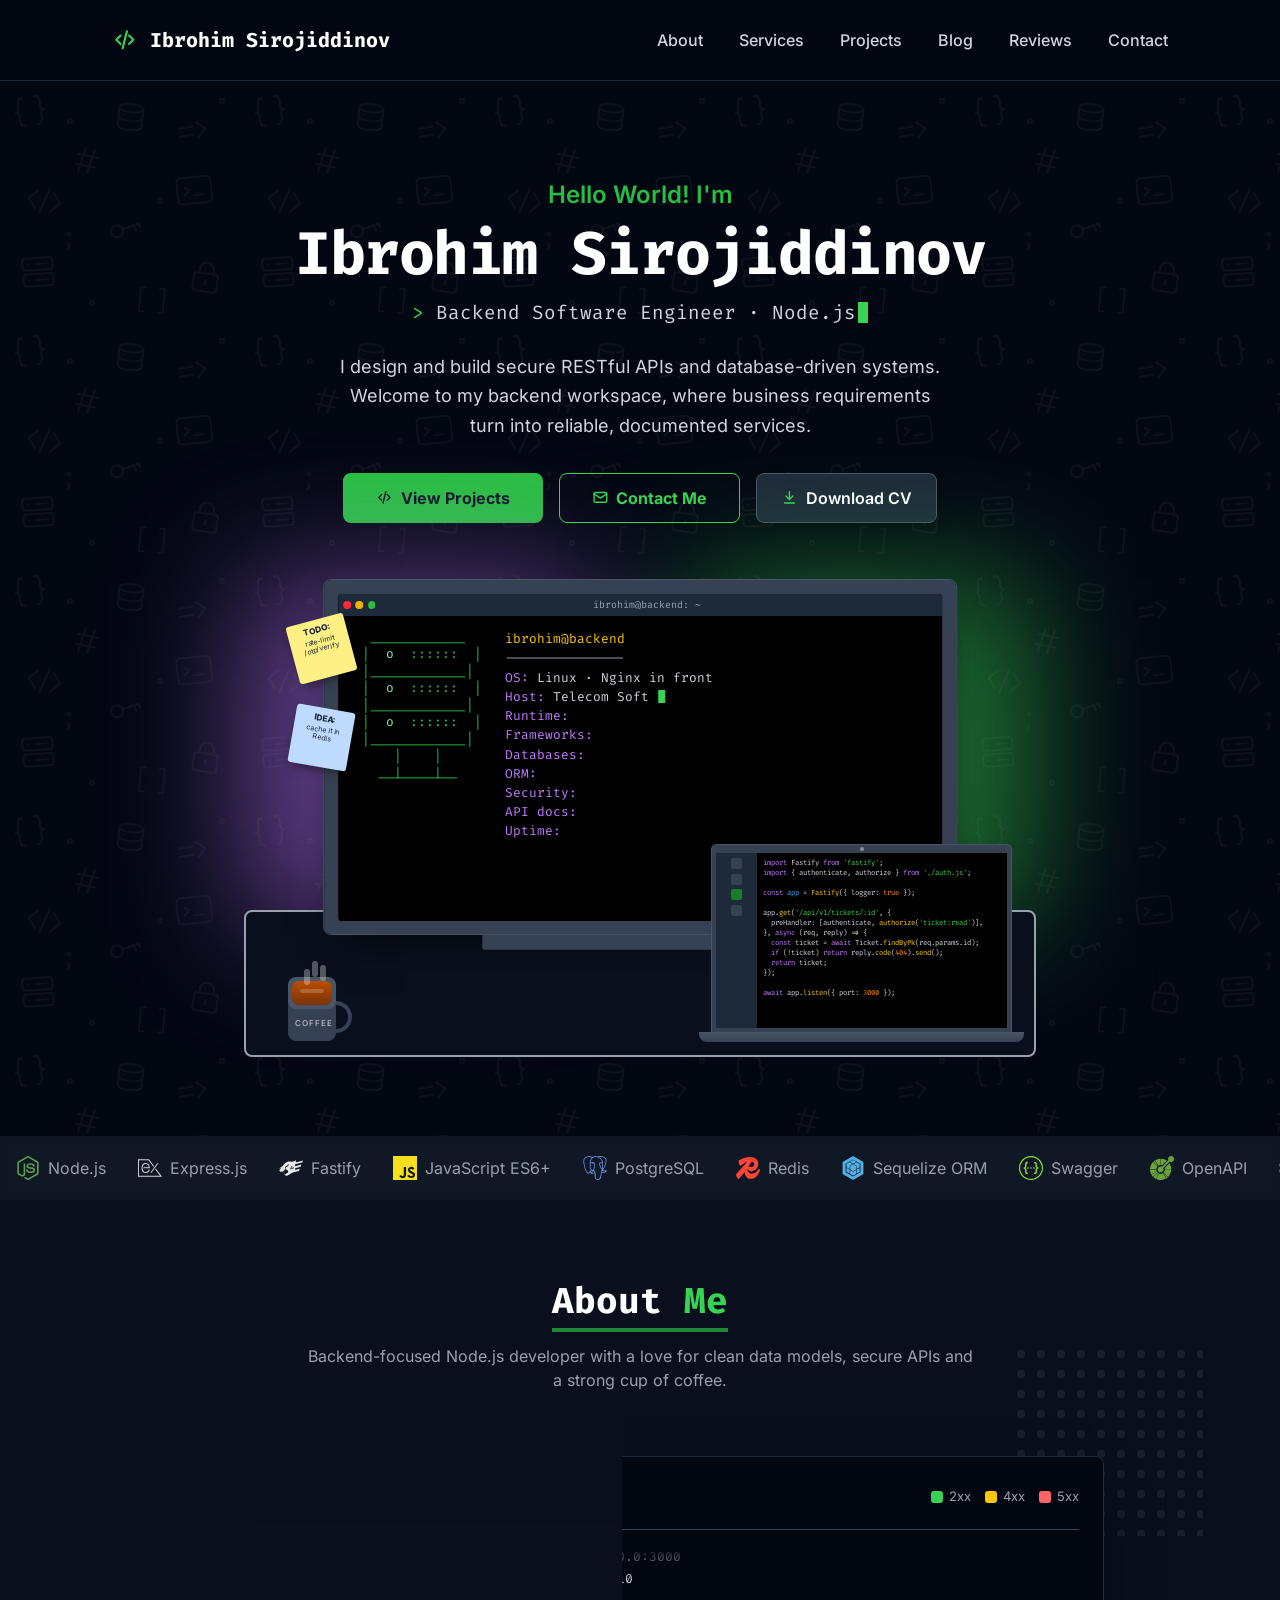
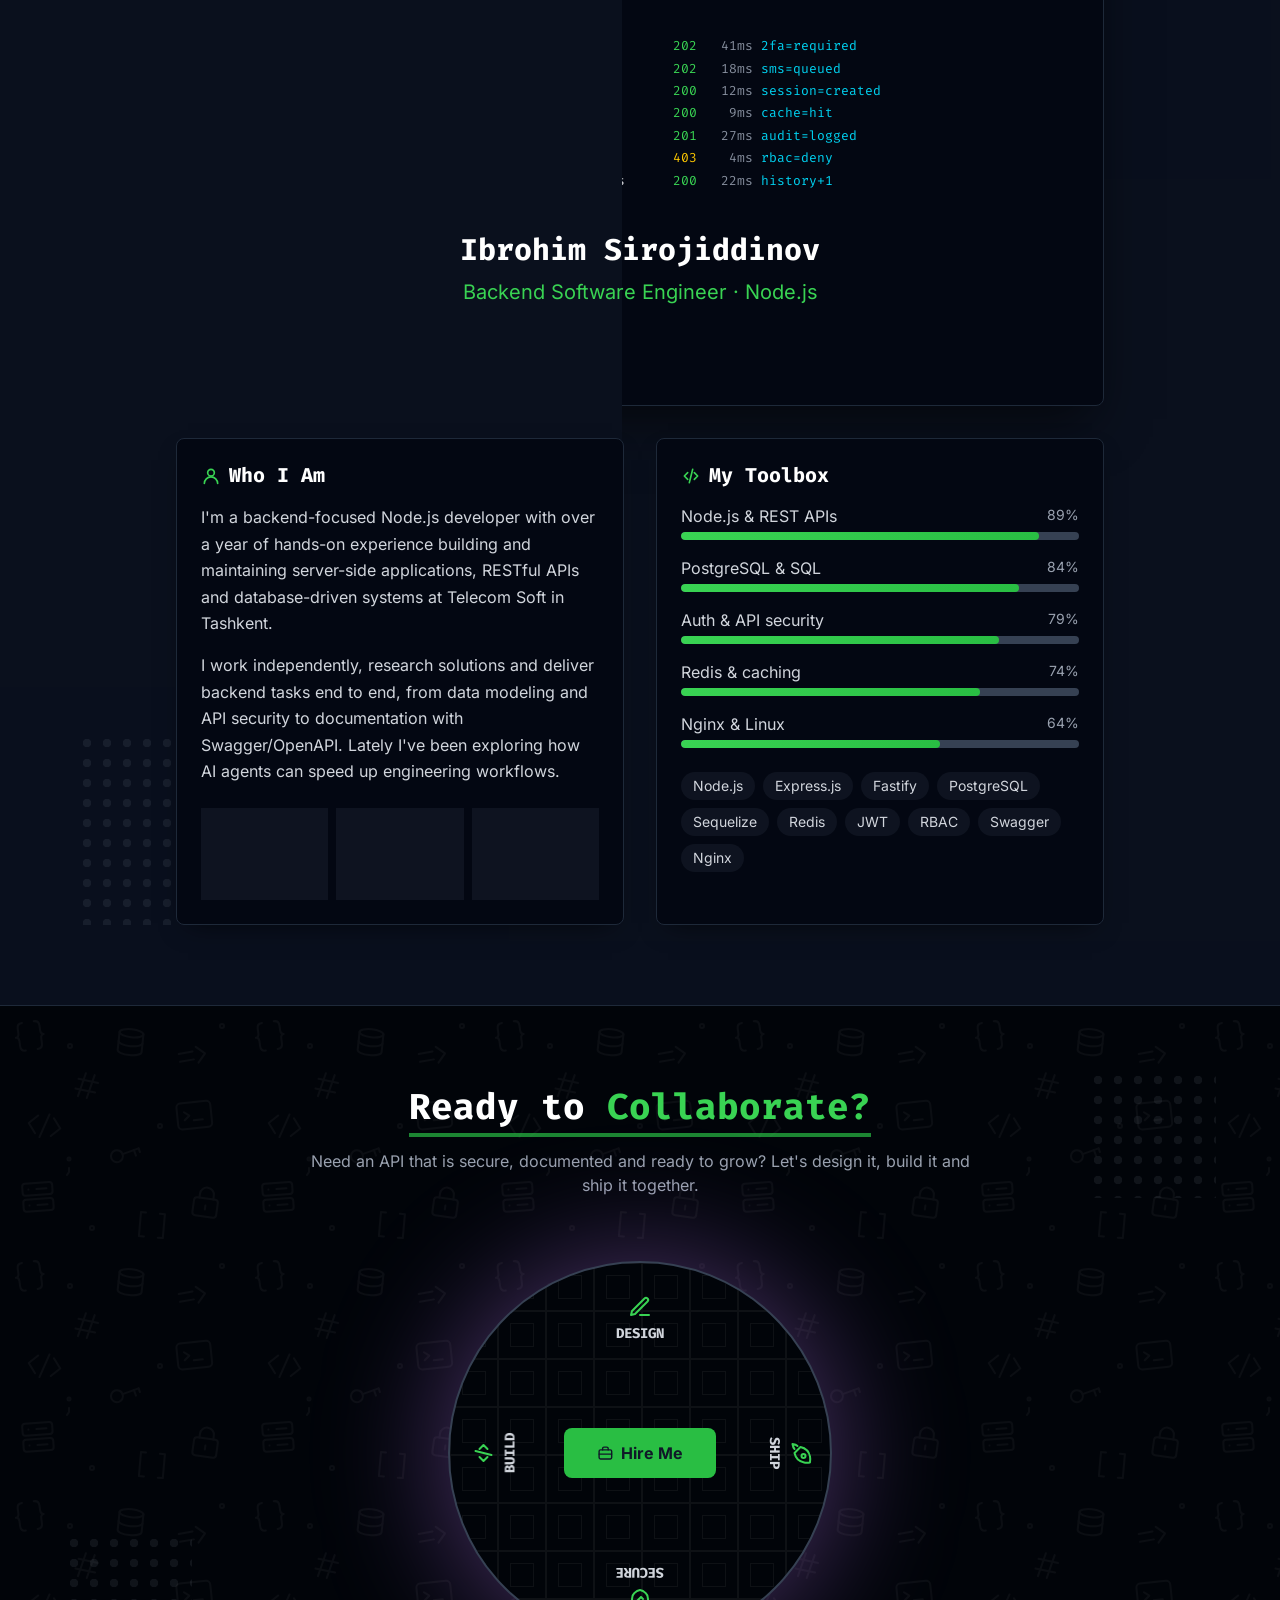
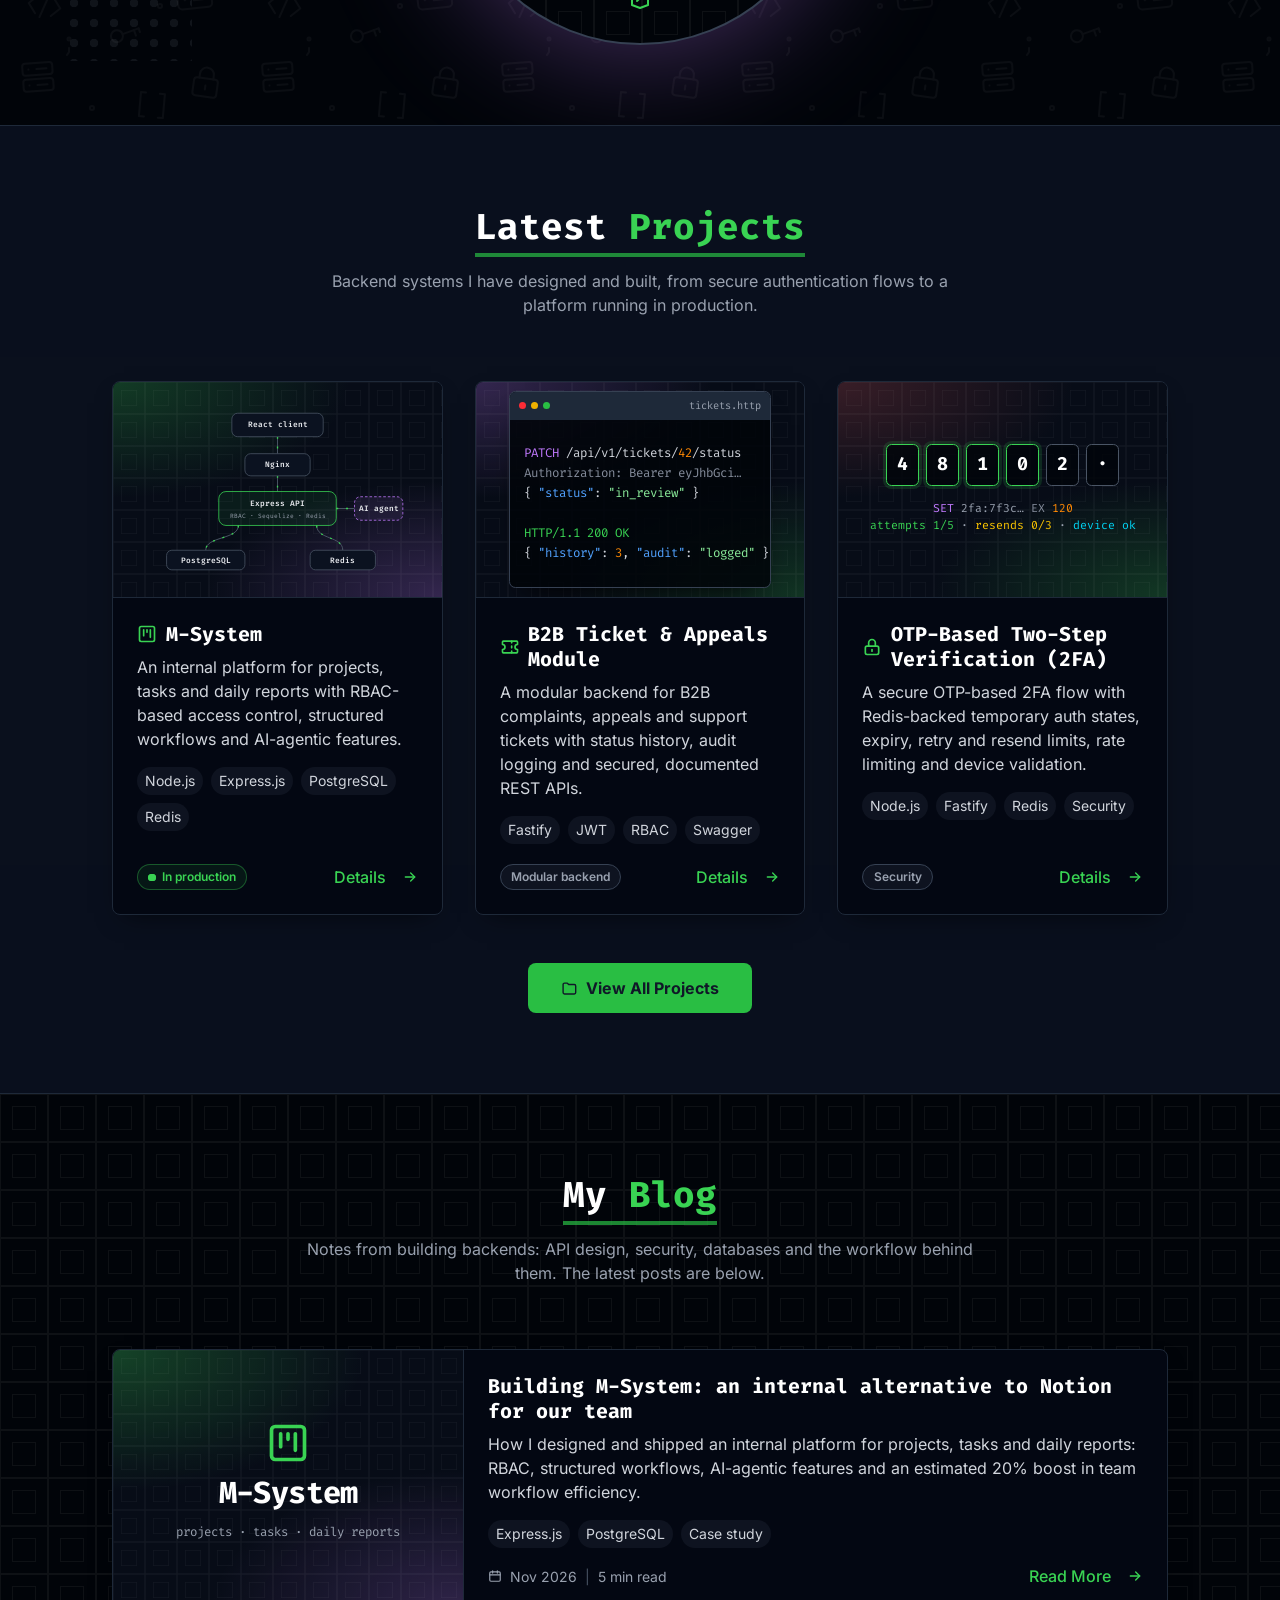
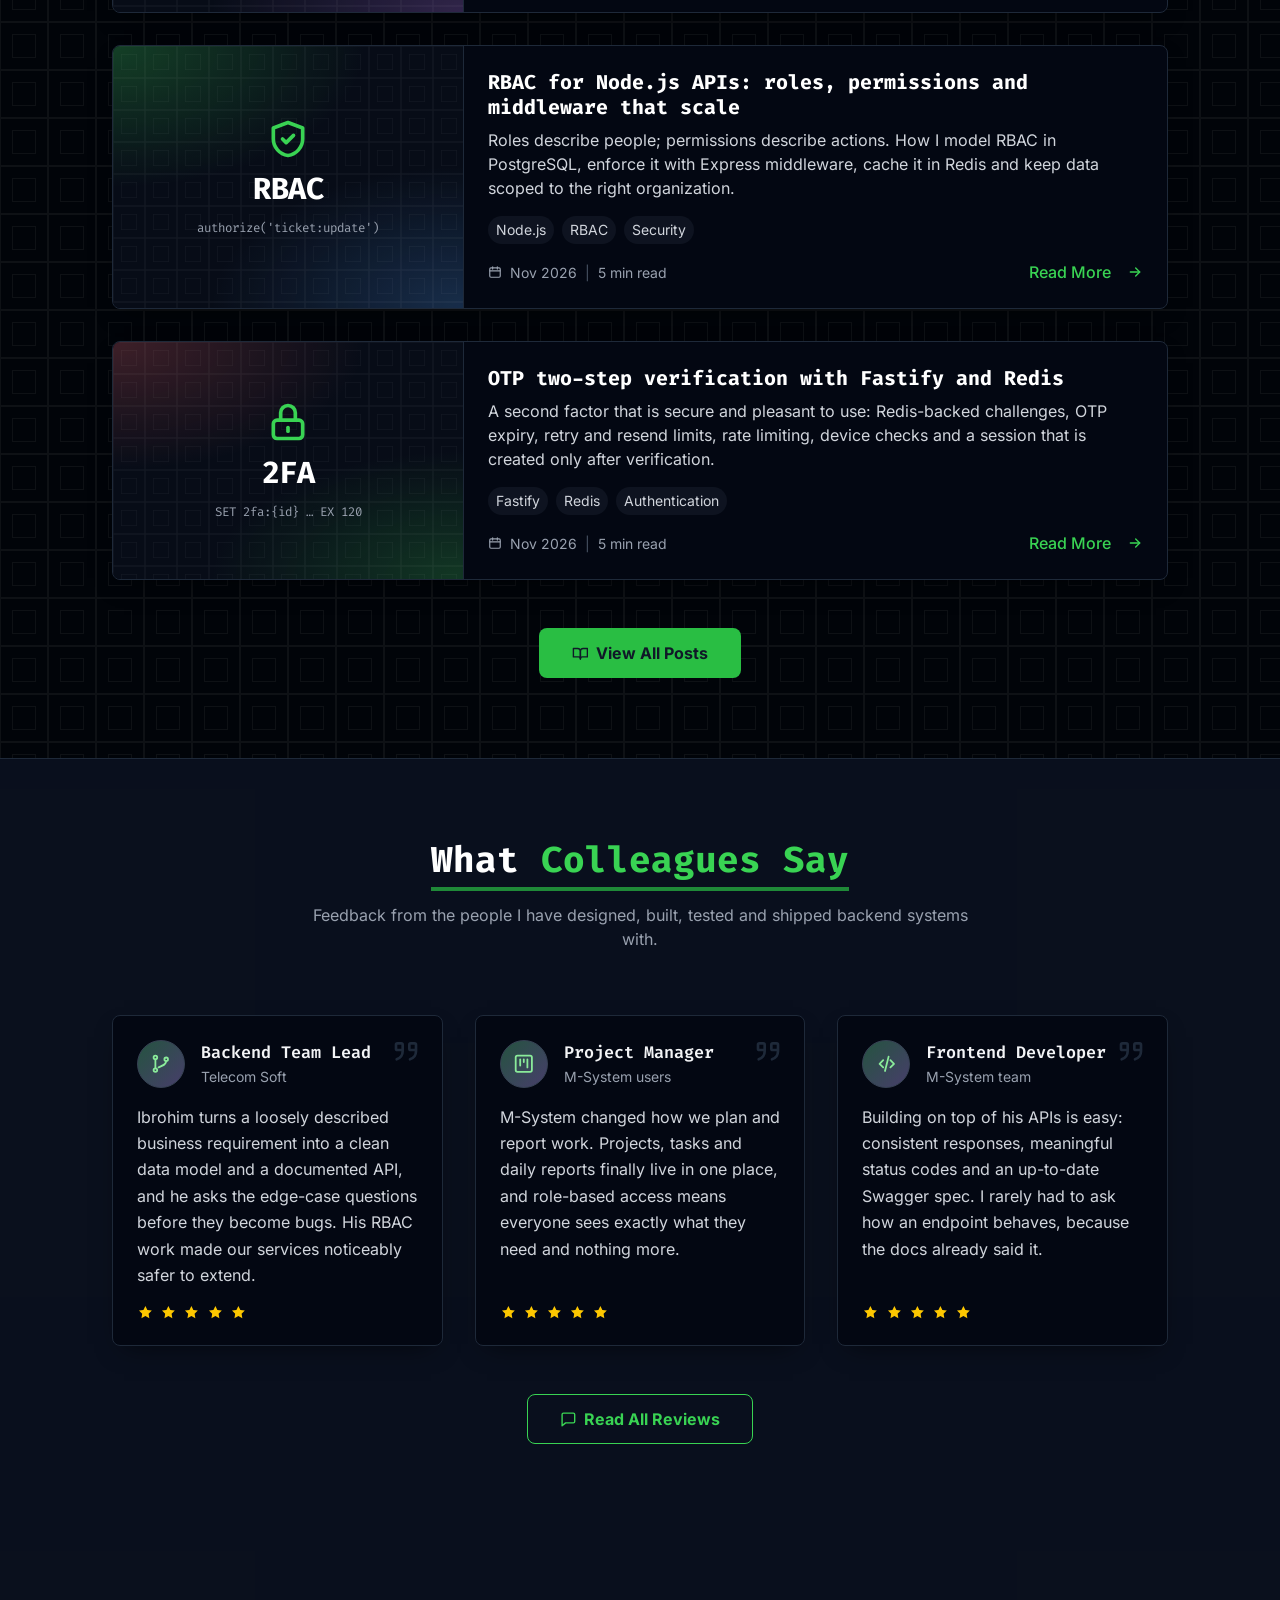
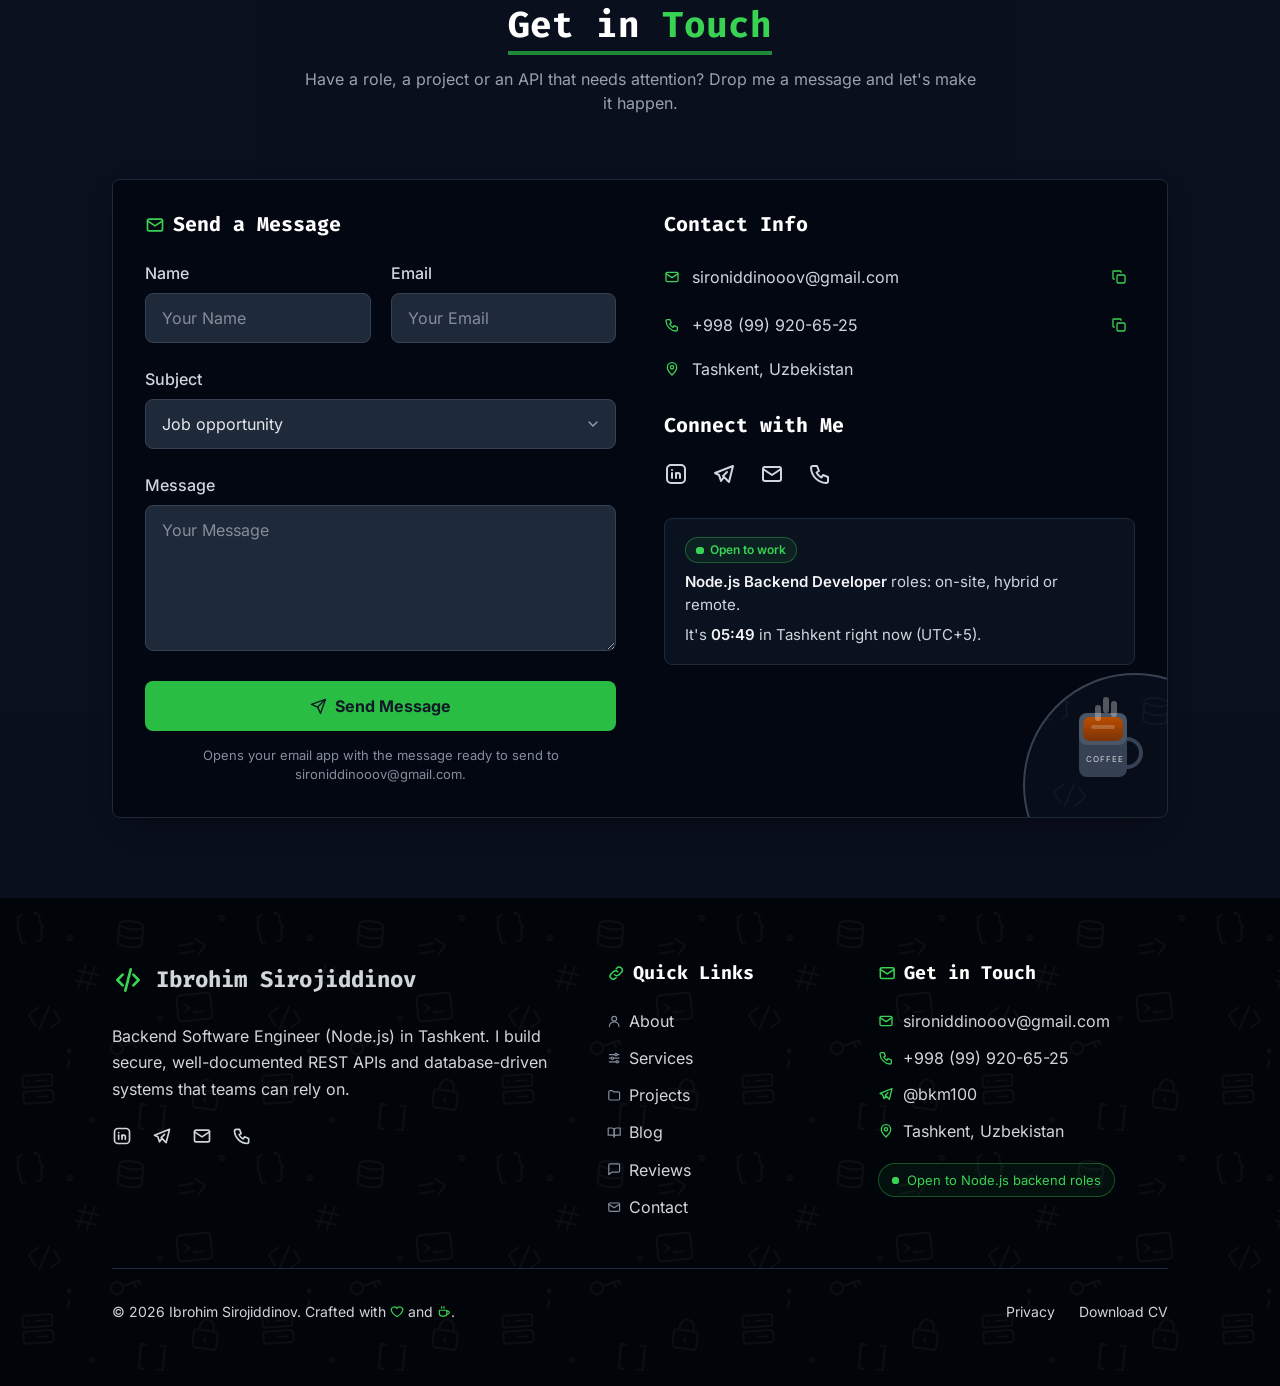
<file: index.html>
<!DOCTYPE html>
<html lang="en" class="no-js">
<head>
  <meta charset="utf-8">
  <meta name="viewport" content="width=device-width, initial-scale=1, viewport-fit=cover">
  <title>Ibrohim Sirojiddinov · Backend Software Engineer (Node.js)</title>
  <meta name="description" content="Ibrohim Sirojiddinov, Backend Software Engineer (Node.js) in Tashkent. Secure REST APIs and database-driven systems with Express.js, Fastify, PostgreSQL and Redis.">
  <meta name="author" content="Ibrohim Sirojiddinov">
  <meta name="theme-color" content="#030712">
  <meta name="color-scheme" content="dark">

  <meta property="og:type" content="profile">
  <meta property="og:site_name" content="Ibrohim Sirojiddinov">
  <meta property="og:title" content="Ibrohim Sirojiddinov · Backend Software Engineer (Node.js)">
  <meta property="og:description" content="Ibrohim Sirojiddinov, Backend Software Engineer (Node.js) in Tashkent. Secure REST APIs and database-driven systems with Express.js, Fastify, PostgreSQL and Redis.">
  <meta property="og:url" content="https://ibrohim-sirojiddinov.vercel.app/">
  <meta property="og:image" content="https://ibrohim-sirojiddinov.vercel.app/assets/img/og-image.png">
  <meta property="og:image:width" content="1200">
  <meta property="og:image:height" content="630">
  <meta property="og:image:alt" content="Ibrohim Sirojiddinov, Backend Software Engineer (Node.js), Tashkent">
  <meta name="twitter:card" content="summary_large_image">

  <link rel="icon" href="assets/img/favicon.svg" type="image/svg+xml">
  <link rel="apple-touch-icon" href="assets/img/apple-touch-icon.png">
  <link rel="preload" href="assets/fonts/inter-latin-wght-normal.woff2" as="font" type="font/woff2" crossorigin>
  <link rel="preload" href="assets/fonts/fira-code-latin-wght-normal.woff2" as="font" type="font/woff2" crossorigin>
  <link rel="stylesheet" href="assets/css/style.css">
  <script>document.documentElement.classList.replace('no-js', 'js');</script>
  <script src="assets/js/main.js" defer onerror="document.documentElement.classList.replace('js', 'no-js')"></script>
  <script type="application/ld+json">
  {
    "@context": "https://schema.org",
    "@type": "Person",
    "name": "Ibrohim Sirojiddinov",
    "jobTitle": "Backend Software Engineer (Node.js)",
    "url": "https://ibrohim-sirojiddinov.vercel.app/",
    "image": "https://ibrohim-sirojiddinov.vercel.app/assets/img/ibrohim.jpg",
    "email": "mailto:sironiddinooov@gmail.com",
    "telephone": "+998999206525",
    "address": { "@type": "PostalAddress", "addressLocality": "Tashkent", "addressCountry": "UZ" },
    "worksFor": { "@type": "Organization", "name": "Telecom Soft" },
    "alumniOf": { "@type": "CollegeOrUniversity", "name": "INHA University in Tashkent" },
    "knowsAbout": ["Node.js", "Express.js", "Fastify", "JavaScript", "REST APIs", "PostgreSQL", "Sequelize ORM", "Redis", "System Design", "Database Modeling", "SQL", "Nginx", "Linux", "RBAC", "OpenAPI"],
    "knowsLanguage": ["uz", "en", "ru"],
    "sameAs": ["https://www.linkedin.com/in/ibkm-dev", "https://t.me/bkm100"]
  }
  </script>
</head>
<body>
  <svg class="sprite" aria-hidden="true" focusable="false" xmlns="http://www.w3.org/2000/svg"><symbol id="i-arrow-right" viewBox="0 0 24 24"><path d="M5 12h14"/><path d="m13 6 6 6-6 6"/></symbol><symbol id="i-arrow-up" viewBox="0 0 24 24"><path d="M12 19V5"/><path d="m6 11 6-6 6 6"/></symbol><symbol id="i-book" viewBox="0 0 24 24"><path d="M2 5h6a4 4 0 0 1 4 4v11a3 3 0 0 0-3-3H2z"/><path d="M22 5h-6a4 4 0 0 0-4 4v11a3 3 0 0 1 3-3h7z"/></symbol><symbol id="i-briefcase" viewBox="0 0 24 24"><rect x="3" y="7" width="18" height="13" rx="2"/><path d="M8 7V5a2 2 0 0 1 2-2h4a2 2 0 0 1 2 2v2"/><path d="M3 13h18"/></symbol><symbol id="i-calendar" viewBox="0 0 24 24"><rect x="3" y="5" width="18" height="16" rx="2"/><path d="M16 3v4M8 3v4M3 10h18"/></symbol><symbol id="i-check-circle" viewBox="0 0 24 24"><circle cx="12" cy="12" r="9"/><path d="m8 12 3 3 5-6"/></symbol><symbol id="i-code" viewBox="0 0 24 24"><path d="m8 8-4 4 4 4"/><path d="m16 8 4 4-4 4"/><path d="m14 4-4 16"/></symbol><symbol id="i-coffee" viewBox="0 0 24 24"><path d="M4 9h13v5a5 5 0 0 1-5 5H9a5 5 0 0 1-5-5z"/><path d="M17 10.5h1.5a2.5 2.5 0 0 1 0 5H17"/><path d="M8 2.5v3M12 2.5v3"/></symbol><symbol id="i-copy" viewBox="0 0 24 24"><rect x="9" y="9" width="12" height="12" rx="2"/><path d="M5 15H4a1 1 0 0 1-1-1V4a1 1 0 0 1 1-1h10a1 1 0 0 1 1 1v1"/></symbol><symbol id="i-download" viewBox="0 0 24 24"><path d="M12 4v11"/><path d="m7 10 5 5 5-5"/><path d="M5 20h14"/></symbol><symbol id="i-external" viewBox="0 0 24 24"><path d="M14 4h6v6"/><path d="M20 4 10 14"/><path d="M18 14v5a1 1 0 0 1-1 1H5a1 1 0 0 1-1-1V7a1 1 0 0 1 1-1h5"/></symbol><symbol id="i-folder" viewBox="0 0 24 24"><path d="M3 6.5a2 2 0 0 1 2-2h4l2 2h8a2 2 0 0 1 2 2V18a2 2 0 0 1-2 2H5a2 2 0 0 1-2-2z"/></symbol><symbol id="i-git-branch" viewBox="0 0 24 24"><circle cx="6" cy="5" r="2"/><circle cx="6" cy="19" r="2"/><circle cx="18" cy="7" r="2"/><path d="M6 7v10"/><path d="M18 9c0 4-4 5-8.5 7"/></symbol><symbol id="i-heart" viewBox="0 0 24 24"><path d="M12 20s-7.5-4.6-9.3-9.4A5 5 0 0 1 12 6.2a5 5 0 0 1 9.3 4.4C19.5 15.4 12 20 12 20z"/></symbol><symbol id="i-kanban" viewBox="0 0 24 24"><rect x="3" y="3" width="18" height="18" rx="2"/><path d="M8 7v7M12 7v3M16 7v9"/></symbol><symbol id="i-link" viewBox="0 0 24 24"><path d="M10 14a4 4 0 0 0 5.7 0l3-3a4 4 0 0 0-5.7-5.7l-1 1"/><path d="M14 10a4 4 0 0 0-5.7 0l-3 3a4 4 0 0 0 5.7 5.7l1-1"/></symbol><symbol id="i-linkedin" viewBox="0 0 24 24"><path d="M8 11v5"/><path d="M8 8v.01"/><path d="M12 16v-5"/><path d="M16 16v-3a2 2 0 1 0-4 0"/><path d="M3 7a4 4 0 0 1 4-4h10a4 4 0 0 1 4 4v10a4 4 0 0 1-4 4H7a4 4 0 0 1-4-4z"/></symbol><symbol id="i-lock" viewBox="0 0 24 24"><rect x="4" y="11" width="16" height="10" rx="2"/><path d="M8 11V7a4 4 0 0 1 8 0v4"/><path d="M12 15v2"/></symbol><symbol id="i-mail" viewBox="0 0 24 24"><rect x="3" y="5" width="18" height="14" rx="2"/><path d="m3 7 9 6 9-6"/></symbol><symbol id="i-menu" viewBox="0 0 24 24"><path d="M4 7h16M4 12h16M4 17h16"/></symbol><symbol id="i-message" viewBox="0 0 24 24"><path d="M21 15a2 2 0 0 1-2 2H8l-5 4V5a2 2 0 0 1 2-2h14a2 2 0 0 1 2 2z"/></symbol><symbol id="i-pen" viewBox="0 0 24 24"><path d="M12 20h9"/><path d="M16.5 3.5a2.1 2.1 0 0 1 3 3L7 19l-4 1 1-4z"/></symbol><symbol id="i-phone" viewBox="0 0 24 24"><path d="M5 4h4l2 5-2.5 1.5a11 11 0 0 0 5 5L15 13l5 2v4a2 2 0 0 1-2 2A16 16 0 0 1 3 6a2 2 0 0 1 2-2"/></symbol><symbol id="i-pin" viewBox="0 0 24 24"><path d="M12 21s-7-6.2-7-11.5a7 7 0 0 1 14 0C19 14.8 12 21 12 21z"/><circle cx="12" cy="9.5" r="2.5"/></symbol><symbol id="i-quote" viewBox="0 0 24 24"><path d="M9.5 10.5H5.5a1 1 0 0 1-1-1V6.5a1 1 0 0 1 1-1h3a1 1 0 0 1 1 1v5c0 3-1.6 5-4.5 6"/><path d="M19.5 10.5h-4a1 1 0 0 1-1-1V6.5a1 1 0 0 1 1-1h3a1 1 0 0 1 1 1v5c0 3-1.6 5-4.5 6"/></symbol><symbol id="i-rocket" viewBox="0 0 24 24"><path d="M5 15c-1.5 1.5-2 5-2 5s3.5-.5 5-2"/><path d="m9 15-3-3c1-4.5 4.5-8.5 9.5-9.5 1.9-.4 3.8-.3 5.9 0 .3 2.1.4 4 0 5.9C20.5 13.5 16.5 17 12 18z"/><circle cx="15" cy="9" r="2"/></symbol><symbol id="i-send" viewBox="0 0 24 24"><path d="M22 2 11 13"/><path d="M22 2 15 22l-4-9-9-4z"/></symbol><symbol id="i-shield" viewBox="0 0 24 24"><path d="M12 3 4 6v6c0 4.5 3.4 8.3 8 9 4.6-.7 8-4.5 8-9V6l-8-3z"/><path d="m9 12 2 2 4-4"/></symbol><symbol id="i-sliders" viewBox="0 0 24 24"><path d="M4 6h9M17 6h3M4 12h3M11 12h9M4 18h11M19 18h1"/><circle cx="15" cy="6" r="2"/><circle cx="9" cy="12" r="2"/><circle cx="17" cy="18" r="2"/></symbol><symbol id="i-star" viewBox="0 0 24 24"><path fill="currentColor" stroke="none" d="M12 2.8l2.83 5.74 6.33.92-4.58 4.47 1.08 6.3L12 17.25l-5.66 2.98 1.08-6.3L2.84 9.46l6.33-.92z"/></symbol><symbol id="i-telegram" viewBox="0 0 24 24"><path d="m15 10-4 4 6 6 4-16-18 7 4 2 2 6 3-4"/></symbol><symbol id="i-ticket" viewBox="0 0 24 24"><path d="M4 5h16a1 1 0 0 1 1 1v3a3 3 0 0 0 0 6v3a1 1 0 0 1-1 1H4a1 1 0 0 1-1-1v-3a3 3 0 0 0 0-6V6a1 1 0 0 1 1-1z"/><path d="M14 5v2M14 11v2M14 17v2"/></symbol><symbol id="i-user" viewBox="0 0 24 24"><circle cx="12" cy="8" r="4"/><path d="M4 21a8 8 0 0 1 16 0"/></symbol><symbol id="i-x" viewBox="0 0 24 24"><path d="M6 6l12 12M18 6 6 18"/></symbol><symbol id="b-express" viewBox="0 0 24 24"><path d="M12.262 16.666h1.146l6.975-9.325H19.22zm9.778 1.441v.004l-4.334-5.706-.557.74 4.873 6.682H.945V4.173h9.505l5.026 6.7.574-.772-4.374-5.928h.003l-.719-.945H0v17.544h24zM10.917 8.705a3.8 3.8 0 0 0-1.292-1.183q-.796-.45-1.916-.45c-.746 0-1.37.14-1.906.424a3.76 3.76 0 0 0-1.31 1.12 4.9 4.9 0 0 0-.75 1.581 7.17 7.17 0 0 0 0 3.696c.148.567.402 1.101.75 1.573a3.5 3.5 0 0 0 1.31 1.066q.803.39 1.906.389 1.77 0 2.739-.868.966-.867 1.328-2.457h-1.139q-.271 1.084-.977 1.734-.704.651-1.952.65-.812 0-1.392-.342a3.1 3.1 0 0 1-.957-.869 3.5 3.5 0 0 1-.551-1.182 5 5 0 0 1-.17-1.133 9 9 0 0 0-.015-.286 4.5 4.5 0 0 1 .015-.829c.047-.418.147-.83.296-1.223A3.7 3.7 0 0 1 5.54 9.05a2.9 2.9 0 0 1 .922-.742q.541-.28 1.246-.28c.47 0 .869.093 1.23.28q.541.281.922.742.379.461.587 1.057t.225 1.246H5.625l.004.957h6.182a7.3 7.3 0 0 0-.18-1.924 4.9 4.9 0 0 0-.715-1.68z"/></symbol><symbol id="b-fastify" viewBox="0 0 24 24"><path d="M23.245 6.49L24 4.533l-.031-.121-7.473 1.967c.797-1.153.523-2.078.523-2.078s-2.387 1.524-4.193 1.485c-1.804-.04-2.387-.52-5.155.362-2.768.882-3.551 3.59-4.351 4.173-.804.583-3.32 2.477-3.32 2.477l.006.034 2.27-.724s-.622.585-1.945 2.37l-.062-.057.002.011s1.064 1.626 2.107 1.324a2.14 2.14 0 0 0 .353-.147c.419.234.967.463 1.572.525 0 0-.41-.475-.752-1.017l.238-.154.865.318-.096-.812c.003-.003.006-.003.008-.006l.849.311-.105-.738a5.65 5.65 0 0 1 .322-.158l.885-3.345 3.662-2.497-.291.733c-.741 1.826-2.135 2.256-2.135 2.256l-.582.22c-.433.512-.614.637-.764 2.353.348-.088.682-.107.984-.028 1.564.421 2.107 2.307 1.685 2.827-.104.13-.356.354-.673.617H7.77l-.008.514-.065.051h-.645l-.009.504-.17.127c-.607.011-1.373-.518-1.373-.518 0 .481.401 1.225.401 1.225l.07-.034-.061.045s1.625 1.083 2.646.681c.91-.356 3.263-2.213 5.296-3.093l6.15-1.62.811-2.1-4.688 1.235v-1.889l5.5-1.448.811-2.1-6.31 1.662V8.367zm-11.163 4l1.459-.384.02.074-.455 1.179-1.513.398zm.503 2.526l-1.512.398.489-1.266 1.459-.385.02.074zm1.971-.424l-1.513.398.49-1.266 1.459-.385.02.073Z"/></symbol><symbol id="b-js" viewBox="0 0 24 24"><path d="M0 0h24v24H0V0zm22.034 18.276c-.175-1.095-.888-2.015-3.003-2.873-.736-.345-1.554-.585-1.797-1.14-.091-.33-.105-.51-.046-.705.15-.646.915-.84 1.515-.66.39.12.75.42.976.9 1.034-.676 1.034-.676 1.755-1.125-.27-.42-.404-.601-.586-.78-.63-.705-1.469-1.065-2.834-1.034l-.705.089c-.676.165-1.32.525-1.71 1.005-1.14 1.291-.811 3.541.569 4.471 1.365 1.02 3.361 1.244 3.616 2.205.24 1.17-.87 1.545-1.966 1.41-.811-.18-1.26-.586-1.755-1.336l-1.83 1.051c.21.48.45.689.81 1.109 1.74 1.756 6.09 1.666 6.871-1.004.029-.09.24-.705.074-1.65l.046.067zm-8.983-7.245h-2.248c0 1.938-.009 3.864-.009 5.805 0 1.232.063 2.363-.138 2.711-.33.689-1.18.601-1.566.48-.396-.196-.597-.466-.83-.855-.063-.105-.11-.196-.127-.196l-1.825 1.125c.305.63.75 1.172 1.324 1.517.855.51 2.004.675 3.207.405.783-.226 1.458-.691 1.811-1.411.51-.93.402-2.07.397-3.346.012-2.054 0-4.109 0-6.179l.004-.056z"/></symbol><symbol id="b-jwt" viewBox="0 0 24 24"><path d="M10.2 0v6.456L12 8.928l1.8-2.472V0zm3.6 6.456v3.072l2.904-.96L20.52 3.36l-2.928-2.136zm2.904 2.112l-1.8 2.496 2.928.936 6.144-1.992-1.128-3.432zM17.832 12l-2.928.936 1.8 2.496 6.144 1.992 1.128-3.432zm-1.128 3.432l-2.904-.96v3.072l3.792 5.232 2.928-2.136zM13.8 17.544L12 15.072l-1.8 2.472V24h3.6zm-3.6 0v-3.072l-2.904.96L3.48 20.64l2.928 2.136zm-2.904-2.112l1.8-2.496L6.168 12 .024 13.992l1.128 3.432zM6.168 12l2.928-.936-1.8-2.496-6.144-1.992-1.128 3.432zm1.128-3.432l2.904.96V6.456L6.408 1.224 3.48 3.36Z"/></symbol><symbol id="b-linux" viewBox="0 0 24 24"><path d="M12.504 0c-.155 0-.315.008-.48.021-4.226.333-3.105 4.807-3.17 6.298-.076 1.092-.3 1.953-1.05 3.02-.885 1.051-2.127 2.75-2.716 4.521-.278.832-.41 1.684-.287 2.489a.424.424 0 00-.11.135c-.26.268-.45.6-.663.839-.199.199-.485.267-.797.4-.313.136-.658.269-.864.68-.09.189-.136.394-.132.602 0 .199.027.4.055.536.058.399.116.728.04.97-.249.68-.28 1.145-.106 1.484.174.334.535.47.94.601.81.2 1.91.135 2.774.6.926.466 1.866.67 2.616.47.526-.116.97-.464 1.208-.946.587-.003 1.23-.269 2.26-.334.699-.058 1.574.267 2.577.2.025.134.063.198.114.333l.003.003c.391.778 1.113 1.132 1.884 1.071.771-.06 1.592-.536 2.257-1.306.631-.765 1.683-1.084 2.378-1.503.348-.199.629-.469.649-.853.023-.4-.2-.811-.714-1.376v-.097l-.003-.003c-.17-.2-.25-.535-.338-.926-.085-.401-.182-.786-.492-1.046h-.003c-.059-.054-.123-.067-.188-.135a.357.357 0 00-.19-.064c.431-1.278.264-2.55-.173-3.694-.533-1.41-1.465-2.638-2.175-3.483-.796-1.005-1.576-1.957-1.56-3.368.026-2.152.236-6.133-3.544-6.139zm.529 3.405h.013c.213 0 .396.062.584.198.19.135.33.332.438.533.105.259.158.459.166.724 0-.02.006-.04.006-.06v.105a.086.086 0 01-.004-.021l-.004-.024a1.807 1.807 0 01-.15.706.953.953 0 01-.213.335.71.71 0 00-.088-.042c-.104-.045-.198-.064-.284-.133a1.312 1.312 0 00-.22-.066c.05-.06.146-.133.183-.198.053-.128.082-.264.088-.402v-.02a1.21 1.21 0 00-.061-.4c-.045-.134-.101-.2-.183-.333-.084-.066-.167-.132-.267-.132h-.016c-.093 0-.176.03-.262.132a.8.8 0 00-.205.334 1.18 1.18 0 00-.09.4v.019c.002.089.008.179.02.267-.193-.067-.438-.135-.607-.202a1.635 1.635 0 01-.018-.2v-.02a1.772 1.772 0 01.15-.768c.082-.22.232-.406.43-.533a.985.985 0 01.594-.2zm-2.962.059h.036c.142 0 .27.048.399.135.146.129.264.288.344.465.09.199.14.4.153.667v.004c.007.134.006.2-.002.266v.08c-.03.007-.056.018-.083.024-.152.055-.274.135-.393.2.012-.09.013-.18.003-.267v-.015c-.012-.133-.04-.2-.082-.333a.613.613 0 00-.166-.267.248.248 0 00-.183-.064h-.021c-.071.006-.13.04-.186.132a.552.552 0 00-.12.27.944.944 0 00-.023.33v.015c.012.135.037.2.08.334.046.134.098.2.166.268.01.009.02.018.034.024-.07.057-.117.07-.176.136a.304.304 0 01-.131.068 2.62 2.62 0 01-.275-.402 1.772 1.772 0 01-.155-.667 1.759 1.759 0 01.08-.668 1.43 1.43 0 01.283-.535c.128-.133.26-.2.418-.2zm1.37 1.706c.332 0 .733.065 1.216.399.293.2.523.269 1.052.468h.003c.255.136.405.266.478.399v-.131a.571.571 0 01.016.47c-.123.31-.516.643-1.063.842v.002c-.268.135-.501.333-.775.465-.276.135-.588.292-1.012.267a1.139 1.139 0 01-.448-.067 3.566 3.566 0 01-.322-.198c-.195-.135-.363-.332-.612-.465v-.005h-.005c-.4-.246-.616-.512-.686-.71-.07-.268-.005-.47.193-.6.224-.135.38-.271.483-.336.104-.074.143-.102.176-.131h.002v-.003c.169-.202.436-.47.839-.601.139-.036.294-.065.466-.065zm2.8 2.142c.358 1.417 1.196 3.475 1.735 4.473.286.534.855 1.659 1.102 3.024.156-.005.33.018.513.064.646-1.671-.546-3.467-1.089-3.966-.22-.2-.232-.335-.123-.335.59.534 1.365 1.572 1.646 2.757.13.535.16 1.104.021 1.67.067.028.135.06.205.067 1.032.534 1.413.938 1.23 1.537v-.043c-.06-.003-.12 0-.18 0h-.016c.151-.467-.182-.825-1.065-1.224-.915-.4-1.646-.336-1.77.465-.008.043-.013.066-.018.135-.068.023-.139.053-.209.064-.43.268-.662.669-.793 1.187-.13.533-.17 1.156-.205 1.869v.003c-.02.334-.17.838-.319 1.35-1.5 1.072-3.58 1.538-5.348.334a2.645 2.645 0 00-.402-.533 1.45 1.45 0 00-.275-.333c.182 0 .338-.03.465-.067a.615.615 0 00.314-.334c.108-.267 0-.697-.345-1.163-.345-.467-.931-.995-1.788-1.521-.63-.4-.986-.87-1.15-1.396-.165-.534-.143-1.085-.015-1.645.245-1.07.873-2.11 1.274-2.763.107-.065.037.135-.408.974-.396.751-1.14 2.497-.122 3.854a8.123 8.123 0 01.647-2.876c.564-1.278 1.743-3.504 1.836-5.268.048.036.217.135.289.202.218.133.38.333.59.465.21.201.477.335.876.335.039.003.075.006.11.006.412 0 .73-.134.997-.268.29-.134.52-.334.74-.4h.005c.467-.135.835-.402 1.044-.7zm2.185 8.958c.037.6.343 1.245.882 1.377.588.134 1.434-.333 1.791-.765l.211-.01c.315-.007.577.01.847.268l.003.003c.208.199.305.53.391.876.085.4.154.78.409 1.066.486.527.645.906.636 1.14l.003-.007v.018l-.003-.012c-.015.262-.185.396-.498.595-.63.401-1.746.712-2.457 1.57-.618.737-1.37 1.14-2.036 1.191-.664.053-1.237-.2-1.574-.898l-.005-.003c-.21-.4-.12-1.025.056-1.69.176-.668.428-1.344.463-1.897.037-.714.076-1.335.195-1.814.12-.465.308-.797.641-.984l.045-.022zm-10.814.049h.01c.053 0 .105.005.157.014.376.055.706.333 1.023.752l.91 1.664.003.003c.243.533.754 1.064 1.189 1.637.434.598.77 1.131.729 1.57v.006c-.057.744-.48 1.148-1.125 1.294-.645.135-1.52.002-2.395-.464-.968-.536-2.118-.469-2.857-.602-.369-.066-.61-.2-.723-.4-.11-.2-.113-.602.123-1.23v-.004l.002-.003c.117-.334.03-.752-.027-1.118-.055-.401-.083-.71.043-.94.16-.334.396-.4.69-.533.294-.135.64-.202.915-.47h.002v-.002c.256-.268.445-.601.668-.838.19-.201.38-.336.663-.336zm7.159-9.074c-.435.201-.945.535-1.488.535-.542 0-.97-.267-1.28-.466-.154-.134-.28-.268-.373-.335-.164-.134-.144-.333-.074-.333.109.016.129.134.199.2.096.066.215.2.36.333.292.2.68.467 1.167.467.485 0 1.053-.267 1.398-.466.195-.135.445-.334.648-.467.156-.136.149-.267.279-.267.128.016.034.134-.147.332a8.097 8.097 0 01-.69.468zm-1.082-1.583V5.64c-.006-.02.013-.042.029-.05.074-.043.18-.027.26.004.063 0 .16.067.15.135-.006.049-.085.066-.135.066-.055 0-.092-.043-.141-.068-.052-.018-.146-.008-.163-.065zm-.551 0c-.02.058-.113.049-.166.066-.047.025-.086.068-.14.068-.05 0-.13-.02-.136-.068-.01-.066.088-.133.15-.133.08-.031.184-.047.259-.005.019.009.036.03.03.05v.02h.003z"/></symbol><symbol id="b-nginx" viewBox="0 0 24 24"><path d="M12 0L1.605 6v12L12 24l10.395-6V6L12 0zm6 16.59c0 .705-.646 1.29-1.529 1.29-.631 0-1.351-.255-1.801-.81l-6-7.141v6.66c0 .721-.57 1.29-1.274 1.29H7.32c-.721 0-1.29-.6-1.29-1.29V7.41c0-.705.63-1.29 1.5-1.29.646 0 1.38.255 1.83.81l5.97 7.141V7.41c0-.721.6-1.29 1.29-1.29h.075c.72 0 1.29.6 1.29 1.29v9.18H18z"/></symbol><symbol id="b-node" viewBox="0 0 24 24"><path d="M11.998,24c-0.321,0-0.641-0.084-0.922-0.247l-2.936-1.737c-0.438-0.245-0.224-0.332-0.08-0.383 c0.585-0.203,0.703-0.25,1.328-0.604c0.065-0.037,0.151-0.023,0.218,0.017l2.256,1.339c0.082,0.045,0.197,0.045,0.272,0l8.795-5.076 c0.082-0.047,0.134-0.141,0.134-0.238V6.921c0-0.099-0.053-0.192-0.137-0.242l-8.791-5.072c-0.081-0.047-0.189-0.047-0.271,0 L3.075,6.68C2.99,6.729,2.936,6.825,2.936,6.921v10.15c0,0.097,0.054,0.189,0.139,0.235l2.409,1.392 c1.307,0.654,2.108-0.116,2.108-0.89V7.787c0-0.142,0.114-0.253,0.256-0.253h1.115c0.139,0,0.255,0.112,0.255,0.253v10.021 c0,1.745-0.95,2.745-2.604,2.745c-0.508,0-0.909,0-2.026-0.551L2.28,18.675c-0.57-0.329-0.922-0.945-0.922-1.604V6.921 c0-0.659,0.353-1.275,0.922-1.603l8.795-5.082c0.557-0.315,1.296-0.315,1.848,0l8.794,5.082c0.57,0.329,0.924,0.944,0.924,1.603 v10.15c0,0.659-0.354,1.273-0.924,1.604l-8.794,5.078C12.643,23.916,12.324,24,11.998,24z M19.099,13.993 c0-1.9-1.284-2.406-3.987-2.763c-2.731-0.361-3.009-0.548-3.009-1.187c0-0.528,0.235-1.233,2.258-1.233 c1.807,0,2.473,0.389,2.747,1.607c0.024,0.115,0.129,0.199,0.247,0.199h1.141c0.071,0,0.138-0.031,0.186-0.081 c0.048-0.054,0.074-0.123,0.067-0.196c-0.177-2.098-1.571-3.076-4.388-3.076c-2.508,0-4.004,1.058-4.004,2.833 c0,1.925,1.488,2.457,3.895,2.695c2.88,0.282,3.103,0.703,3.103,1.269c0,0.983-0.789,1.402-2.642,1.402 c-2.327,0-2.839-0.584-3.011-1.742c-0.02-0.124-0.126-0.215-0.253-0.215h-1.137c-0.141,0-0.254,0.112-0.254,0.253 c0,1.482,0.806,3.248,4.655,3.248C17.501,17.007,19.099,15.91,19.099,13.993z"/></symbol><symbol id="b-openapi" viewBox="0 0 24 24"><path d="M21.039 0a2.959 2.959 0 00-2.65 4.274l-6.447 6.447a2.96 2.96 0 101.335 1.336l6.447-6.447A2.959 2.959 0 1021.04 0zM10.628 2.745c-.072 0-.143.003-.214.004-.072.002-.143.002-.215.005-.447.018-.893.064-1.335.138l-.03.005-.185.033-.105.02a7.718 7.718 0 00-.289.062l-.032.008a10.69 10.69 0 00-2.55.95l-.155.089c-.063.034-.125.07-.187.105-.046.027-.093.051-.14.079H5.19l-.01.005-.036.02v.002l.111.184 3.15 5.23a4.168 4.168 0 01.38-.202 4.294 4.294 0 011.628-.413c.071-.004.143-.008.214-.008zm.428.01v6.333c.325.034.647.103.96.209l4.66-4.66c-.173-.12-.348-.237-.528-.347l-.026-.015c-.056-.035-.112-.067-.168-.1l-.098-.056-.099-.055a12.735 12.735 0 00-.171-.092l-.027-.014a10.628 10.628 0 00-1.425-.617c-.69-.241-1.403-.41-2.128-.505l-.089-.012-.09-.01a6.56 6.56 0 00-.17-.019l-.049-.004-.204-.017a6.44 6.44 0 00-.255-.015c-.031-.003-.062-.003-.093-.004zM4.782 4.498a9.92 9.92 0 00-1.36 1.062l4.461 4.461.018.018c.049-.04.098-.078.149-.116l-.011-.018zm-1.67 1.36c-.05.05-.098.103-.147.154l-.149.155c-.33.357-.63.73-.902 1.118l-.039.056a10.588 10.588 0 00-.216.326 10.6 10.6 0 00-1.65 5.276l-.006.215-.003.214h6.317c0-.072.007-.143.01-.214.005-.072.006-.144.013-.215.081-.822.399-1.625.952-2.3.045-.055.096-.106.144-.16.048-.052.093-.107.144-.158zm16.255 1.464l-4.663 4.663c.106.312.175.634.21.959h6.332l-.004-.094a11.579 11.579 0 00-.032-.456l-.005-.052a13.044 13.044 0 00-.026-.241v-.009l-.033-.24v-.009a10.618 10.618 0 00-.327-1.493l-.003-.01a15.839 15.839 0 00-.07-.228l-.01-.03a14.111 14.111 0 00-.069-.204l-.02-.055a5.65 5.65 0 00-.153-.405 7.84 7.84 0 00-.093-.227 16.67 16.67 0 00-.063-.144l-.037-.081a13.776 13.776 0 00-.08-.171l-.024-.052-.096-.194-.014-.027a11.2 11.2 0 00-.112-.212l-.004-.008a10.615 10.615 0 00-.604-.98zm-4.43 6.05c0 .071-.006.142-.01.214-.003.072-.005.143-.012.214a4.29 4.29 0 01-.952 2.301c-.045.055-.096.107-.144.16-.048.053-.093.108-.144.159l4.467 4.467c.051-.051.099-.104.148-.155.05-.052.1-.103.148-.155.331-.358.633-.733.905-1.122l.032-.046.098-.144.085-.13.04-.063a10.597 10.597 0 001.647-5.272c.003-.071.004-.143.006-.214.001-.071.004-.143.004-.214zM.01 13.8l.004.093.01.179.005.076.017.206.005.046c.007.076.015.153.024.228l.003.022a9.605 9.605 0 00.033.248c.072.505.182 1.005.327 1.497l.002.006c.022.077.047.154.071.23l.004.014.005.014a15.737 15.737 0 00.153.439l.03.08.059.148a7.702 7.702 0 00.093.228l.062.14.038.084.078.169.027.054a10.677 10.677 0 00.225.441l.025.043 5.408-3.258.02-.012a4.314 4.314 0 01-.395-1.414h-.025zm.505 2.846l-.206.058.002.005zm6.425-1.052l-5.415 3.262c.083.139.17.273.259.406l.008.014.004.005.008.014h.001c.007.012.014.022.022.032l.001.002v.001a10.634 10.634 0 00.298.417l.006.008a9.963 9.963 0 00.29.368l.033.04c.043.052.086.103.13.153l.057.065.112.127.064.069.029.031.083.09.035.035c.049.051.098.103.149.153L7.58 16.42a3.86 3.86 0 01-.285-.321 4.422 4.422 0 01-.356-.505zm6.416 1.111c-.05.04-.1.079-.15.116l.011.018 3.257 5.407c.151-.099.3-.2.446-.307.315-.232.62-.484.914-.756l-4.46-4.46zm-5.457.003l-.015.015-4.46 4.46a8.966 8.966 0 00.195.176c.022.02.043.04.065.058l.152.13a10.622 10.622 0 00.215.174l.023.017.191.148.008.005c.268.2.547.389.834.564l.03.018.164.097.101.057a5.458 5.458 0 00.27.148c.008.004.016.01.025.013.162.085.327.164.493.24l.158-.385 2.243-5.448.009-.02a4.328 4.328 0 01-.701-.467zm4.951.353c-.061.037-.124.07-.187.104a4.318 4.318 0 01-3.271.336c-.069-.02-.135-.047-.203-.071-.067-.024-.136-.044-.202-.072l-2.242 5.444-.088.213-.075.183v.001l.017.007a.137.137 0 00.019.007l.005.003c.052.021.106.04.159.06.067.027.133.053.2.077l.102.04c.702.247 1.43.42 2.168.518l.087.012.09.01.172.019a7.173 7.173 0 00.252.022c.023.001.048.001.071.003l.184.011.112.005a7.06 7.06 0 00.358.007h.05a10.667 10.667 0 001.793-.15l.185-.034.105-.02.109-.023.18-.04.032-.008a10.684 10.684 0 002.55-.95c.052-.028.104-.06.156-.089.063-.034.125-.07.187-.105.043-.024.087-.047.13-.073h.001l.002-.002.002-.001.002-.001.007-.004.042-.025-.11-.183-.11-.184zm3.262 5.414l-.042.025.042-.024zm-.05.029zm-.005.004h-.002z"/></symbol><symbol id="b-pino" viewBox="0 0 24 24"><path d="m9.225 5.555 2.789 5.472 2.756-5.505L11.999 0M1.979 20.123h13.769v-.037L8.862 6.29m3.524 5.522 4.131 8.311h5.505L15.137 6.291M4.5 24h14.87l-1.554-3.188H6.056"/></symbol><symbol id="b-postgres" viewBox="0 0 24 24"><path d="M23.5594 14.7228a.5269.5269 0 0 0-.0563-.1191c-.139-.2632-.4768-.3418-1.0074-.2321-1.6533.3411-2.2935.1312-2.5256-.0191 1.342-2.0482 2.445-4.522 3.0411-6.8297.2714-1.0507.7982-3.5237.1222-4.7316a1.5641 1.5641 0 0 0-.1509-.235C21.6931.9086 19.8007.0248 17.5099.0005c-1.4947-.0158-2.7705.3461-3.1161.4794a9.449 9.449 0 0 0-.5159-.0816 8.044 8.044 0 0 0-1.3114-.1278c-1.1822-.0184-2.2038.2642-3.0498.8406-.8573-.3211-4.7888-1.645-7.2219.0788C.9359 2.1526.3086 3.8733.4302 6.3043c.0409.818.5069 3.334 1.2423 5.7436.4598 1.5065.9387 2.7019 1.4334 3.582.553.9942 1.1259 1.5933 1.7143 1.7895.4474.1491 1.1327.1441 1.8581-.7279.8012-.9635 1.5903-1.8258 1.9446-2.2069.4351.2355.9064.3625 1.39.3772a.0569.0569 0 0 0 .0004.0041 11.0312 11.0312 0 0 0-.2472.3054c-.3389.4302-.4094.5197-1.5002.7443-.3102.064-1.1344.2339-1.1464.8115-.0025.1224.0329.2309.0919.3268.2269.4231.9216.6097 1.015.6331 1.3345.3335 2.5044.092 3.3714-.6787-.017 2.231.0775 4.4174.3454 5.0874.2212.5529.7618 1.9045 2.4692 1.9043.2505 0 .5263-.0291.8296-.0941 1.7819-.3821 2.5557-1.1696 2.855-2.9059.1503-.8707.4016-2.8753.5388-4.1012.0169-.0703.0357-.1207.057-.1362.0007-.0005.0697-.0471.4272.0307a.3673.3673 0 0 0 .0443.0068l.2539.0223.0149.001c.8468.0384 1.9114-.1426 2.5312-.4308.6438-.2988 1.8057-1.0323 1.5951-1.6698zM2.371 11.8765c-.7435-2.4358-1.1779-4.8851-1.2123-5.5719-.1086-2.1714.4171-3.6829 1.5623-4.4927 1.8367-1.2986 4.8398-.5408 6.108-.13-.0032.0032-.0066.0061-.0098.0094-2.0238 2.044-1.9758 5.536-1.9708 5.7495-.0002.0823.0066.1989.0162.3593.0348.5873.0996 1.6804-.0735 2.9184-.1609 1.1504.1937 2.2764.9728 3.0892.0806.0841.1648.1631.2518.2374-.3468.3714-1.1004 1.1926-1.9025 2.1576-.5677.6825-.9597.5517-1.0886.5087-.3919-.1307-.813-.5871-1.2381-1.3223-.4796-.839-.9635-2.0317-1.4155-3.5126zm6.0072 5.0871c-.1711-.0428-.3271-.1132-.4322-.1772.0889-.0394.2374-.0902.4833-.1409 1.2833-.2641 1.4815-.4506 1.9143-1.0002.0992-.126.2116-.2687.3673-.4426a.3549.3549 0 0 0 .0737-.1298c.1708-.1513.2724-.1099.4369-.0417.156.0646.3078.26.3695.4752.0291.1016.0619.2945-.0452.4444-.9043 1.2658-2.2216 1.2494-3.1676 1.0128zm2.094-3.988-.0525.141c-.133.3566-.2567.6881-.3334 1.003-.6674-.0021-1.3168-.2872-1.8105-.8024-.6279-.6551-.9131-1.5664-.7825-2.5004.1828-1.3079.1153-2.4468.079-3.0586-.005-.0857-.0095-.1607-.0122-.2199.2957-.2621 1.6659-.9962 2.6429-.7724.4459.1022.7176.4057.8305.928.5846 2.7038.0774 3.8307-.3302 4.7363-.084.1866-.1633.3629-.2311.5454zm7.3637 4.5725c-.0169.1768-.0358.376-.0618.5959l-.146.4383a.3547.3547 0 0 0-.0182.1077c-.0059.4747-.054.6489-.115.8693-.0634.2292-.1353.4891-.1794 1.0575-.11 1.4143-.8782 2.2267-2.4172 2.5565-1.5155.3251-1.7843-.4968-2.0212-1.2217a6.5824 6.5824 0 0 0-.0769-.2266c-.2154-.5858-.1911-1.4119-.1574-2.5551.0165-.5612-.0249-1.9013-.3302-2.6462.0044-.2932.0106-.5909.019-.8918a.3529.3529 0 0 0-.0153-.1126 1.4927 1.4927 0 0 0-.0439-.208c-.1226-.4283-.4213-.7866-.7797-.9351-.1424-.059-.4038-.1672-.7178-.0869.067-.276.1831-.5875.309-.9249l.0529-.142c.0595-.16.134-.3257.213-.5012.4265-.9476 1.0106-2.2453.3766-5.1772-.2374-1.0981-1.0304-1.6343-2.2324-1.5098-.7207.0746-1.3799.3654-1.7088.5321a5.6716 5.6716 0 0 0-.1958.1041c.0918-1.1064.4386-3.1741 1.7357-4.4823a4.0306 4.0306 0 0 1 .3033-.276.3532.3532 0 0 0 .1447-.0644c.7524-.5706 1.6945-.8506 2.802-.8325.4091.0067.8017.0339 1.1742.081 1.939.3544 3.2439 1.4468 4.0359 2.3827.8143.9623 1.2552 1.9315 1.4312 2.4543-1.3232-.1346-2.2234.1268-2.6797.779-.9926 1.4189.543 4.1729 1.2811 5.4964.1353.2426.2522.4522.2889.5413.2403.5825.5515.9713.7787 1.2552.0696.087.1372.1714.1885.245-.4008.1155-1.1208.3825-1.0552 1.717-.0123.1563-.0423.4469-.0834.8148-.0461.2077-.0702.4603-.0994.7662zm.8905-1.6211c-.0405-.8316.2691-.9185.5967-1.0105a2.8566 2.8566 0 0 0 .135-.0406 1.202 1.202 0 0 0 .1342.103c.5703.3765 1.5823.4213 3.0068.1344-.2016.1769-.5189.3994-.9533.6011-.4098.1903-1.0957.333-1.7473.3636-.7197.0336-1.0859-.0807-1.1721-.151zm.5695-9.2712c-.0059.3508-.0542.6692-.1054 1.0017-.055.3576-.112.7274-.1264 1.1762-.0142.4368.0404.8909.0932 1.3301.1066.887.216 1.8003-.2075 2.7014a3.5272 3.5272 0 0 1-.1876-.3856c-.0527-.1276-.1669-.3326-.3251-.6162-.6156-1.1041-2.0574-3.6896-1.3193-4.7446.3795-.5427 1.3408-.5661 2.1781-.463zm.2284 7.0137a12.3762 12.3762 0 0 0-.0853-.1074l-.0355-.0444c.7262-1.1995.5842-2.3862.4578-3.4385-.0519-.4318-.1009-.8396-.0885-1.2226.0129-.4061.0666-.7543.1185-1.0911.0639-.415.1288-.8443.1109-1.3505.0134-.0531.0188-.1158.0118-.1902-.0457-.4855-.5999-1.938-1.7294-3.253-.6076-.7073-1.4896-1.4972-2.6889-2.0395.5251-.1066 1.2328-.2035 2.0244-.1859 2.0515.0456 3.6746.8135 4.8242 2.2824a.908.908 0 0 1 .0667.1002c.7231 1.3556-.2762 6.2751-2.9867 10.5405zm-8.8166-6.1162c-.025.1794-.3089.4225-.6211.4225a.5821.5821 0 0 1-.0809-.0056c-.1873-.026-.3765-.144-.5059-.3156-.0458-.0605-.1203-.178-.1055-.2844.0055-.0401.0261-.0985.0925-.1488.1182-.0894.3518-.1226.6096-.0867.3163.0441.6426.1938.6113.4186zm7.9305-.4114c.0111.0792-.049.201-.1531.3102-.0683.0717-.212.1961-.4079.2232a.5456.5456 0 0 1-.075.0052c-.2935 0-.5414-.2344-.5607-.3717-.024-.1765.2641-.3106.5611-.352.297-.0414.6111.0088.6356.1851z"/></symbol><symbol id="b-react" viewBox="0 0 24 24"><path d="M14.23 12.004a2.236 2.236 0 0 1-2.235 2.236 2.236 2.236 0 0 1-2.236-2.236 2.236 2.236 0 0 1 2.235-2.236 2.236 2.236 0 0 1 2.236 2.236zm2.648-10.69c-1.346 0-3.107.96-4.888 2.622-1.78-1.653-3.542-2.602-4.887-2.602-.41 0-.783.093-1.106.278-1.375.793-1.683 3.264-.973 6.365C1.98 8.917 0 10.42 0 12.004c0 1.59 1.99 3.097 5.043 4.03-.704 3.113-.39 5.588.988 6.38.32.187.69.275 1.102.275 1.345 0 3.107-.96 4.888-2.624 1.78 1.654 3.542 2.603 4.887 2.603.41 0 .783-.09 1.106-.275 1.374-.792 1.683-3.263.973-6.365C22.02 15.096 24 13.59 24 12.004c0-1.59-1.99-3.097-5.043-4.032.704-3.11.39-5.587-.988-6.38-.318-.184-.688-.277-1.092-.278zm-.005 1.09v.006c.225 0 .406.044.558.127.666.382.955 1.835.73 3.704-.054.46-.142.945-.25 1.44-.96-.236-2.006-.417-3.107-.534-.66-.905-1.345-1.727-2.035-2.447 1.592-1.48 3.087-2.292 4.105-2.295zm-9.77.02c1.012 0 2.514.808 4.11 2.28-.686.72-1.37 1.537-2.02 2.442-1.107.117-2.154.298-3.113.538-.112-.49-.195-.964-.254-1.42-.23-1.868.054-3.32.714-3.707.19-.09.4-.127.563-.132zm4.882 3.05c.455.468.91.992 1.36 1.564-.44-.02-.89-.034-1.345-.034-.46 0-.915.01-1.36.034.44-.572.895-1.096 1.345-1.565zM12 8.1c.74 0 1.477.034 2.202.093.406.582.802 1.203 1.183 1.86.372.64.71 1.29 1.018 1.946-.308.655-.646 1.31-1.013 1.95-.38.66-.773 1.288-1.18 1.87-.728.063-1.466.098-2.21.098-.74 0-1.477-.035-2.202-.093-.406-.582-.802-1.204-1.183-1.86-.372-.64-.71-1.29-1.018-1.946.303-.657.646-1.313 1.013-1.954.38-.66.773-1.286 1.18-1.868.728-.064 1.466-.098 2.21-.098zm-3.635.254c-.24.377-.48.763-.704 1.16-.225.39-.435.782-.635 1.174-.265-.656-.49-1.31-.676-1.947.64-.15 1.315-.283 2.015-.386zm7.26 0c.695.103 1.365.23 2.006.387-.18.632-.405 1.282-.66 1.933-.2-.39-.41-.783-.64-1.174-.225-.392-.465-.774-.705-1.146zm3.063.675c.484.15.944.317 1.375.498 1.732.74 2.852 1.708 2.852 2.476-.005.768-1.125 1.74-2.857 2.475-.42.18-.88.342-1.355.493-.28-.958-.646-1.956-1.1-2.98.45-1.017.81-2.01 1.085-2.964zm-13.395.004c.278.96.645 1.957 1.1 2.98-.45 1.017-.812 2.01-1.086 2.964-.484-.15-.944-.318-1.37-.5-1.732-.737-2.852-1.706-2.852-2.474 0-.768 1.12-1.742 2.852-2.476.42-.18.88-.342 1.356-.494zm11.678 4.28c.265.657.49 1.312.676 1.948-.64.157-1.316.29-2.016.39.24-.375.48-.762.705-1.158.225-.39.435-.788.636-1.18zm-9.945.02c.2.392.41.783.64 1.175.23.39.465.772.705 1.143-.695-.102-1.365-.23-2.006-.386.18-.63.406-1.282.66-1.933zM17.92 16.32c.112.493.2.968.254 1.423.23 1.868-.054 3.32-.714 3.708-.147.09-.338.128-.563.128-1.012 0-2.514-.807-4.11-2.28.686-.72 1.37-1.536 2.02-2.44 1.107-.118 2.154-.3 3.113-.54zm-11.83.01c.96.234 2.006.415 3.107.532.66.905 1.345 1.727 2.035 2.446-1.595 1.483-3.092 2.295-4.11 2.295-.22-.005-.406-.05-.553-.132-.666-.38-.955-1.834-.73-3.703.054-.46.142-.944.25-1.438zm4.56.64c.44.02.89.034 1.345.034.46 0 .915-.01 1.36-.034-.44.572-.895 1.095-1.345 1.565-.455-.47-.91-.993-1.36-1.565z"/></symbol><symbol id="b-redis" viewBox="0 0 24 24"><path d="M22.71 13.145c-1.66 2.092-3.452 4.483-7.038 4.483-3.203 0-4.397-2.825-4.48-5.12.701 1.484 2.073 2.685 4.214 2.63 4.117-.133 6.94-3.852 6.94-7.239 0-4.05-3.022-6.972-8.268-6.972-3.752 0-8.4 1.428-11.455 3.685C2.59 6.937 3.885 9.958 4.35 9.626c2.648-1.904 4.748-3.13 6.784-3.744C8.12 9.244.886 17.05 0 18.425c.1 1.261 1.66 4.648 2.424 4.648.232 0 .431-.133.664-.365a100.49 100.49 0 0 0 5.54-6.765c.222 3.104 1.748 6.898 6.014 6.898 3.819 0 7.604-2.756 9.33-8.965.2-.764-.73-1.361-1.261-.73zm-4.349-5.013c0 1.959-1.926 2.922-3.685 2.922-.941 0-1.664-.247-2.235-.568 1.051-1.592 2.092-3.225 3.21-4.973 1.972.334 2.71 1.43 2.71 2.619z"/></symbol><symbol id="b-sequelize" viewBox="0 0 24 24"><path d="M12.0264 0 1.5947 5.9922v12.0156L12.0264 24l10.3789-5.9922V5.9922L12.0264 0zm-.0274 3.4844 7.4297 4.2266v8.5781l-7.4297 4.2266-7.3476-4.1817-.0801-8.623 7.4277-4.2266zm.0489.5898c-.9765.5627-1.9519 1.1274-2.9277 1.6914v.2539l2.6074 1.5234v.4824c.1355-.0781.2616-.1511.4023-.2324l.2559.1504v-.3359c.8844-.5068 1.8073-1.0412 2.5684-1.4805.0035-.1232.0027-.2534.0039-.373-.9703-.5596-1.9403-1.1197-2.9102-1.6797zM8.335 6.1387c-.9705.553-1.9312 1.1228-2.8926 1.6914v3.4023c.965.5553 1.9287 1.1127 2.8926 1.6699l.4023-.2324v-2.916c.8561-.4945 1.7522-1.0126 2.4902-1.4395v-.4843L8.335 6.1387zm7.4433.0879-2.8926 1.6699v.3379l2.6367 1.541v3.0664c.0854.0494.1705.0991.2559.1484l2.8926-1.6699V7.918l-2.8926-1.6914zm-3.6484 2.1445c-.9636.5584-1.9281 1.1151-2.8926 1.6719v3.4238c.965.5553 1.9287 1.1127 2.8926 1.6699l2.8926-1.6719v-3.4023l-2.8926-1.6914zm-6.1973 3.7227c-.1627.0962-.3275.1889-.4902.2852v3.4023c.9643.5571 1.9284 1.1145 2.8926 1.6719l.4023-.2324v-2.918c.1625-.0939.3086-.1787.4727-.2734-.1629-.0945-.3047-.1763-.4727-.2734v-.508l-.4023.2325c-.8251-.4771-1.6902-.976-2.4024-1.3867zm12.2481.0859-2.4023 1.3887c-.088-.0509-.1672-.0972-.2559-.1484v.334l-.4922.2852.4922.2871v3.0664c.0854.0494.1705.0991.2559.1484l2.8926-1.6719v-3.4023l-.4903-.2872zm-8.4688 2.1387c-.1581.0913-.3165.1821-.4746.2734v3.4238c.9637.5575 1.9282 1.1136 2.8926 1.6699l2.8926-1.6699v-3.4023l-.4902-.2871-2.4023 1.3887c-.8307-.4804-1.7013-.9829-2.4181-1.3965z"/></symbol><symbol id="b-swagger" viewBox="0 0 24 24"><path d="M12 0C5.383 0 0 5.383 0 12s5.383 12 12 12c6.616 0 12-5.383 12-12S18.616 0 12 0zm0 1.144c5.995 0 10.856 4.86 10.856 10.856 0 5.995-4.86 10.856-10.856 10.856-5.996 0-10.856-4.86-10.856-10.856C1.144 6.004 6.004 1.144 12 1.144zM8.37 5.868a6.707 6.707 0 0 0-.423.005c-.983.056-1.573.517-1.735 1.472-.115.665-.096 1.348-.143 2.017-.013.35-.05.697-.115 1.038-.134.609-.397.798-1.016.83a2.65 2.65 0 0 0-.244.042v1.463c1.126.055 1.278.452 1.37 1.629.033.429-.013.858.015 1.287.018.406.073.808.156 1.2.259 1.075 1.307 1.435 2.575 1.218v-1.283c-.203 0-.383.005-.558 0-.43-.013-.591-.12-.632-.535-.056-.535-.042-1.08-.075-1.62-.064-1.001-.175-1.988-1.153-2.625.503-.37.868-.812.983-1.398.083-.41.134-.821.166-1.237.028-.415-.023-.84.014-1.25.06-.665.102-.937.9-.91.12 0 .235-.017.369-.027v-1.31c-.16 0-.31-.004-.454-.006zm7.593.009a4.247 4.247 0 0 0-.813.06v1.274c.245 0 .434 0 .623.005.328.004.577.13.61.494.032.332.031.669.064 1.006.065.669.101 1.347.217 2.007.102.544.475.95.941 1.283-.817.549-1.057 1.333-1.098 2.215-.023.604-.037 1.213-.069 1.822-.028.554-.222.734-.78.748-.157.004-.31.018-.484.028v1.305c.327 0 .627.019.927 0 .932-.055 1.495-.507 1.68-1.412.078-.498.124-1 .138-1.504.032-.461.028-.927.074-1.384.069-.715.397-1.01 1.112-1.057a.972.972 0 0 0 .199-.046v-1.463c-.12-.014-.204-.027-.291-.032-.536-.023-.804-.203-.937-.71a5.146 5.146 0 0 1-.152-.993c-.037-.618-.033-1.241-.074-1.86-.08-1.192-.794-1.753-1.887-1.786zm-6.89 5.28a.844.844 0 0 0-.083 1.684h.055a.83.83 0 0 0 .877-.78v-.046a.845.845 0 0 0-.83-.858zm2.911 0a.808.808 0 0 0-.834.78c0 .027 0 .05.004.078 0 .503.342.826.859.826.507 0 .826-.332.826-.853-.005-.503-.342-.836-.855-.831zm2.963 0a.861.861 0 0 0-.876.835c0 .47.378.849.849.849h.009c.425.074.853-.337.881-.83.023-.457-.392-.854-.863-.854z"/></symbol></svg>
  <a class="skip-link" href="#main">Skip to content</a>

  <header class="site-header" data-header>
    <div class="container">
      <nav class="nav" aria-label="Main">
        <a class="brand" href="index.html"><svg class="icon led-glow" aria-hidden="true" focusable="false"><use href="#i-code"/></svg><span>Ibrohim Sirojiddinov</span></a>
        <ul class="nav-links">
          <li><a class="nav-link" href="about.html">About</a></li>
          <li><a class="nav-link" href="services.html">Services</a></li>
          <li><a class="nav-link" href="projects.html">Projects</a></li>
          <li><a class="nav-link" href="blog.html">Blog</a></li>
          <li><a class="nav-link" href="reviews.html">Reviews</a></li>
          <li><a class="nav-link" href="contact.html">Contact</a></li>
        </ul>
        <button class="menu-toggle" type="button" data-menu-toggle aria-expanded="false" aria-controls="mobile-menu" aria-label="Open menu"><svg class="icon icon-open" aria-hidden="true" focusable="false"><use href="#i-menu"/></svg><svg class="icon icon-close" aria-hidden="true" focusable="false"><use href="#i-x"/></svg></button>
      </nav>
    </div>
    <nav class="mobile-menu" id="mobile-menu" data-menu aria-label="Mobile">
      <a href="about.html"><svg class="icon" aria-hidden="true" focusable="false"><use href="#i-user"/></svg>About</a>
      <a href="services.html"><svg class="icon" aria-hidden="true" focusable="false"><use href="#i-sliders"/></svg>Services</a>
      <a href="projects.html"><svg class="icon" aria-hidden="true" focusable="false"><use href="#i-folder"/></svg>Projects</a>
      <a href="blog.html"><svg class="icon" aria-hidden="true" focusable="false"><use href="#i-book"/></svg>Blog</a>
      <a href="reviews.html"><svg class="icon" aria-hidden="true" focusable="false"><use href="#i-message"/></svg>Reviews</a>
      <a href="contact.html"><svg class="icon" aria-hidden="true" focusable="false"><use href="#i-mail"/></svg>Contact</a>
    </nav>
  </header>

  <main id="main">

    <!-- Hero -->
    <section class="hero pattern-code" aria-labelledby="hero-title">
      <div class="container hero-inner">
        <div class="hero-copy">
          <div>
            <p class="hero-hello" data-animate>Hello World! I'm</p>
            <h1 class="hero-title" id="hero-title" data-animate style="--delay:.1s">Ibrohim Sirojiddinov</h1>
            <p class="hero-role" data-animate style="--delay:.2s">
              <span class="visually-hidden">Backend Software Engineer working with Node.js, Express.js, Fastify, PostgreSQL and Redis</span>
              <span aria-hidden="true"><span class="prompt">&gt;</span> Backend Software Engineer · <span data-rotate='["Node.js","Express.js","Fastify","PostgreSQL","Redis"]'>Node.js</span><span class="typed-caret"></span></span>
            </p>
          </div>
          <p class="hero-desc" data-animate style="--delay:.3s">I design and build secure RESTful APIs and database-driven systems. Welcome to my backend workspace, where business requirements turn into reliable, documented services.</p>
          <div class="hero-cta">
            <a class="btn btn-primary" href="#projects" data-animate style="--delay:.45s"><svg class="icon" aria-hidden="true" focusable="false"><use href="#i-code"/></svg> View Projects</a>
            <a class="btn btn-outline" href="#contact" data-animate style="--delay:.55s"><svg class="icon" aria-hidden="true" focusable="false"><use href="#i-mail"/></svg> Contact Me</a>
            <a class="btn btn-dark" href="assets/Ibrohim-Sirojiddinov-CV.pdf" download data-animate style="--delay:.65s"><svg class="icon" aria-hidden="true" focusable="false"><use href="#i-download"/></svg> Download CV</a>
          </div>
        </div>

        <div class="workspace" aria-hidden="true">
          <div class="ws-stage">
            <div class="ws-glow ws-glow-l"></div>
            <div class="ws-glow ws-glow-r"></div>
            <div class="ws-desk"></div>

            <div class="ws-monitor">
              <div class="ws-screen">
                <div class="ws-terminal">
                  <div class="ws-term-bar"><i class="dot-r"></i><i class="dot-y"></i><i class="dot-g"></i><span class="ws-term-title">ibrohim@backend: ~</span></div>
                  <div class="ws-term-body" data-typing-root>
<pre class="ws-ascii">
  ____________
 |  <span class="led">o</span>  ::::::  |
 |____________|
 |  <span class="led l2">o</span>  ::::::  |
 |____________|
 |  <span class="led l3">o</span>  ::::::  |
 |____________|
     |    |
   __|____|__
</pre>
                    <div class="ws-info">
                      <div><span class="t-user">ibrohim@backend</span></div>
                      <div><span class="t-sep">---------------</span></div>
                      <div><span class="t-key">OS:</span> <span data-type="Linux · Nginx in front">Linux · Nginx in front</span></div>
                      <div><span class="t-key">Host:</span> <span data-type="Telecom Soft · Tashkent">Telecom Soft · Tashkent</span></div>
                      <div><span class="t-key">Runtime:</span> <span data-type="Node.js · JavaScript ES6+">Node.js · JavaScript ES6+</span></div>
                      <div><span class="t-key">Frameworks:</span> <span data-type="Express.js, Fastify">Express.js, Fastify</span></div>
                      <div><span class="t-key">Databases:</span> <span data-type="PostgreSQL, Redis">PostgreSQL, Redis</span></div>
                      <div><span class="t-key">ORM:</span> <span data-type="Sequelize">Sequelize</span></div>
                      <div><span class="t-key">Security:</span> <span data-type="JWT, RBAC, OTP 2FA">JWT, RBAC, OTP 2FA</span></div>
                      <div><span class="t-key">API docs:</span> <span data-type="Swagger / OpenAPI">Swagger / OpenAPI</span></div>
                      <div><span class="t-key">Uptime:</span> <span data-type="1+ year in production">1+ year in production</span></div>
                    </div>
                  </div>
                </div>
              </div>
              <div class="ws-monitor-stand"></div>
            </div>

            <div class="ws-laptop">
              <div class="ws-laptop-screen">
                <div class="ws-laptop-cam"></div>
                <div class="ws-editor">
                  <div class="ws-editor-side"><i></i><i></i><i class="on"></i><i></i></div>
<pre class="ws-editor-code"><span class="c-k">import</span> Fastify <span class="c-k">from</span> <span class="c-s">'fastify'</span>;
<span class="c-k">import</span> { authenticate, authorize } <span class="c-k">from</span> <span class="c-s">'./auth.js'</span>;

<span class="c-k">const</span> <span class="c-v">app</span> = <span class="c-f">Fastify</span>({ logger: <span class="c-n">true</span> });

app.<span class="c-f">get</span>(<span class="c-s">'/api/v1/tickets/:id'</span>, {
  preHandler: [authenticate, <span class="c-f">authorize</span>(<span class="c-s">'ticket:read'</span>)],
}, <span class="c-k">async</span> (req, reply) =&gt; {
  <span class="c-k">const</span> ticket = <span class="c-k">await</span> Ticket.<span class="c-f">findByPk</span>(req.params.id);
  <span class="c-k">if</span> (!ticket) <span class="c-k">return</span> reply.<span class="c-f">code</span>(<span class="c-n">404</span>).<span class="c-f">send</span>();
  <span class="c-k">return</span> ticket;
});

<span class="c-k">await</span> app.<span class="c-f">listen</span>({ port: <span class="c-n">3000</span> });</pre>
                </div>
              </div>
              <div class="ws-laptop-base"></div>
            </div>

            <div class="ws-note ws-note-1"><b>TODO:</b><span>rate-limit /otp/verify</span></div>
            <div class="ws-note ws-note-2"><b>IDEA:</b><span>cache it in Redis</span></div>
            <div class="coffee" aria-hidden="true">
  <span class="coffee-handle"></span><span class="coffee-body"></span><span class="coffee-top"></span><span class="coffee-shine"></span>
  <span class="coffee-steam s1"></span><span class="coffee-steam s2"></span><span class="coffee-steam s3"></span>
  <span class="coffee-label">COFFEE</span>
</div>
          </div>
        </div>
      </div>
    </section>

    <!-- Tech stack -->
    <section class="techstack" aria-label="Tech stack">
      <ul class="marquee-track">
        <li class="tech-item"><svg class="icon icon-brand" style="color:#5fa04e" aria-hidden="true" focusable="false"><use href="#b-node"/></svg>Node.js</li>
        <li class="tech-item"><svg class="icon icon-brand" style="color:#d1d5dc" aria-hidden="true" focusable="false"><use href="#b-express"/></svg>Express.js</li>
        <li class="tech-item"><svg class="icon icon-brand" style="color:#e5e7eb" aria-hidden="true" focusable="false"><use href="#b-fastify"/></svg>Fastify</li>
        <li class="tech-item"><svg class="icon icon-brand" style="color:#f7df1e" aria-hidden="true" focusable="false"><use href="#b-js"/></svg>JavaScript ES6+</li>
        <li class="tech-item"><svg class="icon icon-brand" style="color:#6b9cf0" aria-hidden="true" focusable="false"><use href="#b-postgres"/></svg>PostgreSQL</li>
        <li class="tech-item"><svg class="icon icon-brand" style="color:#ff4438" aria-hidden="true" focusable="false"><use href="#b-redis"/></svg>Redis</li>
        <li class="tech-item"><svg class="icon icon-brand" style="color:#52b0e7" aria-hidden="true" focusable="false"><use href="#b-sequelize"/></svg>Sequelize ORM</li>
        <li class="tech-item"><svg class="icon icon-brand" style="color:#85ea2d" aria-hidden="true" focusable="false"><use href="#b-swagger"/></svg>Swagger</li>
        <li class="tech-item"><svg class="icon icon-brand" style="color:#6ba539" aria-hidden="true" focusable="false"><use href="#b-openapi"/></svg>OpenAPI</li>
        <li class="tech-item"><svg class="icon icon-brand" style="color:#d63aff" aria-hidden="true" focusable="false"><use href="#b-jwt"/></svg>JWT</li>
        <li class="tech-item"><svg class="icon icon-brand" style="color:#2bb673" aria-hidden="true" focusable="false"><use href="#b-nginx"/></svg>Nginx</li>
        <li class="tech-item"><svg class="icon icon-brand" style="color:#fcc624" aria-hidden="true" focusable="false"><use href="#b-linux"/></svg>Linux</li>
        <li class="tech-item"><svg class="icon icon-brand" style="color:#9fbf55" aria-hidden="true" focusable="false"><use href="#b-pino"/></svg>Pino</li>
        <li class="tech-item"><svg class="icon icon-brand" style="color:#61dafb" aria-hidden="true" focusable="false"><use href="#b-react"/></svg>React.js</li>
        <li class="tech-item dup" aria-hidden="true"><svg class="icon icon-brand" style="color:#5fa04e" aria-hidden="true" focusable="false"><use href="#b-node"/></svg>Node.js</li>
        <li class="tech-item dup" aria-hidden="true"><svg class="icon icon-brand" style="color:#d1d5dc" aria-hidden="true" focusable="false"><use href="#b-express"/></svg>Express.js</li>
        <li class="tech-item dup" aria-hidden="true"><svg class="icon icon-brand" style="color:#e5e7eb" aria-hidden="true" focusable="false"><use href="#b-fastify"/></svg>Fastify</li>
        <li class="tech-item dup" aria-hidden="true"><svg class="icon icon-brand" style="color:#f7df1e" aria-hidden="true" focusable="false"><use href="#b-js"/></svg>JavaScript ES6+</li>
        <li class="tech-item dup" aria-hidden="true"><svg class="icon icon-brand" style="color:#6b9cf0" aria-hidden="true" focusable="false"><use href="#b-postgres"/></svg>PostgreSQL</li>
        <li class="tech-item dup" aria-hidden="true"><svg class="icon icon-brand" style="color:#ff4438" aria-hidden="true" focusable="false"><use href="#b-redis"/></svg>Redis</li>
        <li class="tech-item dup" aria-hidden="true"><svg class="icon icon-brand" style="color:#52b0e7" aria-hidden="true" focusable="false"><use href="#b-sequelize"/></svg>Sequelize ORM</li>
        <li class="tech-item dup" aria-hidden="true"><svg class="icon icon-brand" style="color:#85ea2d" aria-hidden="true" focusable="false"><use href="#b-swagger"/></svg>Swagger</li>
        <li class="tech-item dup" aria-hidden="true"><svg class="icon icon-brand" style="color:#6ba539" aria-hidden="true" focusable="false"><use href="#b-openapi"/></svg>OpenAPI</li>
        <li class="tech-item dup" aria-hidden="true"><svg class="icon icon-brand" style="color:#d63aff" aria-hidden="true" focusable="false"><use href="#b-jwt"/></svg>JWT</li>
        <li class="tech-item dup" aria-hidden="true"><svg class="icon icon-brand" style="color:#2bb673" aria-hidden="true" focusable="false"><use href="#b-nginx"/></svg>Nginx</li>
        <li class="tech-item dup" aria-hidden="true"><svg class="icon icon-brand" style="color:#fcc624" aria-hidden="true" focusable="false"><use href="#b-linux"/></svg>Linux</li>
        <li class="tech-item dup" aria-hidden="true"><svg class="icon icon-brand" style="color:#9fbf55" aria-hidden="true" focusable="false"><use href="#b-pino"/></svg>Pino</li>
        <li class="tech-item dup" aria-hidden="true"><svg class="icon icon-brand" style="color:#61dafb" aria-hidden="true" focusable="false"><use href="#b-react"/></svg>React.js</li>
      </ul>
    </section>

    <!-- About -->
    <section class="section section-alt" id="about" aria-labelledby="about-title">
      <div class="container section-inner">
        <header class="section-head">
  <h2 class="section-title" id="about-title">About <span class="accent">Me</span></h2>
  <p class="section-lead">Backend-focused Node.js developer with a love for clean data models, secure APIs and a strong cup of coffee.</p>
</header>

        <div class="about-wrap">
          <div class="card log-panel" data-animate>
            <div class="log-head">
              <div class="log-who"><img src="assets/img/ibrohim.jpg" alt="" width="32" height="32" loading="lazy"><code><span class="prompt">~/api $</span> tail -f logs/app.log</code></div>
              <div class="log-legend" aria-hidden="true"><span><i style="background:var(--green-400)"></i>2xx</span><span><i style="background:var(--yellow-400)"></i>4xx</span><span><i style="background:var(--red-400)"></i>5xx</span></div>
            </div>
            <div class="log" data-log aria-hidden="true">
              <div class="log-lines">
                <div class="log-line"><span class="lt">[09:00:00<span class="lt-ms">.912</span>]</span><span class="lv lv-info">INFO</span><span class="lmsg">server listening at http://0.0.0.0:3000</span></div>
                <div class="log-line"><span class="lt">[09:00:00<span class="lt-ms">.987</span>]</span><span class="lv lv-info">INFO</span><span class="lmsg">postgres connected · pool size 10</span></div>
                <div class="log-line"><span class="lt">[09:00:01<span class="lt-ms">.004</span>]</span><span class="lv lv-info">INFO</span><span class="lmsg">redis connected · ready</span></div>
                <div class="log-line"><span class="lt">[09:00:01<span class="lt-ms">.020</span>]</span><span class="lv lv-info">INFO</span><span class="lmsg">swagger docs available at /docs</span></div>
                <div class="log-line"><span class="lt">[09:02:14<span class="lt-ms">.508</span>]</span><span class="lv lv-info">INFO</span><span class="lm">POST</span><span class="lp">/api/v1/auth/login</span><span class="ls ls2">202</span><span class="ld">41ms</span><span class="ln">2fa=required</span></div>
                <div class="log-line"><span class="lt">[09:02:14<span class="lt-ms">.733</span>]</span><span class="lv lv-info">INFO</span><span class="lm">POST</span><span class="lp">/api/v1/auth/otp/send</span><span class="ls ls2">202</span><span class="ld">18ms</span><span class="ln">sms=queued</span></div>
                <div class="log-line"><span class="lt">[09:02:31<span class="lt-ms">.774</span>]</span><span class="lv lv-info">INFO</span><span class="lm">POST</span><span class="lp">/api/v1/auth/otp/verify</span><span class="ls ls2">200</span><span class="ld">12ms</span><span class="ln">session=created</span></div>
                <div class="log-line"><span class="lt">[09:04:10<span class="lt-ms">.661</span>]</span><span class="lv lv-info">INFO</span><span class="lm">GET</span><span class="lp">/api/v1/projects?page=1</span><span class="ls ls2">200</span><span class="ld">9ms</span><span class="ln">cache=hit</span></div>
                <div class="log-line"><span class="lt">[09:04:12<span class="lt-ms">.090</span>]</span><span class="lv lv-info">INFO</span><span class="lm">POST</span><span class="lp">/api/v1/tasks</span><span class="ls ls2">201</span><span class="ld">27ms</span><span class="ln">audit=logged</span></div>
                <div class="log-line"><span class="lt">[09:05:44<span class="lt-ms">.302</span>]</span><span class="lv lv-warn">WARN</span><span class="lm">DELETE</span><span class="lp">/api/v1/projects/7</span><span class="ls ls4">403</span><span class="ld">4ms</span><span class="ln">rbac=deny</span></div>
                <div class="log-line"><span class="lt">[09:06:20<span class="lt-ms">.845</span>]</span><span class="lv lv-info">INFO</span><span class="lm">PATCH</span><span class="lp">/api/v1/tickets/42/status</span><span class="ls ls2">200</span><span class="ld">22ms</span><span class="ln">history+1</span></div>
              </div>
              <template data-log-source>
                <div class="log-line"><span class="lt">[09:07:02<span class="lt-ms">.118</span>]</span><span class="lv lv-info">INFO</span><span class="lm">GET</span><span class="lp">/api/v1/tickets?status=open</span><span class="ls ls2">200</span><span class="ld">14ms</span><span class="ln">org=scoped</span></div>
                <div class="log-line"><span class="lt">[09:07:05<span class="lt-ms">.402</span>]</span><span class="lv lv-warn">WARN</span><span class="lm">POST</span><span class="lp">/api/v1/auth/otp/verify</span><span class="ls ls4">429</span><span class="ld">3ms</span><span class="ln">rate_limited</span></div>
                <div class="log-line"><span class="lt">[09:07:09<span class="lt-ms">.730</span>]</span><span class="lv lv-info">INFO</span><span class="lm">POST</span><span class="lp">/api/v1/reports/daily</span><span class="ls ls2">201</span><span class="ld">31ms</span><span class="ln">report=saved</span></div>
                <div class="log-line"><span class="lt">[09:07:13<span class="lt-ms">.006</span>]</span><span class="lv lv-info">INFO</span><span class="lm">GET</span><span class="lp">/api/v1/tasks/118</span><span class="ls ls2">200</span><span class="ld">7ms</span><span class="ln">cache=hit</span></div>
                <div class="log-line"><span class="lt">[09:07:16<span class="lt-ms">.551</span>]</span><span class="lv lv-warn">WARN</span><span class="lm">POST</span><span class="lp">/api/v1/auth/otp/verify</span><span class="ls ls4">401</span><span class="ld">6ms</span><span class="ln">attempts=2/5</span></div>
                <div class="log-line"><span class="lt">[09:07:21<span class="lt-ms">.297</span>]</span><span class="lv lv-info">INFO</span><span class="lm">PATCH</span><span class="lp">/api/v1/tasks/118</span><span class="ls ls2">200</span><span class="ld">19ms</span><span class="ln">status=done</span></div>
                <div class="log-line"><span class="lt">[09:07:24<span class="lt-ms">.640</span>]</span><span class="lv lv-info">INFO</span><span class="lm">GET</span><span class="lp">/docs/json</span><span class="ls ls2">200</span><span class="ld">5ms</span><span class="ln">openapi=3.0</span></div>
                <div class="log-line"><span class="lt">[09:07:29<span class="lt-ms">.913</span>]</span><span class="lv lv-warn">WARN</span><span class="lm">PATCH</span><span class="lp">/api/v1/tickets/42/status</span><span class="ls ls4">409</span><span class="ld">5ms</span><span class="ln">invalid_transition</span></div>
                <div class="log-line"><span class="lt">[09:07:33<span class="lt-ms">.184</span>]</span><span class="lv lv-info">INFO</span><span class="lm">POST</span><span class="lp">/api/v1/tickets/42/attachments</span><span class="ls ls2">201</span><span class="ld">58ms</span><span class="ln">file=stored</span></div>
                <div class="log-line"><span class="lt">[09:07:38<span class="lt-ms">.455</span>]</span><span class="lv lv-error">ERROR</span><span class="lm">POST</span><span class="lp">/api/v1/sms/send</span><span class="ls ls5">502</span><span class="ld">612ms</span><span class="ln">provider_timeout retry=1</span></div>
                <div class="log-line"><span class="lt">[09:07:39<span class="lt-ms">.302</span>]</span><span class="lv lv-info">INFO</span><span class="lm">POST</span><span class="lp">/api/v1/sms/send</span><span class="ls ls2">202</span><span class="ld">95ms</span><span class="ln">retry=ok</span></div>
                <div class="log-line"><span class="lt">[09:07:44<span class="lt-ms">.761</span>]</span><span class="lv lv-info">INFO</span><span class="lm">GET</span><span class="lp">/api/v1/projects/12/members</span><span class="ls ls2">200</span><span class="ld">11ms</span><span class="ln">rbac=allow</span></div>
                <div class="log-line"><span class="lt">[09:07:49<span class="lt-ms">.020</span>]</span><span class="lv lv-info">INFO</span><span class="lm">POST</span><span class="lp">/api/v1/agent/assist</span><span class="ls ls2">200</span><span class="ld">842ms</span><span class="ln">agent=ok audit=logged</span></div>
                <div class="log-line"><span class="lt">[09:07:53<span class="lt-ms">.388</span>]</span><span class="lv lv-info">INFO</span><span class="lm">GET</span><span class="lp">/health</span><span class="ls ls2">200</span><span class="ld">1ms</span><span class="ln">pg=up redis=up</span></div>
              </template>
            </div>
            <div class="log-id">
              <h3 data-animate>Ibrohim Sirojiddinov</h3>
              <p data-animate style="--delay:.1s">Backend Software Engineer · Node.js</p>
              <a class="btn btn-dark" href="assets/Ibrohim-Sirojiddinov-CV.pdf" download data-animate style="--delay:.2s"><svg class="icon" aria-hidden="true" focusable="false"><use href="#i-download"/></svg> Download CV <span class="btn-badge">PDF</span></a>
            </div>
          </div>

          <div class="grid-2">
            <div class="card info-card" data-animate>
              <h3 class="card-title"><svg class="icon" aria-hidden="true" focusable="false"><use href="#i-user"/></svg> Who I Am</h3>
              <p>I'm a backend-focused Node.js developer with over a year of hands-on experience building and maintaining server-side applications, RESTful APIs and database-driven systems at Telecom Soft in Tashkent.</p>
              <p>I work independently, research solutions and deliver backend tasks end to end, from data modeling and API security to documentation with Swagger/OpenAPI. Lately I've been exploring how AI agents can speed up engineering workflows.</p>
              <ul class="mini-stats">
                <li class="mini-stat" data-animate style="--delay:.1s"><strong data-count="1" data-suffix="+">1+</strong><span>Years backend experience</span></li>
                <li class="mini-stat" data-animate style="--delay:.2s"><strong data-count="15" data-prefix="~" data-suffix="%">~15%</strong><span>Efficiency gains</span></li>
                <li class="mini-stat" data-animate style="--delay:.3s"><strong data-count="20" data-prefix="~" data-suffix="%">~20%</strong><span>Team workflow boost</span></li>
              </ul>
            </div>

            <div class="card info-card" data-animate style="--delay:.1s">
              <h3 class="card-title"><svg class="icon" aria-hidden="true" focusable="false"><use href="#i-code"/></svg> My Toolbox</h3>
              <div class="bars">
                <div class="bar" data-progress="90">
                  <div class="bar-head"><span>Node.js &amp; REST APIs</span><span data-progress-value>90%</span></div>
                  <div class="bar-track"><div class="bar-fill" style="--w:90%"></div></div>
                </div>
                <div class="bar" data-progress="85">
                  <div class="bar-head"><span>PostgreSQL &amp; SQL</span><span data-progress-value>85%</span></div>
                  <div class="bar-track"><div class="bar-fill" style="--w:85%"></div></div>
                </div>
                <div class="bar" data-progress="80">
                  <div class="bar-head"><span>Auth &amp; API security</span><span data-progress-value>80%</span></div>
                  <div class="bar-track"><div class="bar-fill" style="--w:80%"></div></div>
                </div>
                <div class="bar" data-progress="75">
                  <div class="bar-head"><span>Redis &amp; caching</span><span data-progress-value>75%</span></div>
                  <div class="bar-track"><div class="bar-fill" style="--w:75%"></div></div>
                </div>
                <div class="bar" data-progress="65">
                  <div class="bar-head"><span>Nginx &amp; Linux</span><span data-progress-value>65%</span></div>
                  <div class="bar-track"><div class="bar-fill" style="--w:65%"></div></div>
                </div>
              </div>
              <ul class="tags"><li class="tag">Node.js</li><li class="tag">Express.js</li><li class="tag">Fastify</li><li class="tag">PostgreSQL</li><li class="tag">Sequelize</li><li class="tag">Redis</li><li class="tag">JWT</li><li class="tag">RBAC</li><li class="tag">Swagger</li><li class="tag">Nginx</li></ul>
            </div>
          </div>
        </div>
      </div>
      <div class="dot-field" style="top:9rem;right:6%" aria-hidden="true"></div>
      <div class="dot-field" style="bottom:5rem;left:6%" aria-hidden="true"></div>
    </section>

    <!-- Collaborate -->
    <section class="section section-dark pattern-code" aria-labelledby="cta-title">
      <div class="container section-inner">
        <header class="section-head">
  <h2 class="section-title" id="cta-title">Ready to <span class="accent">Collaborate?</span></h2>
  <p class="section-lead">Need an API that is secure, documented and ready to grow? Let&#39;s design it, build it and ship it together.</p>
</header>
        <div class="collab">
          <div class="collab-ring" data-animate="zoom" style="--delay:.15s">
            <div class="collab-glow" aria-hidden="true"></div>
            <div class="collab-circle pattern-grid" aria-hidden="true">
              <span class="collab-item ci-top"><svg class="icon" aria-hidden="true" focusable="false"><use href="#i-pen"/></svg>DESIGN</span>
              <span class="collab-item ci-left"><svg class="icon" aria-hidden="true" focusable="false"><use href="#i-code"/></svg>BUILD</span>
              <span class="collab-item ci-bottom"><svg class="icon" aria-hidden="true" focusable="false"><use href="#i-shield"/></svg>SECURE</span>
              <span class="collab-item ci-right"><svg class="icon" aria-hidden="true" focusable="false"><use href="#i-rocket"/></svg>SHIP</span>
            </div>
            <a class="btn btn-primary" href="contact.html"><svg class="icon" aria-hidden="true" focusable="false"><use href="#i-briefcase"/></svg> Hire Me</a>
          </div>
        </div>
      </div>
      <div class="dot-field" style="top:4rem;right:5%;width:8rem;height:8rem" aria-hidden="true"></div>
      <div class="dot-field" style="bottom:4rem;left:5%;width:8rem;height:8rem" aria-hidden="true"></div>
    </section>

    <!-- Projects -->
    <section class="section section-alt" id="projects" aria-labelledby="projects-title">
      <div class="container section-inner">
        <header class="section-head">
  <h2 class="section-title" id="projects-title">Latest <span class="accent">Projects</span></h2>
  <p class="section-lead">Backend systems I have designed and built, from secure authentication flows to a platform running in production.</p>
</header>
        <div class="grid-3">
          <article class="card card-hover project-card" data-animate style="--delay:0.0s">
            <div class="cover" style="--c1:rgb(57 211 83 / .24);--c2:rgb(194 122 255 / .24)" aria-hidden="true">
  <svg class="arch" viewBox="0 0 400 250" role="presentation">
    <path class="arch-edge" d="M200 44v26"/><path class="arch-flow" d="M200 44v26"/>
    <path class="arch-edge" d="M200 104v24"/><path class="arch-flow" d="M200 104v24"/>
    <path class="arch-edge" d="M140 180c0 22-50 16-50 38"/><path class="arch-flow" d="M140 180c0 22-50 16-50 38"/>
    <path class="arch-edge" d="M260 180c0 22 40 16 40 38"/><path class="arch-flow" d="M260 180c0 22 40 16 40 38"/>
    <path class="arch-edge" d="M290 154h28"/><path class="arch-flow" d="M290 154h28"/>
    <g class="arch-node" transform="translate(130 8)"><rect width="140" height="36" rx="9"/><text x="70" y="18">React client</text></g>
    <g class="arch-node" transform="translate(150 70)"><rect width="100" height="34" rx="9"/><text x="50" y="17">Nginx</text></g>
    <g class="arch-node arch-core" transform="translate(110 128)"><rect width="180" height="52" rx="11"/><text x="90" y="19">Express API</text><text class="sub" x="90" y="37">RBAC · Sequelize · Redis</text></g>
    <g class="arch-node arch-ai" transform="translate(318 136)"><rect width="74" height="36" rx="9"/><text x="37" y="18">AI agent</text></g>
    <g class="arch-node" transform="translate(30 218)"><rect width="120" height="30" rx="8"/><text x="60" y="15">PostgreSQL</text></g>
    <g class="arch-node" transform="translate(250 218)"><rect width="100" height="30" rx="8"/><text x="50" y="15">Redis</text></g>
  </svg>
</div>
            <div class="project-body">
              <h3 class="project-title"><svg class="icon led-glow" aria-hidden="true" focusable="false"><use href="#i-kanban"/></svg> M-System</h3>
              <p class="project-desc">An internal platform for projects, tasks and daily reports with RBAC-based access control, structured workflows and AI-agentic features.</p>
              <ul class="tags tags-sm"><li class="tag">Node.js</li><li class="tag">Express.js</li><li class="tag">PostgreSQL</li><li class="tag">Redis</li></ul>
              <div class="project-links">
                <span class="badge"><span class="pulse-dot" aria-hidden="true"></span>In production</span>
                <a class="link-arrow" href="projects.html#m-system">Details<span class="visually-hidden">: M-System</span> <svg class="icon" aria-hidden="true" focusable="false"><use href="#i-arrow-right"/></svg></a>
              </div>
            </div>
          </article>
          <article class="card card-hover project-card" data-animate style="--delay:0.1s">
            <div class="cover" style="--c1:rgb(194 122 255 / .24);--c2:rgb(57 211 83 / .2)" aria-hidden="true">
  <div class="cover-window">
    <div class="cover-window-bar"><i class="dot-r"></i><i class="dot-y"></i><i class="dot-g"></i><small>tickets.http</small></div>
<pre class="cover-mono"><span class="m-patch">PATCH</span> /api/v1/tickets/<span class="n">42</span>/status
<span class="muted">Authorization: Bearer eyJhbGci…</span>
{ <span class="b">"status"</span>: <span class="s">"in_review"</span> }

<span class="st-ok">HTTP/1.1 200 OK</span>
{ <span class="b">"history"</span>: <span class="n">3</span>, <span class="b">"audit"</span>: <span class="s">"logged"</span> }</pre>
  </div>
</div>
            <div class="project-body">
              <h3 class="project-title"><svg class="icon led-glow" aria-hidden="true" focusable="false"><use href="#i-ticket"/></svg> B2B Ticket &amp; Appeals Module</h3>
              <p class="project-desc">A modular backend for B2B complaints, appeals and support tickets with status history, audit logging and secured, documented REST APIs.</p>
              <ul class="tags tags-sm"><li class="tag">Fastify</li><li class="tag">JWT</li><li class="tag">RBAC</li><li class="tag">Swagger</li></ul>
              <div class="project-links">
                <span class="badge badge-muted">Modular backend</span>
                <a class="link-arrow" href="projects.html#b2b-tickets">Details<span class="visually-hidden">: B2B Ticket &amp; Appeals Module</span> <svg class="icon" aria-hidden="true" focusable="false"><use href="#i-arrow-right"/></svg></a>
              </div>
            </div>
          </article>
          <article class="card card-hover project-card" data-animate style="--delay:0.2s">
            <div class="cover" style="--c1:rgb(255 100 103 / .2);--c2:rgb(57 211 83 / .22)" aria-hidden="true">
  <div class="otp">
    <div class="otp-boxes"><span class="on">4</span><span class="on">8</span><span class="on">1</span><span class="on">0</span><span>2</span><span>·</span></div>
    <p class="otp-meta"><span class="k">SET</span> 2fa:7f3c… <span class="muted">EX</span> <span class="n">120</span><br><span class="st-ok">attempts 1/5</span> · <span class="y">resends 0/3</span> · <span class="cy">device ok</span></p>
  </div>
</div>
            <div class="project-body">
              <h3 class="project-title"><svg class="icon led-glow" aria-hidden="true" focusable="false"><use href="#i-lock"/></svg> OTP-Based Two-Step Verification (2FA)</h3>
              <p class="project-desc">A secure OTP-based 2FA flow with Redis-backed temporary auth states, expiry, retry and resend limits, rate limiting and device validation.</p>
              <ul class="tags tags-sm"><li class="tag">Node.js</li><li class="tag">Fastify</li><li class="tag">Redis</li><li class="tag">Security</li></ul>
              <div class="project-links">
                <span class="badge badge-muted">Security</span>
                <a class="link-arrow" href="projects.html#otp-2fa">Details<span class="visually-hidden">: OTP-Based Two-Step Verification (2FA)</span> <svg class="icon" aria-hidden="true" focusable="false"><use href="#i-arrow-right"/></svg></a>
              </div>
            </div>
          </article>
        </div>
        <div class="section-foot"><a class="btn btn-primary" href="projects.html"><svg class="icon" aria-hidden="true" focusable="false"><use href="#i-folder"/></svg> View All Projects</a></div>
      </div>
    </section>

    <!-- Blog -->
    <section class="section section-dark pattern-grid" id="blog" aria-labelledby="blog-title">
      <div class="container section-inner">
        <header class="section-head">
  <h2 class="section-title" id="blog-title">My <span class="accent">Blog</span></h2>
  <p class="section-lead">Notes from building backends: API design, security, databases and the workflow behind them. The latest posts are below.</p>
</header>
        <div class="post-list">
          <article class="card card-hover post-card" data-animate style="--delay:0.0s">
  <a href="posts/building-m-system.html" tabindex="-1" aria-hidden="true" class="cover-link" style="display:contents"><div class="cover" style="--c1:rgb(57 211 83 / .28);--c2:rgb(194 122 255 / .22)" aria-hidden="true">
  <div class="cover-type"><svg class="icon led-glow" aria-hidden="true" focusable="false"><use href="#i-kanban"/></svg><strong>M-System</strong><small>projects · tasks · daily reports</small></div>
</div></a>
  <div class="post-body">
    <div>
      <h3><a href="posts/building-m-system.html">Building M-System: an internal alternative to Notion for our team</a></h3>
      <p class="post-excerpt">How I designed and shipped an internal platform for projects, tasks and daily reports: RBAC, structured workflows, AI-agentic features and an estimated 20% boost in team workflow efficiency.</p>
      <ul class="tags tags-sm"><li class="tag">Express.js</li><li class="tag">PostgreSQL</li><li class="tag">Case study</li></ul>
    </div>
    <div class="post-foot">
      <p class="post-date"><svg class="icon" aria-hidden="true" focusable="false"><use href="#i-calendar"/></svg><span>Nov 2026</span><span class="sep">|</span><span>5 min read</span></p>
      <a class="link-arrow" href="posts/building-m-system.html">Read More<span class="visually-hidden">: Building M-System: an internal alternative to Notion for our team</span> <svg class="icon" aria-hidden="true" focusable="false"><use href="#i-arrow-right"/></svg></a>
    </div>
  </div>
</article>
          <article class="card card-hover post-card" data-animate style="--delay:0.1s">
  <a href="posts/rbac-for-node-apis.html" tabindex="-1" aria-hidden="true" class="cover-link" style="display:contents"><div class="cover" style="--c1:rgb(57 211 83 / .26);--c2:rgb(81 162 255 / .22)" aria-hidden="true">
  <div class="cover-type"><svg class="icon led-glow" aria-hidden="true" focusable="false"><use href="#i-shield"/></svg><strong>RBAC</strong><small>authorize(&#39;ticket:update&#39;)</small></div>
</div></a>
  <div class="post-body">
    <div>
      <h3><a href="posts/rbac-for-node-apis.html">RBAC for Node.js APIs: roles, permissions and middleware that scale</a></h3>
      <p class="post-excerpt">Roles describe people; permissions describe actions. How I model RBAC in PostgreSQL, enforce it with Express middleware, cache it in Redis and keep data scoped to the right organization.</p>
      <ul class="tags tags-sm"><li class="tag">Node.js</li><li class="tag">RBAC</li><li class="tag">Security</li></ul>
    </div>
    <div class="post-foot">
      <p class="post-date"><svg class="icon" aria-hidden="true" focusable="false"><use href="#i-calendar"/></svg><span>Nov 2026</span><span class="sep">|</span><span>5 min read</span></p>
      <a class="link-arrow" href="posts/rbac-for-node-apis.html">Read More<span class="visually-hidden">: RBAC for Node.js APIs: roles, permissions and middleware that scale</span> <svg class="icon" aria-hidden="true" focusable="false"><use href="#i-arrow-right"/></svg></a>
    </div>
  </div>
</article>
          <article class="card card-hover post-card" data-animate style="--delay:0.2s">
  <a href="posts/otp-2fa-fastify-redis.html" tabindex="-1" aria-hidden="true" class="cover-link" style="display:contents"><div class="cover" style="--c1:rgb(255 100 103 / .22);--c2:rgb(57 211 83 / .22)" aria-hidden="true">
  <div class="cover-type"><svg class="icon led-glow" aria-hidden="true" focusable="false"><use href="#i-lock"/></svg><strong>2FA</strong><small>SET 2fa:{id} … EX 120</small></div>
</div></a>
  <div class="post-body">
    <div>
      <h3><a href="posts/otp-2fa-fastify-redis.html">OTP two-step verification with Fastify and Redis</a></h3>
      <p class="post-excerpt">A second factor that is secure and pleasant to use: Redis-backed challenges, OTP expiry, retry and resend limits, rate limiting, device checks and a session that is created only after verification.</p>
      <ul class="tags tags-sm"><li class="tag">Fastify</li><li class="tag">Redis</li><li class="tag">Authentication</li></ul>
    </div>
    <div class="post-foot">
      <p class="post-date"><svg class="icon" aria-hidden="true" focusable="false"><use href="#i-calendar"/></svg><span>Nov 2026</span><span class="sep">|</span><span>5 min read</span></p>
      <a class="link-arrow" href="posts/otp-2fa-fastify-redis.html">Read More<span class="visually-hidden">: OTP two-step verification with Fastify and Redis</span> <svg class="icon" aria-hidden="true" focusable="false"><use href="#i-arrow-right"/></svg></a>
    </div>
  </div>
</article>
        </div>
        <div class="section-foot"><a class="btn btn-primary" href="blog.html"><svg class="icon" aria-hidden="true" focusable="false"><use href="#i-book"/></svg> View All Posts</a></div>
      </div>
    </section>

    <!-- Reviews -->
    <section class="section section-alt" id="reviews" aria-labelledby="reviews-title">
      <div class="container section-inner">
        <header class="section-head">
  <h2 class="section-title" id="reviews-title">What <span class="accent">Colleagues Say</span></h2>
  <p class="section-lead">Feedback from the people I have designed, built, tested and shipped backend systems with.</p>
</header>
        <div class="grid-3">
          <article class="card card-hover review" data-animate style="--delay:0.0s">
  <svg class="icon review-quote" aria-hidden="true" focusable="false"><use href="#i-quote"/></svg>
  <div class="review-head">
    <span class="avatar"><svg class="icon" aria-hidden="true" focusable="false"><use href="#i-git-branch"/></svg></span>
    <p><strong class="review-name font-code">Backend Team Lead</strong><br><span class="review-role">Telecom Soft</span></p>
  </div>
  <blockquote class="review-text"><p>Ibrohim turns a loosely described business requirement into a clean data model and a documented API, and he asks the edge-case questions before they become bugs. His RBAC work made our services noticeably safer to extend.</p></blockquote>
  <p class="stars"><span class="visually-hidden">Rated 5 out of 5</span><svg class="icon" aria-hidden="true" focusable="false"><use href="#i-star"/></svg><svg class="icon" aria-hidden="true" focusable="false"><use href="#i-star"/></svg><svg class="icon" aria-hidden="true" focusable="false"><use href="#i-star"/></svg><svg class="icon" aria-hidden="true" focusable="false"><use href="#i-star"/></svg><svg class="icon" aria-hidden="true" focusable="false"><use href="#i-star"/></svg></p>
</article>
          <article class="card card-hover review" data-animate style="--delay:0.1s">
  <svg class="icon review-quote" aria-hidden="true" focusable="false"><use href="#i-quote"/></svg>
  <div class="review-head">
    <span class="avatar"><svg class="icon" aria-hidden="true" focusable="false"><use href="#i-kanban"/></svg></span>
    <p><strong class="review-name font-code">Project Manager</strong><br><span class="review-role">M-System users</span></p>
  </div>
  <blockquote class="review-text"><p>M-System changed how we plan and report work. Projects, tasks and daily reports finally live in one place, and role-based access means everyone sees exactly what they need and nothing more.</p></blockquote>
  <p class="stars"><span class="visually-hidden">Rated 5 out of 5</span><svg class="icon" aria-hidden="true" focusable="false"><use href="#i-star"/></svg><svg class="icon" aria-hidden="true" focusable="false"><use href="#i-star"/></svg><svg class="icon" aria-hidden="true" focusable="false"><use href="#i-star"/></svg><svg class="icon" aria-hidden="true" focusable="false"><use href="#i-star"/></svg><svg class="icon" aria-hidden="true" focusable="false"><use href="#i-star"/></svg></p>
</article>
          <article class="card card-hover review" data-animate style="--delay:0.2s">
  <svg class="icon review-quote" aria-hidden="true" focusable="false"><use href="#i-quote"/></svg>
  <div class="review-head">
    <span class="avatar"><svg class="icon" aria-hidden="true" focusable="false"><use href="#i-code"/></svg></span>
    <p><strong class="review-name font-code">Frontend Developer</strong><br><span class="review-role">M-System team</span></p>
  </div>
  <blockquote class="review-text"><p>Building on top of his APIs is easy: consistent responses, meaningful status codes and an up-to-date Swagger spec. I rarely had to ask how an endpoint behaves, because the docs already said it.</p></blockquote>
  <p class="stars"><span class="visually-hidden">Rated 5 out of 5</span><svg class="icon" aria-hidden="true" focusable="false"><use href="#i-star"/></svg><svg class="icon" aria-hidden="true" focusable="false"><use href="#i-star"/></svg><svg class="icon" aria-hidden="true" focusable="false"><use href="#i-star"/></svg><svg class="icon" aria-hidden="true" focusable="false"><use href="#i-star"/></svg><svg class="icon" aria-hidden="true" focusable="false"><use href="#i-star"/></svg></p>
</article>
        </div>
        <div class="section-foot"><a class="btn btn-outline" href="reviews.html"><svg class="icon" aria-hidden="true" focusable="false"><use href="#i-message"/></svg> Read All Reviews</a></div>
      </div>
    </section>

    <!-- Contact -->
    <section class="section section-alt" id="contact" aria-labelledby="contact-title">
      <div class="container section-inner">
        <header class="section-head">
  <h2 class="section-title" id="contact-title">Get in <span class="accent">Touch</span></h2>
  <p class="section-lead">Have a role, a project or an API that needs attention? Drop me a message and let&#39;s make it happen.</p>
</header>
        <div class="card contact-panel" data-animate>
          <div class="contact-deco pattern-code" aria-hidden="true"></div>
          <div class="contact-grid">
            <div>
              <h3 class="form-title"><svg class="icon led-glow" aria-hidden="true" focusable="false"><use href="#i-mail"/></svg> Send a Message</h3>
              <form class="contact-form" data-mailto="sironiddinooov@gmail.com" action="mailto:sironiddinooov@gmail.com" method="post" enctype="text/plain" novalidate>
  <div class="field-row">
    <div class="field">
      <label for="home-name">Name</label>
      <input class="input" type="text" id="home-name" name="name" placeholder="Your Name" autocomplete="name" required maxlength="80">
      <p class="field-error" hidden></p>
    </div>
    <div class="field">
      <label for="home-email">Email</label>
      <input class="input" type="email" id="home-email" name="email" placeholder="Your Email" autocomplete="email" required maxlength="120">
      <p class="field-error" hidden></p>
    </div>
  </div>
  <div class="field">
    <label for="home-subject">Subject</label>
    <select class="input" id="home-subject" name="subject">
      <option value="Job opportunity">Job opportunity</option>
      <option value="Project inquiry">Project or freelance work</option>
      <option value="API or code review">API or code review</option>
      <option value="Hello">Just saying hello</option>
    </select>
  </div>
  <div class="field">
    <label for="home-message">Message</label>
    <textarea class="input" id="home-message" name="message" rows="5" placeholder="Your Message" required maxlength="1500"></textarea>
    <p class="field-error" hidden></p>
  </div>
  <button class="btn btn-primary btn-block" type="submit"><svg class="icon" aria-hidden="true" focusable="false"><use href="#i-send"/></svg><span data-submit-label="Send Message">Send Message</span></button>
  <p class="form-note">Opens your email app with the message ready to send to sironiddinooov@gmail.com.</p>
  <div class="form-status" data-form-status role="status" hidden>
    <p><strong>Your email app should open with the message ready.</strong> Just press <em>Send</em>.</p>
    <p>Nothing opened? Send it another way:</p>
    <div class="form-status-actions">
      <a class="btn btn-dark btn-sm" data-mailto-link href="mailto:sironiddinooov@gmail.com"><svg class="icon" aria-hidden="true" focusable="false"><use href="#i-mail"/></svg>Open mail app</a>
      <a class="btn btn-dark btn-sm" data-gmail href="https://mail.google.com/mail/?view=cm&amp;fs=1&amp;to=sironiddinooov@gmail.com" target="_blank" rel="noopener"><svg class="icon" aria-hidden="true" focusable="false"><use href="#i-external"/></svg>Open in Gmail</a>
      <button class="btn btn-dark btn-sm" type="button" data-copy-message data-copy="sironiddinooov@gmail.com" data-copy-label="Message copied: paste it into any email"><svg class="icon" aria-hidden="true" focusable="false"><use href="#i-copy"/></svg>Copy message</button>
    </div>
  </div>
</form>
            </div>
            <div class="contact-side">
              <div class="contact-block">
                <h3>Contact Info</h3>
                <ul class="contact-list">
                  <li><svg class="icon" aria-hidden="true" focusable="false"><use href="#i-mail"/></svg><a href="mailto:sironiddinooov@gmail.com">sironiddinooov@gmail.com</a><button class="copy-btn" type="button" data-copy="sironiddinooov@gmail.com" data-copy-label="Email address copied" aria-label="Copy email address"><svg class="icon" aria-hidden="true" focusable="false"><use href="#i-copy"/></svg></button></li>
                  <li><svg class="icon" aria-hidden="true" focusable="false"><use href="#i-phone"/></svg><a href="tel:+998999206525">+998 (99) 920-65-25</a><button class="copy-btn" type="button" data-copy="+998 99 920 65 25" data-copy-label="Phone number copied" aria-label="Copy phone number"><svg class="icon" aria-hidden="true" focusable="false"><use href="#i-copy"/></svg></button></li>
                  <li><svg class="icon" aria-hidden="true" focusable="false"><use href="#i-pin"/></svg><span>Tashkent, Uzbekistan</span></li>
                </ul>
              </div>
              <div class="contact-block">
                <h3>Connect with Me</h3>
                <div class="socials">
                  <a href="https://www.linkedin.com/in/ibkm-dev" target="_blank" rel="noopener" aria-label="LinkedIn"><svg class="icon" aria-hidden="true" focusable="false"><use href="#i-linkedin"/></svg></a>
                  <a href="https://t.me/bkm100" target="_blank" rel="noopener" aria-label="Telegram"><svg class="icon" aria-hidden="true" focusable="false"><use href="#i-telegram"/></svg></a>
                  <a href="mailto:sironiddinooov@gmail.com" aria-label="Email"><svg class="icon" aria-hidden="true" focusable="false"><use href="#i-mail"/></svg></a>
                  <a href="tel:+998999206525" aria-label="Phone"><svg class="icon" aria-hidden="true" focusable="false"><use href="#i-phone"/></svg></a>
                </div>
              </div>
              <div class="contact-block availability">
                <p><span class="badge"><span class="pulse-dot" aria-hidden="true"></span>Open to work</span></p>
                <p><strong>Node.js Backend Developer</strong> roles: on-site, hybrid or remote.</p>
                <p>It's <strong data-local-time>--:--</strong> in Tashkent right now (UTC+5).</p>
              </div>
            </div>
          </div>
          <div class="coffee" aria-hidden="true">
  <span class="coffee-handle"></span><span class="coffee-body"></span><span class="coffee-top"></span><span class="coffee-shine"></span>
  <span class="coffee-steam s1"></span><span class="coffee-steam s2"></span><span class="coffee-steam s3"></span>
  <span class="coffee-label">COFFEE</span>
</div>
        </div>
      </div>
    </section>
  </main>

  <footer class="site-footer pattern-code">
    <div class="container">
      <div class="footer-grid">
        <div class="footer-about">
          <p class="footer-brand"><svg class="icon led-glow" aria-hidden="true" focusable="false"><use href="#i-code"/></svg><span>Ibrohim Sirojiddinov</span></p>
          <p>Backend Software Engineer (Node.js) in Tashkent. I build secure, well-documented REST APIs and database-driven systems that teams can rely on.</p>
          <div class="socials">
            <a href="https://www.linkedin.com/in/ibkm-dev" target="_blank" rel="noopener" aria-label="LinkedIn"><svg class="icon" aria-hidden="true" focusable="false"><use href="#i-linkedin"/></svg></a>
            <a href="https://t.me/bkm100" target="_blank" rel="noopener" aria-label="Telegram"><svg class="icon" aria-hidden="true" focusable="false"><use href="#i-telegram"/></svg></a>
            <a href="mailto:sironiddinooov@gmail.com" aria-label="Email"><svg class="icon" aria-hidden="true" focusable="false"><use href="#i-mail"/></svg></a>
            <a href="tel:+998999206525" aria-label="Phone"><svg class="icon" aria-hidden="true" focusable="false"><use href="#i-phone"/></svg></a>
          </div>
        </div>
        <div class="footer-col">
          <h2><svg class="icon" aria-hidden="true" focusable="false"><use href="#i-link"/></svg> Quick Links</h2>
          <ul class="footer-links">
            <li><a href="about.html"><svg class="icon" aria-hidden="true" focusable="false"><use href="#i-user"/></svg> About</a></li>
            <li><a href="services.html"><svg class="icon" aria-hidden="true" focusable="false"><use href="#i-sliders"/></svg> Services</a></li>
            <li><a href="projects.html"><svg class="icon" aria-hidden="true" focusable="false"><use href="#i-folder"/></svg> Projects</a></li>
            <li><a href="blog.html"><svg class="icon" aria-hidden="true" focusable="false"><use href="#i-book"/></svg> Blog</a></li>
            <li><a href="reviews.html"><svg class="icon" aria-hidden="true" focusable="false"><use href="#i-message"/></svg> Reviews</a></li>
            <li><a href="contact.html"><svg class="icon" aria-hidden="true" focusable="false"><use href="#i-mail"/></svg> Contact</a></li>
          </ul>
        </div>
        <div class="footer-col">
          <h2><svg class="icon" aria-hidden="true" focusable="false"><use href="#i-mail"/></svg> Get in Touch</h2>
          <ul class="footer-contact">
            <li><svg class="icon" aria-hidden="true" focusable="false"><use href="#i-mail"/></svg><a href="mailto:sironiddinooov@gmail.com">sironiddinooov@gmail.com</a></li>
            <li><svg class="icon" aria-hidden="true" focusable="false"><use href="#i-phone"/></svg><a href="tel:+998999206525">+998 (99) 920-65-25</a></li>
            <li><svg class="icon" aria-hidden="true" focusable="false"><use href="#i-telegram"/></svg><a href="https://t.me/bkm100" target="_blank" rel="noopener">@bkm100</a></li>
            <li><svg class="icon" aria-hidden="true" focusable="false"><use href="#i-pin"/></svg><span>Tashkent, Uzbekistan</span></li>
          </ul>
          <p class="footer-status"><span class="pulse-dot" aria-hidden="true"></span>Open to Node.js backend roles</p>
        </div>
      </div>
      <div class="footer-bottom">
        <p>&copy; <span data-year>2026</span> Ibrohim Sirojiddinov. Crafted with <svg class="icon" aria-hidden="true" focusable="false"><use href="#i-heart"/></svg><span class="visually-hidden">love</span> and <span class="nowrap"><svg class="icon" aria-hidden="true" focusable="false"><use href="#i-coffee"/></svg><span class="visually-hidden">coffee</span>.</span></p>
        <nav aria-label="Footer">
          <a href="privacy.html">Privacy</a>
          <a href="assets/Ibrohim-Sirojiddinov-CV.pdf" download>Download CV</a>
        </nav>
      </div>
    </div>
  </footer>

  <button class="to-top" type="button" data-to-top aria-label="Back to top"><svg class="icon" aria-hidden="true" focusable="false"><use href="#i-arrow-up"/></svg></button>
  <div class="toast" data-toast role="status" aria-live="polite"><svg class="icon" aria-hidden="true" focusable="false"><use href="#i-check-circle"/></svg><span data-toast-text></span></div>
</body>
</html>
</file>
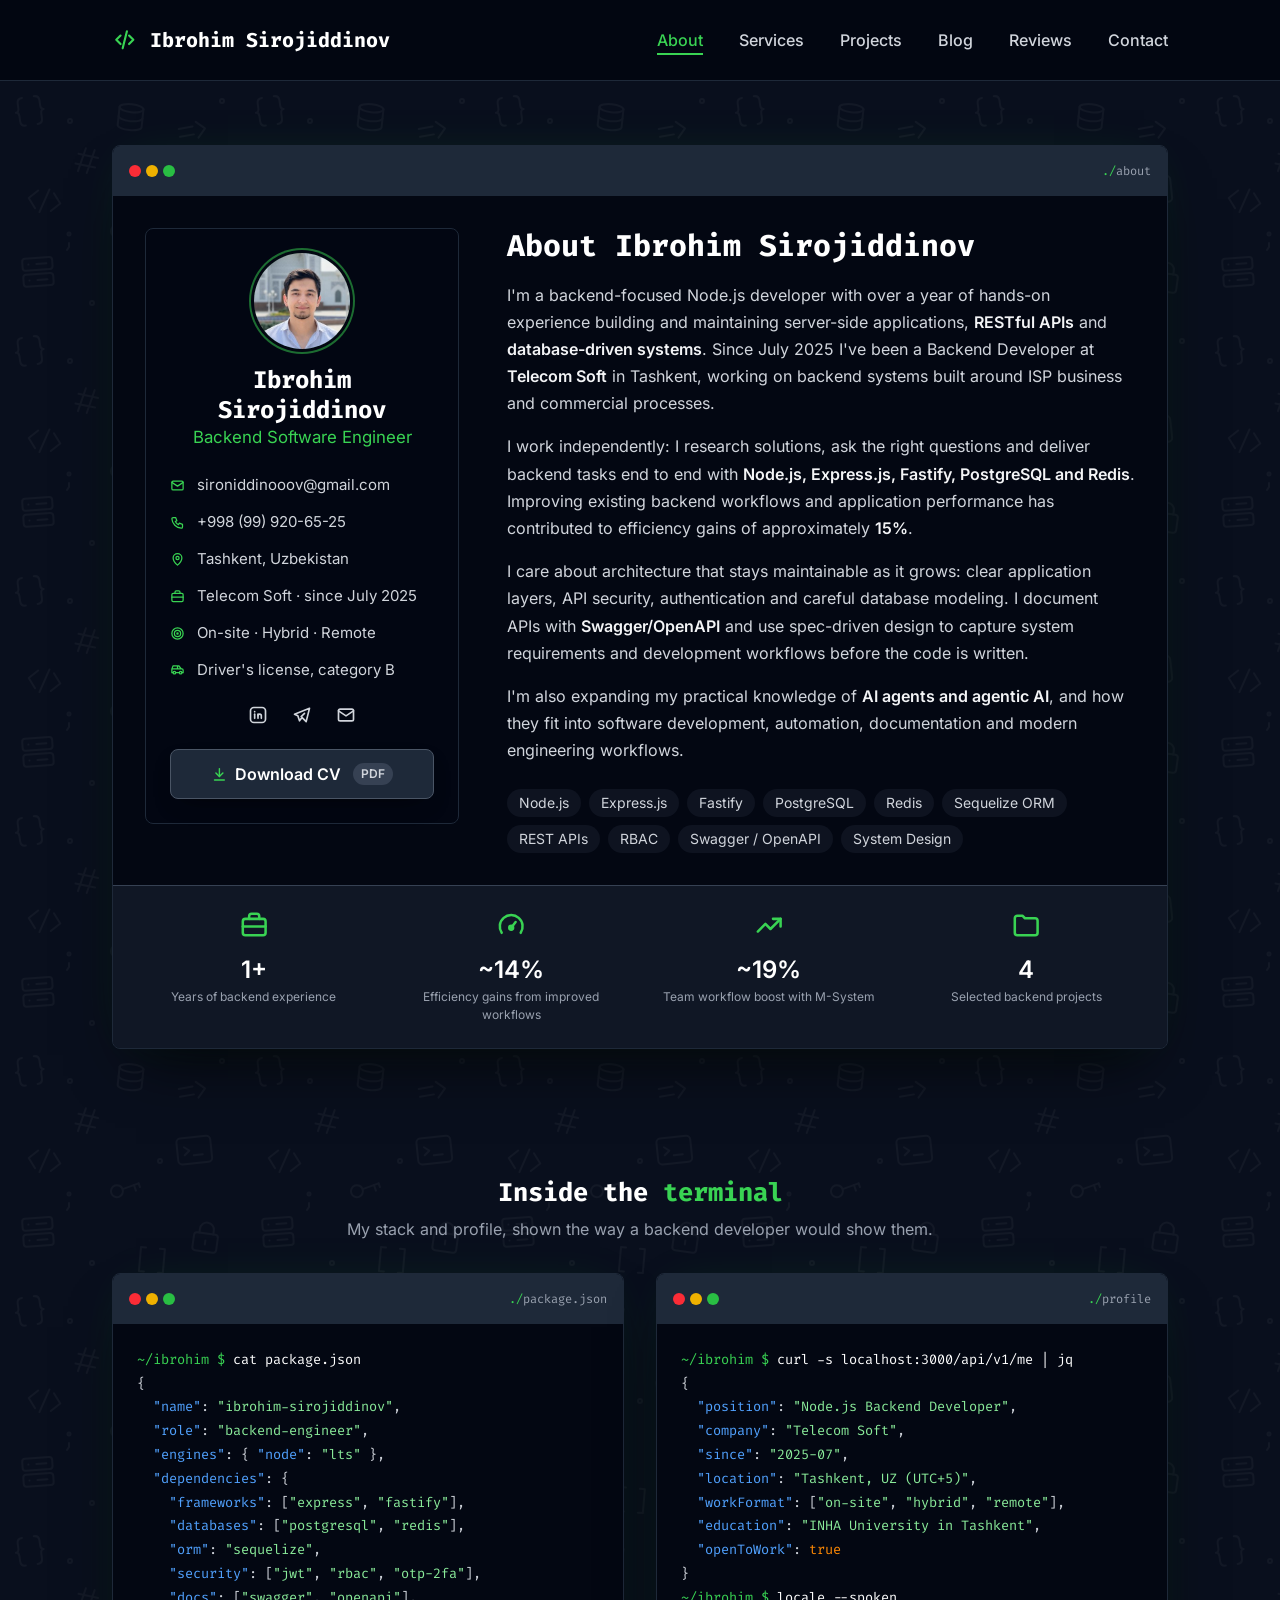
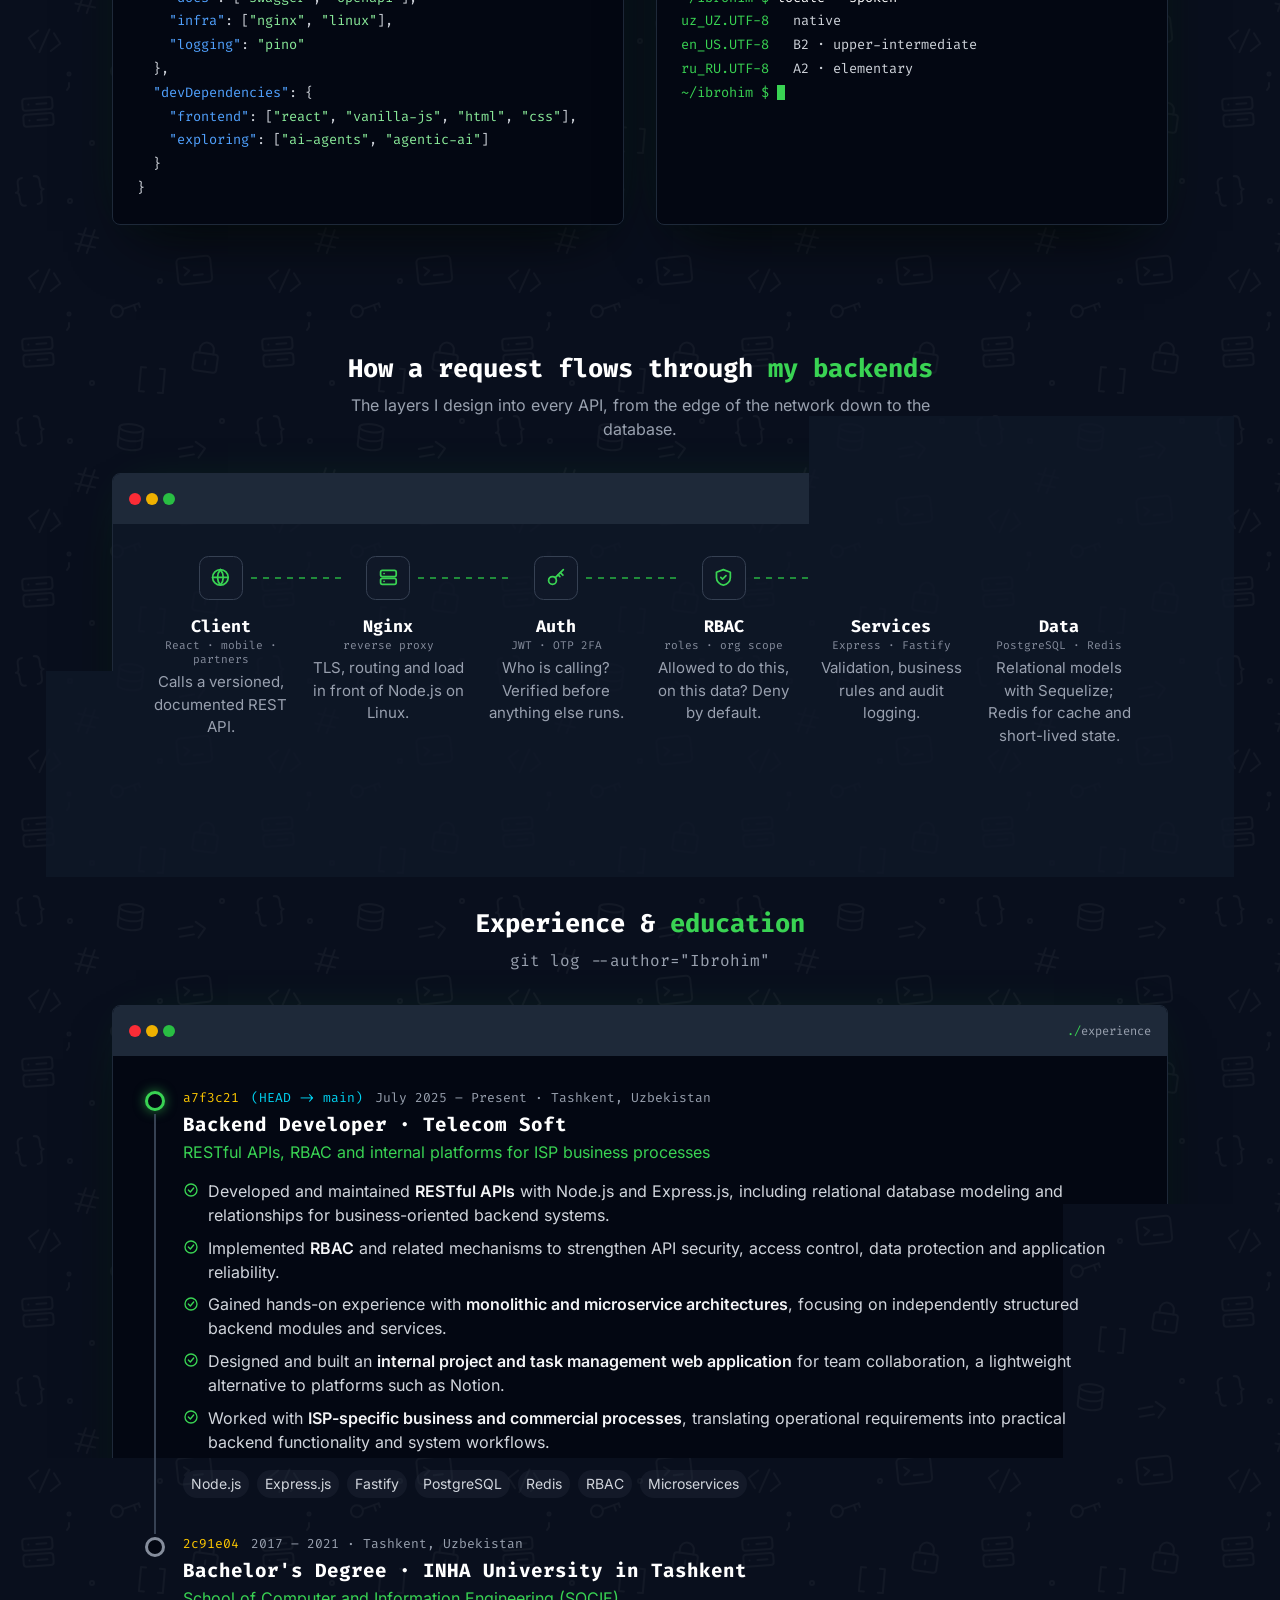
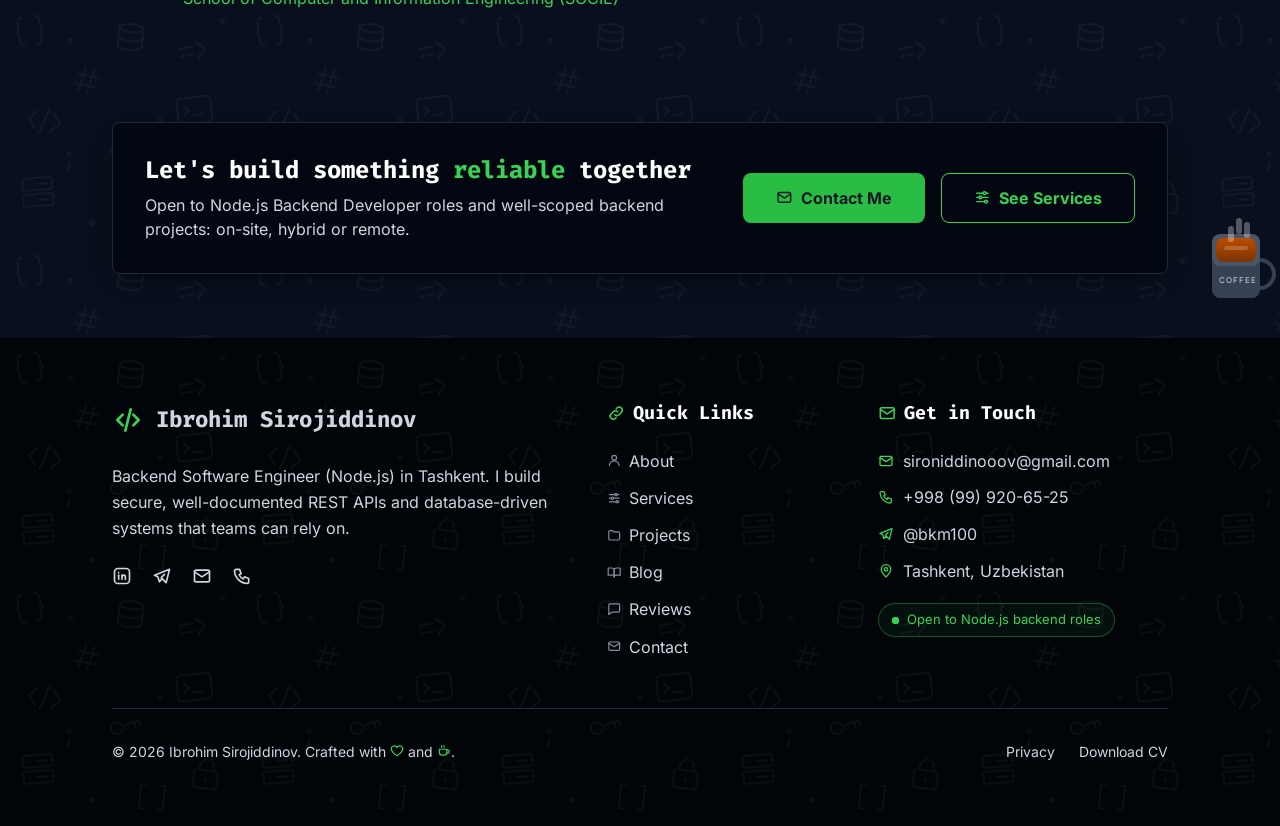
<file: about.html>
<!DOCTYPE html>
<html lang="en" class="no-js">
<head>
  <meta charset="utf-8">
  <meta name="viewport" content="width=device-width, initial-scale=1, viewport-fit=cover">
  <title>About · Ibrohim Sirojiddinov</title>
  <meta name="description" content="About Ibrohim Sirojiddinov: Node.js backend developer at Telecom Soft in Tashkent. Experience, education, languages and the stack behind his REST APIs.">
  <meta name="author" content="Ibrohim Sirojiddinov">
  <meta name="theme-color" content="#030712">
  <meta name="color-scheme" content="dark">

  <meta property="og:type" content="website">
  <meta property="og:site_name" content="Ibrohim Sirojiddinov">
  <meta property="og:title" content="About · Ibrohim Sirojiddinov">
  <meta property="og:description" content="About Ibrohim Sirojiddinov: Node.js backend developer at Telecom Soft in Tashkent. Experience, education, languages and the stack behind his REST APIs.">
  <meta property="og:url" content="https://ibrohim-sirojiddinov.vercel.app/about">
  <meta property="og:image" content="https://ibrohim-sirojiddinov.vercel.app/assets/img/og-image.png">
  <meta property="og:image:width" content="1200">
  <meta property="og:image:height" content="630">
  <meta property="og:image:alt" content="Ibrohim Sirojiddinov, Backend Software Engineer (Node.js), Tashkent">
  <meta name="twitter:card" content="summary_large_image">

  <link rel="icon" href="assets/img/favicon.svg" type="image/svg+xml">
  <link rel="apple-touch-icon" href="assets/img/apple-touch-icon.png">
  <link rel="preload" href="assets/fonts/inter-latin-wght-normal.woff2" as="font" type="font/woff2" crossorigin>
  <link rel="preload" href="assets/fonts/fira-code-latin-wght-normal.woff2" as="font" type="font/woff2" crossorigin>
  <link rel="stylesheet" href="assets/css/style.css">
  <script>document.documentElement.classList.replace('no-js', 'js');</script>
  <script src="assets/js/main.js" defer onerror="document.documentElement.classList.replace('js', 'no-js')"></script>
</head>
<body>
  <svg class="sprite" aria-hidden="true" focusable="false" xmlns="http://www.w3.org/2000/svg"><symbol id="i-arrow-up" viewBox="0 0 24 24"><path d="M12 19V5"/><path d="m6 11 6-6 6 6"/></symbol><symbol id="i-book" viewBox="0 0 24 24"><path d="M2 5h6a4 4 0 0 1 4 4v11a3 3 0 0 0-3-3H2z"/><path d="M22 5h-6a4 4 0 0 0-4 4v11a3 3 0 0 1 3-3h7z"/></symbol><symbol id="i-briefcase" viewBox="0 0 24 24"><rect x="3" y="7" width="18" height="13" rx="2"/><path d="M8 7V5a2 2 0 0 1 2-2h4a2 2 0 0 1 2 2v2"/><path d="M3 13h18"/></symbol><symbol id="i-car" viewBox="0 0 24 24"><circle cx="7" cy="17" r="2"/><circle cx="17" cy="17" r="2"/><path d="M5 17H3v-6l2-5h9l4 5h1a2 2 0 0 1 2 2v4h-2M15 17H9M3 11h15M12 11V6"/></symbol><symbol id="i-check-circle" viewBox="0 0 24 24"><circle cx="12" cy="12" r="9"/><path d="m8 12 3 3 5-6"/></symbol><symbol id="i-code" viewBox="0 0 24 24"><path d="m8 8-4 4 4 4"/><path d="m16 8 4 4-4 4"/><path d="m14 4-4 16"/></symbol><symbol id="i-coffee" viewBox="0 0 24 24"><path d="M4 9h13v5a5 5 0 0 1-5 5H9a5 5 0 0 1-5-5z"/><path d="M17 10.5h1.5a2.5 2.5 0 0 1 0 5H17"/><path d="M8 2.5v3M12 2.5v3"/></symbol><symbol id="i-database" viewBox="0 0 24 24"><ellipse cx="12" cy="5.5" rx="8" ry="3"/><path d="M4 5.5v6.5c0 1.7 3.6 3 8 3s8-1.3 8-3V5.5"/><path d="M4 12v6.5c0 1.7 3.6 3 8 3s8-1.3 8-3V12"/></symbol><symbol id="i-download" viewBox="0 0 24 24"><path d="M12 4v11"/><path d="m7 10 5 5 5-5"/><path d="M5 20h14"/></symbol><symbol id="i-folder" viewBox="0 0 24 24"><path d="M3 6.5a2 2 0 0 1 2-2h4l2 2h8a2 2 0 0 1 2 2V18a2 2 0 0 1-2 2H5a2 2 0 0 1-2-2z"/></symbol><symbol id="i-gauge" viewBox="0 0 24 24"><path d="M4.5 18a9 9 0 1 1 15 0"/><path d="m12 14 3.5-4.5"/><circle cx="12" cy="14" r="1.5"/></symbol><symbol id="i-globe" viewBox="0 0 24 24"><circle cx="12" cy="12" r="9"/><path d="M3 12h18"/><path d="M12 3a14 14 0 0 1 0 18 14 14 0 0 1 0-18"/></symbol><symbol id="i-heart" viewBox="0 0 24 24"><path d="M12 20s-7.5-4.6-9.3-9.4A5 5 0 0 1 12 6.2a5 5 0 0 1 9.3 4.4C19.5 15.4 12 20 12 20z"/></symbol><symbol id="i-key" viewBox="0 0 24 24"><circle cx="7.5" cy="15.5" r="4.5"/><path d="m10.7 12.3 9.3-9.3"/><path d="m16.5 6.5 3 3"/><path d="m14 9 2 2"/></symbol><symbol id="i-layers" viewBox="0 0 24 24"><path d="m12 3 9 5-9 5-9-5 9-5z"/><path d="m3 13 9 5 9-5"/></symbol><symbol id="i-link" viewBox="0 0 24 24"><path d="M10 14a4 4 0 0 0 5.7 0l3-3a4 4 0 0 0-5.7-5.7l-1 1"/><path d="M14 10a4 4 0 0 0-5.7 0l-3 3a4 4 0 0 0 5.7 5.7l1-1"/></symbol><symbol id="i-linkedin" viewBox="0 0 24 24"><path d="M8 11v5"/><path d="M8 8v.01"/><path d="M12 16v-5"/><path d="M16 16v-3a2 2 0 1 0-4 0"/><path d="M3 7a4 4 0 0 1 4-4h10a4 4 0 0 1 4 4v10a4 4 0 0 1-4 4H7a4 4 0 0 1-4-4z"/></symbol><symbol id="i-mail" viewBox="0 0 24 24"><rect x="3" y="5" width="18" height="14" rx="2"/><path d="m3 7 9 6 9-6"/></symbol><symbol id="i-menu" viewBox="0 0 24 24"><path d="M4 7h16M4 12h16M4 17h16"/></symbol><symbol id="i-message" viewBox="0 0 24 24"><path d="M21 15a2 2 0 0 1-2 2H8l-5 4V5a2 2 0 0 1 2-2h14a2 2 0 0 1 2 2z"/></symbol><symbol id="i-phone" viewBox="0 0 24 24"><path d="M5 4h4l2 5-2.5 1.5a11 11 0 0 0 5 5L15 13l5 2v4a2 2 0 0 1-2 2A16 16 0 0 1 3 6a2 2 0 0 1 2-2"/></symbol><symbol id="i-pin" viewBox="0 0 24 24"><path d="M12 21s-7-6.2-7-11.5a7 7 0 0 1 14 0C19 14.8 12 21 12 21z"/><circle cx="12" cy="9.5" r="2.5"/></symbol><symbol id="i-server" viewBox="0 0 24 24"><rect x="3" y="4" width="18" height="7" rx="2"/><rect x="3" y="13" width="18" height="7" rx="2"/><path d="M7 7.5h.01M7 16.5h.01"/></symbol><symbol id="i-shield" viewBox="0 0 24 24"><path d="M12 3 4 6v6c0 4.5 3.4 8.3 8 9 4.6-.7 8-4.5 8-9V6l-8-3z"/><path d="m9 12 2 2 4-4"/></symbol><symbol id="i-sliders" viewBox="0 0 24 24"><path d="M4 6h9M17 6h3M4 12h3M11 12h9M4 18h11M19 18h1"/><circle cx="15" cy="6" r="2"/><circle cx="9" cy="12" r="2"/><circle cx="17" cy="18" r="2"/></symbol><symbol id="i-target" viewBox="0 0 24 24"><circle cx="12" cy="12" r="9"/><circle cx="12" cy="12" r="5"/><circle cx="12" cy="12" r="1"/></symbol><symbol id="i-telegram" viewBox="0 0 24 24"><path d="m15 10-4 4 6 6 4-16-18 7 4 2 2 6 3-4"/></symbol><symbol id="i-trending" viewBox="0 0 24 24"><path d="m3 17 6-6 4 4 8-8"/><path d="M15 7h6v6"/></symbol><symbol id="i-user" viewBox="0 0 24 24"><circle cx="12" cy="8" r="4"/><path d="M4 21a8 8 0 0 1 16 0"/></symbol><symbol id="i-x" viewBox="0 0 24 24"><path d="M6 6l12 12M18 6 6 18"/></symbol></svg>
  <a class="skip-link" href="#main">Skip to content</a>

  <header class="site-header" data-header>
    <div class="container">
      <nav class="nav" aria-label="Main">
        <a class="brand" href="index.html"><svg class="icon led-glow" aria-hidden="true" focusable="false"><use href="#i-code"/></svg><span>Ibrohim Sirojiddinov</span></a>
        <ul class="nav-links">
          <li><a class="nav-link" href="about.html" aria-current="page">About</a></li>
          <li><a class="nav-link" href="services.html">Services</a></li>
          <li><a class="nav-link" href="projects.html">Projects</a></li>
          <li><a class="nav-link" href="blog.html">Blog</a></li>
          <li><a class="nav-link" href="reviews.html">Reviews</a></li>
          <li><a class="nav-link" href="contact.html">Contact</a></li>
        </ul>
        <button class="menu-toggle" type="button" data-menu-toggle aria-expanded="false" aria-controls="mobile-menu" aria-label="Open menu"><svg class="icon icon-open" aria-hidden="true" focusable="false"><use href="#i-menu"/></svg><svg class="icon icon-close" aria-hidden="true" focusable="false"><use href="#i-x"/></svg></button>
      </nav>
    </div>
    <nav class="mobile-menu" id="mobile-menu" data-menu aria-label="Mobile">
      <a href="about.html" aria-current="page"><svg class="icon" aria-hidden="true" focusable="false"><use href="#i-user"/></svg>About</a>
      <a href="services.html"><svg class="icon" aria-hidden="true" focusable="false"><use href="#i-sliders"/></svg>Services</a>
      <a href="projects.html"><svg class="icon" aria-hidden="true" focusable="false"><use href="#i-folder"/></svg>Projects</a>
      <a href="blog.html"><svg class="icon" aria-hidden="true" focusable="false"><use href="#i-book"/></svg>Blog</a>
      <a href="reviews.html"><svg class="icon" aria-hidden="true" focusable="false"><use href="#i-message"/></svg>Reviews</a>
      <a href="contact.html"><svg class="icon" aria-hidden="true" focusable="false"><use href="#i-mail"/></svg>Contact</a>
    </nav>
  </header>

  <main id="main">

    <div class="page pattern-code">
      <section class="page-section" aria-labelledby="about-title">
        <div class="container">
          <div class="window" data-animate>
            <div class="window-bar"><span class="dots" aria-hidden="true"><i class="dot-r"></i><i class="dot-y"></i><i class="dot-g"></i></span><p class="window-title"><span>./</span>about</p></div>
            <div class="window-body">
              <div class="about-layout">
                <aside class="profile-card" data-animate style="--delay:.1s" aria-label="Profile">
                  <div class="profile-top">
                    <img src="assets/img/ibrohim.jpg" alt="Portrait of Ibrohim Sirojiddinov" width="96" height="96">
                    <h2>Ibrohim Sirojiddinov</h2>
                    <p>Backend Software Engineer</p>
                  </div>
                  <ul class="profile-list">
                    <li><svg class="icon led-glow" aria-hidden="true" focusable="false"><use href="#i-mail"/></svg><a href="mailto:sironiddinooov@gmail.com">sironiddinooov@gmail.com</a></li>
                    <li><svg class="icon led-glow" aria-hidden="true" focusable="false"><use href="#i-phone"/></svg><a href="tel:+998999206525">+998 (99) 920-65-25</a></li>
                    <li><svg class="icon led-glow" aria-hidden="true" focusable="false"><use href="#i-pin"/></svg><span>Tashkent, Uzbekistan</span></li>
                    <li><svg class="icon led-glow" aria-hidden="true" focusable="false"><use href="#i-briefcase"/></svg><span>Telecom Soft · since July 2025</span></li>
                    <li><svg class="icon led-glow" aria-hidden="true" focusable="false"><use href="#i-target"/></svg><span>On-site · Hybrid · Remote</span></li>
                    <li><svg class="icon led-glow" aria-hidden="true" focusable="false"><use href="#i-car"/></svg><span>Driver's license, category B</span></li>
                  </ul>
                  <div class="socials">
                    <a href="https://www.linkedin.com/in/ibkm-dev" target="_blank" rel="noopener" aria-label="LinkedIn"><svg class="icon" aria-hidden="true" focusable="false"><use href="#i-linkedin"/></svg></a>
                    <a href="https://t.me/bkm100" target="_blank" rel="noopener" aria-label="Telegram"><svg class="icon" aria-hidden="true" focusable="false"><use href="#i-telegram"/></svg></a>
                    <a href="mailto:sironiddinooov@gmail.com" aria-label="Email"><svg class="icon" aria-hidden="true" focusable="false"><use href="#i-mail"/></svg></a>
                  </div>
                  <a class="btn btn-dark btn-block profile-cv" href="assets/Ibrohim-Sirojiddinov-CV.pdf" download><svg class="icon" aria-hidden="true" focusable="false"><use href="#i-download"/></svg> Download CV <span class="btn-badge">PDF</span></a>
                </aside>

                <div class="about-copy">
                  <h1 id="about-title" data-animate="left">About Ibrohim Sirojiddinov</h1>
                  <p data-animate="left" style="--delay:.1s">I'm a backend-focused Node.js developer with over a year of hands-on experience building and maintaining server-side applications, <strong>RESTful APIs</strong> and <strong>database-driven systems</strong>. Since July 2025 I've been a Backend Developer at <strong>Telecom Soft</strong> in Tashkent, working on backend systems built around ISP business and commercial processes.</p>
                  <p data-animate="left" style="--delay:.2s">I work independently: I research solutions, ask the right questions and deliver backend tasks end to end with <strong>Node.js, Express.js, Fastify, PostgreSQL and Redis</strong>. Improving existing backend workflows and application performance has contributed to efficiency gains of approximately <strong>15%</strong>.</p>
                  <p data-animate="left" style="--delay:.3s">I care about architecture that stays maintainable as it grows: clear application layers, API security, authentication and careful database modeling. I document APIs with <strong>Swagger/OpenAPI</strong> and use spec-driven design to capture system requirements and development workflows before the code is written.</p>
                  <p data-animate="left" style="--delay:.4s">I'm also expanding my practical knowledge of <strong>AI agents and agentic AI</strong>, and how they fit into software development, automation, documentation and modern engineering workflows.</p>
                  <div data-animate="left" style="--delay:.45s"><ul class="tags"><li class="tag">Node.js</li><li class="tag">Express.js</li><li class="tag">Fastify</li><li class="tag">PostgreSQL</li><li class="tag">Redis</li><li class="tag">Sequelize ORM</li><li class="tag">REST APIs</li><li class="tag">RBAC</li><li class="tag">Swagger / OpenAPI</li><li class="tag">System Design</li></ul></div>
                </div>
              </div>
            </div>
            <div class="window-foot">
              <ul class="stat-row">
                <li data-animate style="--delay:.1s"><svg class="icon led-glow" aria-hidden="true" focusable="false"><use href="#i-briefcase"/></svg><strong data-count="1" data-suffix="+">1+</strong><span>Years of backend experience</span></li>
                <li data-animate style="--delay:.2s"><svg class="icon led-glow" aria-hidden="true" focusable="false"><use href="#i-gauge"/></svg><strong data-count="15" data-prefix="~" data-suffix="%">~15%</strong><span>Efficiency gains from improved workflows</span></li>
                <li data-animate style="--delay:.3s"><svg class="icon led-glow" aria-hidden="true" focusable="false"><use href="#i-trending"/></svg><strong data-count="20" data-prefix="~" data-suffix="%">~20%</strong><span>Team workflow boost with M-System</span></li>
                <li data-animate style="--delay:.4s"><svg class="icon led-glow" aria-hidden="true" focusable="false"><use href="#i-folder"/></svg><strong data-count="4">4</strong><span>Selected backend projects</span></li>
              </ul>
            </div>
          </div>
        </div>
      </section>

      <section class="page-section" aria-labelledby="terminal-title">
        <div class="container">
          <header class="sub-head">
            <h2 id="terminal-title" data-animate>Inside the <span class="accent">terminal</span></h2>
            <p data-animate style="--delay:.1s">My stack and profile, shown the way a backend developer would show them.</p>
          </header>
          <div class="term-grid">
            <div class="window term-window" data-animate>
              <div class="window-bar"><span class="dots" aria-hidden="true"><i class="dot-r"></i><i class="dot-y"></i><i class="dot-g"></i></span><p class="window-title"><span>./</span>package.json</p></div>
              <div class="window-body term" tabindex="0">
<pre><span class="prompt">~/ibrohim $</span> <span class="cmd">cat package.json</span>
{
  <span class="key">"name"</span>: <span class="str">"ibrohim-sirojiddinov"</span>,
  <span class="key">"role"</span>: <span class="str">"backend-engineer"</span>,
  <span class="key">"engines"</span>: { <span class="key">"node"</span>: <span class="str">"lts"</span> },
  <span class="key">"dependencies"</span>: {
    <span class="key">"frameworks"</span>: [<span class="str">"express"</span>, <span class="str">"fastify"</span>],
    <span class="key">"databases"</span>: [<span class="str">"postgresql"</span>, <span class="str">"redis"</span>],
    <span class="key">"orm"</span>: <span class="str">"sequelize"</span>,
    <span class="key">"security"</span>: [<span class="str">"jwt"</span>, <span class="str">"rbac"</span>, <span class="str">"otp-2fa"</span>],
    <span class="key">"docs"</span>: [<span class="str">"swagger"</span>, <span class="str">"openapi"</span>],
    <span class="key">"infra"</span>: [<span class="str">"nginx"</span>, <span class="str">"linux"</span>],
    <span class="key">"logging"</span>: <span class="str">"pino"</span>
  },
  <span class="key">"devDependencies"</span>: {
    <span class="key">"frontend"</span>: [<span class="str">"react"</span>, <span class="str">"vanilla-js"</span>, <span class="str">"html"</span>, <span class="str">"css"</span>],
    <span class="key">"exploring"</span>: [<span class="str">"ai-agents"</span>, <span class="str">"agentic-ai"</span>]
  }
}</pre>
              </div>
            </div>
            <div class="window term-window" data-animate style="--delay:.1s">
              <div class="window-bar"><span class="dots" aria-hidden="true"><i class="dot-r"></i><i class="dot-y"></i><i class="dot-g"></i></span><p class="window-title"><span>./</span>profile</p></div>
              <div class="window-body term" tabindex="0">
<pre><span class="prompt">~/ibrohim $</span> <span class="cmd">curl -s localhost:3000/api/v1/me | jq</span>
{
  <span class="key">"position"</span>: <span class="str">"Node.js Backend Developer"</span>,
  <span class="key">"company"</span>: <span class="str">"Telecom Soft"</span>,
  <span class="key">"since"</span>: <span class="str">"2025-07"</span>,
  <span class="key">"location"</span>: <span class="str">"Tashkent, UZ (UTC+5)"</span>,
  <span class="key">"workFormat"</span>: [<span class="str">"on-site"</span>, <span class="str">"hybrid"</span>, <span class="str">"remote"</span>],
  <span class="key">"education"</span>: <span class="str">"INHA University in Tashkent"</span>,
  <span class="key">"openToWork"</span>: <span class="num">true</span>
}
<span class="prompt">~/ibrohim $</span> <span class="cmd">locale --spoken</span>
<span class="ok">uz_UZ.UTF-8</span>   native
<span class="ok">en_US.UTF-8</span>   B2 · upper-intermediate
<span class="ok">ru_RU.UTF-8</span>   A2 · elementary
<span class="prompt">~/ibrohim $</span> <span class="term-cursor"></span></pre>
              </div>
            </div>
          </div>
        </div>
      </section>

      <section class="page-section" aria-labelledby="flow-title">
        <div class="container">
          <header class="sub-head">
            <h2 id="flow-title" data-animate>How a request flows through <span class="accent">my backends</span></h2>
            <p data-animate style="--delay:.1s">The layers I design into every API, from the edge of the network down to the database.</p>
          </header>
          <div class="window window-soft" data-animate>
            <div class="window-bar"><span class="dots" aria-hidden="true"><i class="dot-r"></i><i class="dot-y"></i><i class="dot-g"></i></span><p class="window-title"><span>./</span>request-lifecycle</p></div>
            <div class="window-body">
              <ol class="pipeline">
                <li class="hop"><span class="hop-icon"><svg class="icon" aria-hidden="true" focusable="false"><use href="#i-globe"/></svg></span><div><h3>Client <small>React · mobile · partners</small></h3><p>Calls a versioned, documented REST API.</p></div></li>
                <li class="hop"><span class="hop-icon"><svg class="icon" aria-hidden="true" focusable="false"><use href="#i-server"/></svg></span><div><h3>Nginx <small>reverse proxy</small></h3><p>TLS, routing and load in front of Node.js on Linux.</p></div></li>
                <li class="hop"><span class="hop-icon"><svg class="icon" aria-hidden="true" focusable="false"><use href="#i-key"/></svg></span><div><h3>Auth <small>JWT · OTP 2FA</small></h3><p>Who is calling? Verified before anything else runs.</p></div></li>
                <li class="hop"><span class="hop-icon"><svg class="icon" aria-hidden="true" focusable="false"><use href="#i-shield"/></svg></span><div><h3>RBAC <small>roles · org scope</small></h3><p>Allowed to do this, on this data? Deny by default.</p></div></li>
                <li class="hop"><span class="hop-icon"><svg class="icon" aria-hidden="true" focusable="false"><use href="#i-layers"/></svg></span><div><h3>Services <small>Express · Fastify</small></h3><p>Validation, business rules and audit logging.</p></div></li>
                <li class="hop"><span class="hop-icon"><svg class="icon" aria-hidden="true" focusable="false"><use href="#i-database"/></svg></span><div><h3>Data <small>PostgreSQL · Redis</small></h3><p>Relational models with Sequelize; Redis for cache and short-lived state.</p></div></li>
              </ol>
            </div>
          </div>
        </div>
      </section>

      <section class="page-section" aria-labelledby="exp-title">
        <div class="container">
          <header class="sub-head">
            <h2 id="exp-title" data-animate>Experience &amp; <span class="accent">education</span></h2>
            <p data-animate style="--delay:.1s"><code class="font-code">git log --author="Ibrohim"</code></p>
          </header>
          <div class="window" data-animate>
            <div class="window-bar"><span class="dots" aria-hidden="true"><i class="dot-r"></i><i class="dot-y"></i><i class="dot-g"></i></span><p class="window-title"><span>./</span>experience</p></div>
            <div class="window-body">
              <ol class="gitlog">
                <li class="commit">
                  <span class="commit-dot" aria-hidden="true"></span>
                  <div>
                    <p class="commit-meta"><span class="commit-hash" aria-hidden="true">a7f3c21</span><span class="commit-ref" aria-hidden="true">(HEAD -&gt; main)</span><span class="commit-date"><time datetime="2025-07">July 2025</time> – Present · Tashkent, Uzbekistan</span></p>
                    <h3>Backend Developer · Telecom Soft</h3>
                    <p class="commit-sub">RESTful APIs, RBAC and internal platforms for ISP business processes</p>
                    <ul class="checklist">
                      <li><svg class="icon" aria-hidden="true" focusable="false"><use href="#i-check-circle"/></svg><span>Developed and maintained <strong>RESTful APIs</strong> with Node.js and Express.js, including relational database modeling and relationships for business-oriented backend systems.</span></li>
                      <li><svg class="icon" aria-hidden="true" focusable="false"><use href="#i-check-circle"/></svg><span>Implemented <strong>RBAC</strong> and related mechanisms to strengthen API security, access control, data protection and application reliability.</span></li>
                      <li><svg class="icon" aria-hidden="true" focusable="false"><use href="#i-check-circle"/></svg><span>Gained hands-on experience with <strong>monolithic and microservice architectures</strong>, focusing on independently structured backend modules and services.</span></li>
                      <li><svg class="icon" aria-hidden="true" focusable="false"><use href="#i-check-circle"/></svg><span>Designed and built an <strong>internal project and task management web application</strong> for team collaboration, a lightweight alternative to platforms such as Notion.</span></li>
                      <li><svg class="icon" aria-hidden="true" focusable="false"><use href="#i-check-circle"/></svg><span>Worked with <strong>ISP-specific business and commercial processes</strong>, translating operational requirements into practical backend functionality and system workflows.</span></li>
                    </ul>
                    <ul class="tags tags-sm"><li class="tag">Node.js</li><li class="tag">Express.js</li><li class="tag">Fastify</li><li class="tag">PostgreSQL</li><li class="tag">Redis</li><li class="tag">RBAC</li><li class="tag">Microservices</li></ul>
                  </div>
                </li>
                <li class="commit">
                  <span class="commit-dot is-past" aria-hidden="true"></span>
                  <div>
                    <p class="commit-meta"><span class="commit-hash" aria-hidden="true">2c91e04</span><span class="commit-date"><time datetime="2017">2017</time> – <time datetime="2021">2021</time> · Tashkent, Uzbekistan</span></p>
                    <h3>Bachelor's Degree · INHA University in Tashkent</h3>
                    <p class="commit-sub">School of Computer and Information Engineering (SOCIE)</p>
                  </div>
                </li>
              </ol>
            </div>
          </div>
        </div>
      </section>

      <section class="page-section" aria-label="Get in touch">
        <div class="container">
          <div class="card cta-band" data-animate>
            <div>
              <h2>Let's build something <span class="accent">reliable</span> together</h2>
              <p>Open to Node.js Backend Developer roles and well-scoped backend projects: on-site, hybrid or remote.</p>
            </div>
            <div class="cta-actions">
              <a class="btn btn-primary" href="contact.html"><svg class="icon" aria-hidden="true" focusable="false"><use href="#i-mail"/></svg> Contact Me</a>
              <a class="btn btn-outline" href="services.html"><svg class="icon" aria-hidden="true" focusable="false"><use href="#i-sliders"/></svg> See Services</a>
            </div>
          </div>
        </div>
      </section>
      <div class="coffee" aria-hidden="true" data-animate style="--delay:.1s">
  <span class="coffee-handle"></span><span class="coffee-body"></span><span class="coffee-top"></span><span class="coffee-shine"></span>
  <span class="coffee-steam s1"></span><span class="coffee-steam s2"></span><span class="coffee-steam s3"></span>
  <span class="coffee-label">COFFEE</span>
</div>
    </div>
  </main>

  <footer class="site-footer pattern-code">
    <div class="container">
      <div class="footer-grid">
        <div class="footer-about">
          <p class="footer-brand"><svg class="icon led-glow" aria-hidden="true" focusable="false"><use href="#i-code"/></svg><span>Ibrohim Sirojiddinov</span></p>
          <p>Backend Software Engineer (Node.js) in Tashkent. I build secure, well-documented REST APIs and database-driven systems that teams can rely on.</p>
          <div class="socials">
            <a href="https://www.linkedin.com/in/ibkm-dev" target="_blank" rel="noopener" aria-label="LinkedIn"><svg class="icon" aria-hidden="true" focusable="false"><use href="#i-linkedin"/></svg></a>
            <a href="https://t.me/bkm100" target="_blank" rel="noopener" aria-label="Telegram"><svg class="icon" aria-hidden="true" focusable="false"><use href="#i-telegram"/></svg></a>
            <a href="mailto:sironiddinooov@gmail.com" aria-label="Email"><svg class="icon" aria-hidden="true" focusable="false"><use href="#i-mail"/></svg></a>
            <a href="tel:+998999206525" aria-label="Phone"><svg class="icon" aria-hidden="true" focusable="false"><use href="#i-phone"/></svg></a>
          </div>
        </div>
        <div class="footer-col">
          <h2><svg class="icon" aria-hidden="true" focusable="false"><use href="#i-link"/></svg> Quick Links</h2>
          <ul class="footer-links">
            <li><a href="about.html"><svg class="icon" aria-hidden="true" focusable="false"><use href="#i-user"/></svg> About</a></li>
            <li><a href="services.html"><svg class="icon" aria-hidden="true" focusable="false"><use href="#i-sliders"/></svg> Services</a></li>
            <li><a href="projects.html"><svg class="icon" aria-hidden="true" focusable="false"><use href="#i-folder"/></svg> Projects</a></li>
            <li><a href="blog.html"><svg class="icon" aria-hidden="true" focusable="false"><use href="#i-book"/></svg> Blog</a></li>
            <li><a href="reviews.html"><svg class="icon" aria-hidden="true" focusable="false"><use href="#i-message"/></svg> Reviews</a></li>
            <li><a href="contact.html"><svg class="icon" aria-hidden="true" focusable="false"><use href="#i-mail"/></svg> Contact</a></li>
          </ul>
        </div>
        <div class="footer-col">
          <h2><svg class="icon" aria-hidden="true" focusable="false"><use href="#i-mail"/></svg> Get in Touch</h2>
          <ul class="footer-contact">
            <li><svg class="icon" aria-hidden="true" focusable="false"><use href="#i-mail"/></svg><a href="mailto:sironiddinooov@gmail.com">sironiddinooov@gmail.com</a></li>
            <li><svg class="icon" aria-hidden="true" focusable="false"><use href="#i-phone"/></svg><a href="tel:+998999206525">+998 (99) 920-65-25</a></li>
            <li><svg class="icon" aria-hidden="true" focusable="false"><use href="#i-telegram"/></svg><a href="https://t.me/bkm100" target="_blank" rel="noopener">@bkm100</a></li>
            <li><svg class="icon" aria-hidden="true" focusable="false"><use href="#i-pin"/></svg><span>Tashkent, Uzbekistan</span></li>
          </ul>
          <p class="footer-status"><span class="pulse-dot" aria-hidden="true"></span>Open to Node.js backend roles</p>
        </div>
      </div>
      <div class="footer-bottom">
        <p>&copy; <span data-year>2026</span> Ibrohim Sirojiddinov. Crafted with <svg class="icon" aria-hidden="true" focusable="false"><use href="#i-heart"/></svg><span class="visually-hidden">love</span> and <span class="nowrap"><svg class="icon" aria-hidden="true" focusable="false"><use href="#i-coffee"/></svg><span class="visually-hidden">coffee</span>.</span></p>
        <nav aria-label="Footer">
          <a href="privacy.html">Privacy</a>
          <a href="assets/Ibrohim-Sirojiddinov-CV.pdf" download>Download CV</a>
        </nav>
      </div>
    </div>
  </footer>

  <button class="to-top" type="button" data-to-top aria-label="Back to top"><svg class="icon" aria-hidden="true" focusable="false"><use href="#i-arrow-up"/></svg></button>
  <div class="toast" data-toast role="status" aria-live="polite"><svg class="icon" aria-hidden="true" focusable="false"><use href="#i-check-circle"/></svg><span data-toast-text></span></div>
</body>
</html>
</file>
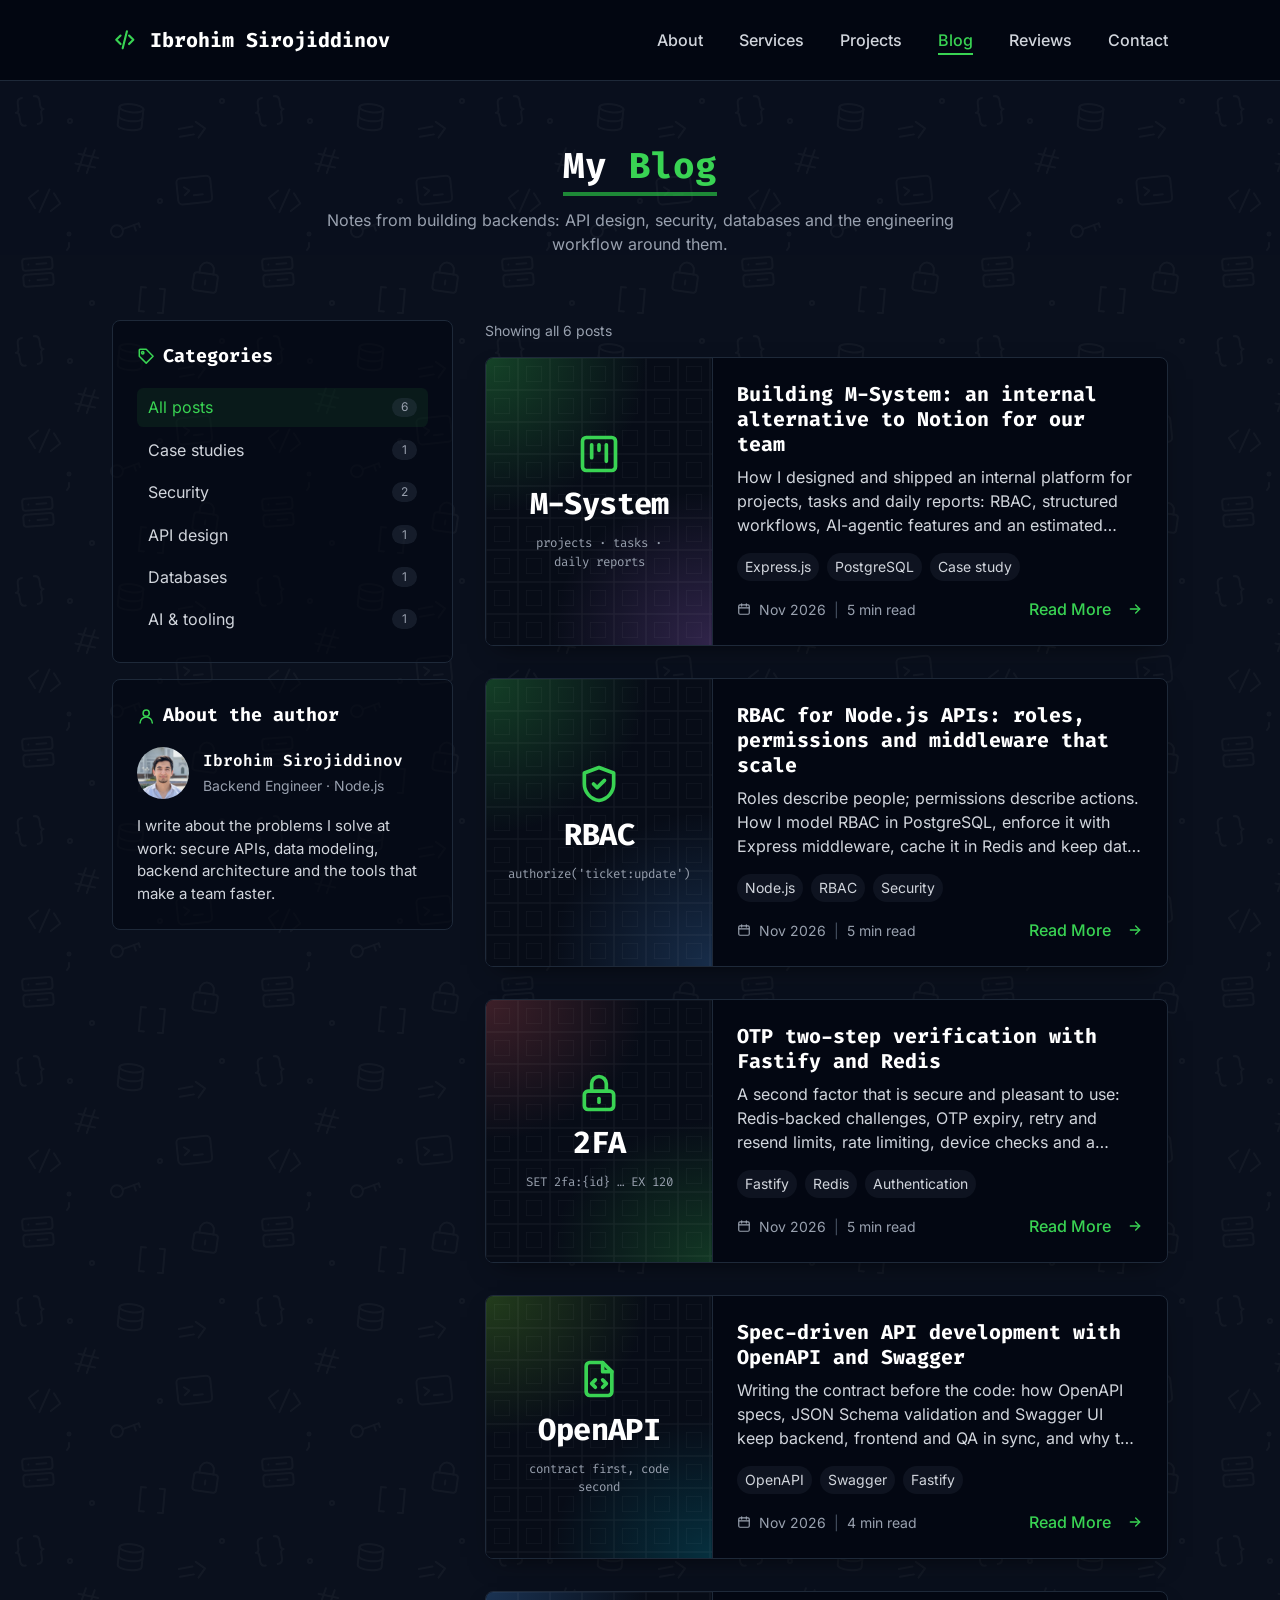
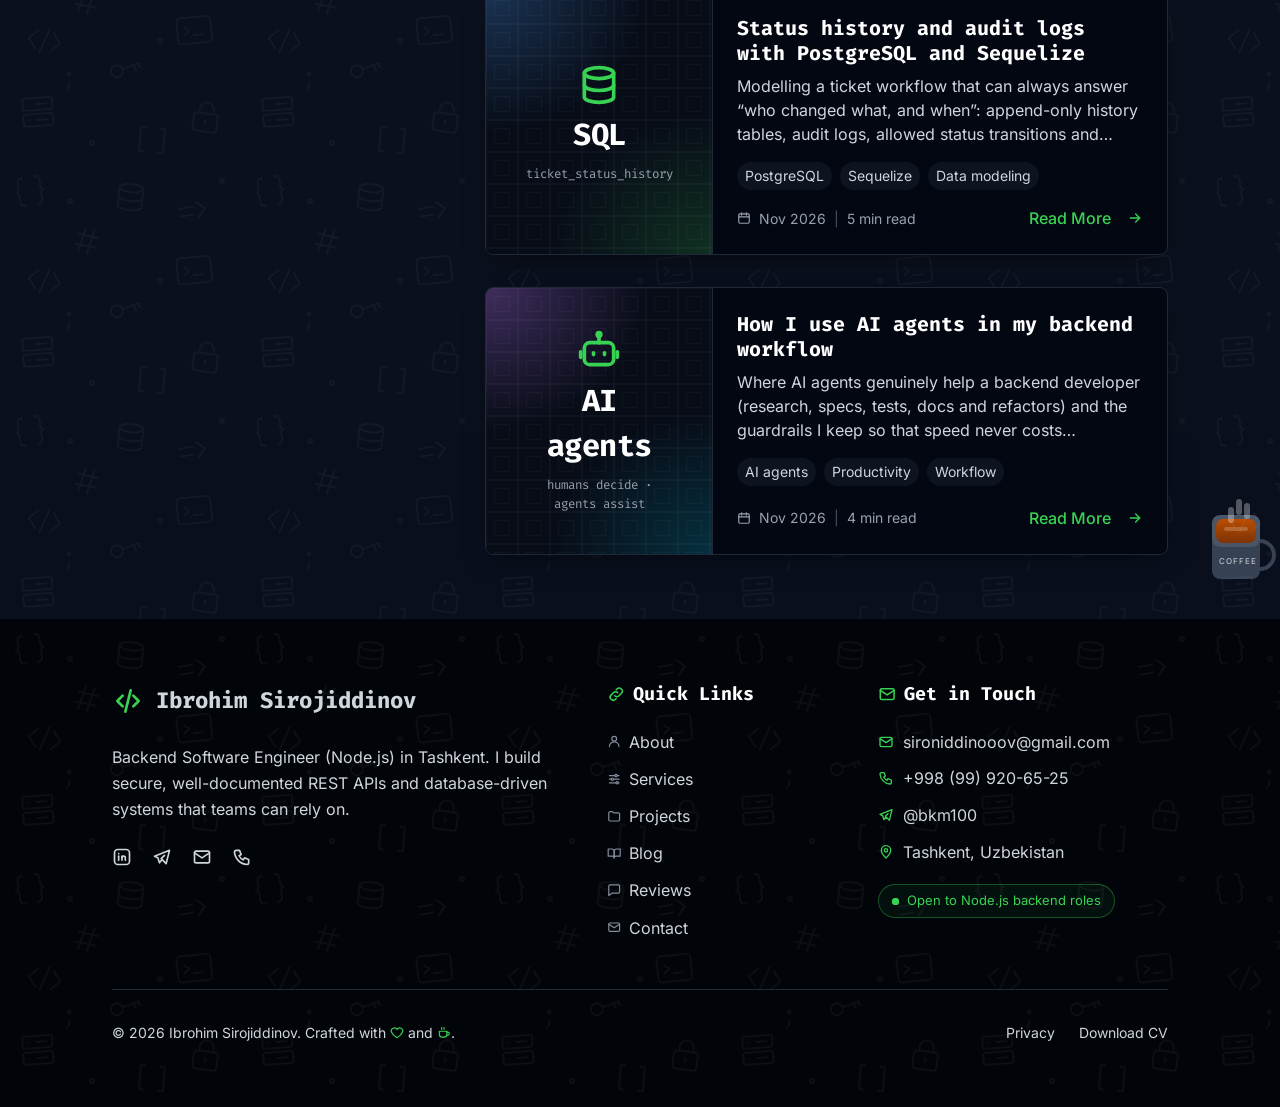
<file: blog.html>
<!DOCTYPE html>
<html lang="en" class="no-js">
<head>
  <meta charset="utf-8">
  <meta name="viewport" content="width=device-width, initial-scale=1, viewport-fit=cover">
  <title>Blog · Ibrohim Sirojiddinov</title>
  <meta name="description" content="Notes on backend engineering by Ibrohim Sirojiddinov: RBAC, OTP 2FA with Redis, spec-driven APIs with OpenAPI, PostgreSQL data modeling and AI agents.">
  <meta name="author" content="Ibrohim Sirojiddinov">
  <meta name="theme-color" content="#030712">
  <meta name="color-scheme" content="dark">

  <meta property="og:type" content="website">
  <meta property="og:site_name" content="Ibrohim Sirojiddinov">
  <meta property="og:title" content="Blog · Ibrohim Sirojiddinov">
  <meta property="og:description" content="Notes on backend engineering by Ibrohim Sirojiddinov: RBAC, OTP 2FA with Redis, spec-driven APIs with OpenAPI, PostgreSQL data modeling and AI agents.">
  <meta property="og:url" content="https://ibrohim-sirojiddinov.vercel.app/blog">
  <meta property="og:image" content="https://ibrohim-sirojiddinov.vercel.app/assets/img/og-image.png">
  <meta property="og:image:width" content="1200">
  <meta property="og:image:height" content="630">
  <meta property="og:image:alt" content="Ibrohim Sirojiddinov, Backend Software Engineer (Node.js), Tashkent">
  <meta name="twitter:card" content="summary_large_image">

  <link rel="icon" href="assets/img/favicon.svg" type="image/svg+xml">
  <link rel="apple-touch-icon" href="assets/img/apple-touch-icon.png">
  <link rel="preload" href="assets/fonts/inter-latin-wght-normal.woff2" as="font" type="font/woff2" crossorigin>
  <link rel="preload" href="assets/fonts/fira-code-latin-wght-normal.woff2" as="font" type="font/woff2" crossorigin>
  <link rel="stylesheet" href="assets/css/style.css">
  <script>document.documentElement.classList.replace('no-js', 'js');</script>
  <script src="assets/js/main.js" defer onerror="document.documentElement.classList.replace('js', 'no-js')"></script>
</head>
<body>
  <svg class="sprite" aria-hidden="true" focusable="false" xmlns="http://www.w3.org/2000/svg"><symbol id="i-arrow-right" viewBox="0 0 24 24"><path d="M5 12h14"/><path d="m13 6 6 6-6 6"/></symbol><symbol id="i-arrow-up" viewBox="0 0 24 24"><path d="M12 19V5"/><path d="m6 11 6-6 6 6"/></symbol><symbol id="i-book" viewBox="0 0 24 24"><path d="M2 5h6a4 4 0 0 1 4 4v11a3 3 0 0 0-3-3H2z"/><path d="M22 5h-6a4 4 0 0 0-4 4v11a3 3 0 0 1 3-3h7z"/></symbol><symbol id="i-bot" viewBox="0 0 24 24"><rect x="4" y="8" width="16" height="12" rx="3"/><path d="M12 4.5V8"/><circle cx="12" cy="3.5" r="1"/><path d="M9 13.5v1M15 13.5v1"/><path d="M2 13v3M22 13v3"/></symbol><symbol id="i-calendar" viewBox="0 0 24 24"><rect x="3" y="5" width="18" height="16" rx="2"/><path d="M16 3v4M8 3v4M3 10h18"/></symbol><symbol id="i-check-circle" viewBox="0 0 24 24"><circle cx="12" cy="12" r="9"/><path d="m8 12 3 3 5-6"/></symbol><symbol id="i-code" viewBox="0 0 24 24"><path d="m8 8-4 4 4 4"/><path d="m16 8 4 4-4 4"/><path d="m14 4-4 16"/></symbol><symbol id="i-coffee" viewBox="0 0 24 24"><path d="M4 9h13v5a5 5 0 0 1-5 5H9a5 5 0 0 1-5-5z"/><path d="M17 10.5h1.5a2.5 2.5 0 0 1 0 5H17"/><path d="M8 2.5v3M12 2.5v3"/></symbol><symbol id="i-database" viewBox="0 0 24 24"><ellipse cx="12" cy="5.5" rx="8" ry="3"/><path d="M4 5.5v6.5c0 1.7 3.6 3 8 3s8-1.3 8-3V5.5"/><path d="M4 12v6.5c0 1.7 3.6 3 8 3s8-1.3 8-3V12"/></symbol><symbol id="i-file-code" viewBox="0 0 24 24"><path d="M14 3H7a2 2 0 0 0-2 2v14a2 2 0 0 0 2 2h10a2 2 0 0 0 2-2V8z"/><path d="M14 3v5h5"/><path d="m10 12.5-2 2 2 2"/><path d="m14 12.5 2 2-2 2"/></symbol><symbol id="i-folder" viewBox="0 0 24 24"><path d="M3 6.5a2 2 0 0 1 2-2h4l2 2h8a2 2 0 0 1 2 2V18a2 2 0 0 1-2 2H5a2 2 0 0 1-2-2z"/></symbol><symbol id="i-heart" viewBox="0 0 24 24"><path d="M12 20s-7.5-4.6-9.3-9.4A5 5 0 0 1 12 6.2a5 5 0 0 1 9.3 4.4C19.5 15.4 12 20 12 20z"/></symbol><symbol id="i-kanban" viewBox="0 0 24 24"><rect x="3" y="3" width="18" height="18" rx="2"/><path d="M8 7v7M12 7v3M16 7v9"/></symbol><symbol id="i-link" viewBox="0 0 24 24"><path d="M10 14a4 4 0 0 0 5.7 0l3-3a4 4 0 0 0-5.7-5.7l-1 1"/><path d="M14 10a4 4 0 0 0-5.7 0l-3 3a4 4 0 0 0 5.7 5.7l1-1"/></symbol><symbol id="i-linkedin" viewBox="0 0 24 24"><path d="M8 11v5"/><path d="M8 8v.01"/><path d="M12 16v-5"/><path d="M16 16v-3a2 2 0 1 0-4 0"/><path d="M3 7a4 4 0 0 1 4-4h10a4 4 0 0 1 4 4v10a4 4 0 0 1-4 4H7a4 4 0 0 1-4-4z"/></symbol><symbol id="i-lock" viewBox="0 0 24 24"><rect x="4" y="11" width="16" height="10" rx="2"/><path d="M8 11V7a4 4 0 0 1 8 0v4"/><path d="M12 15v2"/></symbol><symbol id="i-mail" viewBox="0 0 24 24"><rect x="3" y="5" width="18" height="14" rx="2"/><path d="m3 7 9 6 9-6"/></symbol><symbol id="i-menu" viewBox="0 0 24 24"><path d="M4 7h16M4 12h16M4 17h16"/></symbol><symbol id="i-message" viewBox="0 0 24 24"><path d="M21 15a2 2 0 0 1-2 2H8l-5 4V5a2 2 0 0 1 2-2h14a2 2 0 0 1 2 2z"/></symbol><symbol id="i-phone" viewBox="0 0 24 24"><path d="M5 4h4l2 5-2.5 1.5a11 11 0 0 0 5 5L15 13l5 2v4a2 2 0 0 1-2 2A16 16 0 0 1 3 6a2 2 0 0 1 2-2"/></symbol><symbol id="i-pin" viewBox="0 0 24 24"><path d="M12 21s-7-6.2-7-11.5a7 7 0 0 1 14 0C19 14.8 12 21 12 21z"/><circle cx="12" cy="9.5" r="2.5"/></symbol><symbol id="i-shield" viewBox="0 0 24 24"><path d="M12 3 4 6v6c0 4.5 3.4 8.3 8 9 4.6-.7 8-4.5 8-9V6l-8-3z"/><path d="m9 12 2 2 4-4"/></symbol><symbol id="i-sliders" viewBox="0 0 24 24"><path d="M4 6h9M17 6h3M4 12h3M11 12h9M4 18h11M19 18h1"/><circle cx="15" cy="6" r="2"/><circle cx="9" cy="12" r="2"/><circle cx="17" cy="18" r="2"/></symbol><symbol id="i-tag" viewBox="0 0 24 24"><path d="M3 12V4a1 1 0 0 1 1-1h8l9 9-9 9z"/><circle cx="7.5" cy="7.5" r="1.5"/></symbol><symbol id="i-telegram" viewBox="0 0 24 24"><path d="m15 10-4 4 6 6 4-16-18 7 4 2 2 6 3-4"/></symbol><symbol id="i-user" viewBox="0 0 24 24"><circle cx="12" cy="8" r="4"/><path d="M4 21a8 8 0 0 1 16 0"/></symbol><symbol id="i-x" viewBox="0 0 24 24"><path d="M6 6l12 12M18 6 6 18"/></symbol></svg>
  <a class="skip-link" href="#main">Skip to content</a>

  <header class="site-header" data-header>
    <div class="container">
      <nav class="nav" aria-label="Main">
        <a class="brand" href="index.html"><svg class="icon led-glow" aria-hidden="true" focusable="false"><use href="#i-code"/></svg><span>Ibrohim Sirojiddinov</span></a>
        <ul class="nav-links">
          <li><a class="nav-link" href="about.html">About</a></li>
          <li><a class="nav-link" href="services.html">Services</a></li>
          <li><a class="nav-link" href="projects.html">Projects</a></li>
          <li><a class="nav-link" href="blog.html" aria-current="page">Blog</a></li>
          <li><a class="nav-link" href="reviews.html">Reviews</a></li>
          <li><a class="nav-link" href="contact.html">Contact</a></li>
        </ul>
        <button class="menu-toggle" type="button" data-menu-toggle aria-expanded="false" aria-controls="mobile-menu" aria-label="Open menu"><svg class="icon icon-open" aria-hidden="true" focusable="false"><use href="#i-menu"/></svg><svg class="icon icon-close" aria-hidden="true" focusable="false"><use href="#i-x"/></svg></button>
      </nav>
    </div>
    <nav class="mobile-menu" id="mobile-menu" data-menu aria-label="Mobile">
      <a href="about.html"><svg class="icon" aria-hidden="true" focusable="false"><use href="#i-user"/></svg>About</a>
      <a href="services.html"><svg class="icon" aria-hidden="true" focusable="false"><use href="#i-sliders"/></svg>Services</a>
      <a href="projects.html"><svg class="icon" aria-hidden="true" focusable="false"><use href="#i-folder"/></svg>Projects</a>
      <a href="blog.html" aria-current="page"><svg class="icon" aria-hidden="true" focusable="false"><use href="#i-book"/></svg>Blog</a>
      <a href="reviews.html"><svg class="icon" aria-hidden="true" focusable="false"><use href="#i-message"/></svg>Reviews</a>
      <a href="contact.html"><svg class="icon" aria-hidden="true" focusable="false"><use href="#i-mail"/></svg>Contact</a>
    </nav>
  </header>

  <main id="main">

    <div class="page">
      <section class="page-section pattern-code" aria-labelledby="blog-title">
        <div class="container">
          <header class="section-head">
  <h1 class="section-title" id="blog-title" data-animate>My <span class="accent">Blog</span></h1>
  <p class="section-lead" data-animate style="--delay:.1s">Notes from building backends: API design, security, databases and the engineering workflow around them.</p>
</header>

          <div class="blog-layout">
            <aside class="blog-aside" aria-label="Blog sidebar">
              <div class="side-card" data-animate="left">
                <h2><svg class="icon led-glow" aria-hidden="true" focusable="false"><use href="#i-tag"/></svg> Categories</h2>
                <div class="filter-list" role="group" aria-label="Filter posts by category">
                  <button class="filter-btn" type="button" data-filter="all" data-label="All posts" aria-pressed="true">All posts <span class="count">6</span></button>
                  <button class="filter-btn" type="button" data-filter="case-study" data-label="Case studies" aria-pressed="false">Case studies <span class="count">1</span></button>
                  <button class="filter-btn" type="button" data-filter="security" data-label="Security" aria-pressed="false">Security <span class="count">2</span></button>
                  <button class="filter-btn" type="button" data-filter="api-design" data-label="API design" aria-pressed="false">API design <span class="count">1</span></button>
                  <button class="filter-btn" type="button" data-filter="databases" data-label="Databases" aria-pressed="false">Databases <span class="count">1</span></button>
                  <button class="filter-btn" type="button" data-filter="ai" data-label="AI &amp; tooling" aria-pressed="false">AI &amp; tooling <span class="count">1</span></button>
                </div>
              </div>
              <div class="side-card" data-animate="left" style="--delay:.1s">
                <h2><svg class="icon led-glow" aria-hidden="true" focusable="false"><use href="#i-user"/></svg> About the author</h2>
                <div class="author-mini">
                  <img src="assets/img/ibrohim.jpg" alt="" width="52" height="52" loading="lazy">
                  <div><strong>Ibrohim Sirojiddinov</strong><span>Backend Engineer · Node.js</span></div>
                </div>
                <p>I write about the problems I solve at work: secure APIs, data modeling, backend architecture and the tools that make a team faster.</p>
              </div>
            </aside>

            <div>
              <p class="filter-status" data-filter-status aria-live="polite">Showing all 6 posts</p>
              <div class="post-list">
                <article class="card card-hover post-card" data-category="case-study" data-animate style="--delay:0.0s">
  <a href="posts/building-m-system.html" tabindex="-1" aria-hidden="true" class="cover-link" style="display:contents"><div class="cover" style="--c1:rgb(57 211 83 / .28);--c2:rgb(194 122 255 / .22)" aria-hidden="true">
  <div class="cover-type"><svg class="icon led-glow" aria-hidden="true" focusable="false"><use href="#i-kanban"/></svg><strong>M-System</strong><small>projects · tasks · daily reports</small></div>
</div></a>
  <div class="post-body">
    <div>
      <h3><a href="posts/building-m-system.html">Building M-System: an internal alternative to Notion for our team</a></h3>
      <p class="post-excerpt">How I designed and shipped an internal platform for projects, tasks and daily reports: RBAC, structured workflows, AI-agentic features and an estimated 20% boost in team workflow efficiency.</p>
      <ul class="tags tags-sm"><li class="tag">Express.js</li><li class="tag">PostgreSQL</li><li class="tag">Case study</li></ul>
    </div>
    <div class="post-foot">
      <p class="post-date"><svg class="icon" aria-hidden="true" focusable="false"><use href="#i-calendar"/></svg><span>Nov 2026</span><span class="sep">|</span><span>5 min read</span></p>
      <a class="link-arrow" href="posts/building-m-system.html">Read More<span class="visually-hidden">: Building M-System: an internal alternative to Notion for our team</span> <svg class="icon" aria-hidden="true" focusable="false"><use href="#i-arrow-right"/></svg></a>
    </div>
  </div>
</article>
                <article class="card card-hover post-card" data-category="security" data-animate style="--delay:0.1s">
  <a href="posts/rbac-for-node-apis.html" tabindex="-1" aria-hidden="true" class="cover-link" style="display:contents"><div class="cover" style="--c1:rgb(57 211 83 / .26);--c2:rgb(81 162 255 / .22)" aria-hidden="true">
  <div class="cover-type"><svg class="icon led-glow" aria-hidden="true" focusable="false"><use href="#i-shield"/></svg><strong>RBAC</strong><small>authorize(&#39;ticket:update&#39;)</small></div>
</div></a>
  <div class="post-body">
    <div>
      <h3><a href="posts/rbac-for-node-apis.html">RBAC for Node.js APIs: roles, permissions and middleware that scale</a></h3>
      <p class="post-excerpt">Roles describe people; permissions describe actions. How I model RBAC in PostgreSQL, enforce it with Express middleware, cache it in Redis and keep data scoped to the right organization.</p>
      <ul class="tags tags-sm"><li class="tag">Node.js</li><li class="tag">RBAC</li><li class="tag">Security</li></ul>
    </div>
    <div class="post-foot">
      <p class="post-date"><svg class="icon" aria-hidden="true" focusable="false"><use href="#i-calendar"/></svg><span>Nov 2026</span><span class="sep">|</span><span>5 min read</span></p>
      <a class="link-arrow" href="posts/rbac-for-node-apis.html">Read More<span class="visually-hidden">: RBAC for Node.js APIs: roles, permissions and middleware that scale</span> <svg class="icon" aria-hidden="true" focusable="false"><use href="#i-arrow-right"/></svg></a>
    </div>
  </div>
</article>
                <article class="card card-hover post-card" data-category="security" data-animate style="--delay:0.2s">
  <a href="posts/otp-2fa-fastify-redis.html" tabindex="-1" aria-hidden="true" class="cover-link" style="display:contents"><div class="cover" style="--c1:rgb(255 100 103 / .22);--c2:rgb(57 211 83 / .22)" aria-hidden="true">
  <div class="cover-type"><svg class="icon led-glow" aria-hidden="true" focusable="false"><use href="#i-lock"/></svg><strong>2FA</strong><small>SET 2fa:{id} … EX 120</small></div>
</div></a>
  <div class="post-body">
    <div>
      <h3><a href="posts/otp-2fa-fastify-redis.html">OTP two-step verification with Fastify and Redis</a></h3>
      <p class="post-excerpt">A second factor that is secure and pleasant to use: Redis-backed challenges, OTP expiry, retry and resend limits, rate limiting, device checks and a session that is created only after verification.</p>
      <ul class="tags tags-sm"><li class="tag">Fastify</li><li class="tag">Redis</li><li class="tag">Authentication</li></ul>
    </div>
    <div class="post-foot">
      <p class="post-date"><svg class="icon" aria-hidden="true" focusable="false"><use href="#i-calendar"/></svg><span>Nov 2026</span><span class="sep">|</span><span>5 min read</span></p>
      <a class="link-arrow" href="posts/otp-2fa-fastify-redis.html">Read More<span class="visually-hidden">: OTP two-step verification with Fastify and Redis</span> <svg class="icon" aria-hidden="true" focusable="false"><use href="#i-arrow-right"/></svg></a>
    </div>
  </div>
</article>
                <article class="card card-hover post-card" data-category="api-design" data-animate style="--delay:0.0s">
  <a href="posts/spec-driven-apis-openapi.html" tabindex="-1" aria-hidden="true" class="cover-link" style="display:contents"><div class="cover" style="--c1:rgb(133 234 45 / .22);--c2:rgb(0 211 242 / .18)" aria-hidden="true">
  <div class="cover-type"><svg class="icon led-glow" aria-hidden="true" focusable="false"><use href="#i-file-code"/></svg><strong>OpenAPI</strong><small>contract first, code second</small></div>
</div></a>
  <div class="post-body">
    <div>
      <h3><a href="posts/spec-driven-apis-openapi.html">Spec-driven API development with OpenAPI and Swagger</a></h3>
      <p class="post-excerpt">Writing the contract before the code: how OpenAPI specs, JSON Schema validation and Swagger UI keep backend, frontend and QA in sync, and why the spec doubles as documentation.</p>
      <ul class="tags tags-sm"><li class="tag">OpenAPI</li><li class="tag">Swagger</li><li class="tag">Fastify</li></ul>
    </div>
    <div class="post-foot">
      <p class="post-date"><svg class="icon" aria-hidden="true" focusable="false"><use href="#i-calendar"/></svg><span>Nov 2026</span><span class="sep">|</span><span>4 min read</span></p>
      <a class="link-arrow" href="posts/spec-driven-apis-openapi.html">Read More<span class="visually-hidden">: Spec-driven API development with OpenAPI and Swagger</span> <svg class="icon" aria-hidden="true" focusable="false"><use href="#i-arrow-right"/></svg></a>
    </div>
  </div>
</article>
                <article class="card card-hover post-card" data-category="databases" data-animate style="--delay:0.1s">
  <a href="posts/status-history-audit-logs-postgres.html" tabindex="-1" aria-hidden="true" class="cover-link" style="display:contents"><div class="cover" style="--c1:rgb(81 162 255 / .26);--c2:rgb(57 211 83 / .18)" aria-hidden="true">
  <div class="cover-type"><svg class="icon led-glow" aria-hidden="true" focusable="false"><use href="#i-database"/></svg><strong>SQL</strong><small>ticket_status_history</small></div>
</div></a>
  <div class="post-body">
    <div>
      <h3><a href="posts/status-history-audit-logs-postgres.html">Status history and audit logs with PostgreSQL and Sequelize</a></h3>
      <p class="post-excerpt">Modelling a ticket workflow that can always answer “who changed what, and when”: append-only history tables, audit logs, allowed status transitions and transactions with row locks.</p>
      <ul class="tags tags-sm"><li class="tag">PostgreSQL</li><li class="tag">Sequelize</li><li class="tag">Data modeling</li></ul>
    </div>
    <div class="post-foot">
      <p class="post-date"><svg class="icon" aria-hidden="true" focusable="false"><use href="#i-calendar"/></svg><span>Nov 2026</span><span class="sep">|</span><span>5 min read</span></p>
      <a class="link-arrow" href="posts/status-history-audit-logs-postgres.html">Read More<span class="visually-hidden">: Status history and audit logs with PostgreSQL and Sequelize</span> <svg class="icon" aria-hidden="true" focusable="false"><use href="#i-arrow-right"/></svg></a>
    </div>
  </div>
</article>
                <article class="card card-hover post-card" data-category="ai" data-animate style="--delay:0.2s">
  <a href="posts/ai-agents-backend-workflow.html" tabindex="-1" aria-hidden="true" class="cover-link" style="display:contents"><div class="cover" style="--c1:rgb(194 122 255 / .3);--c2:rgb(0 211 242 / .18)" aria-hidden="true">
  <div class="cover-type"><svg class="icon led-glow" aria-hidden="true" focusable="false"><use href="#i-bot"/></svg><strong>AI agents</strong><small>humans decide · agents assist</small></div>
</div></a>
  <div class="post-body">
    <div>
      <h3><a href="posts/ai-agents-backend-workflow.html">How I use AI agents in my backend workflow</a></h3>
      <p class="post-excerpt">Where AI agents genuinely help a backend developer (research, specs, tests, docs and refactors) and the guardrails I keep so that speed never costs correctness or security.</p>
      <ul class="tags tags-sm"><li class="tag">AI agents</li><li class="tag">Productivity</li><li class="tag">Workflow</li></ul>
    </div>
    <div class="post-foot">
      <p class="post-date"><svg class="icon" aria-hidden="true" focusable="false"><use href="#i-calendar"/></svg><span>Nov 2026</span><span class="sep">|</span><span>4 min read</span></p>
      <a class="link-arrow" href="posts/ai-agents-backend-workflow.html">Read More<span class="visually-hidden">: How I use AI agents in my backend workflow</span> <svg class="icon" aria-hidden="true" focusable="false"><use href="#i-arrow-right"/></svg></a>
    </div>
  </div>
</article>
              </div>
            </div>
          </div>
        </div>
      </section>
      <div class="coffee" aria-hidden="true" data-animate style="--delay:.1s">
  <span class="coffee-handle"></span><span class="coffee-body"></span><span class="coffee-top"></span><span class="coffee-shine"></span>
  <span class="coffee-steam s1"></span><span class="coffee-steam s2"></span><span class="coffee-steam s3"></span>
  <span class="coffee-label">COFFEE</span>
</div>
    </div>
  </main>

  <footer class="site-footer pattern-code">
    <div class="container">
      <div class="footer-grid">
        <div class="footer-about">
          <p class="footer-brand"><svg class="icon led-glow" aria-hidden="true" focusable="false"><use href="#i-code"/></svg><span>Ibrohim Sirojiddinov</span></p>
          <p>Backend Software Engineer (Node.js) in Tashkent. I build secure, well-documented REST APIs and database-driven systems that teams can rely on.</p>
          <div class="socials">
            <a href="https://www.linkedin.com/in/ibkm-dev" target="_blank" rel="noopener" aria-label="LinkedIn"><svg class="icon" aria-hidden="true" focusable="false"><use href="#i-linkedin"/></svg></a>
            <a href="https://t.me/bkm100" target="_blank" rel="noopener" aria-label="Telegram"><svg class="icon" aria-hidden="true" focusable="false"><use href="#i-telegram"/></svg></a>
            <a href="mailto:sironiddinooov@gmail.com" aria-label="Email"><svg class="icon" aria-hidden="true" focusable="false"><use href="#i-mail"/></svg></a>
            <a href="tel:+998999206525" aria-label="Phone"><svg class="icon" aria-hidden="true" focusable="false"><use href="#i-phone"/></svg></a>
          </div>
        </div>
        <div class="footer-col">
          <h2><svg class="icon" aria-hidden="true" focusable="false"><use href="#i-link"/></svg> Quick Links</h2>
          <ul class="footer-links">
            <li><a href="about.html"><svg class="icon" aria-hidden="true" focusable="false"><use href="#i-user"/></svg> About</a></li>
            <li><a href="services.html"><svg class="icon" aria-hidden="true" focusable="false"><use href="#i-sliders"/></svg> Services</a></li>
            <li><a href="projects.html"><svg class="icon" aria-hidden="true" focusable="false"><use href="#i-folder"/></svg> Projects</a></li>
            <li><a href="blog.html"><svg class="icon" aria-hidden="true" focusable="false"><use href="#i-book"/></svg> Blog</a></li>
            <li><a href="reviews.html"><svg class="icon" aria-hidden="true" focusable="false"><use href="#i-message"/></svg> Reviews</a></li>
            <li><a href="contact.html"><svg class="icon" aria-hidden="true" focusable="false"><use href="#i-mail"/></svg> Contact</a></li>
          </ul>
        </div>
        <div class="footer-col">
          <h2><svg class="icon" aria-hidden="true" focusable="false"><use href="#i-mail"/></svg> Get in Touch</h2>
          <ul class="footer-contact">
            <li><svg class="icon" aria-hidden="true" focusable="false"><use href="#i-mail"/></svg><a href="mailto:sironiddinooov@gmail.com">sironiddinooov@gmail.com</a></li>
            <li><svg class="icon" aria-hidden="true" focusable="false"><use href="#i-phone"/></svg><a href="tel:+998999206525">+998 (99) 920-65-25</a></li>
            <li><svg class="icon" aria-hidden="true" focusable="false"><use href="#i-telegram"/></svg><a href="https://t.me/bkm100" target="_blank" rel="noopener">@bkm100</a></li>
            <li><svg class="icon" aria-hidden="true" focusable="false"><use href="#i-pin"/></svg><span>Tashkent, Uzbekistan</span></li>
          </ul>
          <p class="footer-status"><span class="pulse-dot" aria-hidden="true"></span>Open to Node.js backend roles</p>
        </div>
      </div>
      <div class="footer-bottom">
        <p>&copy; <span data-year>2026</span> Ibrohim Sirojiddinov. Crafted with <svg class="icon" aria-hidden="true" focusable="false"><use href="#i-heart"/></svg><span class="visually-hidden">love</span> and <span class="nowrap"><svg class="icon" aria-hidden="true" focusable="false"><use href="#i-coffee"/></svg><span class="visually-hidden">coffee</span>.</span></p>
        <nav aria-label="Footer">
          <a href="privacy.html">Privacy</a>
          <a href="assets/Ibrohim-Sirojiddinov-CV.pdf" download>Download CV</a>
        </nav>
      </div>
    </div>
  </footer>

  <button class="to-top" type="button" data-to-top aria-label="Back to top"><svg class="icon" aria-hidden="true" focusable="false"><use href="#i-arrow-up"/></svg></button>
  <div class="toast" data-toast role="status" aria-live="polite"><svg class="icon" aria-hidden="true" focusable="false"><use href="#i-check-circle"/></svg><span data-toast-text></span></div>
</body>
</html>
</file>
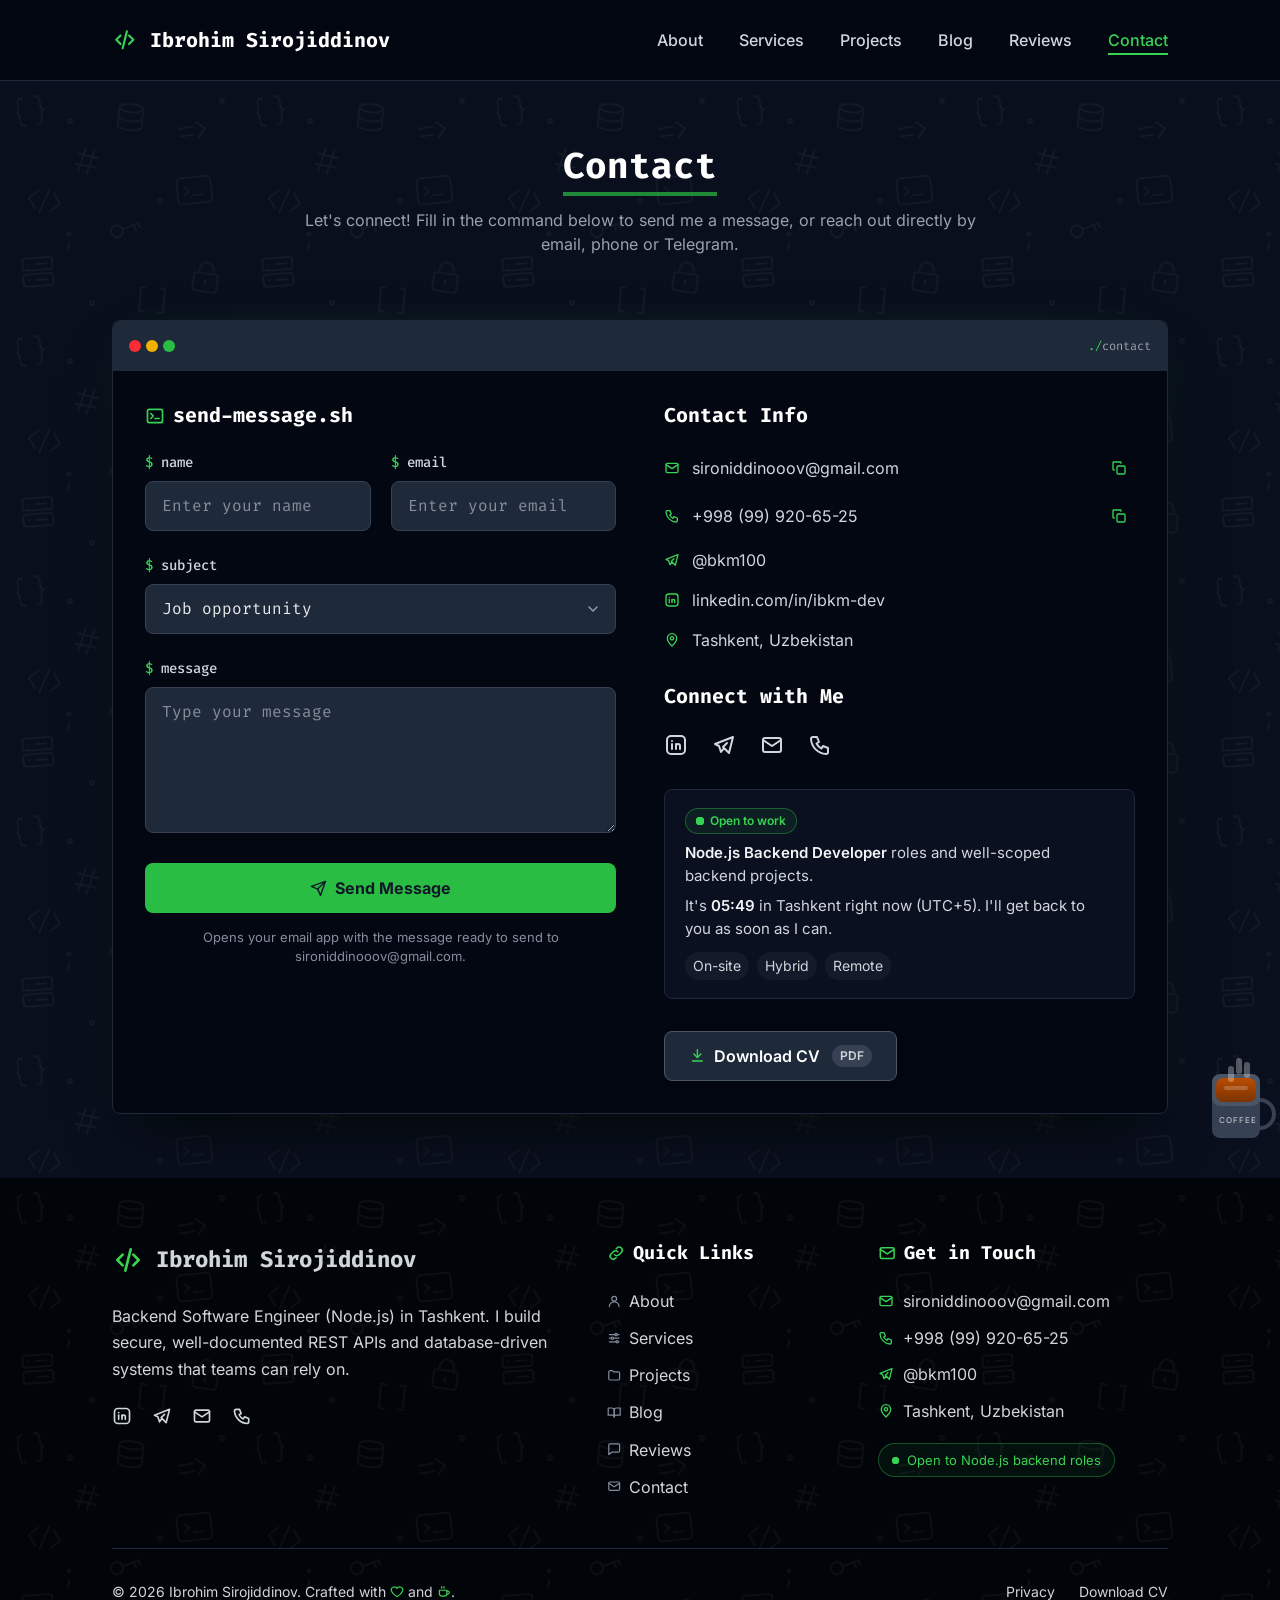
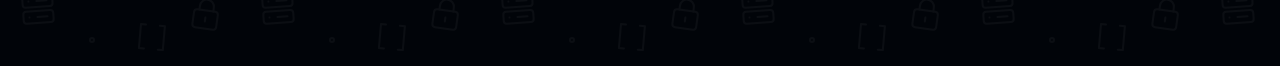
<file: contact.html>
<!DOCTYPE html>
<html lang="en" class="no-js">
<head>
  <meta charset="utf-8">
  <meta name="viewport" content="width=device-width, initial-scale=1, viewport-fit=cover">
  <title>Contact · Ibrohim Sirojiddinov</title>
  <meta name="description" content="Contact Ibrohim Sirojiddinov, Node.js Backend Developer in Tashkent: open to on-site, hybrid and remote roles. Email, phone, Telegram and LinkedIn.">
  <meta name="author" content="Ibrohim Sirojiddinov">
  <meta name="theme-color" content="#030712">
  <meta name="color-scheme" content="dark">

  <meta property="og:type" content="website">
  <meta property="og:site_name" content="Ibrohim Sirojiddinov">
  <meta property="og:title" content="Contact · Ibrohim Sirojiddinov">
  <meta property="og:description" content="Contact Ibrohim Sirojiddinov, Node.js Backend Developer in Tashkent: open to on-site, hybrid and remote roles. Email, phone, Telegram and LinkedIn.">
  <meta property="og:url" content="https://ibrohim-sirojiddinov.vercel.app/contact">
  <meta property="og:image" content="https://ibrohim-sirojiddinov.vercel.app/assets/img/og-image.png">
  <meta property="og:image:width" content="1200">
  <meta property="og:image:height" content="630">
  <meta property="og:image:alt" content="Ibrohim Sirojiddinov, Backend Software Engineer (Node.js), Tashkent">
  <meta name="twitter:card" content="summary_large_image">

  <link rel="icon" href="assets/img/favicon.svg" type="image/svg+xml">
  <link rel="apple-touch-icon" href="assets/img/apple-touch-icon.png">
  <link rel="preload" href="assets/fonts/inter-latin-wght-normal.woff2" as="font" type="font/woff2" crossorigin>
  <link rel="preload" href="assets/fonts/fira-code-latin-wght-normal.woff2" as="font" type="font/woff2" crossorigin>
  <link rel="stylesheet" href="assets/css/style.css">
  <script>document.documentElement.classList.replace('no-js', 'js');</script>
  <script src="assets/js/main.js" defer onerror="document.documentElement.classList.replace('js', 'no-js')"></script>
</head>
<body>
  <svg class="sprite" aria-hidden="true" focusable="false" xmlns="http://www.w3.org/2000/svg"><symbol id="i-arrow-up" viewBox="0 0 24 24"><path d="M12 19V5"/><path d="m6 11 6-6 6 6"/></symbol><symbol id="i-book" viewBox="0 0 24 24"><path d="M2 5h6a4 4 0 0 1 4 4v11a3 3 0 0 0-3-3H2z"/><path d="M22 5h-6a4 4 0 0 0-4 4v11a3 3 0 0 1 3-3h7z"/></symbol><symbol id="i-check-circle" viewBox="0 0 24 24"><circle cx="12" cy="12" r="9"/><path d="m8 12 3 3 5-6"/></symbol><symbol id="i-code" viewBox="0 0 24 24"><path d="m8 8-4 4 4 4"/><path d="m16 8 4 4-4 4"/><path d="m14 4-4 16"/></symbol><symbol id="i-coffee" viewBox="0 0 24 24"><path d="M4 9h13v5a5 5 0 0 1-5 5H9a5 5 0 0 1-5-5z"/><path d="M17 10.5h1.5a2.5 2.5 0 0 1 0 5H17"/><path d="M8 2.5v3M12 2.5v3"/></symbol><symbol id="i-copy" viewBox="0 0 24 24"><rect x="9" y="9" width="12" height="12" rx="2"/><path d="M5 15H4a1 1 0 0 1-1-1V4a1 1 0 0 1 1-1h10a1 1 0 0 1 1 1v1"/></symbol><symbol id="i-download" viewBox="0 0 24 24"><path d="M12 4v11"/><path d="m7 10 5 5 5-5"/><path d="M5 20h14"/></symbol><symbol id="i-external" viewBox="0 0 24 24"><path d="M14 4h6v6"/><path d="M20 4 10 14"/><path d="M18 14v5a1 1 0 0 1-1 1H5a1 1 0 0 1-1-1V7a1 1 0 0 1 1-1h5"/></symbol><symbol id="i-folder" viewBox="0 0 24 24"><path d="M3 6.5a2 2 0 0 1 2-2h4l2 2h8a2 2 0 0 1 2 2V18a2 2 0 0 1-2 2H5a2 2 0 0 1-2-2z"/></symbol><symbol id="i-heart" viewBox="0 0 24 24"><path d="M12 20s-7.5-4.6-9.3-9.4A5 5 0 0 1 12 6.2a5 5 0 0 1 9.3 4.4C19.5 15.4 12 20 12 20z"/></symbol><symbol id="i-link" viewBox="0 0 24 24"><path d="M10 14a4 4 0 0 0 5.7 0l3-3a4 4 0 0 0-5.7-5.7l-1 1"/><path d="M14 10a4 4 0 0 0-5.7 0l-3 3a4 4 0 0 0 5.7 5.7l1-1"/></symbol><symbol id="i-linkedin" viewBox="0 0 24 24"><path d="M8 11v5"/><path d="M8 8v.01"/><path d="M12 16v-5"/><path d="M16 16v-3a2 2 0 1 0-4 0"/><path d="M3 7a4 4 0 0 1 4-4h10a4 4 0 0 1 4 4v10a4 4 0 0 1-4 4H7a4 4 0 0 1-4-4z"/></symbol><symbol id="i-mail" viewBox="0 0 24 24"><rect x="3" y="5" width="18" height="14" rx="2"/><path d="m3 7 9 6 9-6"/></symbol><symbol id="i-menu" viewBox="0 0 24 24"><path d="M4 7h16M4 12h16M4 17h16"/></symbol><symbol id="i-message" viewBox="0 0 24 24"><path d="M21 15a2 2 0 0 1-2 2H8l-5 4V5a2 2 0 0 1 2-2h14a2 2 0 0 1 2 2z"/></symbol><symbol id="i-phone" viewBox="0 0 24 24"><path d="M5 4h4l2 5-2.5 1.5a11 11 0 0 0 5 5L15 13l5 2v4a2 2 0 0 1-2 2A16 16 0 0 1 3 6a2 2 0 0 1 2-2"/></symbol><symbol id="i-pin" viewBox="0 0 24 24"><path d="M12 21s-7-6.2-7-11.5a7 7 0 0 1 14 0C19 14.8 12 21 12 21z"/><circle cx="12" cy="9.5" r="2.5"/></symbol><symbol id="i-send" viewBox="0 0 24 24"><path d="M22 2 11 13"/><path d="M22 2 15 22l-4-9-9-4z"/></symbol><symbol id="i-sliders" viewBox="0 0 24 24"><path d="M4 6h9M17 6h3M4 12h3M11 12h9M4 18h11M19 18h1"/><circle cx="15" cy="6" r="2"/><circle cx="9" cy="12" r="2"/><circle cx="17" cy="18" r="2"/></symbol><symbol id="i-telegram" viewBox="0 0 24 24"><path d="m15 10-4 4 6 6 4-16-18 7 4 2 2 6 3-4"/></symbol><symbol id="i-terminal" viewBox="0 0 24 24"><rect x="3" y="4" width="18" height="16" rx="2"/><path d="m7 9 3 3-3 3"/><path d="M12 15h5"/></symbol><symbol id="i-user" viewBox="0 0 24 24"><circle cx="12" cy="8" r="4"/><path d="M4 21a8 8 0 0 1 16 0"/></symbol><symbol id="i-x" viewBox="0 0 24 24"><path d="M6 6l12 12M18 6 6 18"/></symbol></svg>
  <a class="skip-link" href="#main">Skip to content</a>

  <header class="site-header" data-header>
    <div class="container">
      <nav class="nav" aria-label="Main">
        <a class="brand" href="index.html"><svg class="icon led-glow" aria-hidden="true" focusable="false"><use href="#i-code"/></svg><span>Ibrohim Sirojiddinov</span></a>
        <ul class="nav-links">
          <li><a class="nav-link" href="about.html">About</a></li>
          <li><a class="nav-link" href="services.html">Services</a></li>
          <li><a class="nav-link" href="projects.html">Projects</a></li>
          <li><a class="nav-link" href="blog.html">Blog</a></li>
          <li><a class="nav-link" href="reviews.html">Reviews</a></li>
          <li><a class="nav-link" href="contact.html" aria-current="page">Contact</a></li>
        </ul>
        <button class="menu-toggle" type="button" data-menu-toggle aria-expanded="false" aria-controls="mobile-menu" aria-label="Open menu"><svg class="icon icon-open" aria-hidden="true" focusable="false"><use href="#i-menu"/></svg><svg class="icon icon-close" aria-hidden="true" focusable="false"><use href="#i-x"/></svg></button>
      </nav>
    </div>
    <nav class="mobile-menu" id="mobile-menu" data-menu aria-label="Mobile">
      <a href="about.html"><svg class="icon" aria-hidden="true" focusable="false"><use href="#i-user"/></svg>About</a>
      <a href="services.html"><svg class="icon" aria-hidden="true" focusable="false"><use href="#i-sliders"/></svg>Services</a>
      <a href="projects.html"><svg class="icon" aria-hidden="true" focusable="false"><use href="#i-folder"/></svg>Projects</a>
      <a href="blog.html"><svg class="icon" aria-hidden="true" focusable="false"><use href="#i-book"/></svg>Blog</a>
      <a href="reviews.html"><svg class="icon" aria-hidden="true" focusable="false"><use href="#i-message"/></svg>Reviews</a>
      <a href="contact.html" aria-current="page"><svg class="icon" aria-hidden="true" focusable="false"><use href="#i-mail"/></svg>Contact</a>
    </nav>
  </header>

  <main id="main">

    <div class="page pattern-code">
      <section class="page-section" aria-labelledby="contact-title">
        <div class="container">
          <header class="section-head">
            <h1 class="section-title" id="contact-title" data-animate>Contact</h1>
            <p class="section-lead" data-animate style="--delay:.1s">Let's connect! Fill in the command below to send me a message, or reach out directly by email, phone or Telegram.</p>
          </header>

          <div class="window" data-animate>
            <div class="window-bar"><span class="dots" aria-hidden="true"><i class="dot-r"></i><i class="dot-y"></i><i class="dot-g"></i></span><p class="window-title"><span>./</span>contact</p></div>
            <div class="window-body">
              <div class="contact-grid">
                <div>
                  <h2 class="form-title"><svg class="icon led-glow" aria-hidden="true" focusable="false"><use href="#i-terminal"/></svg> send-message.sh</h2>
                  <form class="contact-form form-code" data-mailto="sironiddinooov@gmail.com" action="mailto:sironiddinooov@gmail.com" method="post" enctype="text/plain" novalidate>
  <div class="field-row">
    <div class="field">
      <label for="contact-name"><span class="prompt">$</span> name</label>
      <input class="input" type="text" id="contact-name" name="name" placeholder="Enter your name" autocomplete="name" required maxlength="80">
      <p class="field-error" hidden></p>
    </div>
    <div class="field">
      <label for="contact-email"><span class="prompt">$</span> email</label>
      <input class="input" type="email" id="contact-email" name="email" placeholder="Enter your email" autocomplete="email" required maxlength="120">
      <p class="field-error" hidden></p>
    </div>
  </div>
  <div class="field">
    <label for="contact-subject"><span class="prompt">$</span> subject</label>
    <select class="input" id="contact-subject" name="subject">
      <option value="Job opportunity">Job opportunity</option>
      <option value="Project inquiry">Project or freelance work</option>
      <option value="API or code review">API or code review</option>
      <option value="Hello">Just saying hello</option>
    </select>
  </div>
  <div class="field">
    <label for="contact-message"><span class="prompt">$</span> message</label>
    <textarea class="input" id="contact-message" name="message" rows="5" placeholder="Type your message" required maxlength="1500"></textarea>
    <p class="field-error" hidden></p>
  </div>
  <button class="btn btn-primary btn-block" type="submit"><svg class="icon" aria-hidden="true" focusable="false"><use href="#i-send"/></svg><span data-submit-label="Send Message">Send Message</span></button>
  <p class="form-note">Opens your email app with the message ready to send to sironiddinooov@gmail.com.</p>
  <div class="form-status" data-form-status role="status" hidden>
    <p><strong>Your email app should open with the message ready.</strong> Just press <em>Send</em>.</p>
    <p>Nothing opened? Send it another way:</p>
    <div class="form-status-actions">
      <a class="btn btn-dark btn-sm" data-mailto-link href="mailto:sironiddinooov@gmail.com"><svg class="icon" aria-hidden="true" focusable="false"><use href="#i-mail"/></svg>Open mail app</a>
      <a class="btn btn-dark btn-sm" data-gmail href="https://mail.google.com/mail/?view=cm&amp;fs=1&amp;to=sironiddinooov@gmail.com" target="_blank" rel="noopener"><svg class="icon" aria-hidden="true" focusable="false"><use href="#i-external"/></svg>Open in Gmail</a>
      <button class="btn btn-dark btn-sm" type="button" data-copy-message data-copy="sironiddinooov@gmail.com" data-copy-label="Message copied: paste it into any email"><svg class="icon" aria-hidden="true" focusable="false"><use href="#i-copy"/></svg>Copy message</button>
    </div>
  </div>
</form>
                </div>

                <div class="contact-side">
                  <div class="contact-block">
                    <h2 class="contact-h">Contact Info</h2>
                    <ul class="contact-list">
                      <li><svg class="icon" aria-hidden="true" focusable="false"><use href="#i-mail"/></svg><a href="mailto:sironiddinooov@gmail.com">sironiddinooov@gmail.com</a><button class="copy-btn" type="button" data-copy="sironiddinooov@gmail.com" data-copy-label="Email address copied" aria-label="Copy email address"><svg class="icon" aria-hidden="true" focusable="false"><use href="#i-copy"/></svg></button></li>
                      <li><svg class="icon" aria-hidden="true" focusable="false"><use href="#i-phone"/></svg><a href="tel:+998999206525">+998 (99) 920-65-25</a><button class="copy-btn" type="button" data-copy="+998 99 920 65 25" data-copy-label="Phone number copied" aria-label="Copy phone number"><svg class="icon" aria-hidden="true" focusable="false"><use href="#i-copy"/></svg></button></li>
                      <li><svg class="icon" aria-hidden="true" focusable="false"><use href="#i-telegram"/></svg><a href="https://t.me/bkm100" target="_blank" rel="noopener">@bkm100</a></li>
                      <li><svg class="icon" aria-hidden="true" focusable="false"><use href="#i-linkedin"/></svg><a href="https://www.linkedin.com/in/ibkm-dev" target="_blank" rel="noopener">linkedin.com/in/ibkm-dev</a></li>
                      <li><svg class="icon" aria-hidden="true" focusable="false"><use href="#i-pin"/></svg><span>Tashkent, Uzbekistan</span></li>
                    </ul>
                  </div>

                  <div class="contact-block">
                    <h2 class="contact-h">Connect with Me</h2>
                    <div class="socials">
                      <a href="https://www.linkedin.com/in/ibkm-dev" target="_blank" rel="noopener" aria-label="LinkedIn"><svg class="icon" aria-hidden="true" focusable="false"><use href="#i-linkedin"/></svg></a>
                      <a href="https://t.me/bkm100" target="_blank" rel="noopener" aria-label="Telegram"><svg class="icon" aria-hidden="true" focusable="false"><use href="#i-telegram"/></svg></a>
                      <a href="mailto:sironiddinooov@gmail.com" aria-label="Email"><svg class="icon" aria-hidden="true" focusable="false"><use href="#i-mail"/></svg></a>
                      <a href="tel:+998999206525" aria-label="Phone"><svg class="icon" aria-hidden="true" focusable="false"><use href="#i-phone"/></svg></a>
                    </div>
                  </div>

                  <div class="contact-block availability">
                    <p><span class="badge"><span class="pulse-dot" aria-hidden="true"></span>Open to work</span></p>
                    <p><strong>Node.js Backend Developer</strong> roles and well-scoped backend projects.</p>
                    <p>It's <strong data-local-time>--:--</strong> in Tashkent right now (UTC+5). I'll get back to you as soon as I can.</p>
                    <div class="formats"><ul class="tags tags-sm"><li class="tag">On-site</li><li class="tag">Hybrid</li><li class="tag">Remote</li></ul></div>
                  </div>

                  <a class="btn btn-dark contact-cv" href="assets/Ibrohim-Sirojiddinov-CV.pdf" download><svg class="icon" aria-hidden="true" focusable="false"><use href="#i-download"/></svg> Download CV <span class="btn-badge">PDF</span></a>
                </div>
              </div>
            </div>
          </div>
        </div>
      </section>
      <div class="coffee" aria-hidden="true" data-animate style="--delay:.1s">
  <span class="coffee-handle"></span><span class="coffee-body"></span><span class="coffee-top"></span><span class="coffee-shine"></span>
  <span class="coffee-steam s1"></span><span class="coffee-steam s2"></span><span class="coffee-steam s3"></span>
  <span class="coffee-label">COFFEE</span>
</div>
    </div>
  </main>

  <footer class="site-footer pattern-code">
    <div class="container">
      <div class="footer-grid">
        <div class="footer-about">
          <p class="footer-brand"><svg class="icon led-glow" aria-hidden="true" focusable="false"><use href="#i-code"/></svg><span>Ibrohim Sirojiddinov</span></p>
          <p>Backend Software Engineer (Node.js) in Tashkent. I build secure, well-documented REST APIs and database-driven systems that teams can rely on.</p>
          <div class="socials">
            <a href="https://www.linkedin.com/in/ibkm-dev" target="_blank" rel="noopener" aria-label="LinkedIn"><svg class="icon" aria-hidden="true" focusable="false"><use href="#i-linkedin"/></svg></a>
            <a href="https://t.me/bkm100" target="_blank" rel="noopener" aria-label="Telegram"><svg class="icon" aria-hidden="true" focusable="false"><use href="#i-telegram"/></svg></a>
            <a href="mailto:sironiddinooov@gmail.com" aria-label="Email"><svg class="icon" aria-hidden="true" focusable="false"><use href="#i-mail"/></svg></a>
            <a href="tel:+998999206525" aria-label="Phone"><svg class="icon" aria-hidden="true" focusable="false"><use href="#i-phone"/></svg></a>
          </div>
        </div>
        <div class="footer-col">
          <h2><svg class="icon" aria-hidden="true" focusable="false"><use href="#i-link"/></svg> Quick Links</h2>
          <ul class="footer-links">
            <li><a href="about.html"><svg class="icon" aria-hidden="true" focusable="false"><use href="#i-user"/></svg> About</a></li>
            <li><a href="services.html"><svg class="icon" aria-hidden="true" focusable="false"><use href="#i-sliders"/></svg> Services</a></li>
            <li><a href="projects.html"><svg class="icon" aria-hidden="true" focusable="false"><use href="#i-folder"/></svg> Projects</a></li>
            <li><a href="blog.html"><svg class="icon" aria-hidden="true" focusable="false"><use href="#i-book"/></svg> Blog</a></li>
            <li><a href="reviews.html"><svg class="icon" aria-hidden="true" focusable="false"><use href="#i-message"/></svg> Reviews</a></li>
            <li><a href="contact.html"><svg class="icon" aria-hidden="true" focusable="false"><use href="#i-mail"/></svg> Contact</a></li>
          </ul>
        </div>
        <div class="footer-col">
          <h2><svg class="icon" aria-hidden="true" focusable="false"><use href="#i-mail"/></svg> Get in Touch</h2>
          <ul class="footer-contact">
            <li><svg class="icon" aria-hidden="true" focusable="false"><use href="#i-mail"/></svg><a href="mailto:sironiddinooov@gmail.com">sironiddinooov@gmail.com</a></li>
            <li><svg class="icon" aria-hidden="true" focusable="false"><use href="#i-phone"/></svg><a href="tel:+998999206525">+998 (99) 920-65-25</a></li>
            <li><svg class="icon" aria-hidden="true" focusable="false"><use href="#i-telegram"/></svg><a href="https://t.me/bkm100" target="_blank" rel="noopener">@bkm100</a></li>
            <li><svg class="icon" aria-hidden="true" focusable="false"><use href="#i-pin"/></svg><span>Tashkent, Uzbekistan</span></li>
          </ul>
          <p class="footer-status"><span class="pulse-dot" aria-hidden="true"></span>Open to Node.js backend roles</p>
        </div>
      </div>
      <div class="footer-bottom">
        <p>&copy; <span data-year>2026</span> Ibrohim Sirojiddinov. Crafted with <svg class="icon" aria-hidden="true" focusable="false"><use href="#i-heart"/></svg><span class="visually-hidden">love</span> and <span class="nowrap"><svg class="icon" aria-hidden="true" focusable="false"><use href="#i-coffee"/></svg><span class="visually-hidden">coffee</span>.</span></p>
        <nav aria-label="Footer">
          <a href="privacy.html">Privacy</a>
          <a href="assets/Ibrohim-Sirojiddinov-CV.pdf" download>Download CV</a>
        </nav>
      </div>
    </div>
  </footer>

  <button class="to-top" type="button" data-to-top aria-label="Back to top"><svg class="icon" aria-hidden="true" focusable="false"><use href="#i-arrow-up"/></svg></button>
  <div class="toast" data-toast role="status" aria-live="polite"><svg class="icon" aria-hidden="true" focusable="false"><use href="#i-check-circle"/></svg><span data-toast-text></span></div>
</body>
</html>
</file>
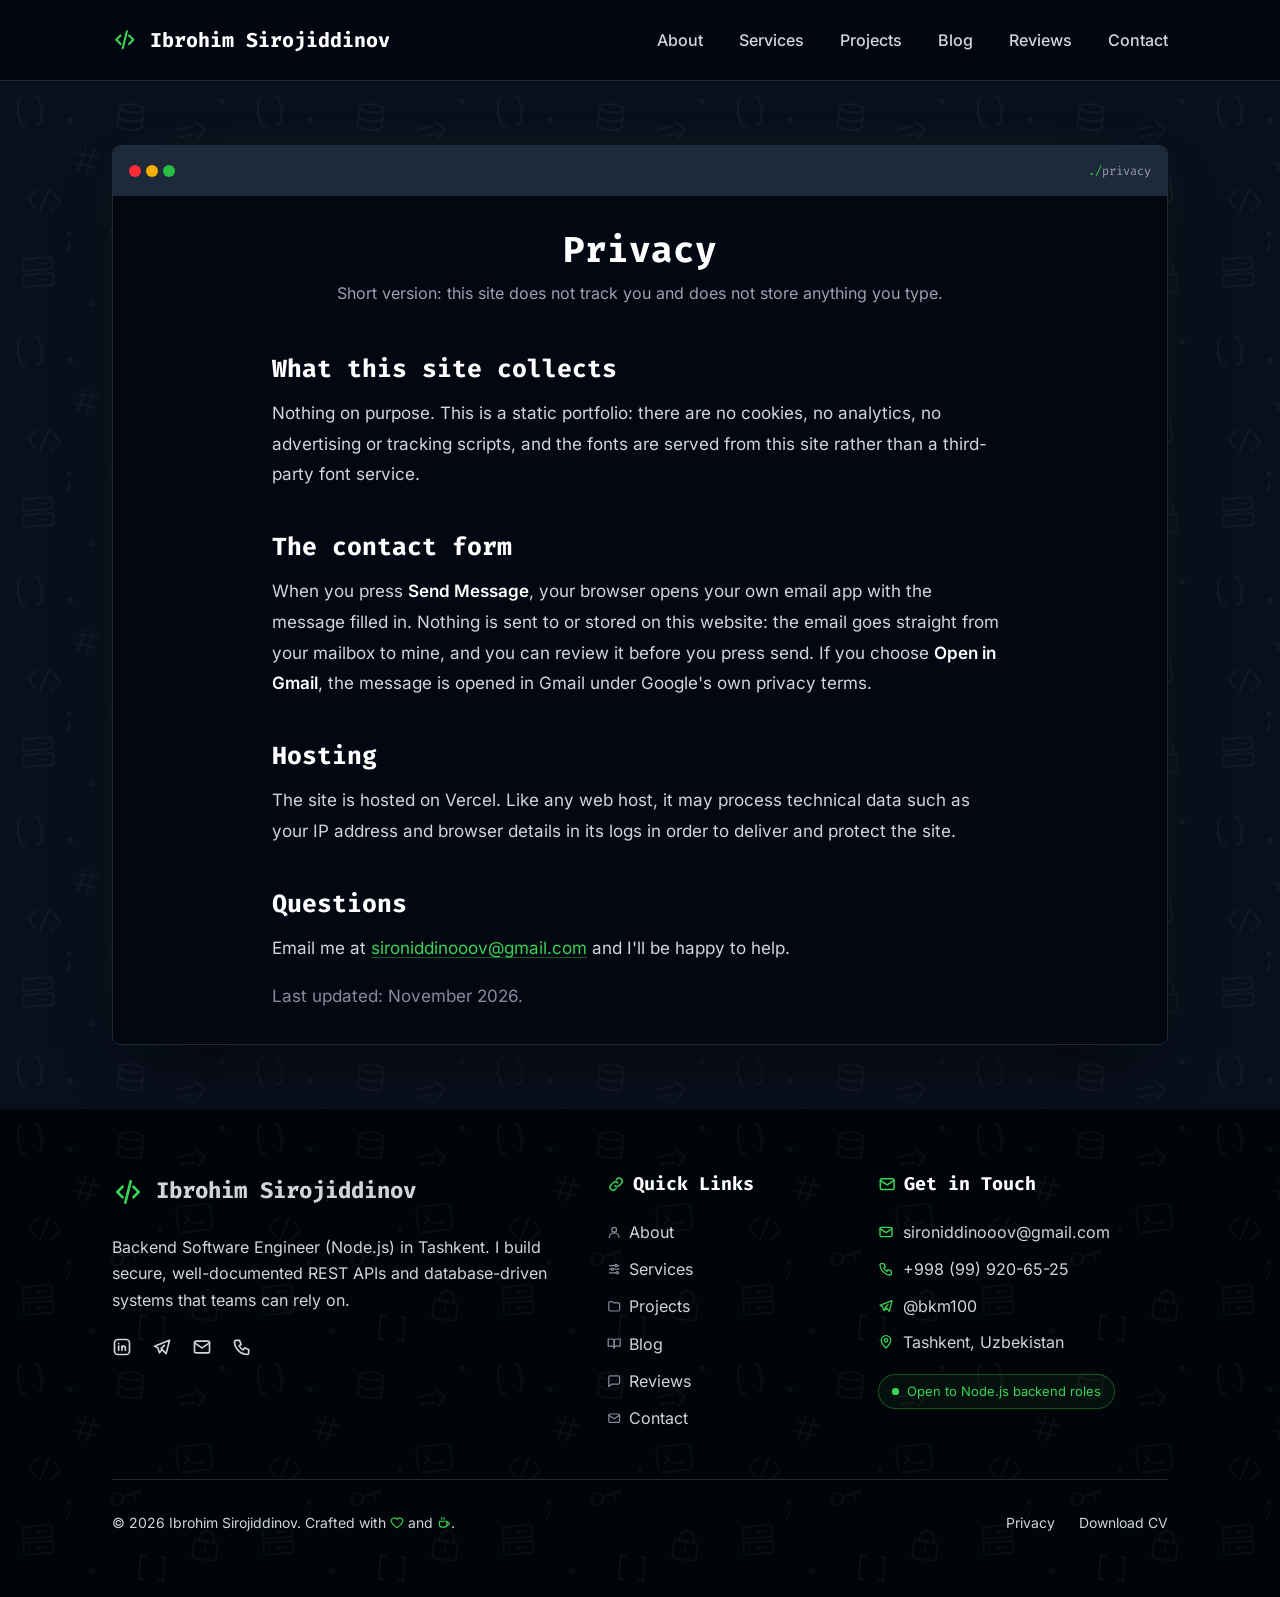
<file: privacy.html>
<!DOCTYPE html>
<html lang="en" class="no-js">
<head>
  <meta charset="utf-8">
  <meta name="viewport" content="width=device-width, initial-scale=1, viewport-fit=cover">
  <title>Privacy · Ibrohim Sirojiddinov</title>
  <meta name="description" content="Privacy note for the portfolio of Ibrohim Sirojiddinov: no cookies, no analytics, and a contact form that opens your own email app.">
  <meta name="author" content="Ibrohim Sirojiddinov">
  <meta name="theme-color" content="#030712">
  <meta name="color-scheme" content="dark">

  <meta property="og:type" content="website">
  <meta property="og:site_name" content="Ibrohim Sirojiddinov">
  <meta property="og:title" content="Privacy · Ibrohim Sirojiddinov">
  <meta property="og:description" content="Privacy note for the portfolio of Ibrohim Sirojiddinov: no cookies, no analytics, and a contact form that opens your own email app.">
  <meta property="og:url" content="https://ibrohim-sirojiddinov.vercel.app/privacy">
  <meta property="og:image" content="https://ibrohim-sirojiddinov.vercel.app/assets/img/og-image.png">
  <meta property="og:image:width" content="1200">
  <meta property="og:image:height" content="630">
  <meta property="og:image:alt" content="Ibrohim Sirojiddinov, Backend Software Engineer (Node.js), Tashkent">
  <meta name="twitter:card" content="summary_large_image">

  <link rel="icon" href="assets/img/favicon.svg" type="image/svg+xml">
  <link rel="apple-touch-icon" href="assets/img/apple-touch-icon.png">
  <link rel="preload" href="assets/fonts/inter-latin-wght-normal.woff2" as="font" type="font/woff2" crossorigin>
  <link rel="preload" href="assets/fonts/fira-code-latin-wght-normal.woff2" as="font" type="font/woff2" crossorigin>
  <link rel="stylesheet" href="assets/css/style.css">
  <script>document.documentElement.classList.replace('no-js', 'js');</script>
  <script src="assets/js/main.js" defer onerror="document.documentElement.classList.replace('js', 'no-js')"></script>
</head>
<body>
  <svg class="sprite" aria-hidden="true" focusable="false" xmlns="http://www.w3.org/2000/svg"><symbol id="i-arrow-up" viewBox="0 0 24 24"><path d="M12 19V5"/><path d="m6 11 6-6 6 6"/></symbol><symbol id="i-book" viewBox="0 0 24 24"><path d="M2 5h6a4 4 0 0 1 4 4v11a3 3 0 0 0-3-3H2z"/><path d="M22 5h-6a4 4 0 0 0-4 4v11a3 3 0 0 1 3-3h7z"/></symbol><symbol id="i-check-circle" viewBox="0 0 24 24"><circle cx="12" cy="12" r="9"/><path d="m8 12 3 3 5-6"/></symbol><symbol id="i-code" viewBox="0 0 24 24"><path d="m8 8-4 4 4 4"/><path d="m16 8 4 4-4 4"/><path d="m14 4-4 16"/></symbol><symbol id="i-coffee" viewBox="0 0 24 24"><path d="M4 9h13v5a5 5 0 0 1-5 5H9a5 5 0 0 1-5-5z"/><path d="M17 10.5h1.5a2.5 2.5 0 0 1 0 5H17"/><path d="M8 2.5v3M12 2.5v3"/></symbol><symbol id="i-folder" viewBox="0 0 24 24"><path d="M3 6.5a2 2 0 0 1 2-2h4l2 2h8a2 2 0 0 1 2 2V18a2 2 0 0 1-2 2H5a2 2 0 0 1-2-2z"/></symbol><symbol id="i-heart" viewBox="0 0 24 24"><path d="M12 20s-7.5-4.6-9.3-9.4A5 5 0 0 1 12 6.2a5 5 0 0 1 9.3 4.4C19.5 15.4 12 20 12 20z"/></symbol><symbol id="i-link" viewBox="0 0 24 24"><path d="M10 14a4 4 0 0 0 5.7 0l3-3a4 4 0 0 0-5.7-5.7l-1 1"/><path d="M14 10a4 4 0 0 0-5.7 0l-3 3a4 4 0 0 0 5.7 5.7l1-1"/></symbol><symbol id="i-linkedin" viewBox="0 0 24 24"><path d="M8 11v5"/><path d="M8 8v.01"/><path d="M12 16v-5"/><path d="M16 16v-3a2 2 0 1 0-4 0"/><path d="M3 7a4 4 0 0 1 4-4h10a4 4 0 0 1 4 4v10a4 4 0 0 1-4 4H7a4 4 0 0 1-4-4z"/></symbol><symbol id="i-mail" viewBox="0 0 24 24"><rect x="3" y="5" width="18" height="14" rx="2"/><path d="m3 7 9 6 9-6"/></symbol><symbol id="i-menu" viewBox="0 0 24 24"><path d="M4 7h16M4 12h16M4 17h16"/></symbol><symbol id="i-message" viewBox="0 0 24 24"><path d="M21 15a2 2 0 0 1-2 2H8l-5 4V5a2 2 0 0 1 2-2h14a2 2 0 0 1 2 2z"/></symbol><symbol id="i-phone" viewBox="0 0 24 24"><path d="M5 4h4l2 5-2.5 1.5a11 11 0 0 0 5 5L15 13l5 2v4a2 2 0 0 1-2 2A16 16 0 0 1 3 6a2 2 0 0 1 2-2"/></symbol><symbol id="i-pin" viewBox="0 0 24 24"><path d="M12 21s-7-6.2-7-11.5a7 7 0 0 1 14 0C19 14.8 12 21 12 21z"/><circle cx="12" cy="9.5" r="2.5"/></symbol><symbol id="i-sliders" viewBox="0 0 24 24"><path d="M4 6h9M17 6h3M4 12h3M11 12h9M4 18h11M19 18h1"/><circle cx="15" cy="6" r="2"/><circle cx="9" cy="12" r="2"/><circle cx="17" cy="18" r="2"/></symbol><symbol id="i-telegram" viewBox="0 0 24 24"><path d="m15 10-4 4 6 6 4-16-18 7 4 2 2 6 3-4"/></symbol><symbol id="i-user" viewBox="0 0 24 24"><circle cx="12" cy="8" r="4"/><path d="M4 21a8 8 0 0 1 16 0"/></symbol><symbol id="i-x" viewBox="0 0 24 24"><path d="M6 6l12 12M18 6 6 18"/></symbol></svg>
  <a class="skip-link" href="#main">Skip to content</a>

  <header class="site-header" data-header>
    <div class="container">
      <nav class="nav" aria-label="Main">
        <a class="brand" href="index.html"><svg class="icon led-glow" aria-hidden="true" focusable="false"><use href="#i-code"/></svg><span>Ibrohim Sirojiddinov</span></a>
        <ul class="nav-links">
          <li><a class="nav-link" href="about.html">About</a></li>
          <li><a class="nav-link" href="services.html">Services</a></li>
          <li><a class="nav-link" href="projects.html">Projects</a></li>
          <li><a class="nav-link" href="blog.html">Blog</a></li>
          <li><a class="nav-link" href="reviews.html">Reviews</a></li>
          <li><a class="nav-link" href="contact.html">Contact</a></li>
        </ul>
        <button class="menu-toggle" type="button" data-menu-toggle aria-expanded="false" aria-controls="mobile-menu" aria-label="Open menu"><svg class="icon icon-open" aria-hidden="true" focusable="false"><use href="#i-menu"/></svg><svg class="icon icon-close" aria-hidden="true" focusable="false"><use href="#i-x"/></svg></button>
      </nav>
    </div>
    <nav class="mobile-menu" id="mobile-menu" data-menu aria-label="Mobile">
      <a href="about.html"><svg class="icon" aria-hidden="true" focusable="false"><use href="#i-user"/></svg>About</a>
      <a href="services.html"><svg class="icon" aria-hidden="true" focusable="false"><use href="#i-sliders"/></svg>Services</a>
      <a href="projects.html"><svg class="icon" aria-hidden="true" focusable="false"><use href="#i-folder"/></svg>Projects</a>
      <a href="blog.html"><svg class="icon" aria-hidden="true" focusable="false"><use href="#i-book"/></svg>Blog</a>
      <a href="reviews.html"><svg class="icon" aria-hidden="true" focusable="false"><use href="#i-message"/></svg>Reviews</a>
      <a href="contact.html"><svg class="icon" aria-hidden="true" focusable="false"><use href="#i-mail"/></svg>Contact</a>
    </nav>
  </header>

  <main id="main">

    <div class="page pattern-code">
      <section class="page-section" aria-labelledby="privacy-title">
        <div class="container">
          <div class="window" data-animate>
            <div class="window-bar"><span class="dots" aria-hidden="true"><i class="dot-r"></i><i class="dot-y"></i><i class="dot-g"></i></span><p class="window-title"><span>./</span>privacy</p></div>
            <div class="window-body">
              <div class="legal">
                <header class="window-head">
                  <h1 id="privacy-title">Privacy</h1>
                  <p>Short version: this site does not track you and does not store anything you type.</p>
                </header>
                <div class="prose">
                  <h2>What this site collects</h2>
                  <p>Nothing on purpose. This is a static portfolio: there are no cookies, no analytics, no advertising or tracking scripts, and the fonts are served from this site rather than a third-party font service.</p>
                  <h2>The contact form</h2>
                  <p>When you press <strong>Send Message</strong>, your browser opens your own email app with the message filled in. Nothing is sent to or stored on this website: the email goes straight from your mailbox to mine, and you can review it before you press send. If you choose <strong>Open in Gmail</strong>, the message is opened in Gmail under Google's own privacy terms.</p>
                  <h2>Hosting</h2>
                  <p>The site is hosted on Vercel. Like any web host, it may process technical data such as your IP address and browser details in its logs in order to deliver and protect the site.</p>
                  <h2>Questions</h2>
                  <p>Email me at <a href="mailto:sironiddinooov@gmail.com">sironiddinooov@gmail.com</a> and I'll be happy to help.</p>
                  <p class="muted">Last updated: November 2026.</p>
                </div>
              </div>
            </div>
          </div>
        </div>
      </section>
    </div>
  </main>

  <footer class="site-footer pattern-code">
    <div class="container">
      <div class="footer-grid">
        <div class="footer-about">
          <p class="footer-brand"><svg class="icon led-glow" aria-hidden="true" focusable="false"><use href="#i-code"/></svg><span>Ibrohim Sirojiddinov</span></p>
          <p>Backend Software Engineer (Node.js) in Tashkent. I build secure, well-documented REST APIs and database-driven systems that teams can rely on.</p>
          <div class="socials">
            <a href="https://www.linkedin.com/in/ibkm-dev" target="_blank" rel="noopener" aria-label="LinkedIn"><svg class="icon" aria-hidden="true" focusable="false"><use href="#i-linkedin"/></svg></a>
            <a href="https://t.me/bkm100" target="_blank" rel="noopener" aria-label="Telegram"><svg class="icon" aria-hidden="true" focusable="false"><use href="#i-telegram"/></svg></a>
            <a href="mailto:sironiddinooov@gmail.com" aria-label="Email"><svg class="icon" aria-hidden="true" focusable="false"><use href="#i-mail"/></svg></a>
            <a href="tel:+998999206525" aria-label="Phone"><svg class="icon" aria-hidden="true" focusable="false"><use href="#i-phone"/></svg></a>
          </div>
        </div>
        <div class="footer-col">
          <h2><svg class="icon" aria-hidden="true" focusable="false"><use href="#i-link"/></svg> Quick Links</h2>
          <ul class="footer-links">
            <li><a href="about.html"><svg class="icon" aria-hidden="true" focusable="false"><use href="#i-user"/></svg> About</a></li>
            <li><a href="services.html"><svg class="icon" aria-hidden="true" focusable="false"><use href="#i-sliders"/></svg> Services</a></li>
            <li><a href="projects.html"><svg class="icon" aria-hidden="true" focusable="false"><use href="#i-folder"/></svg> Projects</a></li>
            <li><a href="blog.html"><svg class="icon" aria-hidden="true" focusable="false"><use href="#i-book"/></svg> Blog</a></li>
            <li><a href="reviews.html"><svg class="icon" aria-hidden="true" focusable="false"><use href="#i-message"/></svg> Reviews</a></li>
            <li><a href="contact.html"><svg class="icon" aria-hidden="true" focusable="false"><use href="#i-mail"/></svg> Contact</a></li>
          </ul>
        </div>
        <div class="footer-col">
          <h2><svg class="icon" aria-hidden="true" focusable="false"><use href="#i-mail"/></svg> Get in Touch</h2>
          <ul class="footer-contact">
            <li><svg class="icon" aria-hidden="true" focusable="false"><use href="#i-mail"/></svg><a href="mailto:sironiddinooov@gmail.com">sironiddinooov@gmail.com</a></li>
            <li><svg class="icon" aria-hidden="true" focusable="false"><use href="#i-phone"/></svg><a href="tel:+998999206525">+998 (99) 920-65-25</a></li>
            <li><svg class="icon" aria-hidden="true" focusable="false"><use href="#i-telegram"/></svg><a href="https://t.me/bkm100" target="_blank" rel="noopener">@bkm100</a></li>
            <li><svg class="icon" aria-hidden="true" focusable="false"><use href="#i-pin"/></svg><span>Tashkent, Uzbekistan</span></li>
          </ul>
          <p class="footer-status"><span class="pulse-dot" aria-hidden="true"></span>Open to Node.js backend roles</p>
        </div>
      </div>
      <div class="footer-bottom">
        <p>&copy; <span data-year>2026</span> Ibrohim Sirojiddinov. Crafted with <svg class="icon" aria-hidden="true" focusable="false"><use href="#i-heart"/></svg><span class="visually-hidden">love</span> and <span class="nowrap"><svg class="icon" aria-hidden="true" focusable="false"><use href="#i-coffee"/></svg><span class="visually-hidden">coffee</span>.</span></p>
        <nav aria-label="Footer">
          <a href="privacy.html">Privacy</a>
          <a href="assets/Ibrohim-Sirojiddinov-CV.pdf" download>Download CV</a>
        </nav>
      </div>
    </div>
  </footer>

  <button class="to-top" type="button" data-to-top aria-label="Back to top"><svg class="icon" aria-hidden="true" focusable="false"><use href="#i-arrow-up"/></svg></button>
  <div class="toast" data-toast role="status" aria-live="polite"><svg class="icon" aria-hidden="true" focusable="false"><use href="#i-check-circle"/></svg><span data-toast-text></span></div>
</body>
</html>
</file>
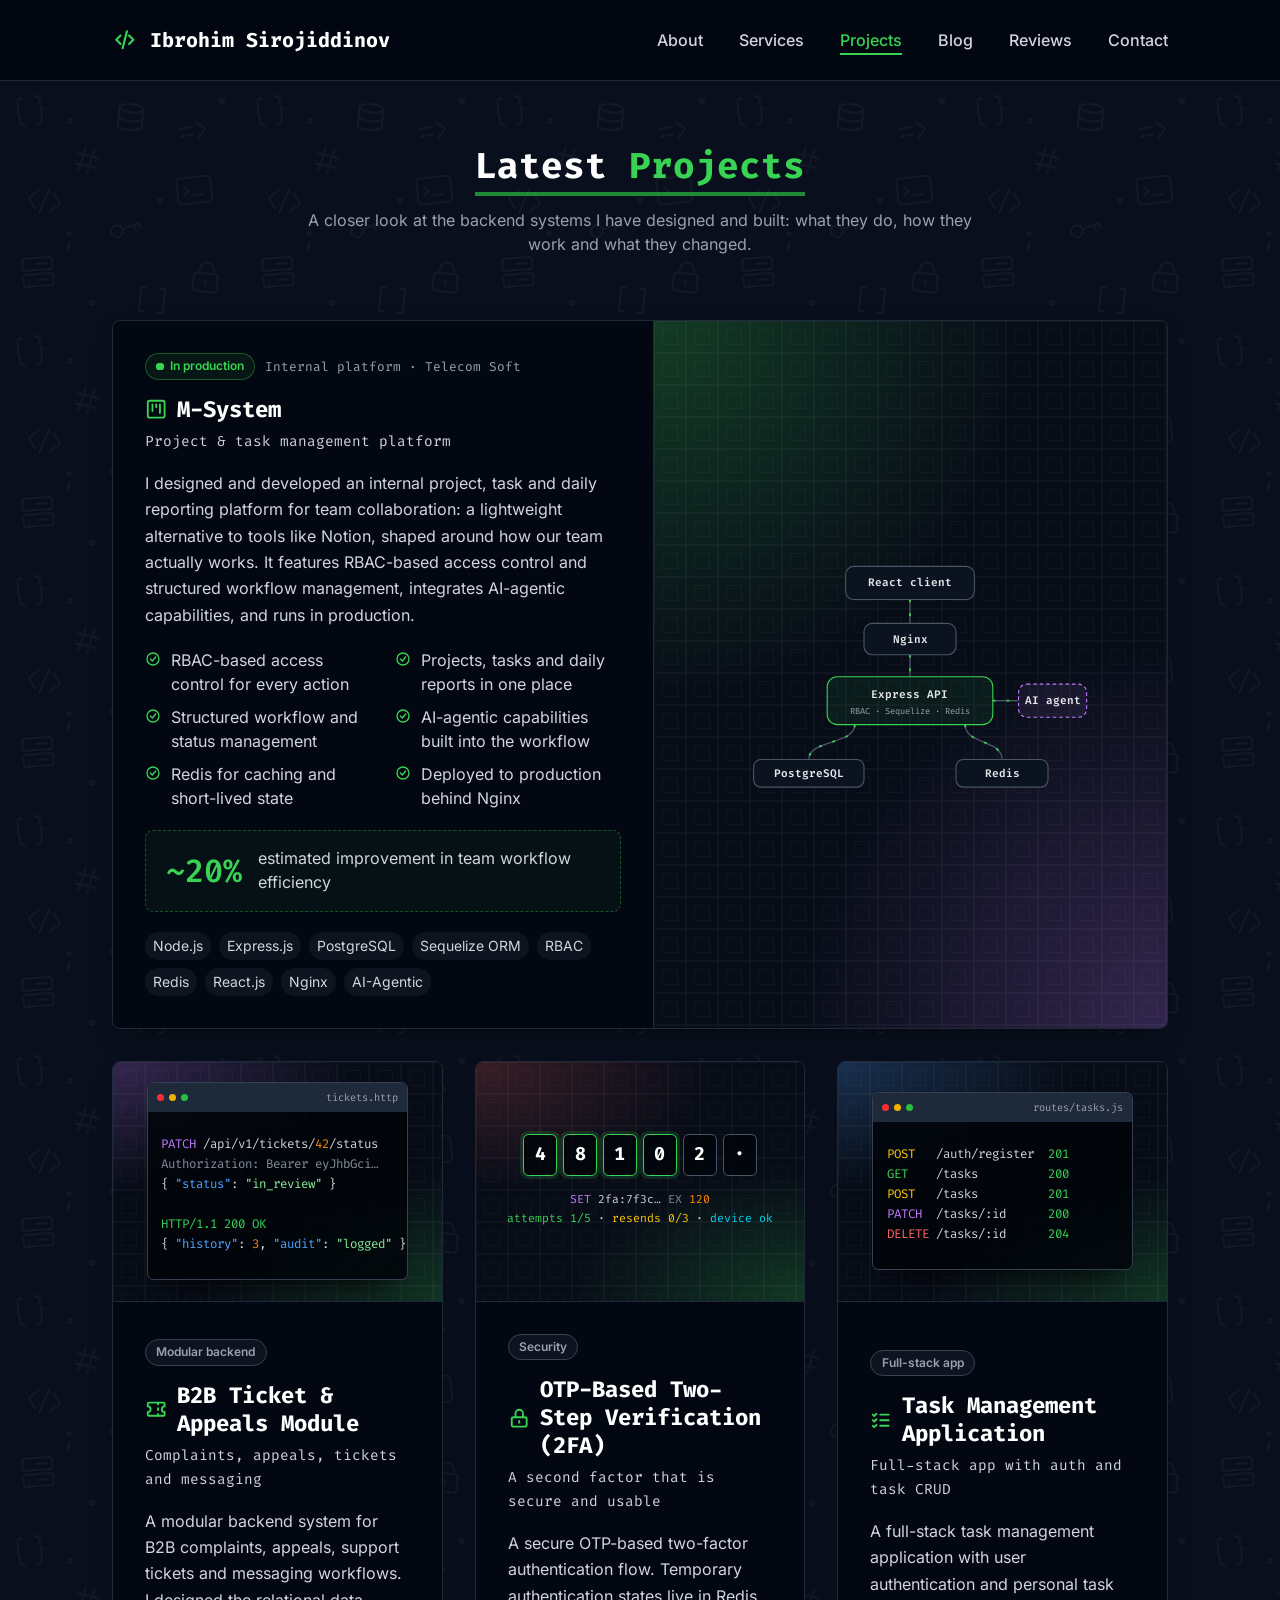
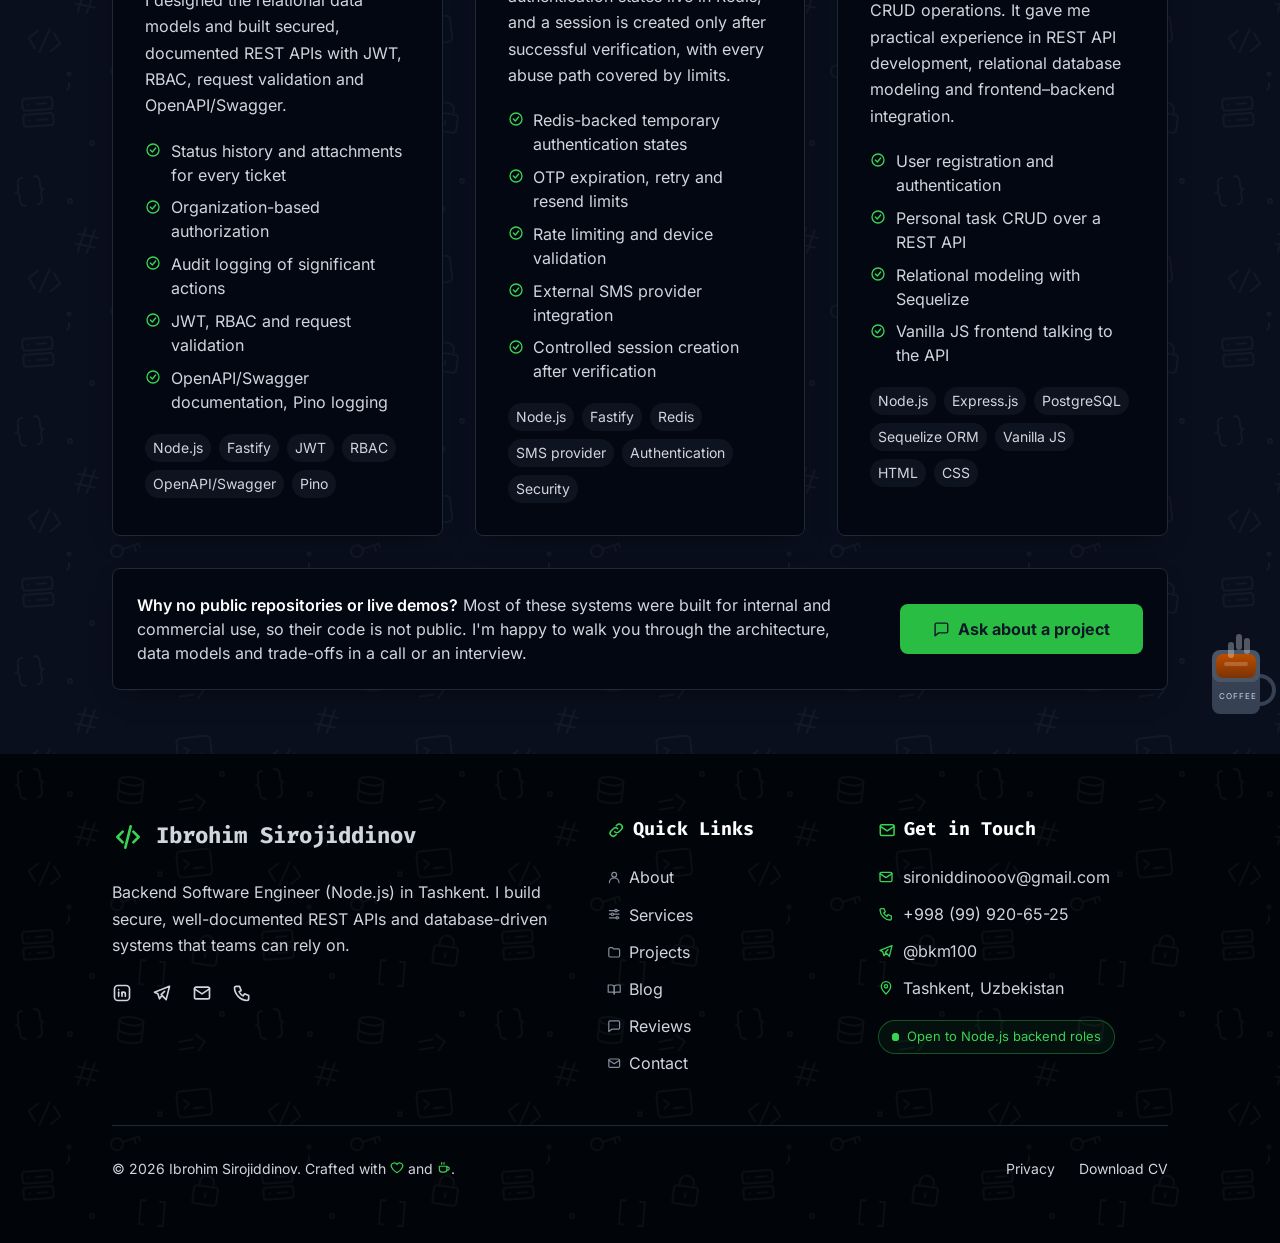
<file: projects.html>
<!DOCTYPE html>
<html lang="en" class="no-js">
<head>
  <meta charset="utf-8">
  <meta name="viewport" content="width=device-width, initial-scale=1, viewport-fit=cover">
  <title>Projects · Ibrohim Sirojiddinov</title>
  <meta name="description" content="Backend projects by Ibrohim Sirojiddinov: M-System (in production), a B2B ticket and appeals module, OTP-based two-step verification and a task management application.">
  <meta name="author" content="Ibrohim Sirojiddinov">
  <meta name="theme-color" content="#030712">
  <meta name="color-scheme" content="dark">

  <meta property="og:type" content="website">
  <meta property="og:site_name" content="Ibrohim Sirojiddinov">
  <meta property="og:title" content="Projects · Ibrohim Sirojiddinov">
  <meta property="og:description" content="Backend projects by Ibrohim Sirojiddinov: M-System (in production), a B2B ticket and appeals module, OTP-based two-step verification and a task management application.">
  <meta property="og:url" content="https://ibrohim-sirojiddinov.vercel.app/projects">
  <meta property="og:image" content="https://ibrohim-sirojiddinov.vercel.app/assets/img/og-image.png">
  <meta property="og:image:width" content="1200">
  <meta property="og:image:height" content="630">
  <meta property="og:image:alt" content="Ibrohim Sirojiddinov, Backend Software Engineer (Node.js), Tashkent">
  <meta name="twitter:card" content="summary_large_image">

  <link rel="icon" href="assets/img/favicon.svg" type="image/svg+xml">
  <link rel="apple-touch-icon" href="assets/img/apple-touch-icon.png">
  <link rel="preload" href="assets/fonts/inter-latin-wght-normal.woff2" as="font" type="font/woff2" crossorigin>
  <link rel="preload" href="assets/fonts/fira-code-latin-wght-normal.woff2" as="font" type="font/woff2" crossorigin>
  <link rel="stylesheet" href="assets/css/style.css">
  <script>document.documentElement.classList.replace('no-js', 'js');</script>
  <script src="assets/js/main.js" defer onerror="document.documentElement.classList.replace('js', 'no-js')"></script>
</head>
<body>
  <svg class="sprite" aria-hidden="true" focusable="false" xmlns="http://www.w3.org/2000/svg"><symbol id="i-arrow-up" viewBox="0 0 24 24"><path d="M12 19V5"/><path d="m6 11 6-6 6 6"/></symbol><symbol id="i-book" viewBox="0 0 24 24"><path d="M2 5h6a4 4 0 0 1 4 4v11a3 3 0 0 0-3-3H2z"/><path d="M22 5h-6a4 4 0 0 0-4 4v11a3 3 0 0 1 3-3h7z"/></symbol><symbol id="i-check-circle" viewBox="0 0 24 24"><circle cx="12" cy="12" r="9"/><path d="m8 12 3 3 5-6"/></symbol><symbol id="i-code" viewBox="0 0 24 24"><path d="m8 8-4 4 4 4"/><path d="m16 8 4 4-4 4"/><path d="m14 4-4 16"/></symbol><symbol id="i-coffee" viewBox="0 0 24 24"><path d="M4 9h13v5a5 5 0 0 1-5 5H9a5 5 0 0 1-5-5z"/><path d="M17 10.5h1.5a2.5 2.5 0 0 1 0 5H17"/><path d="M8 2.5v3M12 2.5v3"/></symbol><symbol id="i-folder" viewBox="0 0 24 24"><path d="M3 6.5a2 2 0 0 1 2-2h4l2 2h8a2 2 0 0 1 2 2V18a2 2 0 0 1-2 2H5a2 2 0 0 1-2-2z"/></symbol><symbol id="i-heart" viewBox="0 0 24 24"><path d="M12 20s-7.5-4.6-9.3-9.4A5 5 0 0 1 12 6.2a5 5 0 0 1 9.3 4.4C19.5 15.4 12 20 12 20z"/></symbol><symbol id="i-kanban" viewBox="0 0 24 24"><rect x="3" y="3" width="18" height="18" rx="2"/><path d="M8 7v7M12 7v3M16 7v9"/></symbol><symbol id="i-link" viewBox="0 0 24 24"><path d="M10 14a4 4 0 0 0 5.7 0l3-3a4 4 0 0 0-5.7-5.7l-1 1"/><path d="M14 10a4 4 0 0 0-5.7 0l-3 3a4 4 0 0 0 5.7 5.7l1-1"/></symbol><symbol id="i-linkedin" viewBox="0 0 24 24"><path d="M8 11v5"/><path d="M8 8v.01"/><path d="M12 16v-5"/><path d="M16 16v-3a2 2 0 1 0-4 0"/><path d="M3 7a4 4 0 0 1 4-4h10a4 4 0 0 1 4 4v10a4 4 0 0 1-4 4H7a4 4 0 0 1-4-4z"/></symbol><symbol id="i-list-check" viewBox="0 0 24 24"><path d="M11 6h9M11 12h9M11 18h9"/><path d="m3 6 1.5 1.5L7 5M3 12l1.5 1.5L7 11M3 18l1.5 1.5L7 17"/></symbol><symbol id="i-lock" viewBox="0 0 24 24"><rect x="4" y="11" width="16" height="10" rx="2"/><path d="M8 11V7a4 4 0 0 1 8 0v4"/><path d="M12 15v2"/></symbol><symbol id="i-mail" viewBox="0 0 24 24"><rect x="3" y="5" width="18" height="14" rx="2"/><path d="m3 7 9 6 9-6"/></symbol><symbol id="i-menu" viewBox="0 0 24 24"><path d="M4 7h16M4 12h16M4 17h16"/></symbol><symbol id="i-message" viewBox="0 0 24 24"><path d="M21 15a2 2 0 0 1-2 2H8l-5 4V5a2 2 0 0 1 2-2h14a2 2 0 0 1 2 2z"/></symbol><symbol id="i-phone" viewBox="0 0 24 24"><path d="M5 4h4l2 5-2.5 1.5a11 11 0 0 0 5 5L15 13l5 2v4a2 2 0 0 1-2 2A16 16 0 0 1 3 6a2 2 0 0 1 2-2"/></symbol><symbol id="i-pin" viewBox="0 0 24 24"><path d="M12 21s-7-6.2-7-11.5a7 7 0 0 1 14 0C19 14.8 12 21 12 21z"/><circle cx="12" cy="9.5" r="2.5"/></symbol><symbol id="i-sliders" viewBox="0 0 24 24"><path d="M4 6h9M17 6h3M4 12h3M11 12h9M4 18h11M19 18h1"/><circle cx="15" cy="6" r="2"/><circle cx="9" cy="12" r="2"/><circle cx="17" cy="18" r="2"/></symbol><symbol id="i-telegram" viewBox="0 0 24 24"><path d="m15 10-4 4 6 6 4-16-18 7 4 2 2 6 3-4"/></symbol><symbol id="i-ticket" viewBox="0 0 24 24"><path d="M4 5h16a1 1 0 0 1 1 1v3a3 3 0 0 0 0 6v3a1 1 0 0 1-1 1H4a1 1 0 0 1-1-1v-3a3 3 0 0 0 0-6V6a1 1 0 0 1 1-1z"/><path d="M14 5v2M14 11v2M14 17v2"/></symbol><symbol id="i-user" viewBox="0 0 24 24"><circle cx="12" cy="8" r="4"/><path d="M4 21a8 8 0 0 1 16 0"/></symbol><symbol id="i-x" viewBox="0 0 24 24"><path d="M6 6l12 12M18 6 6 18"/></symbol></svg>
  <a class="skip-link" href="#main">Skip to content</a>

  <header class="site-header" data-header>
    <div class="container">
      <nav class="nav" aria-label="Main">
        <a class="brand" href="index.html"><svg class="icon led-glow" aria-hidden="true" focusable="false"><use href="#i-code"/></svg><span>Ibrohim Sirojiddinov</span></a>
        <ul class="nav-links">
          <li><a class="nav-link" href="about.html">About</a></li>
          <li><a class="nav-link" href="services.html">Services</a></li>
          <li><a class="nav-link" href="projects.html" aria-current="page">Projects</a></li>
          <li><a class="nav-link" href="blog.html">Blog</a></li>
          <li><a class="nav-link" href="reviews.html">Reviews</a></li>
          <li><a class="nav-link" href="contact.html">Contact</a></li>
        </ul>
        <button class="menu-toggle" type="button" data-menu-toggle aria-expanded="false" aria-controls="mobile-menu" aria-label="Open menu"><svg class="icon icon-open" aria-hidden="true" focusable="false"><use href="#i-menu"/></svg><svg class="icon icon-close" aria-hidden="true" focusable="false"><use href="#i-x"/></svg></button>
      </nav>
    </div>
    <nav class="mobile-menu" id="mobile-menu" data-menu aria-label="Mobile">
      <a href="about.html"><svg class="icon" aria-hidden="true" focusable="false"><use href="#i-user"/></svg>About</a>
      <a href="services.html"><svg class="icon" aria-hidden="true" focusable="false"><use href="#i-sliders"/></svg>Services</a>
      <a href="projects.html" aria-current="page"><svg class="icon" aria-hidden="true" focusable="false"><use href="#i-folder"/></svg>Projects</a>
      <a href="blog.html"><svg class="icon" aria-hidden="true" focusable="false"><use href="#i-book"/></svg>Blog</a>
      <a href="reviews.html"><svg class="icon" aria-hidden="true" focusable="false"><use href="#i-message"/></svg>Reviews</a>
      <a href="contact.html"><svg class="icon" aria-hidden="true" focusable="false"><use href="#i-mail"/></svg>Contact</a>
    </nav>
  </header>

  <main id="main">

    <div class="page pattern-code">
      <section class="page-section" aria-labelledby="projects-title">
        <div class="container">
          <header class="section-head">
  <h1 class="section-title" id="projects-title" data-animate>Latest <span class="accent">Projects</span></h1>
  <p class="section-lead" data-animate style="--delay:.1s">A closer look at the backend systems I have designed and built: what they do, how they work and what they changed.</p>
</header>

          <article class="card project-full is-featured" id="m-system" data-animate aria-labelledby="p-m-system">
            <div class="cover" style="--c1:rgb(57 211 83 / .24);--c2:rgb(194 122 255 / .24)" aria-hidden="true">
  <svg class="arch" viewBox="0 0 400 250" role="presentation">
    <path class="arch-edge" d="M200 44v26"/><path class="arch-flow" d="M200 44v26"/>
    <path class="arch-edge" d="M200 104v24"/><path class="arch-flow" d="M200 104v24"/>
    <path class="arch-edge" d="M140 180c0 22-50 16-50 38"/><path class="arch-flow" d="M140 180c0 22-50 16-50 38"/>
    <path class="arch-edge" d="M260 180c0 22 40 16 40 38"/><path class="arch-flow" d="M260 180c0 22 40 16 40 38"/>
    <path class="arch-edge" d="M290 154h28"/><path class="arch-flow" d="M290 154h28"/>
    <g class="arch-node" transform="translate(130 8)"><rect width="140" height="36" rx="9"/><text x="70" y="18">React client</text></g>
    <g class="arch-node" transform="translate(150 70)"><rect width="100" height="34" rx="9"/><text x="50" y="17">Nginx</text></g>
    <g class="arch-node arch-core" transform="translate(110 128)"><rect width="180" height="52" rx="11"/><text x="90" y="19">Express API</text><text class="sub" x="90" y="37">RBAC · Sequelize · Redis</text></g>
    <g class="arch-node arch-ai" transform="translate(318 136)"><rect width="74" height="36" rx="9"/><text x="37" y="18">AI agent</text></g>
    <g class="arch-node" transform="translate(30 218)"><rect width="120" height="30" rx="8"/><text x="60" y="15">PostgreSQL</text></g>
    <g class="arch-node" transform="translate(250 218)"><rect width="100" height="30" rx="8"/><text x="50" y="15">Redis</text></g>
  </svg>
</div>
            <div class="project-full-body">
              <div class="project-meta"><span class="badge"><span class="pulse-dot" aria-hidden="true"></span>In production</span><span class="project-kind">Internal platform · Telecom Soft</span></div>
              <h2 id="p-m-system"><svg class="icon led-glow" aria-hidden="true" focusable="false"><use href="#i-kanban"/></svg> M-System</h2>
              <p class="project-sub">Project &amp; task management platform</p>
              <p>I designed and developed an internal project, task and daily reporting platform for team collaboration: a lightweight alternative to tools like Notion, shaped around how our team actually works. It features RBAC-based access control and structured workflow management, integrates AI-agentic capabilities, and runs in production.</p>
              <ul class="checklist checklist-2">
                <li><svg class="icon" aria-hidden="true" focusable="false"><use href="#i-check-circle"/></svg><span>RBAC-based access control for every action</span></li>
                <li><svg class="icon" aria-hidden="true" focusable="false"><use href="#i-check-circle"/></svg><span>Projects, tasks and daily reports in one place</span></li>
                <li><svg class="icon" aria-hidden="true" focusable="false"><use href="#i-check-circle"/></svg><span>Structured workflow and status management</span></li>
                <li><svg class="icon" aria-hidden="true" focusable="false"><use href="#i-check-circle"/></svg><span>AI-agentic capabilities built into the workflow</span></li>
                <li><svg class="icon" aria-hidden="true" focusable="false"><use href="#i-check-circle"/></svg><span>Redis for caching and short-lived state</span></li>
                <li><svg class="icon" aria-hidden="true" focusable="false"><use href="#i-check-circle"/></svg><span>Deployed to production behind Nginx</span></li>
              </ul>
              <div class="impact"><strong>~20%</strong><span>estimated improvement in team workflow efficiency</span></div>
              <ul class="tags tags-sm"><li class="tag">Node.js</li><li class="tag">Express.js</li><li class="tag">PostgreSQL</li><li class="tag">Sequelize ORM</li><li class="tag">RBAC</li><li class="tag">Redis</li><li class="tag">React.js</li><li class="tag">Nginx</li><li class="tag">AI-Agentic</li></ul>
            </div>
          </article>

          <div class="project-grid">
            <article class="card card-hover project-full" id="b2b-tickets" data-animate style="--delay:0.0s" aria-labelledby="p-b2b-tickets">
              <div class="cover" style="--c1:rgb(194 122 255 / .24);--c2:rgb(57 211 83 / .2)" aria-hidden="true">
  <div class="cover-window">
    <div class="cover-window-bar"><i class="dot-r"></i><i class="dot-y"></i><i class="dot-g"></i><small>tickets.http</small></div>
<pre class="cover-mono"><span class="m-patch">PATCH</span> /api/v1/tickets/<span class="n">42</span>/status
<span class="muted">Authorization: Bearer eyJhbGci…</span>
{ <span class="b">"status"</span>: <span class="s">"in_review"</span> }

<span class="st-ok">HTTP/1.1 200 OK</span>
{ <span class="b">"history"</span>: <span class="n">3</span>, <span class="b">"audit"</span>: <span class="s">"logged"</span> }</pre>
  </div>
</div>
              <div class="project-full-body">
                <div class="project-meta"><span class="badge badge-muted">Modular backend</span></div>
                <h3 id="p-b2b-tickets"><svg class="icon led-glow" aria-hidden="true" focusable="false"><use href="#i-ticket"/></svg> B2B Ticket &amp; Appeals Module</h3>
                <p class="project-sub">Complaints, appeals, tickets and messaging</p>
                <p>A modular backend system for B2B complaints, appeals, support tickets and messaging workflows. I designed the relational data models and built secured, documented REST APIs with JWT, RBAC, request validation and OpenAPI/Swagger.</p>
                <ul class="checklist">
                  <li><svg class="icon" aria-hidden="true" focusable="false"><use href="#i-check-circle"/></svg><span>Status history and attachments for every ticket</span></li>
                  <li><svg class="icon" aria-hidden="true" focusable="false"><use href="#i-check-circle"/></svg><span>Organization-based authorization</span></li>
                  <li><svg class="icon" aria-hidden="true" focusable="false"><use href="#i-check-circle"/></svg><span>Audit logging of significant actions</span></li>
                  <li><svg class="icon" aria-hidden="true" focusable="false"><use href="#i-check-circle"/></svg><span>JWT, RBAC and request validation</span></li>
                  <li><svg class="icon" aria-hidden="true" focusable="false"><use href="#i-check-circle"/></svg><span>OpenAPI/Swagger documentation, Pino logging</span></li>
                </ul>
                <ul class="tags tags-sm"><li class="tag">Node.js</li><li class="tag">Fastify</li><li class="tag">JWT</li><li class="tag">RBAC</li><li class="tag">OpenAPI/Swagger</li><li class="tag">Pino</li></ul>
              </div>
            </article>
            <article class="card card-hover project-full" id="otp-2fa" data-animate style="--delay:0.1s" aria-labelledby="p-otp-2fa">
              <div class="cover" style="--c1:rgb(255 100 103 / .2);--c2:rgb(57 211 83 / .22)" aria-hidden="true">
  <div class="otp">
    <div class="otp-boxes"><span class="on">4</span><span class="on">8</span><span class="on">1</span><span class="on">0</span><span>2</span><span>·</span></div>
    <p class="otp-meta"><span class="k">SET</span> 2fa:7f3c… <span class="muted">EX</span> <span class="n">120</span><br><span class="st-ok">attempts 1/5</span> · <span class="y">resends 0/3</span> · <span class="cy">device ok</span></p>
  </div>
</div>
              <div class="project-full-body">
                <div class="project-meta"><span class="badge badge-muted">Security</span></div>
                <h3 id="p-otp-2fa"><svg class="icon led-glow" aria-hidden="true" focusable="false"><use href="#i-lock"/></svg> OTP-Based Two-Step Verification (2FA)</h3>
                <p class="project-sub">A second factor that is secure and usable</p>
                <p>A secure OTP-based two-factor authentication flow. Temporary authentication states live in Redis, and a session is created only after successful verification, with every abuse path covered by limits.</p>
                <ul class="checklist">
                  <li><svg class="icon" aria-hidden="true" focusable="false"><use href="#i-check-circle"/></svg><span>Redis-backed temporary authentication states</span></li>
                  <li><svg class="icon" aria-hidden="true" focusable="false"><use href="#i-check-circle"/></svg><span>OTP expiration, retry and resend limits</span></li>
                  <li><svg class="icon" aria-hidden="true" focusable="false"><use href="#i-check-circle"/></svg><span>Rate limiting and device validation</span></li>
                  <li><svg class="icon" aria-hidden="true" focusable="false"><use href="#i-check-circle"/></svg><span>External SMS provider integration</span></li>
                  <li><svg class="icon" aria-hidden="true" focusable="false"><use href="#i-check-circle"/></svg><span>Controlled session creation after verification</span></li>
                </ul>
                <ul class="tags tags-sm"><li class="tag">Node.js</li><li class="tag">Fastify</li><li class="tag">Redis</li><li class="tag">SMS provider</li><li class="tag">Authentication</li><li class="tag">Security</li></ul>
              </div>
            </article>
            <article class="card card-hover project-full" id="task-app" data-animate style="--delay:0.2s" aria-labelledby="p-task-app">
              <div class="cover" style="--c1:rgb(81 162 255 / .24);--c2:rgb(57 211 83 / .2)" aria-hidden="true">
  <div class="cover-window">
    <div class="cover-window-bar"><i class="dot-r"></i><i class="dot-y"></i><i class="dot-g"></i><small>routes/tasks.js</small></div>
<pre class="cover-mono"><span class="m-post">POST  </span> /auth/register  <span class="st-ok">201</span>
<span class="m-get">GET   </span> /tasks          <span class="st-ok">200</span>
<span class="m-post">POST  </span> /tasks          <span class="st-ok">201</span>
<span class="m-patch">PATCH </span> /tasks/:id      <span class="st-ok">200</span>
<span class="m-del">DELETE</span> /tasks/:id      <span class="st-ok">204</span></pre>
  </div>
</div>
              <div class="project-full-body">
                <div class="project-meta"><span class="badge badge-muted">Full-stack app</span></div>
                <h3 id="p-task-app"><svg class="icon led-glow" aria-hidden="true" focusable="false"><use href="#i-list-check"/></svg> Task Management Application</h3>
                <p class="project-sub">Full-stack app with auth and task CRUD</p>
                <p>A full-stack task management application with user authentication and personal task CRUD operations. It gave me practical experience in REST API development, relational database modeling and frontend–backend integration.</p>
                <ul class="checklist">
                  <li><svg class="icon" aria-hidden="true" focusable="false"><use href="#i-check-circle"/></svg><span>User registration and authentication</span></li>
                  <li><svg class="icon" aria-hidden="true" focusable="false"><use href="#i-check-circle"/></svg><span>Personal task CRUD over a REST API</span></li>
                  <li><svg class="icon" aria-hidden="true" focusable="false"><use href="#i-check-circle"/></svg><span>Relational modeling with Sequelize</span></li>
                  <li><svg class="icon" aria-hidden="true" focusable="false"><use href="#i-check-circle"/></svg><span>Vanilla JS frontend talking to the API</span></li>
                </ul>
                <ul class="tags tags-sm"><li class="tag">Node.js</li><li class="tag">Express.js</li><li class="tag">PostgreSQL</li><li class="tag">Sequelize ORM</li><li class="tag">Vanilla JS</li><li class="tag">HTML</li><li class="tag">CSS</li></ul>
              </div>
            </article>
          </div>

          <div class="card note-card" data-animate>
            <p><strong>Why no public repositories or live demos?</strong> Most of these systems were built for internal and commercial use, so their code is not public. I'm happy to walk you through the architecture, data models and trade-offs in a call or an interview.</p>
            <a class="btn btn-primary" href="contact.html"><svg class="icon" aria-hidden="true" focusable="false"><use href="#i-message"/></svg> Ask about a project</a>
          </div>
        </div>
      </section>
      <div class="coffee" aria-hidden="true" data-animate style="--delay:.1s">
  <span class="coffee-handle"></span><span class="coffee-body"></span><span class="coffee-top"></span><span class="coffee-shine"></span>
  <span class="coffee-steam s1"></span><span class="coffee-steam s2"></span><span class="coffee-steam s3"></span>
  <span class="coffee-label">COFFEE</span>
</div>
    </div>
  </main>

  <footer class="site-footer pattern-code">
    <div class="container">
      <div class="footer-grid">
        <div class="footer-about">
          <p class="footer-brand"><svg class="icon led-glow" aria-hidden="true" focusable="false"><use href="#i-code"/></svg><span>Ibrohim Sirojiddinov</span></p>
          <p>Backend Software Engineer (Node.js) in Tashkent. I build secure, well-documented REST APIs and database-driven systems that teams can rely on.</p>
          <div class="socials">
            <a href="https://www.linkedin.com/in/ibkm-dev" target="_blank" rel="noopener" aria-label="LinkedIn"><svg class="icon" aria-hidden="true" focusable="false"><use href="#i-linkedin"/></svg></a>
            <a href="https://t.me/bkm100" target="_blank" rel="noopener" aria-label="Telegram"><svg class="icon" aria-hidden="true" focusable="false"><use href="#i-telegram"/></svg></a>
            <a href="mailto:sironiddinooov@gmail.com" aria-label="Email"><svg class="icon" aria-hidden="true" focusable="false"><use href="#i-mail"/></svg></a>
            <a href="tel:+998999206525" aria-label="Phone"><svg class="icon" aria-hidden="true" focusable="false"><use href="#i-phone"/></svg></a>
          </div>
        </div>
        <div class="footer-col">
          <h2><svg class="icon" aria-hidden="true" focusable="false"><use href="#i-link"/></svg> Quick Links</h2>
          <ul class="footer-links">
            <li><a href="about.html"><svg class="icon" aria-hidden="true" focusable="false"><use href="#i-user"/></svg> About</a></li>
            <li><a href="services.html"><svg class="icon" aria-hidden="true" focusable="false"><use href="#i-sliders"/></svg> Services</a></li>
            <li><a href="projects.html"><svg class="icon" aria-hidden="true" focusable="false"><use href="#i-folder"/></svg> Projects</a></li>
            <li><a href="blog.html"><svg class="icon" aria-hidden="true" focusable="false"><use href="#i-book"/></svg> Blog</a></li>
            <li><a href="reviews.html"><svg class="icon" aria-hidden="true" focusable="false"><use href="#i-message"/></svg> Reviews</a></li>
            <li><a href="contact.html"><svg class="icon" aria-hidden="true" focusable="false"><use href="#i-mail"/></svg> Contact</a></li>
          </ul>
        </div>
        <div class="footer-col">
          <h2><svg class="icon" aria-hidden="true" focusable="false"><use href="#i-mail"/></svg> Get in Touch</h2>
          <ul class="footer-contact">
            <li><svg class="icon" aria-hidden="true" focusable="false"><use href="#i-mail"/></svg><a href="mailto:sironiddinooov@gmail.com">sironiddinooov@gmail.com</a></li>
            <li><svg class="icon" aria-hidden="true" focusable="false"><use href="#i-phone"/></svg><a href="tel:+998999206525">+998 (99) 920-65-25</a></li>
            <li><svg class="icon" aria-hidden="true" focusable="false"><use href="#i-telegram"/></svg><a href="https://t.me/bkm100" target="_blank" rel="noopener">@bkm100</a></li>
            <li><svg class="icon" aria-hidden="true" focusable="false"><use href="#i-pin"/></svg><span>Tashkent, Uzbekistan</span></li>
          </ul>
          <p class="footer-status"><span class="pulse-dot" aria-hidden="true"></span>Open to Node.js backend roles</p>
        </div>
      </div>
      <div class="footer-bottom">
        <p>&copy; <span data-year>2026</span> Ibrohim Sirojiddinov. Crafted with <svg class="icon" aria-hidden="true" focusable="false"><use href="#i-heart"/></svg><span class="visually-hidden">love</span> and <span class="nowrap"><svg class="icon" aria-hidden="true" focusable="false"><use href="#i-coffee"/></svg><span class="visually-hidden">coffee</span>.</span></p>
        <nav aria-label="Footer">
          <a href="privacy.html">Privacy</a>
          <a href="assets/Ibrohim-Sirojiddinov-CV.pdf" download>Download CV</a>
        </nav>
      </div>
    </div>
  </footer>

  <button class="to-top" type="button" data-to-top aria-label="Back to top"><svg class="icon" aria-hidden="true" focusable="false"><use href="#i-arrow-up"/></svg></button>
  <div class="toast" data-toast role="status" aria-live="polite"><svg class="icon" aria-hidden="true" focusable="false"><use href="#i-check-circle"/></svg><span data-toast-text></span></div>
</body>
</html>
</file>
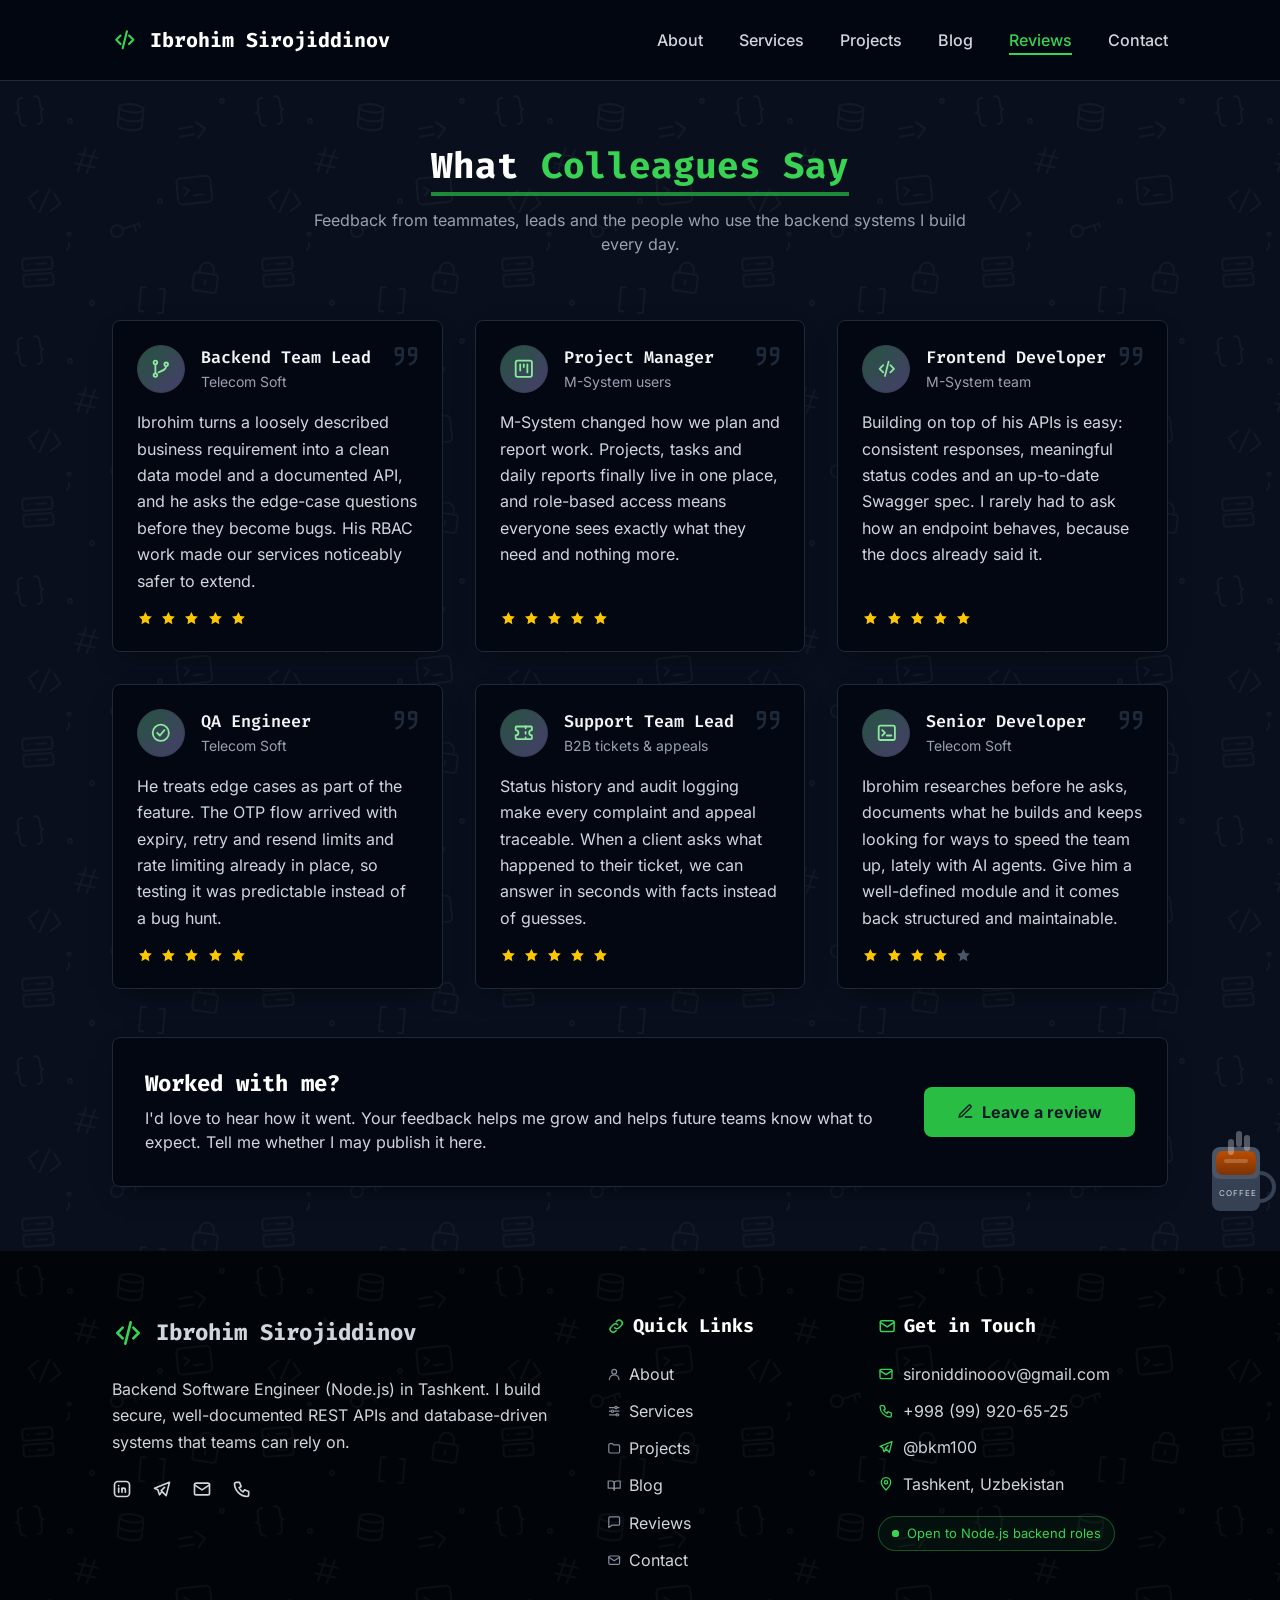
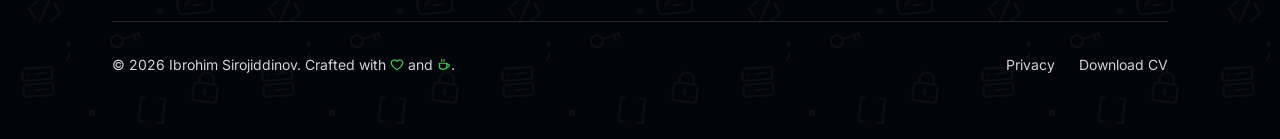
<file: reviews.html>
<!DOCTYPE html>
<html lang="en" class="no-js">
<head>
  <meta charset="utf-8">
  <meta name="viewport" content="width=device-width, initial-scale=1, viewport-fit=cover">
  <title>Reviews · Ibrohim Sirojiddinov</title>
  <meta name="description" content="What colleagues say about working with Ibrohim Sirojiddinov, a Node.js backend developer in Tashkent.">
  <meta name="author" content="Ibrohim Sirojiddinov">
  <meta name="theme-color" content="#030712">
  <meta name="color-scheme" content="dark">

  <meta property="og:type" content="website">
  <meta property="og:site_name" content="Ibrohim Sirojiddinov">
  <meta property="og:title" content="Reviews · Ibrohim Sirojiddinov">
  <meta property="og:description" content="What colleagues say about working with Ibrohim Sirojiddinov, a Node.js backend developer in Tashkent.">
  <meta property="og:url" content="https://ibrohim-sirojiddinov.vercel.app/reviews">
  <meta property="og:image" content="https://ibrohim-sirojiddinov.vercel.app/assets/img/og-image.png">
  <meta property="og:image:width" content="1200">
  <meta property="og:image:height" content="630">
  <meta property="og:image:alt" content="Ibrohim Sirojiddinov, Backend Software Engineer (Node.js), Tashkent">
  <meta name="twitter:card" content="summary_large_image">

  <link rel="icon" href="assets/img/favicon.svg" type="image/svg+xml">
  <link rel="apple-touch-icon" href="assets/img/apple-touch-icon.png">
  <link rel="preload" href="assets/fonts/inter-latin-wght-normal.woff2" as="font" type="font/woff2" crossorigin>
  <link rel="preload" href="assets/fonts/fira-code-latin-wght-normal.woff2" as="font" type="font/woff2" crossorigin>
  <link rel="stylesheet" href="assets/css/style.css">
  <script>document.documentElement.classList.replace('no-js', 'js');</script>
  <script src="assets/js/main.js" defer onerror="document.documentElement.classList.replace('js', 'no-js')"></script>
</head>
<body>
  <svg class="sprite" aria-hidden="true" focusable="false" xmlns="http://www.w3.org/2000/svg"><symbol id="i-arrow-up" viewBox="0 0 24 24"><path d="M12 19V5"/><path d="m6 11 6-6 6 6"/></symbol><symbol id="i-book" viewBox="0 0 24 24"><path d="M2 5h6a4 4 0 0 1 4 4v11a3 3 0 0 0-3-3H2z"/><path d="M22 5h-6a4 4 0 0 0-4 4v11a3 3 0 0 1 3-3h7z"/></symbol><symbol id="i-check-circle" viewBox="0 0 24 24"><circle cx="12" cy="12" r="9"/><path d="m8 12 3 3 5-6"/></symbol><symbol id="i-code" viewBox="0 0 24 24"><path d="m8 8-4 4 4 4"/><path d="m16 8 4 4-4 4"/><path d="m14 4-4 16"/></symbol><symbol id="i-coffee" viewBox="0 0 24 24"><path d="M4 9h13v5a5 5 0 0 1-5 5H9a5 5 0 0 1-5-5z"/><path d="M17 10.5h1.5a2.5 2.5 0 0 1 0 5H17"/><path d="M8 2.5v3M12 2.5v3"/></symbol><symbol id="i-folder" viewBox="0 0 24 24"><path d="M3 6.5a2 2 0 0 1 2-2h4l2 2h8a2 2 0 0 1 2 2V18a2 2 0 0 1-2 2H5a2 2 0 0 1-2-2z"/></symbol><symbol id="i-git-branch" viewBox="0 0 24 24"><circle cx="6" cy="5" r="2"/><circle cx="6" cy="19" r="2"/><circle cx="18" cy="7" r="2"/><path d="M6 7v10"/><path d="M18 9c0 4-4 5-8.5 7"/></symbol><symbol id="i-heart" viewBox="0 0 24 24"><path d="M12 20s-7.5-4.6-9.3-9.4A5 5 0 0 1 12 6.2a5 5 0 0 1 9.3 4.4C19.5 15.4 12 20 12 20z"/></symbol><symbol id="i-kanban" viewBox="0 0 24 24"><rect x="3" y="3" width="18" height="18" rx="2"/><path d="M8 7v7M12 7v3M16 7v9"/></symbol><symbol id="i-link" viewBox="0 0 24 24"><path d="M10 14a4 4 0 0 0 5.7 0l3-3a4 4 0 0 0-5.7-5.7l-1 1"/><path d="M14 10a4 4 0 0 0-5.7 0l-3 3a4 4 0 0 0 5.7 5.7l1-1"/></symbol><symbol id="i-linkedin" viewBox="0 0 24 24"><path d="M8 11v5"/><path d="M8 8v.01"/><path d="M12 16v-5"/><path d="M16 16v-3a2 2 0 1 0-4 0"/><path d="M3 7a4 4 0 0 1 4-4h10a4 4 0 0 1 4 4v10a4 4 0 0 1-4 4H7a4 4 0 0 1-4-4z"/></symbol><symbol id="i-mail" viewBox="0 0 24 24"><rect x="3" y="5" width="18" height="14" rx="2"/><path d="m3 7 9 6 9-6"/></symbol><symbol id="i-menu" viewBox="0 0 24 24"><path d="M4 7h16M4 12h16M4 17h16"/></symbol><symbol id="i-message" viewBox="0 0 24 24"><path d="M21 15a2 2 0 0 1-2 2H8l-5 4V5a2 2 0 0 1 2-2h14a2 2 0 0 1 2 2z"/></symbol><symbol id="i-pen" viewBox="0 0 24 24"><path d="M12 20h9"/><path d="M16.5 3.5a2.1 2.1 0 0 1 3 3L7 19l-4 1 1-4z"/></symbol><symbol id="i-phone" viewBox="0 0 24 24"><path d="M5 4h4l2 5-2.5 1.5a11 11 0 0 0 5 5L15 13l5 2v4a2 2 0 0 1-2 2A16 16 0 0 1 3 6a2 2 0 0 1 2-2"/></symbol><symbol id="i-pin" viewBox="0 0 24 24"><path d="M12 21s-7-6.2-7-11.5a7 7 0 0 1 14 0C19 14.8 12 21 12 21z"/><circle cx="12" cy="9.5" r="2.5"/></symbol><symbol id="i-quote" viewBox="0 0 24 24"><path d="M9.5 10.5H5.5a1 1 0 0 1-1-1V6.5a1 1 0 0 1 1-1h3a1 1 0 0 1 1 1v5c0 3-1.6 5-4.5 6"/><path d="M19.5 10.5h-4a1 1 0 0 1-1-1V6.5a1 1 0 0 1 1-1h3a1 1 0 0 1 1 1v5c0 3-1.6 5-4.5 6"/></symbol><symbol id="i-sliders" viewBox="0 0 24 24"><path d="M4 6h9M17 6h3M4 12h3M11 12h9M4 18h11M19 18h1"/><circle cx="15" cy="6" r="2"/><circle cx="9" cy="12" r="2"/><circle cx="17" cy="18" r="2"/></symbol><symbol id="i-star" viewBox="0 0 24 24"><path fill="currentColor" stroke="none" d="M12 2.8l2.83 5.74 6.33.92-4.58 4.47 1.08 6.3L12 17.25l-5.66 2.98 1.08-6.3L2.84 9.46l6.33-.92z"/></symbol><symbol id="i-telegram" viewBox="0 0 24 24"><path d="m15 10-4 4 6 6 4-16-18 7 4 2 2 6 3-4"/></symbol><symbol id="i-terminal" viewBox="0 0 24 24"><rect x="3" y="4" width="18" height="16" rx="2"/><path d="m7 9 3 3-3 3"/><path d="M12 15h5"/></symbol><symbol id="i-ticket" viewBox="0 0 24 24"><path d="M4 5h16a1 1 0 0 1 1 1v3a3 3 0 0 0 0 6v3a1 1 0 0 1-1 1H4a1 1 0 0 1-1-1v-3a3 3 0 0 0 0-6V6a1 1 0 0 1 1-1z"/><path d="M14 5v2M14 11v2M14 17v2"/></symbol><symbol id="i-user" viewBox="0 0 24 24"><circle cx="12" cy="8" r="4"/><path d="M4 21a8 8 0 0 1 16 0"/></symbol><symbol id="i-x" viewBox="0 0 24 24"><path d="M6 6l12 12M18 6 6 18"/></symbol></svg>
  <a class="skip-link" href="#main">Skip to content</a>

  <header class="site-header" data-header>
    <div class="container">
      <nav class="nav" aria-label="Main">
        <a class="brand" href="index.html"><svg class="icon led-glow" aria-hidden="true" focusable="false"><use href="#i-code"/></svg><span>Ibrohim Sirojiddinov</span></a>
        <ul class="nav-links">
          <li><a class="nav-link" href="about.html">About</a></li>
          <li><a class="nav-link" href="services.html">Services</a></li>
          <li><a class="nav-link" href="projects.html">Projects</a></li>
          <li><a class="nav-link" href="blog.html">Blog</a></li>
          <li><a class="nav-link" href="reviews.html" aria-current="page">Reviews</a></li>
          <li><a class="nav-link" href="contact.html">Contact</a></li>
        </ul>
        <button class="menu-toggle" type="button" data-menu-toggle aria-expanded="false" aria-controls="mobile-menu" aria-label="Open menu"><svg class="icon icon-open" aria-hidden="true" focusable="false"><use href="#i-menu"/></svg><svg class="icon icon-close" aria-hidden="true" focusable="false"><use href="#i-x"/></svg></button>
      </nav>
    </div>
    <nav class="mobile-menu" id="mobile-menu" data-menu aria-label="Mobile">
      <a href="about.html"><svg class="icon" aria-hidden="true" focusable="false"><use href="#i-user"/></svg>About</a>
      <a href="services.html"><svg class="icon" aria-hidden="true" focusable="false"><use href="#i-sliders"/></svg>Services</a>
      <a href="projects.html"><svg class="icon" aria-hidden="true" focusable="false"><use href="#i-folder"/></svg>Projects</a>
      <a href="blog.html"><svg class="icon" aria-hidden="true" focusable="false"><use href="#i-book"/></svg>Blog</a>
      <a href="reviews.html" aria-current="page"><svg class="icon" aria-hidden="true" focusable="false"><use href="#i-message"/></svg>Reviews</a>
      <a href="contact.html"><svg class="icon" aria-hidden="true" focusable="false"><use href="#i-mail"/></svg>Contact</a>
    </nav>
  </header>

  <main id="main">

    <div class="page pattern-code">
      <section class="page-section" aria-labelledby="reviews-title">
        <div class="container">
          <header class="section-head">
  <h1 class="section-title" id="reviews-title" data-animate>What <span class="accent">Colleagues Say</span></h1>
  <p class="section-lead" data-animate style="--delay:.1s">Feedback from teammates, leads and the people who use the backend systems I build every day.</p>
</header>
          <!-- Draft testimonials: replace them with real quotes from colleagues (and their permission) before relying on them. -->
          <div class="grid-3">
            <article class="card card-hover review" data-animate style="--delay:0.0s">
  <svg class="icon review-quote" aria-hidden="true" focusable="false"><use href="#i-quote"/></svg>
  <div class="review-head">
    <span class="avatar"><svg class="icon" aria-hidden="true" focusable="false"><use href="#i-git-branch"/></svg></span>
    <p><strong class="review-name font-code">Backend Team Lead</strong><br><span class="review-role">Telecom Soft</span></p>
  </div>
  <blockquote class="review-text"><p>Ibrohim turns a loosely described business requirement into a clean data model and a documented API, and he asks the edge-case questions before they become bugs. His RBAC work made our services noticeably safer to extend.</p></blockquote>
  <p class="stars"><span class="visually-hidden">Rated 5 out of 5</span><svg class="icon" aria-hidden="true" focusable="false"><use href="#i-star"/></svg><svg class="icon" aria-hidden="true" focusable="false"><use href="#i-star"/></svg><svg class="icon" aria-hidden="true" focusable="false"><use href="#i-star"/></svg><svg class="icon" aria-hidden="true" focusable="false"><use href="#i-star"/></svg><svg class="icon" aria-hidden="true" focusable="false"><use href="#i-star"/></svg></p>
</article>
            <article class="card card-hover review" data-animate style="--delay:0.1s">
  <svg class="icon review-quote" aria-hidden="true" focusable="false"><use href="#i-quote"/></svg>
  <div class="review-head">
    <span class="avatar"><svg class="icon" aria-hidden="true" focusable="false"><use href="#i-kanban"/></svg></span>
    <p><strong class="review-name font-code">Project Manager</strong><br><span class="review-role">M-System users</span></p>
  </div>
  <blockquote class="review-text"><p>M-System changed how we plan and report work. Projects, tasks and daily reports finally live in one place, and role-based access means everyone sees exactly what they need and nothing more.</p></blockquote>
  <p class="stars"><span class="visually-hidden">Rated 5 out of 5</span><svg class="icon" aria-hidden="true" focusable="false"><use href="#i-star"/></svg><svg class="icon" aria-hidden="true" focusable="false"><use href="#i-star"/></svg><svg class="icon" aria-hidden="true" focusable="false"><use href="#i-star"/></svg><svg class="icon" aria-hidden="true" focusable="false"><use href="#i-star"/></svg><svg class="icon" aria-hidden="true" focusable="false"><use href="#i-star"/></svg></p>
</article>
            <article class="card card-hover review" data-animate style="--delay:0.2s">
  <svg class="icon review-quote" aria-hidden="true" focusable="false"><use href="#i-quote"/></svg>
  <div class="review-head">
    <span class="avatar"><svg class="icon" aria-hidden="true" focusable="false"><use href="#i-code"/></svg></span>
    <p><strong class="review-name font-code">Frontend Developer</strong><br><span class="review-role">M-System team</span></p>
  </div>
  <blockquote class="review-text"><p>Building on top of his APIs is easy: consistent responses, meaningful status codes and an up-to-date Swagger spec. I rarely had to ask how an endpoint behaves, because the docs already said it.</p></blockquote>
  <p class="stars"><span class="visually-hidden">Rated 5 out of 5</span><svg class="icon" aria-hidden="true" focusable="false"><use href="#i-star"/></svg><svg class="icon" aria-hidden="true" focusable="false"><use href="#i-star"/></svg><svg class="icon" aria-hidden="true" focusable="false"><use href="#i-star"/></svg><svg class="icon" aria-hidden="true" focusable="false"><use href="#i-star"/></svg><svg class="icon" aria-hidden="true" focusable="false"><use href="#i-star"/></svg></p>
</article>
            <article class="card card-hover review" data-animate style="--delay:0.0s">
  <svg class="icon review-quote" aria-hidden="true" focusable="false"><use href="#i-quote"/></svg>
  <div class="review-head">
    <span class="avatar"><svg class="icon" aria-hidden="true" focusable="false"><use href="#i-check-circle"/></svg></span>
    <p><strong class="review-name font-code">QA Engineer</strong><br><span class="review-role">Telecom Soft</span></p>
  </div>
  <blockquote class="review-text"><p>He treats edge cases as part of the feature. The OTP flow arrived with expiry, retry and resend limits and rate limiting already in place, so testing it was predictable instead of a bug hunt.</p></blockquote>
  <p class="stars"><span class="visually-hidden">Rated 5 out of 5</span><svg class="icon" aria-hidden="true" focusable="false"><use href="#i-star"/></svg><svg class="icon" aria-hidden="true" focusable="false"><use href="#i-star"/></svg><svg class="icon" aria-hidden="true" focusable="false"><use href="#i-star"/></svg><svg class="icon" aria-hidden="true" focusable="false"><use href="#i-star"/></svg><svg class="icon" aria-hidden="true" focusable="false"><use href="#i-star"/></svg></p>
</article>
            <article class="card card-hover review" data-animate style="--delay:0.1s">
  <svg class="icon review-quote" aria-hidden="true" focusable="false"><use href="#i-quote"/></svg>
  <div class="review-head">
    <span class="avatar"><svg class="icon" aria-hidden="true" focusable="false"><use href="#i-ticket"/></svg></span>
    <p><strong class="review-name font-code">Support Team Lead</strong><br><span class="review-role">B2B tickets &amp; appeals</span></p>
  </div>
  <blockquote class="review-text"><p>Status history and audit logging make every complaint and appeal traceable. When a client asks what happened to their ticket, we can answer in seconds with facts instead of guesses.</p></blockquote>
  <p class="stars"><span class="visually-hidden">Rated 5 out of 5</span><svg class="icon" aria-hidden="true" focusable="false"><use href="#i-star"/></svg><svg class="icon" aria-hidden="true" focusable="false"><use href="#i-star"/></svg><svg class="icon" aria-hidden="true" focusable="false"><use href="#i-star"/></svg><svg class="icon" aria-hidden="true" focusable="false"><use href="#i-star"/></svg><svg class="icon" aria-hidden="true" focusable="false"><use href="#i-star"/></svg></p>
</article>
            <article class="card card-hover review" data-animate style="--delay:0.2s">
  <svg class="icon review-quote" aria-hidden="true" focusable="false"><use href="#i-quote"/></svg>
  <div class="review-head">
    <span class="avatar"><svg class="icon" aria-hidden="true" focusable="false"><use href="#i-terminal"/></svg></span>
    <p><strong class="review-name font-code">Senior Developer</strong><br><span class="review-role">Telecom Soft</span></p>
  </div>
  <blockquote class="review-text"><p>Ibrohim researches before he asks, documents what he builds and keeps looking for ways to speed the team up, lately with AI agents. Give him a well-defined module and it comes back structured and maintainable.</p></blockquote>
  <p class="stars"><span class="visually-hidden">Rated 4 out of 5</span><svg class="icon" aria-hidden="true" focusable="false"><use href="#i-star"/></svg><svg class="icon" aria-hidden="true" focusable="false"><use href="#i-star"/></svg><svg class="icon" aria-hidden="true" focusable="false"><use href="#i-star"/></svg><svg class="icon" aria-hidden="true" focusable="false"><use href="#i-star"/></svg><svg class="icon off" aria-hidden="true" focusable="false"><use href="#i-star"/></svg></p>
</article>
          </div>

          <div class="card review-cta" data-animate>
            <div>
              <h2>Worked with me?</h2>
              <p>I'd love to hear how it went. Your feedback helps me grow and helps future teams know what to expect. Tell me whether I may publish it here.</p>
            </div>
            <a class="btn btn-primary" href="mailto:sironiddinooov@gmail.com?subject=Feedback%20for%20Ibrohim&amp;body=Hi%20Ibrohim%2C%0D%0A%0D%0AHere%20is%20my%20feedback%20about%20working%20with%20you%3A%0D%0A%0D%0A%0D%0A%0D%0A%E2%80%94%0D%0AName%3A%0D%0ARole%20/%20company%3A%0D%0AMay%20I%20publish%20this%20on%20your%20website%3F%20%28yes%20/%20no%29%0D%0A"><svg class="icon" aria-hidden="true" focusable="false"><use href="#i-pen"/></svg> Leave a review</a>
          </div>
        </div>
      </section>
      <div class="coffee" aria-hidden="true" data-animate style="--delay:.1s">
  <span class="coffee-handle"></span><span class="coffee-body"></span><span class="coffee-top"></span><span class="coffee-shine"></span>
  <span class="coffee-steam s1"></span><span class="coffee-steam s2"></span><span class="coffee-steam s3"></span>
  <span class="coffee-label">COFFEE</span>
</div>
    </div>
  </main>

  <footer class="site-footer pattern-code">
    <div class="container">
      <div class="footer-grid">
        <div class="footer-about">
          <p class="footer-brand"><svg class="icon led-glow" aria-hidden="true" focusable="false"><use href="#i-code"/></svg><span>Ibrohim Sirojiddinov</span></p>
          <p>Backend Software Engineer (Node.js) in Tashkent. I build secure, well-documented REST APIs and database-driven systems that teams can rely on.</p>
          <div class="socials">
            <a href="https://www.linkedin.com/in/ibkm-dev" target="_blank" rel="noopener" aria-label="LinkedIn"><svg class="icon" aria-hidden="true" focusable="false"><use href="#i-linkedin"/></svg></a>
            <a href="https://t.me/bkm100" target="_blank" rel="noopener" aria-label="Telegram"><svg class="icon" aria-hidden="true" focusable="false"><use href="#i-telegram"/></svg></a>
            <a href="mailto:sironiddinooov@gmail.com" aria-label="Email"><svg class="icon" aria-hidden="true" focusable="false"><use href="#i-mail"/></svg></a>
            <a href="tel:+998999206525" aria-label="Phone"><svg class="icon" aria-hidden="true" focusable="false"><use href="#i-phone"/></svg></a>
          </div>
        </div>
        <div class="footer-col">
          <h2><svg class="icon" aria-hidden="true" focusable="false"><use href="#i-link"/></svg> Quick Links</h2>
          <ul class="footer-links">
            <li><a href="about.html"><svg class="icon" aria-hidden="true" focusable="false"><use href="#i-user"/></svg> About</a></li>
            <li><a href="services.html"><svg class="icon" aria-hidden="true" focusable="false"><use href="#i-sliders"/></svg> Services</a></li>
            <li><a href="projects.html"><svg class="icon" aria-hidden="true" focusable="false"><use href="#i-folder"/></svg> Projects</a></li>
            <li><a href="blog.html"><svg class="icon" aria-hidden="true" focusable="false"><use href="#i-book"/></svg> Blog</a></li>
            <li><a href="reviews.html"><svg class="icon" aria-hidden="true" focusable="false"><use href="#i-message"/></svg> Reviews</a></li>
            <li><a href="contact.html"><svg class="icon" aria-hidden="true" focusable="false"><use href="#i-mail"/></svg> Contact</a></li>
          </ul>
        </div>
        <div class="footer-col">
          <h2><svg class="icon" aria-hidden="true" focusable="false"><use href="#i-mail"/></svg> Get in Touch</h2>
          <ul class="footer-contact">
            <li><svg class="icon" aria-hidden="true" focusable="false"><use href="#i-mail"/></svg><a href="mailto:sironiddinooov@gmail.com">sironiddinooov@gmail.com</a></li>
            <li><svg class="icon" aria-hidden="true" focusable="false"><use href="#i-phone"/></svg><a href="tel:+998999206525">+998 (99) 920-65-25</a></li>
            <li><svg class="icon" aria-hidden="true" focusable="false"><use href="#i-telegram"/></svg><a href="https://t.me/bkm100" target="_blank" rel="noopener">@bkm100</a></li>
            <li><svg class="icon" aria-hidden="true" focusable="false"><use href="#i-pin"/></svg><span>Tashkent, Uzbekistan</span></li>
          </ul>
          <p class="footer-status"><span class="pulse-dot" aria-hidden="true"></span>Open to Node.js backend roles</p>
        </div>
      </div>
      <div class="footer-bottom">
        <p>&copy; <span data-year>2026</span> Ibrohim Sirojiddinov. Crafted with <svg class="icon" aria-hidden="true" focusable="false"><use href="#i-heart"/></svg><span class="visually-hidden">love</span> and <span class="nowrap"><svg class="icon" aria-hidden="true" focusable="false"><use href="#i-coffee"/></svg><span class="visually-hidden">coffee</span>.</span></p>
        <nav aria-label="Footer">
          <a href="privacy.html">Privacy</a>
          <a href="assets/Ibrohim-Sirojiddinov-CV.pdf" download>Download CV</a>
        </nav>
      </div>
    </div>
  </footer>

  <button class="to-top" type="button" data-to-top aria-label="Back to top"><svg class="icon" aria-hidden="true" focusable="false"><use href="#i-arrow-up"/></svg></button>
  <div class="toast" data-toast role="status" aria-live="polite"><svg class="icon" aria-hidden="true" focusable="false"><use href="#i-check-circle"/></svg><span data-toast-text></span></div>
</body>
</html>
</file>
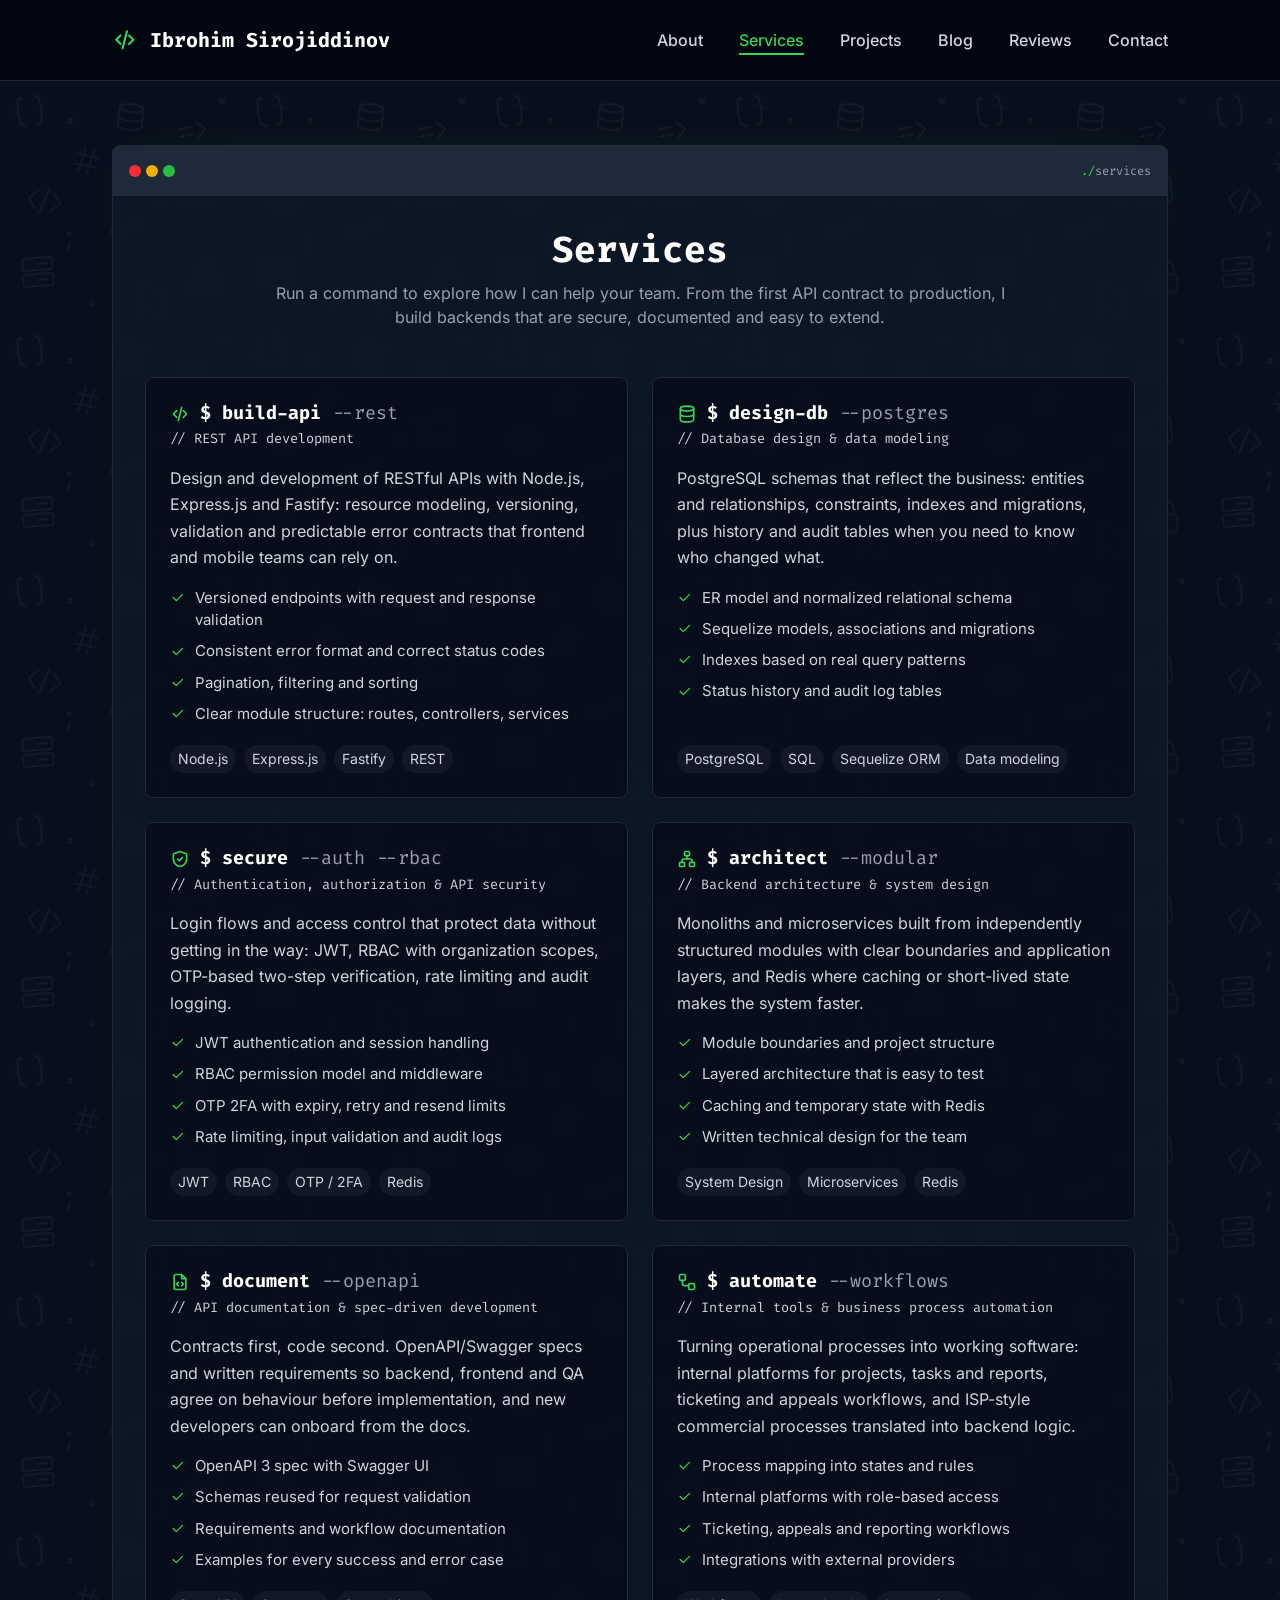
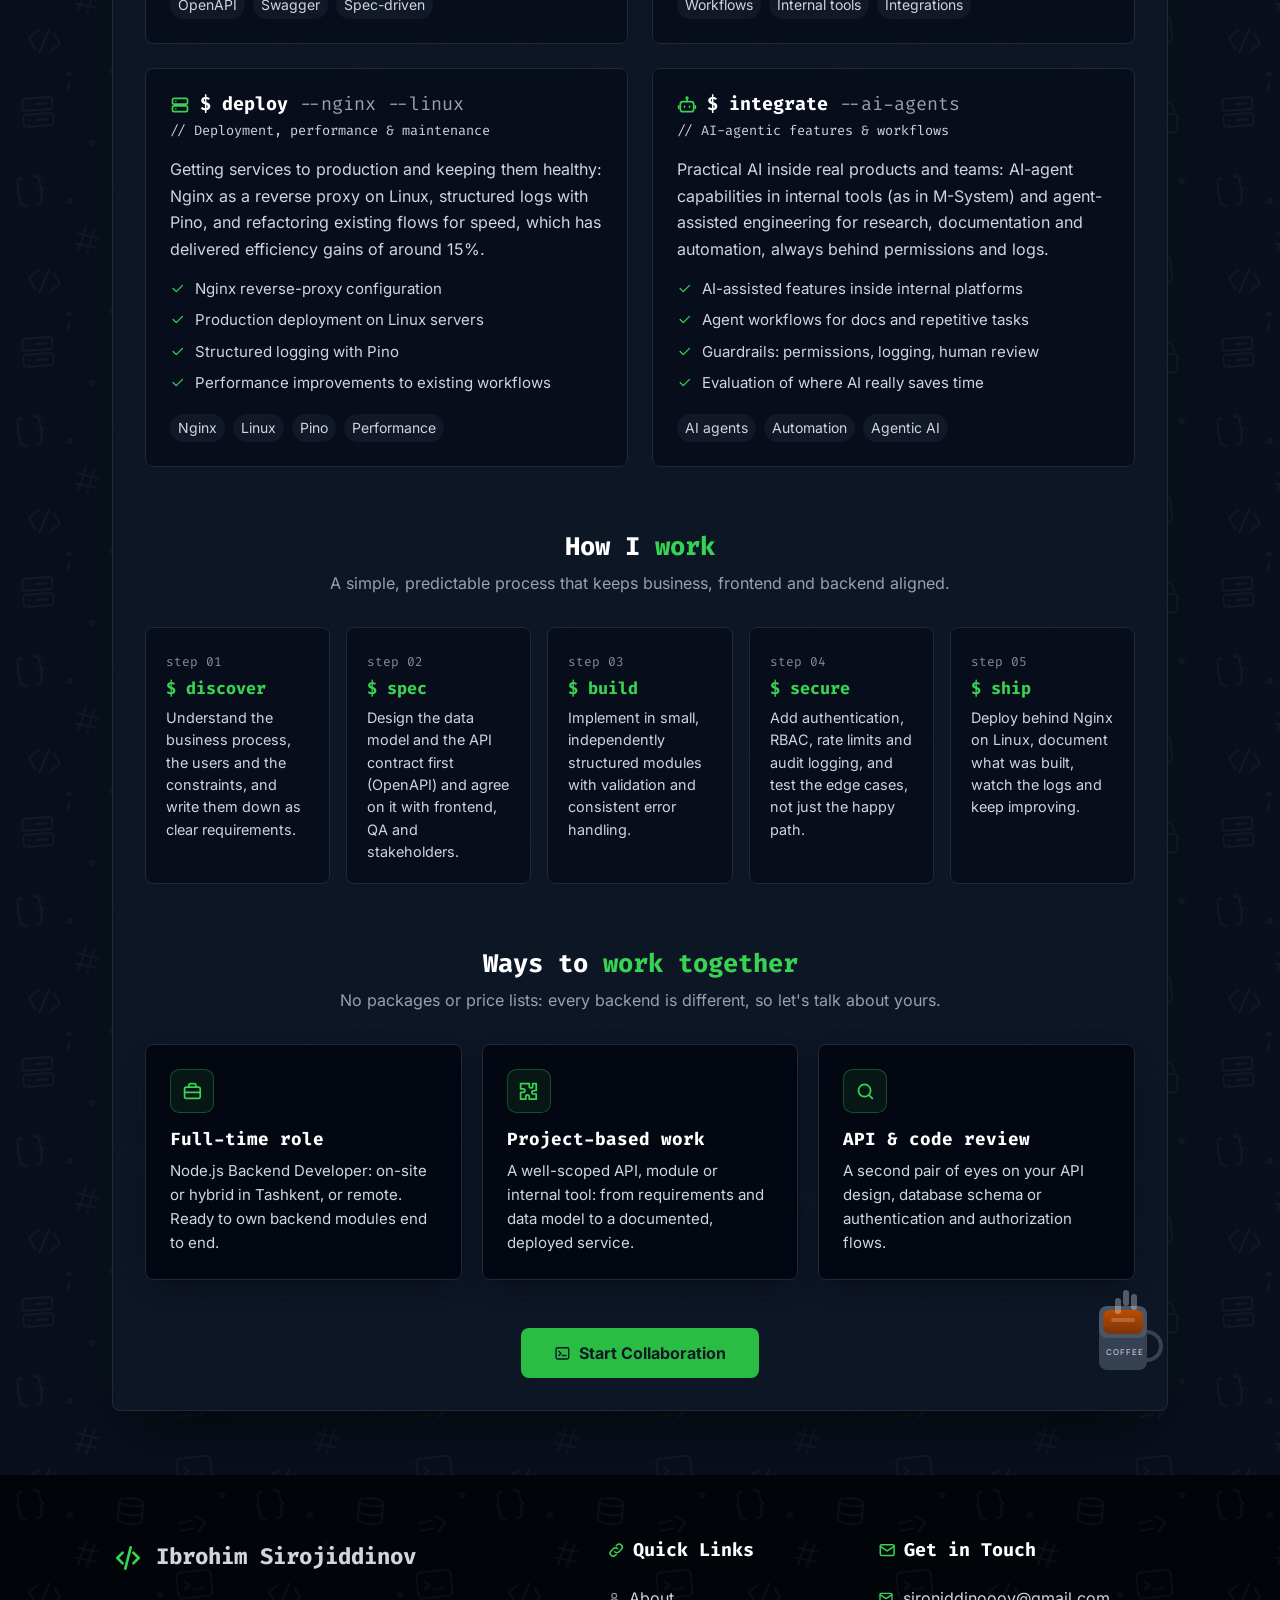
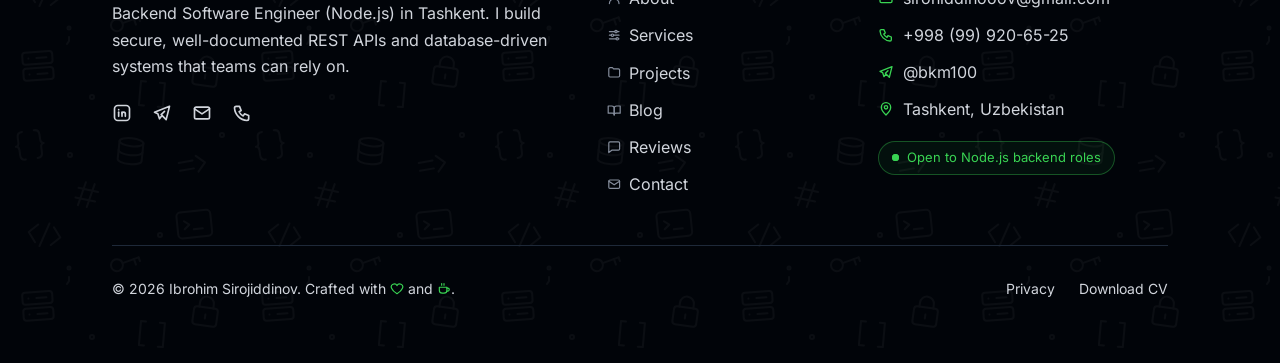
<file: services.html>
<!DOCTYPE html>
<html lang="en" class="no-js">
<head>
  <meta charset="utf-8">
  <meta name="viewport" content="width=device-width, initial-scale=1, viewport-fit=cover">
  <title>Services · Ibrohim Sirojiddinov</title>
  <meta name="description" content="Backend services by Ibrohim Sirojiddinov: REST API development, PostgreSQL data modeling, authentication and RBAC, architecture, OpenAPI documentation, deployment and AI-agentic features.">
  <meta name="author" content="Ibrohim Sirojiddinov">
  <meta name="theme-color" content="#030712">
  <meta name="color-scheme" content="dark">

  <meta property="og:type" content="website">
  <meta property="og:site_name" content="Ibrohim Sirojiddinov">
  <meta property="og:title" content="Services · Ibrohim Sirojiddinov">
  <meta property="og:description" content="Backend services by Ibrohim Sirojiddinov: REST API development, PostgreSQL data modeling, authentication and RBAC, architecture, OpenAPI documentation, deployment and AI-agentic features.">
  <meta property="og:url" content="https://ibrohim-sirojiddinov.vercel.app/services">
  <meta property="og:image" content="https://ibrohim-sirojiddinov.vercel.app/assets/img/og-image.png">
  <meta property="og:image:width" content="1200">
  <meta property="og:image:height" content="630">
  <meta property="og:image:alt" content="Ibrohim Sirojiddinov, Backend Software Engineer (Node.js), Tashkent">
  <meta name="twitter:card" content="summary_large_image">

  <link rel="icon" href="assets/img/favicon.svg" type="image/svg+xml">
  <link rel="apple-touch-icon" href="assets/img/apple-touch-icon.png">
  <link rel="preload" href="assets/fonts/inter-latin-wght-normal.woff2" as="font" type="font/woff2" crossorigin>
  <link rel="preload" href="assets/fonts/fira-code-latin-wght-normal.woff2" as="font" type="font/woff2" crossorigin>
  <link rel="stylesheet" href="assets/css/style.css">
  <script>document.documentElement.classList.replace('no-js', 'js');</script>
  <script src="assets/js/main.js" defer onerror="document.documentElement.classList.replace('js', 'no-js')"></script>
</head>
<body>
  <svg class="sprite" aria-hidden="true" focusable="false" xmlns="http://www.w3.org/2000/svg"><symbol id="i-arrow-up" viewBox="0 0 24 24"><path d="M12 19V5"/><path d="m6 11 6-6 6 6"/></symbol><symbol id="i-book" viewBox="0 0 24 24"><path d="M2 5h6a4 4 0 0 1 4 4v11a3 3 0 0 0-3-3H2z"/><path d="M22 5h-6a4 4 0 0 0-4 4v11a3 3 0 0 1 3-3h7z"/></symbol><symbol id="i-bot" viewBox="0 0 24 24"><rect x="4" y="8" width="16" height="12" rx="3"/><path d="M12 4.5V8"/><circle cx="12" cy="3.5" r="1"/><path d="M9 13.5v1M15 13.5v1"/><path d="M2 13v3M22 13v3"/></symbol><symbol id="i-briefcase" viewBox="0 0 24 24"><rect x="3" y="7" width="18" height="13" rx="2"/><path d="M8 7V5a2 2 0 0 1 2-2h4a2 2 0 0 1 2 2v2"/><path d="M3 13h18"/></symbol><symbol id="i-check" viewBox="0 0 24 24"><path d="m5 12 5 5L20 7"/></symbol><symbol id="i-check-circle" viewBox="0 0 24 24"><circle cx="12" cy="12" r="9"/><path d="m8 12 3 3 5-6"/></symbol><symbol id="i-code" viewBox="0 0 24 24"><path d="m8 8-4 4 4 4"/><path d="m16 8 4 4-4 4"/><path d="m14 4-4 16"/></symbol><symbol id="i-coffee" viewBox="0 0 24 24"><path d="M4 9h13v5a5 5 0 0 1-5 5H9a5 5 0 0 1-5-5z"/><path d="M17 10.5h1.5a2.5 2.5 0 0 1 0 5H17"/><path d="M8 2.5v3M12 2.5v3"/></symbol><symbol id="i-database" viewBox="0 0 24 24"><ellipse cx="12" cy="5.5" rx="8" ry="3"/><path d="M4 5.5v6.5c0 1.7 3.6 3 8 3s8-1.3 8-3V5.5"/><path d="M4 12v6.5c0 1.7 3.6 3 8 3s8-1.3 8-3V12"/></symbol><symbol id="i-file-code" viewBox="0 0 24 24"><path d="M14 3H7a2 2 0 0 0-2 2v14a2 2 0 0 0 2 2h10a2 2 0 0 0 2-2V8z"/><path d="M14 3v5h5"/><path d="m10 12.5-2 2 2 2"/><path d="m14 12.5 2 2-2 2"/></symbol><symbol id="i-folder" viewBox="0 0 24 24"><path d="M3 6.5a2 2 0 0 1 2-2h4l2 2h8a2 2 0 0 1 2 2V18a2 2 0 0 1-2 2H5a2 2 0 0 1-2-2z"/></symbol><symbol id="i-heart" viewBox="0 0 24 24"><path d="M12 20s-7.5-4.6-9.3-9.4A5 5 0 0 1 12 6.2a5 5 0 0 1 9.3 4.4C19.5 15.4 12 20 12 20z"/></symbol><symbol id="i-link" viewBox="0 0 24 24"><path d="M10 14a4 4 0 0 0 5.7 0l3-3a4 4 0 0 0-5.7-5.7l-1 1"/><path d="M14 10a4 4 0 0 0-5.7 0l-3 3a4 4 0 0 0 5.7 5.7l1-1"/></symbol><symbol id="i-linkedin" viewBox="0 0 24 24"><path d="M8 11v5"/><path d="M8 8v.01"/><path d="M12 16v-5"/><path d="M16 16v-3a2 2 0 1 0-4 0"/><path d="M3 7a4 4 0 0 1 4-4h10a4 4 0 0 1 4 4v10a4 4 0 0 1-4 4H7a4 4 0 0 1-4-4z"/></symbol><symbol id="i-mail" viewBox="0 0 24 24"><rect x="3" y="5" width="18" height="14" rx="2"/><path d="m3 7 9 6 9-6"/></symbol><symbol id="i-menu" viewBox="0 0 24 24"><path d="M4 7h16M4 12h16M4 17h16"/></symbol><symbol id="i-message" viewBox="0 0 24 24"><path d="M21 15a2 2 0 0 1-2 2H8l-5 4V5a2 2 0 0 1 2-2h14a2 2 0 0 1 2 2z"/></symbol><symbol id="i-network" viewBox="0 0 24 24"><rect x="9" y="3" width="6" height="5" rx="1"/><rect x="3" y="16" width="6" height="5" rx="1"/><rect x="15" y="16" width="6" height="5" rx="1"/><path d="M12 8v4M6 16v-2a2 2 0 0 1 2-2h8a2 2 0 0 1 2 2v2"/></symbol><symbol id="i-phone" viewBox="0 0 24 24"><path d="M5 4h4l2 5-2.5 1.5a11 11 0 0 0 5 5L15 13l5 2v4a2 2 0 0 1-2 2A16 16 0 0 1 3 6a2 2 0 0 1 2-2"/></symbol><symbol id="i-pin" viewBox="0 0 24 24"><path d="M12 21s-7-6.2-7-11.5a7 7 0 0 1 14 0C19 14.8 12 21 12 21z"/><circle cx="12" cy="9.5" r="2.5"/></symbol><symbol id="i-puzzle" viewBox="0 0 24 24"><path d="M9 3h4v3a2 2 0 1 0 4 0V3h4v8h-3a2 2 0 1 0 0 4h3v6h-8v-3a2 2 0 1 0-4 0v3H3v-8h3a2 2 0 1 0 0-4H3V3z"/></symbol><symbol id="i-search" viewBox="0 0 24 24"><circle cx="11" cy="11" r="7"/><path d="m20 20-3.5-3.5"/></symbol><symbol id="i-server" viewBox="0 0 24 24"><rect x="3" y="4" width="18" height="7" rx="2"/><rect x="3" y="13" width="18" height="7" rx="2"/><path d="M7 7.5h.01M7 16.5h.01"/></symbol><symbol id="i-shield" viewBox="0 0 24 24"><path d="M12 3 4 6v6c0 4.5 3.4 8.3 8 9 4.6-.7 8-4.5 8-9V6l-8-3z"/><path d="m9 12 2 2 4-4"/></symbol><symbol id="i-sliders" viewBox="0 0 24 24"><path d="M4 6h9M17 6h3M4 12h3M11 12h9M4 18h11M19 18h1"/><circle cx="15" cy="6" r="2"/><circle cx="9" cy="12" r="2"/><circle cx="17" cy="18" r="2"/></symbol><symbol id="i-telegram" viewBox="0 0 24 24"><path d="m15 10-4 4 6 6 4-16-18 7 4 2 2 6 3-4"/></symbol><symbol id="i-terminal" viewBox="0 0 24 24"><rect x="3" y="4" width="18" height="16" rx="2"/><path d="m7 9 3 3-3 3"/><path d="M12 15h5"/></symbol><symbol id="i-user" viewBox="0 0 24 24"><circle cx="12" cy="8" r="4"/><path d="M4 21a8 8 0 0 1 16 0"/></symbol><symbol id="i-workflow" viewBox="0 0 24 24"><rect x="3" y="3" width="7" height="7" rx="1.5"/><rect x="14" y="14" width="7" height="7" rx="1.5"/><path d="M6.5 10v3.5a3 3 0 0 0 3 3H14"/></symbol><symbol id="i-x" viewBox="0 0 24 24"><path d="M6 6l12 12M18 6 6 18"/></symbol></svg>
  <a class="skip-link" href="#main">Skip to content</a>

  <header class="site-header" data-header>
    <div class="container">
      <nav class="nav" aria-label="Main">
        <a class="brand" href="index.html"><svg class="icon led-glow" aria-hidden="true" focusable="false"><use href="#i-code"/></svg><span>Ibrohim Sirojiddinov</span></a>
        <ul class="nav-links">
          <li><a class="nav-link" href="about.html">About</a></li>
          <li><a class="nav-link" href="services.html" aria-current="page">Services</a></li>
          <li><a class="nav-link" href="projects.html">Projects</a></li>
          <li><a class="nav-link" href="blog.html">Blog</a></li>
          <li><a class="nav-link" href="reviews.html">Reviews</a></li>
          <li><a class="nav-link" href="contact.html">Contact</a></li>
        </ul>
        <button class="menu-toggle" type="button" data-menu-toggle aria-expanded="false" aria-controls="mobile-menu" aria-label="Open menu"><svg class="icon icon-open" aria-hidden="true" focusable="false"><use href="#i-menu"/></svg><svg class="icon icon-close" aria-hidden="true" focusable="false"><use href="#i-x"/></svg></button>
      </nav>
    </div>
    <nav class="mobile-menu" id="mobile-menu" data-menu aria-label="Mobile">
      <a href="about.html"><svg class="icon" aria-hidden="true" focusable="false"><use href="#i-user"/></svg>About</a>
      <a href="services.html" aria-current="page"><svg class="icon" aria-hidden="true" focusable="false"><use href="#i-sliders"/></svg>Services</a>
      <a href="projects.html"><svg class="icon" aria-hidden="true" focusable="false"><use href="#i-folder"/></svg>Projects</a>
      <a href="blog.html"><svg class="icon" aria-hidden="true" focusable="false"><use href="#i-book"/></svg>Blog</a>
      <a href="reviews.html"><svg class="icon" aria-hidden="true" focusable="false"><use href="#i-message"/></svg>Reviews</a>
      <a href="contact.html"><svg class="icon" aria-hidden="true" focusable="false"><use href="#i-mail"/></svg>Contact</a>
    </nav>
  </header>

  <main id="main">

    <div class="page pattern-code">
      <section class="page-section" aria-labelledby="services-title">
        <div class="container">
          <div class="window window-soft" data-animate>
            <div class="window-bar"><span class="dots" aria-hidden="true"><i class="dot-r"></i><i class="dot-y"></i><i class="dot-g"></i></span><p class="window-title"><span>./</span>services</p></div>
            <div class="window-body">
              <header class="window-head">
                <h1 id="services-title" data-animate>Services</h1>
                <p data-animate style="--delay:.1s">Run a command to explore how I can help your team. From the first API contract to production, I build backends that are secure, documented and easy to extend.</p>
              </header>

              <div class="svc-grid">
                <article class="svc" data-animate style="--delay:0.0s">
                  <h2 class="svc-cmd"><svg class="icon led-glow" aria-hidden="true" focusable="false"><use href="#i-code"/></svg><span>$ build-api <span class="flag">--rest</span></span></h2>
                  <p class="svc-name">// REST API development</p>
                  <p>Design and development of RESTful APIs with Node.js, Express.js and Fastify: resource modeling, versioning, validation and predictable error contracts that frontend and mobile teams can rely on.</p>
                  <ul class="checklist">
                    <li><svg class="icon" aria-hidden="true" focusable="false"><use href="#i-check"/></svg><span>Versioned endpoints with request and response validation</span></li>
                    <li><svg class="icon" aria-hidden="true" focusable="false"><use href="#i-check"/></svg><span>Consistent error format and correct status codes</span></li>
                    <li><svg class="icon" aria-hidden="true" focusable="false"><use href="#i-check"/></svg><span>Pagination, filtering and sorting</span></li>
                    <li><svg class="icon" aria-hidden="true" focusable="false"><use href="#i-check"/></svg><span>Clear module structure: routes, controllers, services</span></li>
                  </ul>
                  <ul class="tags tags-sm"><li class="tag">Node.js</li><li class="tag">Express.js</li><li class="tag">Fastify</li><li class="tag">REST</li></ul>
                </article>
                <article class="svc" data-animate style="--delay:0.1s">
                  <h2 class="svc-cmd"><svg class="icon led-glow" aria-hidden="true" focusable="false"><use href="#i-database"/></svg><span>$ design-db <span class="flag">--postgres</span></span></h2>
                  <p class="svc-name">// Database design &amp; data modeling</p>
                  <p>PostgreSQL schemas that reflect the business: entities and relationships, constraints, indexes and migrations, plus history and audit tables when you need to know who changed what.</p>
                  <ul class="checklist">
                    <li><svg class="icon" aria-hidden="true" focusable="false"><use href="#i-check"/></svg><span>ER model and normalized relational schema</span></li>
                    <li><svg class="icon" aria-hidden="true" focusable="false"><use href="#i-check"/></svg><span>Sequelize models, associations and migrations</span></li>
                    <li><svg class="icon" aria-hidden="true" focusable="false"><use href="#i-check"/></svg><span>Indexes based on real query patterns</span></li>
                    <li><svg class="icon" aria-hidden="true" focusable="false"><use href="#i-check"/></svg><span>Status history and audit log tables</span></li>
                  </ul>
                  <ul class="tags tags-sm"><li class="tag">PostgreSQL</li><li class="tag">SQL</li><li class="tag">Sequelize ORM</li><li class="tag">Data modeling</li></ul>
                </article>
                <article class="svc" data-animate style="--delay:0.0s">
                  <h2 class="svc-cmd"><svg class="icon led-glow" aria-hidden="true" focusable="false"><use href="#i-shield"/></svg><span>$ secure <span class="flag">--auth --rbac</span></span></h2>
                  <p class="svc-name">// Authentication, authorization &amp; API security</p>
                  <p>Login flows and access control that protect data without getting in the way: JWT, RBAC with organization scopes, OTP-based two-step verification, rate limiting and audit logging.</p>
                  <ul class="checklist">
                    <li><svg class="icon" aria-hidden="true" focusable="false"><use href="#i-check"/></svg><span>JWT authentication and session handling</span></li>
                    <li><svg class="icon" aria-hidden="true" focusable="false"><use href="#i-check"/></svg><span>RBAC permission model and middleware</span></li>
                    <li><svg class="icon" aria-hidden="true" focusable="false"><use href="#i-check"/></svg><span>OTP 2FA with expiry, retry and resend limits</span></li>
                    <li><svg class="icon" aria-hidden="true" focusable="false"><use href="#i-check"/></svg><span>Rate limiting, input validation and audit logs</span></li>
                  </ul>
                  <ul class="tags tags-sm"><li class="tag">JWT</li><li class="tag">RBAC</li><li class="tag">OTP / 2FA</li><li class="tag">Redis</li></ul>
                </article>
                <article class="svc" data-animate style="--delay:0.1s">
                  <h2 class="svc-cmd"><svg class="icon led-glow" aria-hidden="true" focusable="false"><use href="#i-network"/></svg><span>$ architect <span class="flag">--modular</span></span></h2>
                  <p class="svc-name">// Backend architecture &amp; system design</p>
                  <p>Monoliths and microservices built from independently structured modules with clear boundaries and application layers, and Redis where caching or short-lived state makes the system faster.</p>
                  <ul class="checklist">
                    <li><svg class="icon" aria-hidden="true" focusable="false"><use href="#i-check"/></svg><span>Module boundaries and project structure</span></li>
                    <li><svg class="icon" aria-hidden="true" focusable="false"><use href="#i-check"/></svg><span>Layered architecture that is easy to test</span></li>
                    <li><svg class="icon" aria-hidden="true" focusable="false"><use href="#i-check"/></svg><span>Caching and temporary state with Redis</span></li>
                    <li><svg class="icon" aria-hidden="true" focusable="false"><use href="#i-check"/></svg><span>Written technical design for the team</span></li>
                  </ul>
                  <ul class="tags tags-sm"><li class="tag">System Design</li><li class="tag">Microservices</li><li class="tag">Redis</li></ul>
                </article>
                <article class="svc" data-animate style="--delay:0.0s">
                  <h2 class="svc-cmd"><svg class="icon led-glow" aria-hidden="true" focusable="false"><use href="#i-file-code"/></svg><span>$ document <span class="flag">--openapi</span></span></h2>
                  <p class="svc-name">// API documentation &amp; spec-driven development</p>
                  <p>Contracts first, code second. OpenAPI/Swagger specs and written requirements so backend, frontend and QA agree on behaviour before implementation, and new developers can onboard from the docs.</p>
                  <ul class="checklist">
                    <li><svg class="icon" aria-hidden="true" focusable="false"><use href="#i-check"/></svg><span>OpenAPI 3 spec with Swagger UI</span></li>
                    <li><svg class="icon" aria-hidden="true" focusable="false"><use href="#i-check"/></svg><span>Schemas reused for request validation</span></li>
                    <li><svg class="icon" aria-hidden="true" focusable="false"><use href="#i-check"/></svg><span>Requirements and workflow documentation</span></li>
                    <li><svg class="icon" aria-hidden="true" focusable="false"><use href="#i-check"/></svg><span>Examples for every success and error case</span></li>
                  </ul>
                  <ul class="tags tags-sm"><li class="tag">OpenAPI</li><li class="tag">Swagger</li><li class="tag">Spec-driven</li></ul>
                </article>
                <article class="svc" data-animate style="--delay:0.1s">
                  <h2 class="svc-cmd"><svg class="icon led-glow" aria-hidden="true" focusable="false"><use href="#i-workflow"/></svg><span>$ automate <span class="flag">--workflows</span></span></h2>
                  <p class="svc-name">// Internal tools &amp; business process automation</p>
                  <p>Turning operational processes into working software: internal platforms for projects, tasks and reports, ticketing and appeals workflows, and ISP-style commercial processes translated into backend logic.</p>
                  <ul class="checklist">
                    <li><svg class="icon" aria-hidden="true" focusable="false"><use href="#i-check"/></svg><span>Process mapping into states and rules</span></li>
                    <li><svg class="icon" aria-hidden="true" focusable="false"><use href="#i-check"/></svg><span>Internal platforms with role-based access</span></li>
                    <li><svg class="icon" aria-hidden="true" focusable="false"><use href="#i-check"/></svg><span>Ticketing, appeals and reporting workflows</span></li>
                    <li><svg class="icon" aria-hidden="true" focusable="false"><use href="#i-check"/></svg><span>Integrations with external providers</span></li>
                  </ul>
                  <ul class="tags tags-sm"><li class="tag">Workflows</li><li class="tag">Internal tools</li><li class="tag">Integrations</li></ul>
                </article>
                <article class="svc" data-animate style="--delay:0.0s">
                  <h2 class="svc-cmd"><svg class="icon led-glow" aria-hidden="true" focusable="false"><use href="#i-server"/></svg><span>$ deploy <span class="flag">--nginx --linux</span></span></h2>
                  <p class="svc-name">// Deployment, performance &amp; maintenance</p>
                  <p>Getting services to production and keeping them healthy: Nginx as a reverse proxy on Linux, structured logs with Pino, and refactoring existing flows for speed, which has delivered efficiency gains of around 15%.</p>
                  <ul class="checklist">
                    <li><svg class="icon" aria-hidden="true" focusable="false"><use href="#i-check"/></svg><span>Nginx reverse-proxy configuration</span></li>
                    <li><svg class="icon" aria-hidden="true" focusable="false"><use href="#i-check"/></svg><span>Production deployment on Linux servers</span></li>
                    <li><svg class="icon" aria-hidden="true" focusable="false"><use href="#i-check"/></svg><span>Structured logging with Pino</span></li>
                    <li><svg class="icon" aria-hidden="true" focusable="false"><use href="#i-check"/></svg><span>Performance improvements to existing workflows</span></li>
                  </ul>
                  <ul class="tags tags-sm"><li class="tag">Nginx</li><li class="tag">Linux</li><li class="tag">Pino</li><li class="tag">Performance</li></ul>
                </article>
                <article class="svc" data-animate style="--delay:0.1s">
                  <h2 class="svc-cmd"><svg class="icon led-glow" aria-hidden="true" focusable="false"><use href="#i-bot"/></svg><span>$ integrate <span class="flag">--ai-agents</span></span></h2>
                  <p class="svc-name">// AI-agentic features &amp; workflows</p>
                  <p>Practical AI inside real products and teams: AI-agent capabilities in internal tools (as in M-System) and agent-assisted engineering for research, documentation and automation, always behind permissions and logs.</p>
                  <ul class="checklist">
                    <li><svg class="icon" aria-hidden="true" focusable="false"><use href="#i-check"/></svg><span>AI-assisted features inside internal platforms</span></li>
                    <li><svg class="icon" aria-hidden="true" focusable="false"><use href="#i-check"/></svg><span>Agent workflows for docs and repetitive tasks</span></li>
                    <li><svg class="icon" aria-hidden="true" focusable="false"><use href="#i-check"/></svg><span>Guardrails: permissions, logging, human review</span></li>
                    <li><svg class="icon" aria-hidden="true" focusable="false"><use href="#i-check"/></svg><span>Evaluation of where AI really saves time</span></li>
                  </ul>
                  <ul class="tags tags-sm"><li class="tag">AI agents</li><li class="tag">Automation</li><li class="tag">Agentic AI</li></ul>
                </article>
              </div>

              <header class="sub-head">
                <h2 data-animate>How I <span class="accent">work</span></h2>
                <p data-animate style="--delay:.1s">A simple, predictable process that keeps business, frontend and backend aligned.</p>
              </header>
              <ol class="steps">
                <li class="step" data-animate style="--delay:0.0s">
                  <span class="step-num">step 01</span>
                  <h3>$ discover</h3>
                  <p>Understand the business process, the users and the constraints, and write them down as clear requirements.</p>
                </li>
                <li class="step" data-animate style="--delay:0.08s">
                  <span class="step-num">step 02</span>
                  <h3>$ spec</h3>
                  <p>Design the data model and the API contract first (OpenAPI) and agree on it with frontend, QA and stakeholders.</p>
                </li>
                <li class="step" data-animate style="--delay:0.16s">
                  <span class="step-num">step 03</span>
                  <h3>$ build</h3>
                  <p>Implement in small, independently structured modules with validation and consistent error handling.</p>
                </li>
                <li class="step" data-animate style="--delay:0.24s">
                  <span class="step-num">step 04</span>
                  <h3>$ secure</h3>
                  <p>Add authentication, RBAC, rate limits and audit logging, and test the edge cases, not just the happy path.</p>
                </li>
                <li class="step" data-animate style="--delay:0.32s">
                  <span class="step-num">step 05</span>
                  <h3>$ ship</h3>
                  <p>Deploy behind Nginx on Linux, document what was built, watch the logs and keep improving.</p>
                </li>
              </ol>

              <header class="sub-head">
                <h2 data-animate>Ways to <span class="accent">work together</span></h2>
                <p data-animate style="--delay:.1s">No packages or price lists: every backend is different, so let's talk about yours.</p>
              </header>
              <div class="formats-grid">
                <article class="card card-hover format-card" data-animate style="--delay:0.0s">
                  <span class="icon-tile"><svg class="icon" aria-hidden="true" focusable="false"><use href="#i-briefcase"/></svg></span>
                  <h3>Full-time role</h3>
                  <p>Node.js Backend Developer: on-site or hybrid in Tashkent, or remote. Ready to own backend modules end to end.</p>
                </article>
                <article class="card card-hover format-card" data-animate style="--delay:0.1s">
                  <span class="icon-tile"><svg class="icon" aria-hidden="true" focusable="false"><use href="#i-puzzle"/></svg></span>
                  <h3>Project-based work</h3>
                  <p>A well-scoped API, module or internal tool: from requirements and data model to a documented, deployed service.</p>
                </article>
                <article class="card card-hover format-card" data-animate style="--delay:0.2s">
                  <span class="icon-tile"><svg class="icon" aria-hidden="true" focusable="false"><use href="#i-search"/></svg></span>
                  <h3>API &amp; code review</h3>
                  <p>A second pair of eyes on your API design, database schema or authentication and authorization flows.</p>
                </article>
              </div>

              <div class="section-foot" data-animate>
                <a class="btn btn-primary" href="contact.html"><svg class="icon" aria-hidden="true" focusable="false"><use href="#i-terminal"/></svg> Start Collaboration</a>
              </div>
            </div>
            <div class="coffee" aria-hidden="true" data-animate style="--delay:.1s">
  <span class="coffee-handle"></span><span class="coffee-body"></span><span class="coffee-top"></span><span class="coffee-shine"></span>
  <span class="coffee-steam s1"></span><span class="coffee-steam s2"></span><span class="coffee-steam s3"></span>
  <span class="coffee-label">COFFEE</span>
</div>
          </div>
        </div>
      </section>
    </div>
  </main>

  <footer class="site-footer pattern-code">
    <div class="container">
      <div class="footer-grid">
        <div class="footer-about">
          <p class="footer-brand"><svg class="icon led-glow" aria-hidden="true" focusable="false"><use href="#i-code"/></svg><span>Ibrohim Sirojiddinov</span></p>
          <p>Backend Software Engineer (Node.js) in Tashkent. I build secure, well-documented REST APIs and database-driven systems that teams can rely on.</p>
          <div class="socials">
            <a href="https://www.linkedin.com/in/ibkm-dev" target="_blank" rel="noopener" aria-label="LinkedIn"><svg class="icon" aria-hidden="true" focusable="false"><use href="#i-linkedin"/></svg></a>
            <a href="https://t.me/bkm100" target="_blank" rel="noopener" aria-label="Telegram"><svg class="icon" aria-hidden="true" focusable="false"><use href="#i-telegram"/></svg></a>
            <a href="mailto:sironiddinooov@gmail.com" aria-label="Email"><svg class="icon" aria-hidden="true" focusable="false"><use href="#i-mail"/></svg></a>
            <a href="tel:+998999206525" aria-label="Phone"><svg class="icon" aria-hidden="true" focusable="false"><use href="#i-phone"/></svg></a>
          </div>
        </div>
        <div class="footer-col">
          <h2><svg class="icon" aria-hidden="true" focusable="false"><use href="#i-link"/></svg> Quick Links</h2>
          <ul class="footer-links">
            <li><a href="about.html"><svg class="icon" aria-hidden="true" focusable="false"><use href="#i-user"/></svg> About</a></li>
            <li><a href="services.html"><svg class="icon" aria-hidden="true" focusable="false"><use href="#i-sliders"/></svg> Services</a></li>
            <li><a href="projects.html"><svg class="icon" aria-hidden="true" focusable="false"><use href="#i-folder"/></svg> Projects</a></li>
            <li><a href="blog.html"><svg class="icon" aria-hidden="true" focusable="false"><use href="#i-book"/></svg> Blog</a></li>
            <li><a href="reviews.html"><svg class="icon" aria-hidden="true" focusable="false"><use href="#i-message"/></svg> Reviews</a></li>
            <li><a href="contact.html"><svg class="icon" aria-hidden="true" focusable="false"><use href="#i-mail"/></svg> Contact</a></li>
          </ul>
        </div>
        <div class="footer-col">
          <h2><svg class="icon" aria-hidden="true" focusable="false"><use href="#i-mail"/></svg> Get in Touch</h2>
          <ul class="footer-contact">
            <li><svg class="icon" aria-hidden="true" focusable="false"><use href="#i-mail"/></svg><a href="mailto:sironiddinooov@gmail.com">sironiddinooov@gmail.com</a></li>
            <li><svg class="icon" aria-hidden="true" focusable="false"><use href="#i-phone"/></svg><a href="tel:+998999206525">+998 (99) 920-65-25</a></li>
            <li><svg class="icon" aria-hidden="true" focusable="false"><use href="#i-telegram"/></svg><a href="https://t.me/bkm100" target="_blank" rel="noopener">@bkm100</a></li>
            <li><svg class="icon" aria-hidden="true" focusable="false"><use href="#i-pin"/></svg><span>Tashkent, Uzbekistan</span></li>
          </ul>
          <p class="footer-status"><span class="pulse-dot" aria-hidden="true"></span>Open to Node.js backend roles</p>
        </div>
      </div>
      <div class="footer-bottom">
        <p>&copy; <span data-year>2026</span> Ibrohim Sirojiddinov. Crafted with <svg class="icon" aria-hidden="true" focusable="false"><use href="#i-heart"/></svg><span class="visually-hidden">love</span> and <span class="nowrap"><svg class="icon" aria-hidden="true" focusable="false"><use href="#i-coffee"/></svg><span class="visually-hidden">coffee</span>.</span></p>
        <nav aria-label="Footer">
          <a href="privacy.html">Privacy</a>
          <a href="assets/Ibrohim-Sirojiddinov-CV.pdf" download>Download CV</a>
        </nav>
      </div>
    </div>
  </footer>

  <button class="to-top" type="button" data-to-top aria-label="Back to top"><svg class="icon" aria-hidden="true" focusable="false"><use href="#i-arrow-up"/></svg></button>
  <div class="toast" data-toast role="status" aria-live="polite"><svg class="icon" aria-hidden="true" focusable="false"><use href="#i-check-circle"/></svg><span data-toast-text></span></div>
</body>
</html>
</file>
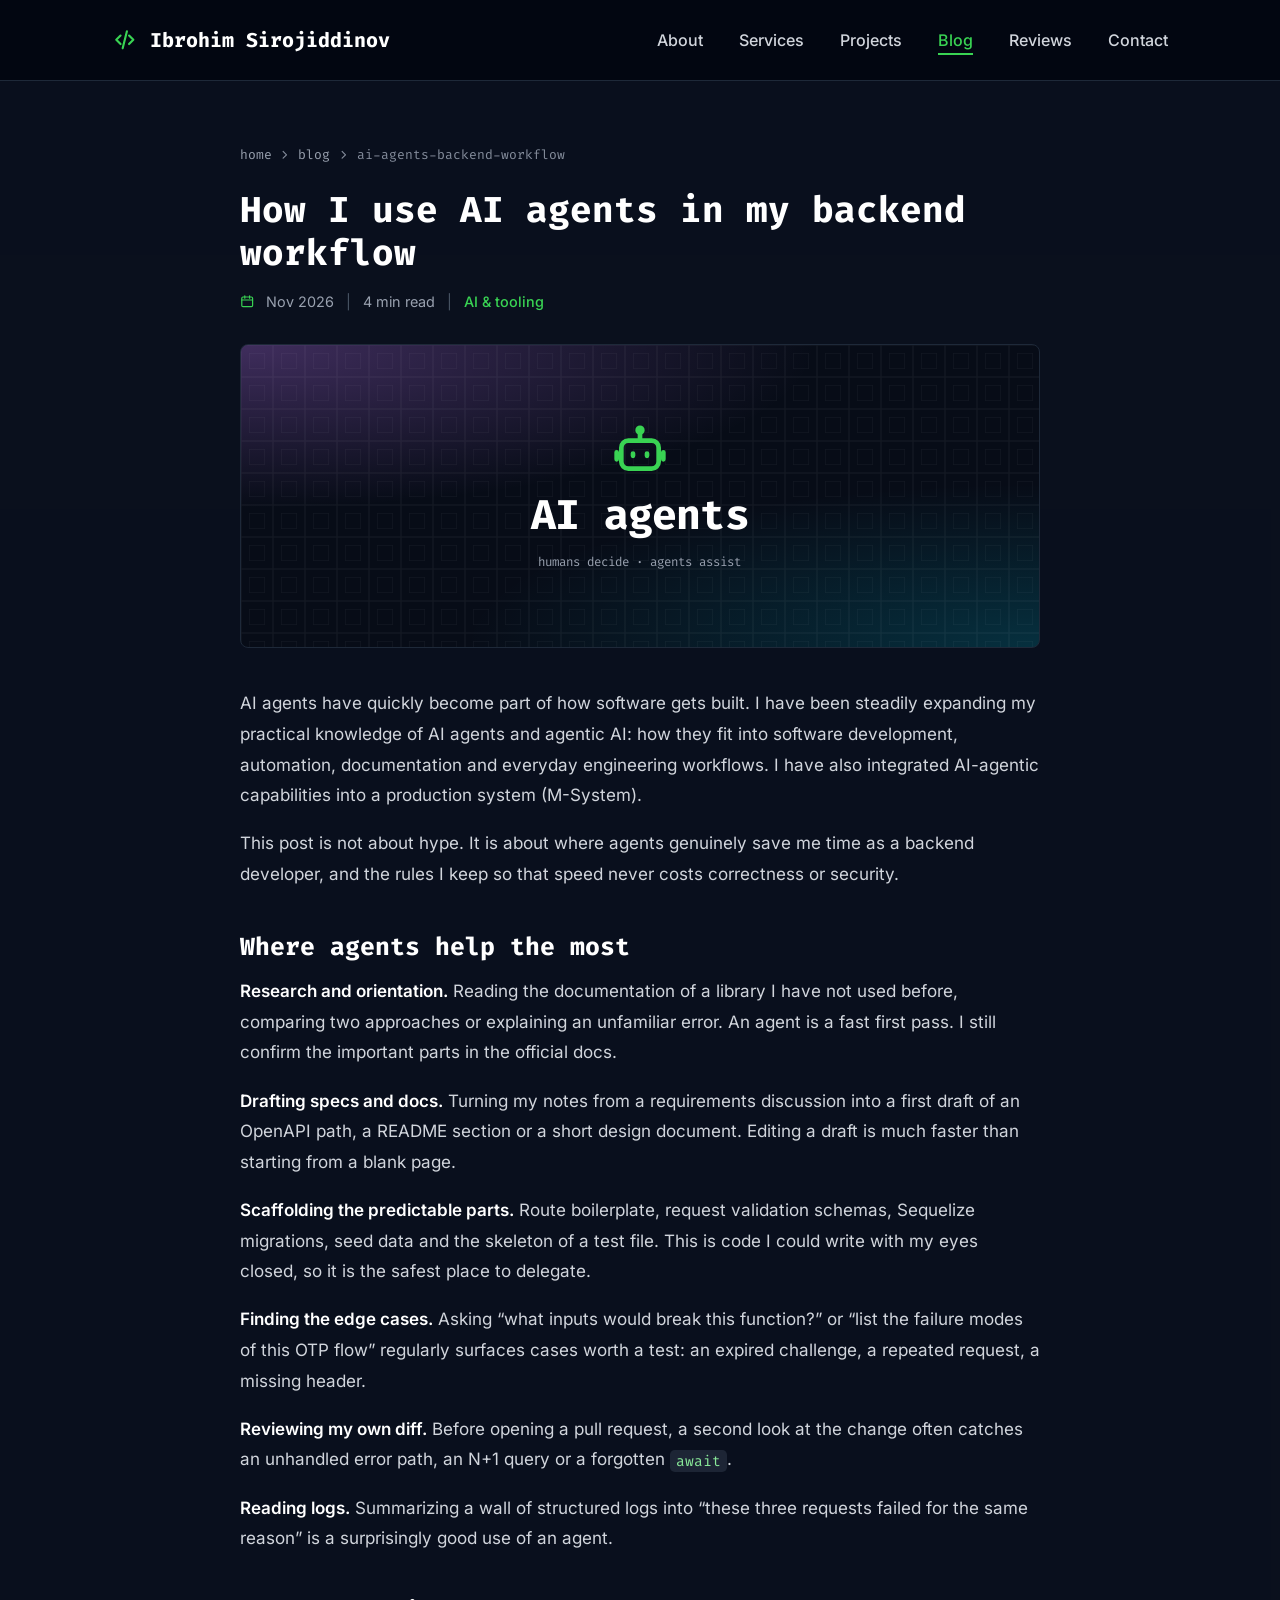
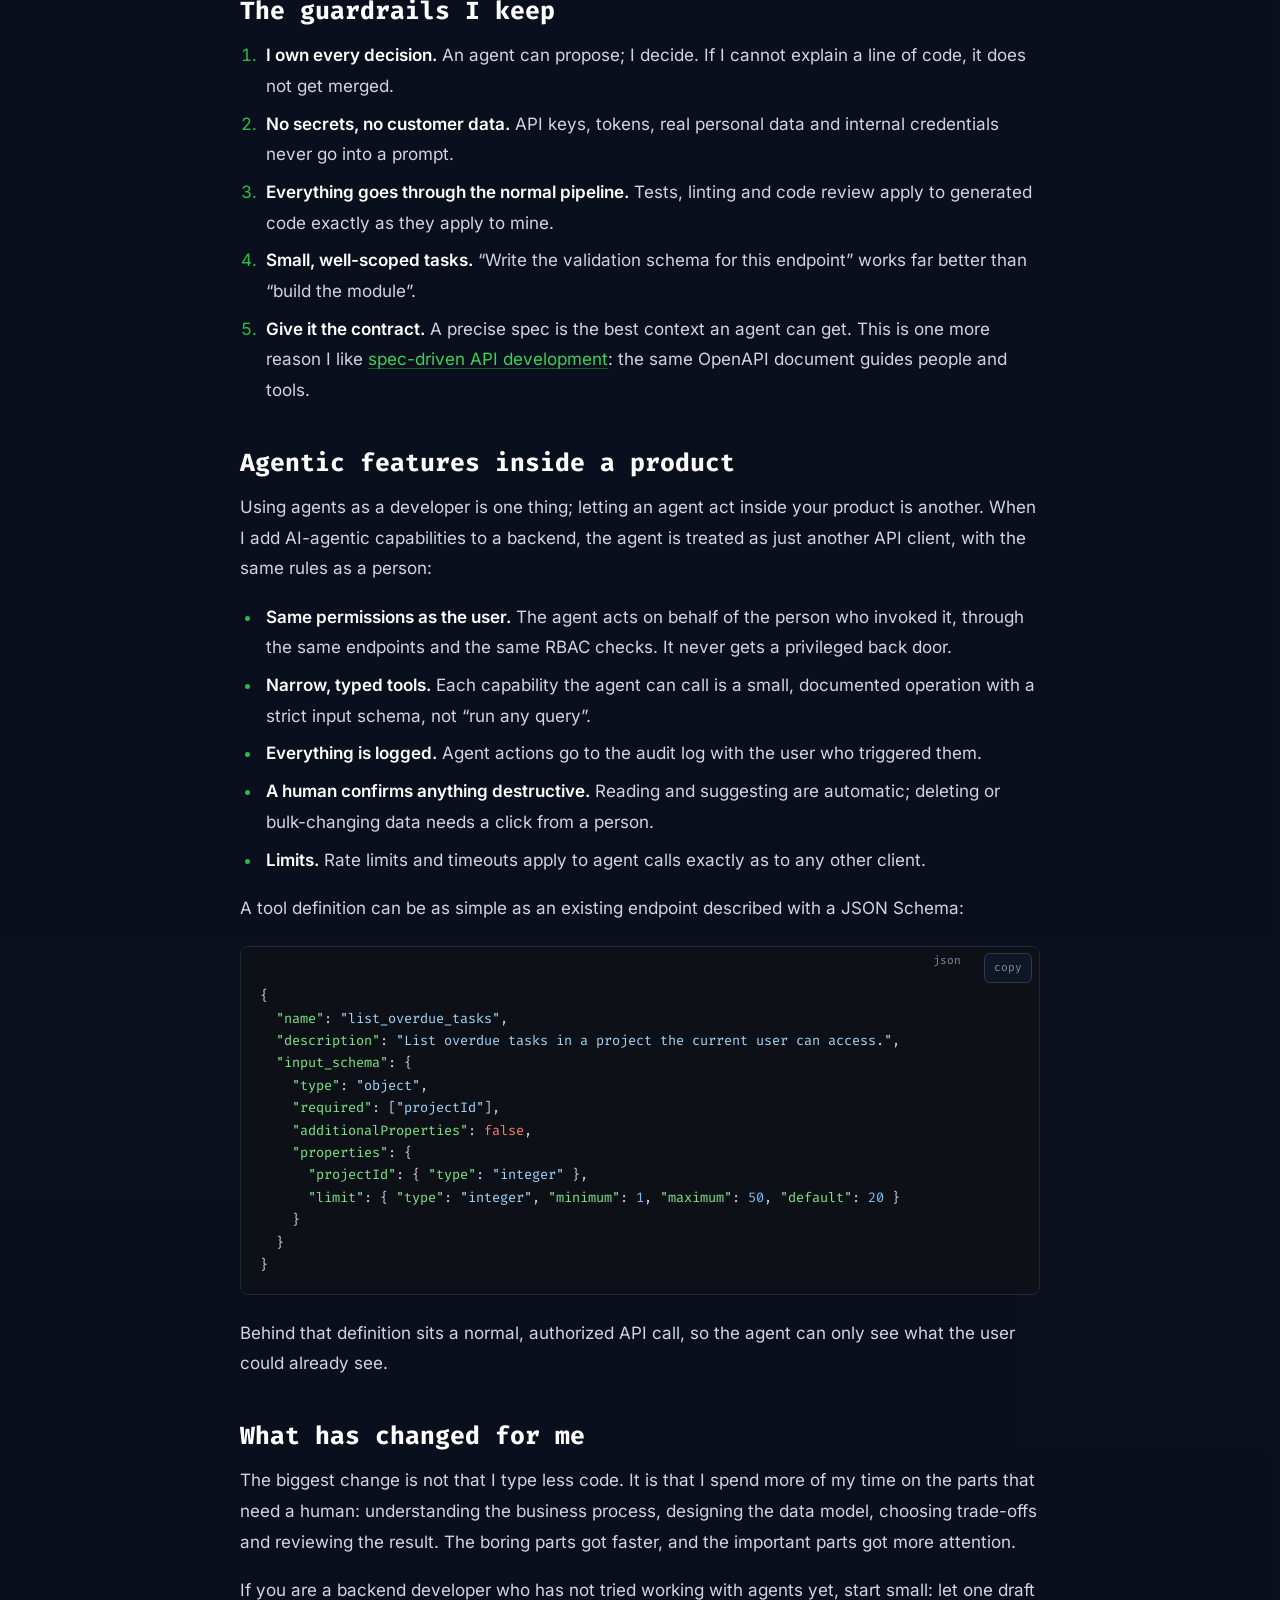
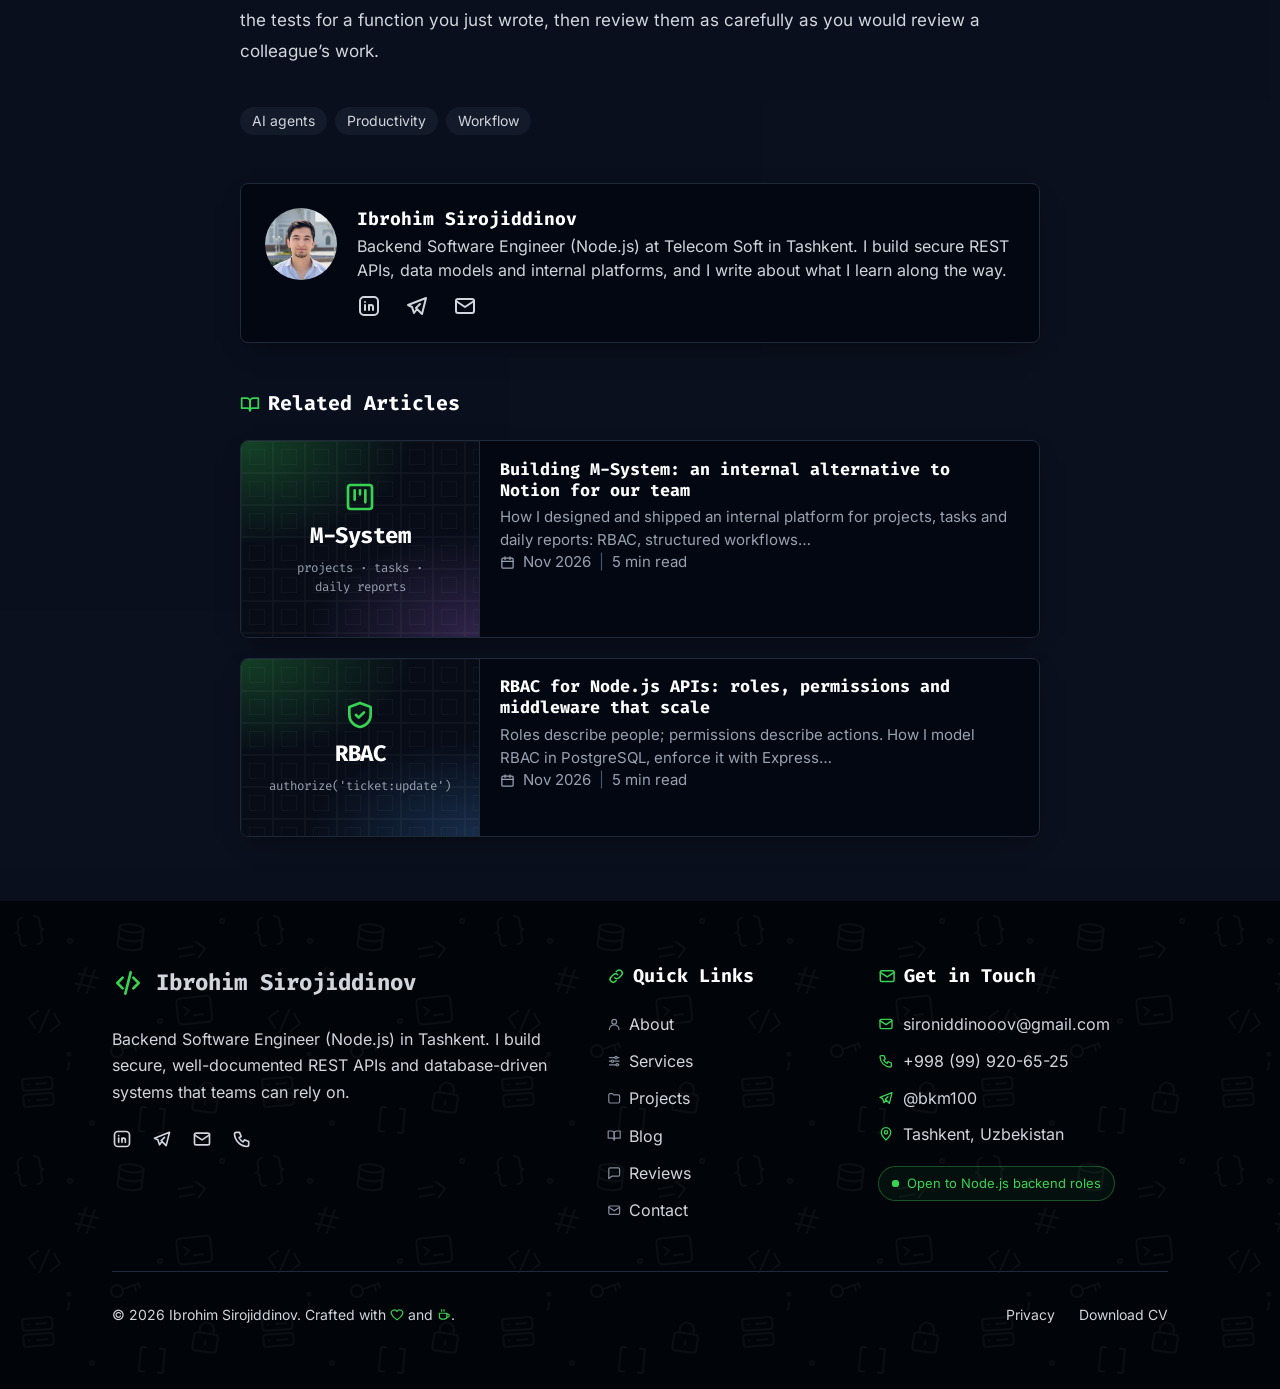
<file: posts/ai-agents-backend-workflow.html>
<!DOCTYPE html>
<html lang="en" class="no-js">
<head>
  <meta charset="utf-8">
  <meta name="viewport" content="width=device-width, initial-scale=1, viewport-fit=cover">
  <title>How I use AI agents in my backend workflow · Ibrohim Sirojiddinov</title>
  <meta name="description" content="Where AI agents genuinely help a backend developer (research, specs, tests, docs and refactors) and the guardrails I keep so that speed never costs correctness or security.">
  <meta name="author" content="Ibrohim Sirojiddinov">
  <meta name="theme-color" content="#030712">
  <meta name="color-scheme" content="dark">

  <meta property="og:type" content="article">
  <meta property="og:site_name" content="Ibrohim Sirojiddinov">
  <meta property="og:title" content="How I use AI agents in my backend workflow">
  <meta property="og:description" content="Where AI agents genuinely help a backend developer (research, specs, tests, docs and refactors) and the guardrails I keep so that speed never costs correctness or security.">
  <meta property="og:url" content="https://ibrohim-sirojiddinov.vercel.app/posts/ai-agents-backend-workflow">
  <meta property="og:image" content="https://ibrohim-sirojiddinov.vercel.app/assets/img/og-image.png">
  <meta property="og:image:width" content="1200">
  <meta property="og:image:height" content="630">
  <meta property="og:image:alt" content="Ibrohim Sirojiddinov, Backend Software Engineer (Node.js), Tashkent">
  <meta name="twitter:card" content="summary_large_image">

  <link rel="icon" href="../assets/img/favicon.svg" type="image/svg+xml">
  <link rel="apple-touch-icon" href="../assets/img/apple-touch-icon.png">
  <link rel="preload" href="../assets/fonts/inter-latin-wght-normal.woff2" as="font" type="font/woff2" crossorigin>
  <link rel="preload" href="../assets/fonts/fira-code-latin-wght-normal.woff2" as="font" type="font/woff2" crossorigin>
  <link rel="stylesheet" href="../assets/css/style.css">
  <script>document.documentElement.classList.replace('no-js', 'js');</script>
  <script src="../assets/js/main.js" defer onerror="document.documentElement.classList.replace('js', 'no-js')"></script>
  <script type="application/ld+json">
  {
    "@context": "https://schema.org",
    "@type": "BlogPosting",
    "headline": "How I use AI agents in my backend workflow",
    "description": "Where AI agents genuinely help a backend developer (research, specs, tests, docs and refactors) and the guardrails I keep so that speed never costs correctness or security.",
    "datePublished": "2026-11-06",
    "dateModified": "2026-11-06",
    "author": { "@type": "Person", "name": "Ibrohim Sirojiddinov", "url": "https://ibrohim-sirojiddinov.vercel.app/" },
    "image": "https://ibrohim-sirojiddinov.vercel.app/assets/img/og-image.png",
    "mainEntityOfPage": "https://ibrohim-sirojiddinov.vercel.app/posts/ai-agents-backend-workflow",
    "keywords": "AI agents, Productivity, Workflow"
  }
  </script>
</head>
<body>
  <svg class="sprite" aria-hidden="true" focusable="false" xmlns="http://www.w3.org/2000/svg"><symbol id="i-arrow-up" viewBox="0 0 24 24"><path d="M12 19V5"/><path d="m6 11 6-6 6 6"/></symbol><symbol id="i-book" viewBox="0 0 24 24"><path d="M2 5h6a4 4 0 0 1 4 4v11a3 3 0 0 0-3-3H2z"/><path d="M22 5h-6a4 4 0 0 0-4 4v11a3 3 0 0 1 3-3h7z"/></symbol><symbol id="i-bot" viewBox="0 0 24 24"><rect x="4" y="8" width="16" height="12" rx="3"/><path d="M12 4.5V8"/><circle cx="12" cy="3.5" r="1"/><path d="M9 13.5v1M15 13.5v1"/><path d="M2 13v3M22 13v3"/></symbol><symbol id="i-calendar" viewBox="0 0 24 24"><rect x="3" y="5" width="18" height="16" rx="2"/><path d="M16 3v4M8 3v4M3 10h18"/></symbol><symbol id="i-check-circle" viewBox="0 0 24 24"><circle cx="12" cy="12" r="9"/><path d="m8 12 3 3 5-6"/></symbol><symbol id="i-chevron-right" viewBox="0 0 24 24"><path d="m9 6 6 6-6 6"/></symbol><symbol id="i-code" viewBox="0 0 24 24"><path d="m8 8-4 4 4 4"/><path d="m16 8 4 4-4 4"/><path d="m14 4-4 16"/></symbol><symbol id="i-coffee" viewBox="0 0 24 24"><path d="M4 9h13v5a5 5 0 0 1-5 5H9a5 5 0 0 1-5-5z"/><path d="M17 10.5h1.5a2.5 2.5 0 0 1 0 5H17"/><path d="M8 2.5v3M12 2.5v3"/></symbol><symbol id="i-folder" viewBox="0 0 24 24"><path d="M3 6.5a2 2 0 0 1 2-2h4l2 2h8a2 2 0 0 1 2 2V18a2 2 0 0 1-2 2H5a2 2 0 0 1-2-2z"/></symbol><symbol id="i-heart" viewBox="0 0 24 24"><path d="M12 20s-7.5-4.6-9.3-9.4A5 5 0 0 1 12 6.2a5 5 0 0 1 9.3 4.4C19.5 15.4 12 20 12 20z"/></symbol><symbol id="i-kanban" viewBox="0 0 24 24"><rect x="3" y="3" width="18" height="18" rx="2"/><path d="M8 7v7M12 7v3M16 7v9"/></symbol><symbol id="i-link" viewBox="0 0 24 24"><path d="M10 14a4 4 0 0 0 5.7 0l3-3a4 4 0 0 0-5.7-5.7l-1 1"/><path d="M14 10a4 4 0 0 0-5.7 0l-3 3a4 4 0 0 0 5.7 5.7l1-1"/></symbol><symbol id="i-linkedin" viewBox="0 0 24 24"><path d="M8 11v5"/><path d="M8 8v.01"/><path d="M12 16v-5"/><path d="M16 16v-3a2 2 0 1 0-4 0"/><path d="M3 7a4 4 0 0 1 4-4h10a4 4 0 0 1 4 4v10a4 4 0 0 1-4 4H7a4 4 0 0 1-4-4z"/></symbol><symbol id="i-mail" viewBox="0 0 24 24"><rect x="3" y="5" width="18" height="14" rx="2"/><path d="m3 7 9 6 9-6"/></symbol><symbol id="i-menu" viewBox="0 0 24 24"><path d="M4 7h16M4 12h16M4 17h16"/></symbol><symbol id="i-message" viewBox="0 0 24 24"><path d="M21 15a2 2 0 0 1-2 2H8l-5 4V5a2 2 0 0 1 2-2h14a2 2 0 0 1 2 2z"/></symbol><symbol id="i-phone" viewBox="0 0 24 24"><path d="M5 4h4l2 5-2.5 1.5a11 11 0 0 0 5 5L15 13l5 2v4a2 2 0 0 1-2 2A16 16 0 0 1 3 6a2 2 0 0 1 2-2"/></symbol><symbol id="i-pin" viewBox="0 0 24 24"><path d="M12 21s-7-6.2-7-11.5a7 7 0 0 1 14 0C19 14.8 12 21 12 21z"/><circle cx="12" cy="9.5" r="2.5"/></symbol><symbol id="i-shield" viewBox="0 0 24 24"><path d="M12 3 4 6v6c0 4.5 3.4 8.3 8 9 4.6-.7 8-4.5 8-9V6l-8-3z"/><path d="m9 12 2 2 4-4"/></symbol><symbol id="i-sliders" viewBox="0 0 24 24"><path d="M4 6h9M17 6h3M4 12h3M11 12h9M4 18h11M19 18h1"/><circle cx="15" cy="6" r="2"/><circle cx="9" cy="12" r="2"/><circle cx="17" cy="18" r="2"/></symbol><symbol id="i-telegram" viewBox="0 0 24 24"><path d="m15 10-4 4 6 6 4-16-18 7 4 2 2 6 3-4"/></symbol><symbol id="i-user" viewBox="0 0 24 24"><circle cx="12" cy="8" r="4"/><path d="M4 21a8 8 0 0 1 16 0"/></symbol><symbol id="i-x" viewBox="0 0 24 24"><path d="M6 6l12 12M18 6 6 18"/></symbol></svg>
  <a class="skip-link" href="#main">Skip to content</a>
  <div class="read-progress" data-read-progress aria-hidden="true"></div>

  <header class="site-header" data-header>
    <div class="container">
      <nav class="nav" aria-label="Main">
        <a class="brand" href="../index.html"><svg class="icon led-glow" aria-hidden="true" focusable="false"><use href="#i-code"/></svg><span>Ibrohim Sirojiddinov</span></a>
        <ul class="nav-links">
          <li><a class="nav-link" href="../about.html">About</a></li>
          <li><a class="nav-link" href="../services.html">Services</a></li>
          <li><a class="nav-link" href="../projects.html">Projects</a></li>
          <li><a class="nav-link" href="../blog.html" aria-current="page">Blog</a></li>
          <li><a class="nav-link" href="../reviews.html">Reviews</a></li>
          <li><a class="nav-link" href="../contact.html">Contact</a></li>
        </ul>
        <button class="menu-toggle" type="button" data-menu-toggle aria-expanded="false" aria-controls="mobile-menu" aria-label="Open menu"><svg class="icon icon-open" aria-hidden="true" focusable="false"><use href="#i-menu"/></svg><svg class="icon icon-close" aria-hidden="true" focusable="false"><use href="#i-x"/></svg></button>
      </nav>
    </div>
    <nav class="mobile-menu" id="mobile-menu" data-menu aria-label="Mobile">
      <a href="../about.html"><svg class="icon" aria-hidden="true" focusable="false"><use href="#i-user"/></svg>About</a>
      <a href="../services.html"><svg class="icon" aria-hidden="true" focusable="false"><use href="#i-sliders"/></svg>Services</a>
      <a href="../projects.html"><svg class="icon" aria-hidden="true" focusable="false"><use href="#i-folder"/></svg>Projects</a>
      <a href="../blog.html" aria-current="page"><svg class="icon" aria-hidden="true" focusable="false"><use href="#i-book"/></svg>Blog</a>
      <a href="../reviews.html"><svg class="icon" aria-hidden="true" focusable="false"><use href="#i-message"/></svg>Reviews</a>
      <a href="../contact.html"><svg class="icon" aria-hidden="true" focusable="false"><use href="#i-mail"/></svg>Contact</a>
    </nav>
  </header>

  <main id="main">

    <div class="page">
      <section class="page-section">
        <div class="container">
          <article class="post-wrap" data-article aria-labelledby="post-title">
            <nav class="breadcrumbs" aria-label="Breadcrumb">
              <a href="../index.html">home</a><svg class="icon" aria-hidden="true" focusable="false"><use href="#i-chevron-right"/></svg><a href="../blog.html">blog</a><svg class="icon" aria-hidden="true" focusable="false"><use href="#i-chevron-right"/></svg><span aria-current="page">ai-agents-backend-workflow</span>
            </nav>
            <header class="post-head">
              <h1 id="post-title" data-animate>How I use AI agents in my backend workflow</h1>
              <p class="post-info" data-animate style="--delay:.1s"><svg class="icon" aria-hidden="true" focusable="false"><use href="#i-calendar"/></svg><time datetime="2026-11-06">Nov 2026</time><span class="sep">|</span><span>4 min read</span><span class="sep">|</span><a class="link-arrow" href="../blog.html#ai">AI &amp; tooling</a></p>
            </header>

            <div class="cover post-hero" style="--c1:rgb(194 122 255 / .3);--c2:rgb(0 211 242 / .18)" aria-hidden="true">
  <div class="cover-type"><svg class="icon led-glow" aria-hidden="true" focusable="false"><use href="#i-bot"/></svg><strong>AI agents</strong><small>humans decide · agents assist</small></div>
</div>

            <div class="prose">
<p>AI agents have quickly become part of how software gets built. I have been steadily expanding my practical knowledge of AI agents and agentic AI: how they fit into software development, automation, documentation and everyday engineering workflows. I have also integrated AI-agentic capabilities into a production system (M-System).</p>
<p>This post is not about hype. It is about where agents genuinely save me time as a backend developer, and the rules I keep so that speed never costs correctness or security.</p>
<h2>Where agents help the most</h2>
<p><strong>Research and orientation.</strong> Reading the documentation of a library I have not used before, comparing two approaches or explaining an unfamiliar error. An agent is a fast first pass. I still confirm the important parts in the official docs.</p>
<p><strong>Drafting specs and docs.</strong> Turning my notes from a requirements discussion into a first draft of an OpenAPI path, a README section or a short design document. Editing a draft is much faster than starting from a blank page.</p>
<p><strong>Scaffolding the predictable parts.</strong> Route boilerplate, request validation schemas, Sequelize migrations, seed data and the skeleton of a test file. This is code I could write with my eyes closed, so it is the safest place to delegate.</p>
<p><strong>Finding the edge cases.</strong> Asking &ldquo;what inputs would break this function?&rdquo; or &ldquo;list the failure modes of this OTP flow&rdquo; regularly surfaces cases worth a test: an expired challenge, a repeated request, a missing header.</p>
<p><strong>Reviewing my own diff.</strong> Before opening a pull request, a second look at the change often catches an unhandled error path, an N+1 query or a forgotten <code>await</code>.</p>
<p><strong>Reading logs.</strong> Summarizing a wall of structured logs into &ldquo;these three requests failed for the same reason&rdquo; is a surprisingly good use of an agent.</p>
<h2>The guardrails I keep</h2>
<ol>
<li><strong>I own every decision.</strong> An agent can propose; I decide. If I cannot explain a line of code, it does not get merged.</li>
<li><strong>No secrets, no customer data.</strong> API keys, tokens, real personal data and internal credentials never go into a prompt.</li>
<li><strong>Everything goes through the normal pipeline.</strong> Tests, linting and code review apply to generated code exactly as they apply to mine.</li>
<li><strong>Small, well-scoped tasks.</strong> &ldquo;Write the validation schema for this endpoint&rdquo; works far better than &ldquo;build the module&rdquo;.</li>
<li><strong>Give it the contract.</strong> A precise spec is the best context an agent can get. This is one more reason I like <a href="spec-driven-apis-openapi.html">spec-driven API development</a>: the same OpenAPI document guides people and tools.</li>
</ol>
<h2>Agentic features inside a product</h2>
<p>Using agents as a developer is one thing; letting an agent act inside your product is another. When I add AI-agentic capabilities to a backend, the agent is treated as just another API client, with the same rules as a person:</p>
<ul>
<li><strong>Same permissions as the user.</strong> The agent acts on behalf of the person who invoked it, through the same endpoints and the same RBAC checks. It never gets a privileged back door.</li>
<li><strong>Narrow, typed tools.</strong> Each capability the agent can call is a small, documented operation with a strict input schema, not &ldquo;run any query&rdquo;.</li>
<li><strong>Everything is logged.</strong> Agent actions go to the audit log with the user who triggered them.</li>
<li><strong>A human confirms anything destructive.</strong> Reading and suggesting are automatic; deleting or bulk-changing data needs a click from a person.</li>
<li><strong>Limits.</strong> Rate limits and timeouts apply to agent calls exactly as to any other client.</li>
</ul>
<p>A tool definition can be as simple as an existing endpoint described with a JSON Schema:</p>
<div class="code-block"><span class="code-lang">json</span><pre class="hl" tabindex="0"><code><span class="p">{</span>
<span class="w">  </span><span class="nt">"name"</span><span class="p">:</span><span class="w"> </span><span class="s2">"list_overdue_tasks"</span><span class="p">,</span>
<span class="w">  </span><span class="nt">"description"</span><span class="p">:</span><span class="w"> </span><span class="s2">"List overdue tasks in a project the current user can access."</span><span class="p">,</span>
<span class="w">  </span><span class="nt">"input_schema"</span><span class="p">:</span><span class="w"> </span><span class="p">{</span>
<span class="w">    </span><span class="nt">"type"</span><span class="p">:</span><span class="w"> </span><span class="s2">"object"</span><span class="p">,</span>
<span class="w">    </span><span class="nt">"required"</span><span class="p">:</span><span class="w"> </span><span class="p">[</span><span class="s2">"projectId"</span><span class="p">],</span>
<span class="w">    </span><span class="nt">"additionalProperties"</span><span class="p">:</span><span class="w"> </span><span class="kc">false</span><span class="p">,</span>
<span class="w">    </span><span class="nt">"properties"</span><span class="p">:</span><span class="w"> </span><span class="p">{</span>
<span class="w">      </span><span class="nt">"projectId"</span><span class="p">:</span><span class="w"> </span><span class="p">{</span><span class="w"> </span><span class="nt">"type"</span><span class="p">:</span><span class="w"> </span><span class="s2">"integer"</span><span class="w"> </span><span class="p">},</span>
<span class="w">      </span><span class="nt">"limit"</span><span class="p">:</span><span class="w"> </span><span class="p">{</span><span class="w"> </span><span class="nt">"type"</span><span class="p">:</span><span class="w"> </span><span class="s2">"integer"</span><span class="p">,</span><span class="w"> </span><span class="nt">"minimum"</span><span class="p">:</span><span class="w"> </span><span class="mi">1</span><span class="p">,</span><span class="w"> </span><span class="nt">"maximum"</span><span class="p">:</span><span class="w"> </span><span class="mi">50</span><span class="p">,</span><span class="w"> </span><span class="nt">"default"</span><span class="p">:</span><span class="w"> </span><span class="mi">20</span><span class="w"> </span><span class="p">}</span>
<span class="w">    </span><span class="p">}</span>
<span class="w">  </span><span class="p">}</span>
<span class="p">}</span></code></pre></div>
<p>Behind that definition sits a normal, authorized API call, so the agent can only see what the user could already see.</p>
<h2>What has changed for me</h2>
<p>The biggest change is not that I type less code. It is that I spend more of my time on the parts that need a human: understanding the business process, designing the data model, choosing trade-offs and reviewing the result. The boring parts got faster, and the important parts got more attention.</p>
<p>If you are a backend developer who has not tried working with agents yet, start small: let one draft the tests for a function you just wrote, then review them as carefully as you would review a colleague&rsquo;s work.</p>
            </div>

            <div class="post-tags"><ul class="tags"><li class="tag">AI agents</li><li class="tag">Productivity</li><li class="tag">Workflow</li></ul></div>

            <aside class="card author-box" data-animate aria-label="About the author">
              <img src="../assets/img/ibrohim.jpg" alt="" width="72" height="72" loading="lazy">
              <div>
                <h2>Ibrohim Sirojiddinov</h2>
                <p>Backend Software Engineer (Node.js) at Telecom Soft in Tashkent. I build secure REST APIs, data models and internal platforms, and I write about what I learn along the way.</p>
                <div class="socials">
                  <a href="https://www.linkedin.com/in/ibkm-dev" target="_blank" rel="noopener" aria-label="LinkedIn"><svg class="icon" aria-hidden="true" focusable="false"><use href="#i-linkedin"/></svg></a>
                  <a href="https://t.me/bkm100" target="_blank" rel="noopener" aria-label="Telegram"><svg class="icon" aria-hidden="true" focusable="false"><use href="#i-telegram"/></svg></a>
                  <a href="mailto:sironiddinooov@gmail.com" aria-label="Email"><svg class="icon" aria-hidden="true" focusable="false"><use href="#i-mail"/></svg></a>
                </div>
              </div>
            </aside>

            <section class="related" aria-labelledby="related-title">
              <h2 id="related-title"><svg class="icon led-glow" aria-hidden="true" focusable="false"><use href="#i-book"/></svg> Related Articles</h2>
              <div class="related-list">
                <a class="card card-hover related-item" href="building-m-system.html" data-animate style="--delay:0.0s">
                  <div class="cover" style="--c1:rgb(57 211 83 / .28);--c2:rgb(194 122 255 / .22)" aria-hidden="true">
  <div class="cover-type"><svg class="icon led-glow" aria-hidden="true" focusable="false"><use href="#i-kanban"/></svg><strong>M-System</strong><small>projects · tasks · daily reports</small></div>
</div>
                  <div class="related-body">
                    <h3>Building M-System: an internal alternative to Notion for our team</h3>
                    <p>How I designed and shipped an internal platform for projects, tasks and daily reports: RBAC, structured workflows…</p>
                    <p class="post-date"><svg class="icon" aria-hidden="true" focusable="false"><use href="#i-calendar"/></svg><span>Nov 2026</span><span class="sep">|</span><span>5 min read</span></p>
                  </div>
                </a>
                <a class="card card-hover related-item" href="rbac-for-node-apis.html" data-animate style="--delay:0.1s">
                  <div class="cover" style="--c1:rgb(57 211 83 / .26);--c2:rgb(81 162 255 / .22)" aria-hidden="true">
  <div class="cover-type"><svg class="icon led-glow" aria-hidden="true" focusable="false"><use href="#i-shield"/></svg><strong>RBAC</strong><small>authorize(&#39;ticket:update&#39;)</small></div>
</div>
                  <div class="related-body">
                    <h3>RBAC for Node.js APIs: roles, permissions and middleware that scale</h3>
                    <p>Roles describe people; permissions describe actions. How I model RBAC in PostgreSQL, enforce it with Express…</p>
                    <p class="post-date"><svg class="icon" aria-hidden="true" focusable="false"><use href="#i-calendar"/></svg><span>Nov 2026</span><span class="sep">|</span><span>5 min read</span></p>
                  </div>
                </a>
              </div>
            </section>
          </article>
        </div>
      </section>
    </div>
  </main>

  <footer class="site-footer pattern-code">
    <div class="container">
      <div class="footer-grid">
        <div class="footer-about">
          <p class="footer-brand"><svg class="icon led-glow" aria-hidden="true" focusable="false"><use href="#i-code"/></svg><span>Ibrohim Sirojiddinov</span></p>
          <p>Backend Software Engineer (Node.js) in Tashkent. I build secure, well-documented REST APIs and database-driven systems that teams can rely on.</p>
          <div class="socials">
            <a href="https://www.linkedin.com/in/ibkm-dev" target="_blank" rel="noopener" aria-label="LinkedIn"><svg class="icon" aria-hidden="true" focusable="false"><use href="#i-linkedin"/></svg></a>
            <a href="https://t.me/bkm100" target="_blank" rel="noopener" aria-label="Telegram"><svg class="icon" aria-hidden="true" focusable="false"><use href="#i-telegram"/></svg></a>
            <a href="mailto:sironiddinooov@gmail.com" aria-label="Email"><svg class="icon" aria-hidden="true" focusable="false"><use href="#i-mail"/></svg></a>
            <a href="tel:+998999206525" aria-label="Phone"><svg class="icon" aria-hidden="true" focusable="false"><use href="#i-phone"/></svg></a>
          </div>
        </div>
        <div class="footer-col">
          <h2><svg class="icon" aria-hidden="true" focusable="false"><use href="#i-link"/></svg> Quick Links</h2>
          <ul class="footer-links">
            <li><a href="../about.html"><svg class="icon" aria-hidden="true" focusable="false"><use href="#i-user"/></svg> About</a></li>
            <li><a href="../services.html"><svg class="icon" aria-hidden="true" focusable="false"><use href="#i-sliders"/></svg> Services</a></li>
            <li><a href="../projects.html"><svg class="icon" aria-hidden="true" focusable="false"><use href="#i-folder"/></svg> Projects</a></li>
            <li><a href="../blog.html"><svg class="icon" aria-hidden="true" focusable="false"><use href="#i-book"/></svg> Blog</a></li>
            <li><a href="../reviews.html"><svg class="icon" aria-hidden="true" focusable="false"><use href="#i-message"/></svg> Reviews</a></li>
            <li><a href="../contact.html"><svg class="icon" aria-hidden="true" focusable="false"><use href="#i-mail"/></svg> Contact</a></li>
          </ul>
        </div>
        <div class="footer-col">
          <h2><svg class="icon" aria-hidden="true" focusable="false"><use href="#i-mail"/></svg> Get in Touch</h2>
          <ul class="footer-contact">
            <li><svg class="icon" aria-hidden="true" focusable="false"><use href="#i-mail"/></svg><a href="mailto:sironiddinooov@gmail.com">sironiddinooov@gmail.com</a></li>
            <li><svg class="icon" aria-hidden="true" focusable="false"><use href="#i-phone"/></svg><a href="tel:+998999206525">+998 (99) 920-65-25</a></li>
            <li><svg class="icon" aria-hidden="true" focusable="false"><use href="#i-telegram"/></svg><a href="https://t.me/bkm100" target="_blank" rel="noopener">@bkm100</a></li>
            <li><svg class="icon" aria-hidden="true" focusable="false"><use href="#i-pin"/></svg><span>Tashkent, Uzbekistan</span></li>
          </ul>
          <p class="footer-status"><span class="pulse-dot" aria-hidden="true"></span>Open to Node.js backend roles</p>
        </div>
      </div>
      <div class="footer-bottom">
        <p>&copy; <span data-year>2026</span> Ibrohim Sirojiddinov. Crafted with <svg class="icon" aria-hidden="true" focusable="false"><use href="#i-heart"/></svg><span class="visually-hidden">love</span> and <span class="nowrap"><svg class="icon" aria-hidden="true" focusable="false"><use href="#i-coffee"/></svg><span class="visually-hidden">coffee</span>.</span></p>
        <nav aria-label="Footer">
          <a href="../privacy.html">Privacy</a>
          <a href="../assets/Ibrohim-Sirojiddinov-CV.pdf" download>Download CV</a>
        </nav>
      </div>
    </div>
  </footer>

  <button class="to-top" type="button" data-to-top aria-label="Back to top"><svg class="icon" aria-hidden="true" focusable="false"><use href="#i-arrow-up"/></svg></button>
  <div class="toast" data-toast role="status" aria-live="polite"><svg class="icon" aria-hidden="true" focusable="false"><use href="#i-check-circle"/></svg><span data-toast-text></span></div>
</body>
</html>
</file>
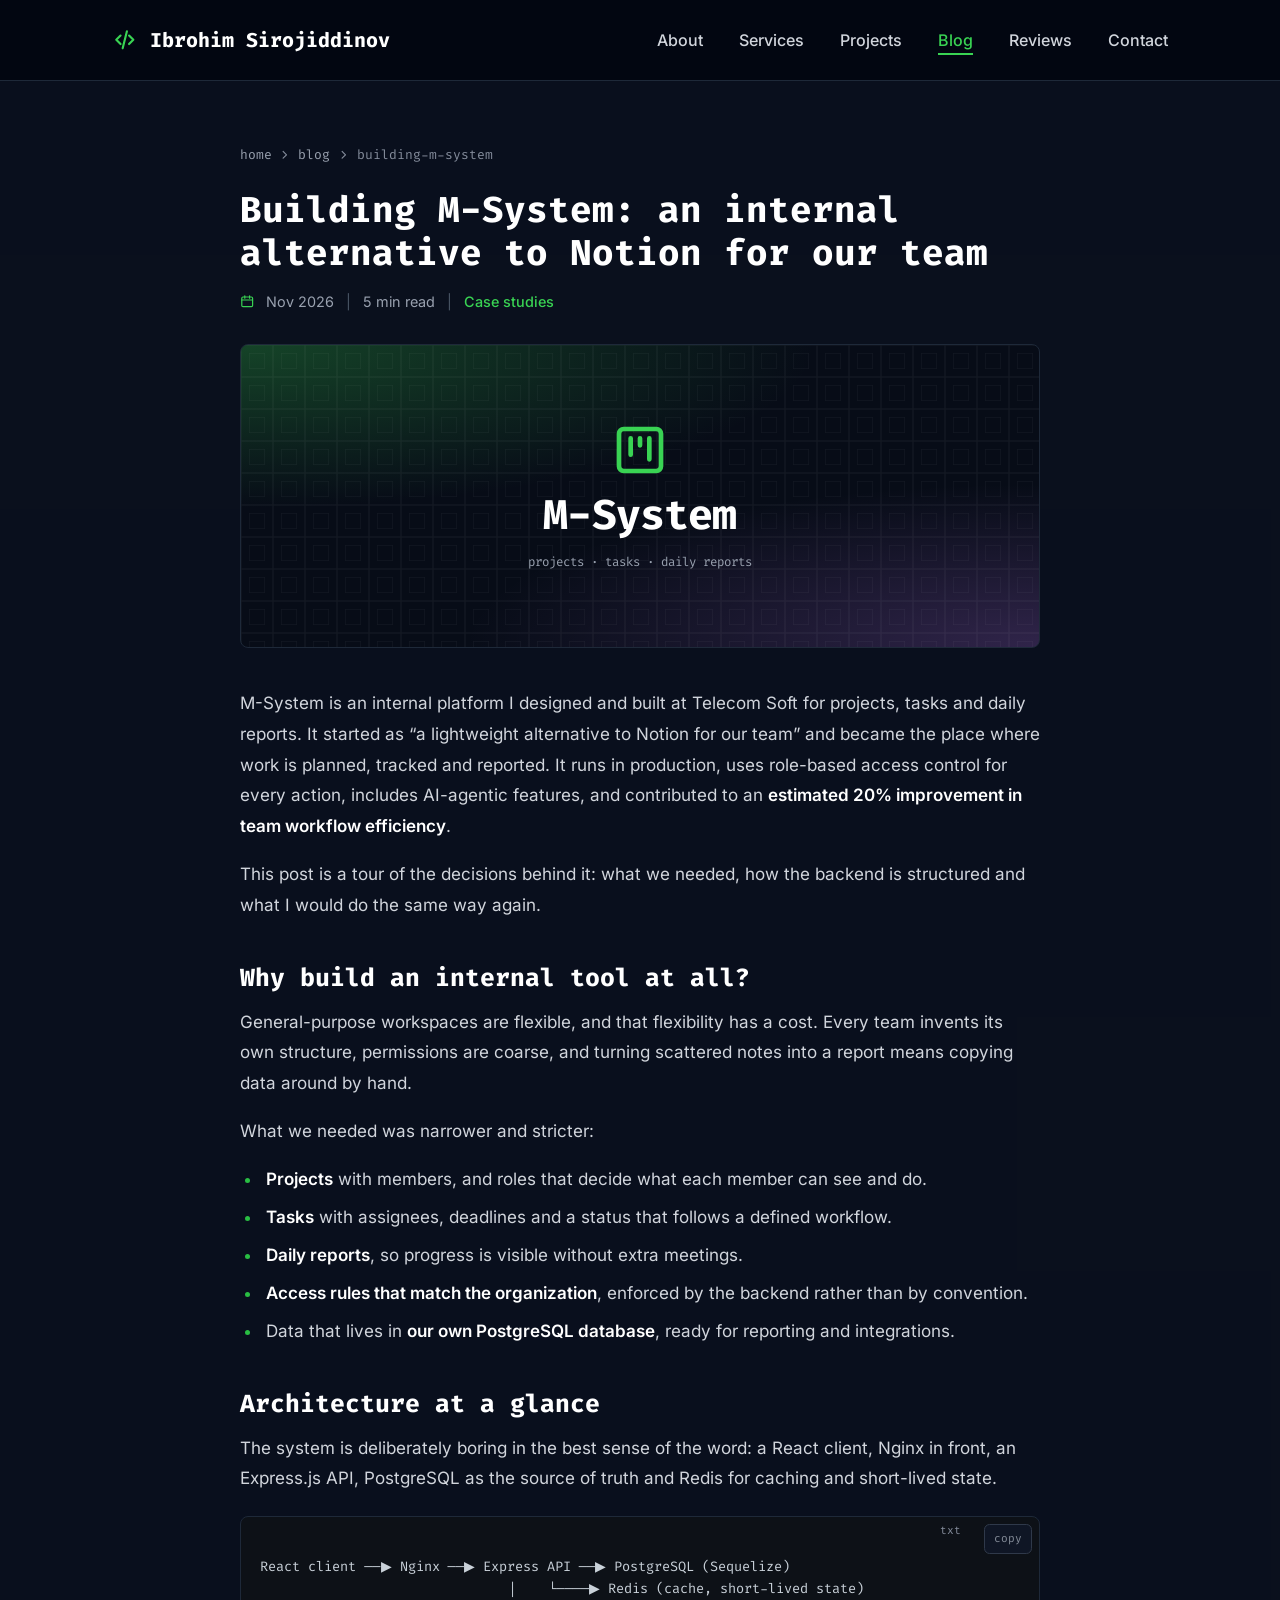
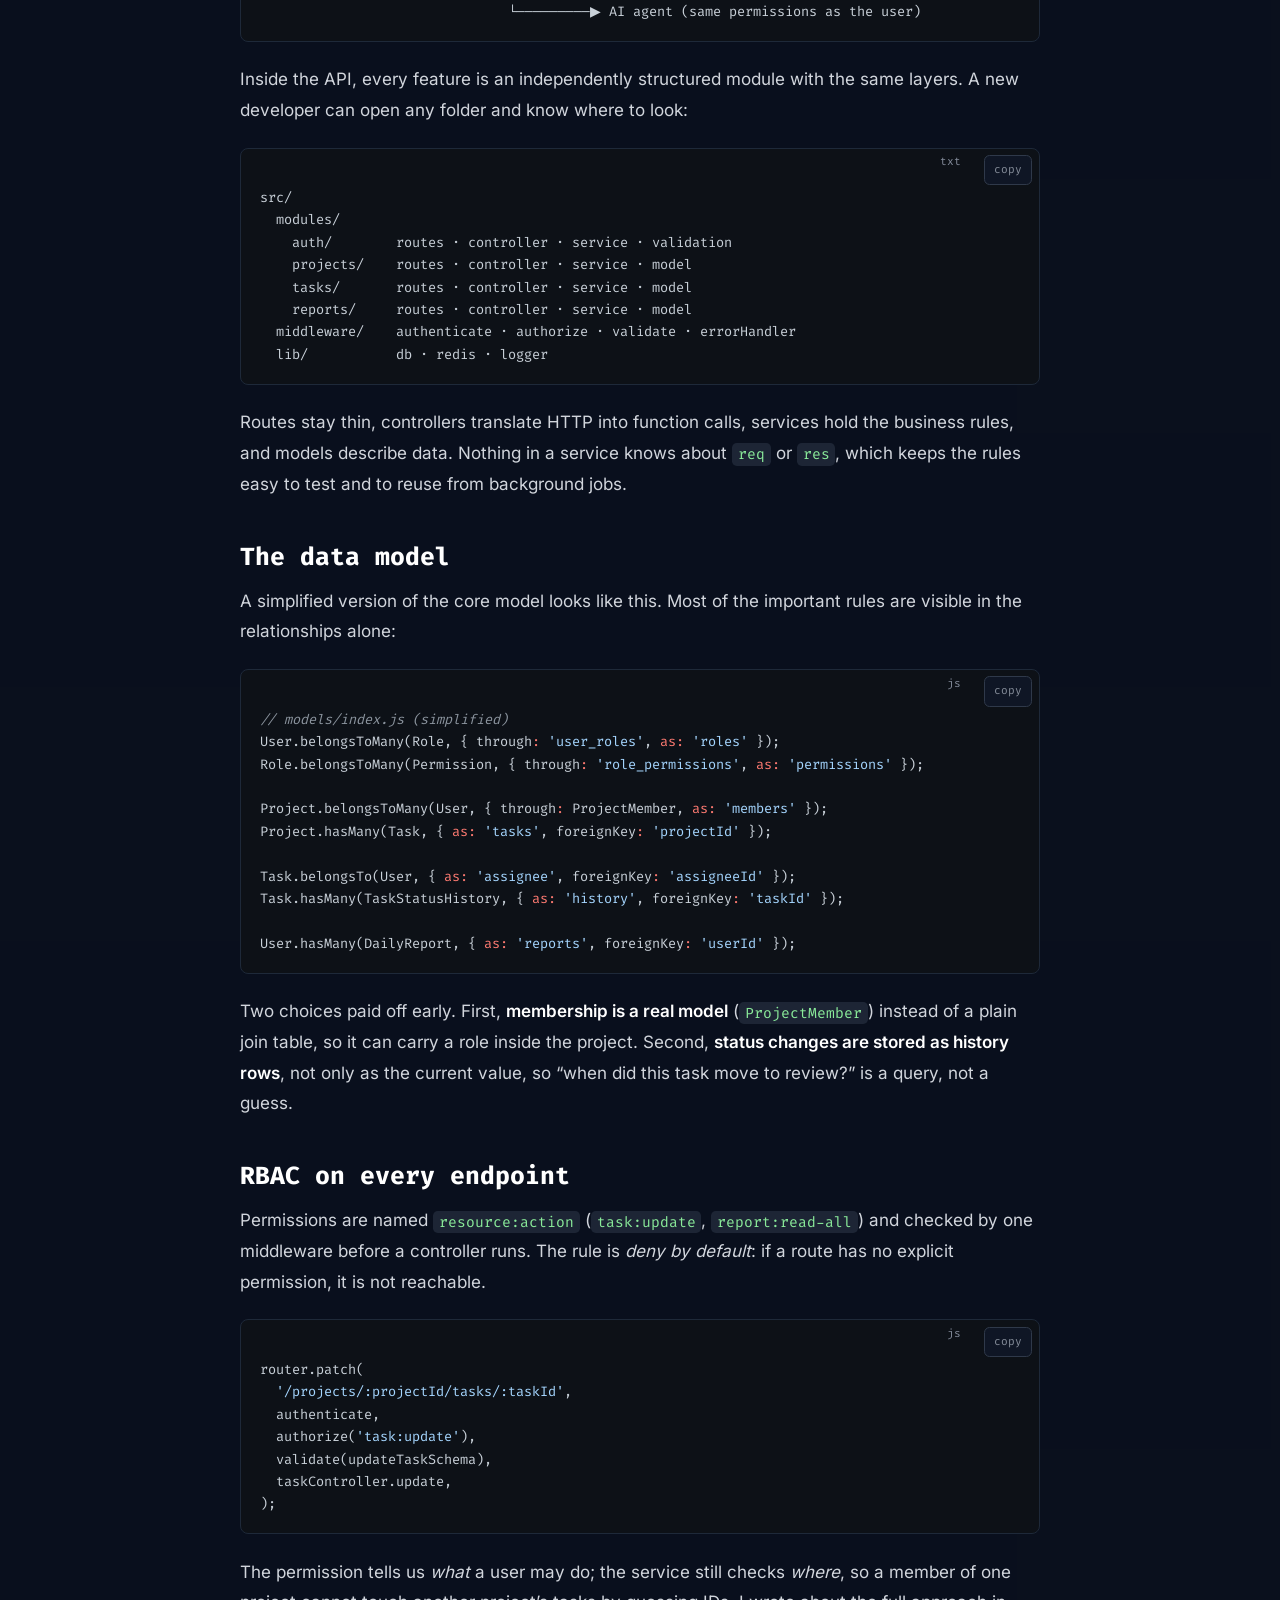
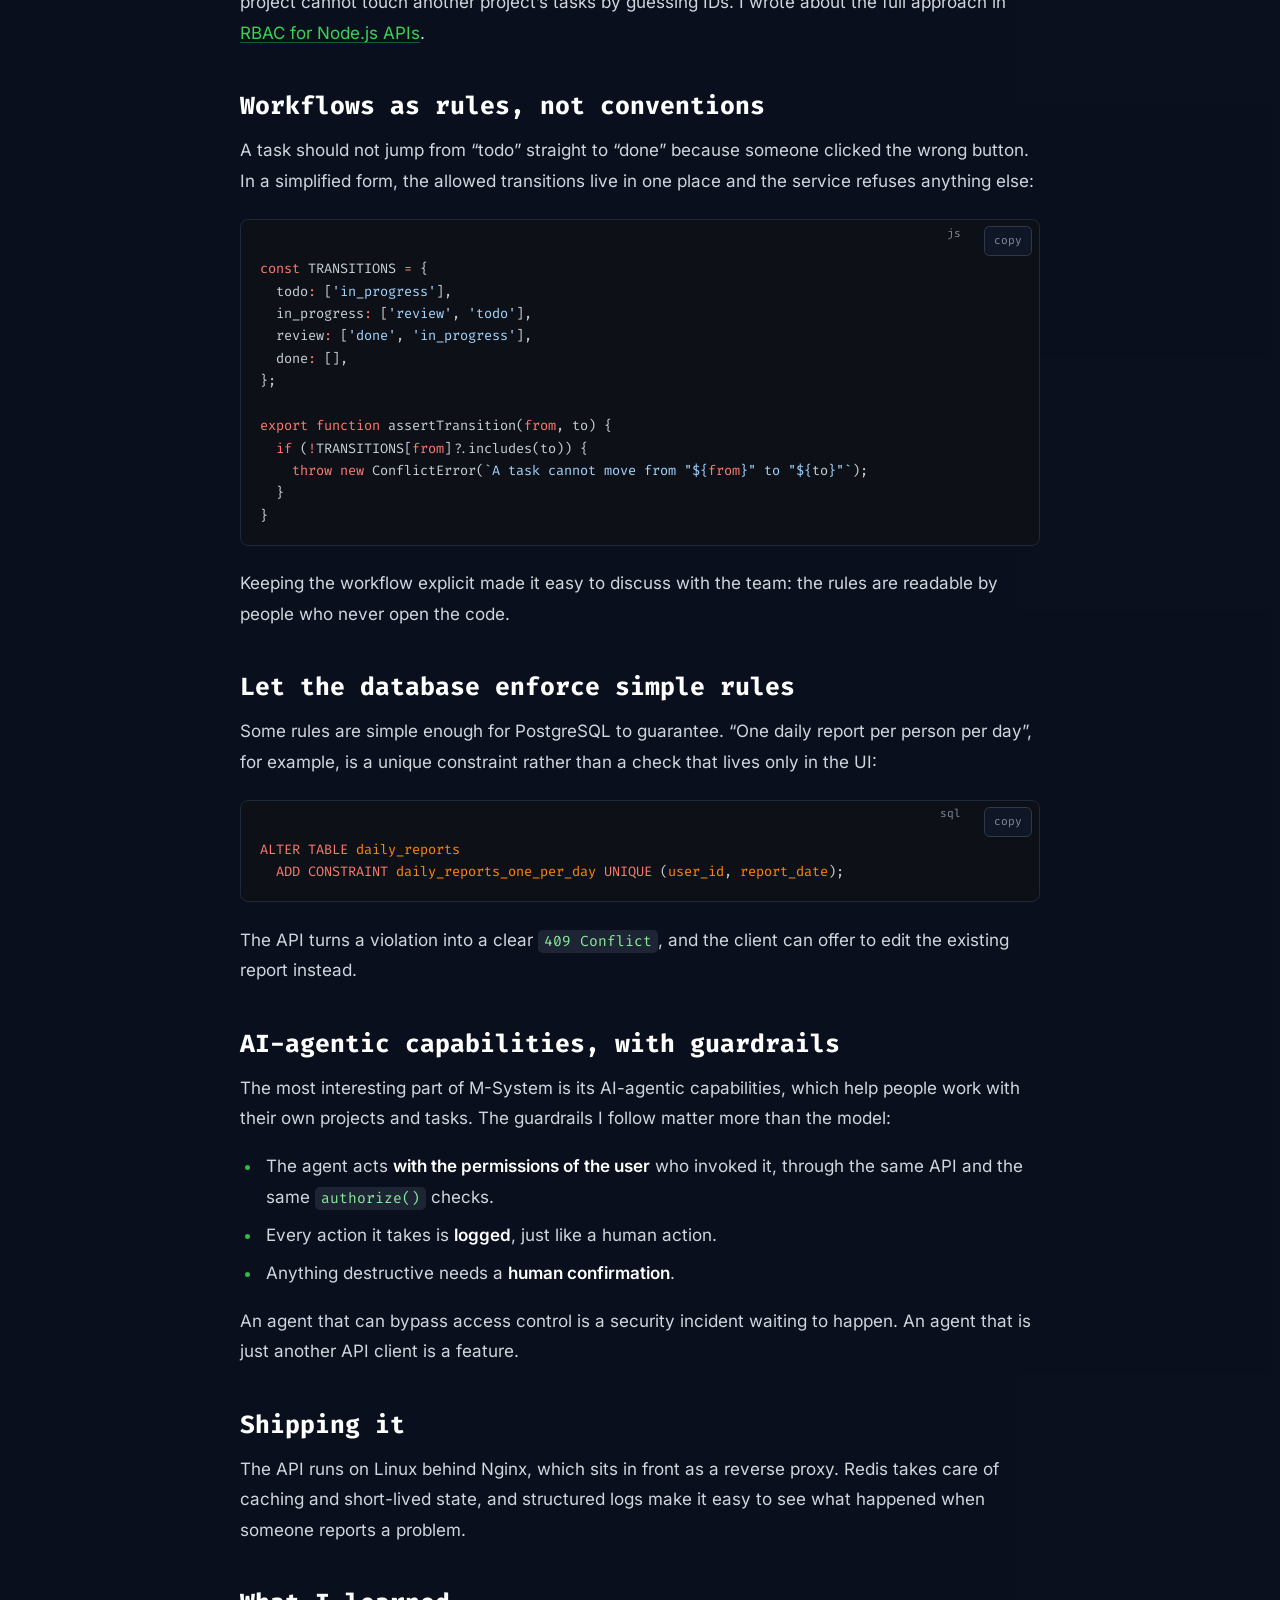
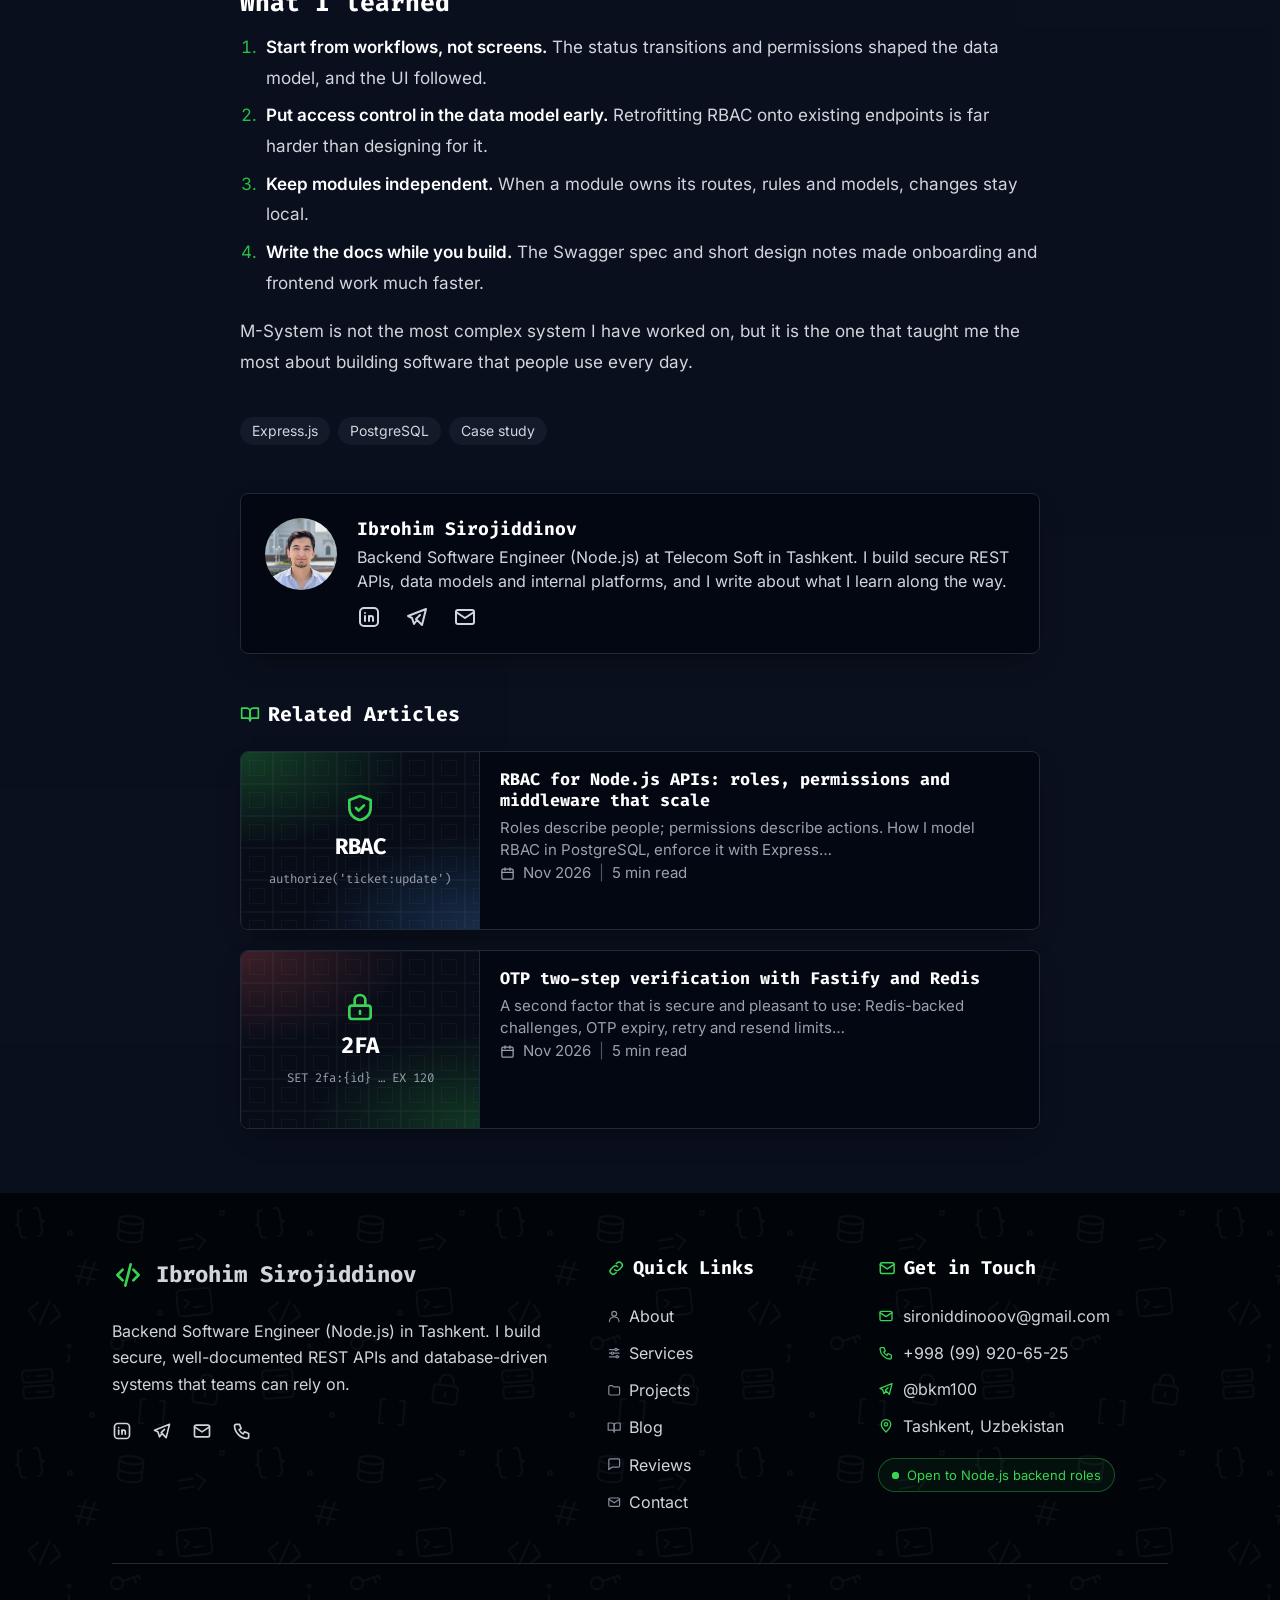
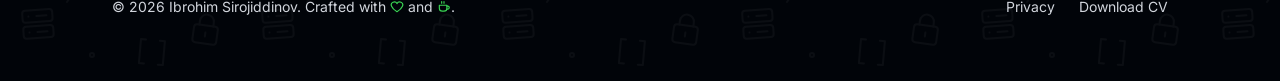
<file: posts/building-m-system.html>
<!DOCTYPE html>
<html lang="en" class="no-js">
<head>
  <meta charset="utf-8">
  <meta name="viewport" content="width=device-width, initial-scale=1, viewport-fit=cover">
  <title>Building M-System: an internal alternative to Notion for our team · Ibrohim Sirojiddinov</title>
  <meta name="description" content="How I designed and shipped an internal platform for projects, tasks and daily reports: RBAC, structured workflows, AI-agentic features and an estimated 20% boost in team workflow efficiency.">
  <meta name="author" content="Ibrohim Sirojiddinov">
  <meta name="theme-color" content="#030712">
  <meta name="color-scheme" content="dark">

  <meta property="og:type" content="article">
  <meta property="og:site_name" content="Ibrohim Sirojiddinov">
  <meta property="og:title" content="Building M-System: an internal alternative to Notion for our team">
  <meta property="og:description" content="How I designed and shipped an internal platform for projects, tasks and daily reports: RBAC, structured workflows, AI-agentic features and an estimated 20% boost in team workflow efficiency.">
  <meta property="og:url" content="https://ibrohim-sirojiddinov.vercel.app/posts/building-m-system">
  <meta property="og:image" content="https://ibrohim-sirojiddinov.vercel.app/assets/img/og-image.png">
  <meta property="og:image:width" content="1200">
  <meta property="og:image:height" content="630">
  <meta property="og:image:alt" content="Ibrohim Sirojiddinov, Backend Software Engineer (Node.js), Tashkent">
  <meta name="twitter:card" content="summary_large_image">

  <link rel="icon" href="../assets/img/favicon.svg" type="image/svg+xml">
  <link rel="apple-touch-icon" href="../assets/img/apple-touch-icon.png">
  <link rel="preload" href="../assets/fonts/inter-latin-wght-normal.woff2" as="font" type="font/woff2" crossorigin>
  <link rel="preload" href="../assets/fonts/fira-code-latin-wght-normal.woff2" as="font" type="font/woff2" crossorigin>
  <link rel="stylesheet" href="../assets/css/style.css">
  <script>document.documentElement.classList.replace('no-js', 'js');</script>
  <script src="../assets/js/main.js" defer onerror="document.documentElement.classList.replace('js', 'no-js')"></script>
  <script type="application/ld+json">
  {
    "@context": "https://schema.org",
    "@type": "BlogPosting",
    "headline": "Building M-System: an internal alternative to Notion for our team",
    "description": "How I designed and shipped an internal platform for projects, tasks and daily reports: RBAC, structured workflows, AI-agentic features and an estimated 20% boost in team workflow efficiency.",
    "datePublished": "2026-11-06",
    "dateModified": "2026-11-06",
    "author": { "@type": "Person", "name": "Ibrohim Sirojiddinov", "url": "https://ibrohim-sirojiddinov.vercel.app/" },
    "image": "https://ibrohim-sirojiddinov.vercel.app/assets/img/og-image.png",
    "mainEntityOfPage": "https://ibrohim-sirojiddinov.vercel.app/posts/building-m-system",
    "keywords": "Express.js, PostgreSQL, Case study"
  }
  </script>
</head>
<body>
  <svg class="sprite" aria-hidden="true" focusable="false" xmlns="http://www.w3.org/2000/svg"><symbol id="i-arrow-up" viewBox="0 0 24 24"><path d="M12 19V5"/><path d="m6 11 6-6 6 6"/></symbol><symbol id="i-book" viewBox="0 0 24 24"><path d="M2 5h6a4 4 0 0 1 4 4v11a3 3 0 0 0-3-3H2z"/><path d="M22 5h-6a4 4 0 0 0-4 4v11a3 3 0 0 1 3-3h7z"/></symbol><symbol id="i-calendar" viewBox="0 0 24 24"><rect x="3" y="5" width="18" height="16" rx="2"/><path d="M16 3v4M8 3v4M3 10h18"/></symbol><symbol id="i-check-circle" viewBox="0 0 24 24"><circle cx="12" cy="12" r="9"/><path d="m8 12 3 3 5-6"/></symbol><symbol id="i-chevron-right" viewBox="0 0 24 24"><path d="m9 6 6 6-6 6"/></symbol><symbol id="i-code" viewBox="0 0 24 24"><path d="m8 8-4 4 4 4"/><path d="m16 8 4 4-4 4"/><path d="m14 4-4 16"/></symbol><symbol id="i-coffee" viewBox="0 0 24 24"><path d="M4 9h13v5a5 5 0 0 1-5 5H9a5 5 0 0 1-5-5z"/><path d="M17 10.5h1.5a2.5 2.5 0 0 1 0 5H17"/><path d="M8 2.5v3M12 2.5v3"/></symbol><symbol id="i-folder" viewBox="0 0 24 24"><path d="M3 6.5a2 2 0 0 1 2-2h4l2 2h8a2 2 0 0 1 2 2V18a2 2 0 0 1-2 2H5a2 2 0 0 1-2-2z"/></symbol><symbol id="i-heart" viewBox="0 0 24 24"><path d="M12 20s-7.5-4.6-9.3-9.4A5 5 0 0 1 12 6.2a5 5 0 0 1 9.3 4.4C19.5 15.4 12 20 12 20z"/></symbol><symbol id="i-kanban" viewBox="0 0 24 24"><rect x="3" y="3" width="18" height="18" rx="2"/><path d="M8 7v7M12 7v3M16 7v9"/></symbol><symbol id="i-link" viewBox="0 0 24 24"><path d="M10 14a4 4 0 0 0 5.7 0l3-3a4 4 0 0 0-5.7-5.7l-1 1"/><path d="M14 10a4 4 0 0 0-5.7 0l-3 3a4 4 0 0 0 5.7 5.7l1-1"/></symbol><symbol id="i-linkedin" viewBox="0 0 24 24"><path d="M8 11v5"/><path d="M8 8v.01"/><path d="M12 16v-5"/><path d="M16 16v-3a2 2 0 1 0-4 0"/><path d="M3 7a4 4 0 0 1 4-4h10a4 4 0 0 1 4 4v10a4 4 0 0 1-4 4H7a4 4 0 0 1-4-4z"/></symbol><symbol id="i-lock" viewBox="0 0 24 24"><rect x="4" y="11" width="16" height="10" rx="2"/><path d="M8 11V7a4 4 0 0 1 8 0v4"/><path d="M12 15v2"/></symbol><symbol id="i-mail" viewBox="0 0 24 24"><rect x="3" y="5" width="18" height="14" rx="2"/><path d="m3 7 9 6 9-6"/></symbol><symbol id="i-menu" viewBox="0 0 24 24"><path d="M4 7h16M4 12h16M4 17h16"/></symbol><symbol id="i-message" viewBox="0 0 24 24"><path d="M21 15a2 2 0 0 1-2 2H8l-5 4V5a2 2 0 0 1 2-2h14a2 2 0 0 1 2 2z"/></symbol><symbol id="i-phone" viewBox="0 0 24 24"><path d="M5 4h4l2 5-2.5 1.5a11 11 0 0 0 5 5L15 13l5 2v4a2 2 0 0 1-2 2A16 16 0 0 1 3 6a2 2 0 0 1 2-2"/></symbol><symbol id="i-pin" viewBox="0 0 24 24"><path d="M12 21s-7-6.2-7-11.5a7 7 0 0 1 14 0C19 14.8 12 21 12 21z"/><circle cx="12" cy="9.5" r="2.5"/></symbol><symbol id="i-shield" viewBox="0 0 24 24"><path d="M12 3 4 6v6c0 4.5 3.4 8.3 8 9 4.6-.7 8-4.5 8-9V6l-8-3z"/><path d="m9 12 2 2 4-4"/></symbol><symbol id="i-sliders" viewBox="0 0 24 24"><path d="M4 6h9M17 6h3M4 12h3M11 12h9M4 18h11M19 18h1"/><circle cx="15" cy="6" r="2"/><circle cx="9" cy="12" r="2"/><circle cx="17" cy="18" r="2"/></symbol><symbol id="i-telegram" viewBox="0 0 24 24"><path d="m15 10-4 4 6 6 4-16-18 7 4 2 2 6 3-4"/></symbol><symbol id="i-user" viewBox="0 0 24 24"><circle cx="12" cy="8" r="4"/><path d="M4 21a8 8 0 0 1 16 0"/></symbol><symbol id="i-x" viewBox="0 0 24 24"><path d="M6 6l12 12M18 6 6 18"/></symbol></svg>
  <a class="skip-link" href="#main">Skip to content</a>
  <div class="read-progress" data-read-progress aria-hidden="true"></div>

  <header class="site-header" data-header>
    <div class="container">
      <nav class="nav" aria-label="Main">
        <a class="brand" href="../index.html"><svg class="icon led-glow" aria-hidden="true" focusable="false"><use href="#i-code"/></svg><span>Ibrohim Sirojiddinov</span></a>
        <ul class="nav-links">
          <li><a class="nav-link" href="../about.html">About</a></li>
          <li><a class="nav-link" href="../services.html">Services</a></li>
          <li><a class="nav-link" href="../projects.html">Projects</a></li>
          <li><a class="nav-link" href="../blog.html" aria-current="page">Blog</a></li>
          <li><a class="nav-link" href="../reviews.html">Reviews</a></li>
          <li><a class="nav-link" href="../contact.html">Contact</a></li>
        </ul>
        <button class="menu-toggle" type="button" data-menu-toggle aria-expanded="false" aria-controls="mobile-menu" aria-label="Open menu"><svg class="icon icon-open" aria-hidden="true" focusable="false"><use href="#i-menu"/></svg><svg class="icon icon-close" aria-hidden="true" focusable="false"><use href="#i-x"/></svg></button>
      </nav>
    </div>
    <nav class="mobile-menu" id="mobile-menu" data-menu aria-label="Mobile">
      <a href="../about.html"><svg class="icon" aria-hidden="true" focusable="false"><use href="#i-user"/></svg>About</a>
      <a href="../services.html"><svg class="icon" aria-hidden="true" focusable="false"><use href="#i-sliders"/></svg>Services</a>
      <a href="../projects.html"><svg class="icon" aria-hidden="true" focusable="false"><use href="#i-folder"/></svg>Projects</a>
      <a href="../blog.html" aria-current="page"><svg class="icon" aria-hidden="true" focusable="false"><use href="#i-book"/></svg>Blog</a>
      <a href="../reviews.html"><svg class="icon" aria-hidden="true" focusable="false"><use href="#i-message"/></svg>Reviews</a>
      <a href="../contact.html"><svg class="icon" aria-hidden="true" focusable="false"><use href="#i-mail"/></svg>Contact</a>
    </nav>
  </header>

  <main id="main">

    <div class="page">
      <section class="page-section">
        <div class="container">
          <article class="post-wrap" data-article aria-labelledby="post-title">
            <nav class="breadcrumbs" aria-label="Breadcrumb">
              <a href="../index.html">home</a><svg class="icon" aria-hidden="true" focusable="false"><use href="#i-chevron-right"/></svg><a href="../blog.html">blog</a><svg class="icon" aria-hidden="true" focusable="false"><use href="#i-chevron-right"/></svg><span aria-current="page">building-m-system</span>
            </nav>
            <header class="post-head">
              <h1 id="post-title" data-animate>Building M-System: an internal alternative to Notion for our team</h1>
              <p class="post-info" data-animate style="--delay:.1s"><svg class="icon" aria-hidden="true" focusable="false"><use href="#i-calendar"/></svg><time datetime="2026-11-06">Nov 2026</time><span class="sep">|</span><span>5 min read</span><span class="sep">|</span><a class="link-arrow" href="../blog.html#case-study">Case studies</a></p>
            </header>

            <div class="cover post-hero" style="--c1:rgb(57 211 83 / .28);--c2:rgb(194 122 255 / .22)" aria-hidden="true">
  <div class="cover-type"><svg class="icon led-glow" aria-hidden="true" focusable="false"><use href="#i-kanban"/></svg><strong>M-System</strong><small>projects · tasks · daily reports</small></div>
</div>

            <div class="prose">
<p>M-System is an internal platform I designed and built at Telecom Soft for projects, tasks and daily reports. It started as &ldquo;a lightweight alternative to Notion for our team&rdquo; and became the place where work is planned, tracked and reported. It runs in production, uses role-based access control for every action, includes AI-agentic features, and contributed to an <strong>estimated 20% improvement in team workflow efficiency</strong>.</p>
<p>This post is a tour of the decisions behind it: what we needed, how the backend is structured and what I would do the same way again.</p>
<h2>Why build an internal tool at all?</h2>
<p>General-purpose workspaces are flexible, and that flexibility has a cost. Every team invents its own structure, permissions are coarse, and turning scattered notes into a report means copying data around by hand.</p>
<p>What we needed was narrower and stricter:</p>
<ul>
<li><strong>Projects</strong> with members, and roles that decide what each member can see and do.</li>
<li><strong>Tasks</strong> with assignees, deadlines and a status that follows a defined workflow.</li>
<li><strong>Daily reports</strong>, so progress is visible without extra meetings.</li>
<li><strong>Access rules that match the organization</strong>, enforced by the backend rather than by convention.</li>
<li>Data that lives in <strong>our own PostgreSQL database</strong>, ready for reporting and integrations.</li>
</ul>
<h2>Architecture at a glance</h2>
<p>The system is deliberately boring in the best sense of the word: a React client, Nginx in front, an Express.js API, PostgreSQL as the source of truth and Redis for caching and short-lived state.</p>
<div class="code-block"><span class="code-lang">txt</span><pre class="hl" tabindex="0"><code>React client ──▶ Nginx ──▶ Express API ──▶ PostgreSQL (Sequelize)
                               │    └────▶ Redis (cache, short-lived state)
                               └─────────▶ AI agent (same permissions as the user)</code></pre></div>
<p>Inside the API, every feature is an independently structured module with the same layers. A new developer can open any folder and know where to look:</p>
<div class="code-block"><span class="code-lang">txt</span><pre class="hl" tabindex="0"><code>src/
  modules/
    auth/        routes · controller · service · validation
    projects/    routes · controller · service · model
    tasks/       routes · controller · service · model
    reports/     routes · controller · service · model
  middleware/    authenticate · authorize · validate · errorHandler
  lib/           db · redis · logger</code></pre></div>
<p>Routes stay thin, controllers translate HTTP into function calls, services hold the business rules, and models describe data. Nothing in a service knows about <code>req</code> or <code>res</code>, which keeps the rules easy to test and to reuse from background jobs.</p>
<h2>The data model</h2>
<p>A simplified version of the core model looks like this. Most of the important rules are visible in the relationships alone:</p>
<div class="code-block"><span class="code-lang">js</span><pre class="hl" tabindex="0"><code><span class="c1">// models/index.js (simplified)</span>
<span class="nx">User</span><span class="p">.</span><span class="nx">belongsToMany</span><span class="p">(</span><span class="nx">Role</span><span class="p">,</span><span class="w"> </span><span class="p">{</span><span class="w"> </span><span class="nx">through</span><span class="o">:</span><span class="w"> </span><span class="s1">'user_roles'</span><span class="p">,</span><span class="w"> </span><span class="kr">as</span><span class="o">:</span><span class="w"> </span><span class="s1">'roles'</span><span class="w"> </span><span class="p">});</span>
<span class="nx">Role</span><span class="p">.</span><span class="nx">belongsToMany</span><span class="p">(</span><span class="nx">Permission</span><span class="p">,</span><span class="w"> </span><span class="p">{</span><span class="w"> </span><span class="nx">through</span><span class="o">:</span><span class="w"> </span><span class="s1">'role_permissions'</span><span class="p">,</span><span class="w"> </span><span class="kr">as</span><span class="o">:</span><span class="w"> </span><span class="s1">'permissions'</span><span class="w"> </span><span class="p">});</span>

<span class="nx">Project</span><span class="p">.</span><span class="nx">belongsToMany</span><span class="p">(</span><span class="nx">User</span><span class="p">,</span><span class="w"> </span><span class="p">{</span><span class="w"> </span><span class="nx">through</span><span class="o">:</span><span class="w"> </span><span class="nx">ProjectMember</span><span class="p">,</span><span class="w"> </span><span class="kr">as</span><span class="o">:</span><span class="w"> </span><span class="s1">'members'</span><span class="w"> </span><span class="p">});</span>
<span class="nx">Project</span><span class="p">.</span><span class="nx">hasMany</span><span class="p">(</span><span class="nx">Task</span><span class="p">,</span><span class="w"> </span><span class="p">{</span><span class="w"> </span><span class="kr">as</span><span class="o">:</span><span class="w"> </span><span class="s1">'tasks'</span><span class="p">,</span><span class="w"> </span><span class="nx">foreignKey</span><span class="o">:</span><span class="w"> </span><span class="s1">'projectId'</span><span class="w"> </span><span class="p">});</span>

<span class="nx">Task</span><span class="p">.</span><span class="nx">belongsTo</span><span class="p">(</span><span class="nx">User</span><span class="p">,</span><span class="w"> </span><span class="p">{</span><span class="w"> </span><span class="kr">as</span><span class="o">:</span><span class="w"> </span><span class="s1">'assignee'</span><span class="p">,</span><span class="w"> </span><span class="nx">foreignKey</span><span class="o">:</span><span class="w"> </span><span class="s1">'assigneeId'</span><span class="w"> </span><span class="p">});</span>
<span class="nx">Task</span><span class="p">.</span><span class="nx">hasMany</span><span class="p">(</span><span class="nx">TaskStatusHistory</span><span class="p">,</span><span class="w"> </span><span class="p">{</span><span class="w"> </span><span class="kr">as</span><span class="o">:</span><span class="w"> </span><span class="s1">'history'</span><span class="p">,</span><span class="w"> </span><span class="nx">foreignKey</span><span class="o">:</span><span class="w"> </span><span class="s1">'taskId'</span><span class="w"> </span><span class="p">});</span>

<span class="nx">User</span><span class="p">.</span><span class="nx">hasMany</span><span class="p">(</span><span class="nx">DailyReport</span><span class="p">,</span><span class="w"> </span><span class="p">{</span><span class="w"> </span><span class="kr">as</span><span class="o">:</span><span class="w"> </span><span class="s1">'reports'</span><span class="p">,</span><span class="w"> </span><span class="nx">foreignKey</span><span class="o">:</span><span class="w"> </span><span class="s1">'userId'</span><span class="w"> </span><span class="p">});</span></code></pre></div>
<p>Two choices paid off early. First, <strong>membership is a real model</strong> (<code>ProjectMember</code>) instead of a plain join table, so it can carry a role inside the project. Second, <strong>status changes are stored as history rows</strong>, not only as the current value, so &ldquo;when did this task move to review?&rdquo; is a query, not a guess.</p>
<h2>RBAC on every endpoint</h2>
<p>Permissions are named <code>resource:action</code> (<code>task:update</code>, <code>report:read-all</code>) and checked by one middleware before a controller runs. The rule is <em>deny by default</em>: if a route has no explicit permission, it is not reachable.</p>
<div class="code-block"><span class="code-lang">js</span><pre class="hl" tabindex="0"><code><span class="nx">router</span><span class="p">.</span><span class="nx">patch</span><span class="p">(</span>
<span class="w">  </span><span class="s1">'/projects/:projectId/tasks/:taskId'</span><span class="p">,</span>
<span class="w">  </span><span class="nx">authenticate</span><span class="p">,</span>
<span class="w">  </span><span class="nx">authorize</span><span class="p">(</span><span class="s1">'task:update'</span><span class="p">),</span>
<span class="w">  </span><span class="nx">validate</span><span class="p">(</span><span class="nx">updateTaskSchema</span><span class="p">),</span>
<span class="w">  </span><span class="nx">taskController</span><span class="p">.</span><span class="nx">update</span><span class="p">,</span>
<span class="p">);</span></code></pre></div>
<p>The permission tells us <em>what</em> a user may do; the service still checks <em>where</em>, so a member of one project cannot touch another project&rsquo;s tasks by guessing IDs. I wrote about the full approach in <a href="rbac-for-node-apis.html">RBAC for Node.js APIs</a>.</p>
<h2>Workflows as rules, not conventions</h2>
<p>A task should not jump from &ldquo;todo&rdquo; straight to &ldquo;done&rdquo; because someone clicked the wrong button. In a simplified form, the allowed transitions live in one place and the service refuses anything else:</p>
<div class="code-block"><span class="code-lang">js</span><pre class="hl" tabindex="0"><code><span class="kd">const</span><span class="w"> </span><span class="nx">TRANSITIONS</span><span class="w"> </span><span class="o">=</span><span class="w"> </span><span class="p">{</span>
<span class="w">  </span><span class="nx">todo</span><span class="o">:</span><span class="w"> </span><span class="p">[</span><span class="s1">'in_progress'</span><span class="p">],</span>
<span class="w">  </span><span class="nx">in_progress</span><span class="o">:</span><span class="w"> </span><span class="p">[</span><span class="s1">'review'</span><span class="p">,</span><span class="w"> </span><span class="s1">'todo'</span><span class="p">],</span>
<span class="w">  </span><span class="nx">review</span><span class="o">:</span><span class="w"> </span><span class="p">[</span><span class="s1">'done'</span><span class="p">,</span><span class="w"> </span><span class="s1">'in_progress'</span><span class="p">],</span>
<span class="w">  </span><span class="nx">done</span><span class="o">:</span><span class="w"> </span><span class="p">[],</span>
<span class="p">};</span>

<span class="k">export</span><span class="w"> </span><span class="kd">function</span><span class="w"> </span><span class="nx">assertTransition</span><span class="p">(</span><span class="kr">from</span><span class="p">,</span><span class="w"> </span><span class="nx">to</span><span class="p">)</span><span class="w"> </span><span class="p">{</span>
<span class="w">  </span><span class="k">if</span><span class="w"> </span><span class="p">(</span><span class="o">!</span><span class="nx">TRANSITIONS</span><span class="p">[</span><span class="kr">from</span><span class="p">]</span><span class="o">?</span><span class="p">.</span><span class="nx">includes</span><span class="p">(</span><span class="nx">to</span><span class="p">))</span><span class="w"> </span><span class="p">{</span>
<span class="w">    </span><span class="k">throw</span><span class="w"> </span><span class="ow">new</span><span class="w"> </span><span class="nx">ConflictError</span><span class="p">(</span><span class="sb">`A task cannot move from "</span><span class="si">${</span><span class="kr">from</span><span class="si">}</span><span class="sb">" to "</span><span class="si">${</span><span class="nx">to</span><span class="si">}</span><span class="sb">"`</span><span class="p">);</span>
<span class="w">  </span><span class="p">}</span>
<span class="p">}</span></code></pre></div>
<p>Keeping the workflow explicit made it easy to discuss with the team: the rules are readable by people who never open the code.</p>
<h2>Let the database enforce simple rules</h2>
<p>Some rules are simple enough for PostgreSQL to guarantee. &ldquo;One daily report per person per day&rdquo;, for example, is a unique constraint rather than a check that lives only in the UI:</p>
<div class="code-block"><span class="code-lang">sql</span><pre class="hl" tabindex="0"><code><span class="k">ALTER</span><span class="w"> </span><span class="k">TABLE</span><span class="w"> </span><span class="n">daily_reports</span>
<span class="w">  </span><span class="k">ADD</span><span class="w"> </span><span class="k">CONSTRAINT</span><span class="w"> </span><span class="n">daily_reports_one_per_day</span><span class="w"> </span><span class="k">UNIQUE</span><span class="w"> </span><span class="p">(</span><span class="n">user_id</span><span class="p">,</span><span class="w"> </span><span class="n">report_date</span><span class="p">);</span></code></pre></div>
<p>The API turns a violation into a clear <code>409 Conflict</code>, and the client can offer to edit the existing report instead.</p>
<h2>AI-agentic capabilities, with guardrails</h2>
<p>The most interesting part of M-System is its AI-agentic capabilities, which help people work with their own projects and tasks. The guardrails I follow matter more than the model:</p>
<ul>
<li>The agent acts <strong>with the permissions of the user</strong> who invoked it, through the same API and the same <code>authorize()</code> checks.</li>
<li>Every action it takes is <strong>logged</strong>, just like a human action.</li>
<li>Anything destructive needs a <strong>human confirmation</strong>.</li>
</ul>
<p>An agent that can bypass access control is a security incident waiting to happen. An agent that is just another API client is a feature.</p>
<h2>Shipping it</h2>
<p>The API runs on Linux behind Nginx, which sits in front as a reverse proxy. Redis takes care of caching and short-lived state, and structured logs make it easy to see what happened when someone reports a problem.</p>
<h2>What I learned</h2>
<ol>
<li><strong>Start from workflows, not screens.</strong> The status transitions and permissions shaped the data model, and the UI followed.</li>
<li><strong>Put access control in the data model early.</strong> Retrofitting RBAC onto existing endpoints is far harder than designing for it.</li>
<li><strong>Keep modules independent.</strong> When a module owns its routes, rules and models, changes stay local.</li>
<li><strong>Write the docs while you build.</strong> The Swagger spec and short design notes made onboarding and frontend work much faster.</li>
</ol>
<p>M-System is not the most complex system I have worked on, but it is the one that taught me the most about building software that people use every day.</p>
            </div>

            <div class="post-tags"><ul class="tags"><li class="tag">Express.js</li><li class="tag">PostgreSQL</li><li class="tag">Case study</li></ul></div>

            <aside class="card author-box" data-animate aria-label="About the author">
              <img src="../assets/img/ibrohim.jpg" alt="" width="72" height="72" loading="lazy">
              <div>
                <h2>Ibrohim Sirojiddinov</h2>
                <p>Backend Software Engineer (Node.js) at Telecom Soft in Tashkent. I build secure REST APIs, data models and internal platforms, and I write about what I learn along the way.</p>
                <div class="socials">
                  <a href="https://www.linkedin.com/in/ibkm-dev" target="_blank" rel="noopener" aria-label="LinkedIn"><svg class="icon" aria-hidden="true" focusable="false"><use href="#i-linkedin"/></svg></a>
                  <a href="https://t.me/bkm100" target="_blank" rel="noopener" aria-label="Telegram"><svg class="icon" aria-hidden="true" focusable="false"><use href="#i-telegram"/></svg></a>
                  <a href="mailto:sironiddinooov@gmail.com" aria-label="Email"><svg class="icon" aria-hidden="true" focusable="false"><use href="#i-mail"/></svg></a>
                </div>
              </div>
            </aside>

            <section class="related" aria-labelledby="related-title">
              <h2 id="related-title"><svg class="icon led-glow" aria-hidden="true" focusable="false"><use href="#i-book"/></svg> Related Articles</h2>
              <div class="related-list">
                <a class="card card-hover related-item" href="rbac-for-node-apis.html" data-animate style="--delay:0.0s">
                  <div class="cover" style="--c1:rgb(57 211 83 / .26);--c2:rgb(81 162 255 / .22)" aria-hidden="true">
  <div class="cover-type"><svg class="icon led-glow" aria-hidden="true" focusable="false"><use href="#i-shield"/></svg><strong>RBAC</strong><small>authorize(&#39;ticket:update&#39;)</small></div>
</div>
                  <div class="related-body">
                    <h3>RBAC for Node.js APIs: roles, permissions and middleware that scale</h3>
                    <p>Roles describe people; permissions describe actions. How I model RBAC in PostgreSQL, enforce it with Express…</p>
                    <p class="post-date"><svg class="icon" aria-hidden="true" focusable="false"><use href="#i-calendar"/></svg><span>Nov 2026</span><span class="sep">|</span><span>5 min read</span></p>
                  </div>
                </a>
                <a class="card card-hover related-item" href="otp-2fa-fastify-redis.html" data-animate style="--delay:0.1s">
                  <div class="cover" style="--c1:rgb(255 100 103 / .22);--c2:rgb(57 211 83 / .22)" aria-hidden="true">
  <div class="cover-type"><svg class="icon led-glow" aria-hidden="true" focusable="false"><use href="#i-lock"/></svg><strong>2FA</strong><small>SET 2fa:{id} … EX 120</small></div>
</div>
                  <div class="related-body">
                    <h3>OTP two-step verification with Fastify and Redis</h3>
                    <p>A second factor that is secure and pleasant to use: Redis-backed challenges, OTP expiry, retry and resend limits…</p>
                    <p class="post-date"><svg class="icon" aria-hidden="true" focusable="false"><use href="#i-calendar"/></svg><span>Nov 2026</span><span class="sep">|</span><span>5 min read</span></p>
                  </div>
                </a>
              </div>
            </section>
          </article>
        </div>
      </section>
    </div>
  </main>

  <footer class="site-footer pattern-code">
    <div class="container">
      <div class="footer-grid">
        <div class="footer-about">
          <p class="footer-brand"><svg class="icon led-glow" aria-hidden="true" focusable="false"><use href="#i-code"/></svg><span>Ibrohim Sirojiddinov</span></p>
          <p>Backend Software Engineer (Node.js) in Tashkent. I build secure, well-documented REST APIs and database-driven systems that teams can rely on.</p>
          <div class="socials">
            <a href="https://www.linkedin.com/in/ibkm-dev" target="_blank" rel="noopener" aria-label="LinkedIn"><svg class="icon" aria-hidden="true" focusable="false"><use href="#i-linkedin"/></svg></a>
            <a href="https://t.me/bkm100" target="_blank" rel="noopener" aria-label="Telegram"><svg class="icon" aria-hidden="true" focusable="false"><use href="#i-telegram"/></svg></a>
            <a href="mailto:sironiddinooov@gmail.com" aria-label="Email"><svg class="icon" aria-hidden="true" focusable="false"><use href="#i-mail"/></svg></a>
            <a href="tel:+998999206525" aria-label="Phone"><svg class="icon" aria-hidden="true" focusable="false"><use href="#i-phone"/></svg></a>
          </div>
        </div>
        <div class="footer-col">
          <h2><svg class="icon" aria-hidden="true" focusable="false"><use href="#i-link"/></svg> Quick Links</h2>
          <ul class="footer-links">
            <li><a href="../about.html"><svg class="icon" aria-hidden="true" focusable="false"><use href="#i-user"/></svg> About</a></li>
            <li><a href="../services.html"><svg class="icon" aria-hidden="true" focusable="false"><use href="#i-sliders"/></svg> Services</a></li>
            <li><a href="../projects.html"><svg class="icon" aria-hidden="true" focusable="false"><use href="#i-folder"/></svg> Projects</a></li>
            <li><a href="../blog.html"><svg class="icon" aria-hidden="true" focusable="false"><use href="#i-book"/></svg> Blog</a></li>
            <li><a href="../reviews.html"><svg class="icon" aria-hidden="true" focusable="false"><use href="#i-message"/></svg> Reviews</a></li>
            <li><a href="../contact.html"><svg class="icon" aria-hidden="true" focusable="false"><use href="#i-mail"/></svg> Contact</a></li>
          </ul>
        </div>
        <div class="footer-col">
          <h2><svg class="icon" aria-hidden="true" focusable="false"><use href="#i-mail"/></svg> Get in Touch</h2>
          <ul class="footer-contact">
            <li><svg class="icon" aria-hidden="true" focusable="false"><use href="#i-mail"/></svg><a href="mailto:sironiddinooov@gmail.com">sironiddinooov@gmail.com</a></li>
            <li><svg class="icon" aria-hidden="true" focusable="false"><use href="#i-phone"/></svg><a href="tel:+998999206525">+998 (99) 920-65-25</a></li>
            <li><svg class="icon" aria-hidden="true" focusable="false"><use href="#i-telegram"/></svg><a href="https://t.me/bkm100" target="_blank" rel="noopener">@bkm100</a></li>
            <li><svg class="icon" aria-hidden="true" focusable="false"><use href="#i-pin"/></svg><span>Tashkent, Uzbekistan</span></li>
          </ul>
          <p class="footer-status"><span class="pulse-dot" aria-hidden="true"></span>Open to Node.js backend roles</p>
        </div>
      </div>
      <div class="footer-bottom">
        <p>&copy; <span data-year>2026</span> Ibrohim Sirojiddinov. Crafted with <svg class="icon" aria-hidden="true" focusable="false"><use href="#i-heart"/></svg><span class="visually-hidden">love</span> and <span class="nowrap"><svg class="icon" aria-hidden="true" focusable="false"><use href="#i-coffee"/></svg><span class="visually-hidden">coffee</span>.</span></p>
        <nav aria-label="Footer">
          <a href="../privacy.html">Privacy</a>
          <a href="../assets/Ibrohim-Sirojiddinov-CV.pdf" download>Download CV</a>
        </nav>
      </div>
    </div>
  </footer>

  <button class="to-top" type="button" data-to-top aria-label="Back to top"><svg class="icon" aria-hidden="true" focusable="false"><use href="#i-arrow-up"/></svg></button>
  <div class="toast" data-toast role="status" aria-live="polite"><svg class="icon" aria-hidden="true" focusable="false"><use href="#i-check-circle"/></svg><span data-toast-text></span></div>
</body>
</html>
</file>
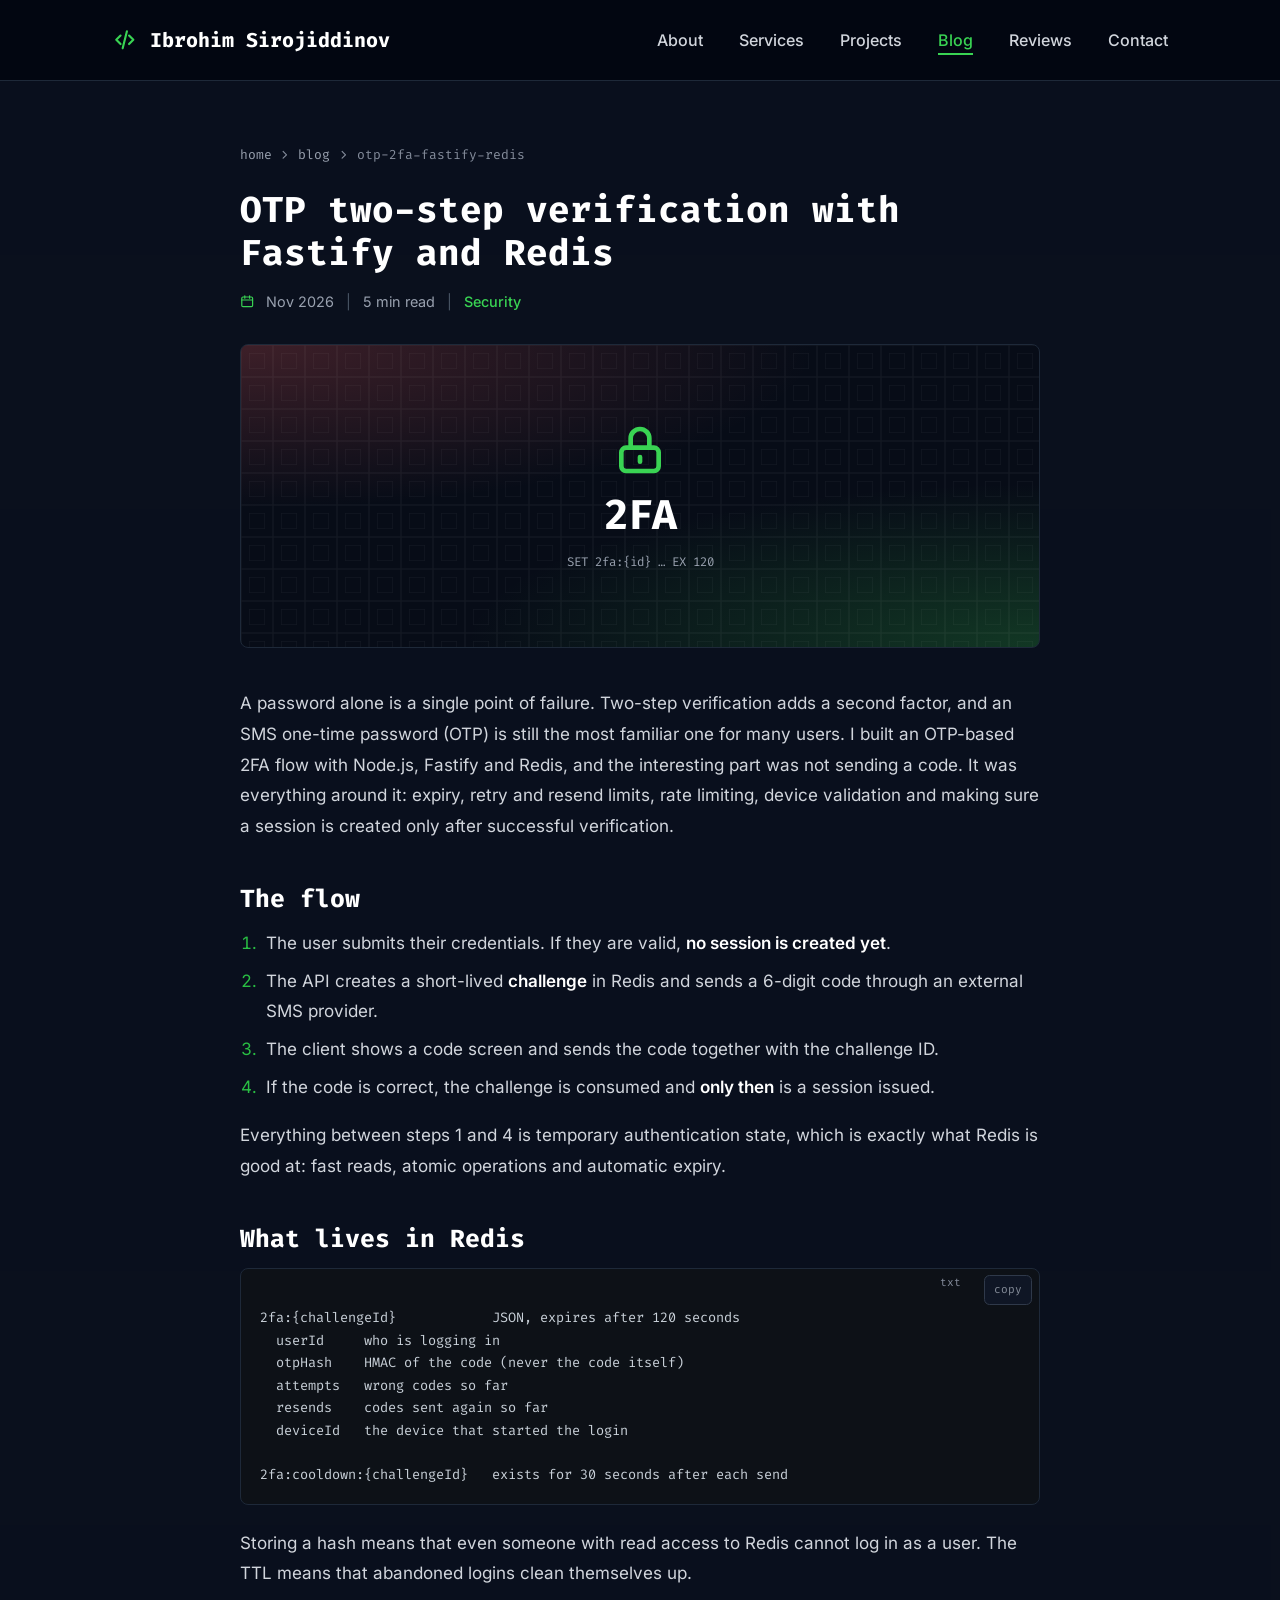
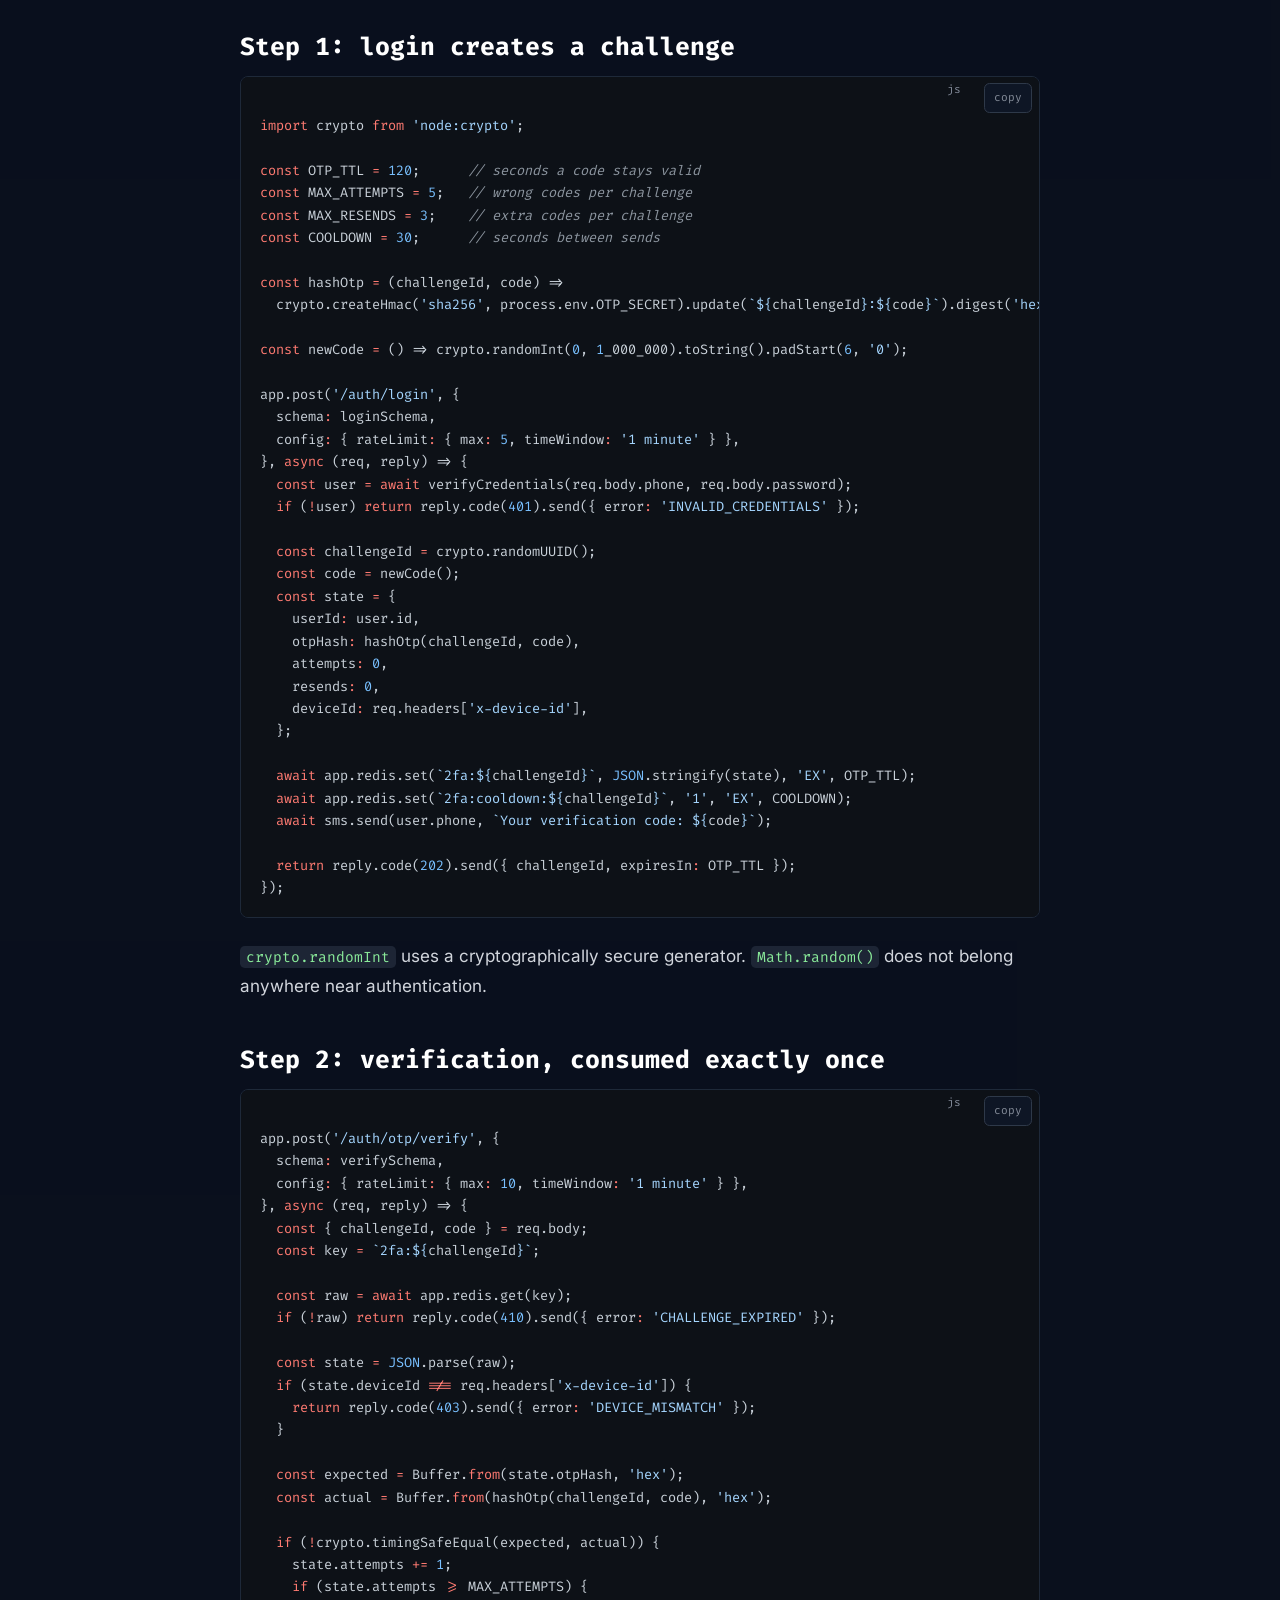
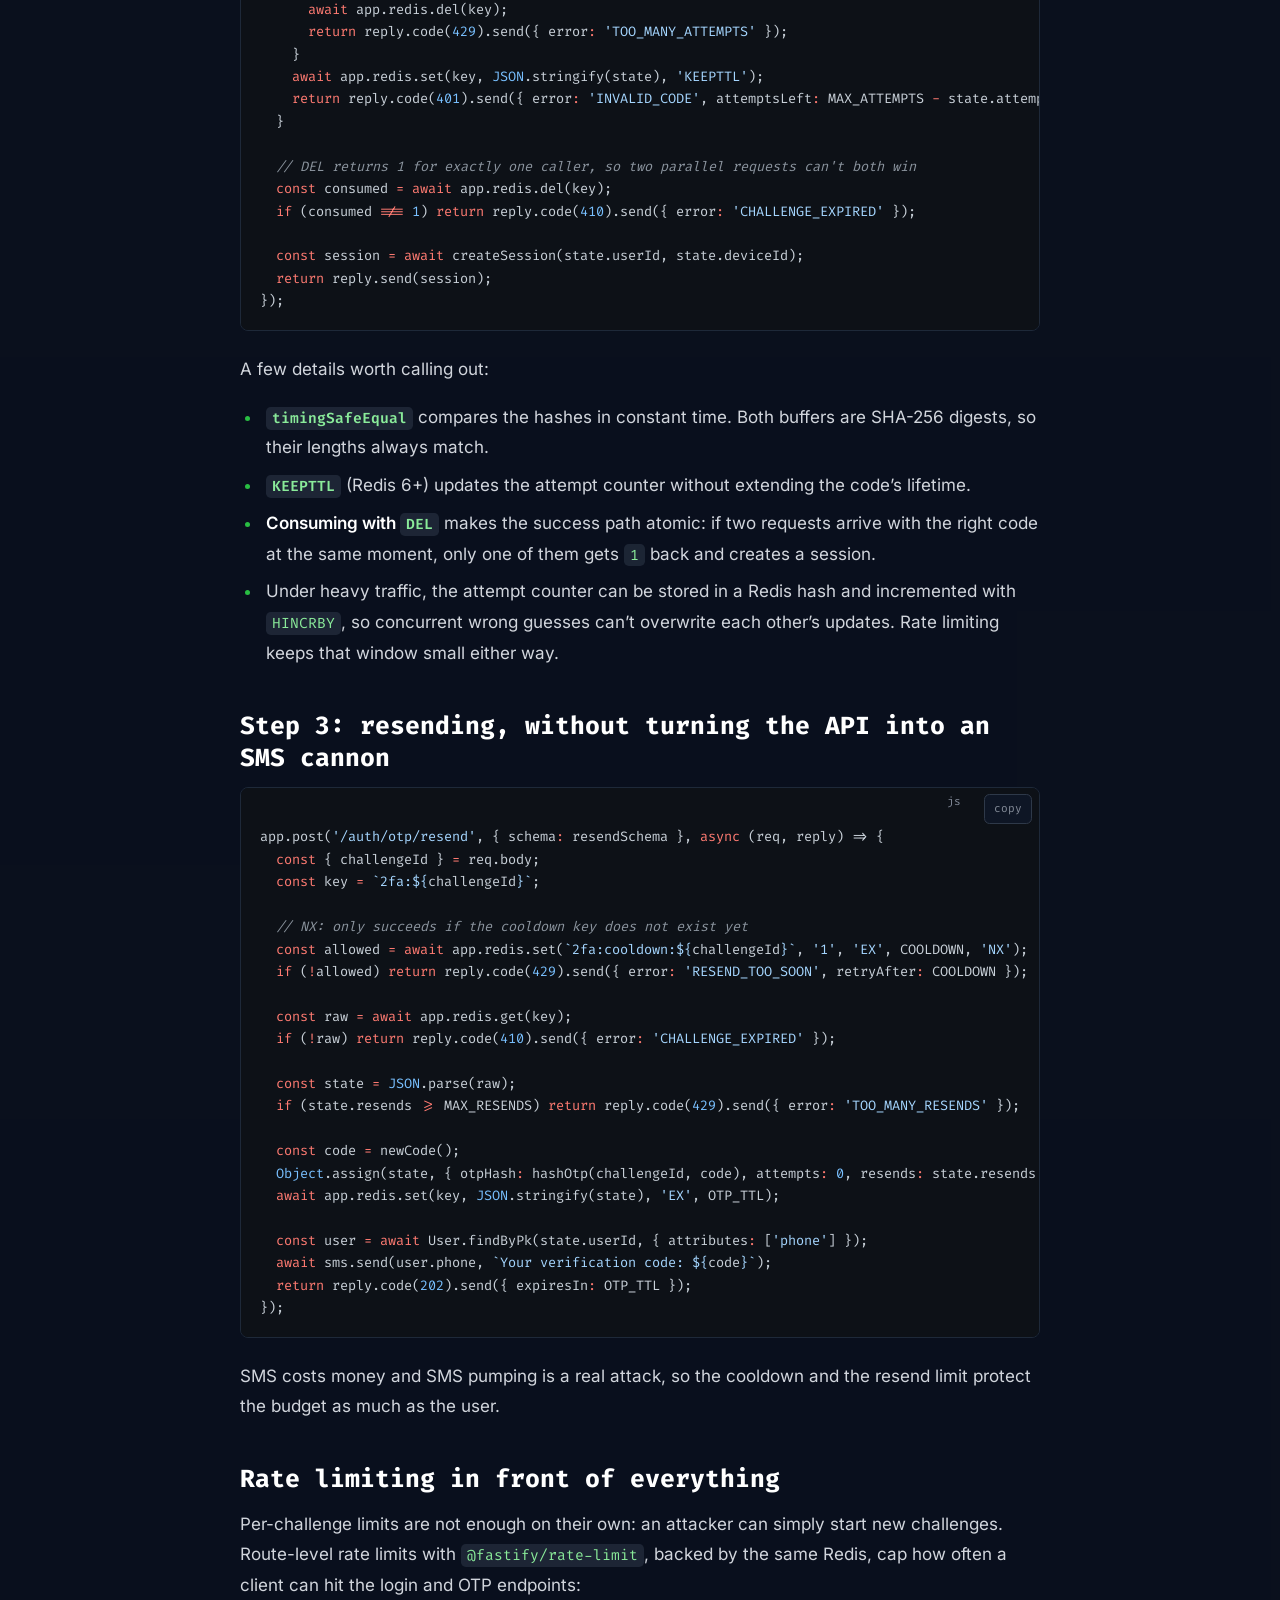
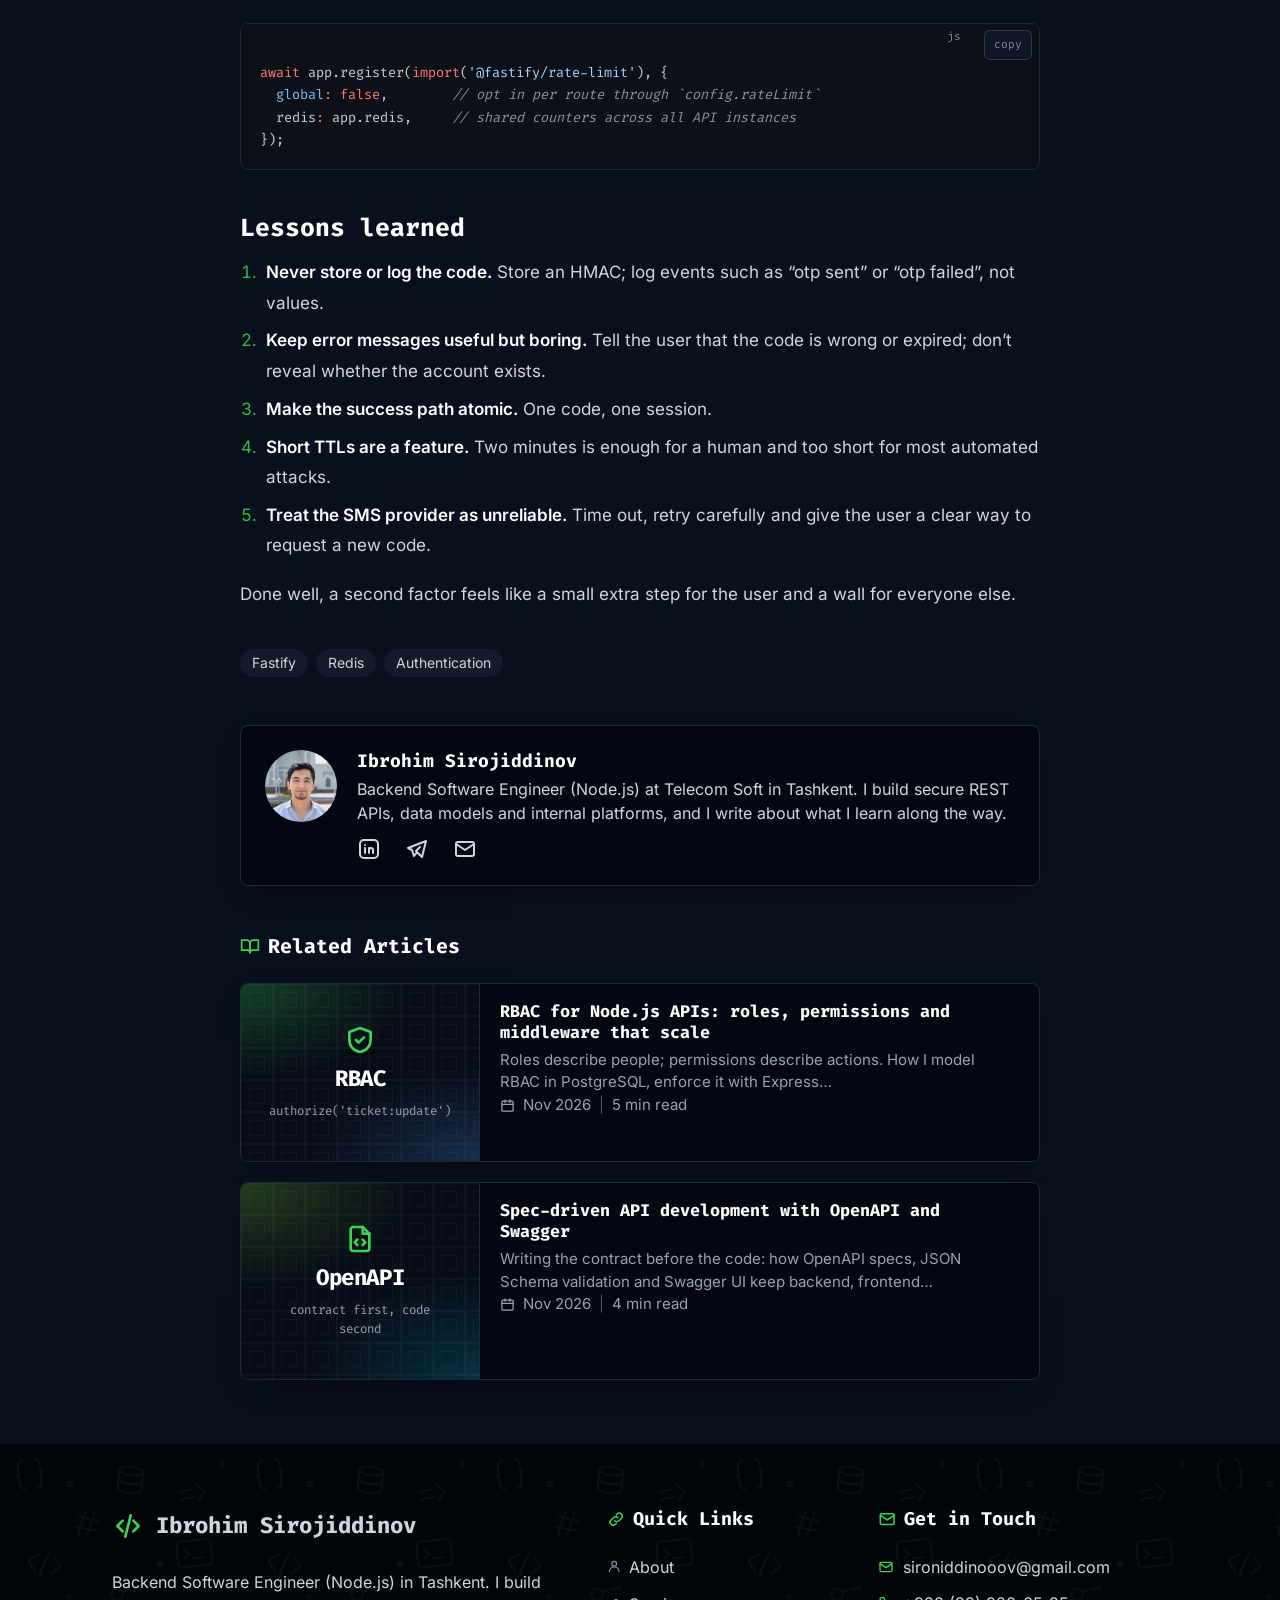
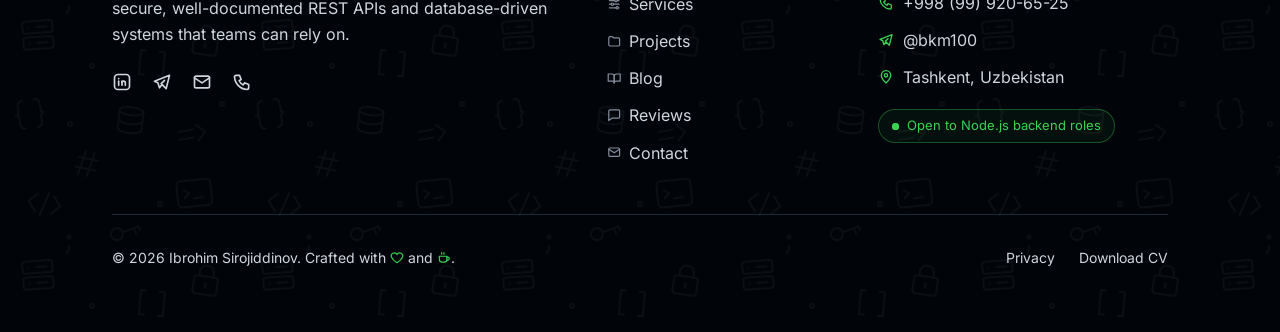
<file: posts/otp-2fa-fastify-redis.html>
<!DOCTYPE html>
<html lang="en" class="no-js">
<head>
  <meta charset="utf-8">
  <meta name="viewport" content="width=device-width, initial-scale=1, viewport-fit=cover">
  <title>OTP two-step verification with Fastify and Redis · Ibrohim Sirojiddinov</title>
  <meta name="description" content="A second factor that is secure and pleasant to use: Redis-backed challenges, OTP expiry, retry and resend limits, rate limiting, device checks and a session that is created only after verification.">
  <meta name="author" content="Ibrohim Sirojiddinov">
  <meta name="theme-color" content="#030712">
  <meta name="color-scheme" content="dark">

  <meta property="og:type" content="article">
  <meta property="og:site_name" content="Ibrohim Sirojiddinov">
  <meta property="og:title" content="OTP two-step verification with Fastify and Redis">
  <meta property="og:description" content="A second factor that is secure and pleasant to use: Redis-backed challenges, OTP expiry, retry and resend limits, rate limiting, device checks and a session that is created only after verification.">
  <meta property="og:url" content="https://ibrohim-sirojiddinov.vercel.app/posts/otp-2fa-fastify-redis">
  <meta property="og:image" content="https://ibrohim-sirojiddinov.vercel.app/assets/img/og-image.png">
  <meta property="og:image:width" content="1200">
  <meta property="og:image:height" content="630">
  <meta property="og:image:alt" content="Ibrohim Sirojiddinov, Backend Software Engineer (Node.js), Tashkent">
  <meta name="twitter:card" content="summary_large_image">

  <link rel="icon" href="../assets/img/favicon.svg" type="image/svg+xml">
  <link rel="apple-touch-icon" href="../assets/img/apple-touch-icon.png">
  <link rel="preload" href="../assets/fonts/inter-latin-wght-normal.woff2" as="font" type="font/woff2" crossorigin>
  <link rel="preload" href="../assets/fonts/fira-code-latin-wght-normal.woff2" as="font" type="font/woff2" crossorigin>
  <link rel="stylesheet" href="../assets/css/style.css">
  <script>document.documentElement.classList.replace('no-js', 'js');</script>
  <script src="../assets/js/main.js" defer onerror="document.documentElement.classList.replace('js', 'no-js')"></script>
  <script type="application/ld+json">
  {
    "@context": "https://schema.org",
    "@type": "BlogPosting",
    "headline": "OTP two-step verification with Fastify and Redis",
    "description": "A second factor that is secure and pleasant to use: Redis-backed challenges, OTP expiry, retry and resend limits, rate limiting, device checks and a session that is created only after verification.",
    "datePublished": "2026-11-06",
    "dateModified": "2026-11-06",
    "author": { "@type": "Person", "name": "Ibrohim Sirojiddinov", "url": "https://ibrohim-sirojiddinov.vercel.app/" },
    "image": "https://ibrohim-sirojiddinov.vercel.app/assets/img/og-image.png",
    "mainEntityOfPage": "https://ibrohim-sirojiddinov.vercel.app/posts/otp-2fa-fastify-redis",
    "keywords": "Fastify, Redis, Authentication"
  }
  </script>
</head>
<body>
  <svg class="sprite" aria-hidden="true" focusable="false" xmlns="http://www.w3.org/2000/svg"><symbol id="i-arrow-up" viewBox="0 0 24 24"><path d="M12 19V5"/><path d="m6 11 6-6 6 6"/></symbol><symbol id="i-book" viewBox="0 0 24 24"><path d="M2 5h6a4 4 0 0 1 4 4v11a3 3 0 0 0-3-3H2z"/><path d="M22 5h-6a4 4 0 0 0-4 4v11a3 3 0 0 1 3-3h7z"/></symbol><symbol id="i-calendar" viewBox="0 0 24 24"><rect x="3" y="5" width="18" height="16" rx="2"/><path d="M16 3v4M8 3v4M3 10h18"/></symbol><symbol id="i-check-circle" viewBox="0 0 24 24"><circle cx="12" cy="12" r="9"/><path d="m8 12 3 3 5-6"/></symbol><symbol id="i-chevron-right" viewBox="0 0 24 24"><path d="m9 6 6 6-6 6"/></symbol><symbol id="i-code" viewBox="0 0 24 24"><path d="m8 8-4 4 4 4"/><path d="m16 8 4 4-4 4"/><path d="m14 4-4 16"/></symbol><symbol id="i-coffee" viewBox="0 0 24 24"><path d="M4 9h13v5a5 5 0 0 1-5 5H9a5 5 0 0 1-5-5z"/><path d="M17 10.5h1.5a2.5 2.5 0 0 1 0 5H17"/><path d="M8 2.5v3M12 2.5v3"/></symbol><symbol id="i-file-code" viewBox="0 0 24 24"><path d="M14 3H7a2 2 0 0 0-2 2v14a2 2 0 0 0 2 2h10a2 2 0 0 0 2-2V8z"/><path d="M14 3v5h5"/><path d="m10 12.5-2 2 2 2"/><path d="m14 12.5 2 2-2 2"/></symbol><symbol id="i-folder" viewBox="0 0 24 24"><path d="M3 6.5a2 2 0 0 1 2-2h4l2 2h8a2 2 0 0 1 2 2V18a2 2 0 0 1-2 2H5a2 2 0 0 1-2-2z"/></symbol><symbol id="i-heart" viewBox="0 0 24 24"><path d="M12 20s-7.5-4.6-9.3-9.4A5 5 0 0 1 12 6.2a5 5 0 0 1 9.3 4.4C19.5 15.4 12 20 12 20z"/></symbol><symbol id="i-link" viewBox="0 0 24 24"><path d="M10 14a4 4 0 0 0 5.7 0l3-3a4 4 0 0 0-5.7-5.7l-1 1"/><path d="M14 10a4 4 0 0 0-5.7 0l-3 3a4 4 0 0 0 5.7 5.7l1-1"/></symbol><symbol id="i-linkedin" viewBox="0 0 24 24"><path d="M8 11v5"/><path d="M8 8v.01"/><path d="M12 16v-5"/><path d="M16 16v-3a2 2 0 1 0-4 0"/><path d="M3 7a4 4 0 0 1 4-4h10a4 4 0 0 1 4 4v10a4 4 0 0 1-4 4H7a4 4 0 0 1-4-4z"/></symbol><symbol id="i-lock" viewBox="0 0 24 24"><rect x="4" y="11" width="16" height="10" rx="2"/><path d="M8 11V7a4 4 0 0 1 8 0v4"/><path d="M12 15v2"/></symbol><symbol id="i-mail" viewBox="0 0 24 24"><rect x="3" y="5" width="18" height="14" rx="2"/><path d="m3 7 9 6 9-6"/></symbol><symbol id="i-menu" viewBox="0 0 24 24"><path d="M4 7h16M4 12h16M4 17h16"/></symbol><symbol id="i-message" viewBox="0 0 24 24"><path d="M21 15a2 2 0 0 1-2 2H8l-5 4V5a2 2 0 0 1 2-2h14a2 2 0 0 1 2 2z"/></symbol><symbol id="i-phone" viewBox="0 0 24 24"><path d="M5 4h4l2 5-2.5 1.5a11 11 0 0 0 5 5L15 13l5 2v4a2 2 0 0 1-2 2A16 16 0 0 1 3 6a2 2 0 0 1 2-2"/></symbol><symbol id="i-pin" viewBox="0 0 24 24"><path d="M12 21s-7-6.2-7-11.5a7 7 0 0 1 14 0C19 14.8 12 21 12 21z"/><circle cx="12" cy="9.5" r="2.5"/></symbol><symbol id="i-shield" viewBox="0 0 24 24"><path d="M12 3 4 6v6c0 4.5 3.4 8.3 8 9 4.6-.7 8-4.5 8-9V6l-8-3z"/><path d="m9 12 2 2 4-4"/></symbol><symbol id="i-sliders" viewBox="0 0 24 24"><path d="M4 6h9M17 6h3M4 12h3M11 12h9M4 18h11M19 18h1"/><circle cx="15" cy="6" r="2"/><circle cx="9" cy="12" r="2"/><circle cx="17" cy="18" r="2"/></symbol><symbol id="i-telegram" viewBox="0 0 24 24"><path d="m15 10-4 4 6 6 4-16-18 7 4 2 2 6 3-4"/></symbol><symbol id="i-user" viewBox="0 0 24 24"><circle cx="12" cy="8" r="4"/><path d="M4 21a8 8 0 0 1 16 0"/></symbol><symbol id="i-x" viewBox="0 0 24 24"><path d="M6 6l12 12M18 6 6 18"/></symbol></svg>
  <a class="skip-link" href="#main">Skip to content</a>
  <div class="read-progress" data-read-progress aria-hidden="true"></div>

  <header class="site-header" data-header>
    <div class="container">
      <nav class="nav" aria-label="Main">
        <a class="brand" href="../index.html"><svg class="icon led-glow" aria-hidden="true" focusable="false"><use href="#i-code"/></svg><span>Ibrohim Sirojiddinov</span></a>
        <ul class="nav-links">
          <li><a class="nav-link" href="../about.html">About</a></li>
          <li><a class="nav-link" href="../services.html">Services</a></li>
          <li><a class="nav-link" href="../projects.html">Projects</a></li>
          <li><a class="nav-link" href="../blog.html" aria-current="page">Blog</a></li>
          <li><a class="nav-link" href="../reviews.html">Reviews</a></li>
          <li><a class="nav-link" href="../contact.html">Contact</a></li>
        </ul>
        <button class="menu-toggle" type="button" data-menu-toggle aria-expanded="false" aria-controls="mobile-menu" aria-label="Open menu"><svg class="icon icon-open" aria-hidden="true" focusable="false"><use href="#i-menu"/></svg><svg class="icon icon-close" aria-hidden="true" focusable="false"><use href="#i-x"/></svg></button>
      </nav>
    </div>
    <nav class="mobile-menu" id="mobile-menu" data-menu aria-label="Mobile">
      <a href="../about.html"><svg class="icon" aria-hidden="true" focusable="false"><use href="#i-user"/></svg>About</a>
      <a href="../services.html"><svg class="icon" aria-hidden="true" focusable="false"><use href="#i-sliders"/></svg>Services</a>
      <a href="../projects.html"><svg class="icon" aria-hidden="true" focusable="false"><use href="#i-folder"/></svg>Projects</a>
      <a href="../blog.html" aria-current="page"><svg class="icon" aria-hidden="true" focusable="false"><use href="#i-book"/></svg>Blog</a>
      <a href="../reviews.html"><svg class="icon" aria-hidden="true" focusable="false"><use href="#i-message"/></svg>Reviews</a>
      <a href="../contact.html"><svg class="icon" aria-hidden="true" focusable="false"><use href="#i-mail"/></svg>Contact</a>
    </nav>
  </header>

  <main id="main">

    <div class="page">
      <section class="page-section">
        <div class="container">
          <article class="post-wrap" data-article aria-labelledby="post-title">
            <nav class="breadcrumbs" aria-label="Breadcrumb">
              <a href="../index.html">home</a><svg class="icon" aria-hidden="true" focusable="false"><use href="#i-chevron-right"/></svg><a href="../blog.html">blog</a><svg class="icon" aria-hidden="true" focusable="false"><use href="#i-chevron-right"/></svg><span aria-current="page">otp-2fa-fastify-redis</span>
            </nav>
            <header class="post-head">
              <h1 id="post-title" data-animate>OTP two-step verification with Fastify and Redis</h1>
              <p class="post-info" data-animate style="--delay:.1s"><svg class="icon" aria-hidden="true" focusable="false"><use href="#i-calendar"/></svg><time datetime="2026-11-06">Nov 2026</time><span class="sep">|</span><span>5 min read</span><span class="sep">|</span><a class="link-arrow" href="../blog.html#security">Security</a></p>
            </header>

            <div class="cover post-hero" style="--c1:rgb(255 100 103 / .22);--c2:rgb(57 211 83 / .22)" aria-hidden="true">
  <div class="cover-type"><svg class="icon led-glow" aria-hidden="true" focusable="false"><use href="#i-lock"/></svg><strong>2FA</strong><small>SET 2fa:{id} … EX 120</small></div>
</div>

            <div class="prose">
<p>A password alone is a single point of failure. Two-step verification adds a second factor, and an SMS one-time password (OTP) is still the most familiar one for many users. I built an OTP-based 2FA flow with Node.js, Fastify and Redis, and the interesting part was not sending a code. It was everything around it: expiry, retry and resend limits, rate limiting, device validation and making sure a session is created only after successful verification.</p>
<h2>The flow</h2>
<ol>
<li>The user submits their credentials. If they are valid, <strong>no session is created yet</strong>.</li>
<li>The API creates a short-lived <strong>challenge</strong> in Redis and sends a 6-digit code through an external SMS provider.</li>
<li>The client shows a code screen and sends the code together with the challenge ID.</li>
<li>If the code is correct, the challenge is consumed and <strong>only then</strong> is a session issued.</li>
</ol>
<p>Everything between steps 1 and 4 is temporary authentication state, which is exactly what Redis is good at: fast reads, atomic operations and automatic expiry.</p>
<h2>What lives in Redis</h2>
<div class="code-block"><span class="code-lang">txt</span><pre class="hl" tabindex="0"><code>2fa:{challengeId}            JSON, expires after 120 seconds
  userId     who is logging in
  otpHash    HMAC of the code (never the code itself)
  attempts   wrong codes so far
  resends    codes sent again so far
  deviceId   the device that started the login

2fa:cooldown:{challengeId}   exists for 30 seconds after each send</code></pre></div>
<p>Storing a hash means that even someone with read access to Redis cannot log in as a user. The TTL means that abandoned logins clean themselves up.</p>
<h2>Step 1: login creates a challenge</h2>
<div class="code-block"><span class="code-lang">js</span><pre class="hl" tabindex="0"><code><span class="k">import</span><span class="w"> </span><span class="nx">crypto</span><span class="w"> </span><span class="kr">from</span><span class="w"> </span><span class="s1">'node:crypto'</span><span class="p">;</span>

<span class="kd">const</span><span class="w"> </span><span class="nx">OTP_TTL</span><span class="w"> </span><span class="o">=</span><span class="w"> </span><span class="mf">120</span><span class="p">;</span><span class="w">      </span><span class="c1">// seconds a code stays valid</span>
<span class="kd">const</span><span class="w"> </span><span class="nx">MAX_ATTEMPTS</span><span class="w"> </span><span class="o">=</span><span class="w"> </span><span class="mf">5</span><span class="p">;</span><span class="w">   </span><span class="c1">// wrong codes per challenge</span>
<span class="kd">const</span><span class="w"> </span><span class="nx">MAX_RESENDS</span><span class="w"> </span><span class="o">=</span><span class="w"> </span><span class="mf">3</span><span class="p">;</span><span class="w">    </span><span class="c1">// extra codes per challenge</span>
<span class="kd">const</span><span class="w"> </span><span class="nx">COOLDOWN</span><span class="w"> </span><span class="o">=</span><span class="w"> </span><span class="mf">30</span><span class="p">;</span><span class="w">      </span><span class="c1">// seconds between sends</span>

<span class="kd">const</span><span class="w"> </span><span class="nx">hashOtp</span><span class="w"> </span><span class="o">=</span><span class="w"> </span><span class="p">(</span><span class="nx">challengeId</span><span class="p">,</span><span class="w"> </span><span class="nx">code</span><span class="p">)</span><span class="w"> </span><span class="p">=&gt;</span>
<span class="w">  </span><span class="nx">crypto</span><span class="p">.</span><span class="nx">createHmac</span><span class="p">(</span><span class="s1">'sha256'</span><span class="p">,</span><span class="w"> </span><span class="nx">process</span><span class="p">.</span><span class="nx">env</span><span class="p">.</span><span class="nx">OTP_SECRET</span><span class="p">).</span><span class="nx">update</span><span class="p">(</span><span class="sb">`</span><span class="si">${</span><span class="nx">challengeId</span><span class="si">}</span><span class="sb">:</span><span class="si">${</span><span class="nx">code</span><span class="si">}</span><span class="sb">`</span><span class="p">).</span><span class="nx">digest</span><span class="p">(</span><span class="s1">'hex'</span><span class="p">);</span>

<span class="kd">const</span><span class="w"> </span><span class="nx">newCode</span><span class="w"> </span><span class="o">=</span><span class="w"> </span><span class="p">()</span><span class="w"> </span><span class="p">=&gt;</span><span class="w"> </span><span class="nx">crypto</span><span class="p">.</span><span class="nx">randomInt</span><span class="p">(</span><span class="mf">0</span><span class="p">,</span><span class="w"> </span><span class="mf">1</span><span class="nx">_000_000</span><span class="p">).</span><span class="nx">toString</span><span class="p">().</span><span class="nx">padStart</span><span class="p">(</span><span class="mf">6</span><span class="p">,</span><span class="w"> </span><span class="s1">'0'</span><span class="p">);</span>

<span class="nx">app</span><span class="p">.</span><span class="nx">post</span><span class="p">(</span><span class="s1">'/auth/login'</span><span class="p">,</span><span class="w"> </span><span class="p">{</span>
<span class="w">  </span><span class="nx">schema</span><span class="o">:</span><span class="w"> </span><span class="nx">loginSchema</span><span class="p">,</span>
<span class="w">  </span><span class="nx">config</span><span class="o">:</span><span class="w"> </span><span class="p">{</span><span class="w"> </span><span class="nx">rateLimit</span><span class="o">:</span><span class="w"> </span><span class="p">{</span><span class="w"> </span><span class="nx">max</span><span class="o">:</span><span class="w"> </span><span class="mf">5</span><span class="p">,</span><span class="w"> </span><span class="nx">timeWindow</span><span class="o">:</span><span class="w"> </span><span class="s1">'1 minute'</span><span class="w"> </span><span class="p">}</span><span class="w"> </span><span class="p">},</span>
<span class="p">},</span><span class="w"> </span><span class="k">async</span><span class="w"> </span><span class="p">(</span><span class="nx">req</span><span class="p">,</span><span class="w"> </span><span class="nx">reply</span><span class="p">)</span><span class="w"> </span><span class="p">=&gt;</span><span class="w"> </span><span class="p">{</span>
<span class="w">  </span><span class="kd">const</span><span class="w"> </span><span class="nx">user</span><span class="w"> </span><span class="o">=</span><span class="w"> </span><span class="k">await</span><span class="w"> </span><span class="nx">verifyCredentials</span><span class="p">(</span><span class="nx">req</span><span class="p">.</span><span class="nx">body</span><span class="p">.</span><span class="nx">phone</span><span class="p">,</span><span class="w"> </span><span class="nx">req</span><span class="p">.</span><span class="nx">body</span><span class="p">.</span><span class="nx">password</span><span class="p">);</span>
<span class="w">  </span><span class="k">if</span><span class="w"> </span><span class="p">(</span><span class="o">!</span><span class="nx">user</span><span class="p">)</span><span class="w"> </span><span class="k">return</span><span class="w"> </span><span class="nx">reply</span><span class="p">.</span><span class="nx">code</span><span class="p">(</span><span class="mf">401</span><span class="p">).</span><span class="nx">send</span><span class="p">({</span><span class="w"> </span><span class="nx">error</span><span class="o">:</span><span class="w"> </span><span class="s1">'INVALID_CREDENTIALS'</span><span class="w"> </span><span class="p">});</span>

<span class="w">  </span><span class="kd">const</span><span class="w"> </span><span class="nx">challengeId</span><span class="w"> </span><span class="o">=</span><span class="w"> </span><span class="nx">crypto</span><span class="p">.</span><span class="nx">randomUUID</span><span class="p">();</span>
<span class="w">  </span><span class="kd">const</span><span class="w"> </span><span class="nx">code</span><span class="w"> </span><span class="o">=</span><span class="w"> </span><span class="nx">newCode</span><span class="p">();</span>
<span class="w">  </span><span class="kd">const</span><span class="w"> </span><span class="nx">state</span><span class="w"> </span><span class="o">=</span><span class="w"> </span><span class="p">{</span>
<span class="w">    </span><span class="nx">userId</span><span class="o">:</span><span class="w"> </span><span class="nx">user</span><span class="p">.</span><span class="nx">id</span><span class="p">,</span>
<span class="w">    </span><span class="nx">otpHash</span><span class="o">:</span><span class="w"> </span><span class="nx">hashOtp</span><span class="p">(</span><span class="nx">challengeId</span><span class="p">,</span><span class="w"> </span><span class="nx">code</span><span class="p">),</span>
<span class="w">    </span><span class="nx">attempts</span><span class="o">:</span><span class="w"> </span><span class="mf">0</span><span class="p">,</span>
<span class="w">    </span><span class="nx">resends</span><span class="o">:</span><span class="w"> </span><span class="mf">0</span><span class="p">,</span>
<span class="w">    </span><span class="nx">deviceId</span><span class="o">:</span><span class="w"> </span><span class="nx">req</span><span class="p">.</span><span class="nx">headers</span><span class="p">[</span><span class="s1">'x-device-id'</span><span class="p">],</span>
<span class="w">  </span><span class="p">};</span>

<span class="w">  </span><span class="k">await</span><span class="w"> </span><span class="nx">app</span><span class="p">.</span><span class="nx">redis</span><span class="p">.</span><span class="nx">set</span><span class="p">(</span><span class="sb">`2fa:</span><span class="si">${</span><span class="nx">challengeId</span><span class="si">}</span><span class="sb">`</span><span class="p">,</span><span class="w"> </span><span class="nb">JSON</span><span class="p">.</span><span class="nx">stringify</span><span class="p">(</span><span class="nx">state</span><span class="p">),</span><span class="w"> </span><span class="s1">'EX'</span><span class="p">,</span><span class="w"> </span><span class="nx">OTP_TTL</span><span class="p">);</span>
<span class="w">  </span><span class="k">await</span><span class="w"> </span><span class="nx">app</span><span class="p">.</span><span class="nx">redis</span><span class="p">.</span><span class="nx">set</span><span class="p">(</span><span class="sb">`2fa:cooldown:</span><span class="si">${</span><span class="nx">challengeId</span><span class="si">}</span><span class="sb">`</span><span class="p">,</span><span class="w"> </span><span class="s1">'1'</span><span class="p">,</span><span class="w"> </span><span class="s1">'EX'</span><span class="p">,</span><span class="w"> </span><span class="nx">COOLDOWN</span><span class="p">);</span>
<span class="w">  </span><span class="k">await</span><span class="w"> </span><span class="nx">sms</span><span class="p">.</span><span class="nx">send</span><span class="p">(</span><span class="nx">user</span><span class="p">.</span><span class="nx">phone</span><span class="p">,</span><span class="w"> </span><span class="sb">`Your verification code: </span><span class="si">${</span><span class="nx">code</span><span class="si">}</span><span class="sb">`</span><span class="p">);</span>

<span class="w">  </span><span class="k">return</span><span class="w"> </span><span class="nx">reply</span><span class="p">.</span><span class="nx">code</span><span class="p">(</span><span class="mf">202</span><span class="p">).</span><span class="nx">send</span><span class="p">({</span><span class="w"> </span><span class="nx">challengeId</span><span class="p">,</span><span class="w"> </span><span class="nx">expiresIn</span><span class="o">:</span><span class="w"> </span><span class="nx">OTP_TTL</span><span class="w"> </span><span class="p">});</span>
<span class="p">});</span></code></pre></div>
<p><code>crypto.randomInt</code> uses a cryptographically secure generator. <code>Math.random()</code> does not belong anywhere near authentication.</p>
<h2>Step 2: verification, consumed exactly once</h2>
<div class="code-block"><span class="code-lang">js</span><pre class="hl" tabindex="0"><code><span class="nx">app</span><span class="p">.</span><span class="nx">post</span><span class="p">(</span><span class="s1">'/auth/otp/verify'</span><span class="p">,</span><span class="w"> </span><span class="p">{</span>
<span class="w">  </span><span class="nx">schema</span><span class="o">:</span><span class="w"> </span><span class="nx">verifySchema</span><span class="p">,</span>
<span class="w">  </span><span class="nx">config</span><span class="o">:</span><span class="w"> </span><span class="p">{</span><span class="w"> </span><span class="nx">rateLimit</span><span class="o">:</span><span class="w"> </span><span class="p">{</span><span class="w"> </span><span class="nx">max</span><span class="o">:</span><span class="w"> </span><span class="mf">10</span><span class="p">,</span><span class="w"> </span><span class="nx">timeWindow</span><span class="o">:</span><span class="w"> </span><span class="s1">'1 minute'</span><span class="w"> </span><span class="p">}</span><span class="w"> </span><span class="p">},</span>
<span class="p">},</span><span class="w"> </span><span class="k">async</span><span class="w"> </span><span class="p">(</span><span class="nx">req</span><span class="p">,</span><span class="w"> </span><span class="nx">reply</span><span class="p">)</span><span class="w"> </span><span class="p">=&gt;</span><span class="w"> </span><span class="p">{</span>
<span class="w">  </span><span class="kd">const</span><span class="w"> </span><span class="p">{</span><span class="w"> </span><span class="nx">challengeId</span><span class="p">,</span><span class="w"> </span><span class="nx">code</span><span class="w"> </span><span class="p">}</span><span class="w"> </span><span class="o">=</span><span class="w"> </span><span class="nx">req</span><span class="p">.</span><span class="nx">body</span><span class="p">;</span>
<span class="w">  </span><span class="kd">const</span><span class="w"> </span><span class="nx">key</span><span class="w"> </span><span class="o">=</span><span class="w"> </span><span class="sb">`2fa:</span><span class="si">${</span><span class="nx">challengeId</span><span class="si">}</span><span class="sb">`</span><span class="p">;</span>

<span class="w">  </span><span class="kd">const</span><span class="w"> </span><span class="nx">raw</span><span class="w"> </span><span class="o">=</span><span class="w"> </span><span class="k">await</span><span class="w"> </span><span class="nx">app</span><span class="p">.</span><span class="nx">redis</span><span class="p">.</span><span class="nx">get</span><span class="p">(</span><span class="nx">key</span><span class="p">);</span>
<span class="w">  </span><span class="k">if</span><span class="w"> </span><span class="p">(</span><span class="o">!</span><span class="nx">raw</span><span class="p">)</span><span class="w"> </span><span class="k">return</span><span class="w"> </span><span class="nx">reply</span><span class="p">.</span><span class="nx">code</span><span class="p">(</span><span class="mf">410</span><span class="p">).</span><span class="nx">send</span><span class="p">({</span><span class="w"> </span><span class="nx">error</span><span class="o">:</span><span class="w"> </span><span class="s1">'CHALLENGE_EXPIRED'</span><span class="w"> </span><span class="p">});</span>

<span class="w">  </span><span class="kd">const</span><span class="w"> </span><span class="nx">state</span><span class="w"> </span><span class="o">=</span><span class="w"> </span><span class="nb">JSON</span><span class="p">.</span><span class="nx">parse</span><span class="p">(</span><span class="nx">raw</span><span class="p">);</span>
<span class="w">  </span><span class="k">if</span><span class="w"> </span><span class="p">(</span><span class="nx">state</span><span class="p">.</span><span class="nx">deviceId</span><span class="w"> </span><span class="o">!==</span><span class="w"> </span><span class="nx">req</span><span class="p">.</span><span class="nx">headers</span><span class="p">[</span><span class="s1">'x-device-id'</span><span class="p">])</span><span class="w"> </span><span class="p">{</span>
<span class="w">    </span><span class="k">return</span><span class="w"> </span><span class="nx">reply</span><span class="p">.</span><span class="nx">code</span><span class="p">(</span><span class="mf">403</span><span class="p">).</span><span class="nx">send</span><span class="p">({</span><span class="w"> </span><span class="nx">error</span><span class="o">:</span><span class="w"> </span><span class="s1">'DEVICE_MISMATCH'</span><span class="w"> </span><span class="p">});</span>
<span class="w">  </span><span class="p">}</span>

<span class="w">  </span><span class="kd">const</span><span class="w"> </span><span class="nx">expected</span><span class="w"> </span><span class="o">=</span><span class="w"> </span><span class="nx">Buffer</span><span class="p">.</span><span class="kr">from</span><span class="p">(</span><span class="nx">state</span><span class="p">.</span><span class="nx">otpHash</span><span class="p">,</span><span class="w"> </span><span class="s1">'hex'</span><span class="p">);</span>
<span class="w">  </span><span class="kd">const</span><span class="w"> </span><span class="nx">actual</span><span class="w"> </span><span class="o">=</span><span class="w"> </span><span class="nx">Buffer</span><span class="p">.</span><span class="kr">from</span><span class="p">(</span><span class="nx">hashOtp</span><span class="p">(</span><span class="nx">challengeId</span><span class="p">,</span><span class="w"> </span><span class="nx">code</span><span class="p">),</span><span class="w"> </span><span class="s1">'hex'</span><span class="p">);</span>

<span class="w">  </span><span class="k">if</span><span class="w"> </span><span class="p">(</span><span class="o">!</span><span class="nx">crypto</span><span class="p">.</span><span class="nx">timingSafeEqual</span><span class="p">(</span><span class="nx">expected</span><span class="p">,</span><span class="w"> </span><span class="nx">actual</span><span class="p">))</span><span class="w"> </span><span class="p">{</span>
<span class="w">    </span><span class="nx">state</span><span class="p">.</span><span class="nx">attempts</span><span class="w"> </span><span class="o">+=</span><span class="w"> </span><span class="mf">1</span><span class="p">;</span>
<span class="w">    </span><span class="k">if</span><span class="w"> </span><span class="p">(</span><span class="nx">state</span><span class="p">.</span><span class="nx">attempts</span><span class="w"> </span><span class="o">&gt;=</span><span class="w"> </span><span class="nx">MAX_ATTEMPTS</span><span class="p">)</span><span class="w"> </span><span class="p">{</span>
<span class="w">      </span><span class="k">await</span><span class="w"> </span><span class="nx">app</span><span class="p">.</span><span class="nx">redis</span><span class="p">.</span><span class="nx">del</span><span class="p">(</span><span class="nx">key</span><span class="p">);</span>
<span class="w">      </span><span class="k">return</span><span class="w"> </span><span class="nx">reply</span><span class="p">.</span><span class="nx">code</span><span class="p">(</span><span class="mf">429</span><span class="p">).</span><span class="nx">send</span><span class="p">({</span><span class="w"> </span><span class="nx">error</span><span class="o">:</span><span class="w"> </span><span class="s1">'TOO_MANY_ATTEMPTS'</span><span class="w"> </span><span class="p">});</span>
<span class="w">    </span><span class="p">}</span>
<span class="w">    </span><span class="k">await</span><span class="w"> </span><span class="nx">app</span><span class="p">.</span><span class="nx">redis</span><span class="p">.</span><span class="nx">set</span><span class="p">(</span><span class="nx">key</span><span class="p">,</span><span class="w"> </span><span class="nb">JSON</span><span class="p">.</span><span class="nx">stringify</span><span class="p">(</span><span class="nx">state</span><span class="p">),</span><span class="w"> </span><span class="s1">'KEEPTTL'</span><span class="p">);</span>
<span class="w">    </span><span class="k">return</span><span class="w"> </span><span class="nx">reply</span><span class="p">.</span><span class="nx">code</span><span class="p">(</span><span class="mf">401</span><span class="p">).</span><span class="nx">send</span><span class="p">({</span><span class="w"> </span><span class="nx">error</span><span class="o">:</span><span class="w"> </span><span class="s1">'INVALID_CODE'</span><span class="p">,</span><span class="w"> </span><span class="nx">attemptsLeft</span><span class="o">:</span><span class="w"> </span><span class="nx">MAX_ATTEMPTS</span><span class="w"> </span><span class="o">-</span><span class="w"> </span><span class="nx">state</span><span class="p">.</span><span class="nx">attempts</span><span class="w"> </span><span class="p">});</span>
<span class="w">  </span><span class="p">}</span>

<span class="w">  </span><span class="c1">// DEL returns 1 for exactly one caller, so two parallel requests can't both win</span>
<span class="w">  </span><span class="kd">const</span><span class="w"> </span><span class="nx">consumed</span><span class="w"> </span><span class="o">=</span><span class="w"> </span><span class="k">await</span><span class="w"> </span><span class="nx">app</span><span class="p">.</span><span class="nx">redis</span><span class="p">.</span><span class="nx">del</span><span class="p">(</span><span class="nx">key</span><span class="p">);</span>
<span class="w">  </span><span class="k">if</span><span class="w"> </span><span class="p">(</span><span class="nx">consumed</span><span class="w"> </span><span class="o">!==</span><span class="w"> </span><span class="mf">1</span><span class="p">)</span><span class="w"> </span><span class="k">return</span><span class="w"> </span><span class="nx">reply</span><span class="p">.</span><span class="nx">code</span><span class="p">(</span><span class="mf">410</span><span class="p">).</span><span class="nx">send</span><span class="p">({</span><span class="w"> </span><span class="nx">error</span><span class="o">:</span><span class="w"> </span><span class="s1">'CHALLENGE_EXPIRED'</span><span class="w"> </span><span class="p">});</span>

<span class="w">  </span><span class="kd">const</span><span class="w"> </span><span class="nx">session</span><span class="w"> </span><span class="o">=</span><span class="w"> </span><span class="k">await</span><span class="w"> </span><span class="nx">createSession</span><span class="p">(</span><span class="nx">state</span><span class="p">.</span><span class="nx">userId</span><span class="p">,</span><span class="w"> </span><span class="nx">state</span><span class="p">.</span><span class="nx">deviceId</span><span class="p">);</span>
<span class="w">  </span><span class="k">return</span><span class="w"> </span><span class="nx">reply</span><span class="p">.</span><span class="nx">send</span><span class="p">(</span><span class="nx">session</span><span class="p">);</span>
<span class="p">});</span></code></pre></div>
<p>A few details worth calling out:</p>
<ul>
<li><strong><code>timingSafeEqual</code></strong> compares the hashes in constant time. Both buffers are SHA-256 digests, so their lengths always match.</li>
<li><strong><code>KEEPTTL</code></strong> (Redis 6+) updates the attempt counter without extending the code&rsquo;s lifetime.</li>
<li><strong>Consuming with <code>DEL</code></strong> makes the success path atomic: if two requests arrive with the right code at the same moment, only one of them gets <code>1</code> back and creates a session.</li>
<li>Under heavy traffic, the attempt counter can be stored in a Redis hash and incremented with <code>HINCRBY</code>, so concurrent wrong guesses can&rsquo;t overwrite each other&rsquo;s updates. Rate limiting keeps that window small either way.</li>
</ul>
<h2>Step 3: resending, without turning the API into an SMS cannon</h2>
<div class="code-block"><span class="code-lang">js</span><pre class="hl" tabindex="0"><code><span class="nx">app</span><span class="p">.</span><span class="nx">post</span><span class="p">(</span><span class="s1">'/auth/otp/resend'</span><span class="p">,</span><span class="w"> </span><span class="p">{</span><span class="w"> </span><span class="nx">schema</span><span class="o">:</span><span class="w"> </span><span class="nx">resendSchema</span><span class="w"> </span><span class="p">},</span><span class="w"> </span><span class="k">async</span><span class="w"> </span><span class="p">(</span><span class="nx">req</span><span class="p">,</span><span class="w"> </span><span class="nx">reply</span><span class="p">)</span><span class="w"> </span><span class="p">=&gt;</span><span class="w"> </span><span class="p">{</span>
<span class="w">  </span><span class="kd">const</span><span class="w"> </span><span class="p">{</span><span class="w"> </span><span class="nx">challengeId</span><span class="w"> </span><span class="p">}</span><span class="w"> </span><span class="o">=</span><span class="w"> </span><span class="nx">req</span><span class="p">.</span><span class="nx">body</span><span class="p">;</span>
<span class="w">  </span><span class="kd">const</span><span class="w"> </span><span class="nx">key</span><span class="w"> </span><span class="o">=</span><span class="w"> </span><span class="sb">`2fa:</span><span class="si">${</span><span class="nx">challengeId</span><span class="si">}</span><span class="sb">`</span><span class="p">;</span>

<span class="w">  </span><span class="c1">// NX: only succeeds if the cooldown key does not exist yet</span>
<span class="w">  </span><span class="kd">const</span><span class="w"> </span><span class="nx">allowed</span><span class="w"> </span><span class="o">=</span><span class="w"> </span><span class="k">await</span><span class="w"> </span><span class="nx">app</span><span class="p">.</span><span class="nx">redis</span><span class="p">.</span><span class="nx">set</span><span class="p">(</span><span class="sb">`2fa:cooldown:</span><span class="si">${</span><span class="nx">challengeId</span><span class="si">}</span><span class="sb">`</span><span class="p">,</span><span class="w"> </span><span class="s1">'1'</span><span class="p">,</span><span class="w"> </span><span class="s1">'EX'</span><span class="p">,</span><span class="w"> </span><span class="nx">COOLDOWN</span><span class="p">,</span><span class="w"> </span><span class="s1">'NX'</span><span class="p">);</span>
<span class="w">  </span><span class="k">if</span><span class="w"> </span><span class="p">(</span><span class="o">!</span><span class="nx">allowed</span><span class="p">)</span><span class="w"> </span><span class="k">return</span><span class="w"> </span><span class="nx">reply</span><span class="p">.</span><span class="nx">code</span><span class="p">(</span><span class="mf">429</span><span class="p">).</span><span class="nx">send</span><span class="p">({</span><span class="w"> </span><span class="nx">error</span><span class="o">:</span><span class="w"> </span><span class="s1">'RESEND_TOO_SOON'</span><span class="p">,</span><span class="w"> </span><span class="nx">retryAfter</span><span class="o">:</span><span class="w"> </span><span class="nx">COOLDOWN</span><span class="w"> </span><span class="p">});</span>

<span class="w">  </span><span class="kd">const</span><span class="w"> </span><span class="nx">raw</span><span class="w"> </span><span class="o">=</span><span class="w"> </span><span class="k">await</span><span class="w"> </span><span class="nx">app</span><span class="p">.</span><span class="nx">redis</span><span class="p">.</span><span class="nx">get</span><span class="p">(</span><span class="nx">key</span><span class="p">);</span>
<span class="w">  </span><span class="k">if</span><span class="w"> </span><span class="p">(</span><span class="o">!</span><span class="nx">raw</span><span class="p">)</span><span class="w"> </span><span class="k">return</span><span class="w"> </span><span class="nx">reply</span><span class="p">.</span><span class="nx">code</span><span class="p">(</span><span class="mf">410</span><span class="p">).</span><span class="nx">send</span><span class="p">({</span><span class="w"> </span><span class="nx">error</span><span class="o">:</span><span class="w"> </span><span class="s1">'CHALLENGE_EXPIRED'</span><span class="w"> </span><span class="p">});</span>

<span class="w">  </span><span class="kd">const</span><span class="w"> </span><span class="nx">state</span><span class="w"> </span><span class="o">=</span><span class="w"> </span><span class="nb">JSON</span><span class="p">.</span><span class="nx">parse</span><span class="p">(</span><span class="nx">raw</span><span class="p">);</span>
<span class="w">  </span><span class="k">if</span><span class="w"> </span><span class="p">(</span><span class="nx">state</span><span class="p">.</span><span class="nx">resends</span><span class="w"> </span><span class="o">&gt;=</span><span class="w"> </span><span class="nx">MAX_RESENDS</span><span class="p">)</span><span class="w"> </span><span class="k">return</span><span class="w"> </span><span class="nx">reply</span><span class="p">.</span><span class="nx">code</span><span class="p">(</span><span class="mf">429</span><span class="p">).</span><span class="nx">send</span><span class="p">({</span><span class="w"> </span><span class="nx">error</span><span class="o">:</span><span class="w"> </span><span class="s1">'TOO_MANY_RESENDS'</span><span class="w"> </span><span class="p">});</span>

<span class="w">  </span><span class="kd">const</span><span class="w"> </span><span class="nx">code</span><span class="w"> </span><span class="o">=</span><span class="w"> </span><span class="nx">newCode</span><span class="p">();</span>
<span class="w">  </span><span class="nb">Object</span><span class="p">.</span><span class="nx">assign</span><span class="p">(</span><span class="nx">state</span><span class="p">,</span><span class="w"> </span><span class="p">{</span><span class="w"> </span><span class="nx">otpHash</span><span class="o">:</span><span class="w"> </span><span class="nx">hashOtp</span><span class="p">(</span><span class="nx">challengeId</span><span class="p">,</span><span class="w"> </span><span class="nx">code</span><span class="p">),</span><span class="w"> </span><span class="nx">attempts</span><span class="o">:</span><span class="w"> </span><span class="mf">0</span><span class="p">,</span><span class="w"> </span><span class="nx">resends</span><span class="o">:</span><span class="w"> </span><span class="nx">state</span><span class="p">.</span><span class="nx">resends</span><span class="w"> </span><span class="o">+</span><span class="w"> </span><span class="mf">1</span><span class="w"> </span><span class="p">});</span>
<span class="w">  </span><span class="k">await</span><span class="w"> </span><span class="nx">app</span><span class="p">.</span><span class="nx">redis</span><span class="p">.</span><span class="nx">set</span><span class="p">(</span><span class="nx">key</span><span class="p">,</span><span class="w"> </span><span class="nb">JSON</span><span class="p">.</span><span class="nx">stringify</span><span class="p">(</span><span class="nx">state</span><span class="p">),</span><span class="w"> </span><span class="s1">'EX'</span><span class="p">,</span><span class="w"> </span><span class="nx">OTP_TTL</span><span class="p">);</span>

<span class="w">  </span><span class="kd">const</span><span class="w"> </span><span class="nx">user</span><span class="w"> </span><span class="o">=</span><span class="w"> </span><span class="k">await</span><span class="w"> </span><span class="nx">User</span><span class="p">.</span><span class="nx">findByPk</span><span class="p">(</span><span class="nx">state</span><span class="p">.</span><span class="nx">userId</span><span class="p">,</span><span class="w"> </span><span class="p">{</span><span class="w"> </span><span class="nx">attributes</span><span class="o">:</span><span class="w"> </span><span class="p">[</span><span class="s1">'phone'</span><span class="p">]</span><span class="w"> </span><span class="p">});</span>
<span class="w">  </span><span class="k">await</span><span class="w"> </span><span class="nx">sms</span><span class="p">.</span><span class="nx">send</span><span class="p">(</span><span class="nx">user</span><span class="p">.</span><span class="nx">phone</span><span class="p">,</span><span class="w"> </span><span class="sb">`Your verification code: </span><span class="si">${</span><span class="nx">code</span><span class="si">}</span><span class="sb">`</span><span class="p">);</span>
<span class="w">  </span><span class="k">return</span><span class="w"> </span><span class="nx">reply</span><span class="p">.</span><span class="nx">code</span><span class="p">(</span><span class="mf">202</span><span class="p">).</span><span class="nx">send</span><span class="p">({</span><span class="w"> </span><span class="nx">expiresIn</span><span class="o">:</span><span class="w"> </span><span class="nx">OTP_TTL</span><span class="w"> </span><span class="p">});</span>
<span class="p">});</span></code></pre></div>
<p>SMS costs money and SMS pumping is a real attack, so the cooldown and the resend limit protect the budget as much as the user.</p>
<h2>Rate limiting in front of everything</h2>
<p>Per-challenge limits are not enough on their own: an attacker can simply start new challenges. Route-level rate limits with <code>@fastify/rate-limit</code>, backed by the same Redis, cap how often a client can hit the login and OTP endpoints:</p>
<div class="code-block"><span class="code-lang">js</span><pre class="hl" tabindex="0"><code><span class="k">await</span><span class="w"> </span><span class="nx">app</span><span class="p">.</span><span class="nx">register</span><span class="p">(</span><span class="k">import</span><span class="p">(</span><span class="s1">'@fastify/rate-limit'</span><span class="p">),</span><span class="w"> </span><span class="p">{</span>
<span class="w">  </span><span class="nb">global</span><span class="o">:</span><span class="w"> </span><span class="kc">false</span><span class="p">,</span><span class="w">        </span><span class="c1">// opt in per route through `config.rateLimit`</span>
<span class="w">  </span><span class="nx">redis</span><span class="o">:</span><span class="w"> </span><span class="nx">app</span><span class="p">.</span><span class="nx">redis</span><span class="p">,</span><span class="w">     </span><span class="c1">// shared counters across all API instances</span>
<span class="p">});</span></code></pre></div>
<h2>Lessons learned</h2>
<ol>
<li><strong>Never store or log the code.</strong> Store an HMAC; log events such as &ldquo;otp sent&rdquo; or &ldquo;otp failed&rdquo;, not values.</li>
<li><strong>Keep error messages useful but boring.</strong> Tell the user that the code is wrong or expired; don&rsquo;t reveal whether the account exists.</li>
<li><strong>Make the success path atomic.</strong> One code, one session.</li>
<li><strong>Short TTLs are a feature.</strong> Two minutes is enough for a human and too short for most automated attacks.</li>
<li><strong>Treat the SMS provider as unreliable.</strong> Time out, retry carefully and give the user a clear way to request a new code.</li>
</ol>
<p>Done well, a second factor feels like a small extra step for the user and a wall for everyone else.</p>
            </div>

            <div class="post-tags"><ul class="tags"><li class="tag">Fastify</li><li class="tag">Redis</li><li class="tag">Authentication</li></ul></div>

            <aside class="card author-box" data-animate aria-label="About the author">
              <img src="../assets/img/ibrohim.jpg" alt="" width="72" height="72" loading="lazy">
              <div>
                <h2>Ibrohim Sirojiddinov</h2>
                <p>Backend Software Engineer (Node.js) at Telecom Soft in Tashkent. I build secure REST APIs, data models and internal platforms, and I write about what I learn along the way.</p>
                <div class="socials">
                  <a href="https://www.linkedin.com/in/ibkm-dev" target="_blank" rel="noopener" aria-label="LinkedIn"><svg class="icon" aria-hidden="true" focusable="false"><use href="#i-linkedin"/></svg></a>
                  <a href="https://t.me/bkm100" target="_blank" rel="noopener" aria-label="Telegram"><svg class="icon" aria-hidden="true" focusable="false"><use href="#i-telegram"/></svg></a>
                  <a href="mailto:sironiddinooov@gmail.com" aria-label="Email"><svg class="icon" aria-hidden="true" focusable="false"><use href="#i-mail"/></svg></a>
                </div>
              </div>
            </aside>

            <section class="related" aria-labelledby="related-title">
              <h2 id="related-title"><svg class="icon led-glow" aria-hidden="true" focusable="false"><use href="#i-book"/></svg> Related Articles</h2>
              <div class="related-list">
                <a class="card card-hover related-item" href="rbac-for-node-apis.html" data-animate style="--delay:0.0s">
                  <div class="cover" style="--c1:rgb(57 211 83 / .26);--c2:rgb(81 162 255 / .22)" aria-hidden="true">
  <div class="cover-type"><svg class="icon led-glow" aria-hidden="true" focusable="false"><use href="#i-shield"/></svg><strong>RBAC</strong><small>authorize(&#39;ticket:update&#39;)</small></div>
</div>
                  <div class="related-body">
                    <h3>RBAC for Node.js APIs: roles, permissions and middleware that scale</h3>
                    <p>Roles describe people; permissions describe actions. How I model RBAC in PostgreSQL, enforce it with Express…</p>
                    <p class="post-date"><svg class="icon" aria-hidden="true" focusable="false"><use href="#i-calendar"/></svg><span>Nov 2026</span><span class="sep">|</span><span>5 min read</span></p>
                  </div>
                </a>
                <a class="card card-hover related-item" href="spec-driven-apis-openapi.html" data-animate style="--delay:0.1s">
                  <div class="cover" style="--c1:rgb(133 234 45 / .22);--c2:rgb(0 211 242 / .18)" aria-hidden="true">
  <div class="cover-type"><svg class="icon led-glow" aria-hidden="true" focusable="false"><use href="#i-file-code"/></svg><strong>OpenAPI</strong><small>contract first, code second</small></div>
</div>
                  <div class="related-body">
                    <h3>Spec-driven API development with OpenAPI and Swagger</h3>
                    <p>Writing the contract before the code: how OpenAPI specs, JSON Schema validation and Swagger UI keep backend, frontend…</p>
                    <p class="post-date"><svg class="icon" aria-hidden="true" focusable="false"><use href="#i-calendar"/></svg><span>Nov 2026</span><span class="sep">|</span><span>4 min read</span></p>
                  </div>
                </a>
              </div>
            </section>
          </article>
        </div>
      </section>
    </div>
  </main>

  <footer class="site-footer pattern-code">
    <div class="container">
      <div class="footer-grid">
        <div class="footer-about">
          <p class="footer-brand"><svg class="icon led-glow" aria-hidden="true" focusable="false"><use href="#i-code"/></svg><span>Ibrohim Sirojiddinov</span></p>
          <p>Backend Software Engineer (Node.js) in Tashkent. I build secure, well-documented REST APIs and database-driven systems that teams can rely on.</p>
          <div class="socials">
            <a href="https://www.linkedin.com/in/ibkm-dev" target="_blank" rel="noopener" aria-label="LinkedIn"><svg class="icon" aria-hidden="true" focusable="false"><use href="#i-linkedin"/></svg></a>
            <a href="https://t.me/bkm100" target="_blank" rel="noopener" aria-label="Telegram"><svg class="icon" aria-hidden="true" focusable="false"><use href="#i-telegram"/></svg></a>
            <a href="mailto:sironiddinooov@gmail.com" aria-label="Email"><svg class="icon" aria-hidden="true" focusable="false"><use href="#i-mail"/></svg></a>
            <a href="tel:+998999206525" aria-label="Phone"><svg class="icon" aria-hidden="true" focusable="false"><use href="#i-phone"/></svg></a>
          </div>
        </div>
        <div class="footer-col">
          <h2><svg class="icon" aria-hidden="true" focusable="false"><use href="#i-link"/></svg> Quick Links</h2>
          <ul class="footer-links">
            <li><a href="../about.html"><svg class="icon" aria-hidden="true" focusable="false"><use href="#i-user"/></svg> About</a></li>
            <li><a href="../services.html"><svg class="icon" aria-hidden="true" focusable="false"><use href="#i-sliders"/></svg> Services</a></li>
            <li><a href="../projects.html"><svg class="icon" aria-hidden="true" focusable="false"><use href="#i-folder"/></svg> Projects</a></li>
            <li><a href="../blog.html"><svg class="icon" aria-hidden="true" focusable="false"><use href="#i-book"/></svg> Blog</a></li>
            <li><a href="../reviews.html"><svg class="icon" aria-hidden="true" focusable="false"><use href="#i-message"/></svg> Reviews</a></li>
            <li><a href="../contact.html"><svg class="icon" aria-hidden="true" focusable="false"><use href="#i-mail"/></svg> Contact</a></li>
          </ul>
        </div>
        <div class="footer-col">
          <h2><svg class="icon" aria-hidden="true" focusable="false"><use href="#i-mail"/></svg> Get in Touch</h2>
          <ul class="footer-contact">
            <li><svg class="icon" aria-hidden="true" focusable="false"><use href="#i-mail"/></svg><a href="mailto:sironiddinooov@gmail.com">sironiddinooov@gmail.com</a></li>
            <li><svg class="icon" aria-hidden="true" focusable="false"><use href="#i-phone"/></svg><a href="tel:+998999206525">+998 (99) 920-65-25</a></li>
            <li><svg class="icon" aria-hidden="true" focusable="false"><use href="#i-telegram"/></svg><a href="https://t.me/bkm100" target="_blank" rel="noopener">@bkm100</a></li>
            <li><svg class="icon" aria-hidden="true" focusable="false"><use href="#i-pin"/></svg><span>Tashkent, Uzbekistan</span></li>
          </ul>
          <p class="footer-status"><span class="pulse-dot" aria-hidden="true"></span>Open to Node.js backend roles</p>
        </div>
      </div>
      <div class="footer-bottom">
        <p>&copy; <span data-year>2026</span> Ibrohim Sirojiddinov. Crafted with <svg class="icon" aria-hidden="true" focusable="false"><use href="#i-heart"/></svg><span class="visually-hidden">love</span> and <span class="nowrap"><svg class="icon" aria-hidden="true" focusable="false"><use href="#i-coffee"/></svg><span class="visually-hidden">coffee</span>.</span></p>
        <nav aria-label="Footer">
          <a href="../privacy.html">Privacy</a>
          <a href="../assets/Ibrohim-Sirojiddinov-CV.pdf" download>Download CV</a>
        </nav>
      </div>
    </div>
  </footer>

  <button class="to-top" type="button" data-to-top aria-label="Back to top"><svg class="icon" aria-hidden="true" focusable="false"><use href="#i-arrow-up"/></svg></button>
  <div class="toast" data-toast role="status" aria-live="polite"><svg class="icon" aria-hidden="true" focusable="false"><use href="#i-check-circle"/></svg><span data-toast-text></span></div>
</body>
</html>
</file>
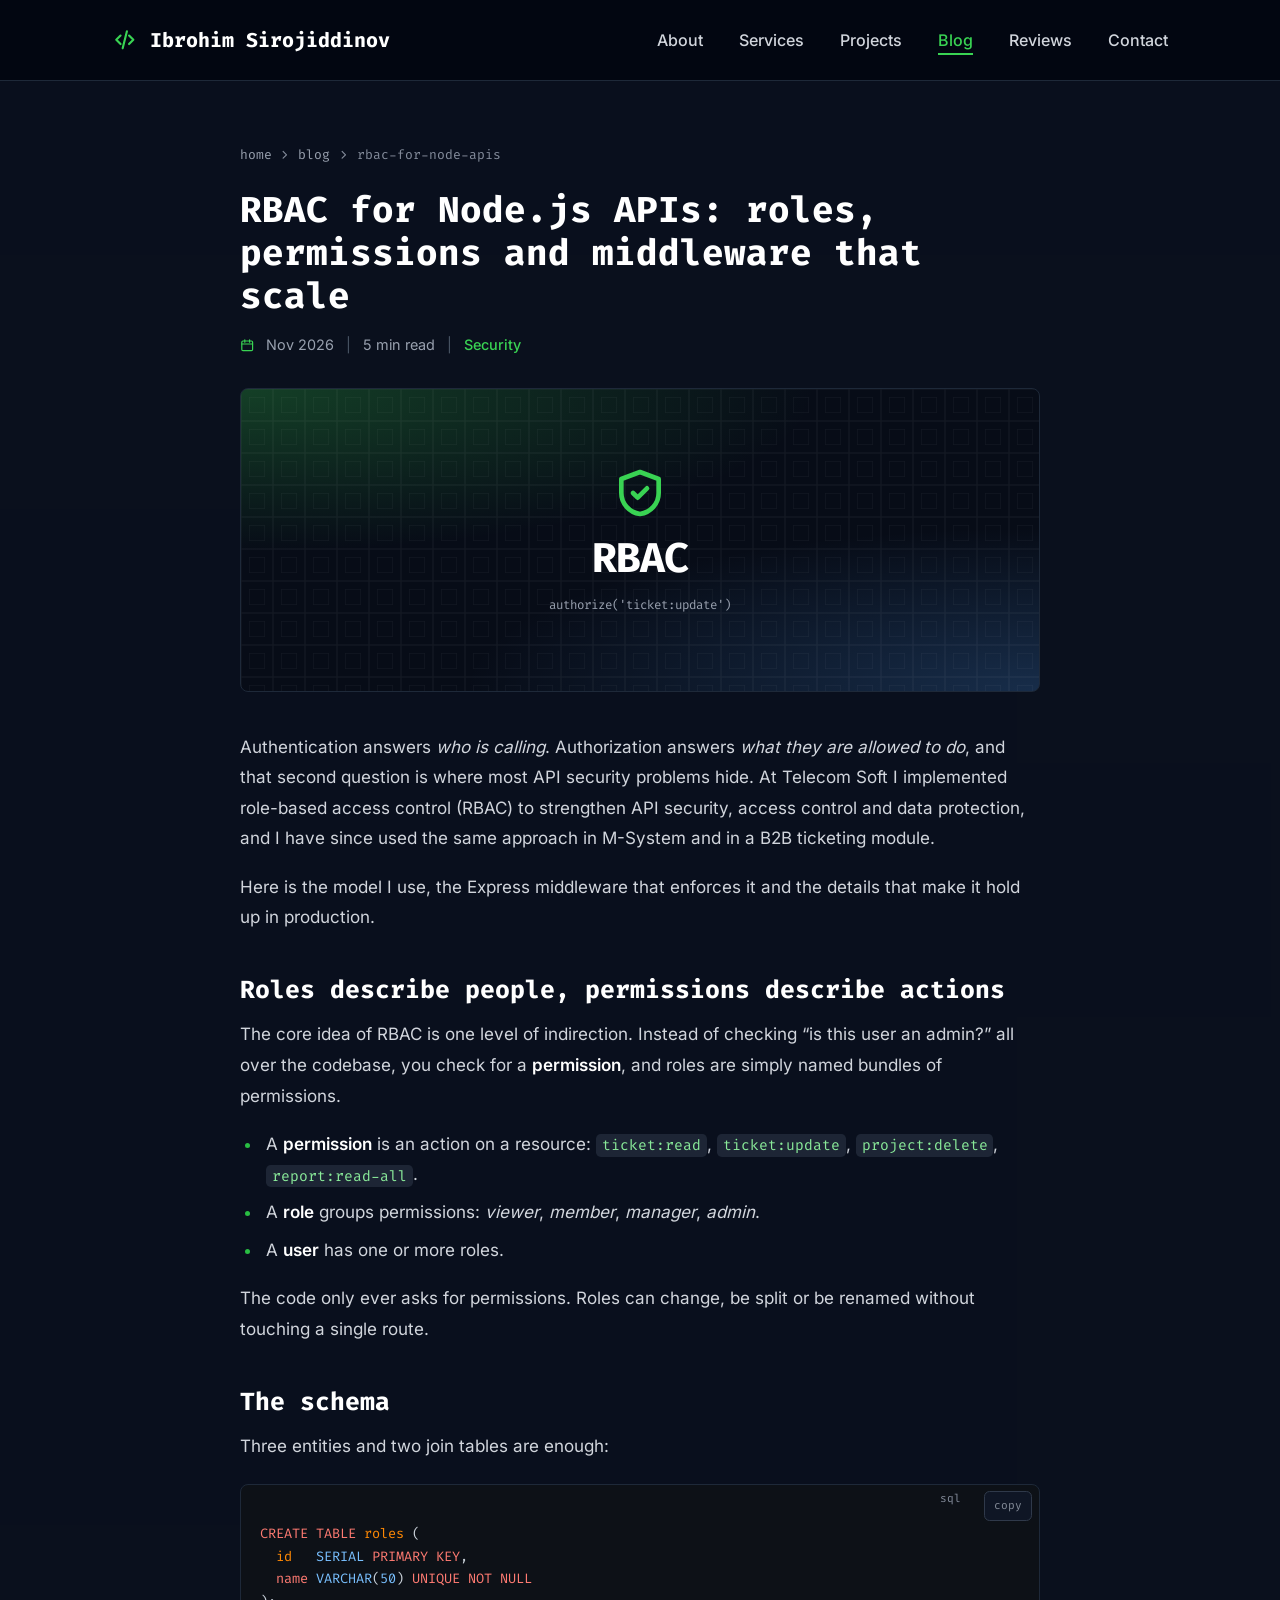
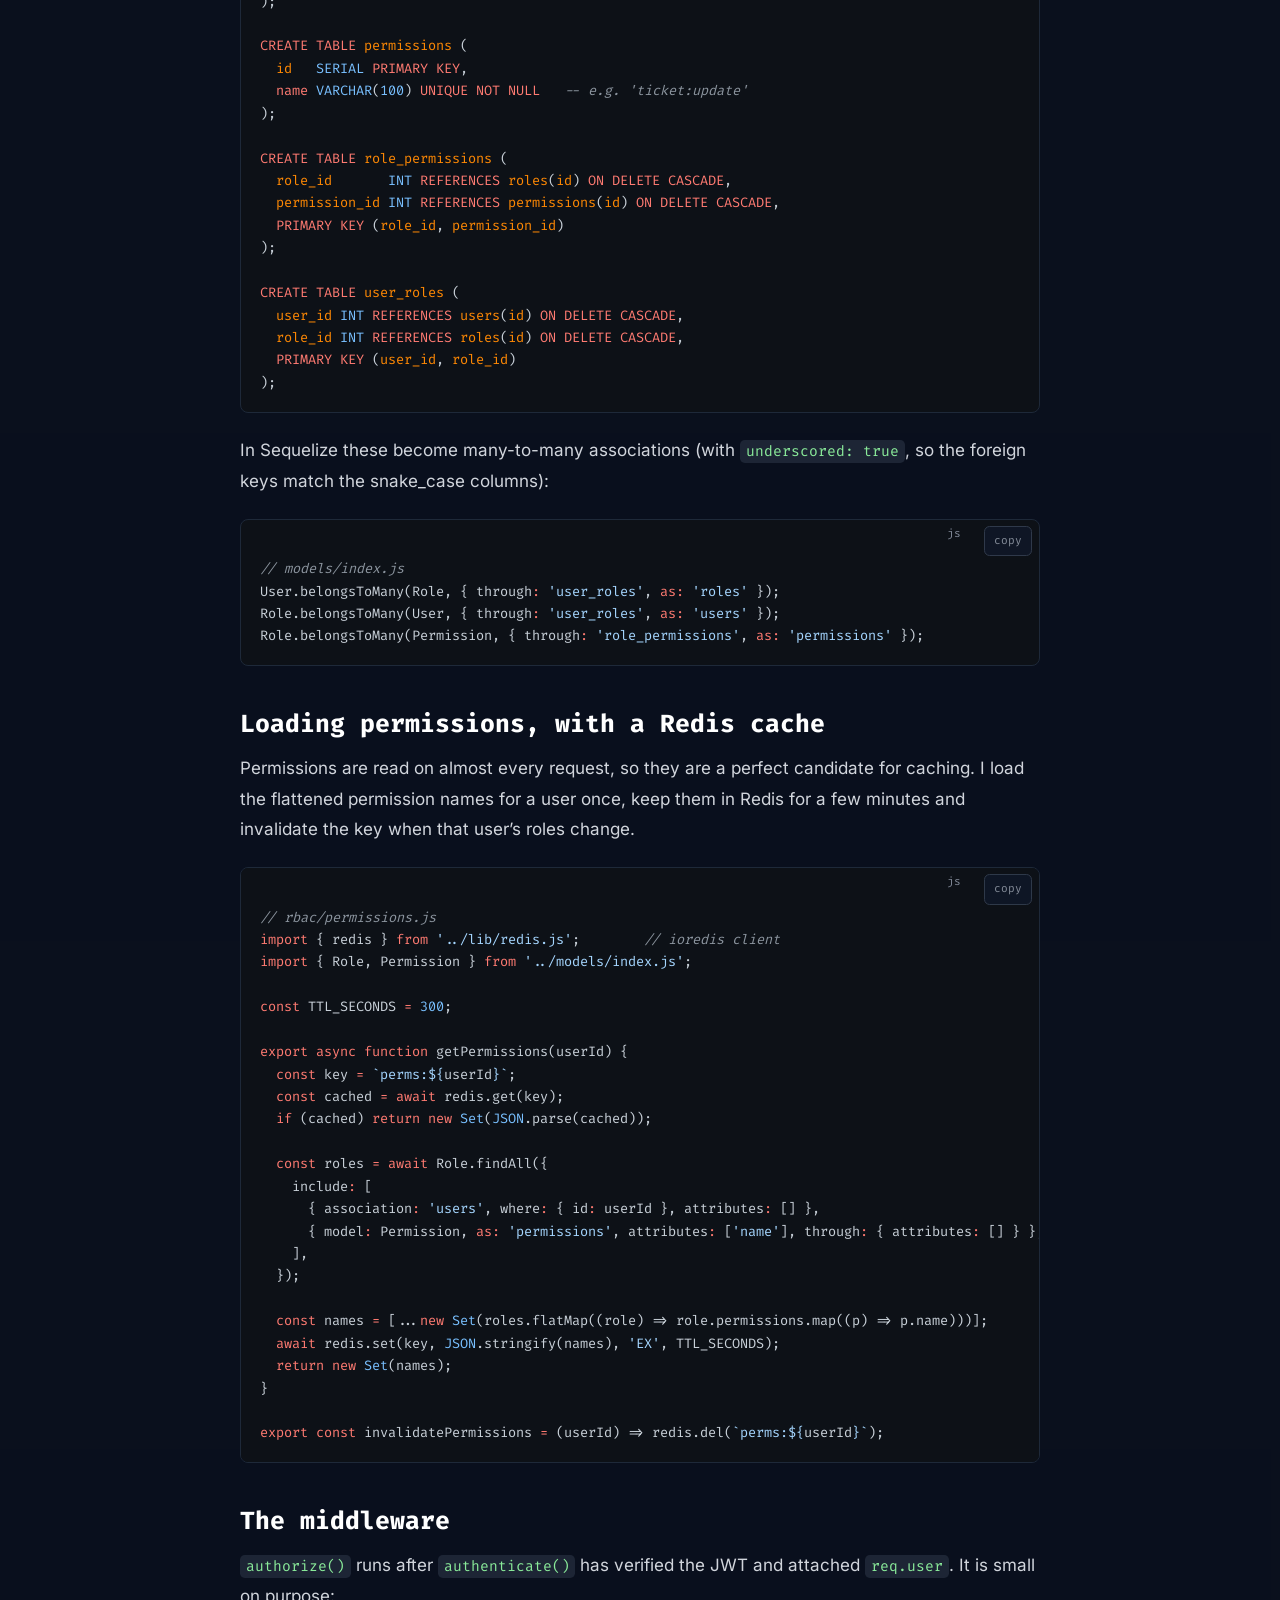
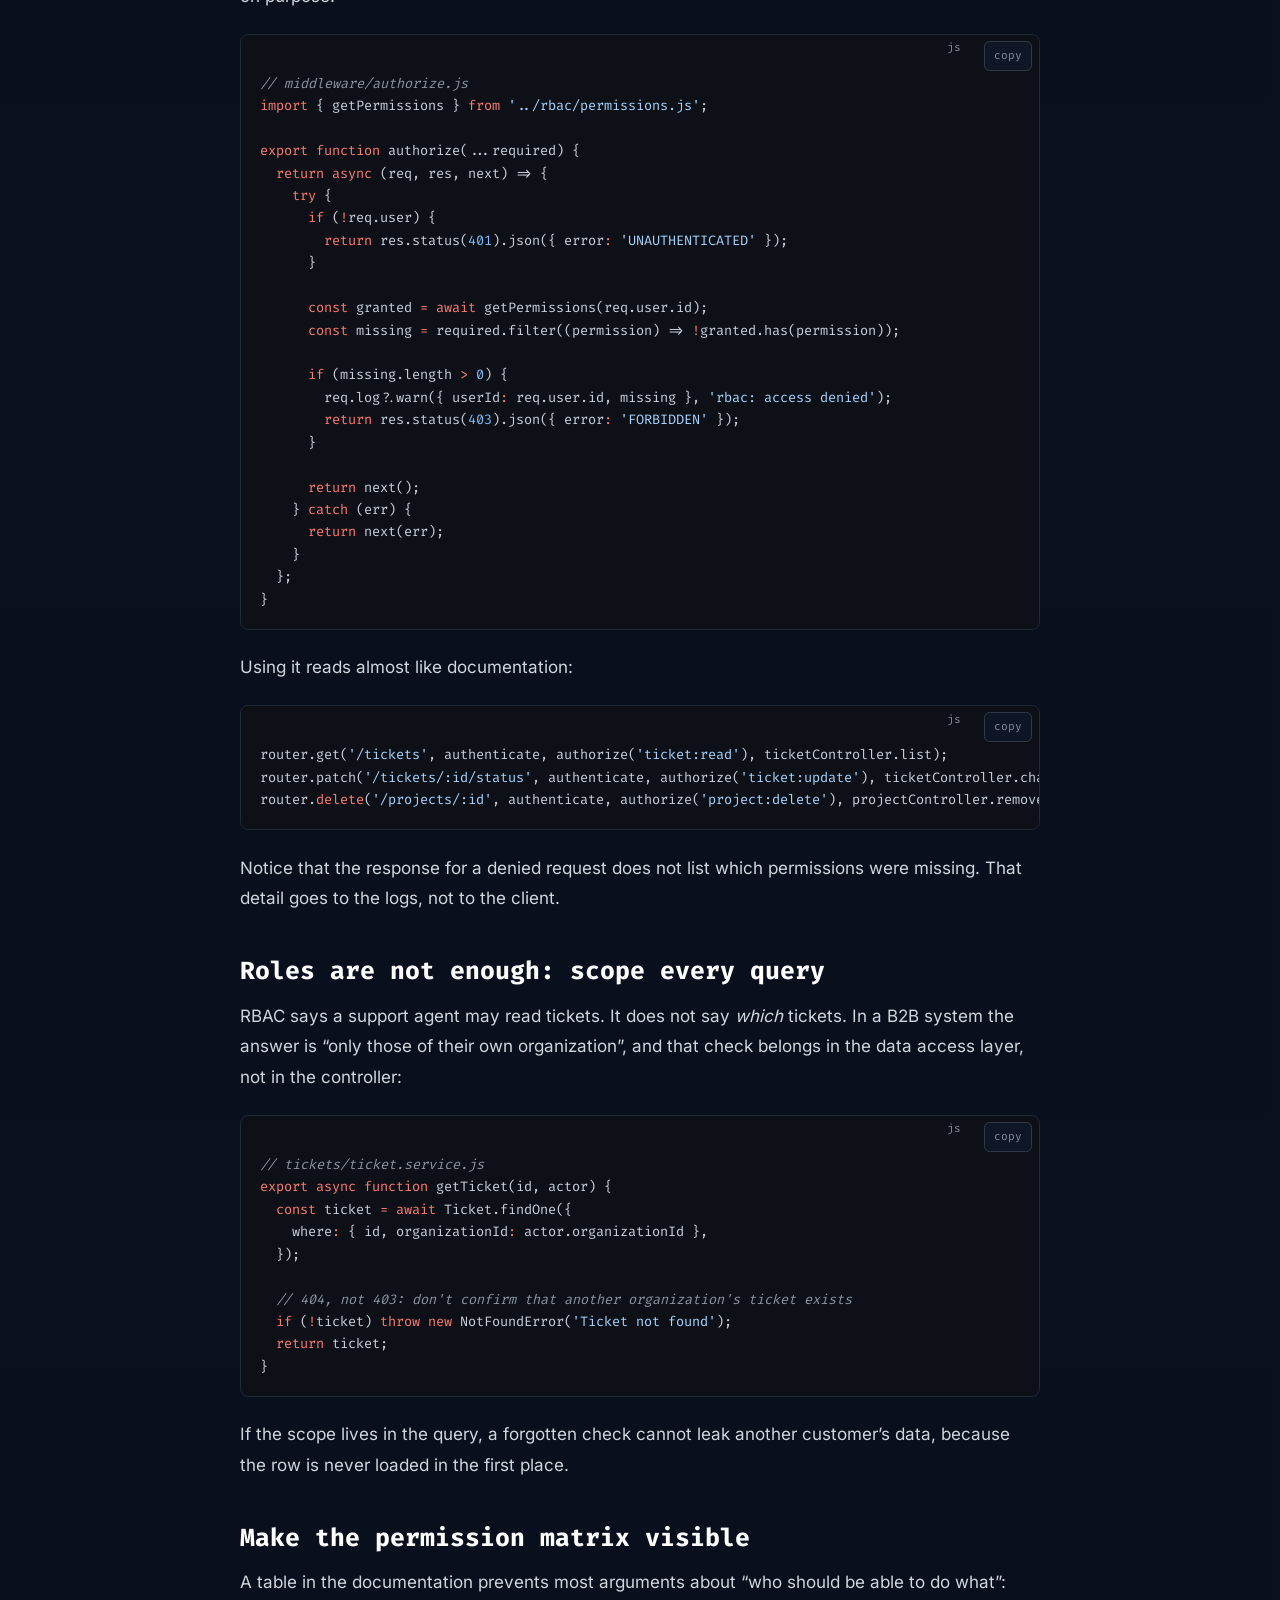
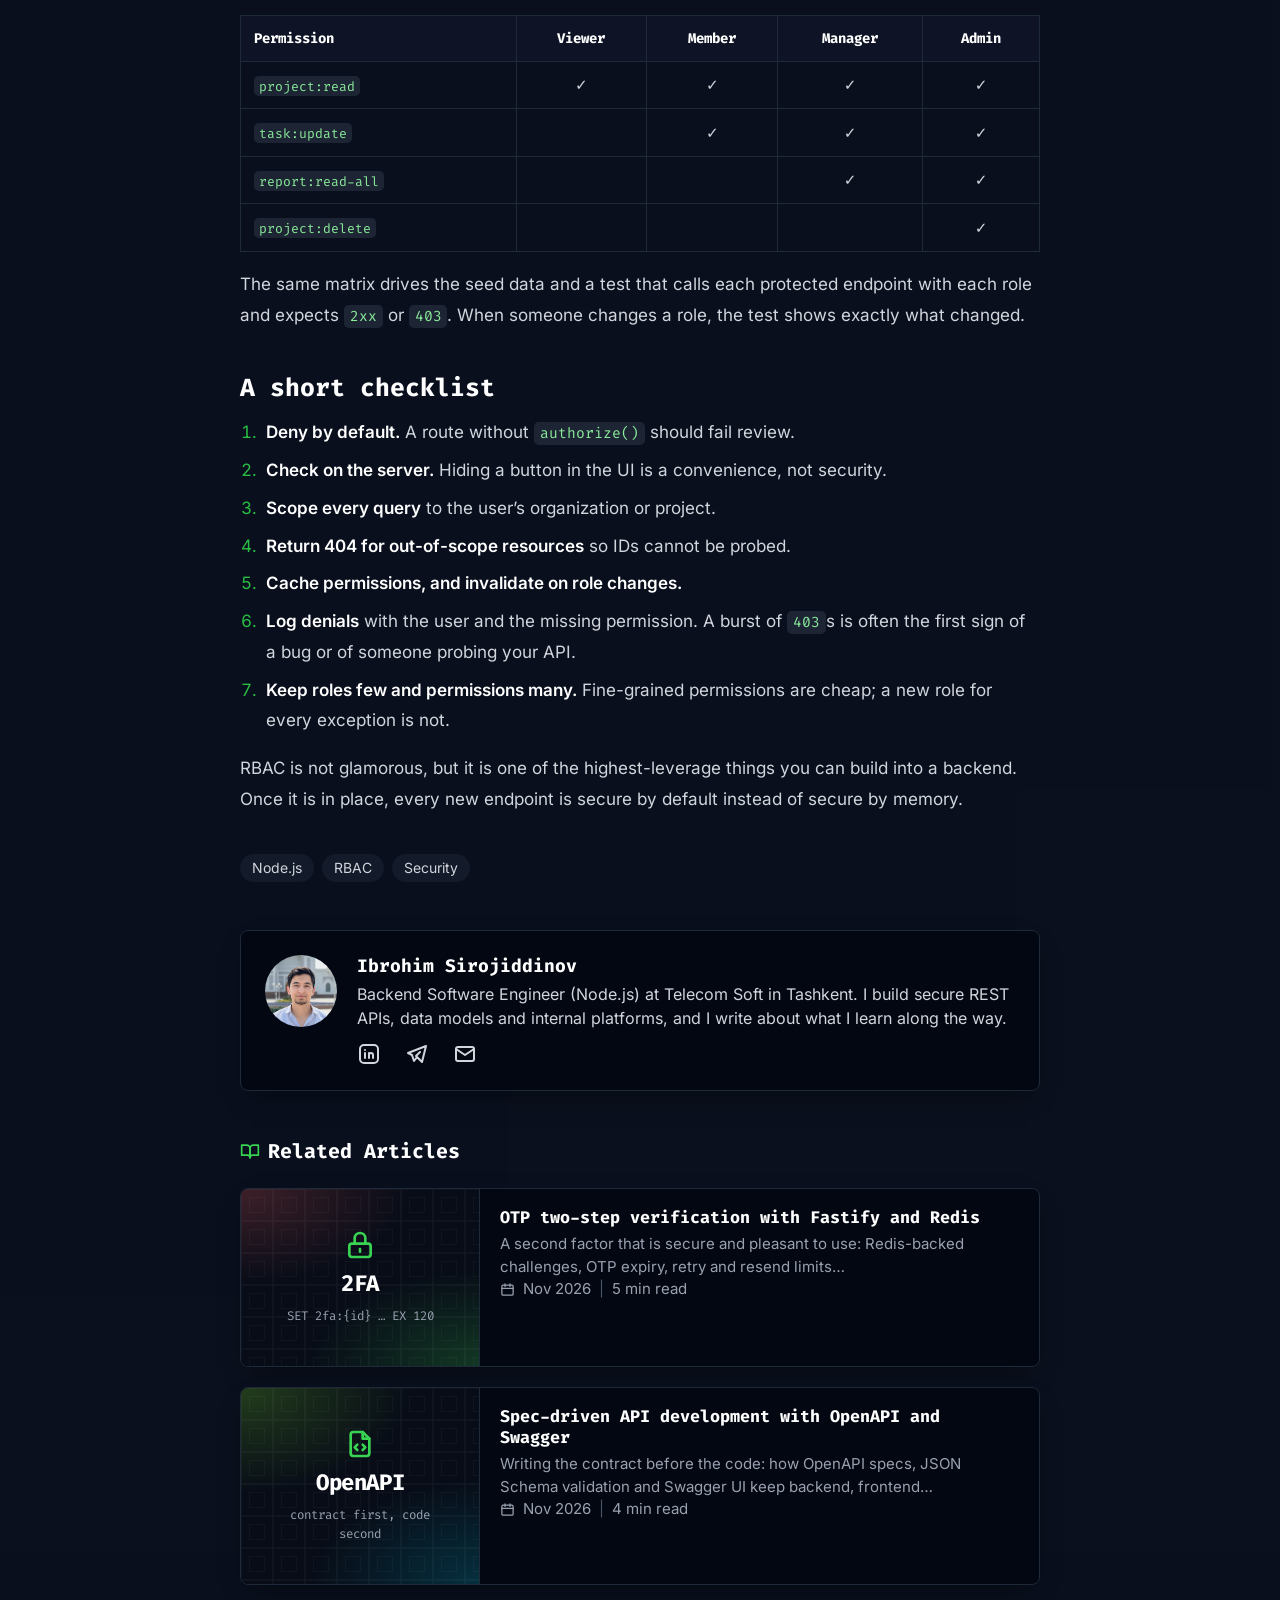
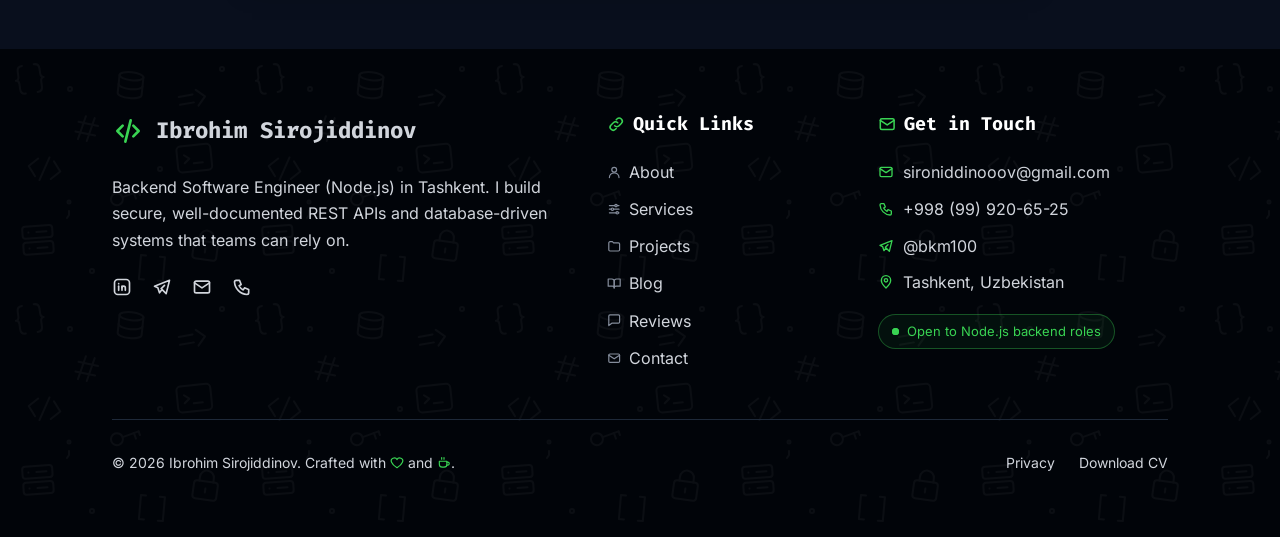
<file: posts/rbac-for-node-apis.html>
<!DOCTYPE html>
<html lang="en" class="no-js">
<head>
  <meta charset="utf-8">
  <meta name="viewport" content="width=device-width, initial-scale=1, viewport-fit=cover">
  <title>RBAC for Node.js APIs: roles, permissions and middleware that scale · Ibrohim Sirojiddinov</title>
  <meta name="description" content="Roles describe people; permissions describe actions. How I model RBAC in PostgreSQL, enforce it with Express middleware, cache it in Redis and keep data scoped to the right organization.">
  <meta name="author" content="Ibrohim Sirojiddinov">
  <meta name="theme-color" content="#030712">
  <meta name="color-scheme" content="dark">

  <meta property="og:type" content="article">
  <meta property="og:site_name" content="Ibrohim Sirojiddinov">
  <meta property="og:title" content="RBAC for Node.js APIs: roles, permissions and middleware that scale">
  <meta property="og:description" content="Roles describe people; permissions describe actions. How I model RBAC in PostgreSQL, enforce it with Express middleware, cache it in Redis and keep data scoped to the right organization.">
  <meta property="og:url" content="https://ibrohim-sirojiddinov.vercel.app/posts/rbac-for-node-apis">
  <meta property="og:image" content="https://ibrohim-sirojiddinov.vercel.app/assets/img/og-image.png">
  <meta property="og:image:width" content="1200">
  <meta property="og:image:height" content="630">
  <meta property="og:image:alt" content="Ibrohim Sirojiddinov, Backend Software Engineer (Node.js), Tashkent">
  <meta name="twitter:card" content="summary_large_image">

  <link rel="icon" href="../assets/img/favicon.svg" type="image/svg+xml">
  <link rel="apple-touch-icon" href="../assets/img/apple-touch-icon.png">
  <link rel="preload" href="../assets/fonts/inter-latin-wght-normal.woff2" as="font" type="font/woff2" crossorigin>
  <link rel="preload" href="../assets/fonts/fira-code-latin-wght-normal.woff2" as="font" type="font/woff2" crossorigin>
  <link rel="stylesheet" href="../assets/css/style.css">
  <script>document.documentElement.classList.replace('no-js', 'js');</script>
  <script src="../assets/js/main.js" defer onerror="document.documentElement.classList.replace('js', 'no-js')"></script>
  <script type="application/ld+json">
  {
    "@context": "https://schema.org",
    "@type": "BlogPosting",
    "headline": "RBAC for Node.js APIs: roles, permissions and middleware that scale",
    "description": "Roles describe people; permissions describe actions. How I model RBAC in PostgreSQL, enforce it with Express middleware, cache it in Redis and keep data scoped to the right organization.",
    "datePublished": "2026-11-06",
    "dateModified": "2026-11-06",
    "author": { "@type": "Person", "name": "Ibrohim Sirojiddinov", "url": "https://ibrohim-sirojiddinov.vercel.app/" },
    "image": "https://ibrohim-sirojiddinov.vercel.app/assets/img/og-image.png",
    "mainEntityOfPage": "https://ibrohim-sirojiddinov.vercel.app/posts/rbac-for-node-apis",
    "keywords": "Node.js, RBAC, Security"
  }
  </script>
</head>
<body>
  <svg class="sprite" aria-hidden="true" focusable="false" xmlns="http://www.w3.org/2000/svg"><symbol id="i-arrow-up" viewBox="0 0 24 24"><path d="M12 19V5"/><path d="m6 11 6-6 6 6"/></symbol><symbol id="i-book" viewBox="0 0 24 24"><path d="M2 5h6a4 4 0 0 1 4 4v11a3 3 0 0 0-3-3H2z"/><path d="M22 5h-6a4 4 0 0 0-4 4v11a3 3 0 0 1 3-3h7z"/></symbol><symbol id="i-calendar" viewBox="0 0 24 24"><rect x="3" y="5" width="18" height="16" rx="2"/><path d="M16 3v4M8 3v4M3 10h18"/></symbol><symbol id="i-check-circle" viewBox="0 0 24 24"><circle cx="12" cy="12" r="9"/><path d="m8 12 3 3 5-6"/></symbol><symbol id="i-chevron-right" viewBox="0 0 24 24"><path d="m9 6 6 6-6 6"/></symbol><symbol id="i-code" viewBox="0 0 24 24"><path d="m8 8-4 4 4 4"/><path d="m16 8 4 4-4 4"/><path d="m14 4-4 16"/></symbol><symbol id="i-coffee" viewBox="0 0 24 24"><path d="M4 9h13v5a5 5 0 0 1-5 5H9a5 5 0 0 1-5-5z"/><path d="M17 10.5h1.5a2.5 2.5 0 0 1 0 5H17"/><path d="M8 2.5v3M12 2.5v3"/></symbol><symbol id="i-file-code" viewBox="0 0 24 24"><path d="M14 3H7a2 2 0 0 0-2 2v14a2 2 0 0 0 2 2h10a2 2 0 0 0 2-2V8z"/><path d="M14 3v5h5"/><path d="m10 12.5-2 2 2 2"/><path d="m14 12.5 2 2-2 2"/></symbol><symbol id="i-folder" viewBox="0 0 24 24"><path d="M3 6.5a2 2 0 0 1 2-2h4l2 2h8a2 2 0 0 1 2 2V18a2 2 0 0 1-2 2H5a2 2 0 0 1-2-2z"/></symbol><symbol id="i-heart" viewBox="0 0 24 24"><path d="M12 20s-7.5-4.6-9.3-9.4A5 5 0 0 1 12 6.2a5 5 0 0 1 9.3 4.4C19.5 15.4 12 20 12 20z"/></symbol><symbol id="i-link" viewBox="0 0 24 24"><path d="M10 14a4 4 0 0 0 5.7 0l3-3a4 4 0 0 0-5.7-5.7l-1 1"/><path d="M14 10a4 4 0 0 0-5.7 0l-3 3a4 4 0 0 0 5.7 5.7l1-1"/></symbol><symbol id="i-linkedin" viewBox="0 0 24 24"><path d="M8 11v5"/><path d="M8 8v.01"/><path d="M12 16v-5"/><path d="M16 16v-3a2 2 0 1 0-4 0"/><path d="M3 7a4 4 0 0 1 4-4h10a4 4 0 0 1 4 4v10a4 4 0 0 1-4 4H7a4 4 0 0 1-4-4z"/></symbol><symbol id="i-lock" viewBox="0 0 24 24"><rect x="4" y="11" width="16" height="10" rx="2"/><path d="M8 11V7a4 4 0 0 1 8 0v4"/><path d="M12 15v2"/></symbol><symbol id="i-mail" viewBox="0 0 24 24"><rect x="3" y="5" width="18" height="14" rx="2"/><path d="m3 7 9 6 9-6"/></symbol><symbol id="i-menu" viewBox="0 0 24 24"><path d="M4 7h16M4 12h16M4 17h16"/></symbol><symbol id="i-message" viewBox="0 0 24 24"><path d="M21 15a2 2 0 0 1-2 2H8l-5 4V5a2 2 0 0 1 2-2h14a2 2 0 0 1 2 2z"/></symbol><symbol id="i-phone" viewBox="0 0 24 24"><path d="M5 4h4l2 5-2.5 1.5a11 11 0 0 0 5 5L15 13l5 2v4a2 2 0 0 1-2 2A16 16 0 0 1 3 6a2 2 0 0 1 2-2"/></symbol><symbol id="i-pin" viewBox="0 0 24 24"><path d="M12 21s-7-6.2-7-11.5a7 7 0 0 1 14 0C19 14.8 12 21 12 21z"/><circle cx="12" cy="9.5" r="2.5"/></symbol><symbol id="i-shield" viewBox="0 0 24 24"><path d="M12 3 4 6v6c0 4.5 3.4 8.3 8 9 4.6-.7 8-4.5 8-9V6l-8-3z"/><path d="m9 12 2 2 4-4"/></symbol><symbol id="i-sliders" viewBox="0 0 24 24"><path d="M4 6h9M17 6h3M4 12h3M11 12h9M4 18h11M19 18h1"/><circle cx="15" cy="6" r="2"/><circle cx="9" cy="12" r="2"/><circle cx="17" cy="18" r="2"/></symbol><symbol id="i-telegram" viewBox="0 0 24 24"><path d="m15 10-4 4 6 6 4-16-18 7 4 2 2 6 3-4"/></symbol><symbol id="i-user" viewBox="0 0 24 24"><circle cx="12" cy="8" r="4"/><path d="M4 21a8 8 0 0 1 16 0"/></symbol><symbol id="i-x" viewBox="0 0 24 24"><path d="M6 6l12 12M18 6 6 18"/></symbol></svg>
  <a class="skip-link" href="#main">Skip to content</a>
  <div class="read-progress" data-read-progress aria-hidden="true"></div>

  <header class="site-header" data-header>
    <div class="container">
      <nav class="nav" aria-label="Main">
        <a class="brand" href="../index.html"><svg class="icon led-glow" aria-hidden="true" focusable="false"><use href="#i-code"/></svg><span>Ibrohim Sirojiddinov</span></a>
        <ul class="nav-links">
          <li><a class="nav-link" href="../about.html">About</a></li>
          <li><a class="nav-link" href="../services.html">Services</a></li>
          <li><a class="nav-link" href="../projects.html">Projects</a></li>
          <li><a class="nav-link" href="../blog.html" aria-current="page">Blog</a></li>
          <li><a class="nav-link" href="../reviews.html">Reviews</a></li>
          <li><a class="nav-link" href="../contact.html">Contact</a></li>
        </ul>
        <button class="menu-toggle" type="button" data-menu-toggle aria-expanded="false" aria-controls="mobile-menu" aria-label="Open menu"><svg class="icon icon-open" aria-hidden="true" focusable="false"><use href="#i-menu"/></svg><svg class="icon icon-close" aria-hidden="true" focusable="false"><use href="#i-x"/></svg></button>
      </nav>
    </div>
    <nav class="mobile-menu" id="mobile-menu" data-menu aria-label="Mobile">
      <a href="../about.html"><svg class="icon" aria-hidden="true" focusable="false"><use href="#i-user"/></svg>About</a>
      <a href="../services.html"><svg class="icon" aria-hidden="true" focusable="false"><use href="#i-sliders"/></svg>Services</a>
      <a href="../projects.html"><svg class="icon" aria-hidden="true" focusable="false"><use href="#i-folder"/></svg>Projects</a>
      <a href="../blog.html" aria-current="page"><svg class="icon" aria-hidden="true" focusable="false"><use href="#i-book"/></svg>Blog</a>
      <a href="../reviews.html"><svg class="icon" aria-hidden="true" focusable="false"><use href="#i-message"/></svg>Reviews</a>
      <a href="../contact.html"><svg class="icon" aria-hidden="true" focusable="false"><use href="#i-mail"/></svg>Contact</a>
    </nav>
  </header>

  <main id="main">

    <div class="page">
      <section class="page-section">
        <div class="container">
          <article class="post-wrap" data-article aria-labelledby="post-title">
            <nav class="breadcrumbs" aria-label="Breadcrumb">
              <a href="../index.html">home</a><svg class="icon" aria-hidden="true" focusable="false"><use href="#i-chevron-right"/></svg><a href="../blog.html">blog</a><svg class="icon" aria-hidden="true" focusable="false"><use href="#i-chevron-right"/></svg><span aria-current="page">rbac-for-node-apis</span>
            </nav>
            <header class="post-head">
              <h1 id="post-title" data-animate>RBAC for Node.js APIs: roles, permissions and middleware that scale</h1>
              <p class="post-info" data-animate style="--delay:.1s"><svg class="icon" aria-hidden="true" focusable="false"><use href="#i-calendar"/></svg><time datetime="2026-11-06">Nov 2026</time><span class="sep">|</span><span>5 min read</span><span class="sep">|</span><a class="link-arrow" href="../blog.html#security">Security</a></p>
            </header>

            <div class="cover post-hero" style="--c1:rgb(57 211 83 / .26);--c2:rgb(81 162 255 / .22)" aria-hidden="true">
  <div class="cover-type"><svg class="icon led-glow" aria-hidden="true" focusable="false"><use href="#i-shield"/></svg><strong>RBAC</strong><small>authorize(&#39;ticket:update&#39;)</small></div>
</div>

            <div class="prose">
<p>Authentication answers <em>who is calling</em>. Authorization answers <em>what they are allowed to do</em>, and that second question is where most API security problems hide. At Telecom Soft I implemented role-based access control (RBAC) to strengthen API security, access control and data protection, and I have since used the same approach in M-System and in a B2B ticketing module.</p>
<p>Here is the model I use, the Express middleware that enforces it and the details that make it hold up in production.</p>
<h2>Roles describe people, permissions describe actions</h2>
<p>The core idea of RBAC is one level of indirection. Instead of checking &ldquo;is this user an admin?&rdquo; all over the codebase, you check for a <strong>permission</strong>, and roles are simply named bundles of permissions.</p>
<ul>
<li>A <strong>permission</strong> is an action on a resource: <code>ticket:read</code>, <code>ticket:update</code>, <code>project:delete</code>, <code>report:read-all</code>.</li>
<li>A <strong>role</strong> groups permissions: <em>viewer</em>, <em>member</em>, <em>manager</em>, <em>admin</em>.</li>
<li>A <strong>user</strong> has one or more roles.</li>
</ul>
<p>The code only ever asks for permissions. Roles can change, be split or be renamed without touching a single route.</p>
<h2>The schema</h2>
<p>Three entities and two join tables are enough:</p>
<div class="code-block"><span class="code-lang">sql</span><pre class="hl" tabindex="0"><code><span class="k">CREATE</span><span class="w"> </span><span class="k">TABLE</span><span class="w"> </span><span class="n">roles</span><span class="w"> </span><span class="p">(</span>
<span class="w">  </span><span class="n">id</span><span class="w">   </span><span class="nb">SERIAL</span><span class="w"> </span><span class="k">PRIMARY</span><span class="w"> </span><span class="k">KEY</span><span class="p">,</span>
<span class="w">  </span><span class="k">name</span><span class="w"> </span><span class="nb">VARCHAR</span><span class="p">(</span><span class="mf">50</span><span class="p">)</span><span class="w"> </span><span class="k">UNIQUE</span><span class="w"> </span><span class="k">NOT</span><span class="w"> </span><span class="k">NULL</span>
<span class="p">);</span>

<span class="k">CREATE</span><span class="w"> </span><span class="k">TABLE</span><span class="w"> </span><span class="n">permissions</span><span class="w"> </span><span class="p">(</span>
<span class="w">  </span><span class="n">id</span><span class="w">   </span><span class="nb">SERIAL</span><span class="w"> </span><span class="k">PRIMARY</span><span class="w"> </span><span class="k">KEY</span><span class="p">,</span>
<span class="w">  </span><span class="k">name</span><span class="w"> </span><span class="nb">VARCHAR</span><span class="p">(</span><span class="mf">100</span><span class="p">)</span><span class="w"> </span><span class="k">UNIQUE</span><span class="w"> </span><span class="k">NOT</span><span class="w"> </span><span class="k">NULL</span><span class="w">   </span><span class="c1">-- e.g. 'ticket:update'</span>
<span class="p">);</span>

<span class="k">CREATE</span><span class="w"> </span><span class="k">TABLE</span><span class="w"> </span><span class="n">role_permissions</span><span class="w"> </span><span class="p">(</span>
<span class="w">  </span><span class="n">role_id</span><span class="w">       </span><span class="nb">INT</span><span class="w"> </span><span class="k">REFERENCES</span><span class="w"> </span><span class="n">roles</span><span class="p">(</span><span class="n">id</span><span class="p">)</span><span class="w"> </span><span class="k">ON</span><span class="w"> </span><span class="k">DELETE</span><span class="w"> </span><span class="k">CASCADE</span><span class="p">,</span>
<span class="w">  </span><span class="n">permission_id</span><span class="w"> </span><span class="nb">INT</span><span class="w"> </span><span class="k">REFERENCES</span><span class="w"> </span><span class="n">permissions</span><span class="p">(</span><span class="n">id</span><span class="p">)</span><span class="w"> </span><span class="k">ON</span><span class="w"> </span><span class="k">DELETE</span><span class="w"> </span><span class="k">CASCADE</span><span class="p">,</span>
<span class="w">  </span><span class="k">PRIMARY</span><span class="w"> </span><span class="k">KEY</span><span class="w"> </span><span class="p">(</span><span class="n">role_id</span><span class="p">,</span><span class="w"> </span><span class="n">permission_id</span><span class="p">)</span>
<span class="p">);</span>

<span class="k">CREATE</span><span class="w"> </span><span class="k">TABLE</span><span class="w"> </span><span class="n">user_roles</span><span class="w"> </span><span class="p">(</span>
<span class="w">  </span><span class="n">user_id</span><span class="w"> </span><span class="nb">INT</span><span class="w"> </span><span class="k">REFERENCES</span><span class="w"> </span><span class="n">users</span><span class="p">(</span><span class="n">id</span><span class="p">)</span><span class="w"> </span><span class="k">ON</span><span class="w"> </span><span class="k">DELETE</span><span class="w"> </span><span class="k">CASCADE</span><span class="p">,</span>
<span class="w">  </span><span class="n">role_id</span><span class="w"> </span><span class="nb">INT</span><span class="w"> </span><span class="k">REFERENCES</span><span class="w"> </span><span class="n">roles</span><span class="p">(</span><span class="n">id</span><span class="p">)</span><span class="w"> </span><span class="k">ON</span><span class="w"> </span><span class="k">DELETE</span><span class="w"> </span><span class="k">CASCADE</span><span class="p">,</span>
<span class="w">  </span><span class="k">PRIMARY</span><span class="w"> </span><span class="k">KEY</span><span class="w"> </span><span class="p">(</span><span class="n">user_id</span><span class="p">,</span><span class="w"> </span><span class="n">role_id</span><span class="p">)</span>
<span class="p">);</span></code></pre></div>
<p>In Sequelize these become many-to-many associations (with <code>underscored: true</code>, so the foreign keys match the snake_case columns):</p>
<div class="code-block"><span class="code-lang">js</span><pre class="hl" tabindex="0"><code><span class="c1">// models/index.js</span>
<span class="nx">User</span><span class="p">.</span><span class="nx">belongsToMany</span><span class="p">(</span><span class="nx">Role</span><span class="p">,</span><span class="w"> </span><span class="p">{</span><span class="w"> </span><span class="nx">through</span><span class="o">:</span><span class="w"> </span><span class="s1">'user_roles'</span><span class="p">,</span><span class="w"> </span><span class="kr">as</span><span class="o">:</span><span class="w"> </span><span class="s1">'roles'</span><span class="w"> </span><span class="p">});</span>
<span class="nx">Role</span><span class="p">.</span><span class="nx">belongsToMany</span><span class="p">(</span><span class="nx">User</span><span class="p">,</span><span class="w"> </span><span class="p">{</span><span class="w"> </span><span class="nx">through</span><span class="o">:</span><span class="w"> </span><span class="s1">'user_roles'</span><span class="p">,</span><span class="w"> </span><span class="kr">as</span><span class="o">:</span><span class="w"> </span><span class="s1">'users'</span><span class="w"> </span><span class="p">});</span>
<span class="nx">Role</span><span class="p">.</span><span class="nx">belongsToMany</span><span class="p">(</span><span class="nx">Permission</span><span class="p">,</span><span class="w"> </span><span class="p">{</span><span class="w"> </span><span class="nx">through</span><span class="o">:</span><span class="w"> </span><span class="s1">'role_permissions'</span><span class="p">,</span><span class="w"> </span><span class="kr">as</span><span class="o">:</span><span class="w"> </span><span class="s1">'permissions'</span><span class="w"> </span><span class="p">});</span></code></pre></div>
<h2>Loading permissions, with a Redis cache</h2>
<p>Permissions are read on almost every request, so they are a perfect candidate for caching. I load the flattened permission names for a user once, keep them in Redis for a few minutes and invalidate the key when that user&rsquo;s roles change.</p>
<div class="code-block"><span class="code-lang">js</span><pre class="hl" tabindex="0"><code><span class="c1">// rbac/permissions.js</span>
<span class="k">import</span><span class="w"> </span><span class="p">{</span><span class="w"> </span><span class="nx">redis</span><span class="w"> </span><span class="p">}</span><span class="w"> </span><span class="kr">from</span><span class="w"> </span><span class="s1">'../lib/redis.js'</span><span class="p">;</span><span class="w">        </span><span class="c1">// ioredis client</span>
<span class="k">import</span><span class="w"> </span><span class="p">{</span><span class="w"> </span><span class="nx">Role</span><span class="p">,</span><span class="w"> </span><span class="nx">Permission</span><span class="w"> </span><span class="p">}</span><span class="w"> </span><span class="kr">from</span><span class="w"> </span><span class="s1">'../models/index.js'</span><span class="p">;</span>

<span class="kd">const</span><span class="w"> </span><span class="nx">TTL_SECONDS</span><span class="w"> </span><span class="o">=</span><span class="w"> </span><span class="mf">300</span><span class="p">;</span>

<span class="k">export</span><span class="w"> </span><span class="k">async</span><span class="w"> </span><span class="kd">function</span><span class="w"> </span><span class="nx">getPermissions</span><span class="p">(</span><span class="nx">userId</span><span class="p">)</span><span class="w"> </span><span class="p">{</span>
<span class="w">  </span><span class="kd">const</span><span class="w"> </span><span class="nx">key</span><span class="w"> </span><span class="o">=</span><span class="w"> </span><span class="sb">`perms:</span><span class="si">${</span><span class="nx">userId</span><span class="si">}</span><span class="sb">`</span><span class="p">;</span>
<span class="w">  </span><span class="kd">const</span><span class="w"> </span><span class="nx">cached</span><span class="w"> </span><span class="o">=</span><span class="w"> </span><span class="k">await</span><span class="w"> </span><span class="nx">redis</span><span class="p">.</span><span class="nx">get</span><span class="p">(</span><span class="nx">key</span><span class="p">);</span>
<span class="w">  </span><span class="k">if</span><span class="w"> </span><span class="p">(</span><span class="nx">cached</span><span class="p">)</span><span class="w"> </span><span class="k">return</span><span class="w"> </span><span class="ow">new</span><span class="w"> </span><span class="nb">Set</span><span class="p">(</span><span class="nb">JSON</span><span class="p">.</span><span class="nx">parse</span><span class="p">(</span><span class="nx">cached</span><span class="p">));</span>

<span class="w">  </span><span class="kd">const</span><span class="w"> </span><span class="nx">roles</span><span class="w"> </span><span class="o">=</span><span class="w"> </span><span class="k">await</span><span class="w"> </span><span class="nx">Role</span><span class="p">.</span><span class="nx">findAll</span><span class="p">({</span>
<span class="w">    </span><span class="nx">include</span><span class="o">:</span><span class="w"> </span><span class="p">[</span>
<span class="w">      </span><span class="p">{</span><span class="w"> </span><span class="nx">association</span><span class="o">:</span><span class="w"> </span><span class="s1">'users'</span><span class="p">,</span><span class="w"> </span><span class="nx">where</span><span class="o">:</span><span class="w"> </span><span class="p">{</span><span class="w"> </span><span class="nx">id</span><span class="o">:</span><span class="w"> </span><span class="nx">userId</span><span class="w"> </span><span class="p">},</span><span class="w"> </span><span class="nx">attributes</span><span class="o">:</span><span class="w"> </span><span class="p">[]</span><span class="w"> </span><span class="p">},</span>
<span class="w">      </span><span class="p">{</span><span class="w"> </span><span class="nx">model</span><span class="o">:</span><span class="w"> </span><span class="nx">Permission</span><span class="p">,</span><span class="w"> </span><span class="kr">as</span><span class="o">:</span><span class="w"> </span><span class="s1">'permissions'</span><span class="p">,</span><span class="w"> </span><span class="nx">attributes</span><span class="o">:</span><span class="w"> </span><span class="p">[</span><span class="s1">'name'</span><span class="p">],</span><span class="w"> </span><span class="nx">through</span><span class="o">:</span><span class="w"> </span><span class="p">{</span><span class="w"> </span><span class="nx">attributes</span><span class="o">:</span><span class="w"> </span><span class="p">[]</span><span class="w"> </span><span class="p">}</span><span class="w"> </span><span class="p">},</span>
<span class="w">    </span><span class="p">],</span>
<span class="w">  </span><span class="p">});</span>

<span class="w">  </span><span class="kd">const</span><span class="w"> </span><span class="nx">names</span><span class="w"> </span><span class="o">=</span><span class="w"> </span><span class="p">[...</span><span class="ow">new</span><span class="w"> </span><span class="nb">Set</span><span class="p">(</span><span class="nx">roles</span><span class="p">.</span><span class="nx">flatMap</span><span class="p">((</span><span class="nx">role</span><span class="p">)</span><span class="w"> </span><span class="p">=&gt;</span><span class="w"> </span><span class="nx">role</span><span class="p">.</span><span class="nx">permissions</span><span class="p">.</span><span class="nx">map</span><span class="p">((</span><span class="nx">p</span><span class="p">)</span><span class="w"> </span><span class="p">=&gt;</span><span class="w"> </span><span class="nx">p</span><span class="p">.</span><span class="nx">name</span><span class="p">)))];</span>
<span class="w">  </span><span class="k">await</span><span class="w"> </span><span class="nx">redis</span><span class="p">.</span><span class="nx">set</span><span class="p">(</span><span class="nx">key</span><span class="p">,</span><span class="w"> </span><span class="nb">JSON</span><span class="p">.</span><span class="nx">stringify</span><span class="p">(</span><span class="nx">names</span><span class="p">),</span><span class="w"> </span><span class="s1">'EX'</span><span class="p">,</span><span class="w"> </span><span class="nx">TTL_SECONDS</span><span class="p">);</span>
<span class="w">  </span><span class="k">return</span><span class="w"> </span><span class="ow">new</span><span class="w"> </span><span class="nb">Set</span><span class="p">(</span><span class="nx">names</span><span class="p">);</span>
<span class="p">}</span>

<span class="k">export</span><span class="w"> </span><span class="kd">const</span><span class="w"> </span><span class="nx">invalidatePermissions</span><span class="w"> </span><span class="o">=</span><span class="w"> </span><span class="p">(</span><span class="nx">userId</span><span class="p">)</span><span class="w"> </span><span class="p">=&gt;</span><span class="w"> </span><span class="nx">redis</span><span class="p">.</span><span class="nx">del</span><span class="p">(</span><span class="sb">`perms:</span><span class="si">${</span><span class="nx">userId</span><span class="si">}</span><span class="sb">`</span><span class="p">);</span></code></pre></div>
<h2>The middleware</h2>
<p><code>authorize()</code> runs after <code>authenticate()</code> has verified the JWT and attached <code>req.user</code>. It is small on purpose:</p>
<div class="code-block"><span class="code-lang">js</span><pre class="hl" tabindex="0"><code><span class="c1">// middleware/authorize.js</span>
<span class="k">import</span><span class="w"> </span><span class="p">{</span><span class="w"> </span><span class="nx">getPermissions</span><span class="w"> </span><span class="p">}</span><span class="w"> </span><span class="kr">from</span><span class="w"> </span><span class="s1">'../rbac/permissions.js'</span><span class="p">;</span>

<span class="k">export</span><span class="w"> </span><span class="kd">function</span><span class="w"> </span><span class="nx">authorize</span><span class="p">(...</span><span class="nx">required</span><span class="p">)</span><span class="w"> </span><span class="p">{</span>
<span class="w">  </span><span class="k">return</span><span class="w"> </span><span class="k">async</span><span class="w"> </span><span class="p">(</span><span class="nx">req</span><span class="p">,</span><span class="w"> </span><span class="nx">res</span><span class="p">,</span><span class="w"> </span><span class="nx">next</span><span class="p">)</span><span class="w"> </span><span class="p">=&gt;</span><span class="w"> </span><span class="p">{</span>
<span class="w">    </span><span class="k">try</span><span class="w"> </span><span class="p">{</span>
<span class="w">      </span><span class="k">if</span><span class="w"> </span><span class="p">(</span><span class="o">!</span><span class="nx">req</span><span class="p">.</span><span class="nx">user</span><span class="p">)</span><span class="w"> </span><span class="p">{</span>
<span class="w">        </span><span class="k">return</span><span class="w"> </span><span class="nx">res</span><span class="p">.</span><span class="nx">status</span><span class="p">(</span><span class="mf">401</span><span class="p">).</span><span class="nx">json</span><span class="p">({</span><span class="w"> </span><span class="nx">error</span><span class="o">:</span><span class="w"> </span><span class="s1">'UNAUTHENTICATED'</span><span class="w"> </span><span class="p">});</span>
<span class="w">      </span><span class="p">}</span>

<span class="w">      </span><span class="kd">const</span><span class="w"> </span><span class="nx">granted</span><span class="w"> </span><span class="o">=</span><span class="w"> </span><span class="k">await</span><span class="w"> </span><span class="nx">getPermissions</span><span class="p">(</span><span class="nx">req</span><span class="p">.</span><span class="nx">user</span><span class="p">.</span><span class="nx">id</span><span class="p">);</span>
<span class="w">      </span><span class="kd">const</span><span class="w"> </span><span class="nx">missing</span><span class="w"> </span><span class="o">=</span><span class="w"> </span><span class="nx">required</span><span class="p">.</span><span class="nx">filter</span><span class="p">((</span><span class="nx">permission</span><span class="p">)</span><span class="w"> </span><span class="p">=&gt;</span><span class="w"> </span><span class="o">!</span><span class="nx">granted</span><span class="p">.</span><span class="nx">has</span><span class="p">(</span><span class="nx">permission</span><span class="p">));</span>

<span class="w">      </span><span class="k">if</span><span class="w"> </span><span class="p">(</span><span class="nx">missing</span><span class="p">.</span><span class="nx">length</span><span class="w"> </span><span class="o">&gt;</span><span class="w"> </span><span class="mf">0</span><span class="p">)</span><span class="w"> </span><span class="p">{</span>
<span class="w">        </span><span class="nx">req</span><span class="p">.</span><span class="nx">log</span><span class="o">?</span><span class="p">.</span><span class="nx">warn</span><span class="p">({</span><span class="w"> </span><span class="nx">userId</span><span class="o">:</span><span class="w"> </span><span class="nx">req</span><span class="p">.</span><span class="nx">user</span><span class="p">.</span><span class="nx">id</span><span class="p">,</span><span class="w"> </span><span class="nx">missing</span><span class="w"> </span><span class="p">},</span><span class="w"> </span><span class="s1">'rbac: access denied'</span><span class="p">);</span>
<span class="w">        </span><span class="k">return</span><span class="w"> </span><span class="nx">res</span><span class="p">.</span><span class="nx">status</span><span class="p">(</span><span class="mf">403</span><span class="p">).</span><span class="nx">json</span><span class="p">({</span><span class="w"> </span><span class="nx">error</span><span class="o">:</span><span class="w"> </span><span class="s1">'FORBIDDEN'</span><span class="w"> </span><span class="p">});</span>
<span class="w">      </span><span class="p">}</span>

<span class="w">      </span><span class="k">return</span><span class="w"> </span><span class="nx">next</span><span class="p">();</span>
<span class="w">    </span><span class="p">}</span><span class="w"> </span><span class="k">catch</span><span class="w"> </span><span class="p">(</span><span class="nx">err</span><span class="p">)</span><span class="w"> </span><span class="p">{</span>
<span class="w">      </span><span class="k">return</span><span class="w"> </span><span class="nx">next</span><span class="p">(</span><span class="nx">err</span><span class="p">);</span>
<span class="w">    </span><span class="p">}</span>
<span class="w">  </span><span class="p">};</span>
<span class="p">}</span></code></pre></div>
<p>Using it reads almost like documentation:</p>
<div class="code-block"><span class="code-lang">js</span><pre class="hl" tabindex="0"><code><span class="nx">router</span><span class="p">.</span><span class="nx">get</span><span class="p">(</span><span class="s1">'/tickets'</span><span class="p">,</span><span class="w"> </span><span class="nx">authenticate</span><span class="p">,</span><span class="w"> </span><span class="nx">authorize</span><span class="p">(</span><span class="s1">'ticket:read'</span><span class="p">),</span><span class="w"> </span><span class="nx">ticketController</span><span class="p">.</span><span class="nx">list</span><span class="p">);</span>
<span class="nx">router</span><span class="p">.</span><span class="nx">patch</span><span class="p">(</span><span class="s1">'/tickets/:id/status'</span><span class="p">,</span><span class="w"> </span><span class="nx">authenticate</span><span class="p">,</span><span class="w"> </span><span class="nx">authorize</span><span class="p">(</span><span class="s1">'ticket:update'</span><span class="p">),</span><span class="w"> </span><span class="nx">ticketController</span><span class="p">.</span><span class="nx">changeStatus</span><span class="p">);</span>
<span class="nx">router</span><span class="p">.</span><span class="ow">delete</span><span class="p">(</span><span class="s1">'/projects/:id'</span><span class="p">,</span><span class="w"> </span><span class="nx">authenticate</span><span class="p">,</span><span class="w"> </span><span class="nx">authorize</span><span class="p">(</span><span class="s1">'project:delete'</span><span class="p">),</span><span class="w"> </span><span class="nx">projectController</span><span class="p">.</span><span class="nx">remove</span><span class="p">);</span></code></pre></div>
<p>Notice that the response for a denied request does not list which permissions were missing. That detail goes to the logs, not to the client.</p>
<h2>Roles are not enough: scope every query</h2>
<p>RBAC says a support agent may read tickets. It does not say <em>which</em> tickets. In a B2B system the answer is &ldquo;only those of their own organization&rdquo;, and that check belongs in the data access layer, not in the controller:</p>
<div class="code-block"><span class="code-lang">js</span><pre class="hl" tabindex="0"><code><span class="c1">// tickets/ticket.service.js</span>
<span class="k">export</span><span class="w"> </span><span class="k">async</span><span class="w"> </span><span class="kd">function</span><span class="w"> </span><span class="nx">getTicket</span><span class="p">(</span><span class="nx">id</span><span class="p">,</span><span class="w"> </span><span class="nx">actor</span><span class="p">)</span><span class="w"> </span><span class="p">{</span>
<span class="w">  </span><span class="kd">const</span><span class="w"> </span><span class="nx">ticket</span><span class="w"> </span><span class="o">=</span><span class="w"> </span><span class="k">await</span><span class="w"> </span><span class="nx">Ticket</span><span class="p">.</span><span class="nx">findOne</span><span class="p">({</span>
<span class="w">    </span><span class="nx">where</span><span class="o">:</span><span class="w"> </span><span class="p">{</span><span class="w"> </span><span class="nx">id</span><span class="p">,</span><span class="w"> </span><span class="nx">organizationId</span><span class="o">:</span><span class="w"> </span><span class="nx">actor</span><span class="p">.</span><span class="nx">organizationId</span><span class="w"> </span><span class="p">},</span>
<span class="w">  </span><span class="p">});</span>

<span class="w">  </span><span class="c1">// 404, not 403: don't confirm that another organization's ticket exists</span>
<span class="w">  </span><span class="k">if</span><span class="w"> </span><span class="p">(</span><span class="o">!</span><span class="nx">ticket</span><span class="p">)</span><span class="w"> </span><span class="k">throw</span><span class="w"> </span><span class="ow">new</span><span class="w"> </span><span class="nx">NotFoundError</span><span class="p">(</span><span class="s1">'Ticket not found'</span><span class="p">);</span>
<span class="w">  </span><span class="k">return</span><span class="w"> </span><span class="nx">ticket</span><span class="p">;</span>
<span class="p">}</span></code></pre></div>
<p>If the scope lives in the query, a forgotten check cannot leak another customer&rsquo;s data, because the row is never loaded in the first place.</p>
<h2>Make the permission matrix visible</h2>
<p>A table in the documentation prevents most arguments about &ldquo;who should be able to do what&rdquo;:</p>
<div class="table-wrap"><table>
<thead>
<tr>
<th>Permission</th>
<th style="text-align: center;">Viewer</th>
<th style="text-align: center;">Member</th>
<th style="text-align: center;">Manager</th>
<th style="text-align: center;">Admin</th>
</tr>
</thead>
<tbody>
<tr>
<td><code>project:read</code></td>
<td style="text-align: center;">✓</td>
<td style="text-align: center;">✓</td>
<td style="text-align: center;">✓</td>
<td style="text-align: center;">✓</td>
</tr>
<tr>
<td><code>task:update</code></td>
<td style="text-align: center;"></td>
<td style="text-align: center;">✓</td>
<td style="text-align: center;">✓</td>
<td style="text-align: center;">✓</td>
</tr>
<tr>
<td><code>report:read-all</code></td>
<td style="text-align: center;"></td>
<td style="text-align: center;"></td>
<td style="text-align: center;">✓</td>
<td style="text-align: center;">✓</td>
</tr>
<tr>
<td><code>project:delete</code></td>
<td style="text-align: center;"></td>
<td style="text-align: center;"></td>
<td style="text-align: center;"></td>
<td style="text-align: center;">✓</td>
</tr>
</tbody>
</table></div>
<p>The same matrix drives the seed data and a test that calls each protected endpoint with each role and expects <code>2xx</code> or <code>403</code>. When someone changes a role, the test shows exactly what changed.</p>
<h2>A short checklist</h2>
<ol>
<li><strong>Deny by default.</strong> A route without <code>authorize()</code> should fail review.</li>
<li><strong>Check on the server.</strong> Hiding a button in the UI is a convenience, not security.</li>
<li><strong>Scope every query</strong> to the user&rsquo;s organization or project.</li>
<li><strong>Return 404 for out-of-scope resources</strong> so IDs cannot be probed.</li>
<li><strong>Cache permissions, and invalidate on role changes.</strong></li>
<li><strong>Log denials</strong> with the user and the missing permission. A burst of <code>403</code>s is often the first sign of a bug or of someone probing your API.</li>
<li><strong>Keep roles few and permissions many.</strong> Fine-grained permissions are cheap; a new role for every exception is not.</li>
</ol>
<p>RBAC is not glamorous, but it is one of the highest-leverage things you can build into a backend. Once it is in place, every new endpoint is secure by default instead of secure by memory.</p>
            </div>

            <div class="post-tags"><ul class="tags"><li class="tag">Node.js</li><li class="tag">RBAC</li><li class="tag">Security</li></ul></div>

            <aside class="card author-box" data-animate aria-label="About the author">
              <img src="../assets/img/ibrohim.jpg" alt="" width="72" height="72" loading="lazy">
              <div>
                <h2>Ibrohim Sirojiddinov</h2>
                <p>Backend Software Engineer (Node.js) at Telecom Soft in Tashkent. I build secure REST APIs, data models and internal platforms, and I write about what I learn along the way.</p>
                <div class="socials">
                  <a href="https://www.linkedin.com/in/ibkm-dev" target="_blank" rel="noopener" aria-label="LinkedIn"><svg class="icon" aria-hidden="true" focusable="false"><use href="#i-linkedin"/></svg></a>
                  <a href="https://t.me/bkm100" target="_blank" rel="noopener" aria-label="Telegram"><svg class="icon" aria-hidden="true" focusable="false"><use href="#i-telegram"/></svg></a>
                  <a href="mailto:sironiddinooov@gmail.com" aria-label="Email"><svg class="icon" aria-hidden="true" focusable="false"><use href="#i-mail"/></svg></a>
                </div>
              </div>
            </aside>

            <section class="related" aria-labelledby="related-title">
              <h2 id="related-title"><svg class="icon led-glow" aria-hidden="true" focusable="false"><use href="#i-book"/></svg> Related Articles</h2>
              <div class="related-list">
                <a class="card card-hover related-item" href="otp-2fa-fastify-redis.html" data-animate style="--delay:0.0s">
                  <div class="cover" style="--c1:rgb(255 100 103 / .22);--c2:rgb(57 211 83 / .22)" aria-hidden="true">
  <div class="cover-type"><svg class="icon led-glow" aria-hidden="true" focusable="false"><use href="#i-lock"/></svg><strong>2FA</strong><small>SET 2fa:{id} … EX 120</small></div>
</div>
                  <div class="related-body">
                    <h3>OTP two-step verification with Fastify and Redis</h3>
                    <p>A second factor that is secure and pleasant to use: Redis-backed challenges, OTP expiry, retry and resend limits…</p>
                    <p class="post-date"><svg class="icon" aria-hidden="true" focusable="false"><use href="#i-calendar"/></svg><span>Nov 2026</span><span class="sep">|</span><span>5 min read</span></p>
                  </div>
                </a>
                <a class="card card-hover related-item" href="spec-driven-apis-openapi.html" data-animate style="--delay:0.1s">
                  <div class="cover" style="--c1:rgb(133 234 45 / .22);--c2:rgb(0 211 242 / .18)" aria-hidden="true">
  <div class="cover-type"><svg class="icon led-glow" aria-hidden="true" focusable="false"><use href="#i-file-code"/></svg><strong>OpenAPI</strong><small>contract first, code second</small></div>
</div>
                  <div class="related-body">
                    <h3>Spec-driven API development with OpenAPI and Swagger</h3>
                    <p>Writing the contract before the code: how OpenAPI specs, JSON Schema validation and Swagger UI keep backend, frontend…</p>
                    <p class="post-date"><svg class="icon" aria-hidden="true" focusable="false"><use href="#i-calendar"/></svg><span>Nov 2026</span><span class="sep">|</span><span>4 min read</span></p>
                  </div>
                </a>
              </div>
            </section>
          </article>
        </div>
      </section>
    </div>
  </main>

  <footer class="site-footer pattern-code">
    <div class="container">
      <div class="footer-grid">
        <div class="footer-about">
          <p class="footer-brand"><svg class="icon led-glow" aria-hidden="true" focusable="false"><use href="#i-code"/></svg><span>Ibrohim Sirojiddinov</span></p>
          <p>Backend Software Engineer (Node.js) in Tashkent. I build secure, well-documented REST APIs and database-driven systems that teams can rely on.</p>
          <div class="socials">
            <a href="https://www.linkedin.com/in/ibkm-dev" target="_blank" rel="noopener" aria-label="LinkedIn"><svg class="icon" aria-hidden="true" focusable="false"><use href="#i-linkedin"/></svg></a>
            <a href="https://t.me/bkm100" target="_blank" rel="noopener" aria-label="Telegram"><svg class="icon" aria-hidden="true" focusable="false"><use href="#i-telegram"/></svg></a>
            <a href="mailto:sironiddinooov@gmail.com" aria-label="Email"><svg class="icon" aria-hidden="true" focusable="false"><use href="#i-mail"/></svg></a>
            <a href="tel:+998999206525" aria-label="Phone"><svg class="icon" aria-hidden="true" focusable="false"><use href="#i-phone"/></svg></a>
          </div>
        </div>
        <div class="footer-col">
          <h2><svg class="icon" aria-hidden="true" focusable="false"><use href="#i-link"/></svg> Quick Links</h2>
          <ul class="footer-links">
            <li><a href="../about.html"><svg class="icon" aria-hidden="true" focusable="false"><use href="#i-user"/></svg> About</a></li>
            <li><a href="../services.html"><svg class="icon" aria-hidden="true" focusable="false"><use href="#i-sliders"/></svg> Services</a></li>
            <li><a href="../projects.html"><svg class="icon" aria-hidden="true" focusable="false"><use href="#i-folder"/></svg> Projects</a></li>
            <li><a href="../blog.html"><svg class="icon" aria-hidden="true" focusable="false"><use href="#i-book"/></svg> Blog</a></li>
            <li><a href="../reviews.html"><svg class="icon" aria-hidden="true" focusable="false"><use href="#i-message"/></svg> Reviews</a></li>
            <li><a href="../contact.html"><svg class="icon" aria-hidden="true" focusable="false"><use href="#i-mail"/></svg> Contact</a></li>
          </ul>
        </div>
        <div class="footer-col">
          <h2><svg class="icon" aria-hidden="true" focusable="false"><use href="#i-mail"/></svg> Get in Touch</h2>
          <ul class="footer-contact">
            <li><svg class="icon" aria-hidden="true" focusable="false"><use href="#i-mail"/></svg><a href="mailto:sironiddinooov@gmail.com">sironiddinooov@gmail.com</a></li>
            <li><svg class="icon" aria-hidden="true" focusable="false"><use href="#i-phone"/></svg><a href="tel:+998999206525">+998 (99) 920-65-25</a></li>
            <li><svg class="icon" aria-hidden="true" focusable="false"><use href="#i-telegram"/></svg><a href="https://t.me/bkm100" target="_blank" rel="noopener">@bkm100</a></li>
            <li><svg class="icon" aria-hidden="true" focusable="false"><use href="#i-pin"/></svg><span>Tashkent, Uzbekistan</span></li>
          </ul>
          <p class="footer-status"><span class="pulse-dot" aria-hidden="true"></span>Open to Node.js backend roles</p>
        </div>
      </div>
      <div class="footer-bottom">
        <p>&copy; <span data-year>2026</span> Ibrohim Sirojiddinov. Crafted with <svg class="icon" aria-hidden="true" focusable="false"><use href="#i-heart"/></svg><span class="visually-hidden">love</span> and <span class="nowrap"><svg class="icon" aria-hidden="true" focusable="false"><use href="#i-coffee"/></svg><span class="visually-hidden">coffee</span>.</span></p>
        <nav aria-label="Footer">
          <a href="../privacy.html">Privacy</a>
          <a href="../assets/Ibrohim-Sirojiddinov-CV.pdf" download>Download CV</a>
        </nav>
      </div>
    </div>
  </footer>

  <button class="to-top" type="button" data-to-top aria-label="Back to top"><svg class="icon" aria-hidden="true" focusable="false"><use href="#i-arrow-up"/></svg></button>
  <div class="toast" data-toast role="status" aria-live="polite"><svg class="icon" aria-hidden="true" focusable="false"><use href="#i-check-circle"/></svg><span data-toast-text></span></div>
</body>
</html>
</file>
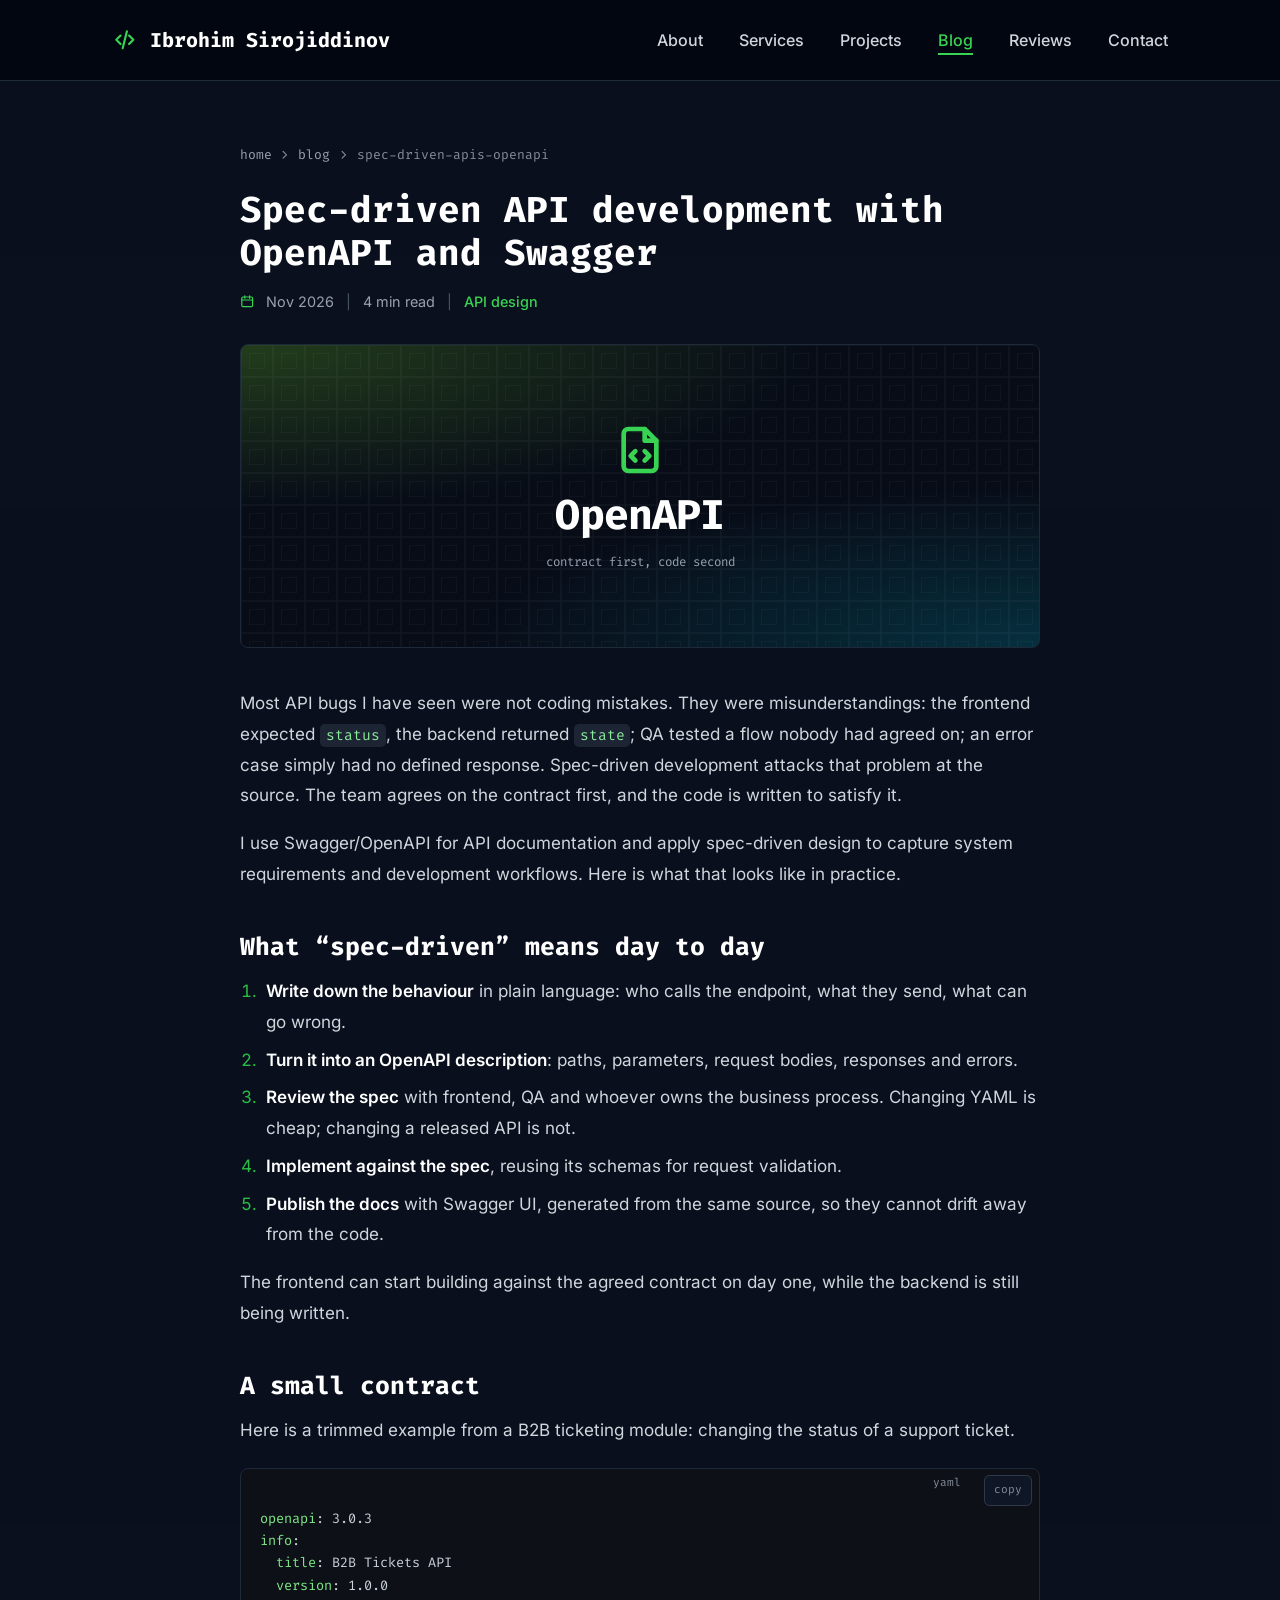
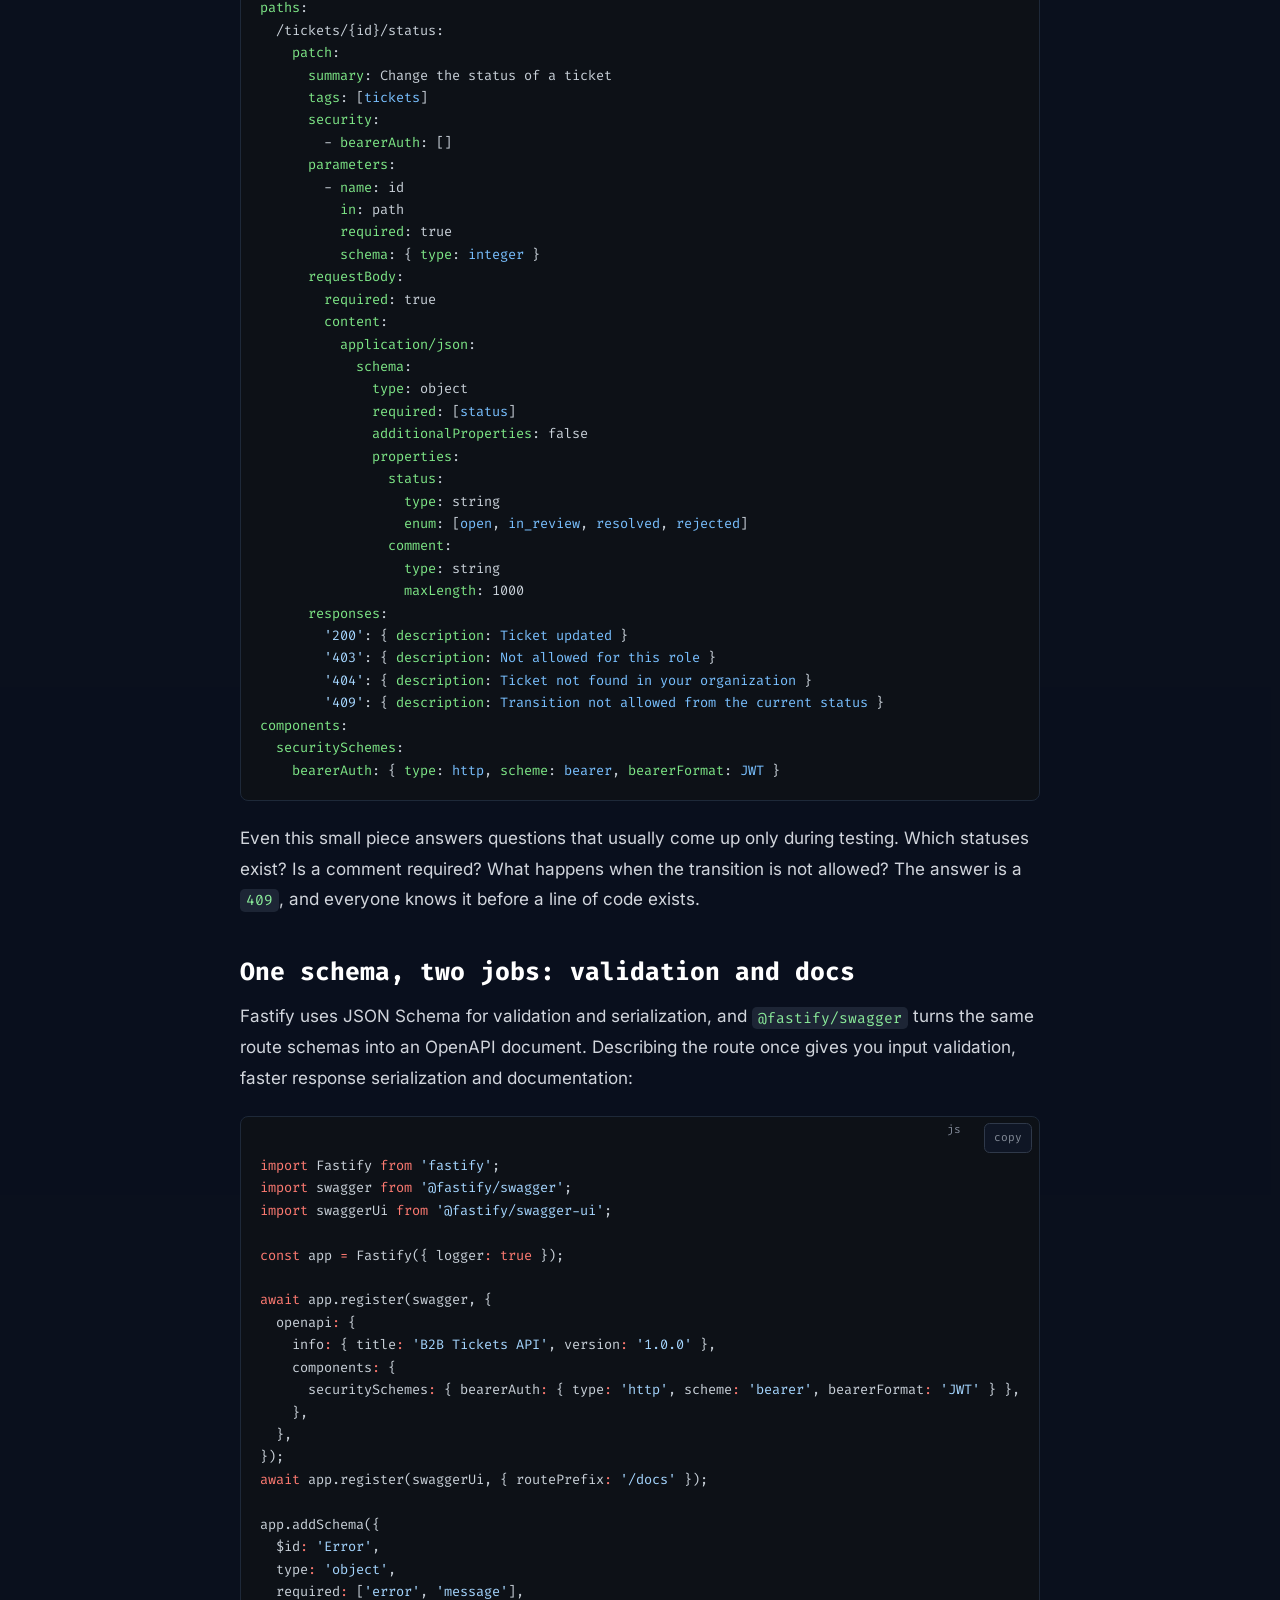
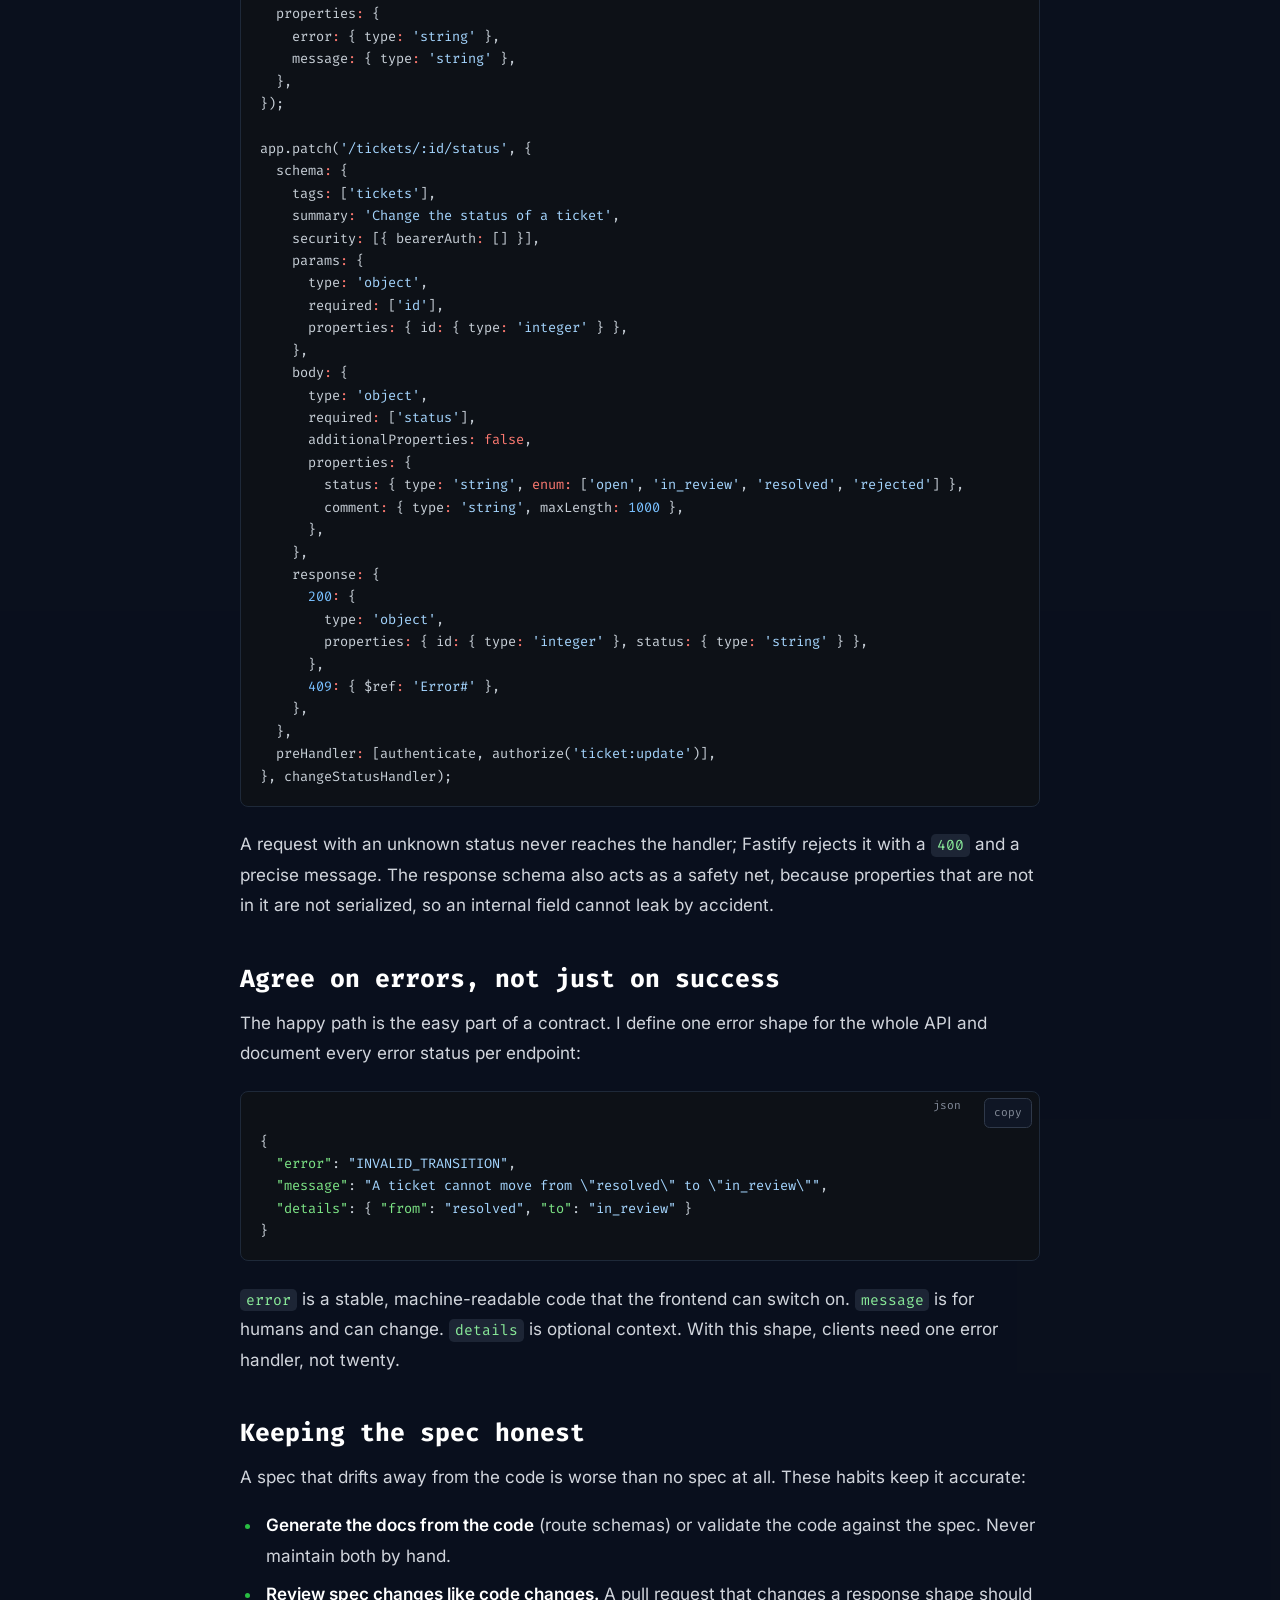
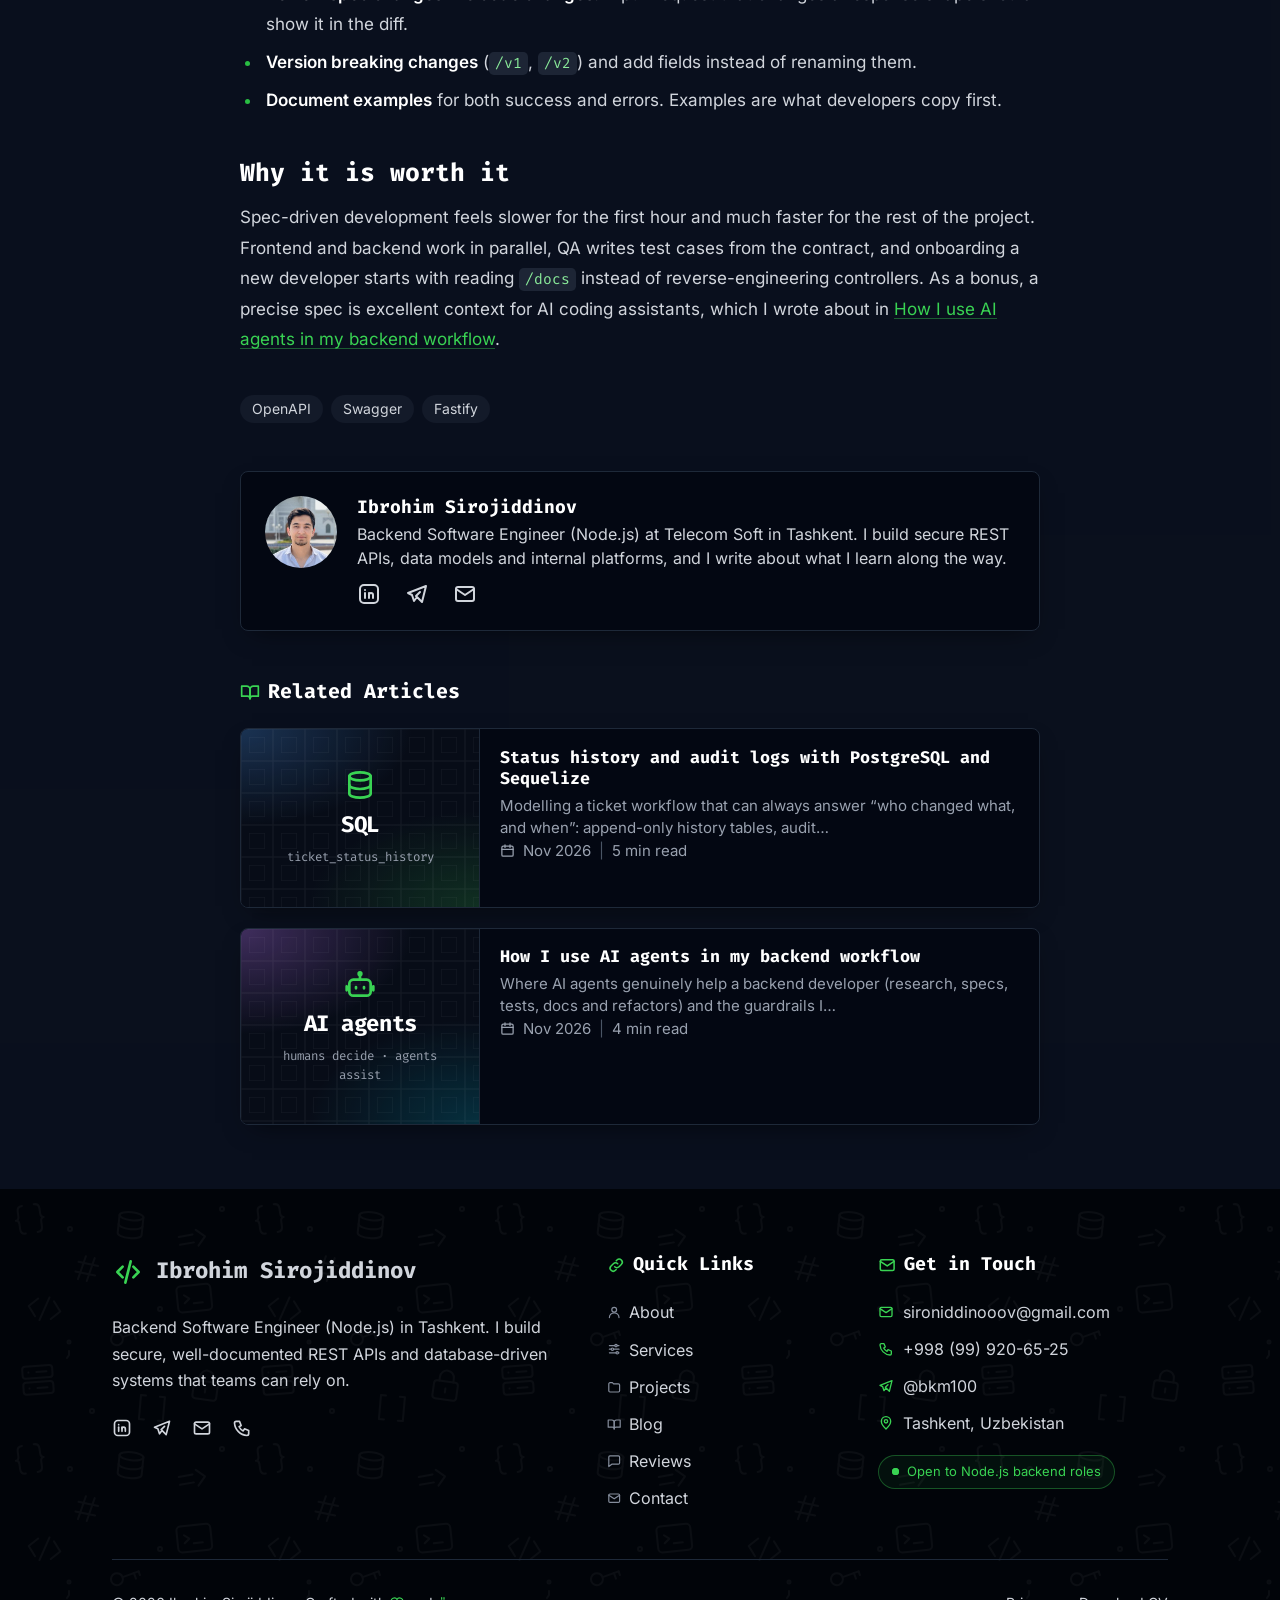
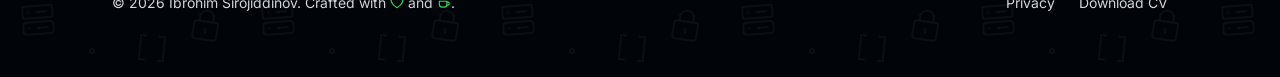
<file: posts/spec-driven-apis-openapi.html>
<!DOCTYPE html>
<html lang="en" class="no-js">
<head>
  <meta charset="utf-8">
  <meta name="viewport" content="width=device-width, initial-scale=1, viewport-fit=cover">
  <title>Spec-driven API development with OpenAPI and Swagger · Ibrohim Sirojiddinov</title>
  <meta name="description" content="Writing the contract before the code: how OpenAPI specs, JSON Schema validation and Swagger UI keep backend, frontend and QA in sync, and why the spec doubles as documentation.">
  <meta name="author" content="Ibrohim Sirojiddinov">
  <meta name="theme-color" content="#030712">
  <meta name="color-scheme" content="dark">

  <meta property="og:type" content="article">
  <meta property="og:site_name" content="Ibrohim Sirojiddinov">
  <meta property="og:title" content="Spec-driven API development with OpenAPI and Swagger">
  <meta property="og:description" content="Writing the contract before the code: how OpenAPI specs, JSON Schema validation and Swagger UI keep backend, frontend and QA in sync, and why the spec doubles as documentation.">
  <meta property="og:url" content="https://ibrohim-sirojiddinov.vercel.app/posts/spec-driven-apis-openapi">
  <meta property="og:image" content="https://ibrohim-sirojiddinov.vercel.app/assets/img/og-image.png">
  <meta property="og:image:width" content="1200">
  <meta property="og:image:height" content="630">
  <meta property="og:image:alt" content="Ibrohim Sirojiddinov, Backend Software Engineer (Node.js), Tashkent">
  <meta name="twitter:card" content="summary_large_image">

  <link rel="icon" href="../assets/img/favicon.svg" type="image/svg+xml">
  <link rel="apple-touch-icon" href="../assets/img/apple-touch-icon.png">
  <link rel="preload" href="../assets/fonts/inter-latin-wght-normal.woff2" as="font" type="font/woff2" crossorigin>
  <link rel="preload" href="../assets/fonts/fira-code-latin-wght-normal.woff2" as="font" type="font/woff2" crossorigin>
  <link rel="stylesheet" href="../assets/css/style.css">
  <script>document.documentElement.classList.replace('no-js', 'js');</script>
  <script src="../assets/js/main.js" defer onerror="document.documentElement.classList.replace('js', 'no-js')"></script>
  <script type="application/ld+json">
  {
    "@context": "https://schema.org",
    "@type": "BlogPosting",
    "headline": "Spec-driven API development with OpenAPI and Swagger",
    "description": "Writing the contract before the code: how OpenAPI specs, JSON Schema validation and Swagger UI keep backend, frontend and QA in sync, and why the spec doubles as documentation.",
    "datePublished": "2026-11-06",
    "dateModified": "2026-11-06",
    "author": { "@type": "Person", "name": "Ibrohim Sirojiddinov", "url": "https://ibrohim-sirojiddinov.vercel.app/" },
    "image": "https://ibrohim-sirojiddinov.vercel.app/assets/img/og-image.png",
    "mainEntityOfPage": "https://ibrohim-sirojiddinov.vercel.app/posts/spec-driven-apis-openapi",
    "keywords": "OpenAPI, Swagger, Fastify"
  }
  </script>
</head>
<body>
  <svg class="sprite" aria-hidden="true" focusable="false" xmlns="http://www.w3.org/2000/svg"><symbol id="i-arrow-up" viewBox="0 0 24 24"><path d="M12 19V5"/><path d="m6 11 6-6 6 6"/></symbol><symbol id="i-book" viewBox="0 0 24 24"><path d="M2 5h6a4 4 0 0 1 4 4v11a3 3 0 0 0-3-3H2z"/><path d="M22 5h-6a4 4 0 0 0-4 4v11a3 3 0 0 1 3-3h7z"/></symbol><symbol id="i-bot" viewBox="0 0 24 24"><rect x="4" y="8" width="16" height="12" rx="3"/><path d="M12 4.5V8"/><circle cx="12" cy="3.5" r="1"/><path d="M9 13.5v1M15 13.5v1"/><path d="M2 13v3M22 13v3"/></symbol><symbol id="i-calendar" viewBox="0 0 24 24"><rect x="3" y="5" width="18" height="16" rx="2"/><path d="M16 3v4M8 3v4M3 10h18"/></symbol><symbol id="i-check-circle" viewBox="0 0 24 24"><circle cx="12" cy="12" r="9"/><path d="m8 12 3 3 5-6"/></symbol><symbol id="i-chevron-right" viewBox="0 0 24 24"><path d="m9 6 6 6-6 6"/></symbol><symbol id="i-code" viewBox="0 0 24 24"><path d="m8 8-4 4 4 4"/><path d="m16 8 4 4-4 4"/><path d="m14 4-4 16"/></symbol><symbol id="i-coffee" viewBox="0 0 24 24"><path d="M4 9h13v5a5 5 0 0 1-5 5H9a5 5 0 0 1-5-5z"/><path d="M17 10.5h1.5a2.5 2.5 0 0 1 0 5H17"/><path d="M8 2.5v3M12 2.5v3"/></symbol><symbol id="i-database" viewBox="0 0 24 24"><ellipse cx="12" cy="5.5" rx="8" ry="3"/><path d="M4 5.5v6.5c0 1.7 3.6 3 8 3s8-1.3 8-3V5.5"/><path d="M4 12v6.5c0 1.7 3.6 3 8 3s8-1.3 8-3V12"/></symbol><symbol id="i-file-code" viewBox="0 0 24 24"><path d="M14 3H7a2 2 0 0 0-2 2v14a2 2 0 0 0 2 2h10a2 2 0 0 0 2-2V8z"/><path d="M14 3v5h5"/><path d="m10 12.5-2 2 2 2"/><path d="m14 12.5 2 2-2 2"/></symbol><symbol id="i-folder" viewBox="0 0 24 24"><path d="M3 6.5a2 2 0 0 1 2-2h4l2 2h8a2 2 0 0 1 2 2V18a2 2 0 0 1-2 2H5a2 2 0 0 1-2-2z"/></symbol><symbol id="i-heart" viewBox="0 0 24 24"><path d="M12 20s-7.5-4.6-9.3-9.4A5 5 0 0 1 12 6.2a5 5 0 0 1 9.3 4.4C19.5 15.4 12 20 12 20z"/></symbol><symbol id="i-link" viewBox="0 0 24 24"><path d="M10 14a4 4 0 0 0 5.7 0l3-3a4 4 0 0 0-5.7-5.7l-1 1"/><path d="M14 10a4 4 0 0 0-5.7 0l-3 3a4 4 0 0 0 5.7 5.7l1-1"/></symbol><symbol id="i-linkedin" viewBox="0 0 24 24"><path d="M8 11v5"/><path d="M8 8v.01"/><path d="M12 16v-5"/><path d="M16 16v-3a2 2 0 1 0-4 0"/><path d="M3 7a4 4 0 0 1 4-4h10a4 4 0 0 1 4 4v10a4 4 0 0 1-4 4H7a4 4 0 0 1-4-4z"/></symbol><symbol id="i-mail" viewBox="0 0 24 24"><rect x="3" y="5" width="18" height="14" rx="2"/><path d="m3 7 9 6 9-6"/></symbol><symbol id="i-menu" viewBox="0 0 24 24"><path d="M4 7h16M4 12h16M4 17h16"/></symbol><symbol id="i-message" viewBox="0 0 24 24"><path d="M21 15a2 2 0 0 1-2 2H8l-5 4V5a2 2 0 0 1 2-2h14a2 2 0 0 1 2 2z"/></symbol><symbol id="i-phone" viewBox="0 0 24 24"><path d="M5 4h4l2 5-2.5 1.5a11 11 0 0 0 5 5L15 13l5 2v4a2 2 0 0 1-2 2A16 16 0 0 1 3 6a2 2 0 0 1 2-2"/></symbol><symbol id="i-pin" viewBox="0 0 24 24"><path d="M12 21s-7-6.2-7-11.5a7 7 0 0 1 14 0C19 14.8 12 21 12 21z"/><circle cx="12" cy="9.5" r="2.5"/></symbol><symbol id="i-sliders" viewBox="0 0 24 24"><path d="M4 6h9M17 6h3M4 12h3M11 12h9M4 18h11M19 18h1"/><circle cx="15" cy="6" r="2"/><circle cx="9" cy="12" r="2"/><circle cx="17" cy="18" r="2"/></symbol><symbol id="i-telegram" viewBox="0 0 24 24"><path d="m15 10-4 4 6 6 4-16-18 7 4 2 2 6 3-4"/></symbol><symbol id="i-user" viewBox="0 0 24 24"><circle cx="12" cy="8" r="4"/><path d="M4 21a8 8 0 0 1 16 0"/></symbol><symbol id="i-x" viewBox="0 0 24 24"><path d="M6 6l12 12M18 6 6 18"/></symbol></svg>
  <a class="skip-link" href="#main">Skip to content</a>
  <div class="read-progress" data-read-progress aria-hidden="true"></div>

  <header class="site-header" data-header>
    <div class="container">
      <nav class="nav" aria-label="Main">
        <a class="brand" href="../index.html"><svg class="icon led-glow" aria-hidden="true" focusable="false"><use href="#i-code"/></svg><span>Ibrohim Sirojiddinov</span></a>
        <ul class="nav-links">
          <li><a class="nav-link" href="../about.html">About</a></li>
          <li><a class="nav-link" href="../services.html">Services</a></li>
          <li><a class="nav-link" href="../projects.html">Projects</a></li>
          <li><a class="nav-link" href="../blog.html" aria-current="page">Blog</a></li>
          <li><a class="nav-link" href="../reviews.html">Reviews</a></li>
          <li><a class="nav-link" href="../contact.html">Contact</a></li>
        </ul>
        <button class="menu-toggle" type="button" data-menu-toggle aria-expanded="false" aria-controls="mobile-menu" aria-label="Open menu"><svg class="icon icon-open" aria-hidden="true" focusable="false"><use href="#i-menu"/></svg><svg class="icon icon-close" aria-hidden="true" focusable="false"><use href="#i-x"/></svg></button>
      </nav>
    </div>
    <nav class="mobile-menu" id="mobile-menu" data-menu aria-label="Mobile">
      <a href="../about.html"><svg class="icon" aria-hidden="true" focusable="false"><use href="#i-user"/></svg>About</a>
      <a href="../services.html"><svg class="icon" aria-hidden="true" focusable="false"><use href="#i-sliders"/></svg>Services</a>
      <a href="../projects.html"><svg class="icon" aria-hidden="true" focusable="false"><use href="#i-folder"/></svg>Projects</a>
      <a href="../blog.html" aria-current="page"><svg class="icon" aria-hidden="true" focusable="false"><use href="#i-book"/></svg>Blog</a>
      <a href="../reviews.html"><svg class="icon" aria-hidden="true" focusable="false"><use href="#i-message"/></svg>Reviews</a>
      <a href="../contact.html"><svg class="icon" aria-hidden="true" focusable="false"><use href="#i-mail"/></svg>Contact</a>
    </nav>
  </header>

  <main id="main">

    <div class="page">
      <section class="page-section">
        <div class="container">
          <article class="post-wrap" data-article aria-labelledby="post-title">
            <nav class="breadcrumbs" aria-label="Breadcrumb">
              <a href="../index.html">home</a><svg class="icon" aria-hidden="true" focusable="false"><use href="#i-chevron-right"/></svg><a href="../blog.html">blog</a><svg class="icon" aria-hidden="true" focusable="false"><use href="#i-chevron-right"/></svg><span aria-current="page">spec-driven-apis-openapi</span>
            </nav>
            <header class="post-head">
              <h1 id="post-title" data-animate>Spec-driven API development with OpenAPI and Swagger</h1>
              <p class="post-info" data-animate style="--delay:.1s"><svg class="icon" aria-hidden="true" focusable="false"><use href="#i-calendar"/></svg><time datetime="2026-11-06">Nov 2026</time><span class="sep">|</span><span>4 min read</span><span class="sep">|</span><a class="link-arrow" href="../blog.html#api-design">API design</a></p>
            </header>

            <div class="cover post-hero" style="--c1:rgb(133 234 45 / .22);--c2:rgb(0 211 242 / .18)" aria-hidden="true">
  <div class="cover-type"><svg class="icon led-glow" aria-hidden="true" focusable="false"><use href="#i-file-code"/></svg><strong>OpenAPI</strong><small>contract first, code second</small></div>
</div>

            <div class="prose">
<p>Most API bugs I have seen were not coding mistakes. They were misunderstandings: the frontend expected <code>status</code>, the backend returned <code>state</code>; QA tested a flow nobody had agreed on; an error case simply had no defined response. Spec-driven development attacks that problem at the source. The team agrees on the contract first, and the code is written to satisfy it.</p>
<p>I use Swagger/OpenAPI for API documentation and apply spec-driven design to capture system requirements and development workflows. Here is what that looks like in practice.</p>
<h2>What &ldquo;spec-driven&rdquo; means day to day</h2>
<ol>
<li><strong>Write down the behaviour</strong> in plain language: who calls the endpoint, what they send, what can go wrong.</li>
<li><strong>Turn it into an OpenAPI description</strong>: paths, parameters, request bodies, responses and errors.</li>
<li><strong>Review the spec</strong> with frontend, QA and whoever owns the business process. Changing YAML is cheap; changing a released API is not.</li>
<li><strong>Implement against the spec</strong>, reusing its schemas for request validation.</li>
<li><strong>Publish the docs</strong> with Swagger UI, generated from the same source, so they cannot drift away from the code.</li>
</ol>
<p>The frontend can start building against the agreed contract on day one, while the backend is still being written.</p>
<h2>A small contract</h2>
<p>Here is a trimmed example from a B2B ticketing module: changing the status of a support ticket.</p>
<div class="code-block"><span class="code-lang">yaml</span><pre class="hl" tabindex="0"><code><span class="nt">openapi</span><span class="p">:</span><span class="w"> </span><span class="l l-Scalar l-Scalar-Plain">3.0.3</span>
<span class="nt">info</span><span class="p">:</span>
<span class="w">  </span><span class="nt">title</span><span class="p">:</span><span class="w"> </span><span class="l l-Scalar l-Scalar-Plain">B2B Tickets API</span>
<span class="w">  </span><span class="nt">version</span><span class="p">:</span><span class="w"> </span><span class="l l-Scalar l-Scalar-Plain">1.0.0</span>
<span class="nt">paths</span><span class="p">:</span>
<span class="w">  </span><span class="l l-Scalar l-Scalar-Plain">/tickets/{id}/status</span><span class="p p-Indicator">:</span>
<span class="w">    </span><span class="nt">patch</span><span class="p">:</span>
<span class="w">      </span><span class="nt">summary</span><span class="p">:</span><span class="w"> </span><span class="l l-Scalar l-Scalar-Plain">Change the status of a ticket</span>
<span class="w">      </span><span class="nt">tags</span><span class="p">:</span><span class="w"> </span><span class="p p-Indicator">[</span><span class="nv">tickets</span><span class="p p-Indicator">]</span>
<span class="w">      </span><span class="nt">security</span><span class="p">:</span>
<span class="w">        </span><span class="p p-Indicator">-</span><span class="w"> </span><span class="nt">bearerAuth</span><span class="p">:</span><span class="w"> </span><span class="p p-Indicator">[]</span>
<span class="w">      </span><span class="nt">parameters</span><span class="p">:</span>
<span class="w">        </span><span class="p p-Indicator">-</span><span class="w"> </span><span class="nt">name</span><span class="p">:</span><span class="w"> </span><span class="l l-Scalar l-Scalar-Plain">id</span>
<span class="w">          </span><span class="nt">in</span><span class="p">:</span><span class="w"> </span><span class="l l-Scalar l-Scalar-Plain">path</span>
<span class="w">          </span><span class="nt">required</span><span class="p">:</span><span class="w"> </span><span class="l l-Scalar l-Scalar-Plain">true</span>
<span class="w">          </span><span class="nt">schema</span><span class="p">:</span><span class="w"> </span><span class="p p-Indicator">{</span><span class="nt"> type</span><span class="p">:</span><span class="w"> </span><span class="nv">integer</span><span class="w"> </span><span class="p p-Indicator">}</span>
<span class="w">      </span><span class="nt">requestBody</span><span class="p">:</span>
<span class="w">        </span><span class="nt">required</span><span class="p">:</span><span class="w"> </span><span class="l l-Scalar l-Scalar-Plain">true</span>
<span class="w">        </span><span class="nt">content</span><span class="p">:</span>
<span class="w">          </span><span class="nt">application/json</span><span class="p">:</span>
<span class="w">            </span><span class="nt">schema</span><span class="p">:</span>
<span class="w">              </span><span class="nt">type</span><span class="p">:</span><span class="w"> </span><span class="l l-Scalar l-Scalar-Plain">object</span>
<span class="w">              </span><span class="nt">required</span><span class="p">:</span><span class="w"> </span><span class="p p-Indicator">[</span><span class="nv">status</span><span class="p p-Indicator">]</span>
<span class="w">              </span><span class="nt">additionalProperties</span><span class="p">:</span><span class="w"> </span><span class="l l-Scalar l-Scalar-Plain">false</span>
<span class="w">              </span><span class="nt">properties</span><span class="p">:</span>
<span class="w">                </span><span class="nt">status</span><span class="p">:</span>
<span class="w">                  </span><span class="nt">type</span><span class="p">:</span><span class="w"> </span><span class="l l-Scalar l-Scalar-Plain">string</span>
<span class="w">                  </span><span class="nt">enum</span><span class="p">:</span><span class="w"> </span><span class="p p-Indicator">[</span><span class="nv">open</span><span class="p p-Indicator">,</span><span class="w"> </span><span class="nv">in_review</span><span class="p p-Indicator">,</span><span class="w"> </span><span class="nv">resolved</span><span class="p p-Indicator">,</span><span class="w"> </span><span class="nv">rejected</span><span class="p p-Indicator">]</span>
<span class="w">                </span><span class="nt">comment</span><span class="p">:</span>
<span class="w">                  </span><span class="nt">type</span><span class="p">:</span><span class="w"> </span><span class="l l-Scalar l-Scalar-Plain">string</span>
<span class="w">                  </span><span class="nt">maxLength</span><span class="p">:</span><span class="w"> </span><span class="l l-Scalar l-Scalar-Plain">1000</span>
<span class="w">      </span><span class="nt">responses</span><span class="p">:</span>
<span class="w">        </span><span class="s">'200'</span><span class="p p-Indicator">:</span><span class="w"> </span><span class="p p-Indicator">{</span><span class="nt"> description</span><span class="p">:</span><span class="w"> </span><span class="nv">Ticket updated</span><span class="w"> </span><span class="p p-Indicator">}</span>
<span class="w">        </span><span class="s">'403'</span><span class="p p-Indicator">:</span><span class="w"> </span><span class="p p-Indicator">{</span><span class="nt"> description</span><span class="p">:</span><span class="w"> </span><span class="nv">Not allowed for this role</span><span class="w"> </span><span class="p p-Indicator">}</span>
<span class="w">        </span><span class="s">'404'</span><span class="p p-Indicator">:</span><span class="w"> </span><span class="p p-Indicator">{</span><span class="nt"> description</span><span class="p">:</span><span class="w"> </span><span class="nv">Ticket not found in your organization</span><span class="w"> </span><span class="p p-Indicator">}</span>
<span class="w">        </span><span class="s">'409'</span><span class="p p-Indicator">:</span><span class="w"> </span><span class="p p-Indicator">{</span><span class="nt"> description</span><span class="p">:</span><span class="w"> </span><span class="nv">Transition not allowed from the current status</span><span class="w"> </span><span class="p p-Indicator">}</span>
<span class="nt">components</span><span class="p">:</span>
<span class="w">  </span><span class="nt">securitySchemes</span><span class="p">:</span>
<span class="w">    </span><span class="nt">bearerAuth</span><span class="p">:</span><span class="w"> </span><span class="p p-Indicator">{</span><span class="nt"> type</span><span class="p">:</span><span class="w"> </span><span class="nv">http</span><span class="p p-Indicator">,</span><span class="nt"> scheme</span><span class="p">:</span><span class="w"> </span><span class="nv">bearer</span><span class="p p-Indicator">,</span><span class="nt"> bearerFormat</span><span class="p">:</span><span class="w"> </span><span class="nv">JWT</span><span class="w"> </span><span class="p p-Indicator">}</span></code></pre></div>
<p>Even this small piece answers questions that usually come up only during testing. Which statuses exist? Is a comment required? What happens when the transition is not allowed? The answer is a <code>409</code>, and everyone knows it before a line of code exists.</p>
<h2>One schema, two jobs: validation and docs</h2>
<p>Fastify uses JSON Schema for validation and serialization, and <code>@fastify/swagger</code> turns the same route schemas into an OpenAPI document. Describing the route once gives you input validation, faster response serialization and documentation:</p>
<div class="code-block"><span class="code-lang">js</span><pre class="hl" tabindex="0"><code><span class="k">import</span><span class="w"> </span><span class="nx">Fastify</span><span class="w"> </span><span class="kr">from</span><span class="w"> </span><span class="s1">'fastify'</span><span class="p">;</span>
<span class="k">import</span><span class="w"> </span><span class="nx">swagger</span><span class="w"> </span><span class="kr">from</span><span class="w"> </span><span class="s1">'@fastify/swagger'</span><span class="p">;</span>
<span class="k">import</span><span class="w"> </span><span class="nx">swaggerUi</span><span class="w"> </span><span class="kr">from</span><span class="w"> </span><span class="s1">'@fastify/swagger-ui'</span><span class="p">;</span>

<span class="kd">const</span><span class="w"> </span><span class="nx">app</span><span class="w"> </span><span class="o">=</span><span class="w"> </span><span class="nx">Fastify</span><span class="p">({</span><span class="w"> </span><span class="nx">logger</span><span class="o">:</span><span class="w"> </span><span class="kc">true</span><span class="w"> </span><span class="p">});</span>

<span class="k">await</span><span class="w"> </span><span class="nx">app</span><span class="p">.</span><span class="nx">register</span><span class="p">(</span><span class="nx">swagger</span><span class="p">,</span><span class="w"> </span><span class="p">{</span>
<span class="w">  </span><span class="nx">openapi</span><span class="o">:</span><span class="w"> </span><span class="p">{</span>
<span class="w">    </span><span class="nx">info</span><span class="o">:</span><span class="w"> </span><span class="p">{</span><span class="w"> </span><span class="nx">title</span><span class="o">:</span><span class="w"> </span><span class="s1">'B2B Tickets API'</span><span class="p">,</span><span class="w"> </span><span class="nx">version</span><span class="o">:</span><span class="w"> </span><span class="s1">'1.0.0'</span><span class="w"> </span><span class="p">},</span>
<span class="w">    </span><span class="nx">components</span><span class="o">:</span><span class="w"> </span><span class="p">{</span>
<span class="w">      </span><span class="nx">securitySchemes</span><span class="o">:</span><span class="w"> </span><span class="p">{</span><span class="w"> </span><span class="nx">bearerAuth</span><span class="o">:</span><span class="w"> </span><span class="p">{</span><span class="w"> </span><span class="nx">type</span><span class="o">:</span><span class="w"> </span><span class="s1">'http'</span><span class="p">,</span><span class="w"> </span><span class="nx">scheme</span><span class="o">:</span><span class="w"> </span><span class="s1">'bearer'</span><span class="p">,</span><span class="w"> </span><span class="nx">bearerFormat</span><span class="o">:</span><span class="w"> </span><span class="s1">'JWT'</span><span class="w"> </span><span class="p">}</span><span class="w"> </span><span class="p">},</span>
<span class="w">    </span><span class="p">},</span>
<span class="w">  </span><span class="p">},</span>
<span class="p">});</span>
<span class="k">await</span><span class="w"> </span><span class="nx">app</span><span class="p">.</span><span class="nx">register</span><span class="p">(</span><span class="nx">swaggerUi</span><span class="p">,</span><span class="w"> </span><span class="p">{</span><span class="w"> </span><span class="nx">routePrefix</span><span class="o">:</span><span class="w"> </span><span class="s1">'/docs'</span><span class="w"> </span><span class="p">});</span>

<span class="nx">app</span><span class="p">.</span><span class="nx">addSchema</span><span class="p">({</span>
<span class="w">  </span><span class="nx">$id</span><span class="o">:</span><span class="w"> </span><span class="s1">'Error'</span><span class="p">,</span>
<span class="w">  </span><span class="nx">type</span><span class="o">:</span><span class="w"> </span><span class="s1">'object'</span><span class="p">,</span>
<span class="w">  </span><span class="nx">required</span><span class="o">:</span><span class="w"> </span><span class="p">[</span><span class="s1">'error'</span><span class="p">,</span><span class="w"> </span><span class="s1">'message'</span><span class="p">],</span>
<span class="w">  </span><span class="nx">properties</span><span class="o">:</span><span class="w"> </span><span class="p">{</span>
<span class="w">    </span><span class="nx">error</span><span class="o">:</span><span class="w"> </span><span class="p">{</span><span class="w"> </span><span class="nx">type</span><span class="o">:</span><span class="w"> </span><span class="s1">'string'</span><span class="w"> </span><span class="p">},</span>
<span class="w">    </span><span class="nx">message</span><span class="o">:</span><span class="w"> </span><span class="p">{</span><span class="w"> </span><span class="nx">type</span><span class="o">:</span><span class="w"> </span><span class="s1">'string'</span><span class="w"> </span><span class="p">},</span>
<span class="w">  </span><span class="p">},</span>
<span class="p">});</span>

<span class="nx">app</span><span class="p">.</span><span class="nx">patch</span><span class="p">(</span><span class="s1">'/tickets/:id/status'</span><span class="p">,</span><span class="w"> </span><span class="p">{</span>
<span class="w">  </span><span class="nx">schema</span><span class="o">:</span><span class="w"> </span><span class="p">{</span>
<span class="w">    </span><span class="nx">tags</span><span class="o">:</span><span class="w"> </span><span class="p">[</span><span class="s1">'tickets'</span><span class="p">],</span>
<span class="w">    </span><span class="nx">summary</span><span class="o">:</span><span class="w"> </span><span class="s1">'Change the status of a ticket'</span><span class="p">,</span>
<span class="w">    </span><span class="nx">security</span><span class="o">:</span><span class="w"> </span><span class="p">[{</span><span class="w"> </span><span class="nx">bearerAuth</span><span class="o">:</span><span class="w"> </span><span class="p">[]</span><span class="w"> </span><span class="p">}],</span>
<span class="w">    </span><span class="nx">params</span><span class="o">:</span><span class="w"> </span><span class="p">{</span>
<span class="w">      </span><span class="nx">type</span><span class="o">:</span><span class="w"> </span><span class="s1">'object'</span><span class="p">,</span>
<span class="w">      </span><span class="nx">required</span><span class="o">:</span><span class="w"> </span><span class="p">[</span><span class="s1">'id'</span><span class="p">],</span>
<span class="w">      </span><span class="nx">properties</span><span class="o">:</span><span class="w"> </span><span class="p">{</span><span class="w"> </span><span class="nx">id</span><span class="o">:</span><span class="w"> </span><span class="p">{</span><span class="w"> </span><span class="nx">type</span><span class="o">:</span><span class="w"> </span><span class="s1">'integer'</span><span class="w"> </span><span class="p">}</span><span class="w"> </span><span class="p">},</span>
<span class="w">    </span><span class="p">},</span>
<span class="w">    </span><span class="nx">body</span><span class="o">:</span><span class="w"> </span><span class="p">{</span>
<span class="w">      </span><span class="nx">type</span><span class="o">:</span><span class="w"> </span><span class="s1">'object'</span><span class="p">,</span>
<span class="w">      </span><span class="nx">required</span><span class="o">:</span><span class="w"> </span><span class="p">[</span><span class="s1">'status'</span><span class="p">],</span>
<span class="w">      </span><span class="nx">additionalProperties</span><span class="o">:</span><span class="w"> </span><span class="kc">false</span><span class="p">,</span>
<span class="w">      </span><span class="nx">properties</span><span class="o">:</span><span class="w"> </span><span class="p">{</span>
<span class="w">        </span><span class="nx">status</span><span class="o">:</span><span class="w"> </span><span class="p">{</span><span class="w"> </span><span class="nx">type</span><span class="o">:</span><span class="w"> </span><span class="s1">'string'</span><span class="p">,</span><span class="w"> </span><span class="kr">enum</span><span class="o">:</span><span class="w"> </span><span class="p">[</span><span class="s1">'open'</span><span class="p">,</span><span class="w"> </span><span class="s1">'in_review'</span><span class="p">,</span><span class="w"> </span><span class="s1">'resolved'</span><span class="p">,</span><span class="w"> </span><span class="s1">'rejected'</span><span class="p">]</span><span class="w"> </span><span class="p">},</span>
<span class="w">        </span><span class="nx">comment</span><span class="o">:</span><span class="w"> </span><span class="p">{</span><span class="w"> </span><span class="nx">type</span><span class="o">:</span><span class="w"> </span><span class="s1">'string'</span><span class="p">,</span><span class="w"> </span><span class="nx">maxLength</span><span class="o">:</span><span class="w"> </span><span class="mf">1000</span><span class="w"> </span><span class="p">},</span>
<span class="w">      </span><span class="p">},</span>
<span class="w">    </span><span class="p">},</span>
<span class="w">    </span><span class="nx">response</span><span class="o">:</span><span class="w"> </span><span class="p">{</span>
<span class="w">      </span><span class="mf">200</span><span class="o">:</span><span class="w"> </span><span class="p">{</span>
<span class="w">        </span><span class="nx">type</span><span class="o">:</span><span class="w"> </span><span class="s1">'object'</span><span class="p">,</span>
<span class="w">        </span><span class="nx">properties</span><span class="o">:</span><span class="w"> </span><span class="p">{</span><span class="w"> </span><span class="nx">id</span><span class="o">:</span><span class="w"> </span><span class="p">{</span><span class="w"> </span><span class="nx">type</span><span class="o">:</span><span class="w"> </span><span class="s1">'integer'</span><span class="w"> </span><span class="p">},</span><span class="w"> </span><span class="nx">status</span><span class="o">:</span><span class="w"> </span><span class="p">{</span><span class="w"> </span><span class="nx">type</span><span class="o">:</span><span class="w"> </span><span class="s1">'string'</span><span class="w"> </span><span class="p">}</span><span class="w"> </span><span class="p">},</span>
<span class="w">      </span><span class="p">},</span>
<span class="w">      </span><span class="mf">409</span><span class="o">:</span><span class="w"> </span><span class="p">{</span><span class="w"> </span><span class="nx">$ref</span><span class="o">:</span><span class="w"> </span><span class="s1">'Error#'</span><span class="w"> </span><span class="p">},</span>
<span class="w">    </span><span class="p">},</span>
<span class="w">  </span><span class="p">},</span>
<span class="w">  </span><span class="nx">preHandler</span><span class="o">:</span><span class="w"> </span><span class="p">[</span><span class="nx">authenticate</span><span class="p">,</span><span class="w"> </span><span class="nx">authorize</span><span class="p">(</span><span class="s1">'ticket:update'</span><span class="p">)],</span>
<span class="p">},</span><span class="w"> </span><span class="nx">changeStatusHandler</span><span class="p">);</span></code></pre></div>
<p>A request with an unknown status never reaches the handler; Fastify rejects it with a <code>400</code> and a precise message. The response schema also acts as a safety net, because properties that are not in it are not serialized, so an internal field cannot leak by accident.</p>
<h2>Agree on errors, not just on success</h2>
<p>The happy path is the easy part of a contract. I define one error shape for the whole API and document every error status per endpoint:</p>
<div class="code-block"><span class="code-lang">json</span><pre class="hl" tabindex="0"><code><span class="p">{</span>
<span class="w">  </span><span class="nt">"error"</span><span class="p">:</span><span class="w"> </span><span class="s2">"INVALID_TRANSITION"</span><span class="p">,</span>
<span class="w">  </span><span class="nt">"message"</span><span class="p">:</span><span class="w"> </span><span class="s2">"A ticket cannot move from \"resolved\" to \"in_review\""</span><span class="p">,</span>
<span class="w">  </span><span class="nt">"details"</span><span class="p">:</span><span class="w"> </span><span class="p">{</span><span class="w"> </span><span class="nt">"from"</span><span class="p">:</span><span class="w"> </span><span class="s2">"resolved"</span><span class="p">,</span><span class="w"> </span><span class="nt">"to"</span><span class="p">:</span><span class="w"> </span><span class="s2">"in_review"</span><span class="w"> </span><span class="p">}</span>
<span class="p">}</span></code></pre></div>
<p><code>error</code> is a stable, machine-readable code that the frontend can switch on. <code>message</code> is for humans and can change. <code>details</code> is optional context. With this shape, clients need one error handler, not twenty.</p>
<h2>Keeping the spec honest</h2>
<p>A spec that drifts away from the code is worse than no spec at all. These habits keep it accurate:</p>
<ul>
<li><strong>Generate the docs from the code</strong> (route schemas) or validate the code against the spec. Never maintain both by hand.</li>
<li><strong>Review spec changes like code changes.</strong> A pull request that changes a response shape should show it in the diff.</li>
<li><strong>Version breaking changes</strong> (<code>/v1</code>, <code>/v2</code>) and add fields instead of renaming them.</li>
<li><strong>Document examples</strong> for both success and errors. Examples are what developers copy first.</li>
</ul>
<h2>Why it is worth it</h2>
<p>Spec-driven development feels slower for the first hour and much faster for the rest of the project. Frontend and backend work in parallel, QA writes test cases from the contract, and onboarding a new developer starts with reading <code>/docs</code> instead of reverse-engineering controllers. As a bonus, a precise spec is excellent context for AI coding assistants, which I wrote about in <a href="ai-agents-backend-workflow.html">How I use AI agents in my backend workflow</a>.</p>
            </div>

            <div class="post-tags"><ul class="tags"><li class="tag">OpenAPI</li><li class="tag">Swagger</li><li class="tag">Fastify</li></ul></div>

            <aside class="card author-box" data-animate aria-label="About the author">
              <img src="../assets/img/ibrohim.jpg" alt="" width="72" height="72" loading="lazy">
              <div>
                <h2>Ibrohim Sirojiddinov</h2>
                <p>Backend Software Engineer (Node.js) at Telecom Soft in Tashkent. I build secure REST APIs, data models and internal platforms, and I write about what I learn along the way.</p>
                <div class="socials">
                  <a href="https://www.linkedin.com/in/ibkm-dev" target="_blank" rel="noopener" aria-label="LinkedIn"><svg class="icon" aria-hidden="true" focusable="false"><use href="#i-linkedin"/></svg></a>
                  <a href="https://t.me/bkm100" target="_blank" rel="noopener" aria-label="Telegram"><svg class="icon" aria-hidden="true" focusable="false"><use href="#i-telegram"/></svg></a>
                  <a href="mailto:sironiddinooov@gmail.com" aria-label="Email"><svg class="icon" aria-hidden="true" focusable="false"><use href="#i-mail"/></svg></a>
                </div>
              </div>
            </aside>

            <section class="related" aria-labelledby="related-title">
              <h2 id="related-title"><svg class="icon led-glow" aria-hidden="true" focusable="false"><use href="#i-book"/></svg> Related Articles</h2>
              <div class="related-list">
                <a class="card card-hover related-item" href="status-history-audit-logs-postgres.html" data-animate style="--delay:0.0s">
                  <div class="cover" style="--c1:rgb(81 162 255 / .26);--c2:rgb(57 211 83 / .18)" aria-hidden="true">
  <div class="cover-type"><svg class="icon led-glow" aria-hidden="true" focusable="false"><use href="#i-database"/></svg><strong>SQL</strong><small>ticket_status_history</small></div>
</div>
                  <div class="related-body">
                    <h3>Status history and audit logs with PostgreSQL and Sequelize</h3>
                    <p>Modelling a ticket workflow that can always answer “who changed what, and when”: append-only history tables, audit…</p>
                    <p class="post-date"><svg class="icon" aria-hidden="true" focusable="false"><use href="#i-calendar"/></svg><span>Nov 2026</span><span class="sep">|</span><span>5 min read</span></p>
                  </div>
                </a>
                <a class="card card-hover related-item" href="ai-agents-backend-workflow.html" data-animate style="--delay:0.1s">
                  <div class="cover" style="--c1:rgb(194 122 255 / .3);--c2:rgb(0 211 242 / .18)" aria-hidden="true">
  <div class="cover-type"><svg class="icon led-glow" aria-hidden="true" focusable="false"><use href="#i-bot"/></svg><strong>AI agents</strong><small>humans decide · agents assist</small></div>
</div>
                  <div class="related-body">
                    <h3>How I use AI agents in my backend workflow</h3>
                    <p>Where AI agents genuinely help a backend developer (research, specs, tests, docs and refactors) and the guardrails I…</p>
                    <p class="post-date"><svg class="icon" aria-hidden="true" focusable="false"><use href="#i-calendar"/></svg><span>Nov 2026</span><span class="sep">|</span><span>4 min read</span></p>
                  </div>
                </a>
              </div>
            </section>
          </article>
        </div>
      </section>
    </div>
  </main>

  <footer class="site-footer pattern-code">
    <div class="container">
      <div class="footer-grid">
        <div class="footer-about">
          <p class="footer-brand"><svg class="icon led-glow" aria-hidden="true" focusable="false"><use href="#i-code"/></svg><span>Ibrohim Sirojiddinov</span></p>
          <p>Backend Software Engineer (Node.js) in Tashkent. I build secure, well-documented REST APIs and database-driven systems that teams can rely on.</p>
          <div class="socials">
            <a href="https://www.linkedin.com/in/ibkm-dev" target="_blank" rel="noopener" aria-label="LinkedIn"><svg class="icon" aria-hidden="true" focusable="false"><use href="#i-linkedin"/></svg></a>
            <a href="https://t.me/bkm100" target="_blank" rel="noopener" aria-label="Telegram"><svg class="icon" aria-hidden="true" focusable="false"><use href="#i-telegram"/></svg></a>
            <a href="mailto:sironiddinooov@gmail.com" aria-label="Email"><svg class="icon" aria-hidden="true" focusable="false"><use href="#i-mail"/></svg></a>
            <a href="tel:+998999206525" aria-label="Phone"><svg class="icon" aria-hidden="true" focusable="false"><use href="#i-phone"/></svg></a>
          </div>
        </div>
        <div class="footer-col">
          <h2><svg class="icon" aria-hidden="true" focusable="false"><use href="#i-link"/></svg> Quick Links</h2>
          <ul class="footer-links">
            <li><a href="../about.html"><svg class="icon" aria-hidden="true" focusable="false"><use href="#i-user"/></svg> About</a></li>
            <li><a href="../services.html"><svg class="icon" aria-hidden="true" focusable="false"><use href="#i-sliders"/></svg> Services</a></li>
            <li><a href="../projects.html"><svg class="icon" aria-hidden="true" focusable="false"><use href="#i-folder"/></svg> Projects</a></li>
            <li><a href="../blog.html"><svg class="icon" aria-hidden="true" focusable="false"><use href="#i-book"/></svg> Blog</a></li>
            <li><a href="../reviews.html"><svg class="icon" aria-hidden="true" focusable="false"><use href="#i-message"/></svg> Reviews</a></li>
            <li><a href="../contact.html"><svg class="icon" aria-hidden="true" focusable="false"><use href="#i-mail"/></svg> Contact</a></li>
          </ul>
        </div>
        <div class="footer-col">
          <h2><svg class="icon" aria-hidden="true" focusable="false"><use href="#i-mail"/></svg> Get in Touch</h2>
          <ul class="footer-contact">
            <li><svg class="icon" aria-hidden="true" focusable="false"><use href="#i-mail"/></svg><a href="mailto:sironiddinooov@gmail.com">sironiddinooov@gmail.com</a></li>
            <li><svg class="icon" aria-hidden="true" focusable="false"><use href="#i-phone"/></svg><a href="tel:+998999206525">+998 (99) 920-65-25</a></li>
            <li><svg class="icon" aria-hidden="true" focusable="false"><use href="#i-telegram"/></svg><a href="https://t.me/bkm100" target="_blank" rel="noopener">@bkm100</a></li>
            <li><svg class="icon" aria-hidden="true" focusable="false"><use href="#i-pin"/></svg><span>Tashkent, Uzbekistan</span></li>
          </ul>
          <p class="footer-status"><span class="pulse-dot" aria-hidden="true"></span>Open to Node.js backend roles</p>
        </div>
      </div>
      <div class="footer-bottom">
        <p>&copy; <span data-year>2026</span> Ibrohim Sirojiddinov. Crafted with <svg class="icon" aria-hidden="true" focusable="false"><use href="#i-heart"/></svg><span class="visually-hidden">love</span> and <span class="nowrap"><svg class="icon" aria-hidden="true" focusable="false"><use href="#i-coffee"/></svg><span class="visually-hidden">coffee</span>.</span></p>
        <nav aria-label="Footer">
          <a href="../privacy.html">Privacy</a>
          <a href="../assets/Ibrohim-Sirojiddinov-CV.pdf" download>Download CV</a>
        </nav>
      </div>
    </div>
  </footer>

  <button class="to-top" type="button" data-to-top aria-label="Back to top"><svg class="icon" aria-hidden="true" focusable="false"><use href="#i-arrow-up"/></svg></button>
  <div class="toast" data-toast role="status" aria-live="polite"><svg class="icon" aria-hidden="true" focusable="false"><use href="#i-check-circle"/></svg><span data-toast-text></span></div>
</body>
</html>
</file>
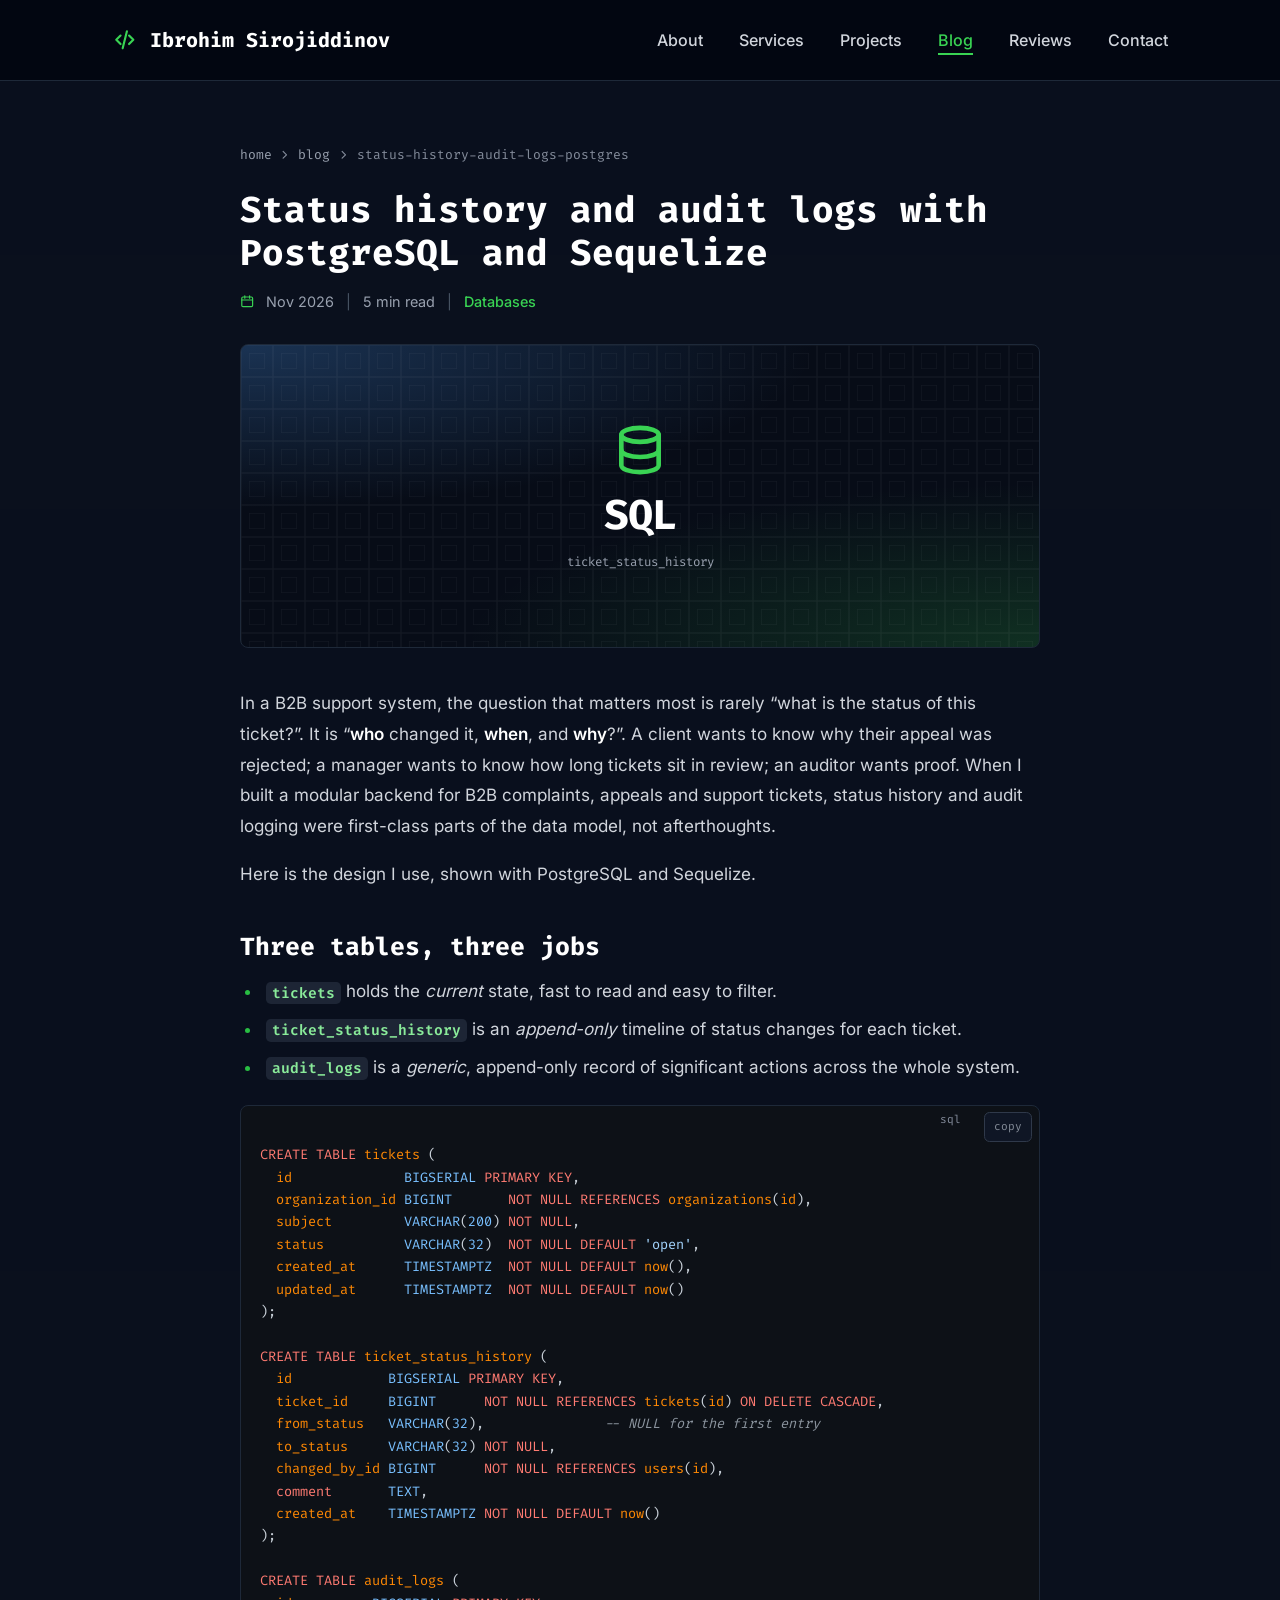
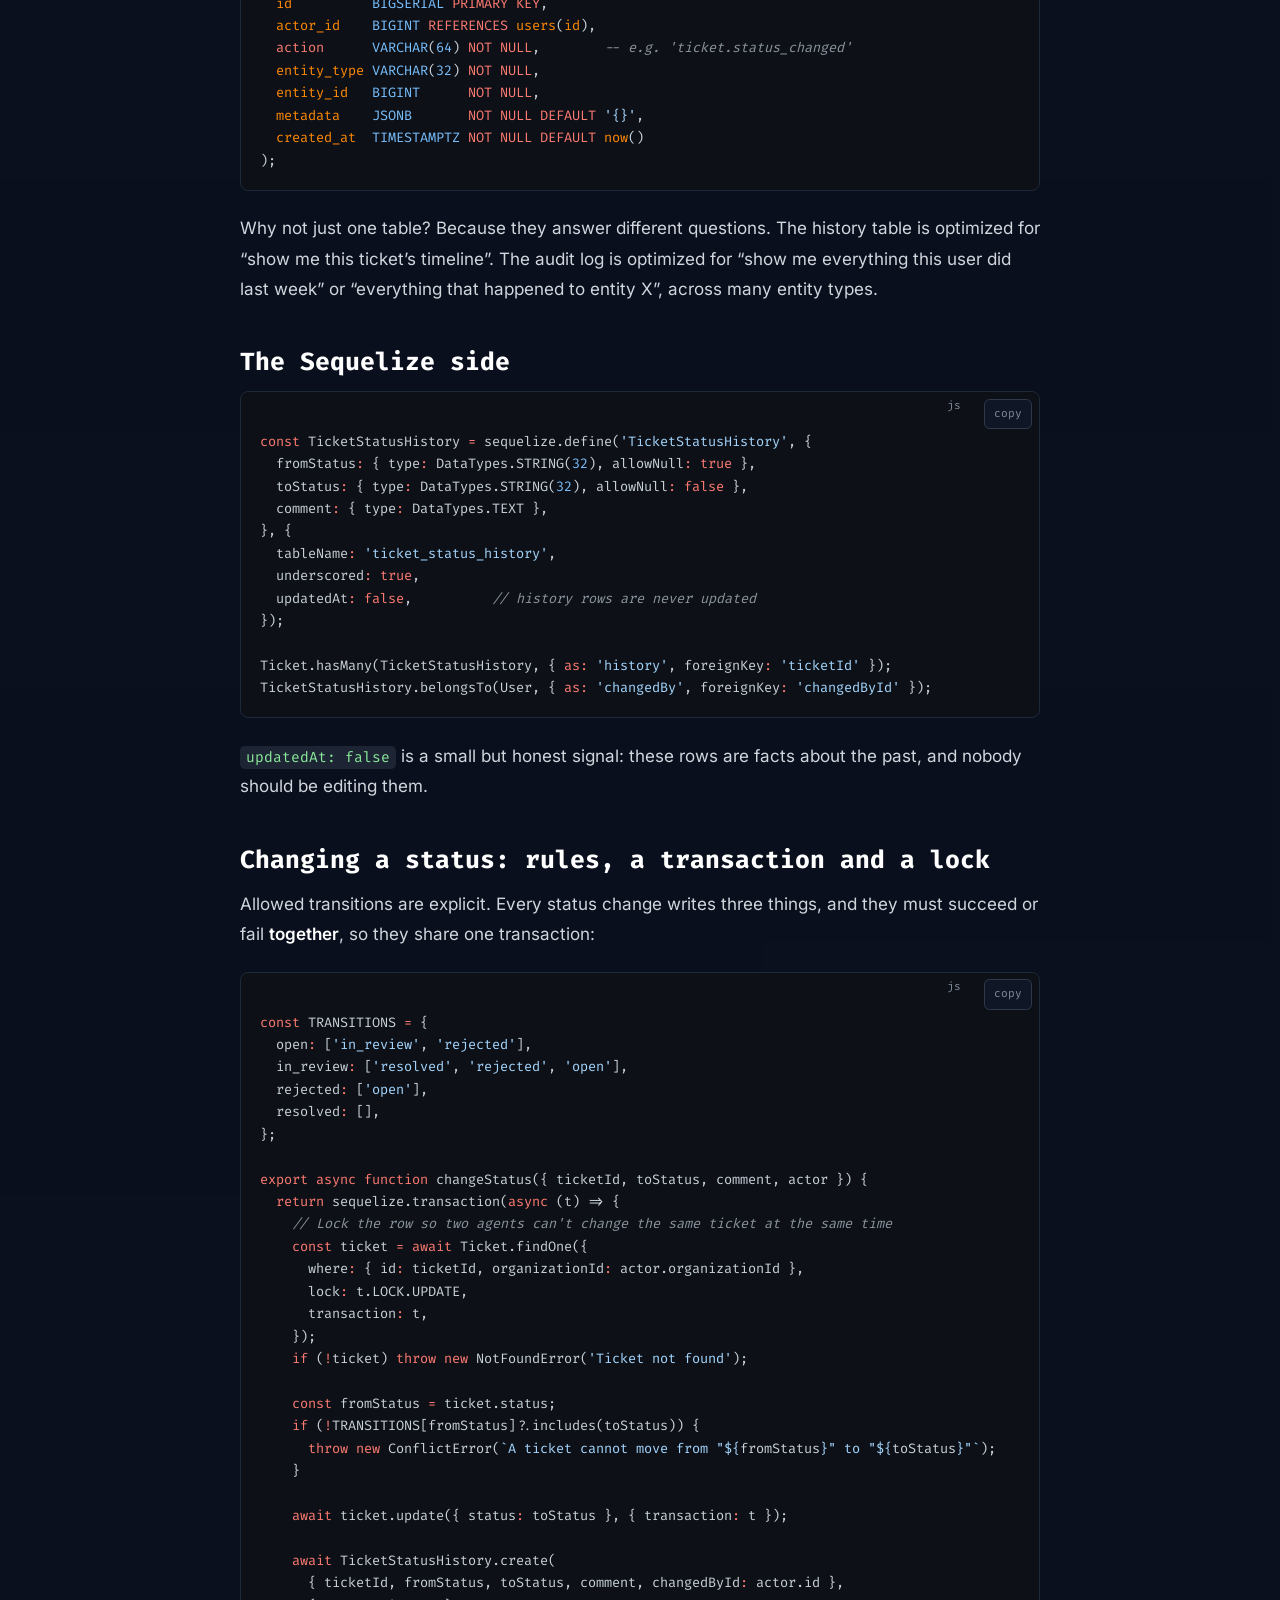
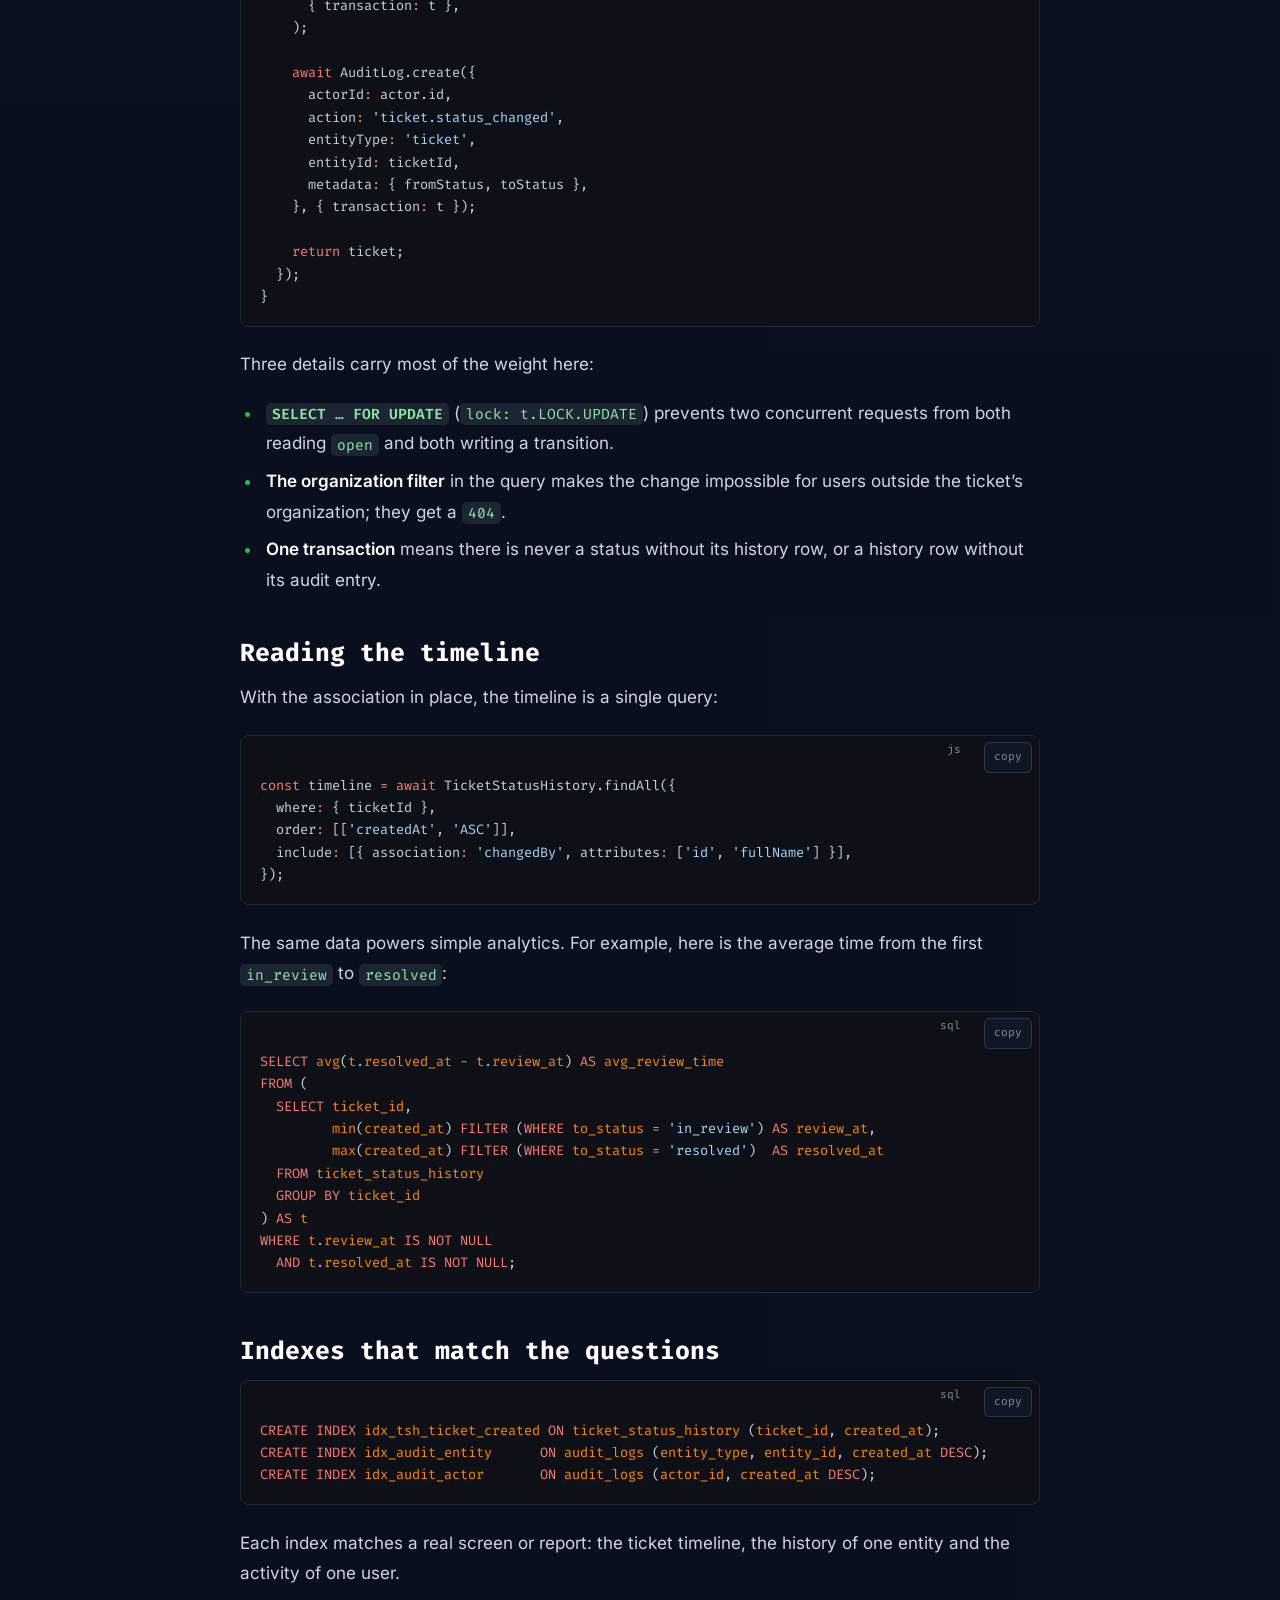
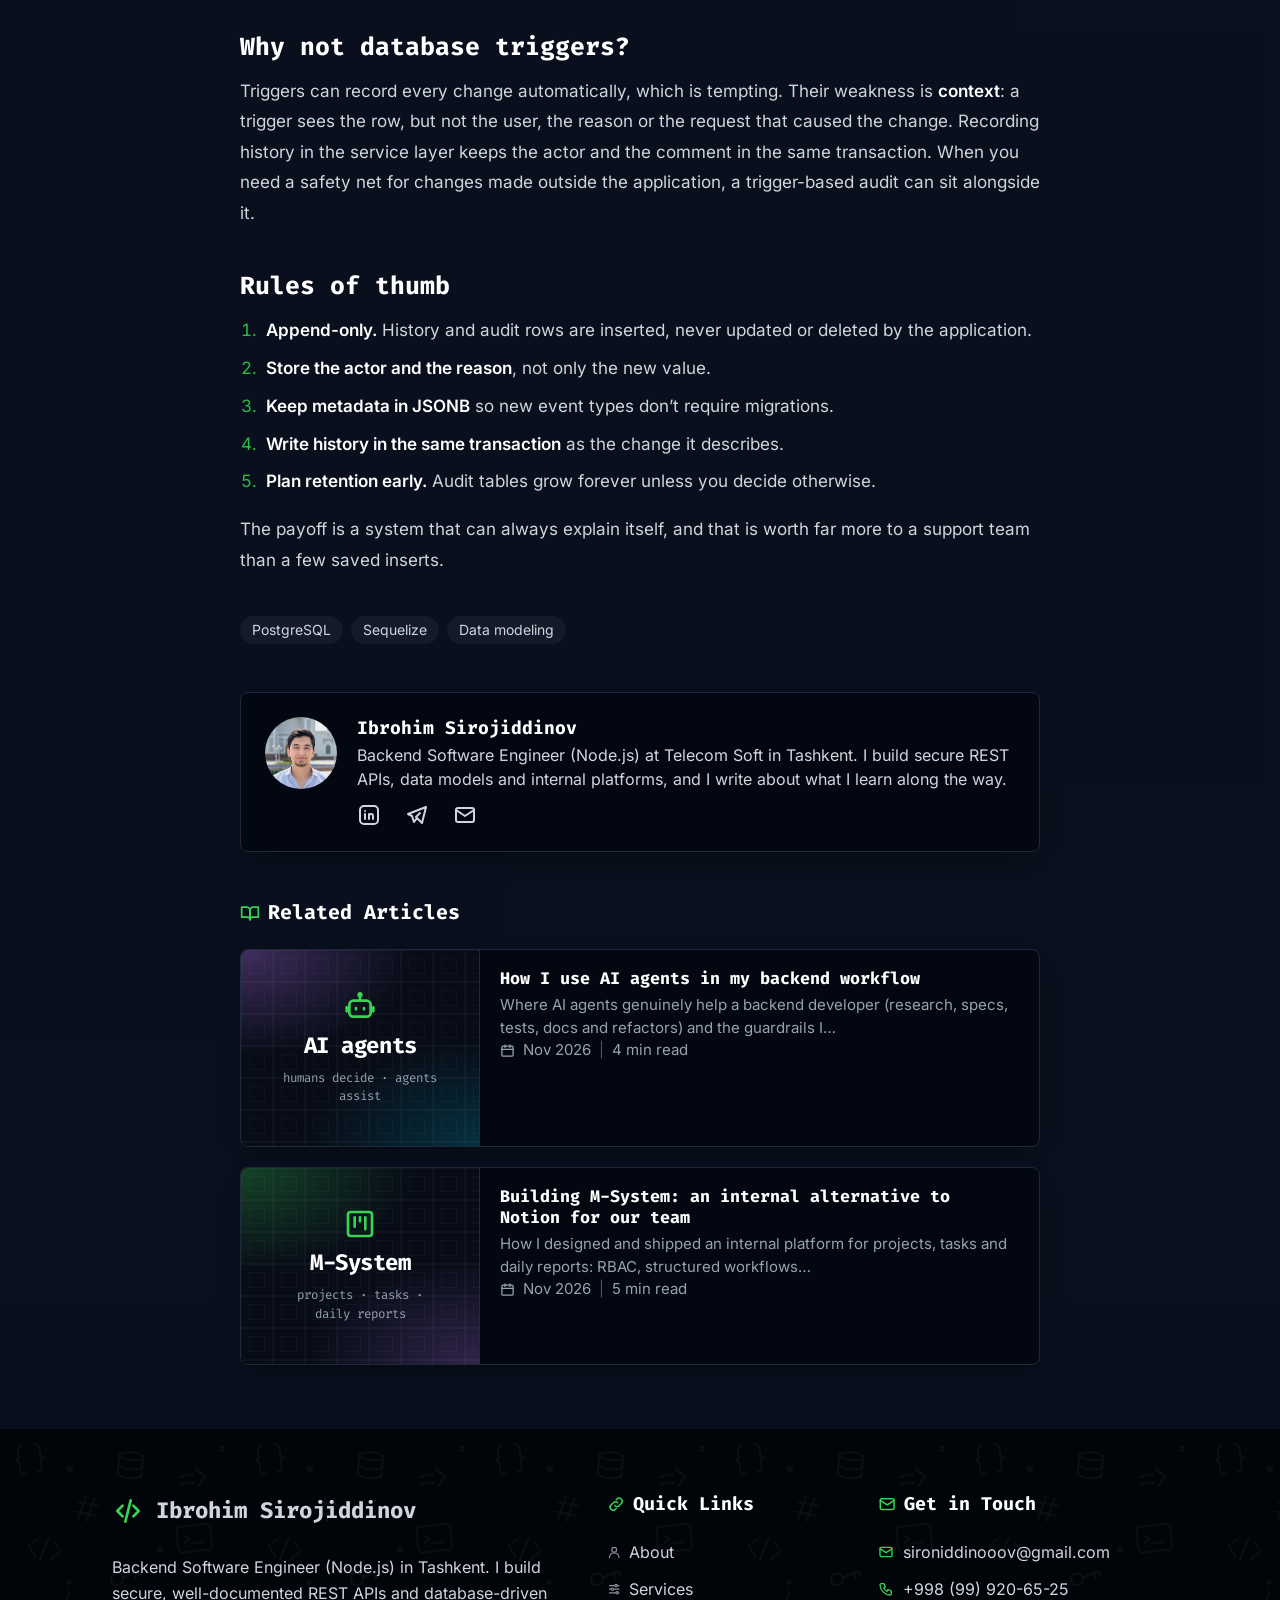
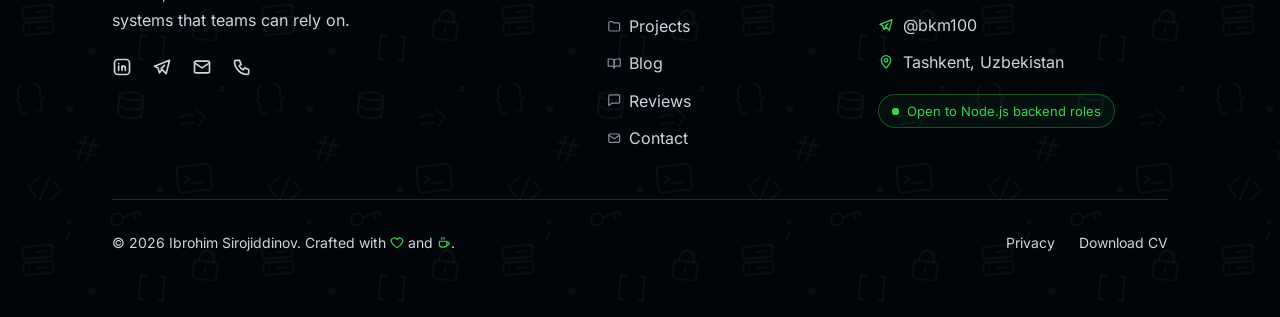
<file: posts/status-history-audit-logs-postgres.html>
<!DOCTYPE html>
<html lang="en" class="no-js">
<head>
  <meta charset="utf-8">
  <meta name="viewport" content="width=device-width, initial-scale=1, viewport-fit=cover">
  <title>Status history and audit logs with PostgreSQL and Sequelize · Ibrohim Sirojiddinov</title>
  <meta name="description" content="Modelling a ticket workflow that can always answer “who changed what, and when”: append-only history tables, audit logs, allowed status transitions and transactions with row locks.">
  <meta name="author" content="Ibrohim Sirojiddinov">
  <meta name="theme-color" content="#030712">
  <meta name="color-scheme" content="dark">

  <meta property="og:type" content="article">
  <meta property="og:site_name" content="Ibrohim Sirojiddinov">
  <meta property="og:title" content="Status history and audit logs with PostgreSQL and Sequelize">
  <meta property="og:description" content="Modelling a ticket workflow that can always answer “who changed what, and when”: append-only history tables, audit logs, allowed status transitions and transactions with row locks.">
  <meta property="og:url" content="https://ibrohim-sirojiddinov.vercel.app/posts/status-history-audit-logs-postgres">
  <meta property="og:image" content="https://ibrohim-sirojiddinov.vercel.app/assets/img/og-image.png">
  <meta property="og:image:width" content="1200">
  <meta property="og:image:height" content="630">
  <meta property="og:image:alt" content="Ibrohim Sirojiddinov, Backend Software Engineer (Node.js), Tashkent">
  <meta name="twitter:card" content="summary_large_image">

  <link rel="icon" href="../assets/img/favicon.svg" type="image/svg+xml">
  <link rel="apple-touch-icon" href="../assets/img/apple-touch-icon.png">
  <link rel="preload" href="../assets/fonts/inter-latin-wght-normal.woff2" as="font" type="font/woff2" crossorigin>
  <link rel="preload" href="../assets/fonts/fira-code-latin-wght-normal.woff2" as="font" type="font/woff2" crossorigin>
  <link rel="stylesheet" href="../assets/css/style.css">
  <script>document.documentElement.classList.replace('no-js', 'js');</script>
  <script src="../assets/js/main.js" defer onerror="document.documentElement.classList.replace('js', 'no-js')"></script>
  <script type="application/ld+json">
  {
    "@context": "https://schema.org",
    "@type": "BlogPosting",
    "headline": "Status history and audit logs with PostgreSQL and Sequelize",
    "description": "Modelling a ticket workflow that can always answer \u201cwho changed what, and when\u201d: append-only history tables, audit logs, allowed status transitions and transactions with row locks.",
    "datePublished": "2026-11-06",
    "dateModified": "2026-11-06",
    "author": { "@type": "Person", "name": "Ibrohim Sirojiddinov", "url": "https://ibrohim-sirojiddinov.vercel.app/" },
    "image": "https://ibrohim-sirojiddinov.vercel.app/assets/img/og-image.png",
    "mainEntityOfPage": "https://ibrohim-sirojiddinov.vercel.app/posts/status-history-audit-logs-postgres",
    "keywords": "PostgreSQL, Sequelize, Data modeling"
  }
  </script>
</head>
<body>
  <svg class="sprite" aria-hidden="true" focusable="false" xmlns="http://www.w3.org/2000/svg"><symbol id="i-arrow-up" viewBox="0 0 24 24"><path d="M12 19V5"/><path d="m6 11 6-6 6 6"/></symbol><symbol id="i-book" viewBox="0 0 24 24"><path d="M2 5h6a4 4 0 0 1 4 4v11a3 3 0 0 0-3-3H2z"/><path d="M22 5h-6a4 4 0 0 0-4 4v11a3 3 0 0 1 3-3h7z"/></symbol><symbol id="i-bot" viewBox="0 0 24 24"><rect x="4" y="8" width="16" height="12" rx="3"/><path d="M12 4.5V8"/><circle cx="12" cy="3.5" r="1"/><path d="M9 13.5v1M15 13.5v1"/><path d="M2 13v3M22 13v3"/></symbol><symbol id="i-calendar" viewBox="0 0 24 24"><rect x="3" y="5" width="18" height="16" rx="2"/><path d="M16 3v4M8 3v4M3 10h18"/></symbol><symbol id="i-check-circle" viewBox="0 0 24 24"><circle cx="12" cy="12" r="9"/><path d="m8 12 3 3 5-6"/></symbol><symbol id="i-chevron-right" viewBox="0 0 24 24"><path d="m9 6 6 6-6 6"/></symbol><symbol id="i-code" viewBox="0 0 24 24"><path d="m8 8-4 4 4 4"/><path d="m16 8 4 4-4 4"/><path d="m14 4-4 16"/></symbol><symbol id="i-coffee" viewBox="0 0 24 24"><path d="M4 9h13v5a5 5 0 0 1-5 5H9a5 5 0 0 1-5-5z"/><path d="M17 10.5h1.5a2.5 2.5 0 0 1 0 5H17"/><path d="M8 2.5v3M12 2.5v3"/></symbol><symbol id="i-database" viewBox="0 0 24 24"><ellipse cx="12" cy="5.5" rx="8" ry="3"/><path d="M4 5.5v6.5c0 1.7 3.6 3 8 3s8-1.3 8-3V5.5"/><path d="M4 12v6.5c0 1.7 3.6 3 8 3s8-1.3 8-3V12"/></symbol><symbol id="i-folder" viewBox="0 0 24 24"><path d="M3 6.5a2 2 0 0 1 2-2h4l2 2h8a2 2 0 0 1 2 2V18a2 2 0 0 1-2 2H5a2 2 0 0 1-2-2z"/></symbol><symbol id="i-heart" viewBox="0 0 24 24"><path d="M12 20s-7.5-4.6-9.3-9.4A5 5 0 0 1 12 6.2a5 5 0 0 1 9.3 4.4C19.5 15.4 12 20 12 20z"/></symbol><symbol id="i-kanban" viewBox="0 0 24 24"><rect x="3" y="3" width="18" height="18" rx="2"/><path d="M8 7v7M12 7v3M16 7v9"/></symbol><symbol id="i-link" viewBox="0 0 24 24"><path d="M10 14a4 4 0 0 0 5.7 0l3-3a4 4 0 0 0-5.7-5.7l-1 1"/><path d="M14 10a4 4 0 0 0-5.7 0l-3 3a4 4 0 0 0 5.7 5.7l1-1"/></symbol><symbol id="i-linkedin" viewBox="0 0 24 24"><path d="M8 11v5"/><path d="M8 8v.01"/><path d="M12 16v-5"/><path d="M16 16v-3a2 2 0 1 0-4 0"/><path d="M3 7a4 4 0 0 1 4-4h10a4 4 0 0 1 4 4v10a4 4 0 0 1-4 4H7a4 4 0 0 1-4-4z"/></symbol><symbol id="i-mail" viewBox="0 0 24 24"><rect x="3" y="5" width="18" height="14" rx="2"/><path d="m3 7 9 6 9-6"/></symbol><symbol id="i-menu" viewBox="0 0 24 24"><path d="M4 7h16M4 12h16M4 17h16"/></symbol><symbol id="i-message" viewBox="0 0 24 24"><path d="M21 15a2 2 0 0 1-2 2H8l-5 4V5a2 2 0 0 1 2-2h14a2 2 0 0 1 2 2z"/></symbol><symbol id="i-phone" viewBox="0 0 24 24"><path d="M5 4h4l2 5-2.5 1.5a11 11 0 0 0 5 5L15 13l5 2v4a2 2 0 0 1-2 2A16 16 0 0 1 3 6a2 2 0 0 1 2-2"/></symbol><symbol id="i-pin" viewBox="0 0 24 24"><path d="M12 21s-7-6.2-7-11.5a7 7 0 0 1 14 0C19 14.8 12 21 12 21z"/><circle cx="12" cy="9.5" r="2.5"/></symbol><symbol id="i-sliders" viewBox="0 0 24 24"><path d="M4 6h9M17 6h3M4 12h3M11 12h9M4 18h11M19 18h1"/><circle cx="15" cy="6" r="2"/><circle cx="9" cy="12" r="2"/><circle cx="17" cy="18" r="2"/></symbol><symbol id="i-telegram" viewBox="0 0 24 24"><path d="m15 10-4 4 6 6 4-16-18 7 4 2 2 6 3-4"/></symbol><symbol id="i-user" viewBox="0 0 24 24"><circle cx="12" cy="8" r="4"/><path d="M4 21a8 8 0 0 1 16 0"/></symbol><symbol id="i-x" viewBox="0 0 24 24"><path d="M6 6l12 12M18 6 6 18"/></symbol></svg>
  <a class="skip-link" href="#main">Skip to content</a>
  <div class="read-progress" data-read-progress aria-hidden="true"></div>

  <header class="site-header" data-header>
    <div class="container">
      <nav class="nav" aria-label="Main">
        <a class="brand" href="../index.html"><svg class="icon led-glow" aria-hidden="true" focusable="false"><use href="#i-code"/></svg><span>Ibrohim Sirojiddinov</span></a>
        <ul class="nav-links">
          <li><a class="nav-link" href="../about.html">About</a></li>
          <li><a class="nav-link" href="../services.html">Services</a></li>
          <li><a class="nav-link" href="../projects.html">Projects</a></li>
          <li><a class="nav-link" href="../blog.html" aria-current="page">Blog</a></li>
          <li><a class="nav-link" href="../reviews.html">Reviews</a></li>
          <li><a class="nav-link" href="../contact.html">Contact</a></li>
        </ul>
        <button class="menu-toggle" type="button" data-menu-toggle aria-expanded="false" aria-controls="mobile-menu" aria-label="Open menu"><svg class="icon icon-open" aria-hidden="true" focusable="false"><use href="#i-menu"/></svg><svg class="icon icon-close" aria-hidden="true" focusable="false"><use href="#i-x"/></svg></button>
      </nav>
    </div>
    <nav class="mobile-menu" id="mobile-menu" data-menu aria-label="Mobile">
      <a href="../about.html"><svg class="icon" aria-hidden="true" focusable="false"><use href="#i-user"/></svg>About</a>
      <a href="../services.html"><svg class="icon" aria-hidden="true" focusable="false"><use href="#i-sliders"/></svg>Services</a>
      <a href="../projects.html"><svg class="icon" aria-hidden="true" focusable="false"><use href="#i-folder"/></svg>Projects</a>
      <a href="../blog.html" aria-current="page"><svg class="icon" aria-hidden="true" focusable="false"><use href="#i-book"/></svg>Blog</a>
      <a href="../reviews.html"><svg class="icon" aria-hidden="true" focusable="false"><use href="#i-message"/></svg>Reviews</a>
      <a href="../contact.html"><svg class="icon" aria-hidden="true" focusable="false"><use href="#i-mail"/></svg>Contact</a>
    </nav>
  </header>

  <main id="main">

    <div class="page">
      <section class="page-section">
        <div class="container">
          <article class="post-wrap" data-article aria-labelledby="post-title">
            <nav class="breadcrumbs" aria-label="Breadcrumb">
              <a href="../index.html">home</a><svg class="icon" aria-hidden="true" focusable="false"><use href="#i-chevron-right"/></svg><a href="../blog.html">blog</a><svg class="icon" aria-hidden="true" focusable="false"><use href="#i-chevron-right"/></svg><span aria-current="page">status-history-audit-logs-postgres</span>
            </nav>
            <header class="post-head">
              <h1 id="post-title" data-animate>Status history and audit logs with PostgreSQL and Sequelize</h1>
              <p class="post-info" data-animate style="--delay:.1s"><svg class="icon" aria-hidden="true" focusable="false"><use href="#i-calendar"/></svg><time datetime="2026-11-06">Nov 2026</time><span class="sep">|</span><span>5 min read</span><span class="sep">|</span><a class="link-arrow" href="../blog.html#databases">Databases</a></p>
            </header>

            <div class="cover post-hero" style="--c1:rgb(81 162 255 / .26);--c2:rgb(57 211 83 / .18)" aria-hidden="true">
  <div class="cover-type"><svg class="icon led-glow" aria-hidden="true" focusable="false"><use href="#i-database"/></svg><strong>SQL</strong><small>ticket_status_history</small></div>
</div>

            <div class="prose">
<p>In a B2B support system, the question that matters most is rarely &ldquo;what is the status of this ticket?&rdquo;. It is &ldquo;<strong>who</strong> changed it, <strong>when</strong>, and <strong>why</strong>?&rdquo;. A client wants to know why their appeal was rejected; a manager wants to know how long tickets sit in review; an auditor wants proof. When I built a modular backend for B2B complaints, appeals and support tickets, status history and audit logging were first-class parts of the data model, not afterthoughts.</p>
<p>Here is the design I use, shown with PostgreSQL and Sequelize.</p>
<h2>Three tables, three jobs</h2>
<ul>
<li><strong><code>tickets</code></strong> holds the <em>current</em> state, fast to read and easy to filter.</li>
<li><strong><code>ticket_status_history</code></strong> is an <em>append-only</em> timeline of status changes for each ticket.</li>
<li><strong><code>audit_logs</code></strong> is a <em>generic</em>, append-only record of significant actions across the whole system.</li>
</ul>
<div class="code-block"><span class="code-lang">sql</span><pre class="hl" tabindex="0"><code><span class="k">CREATE</span><span class="w"> </span><span class="k">TABLE</span><span class="w"> </span><span class="n">tickets</span><span class="w"> </span><span class="p">(</span>
<span class="w">  </span><span class="n">id</span><span class="w">              </span><span class="nb">BIGSERIAL</span><span class="w"> </span><span class="k">PRIMARY</span><span class="w"> </span><span class="k">KEY</span><span class="p">,</span>
<span class="w">  </span><span class="n">organization_id</span><span class="w"> </span><span class="nb">BIGINT</span><span class="w">       </span><span class="k">NOT</span><span class="w"> </span><span class="k">NULL</span><span class="w"> </span><span class="k">REFERENCES</span><span class="w"> </span><span class="n">organizations</span><span class="p">(</span><span class="n">id</span><span class="p">),</span>
<span class="w">  </span><span class="n">subject</span><span class="w">         </span><span class="nb">VARCHAR</span><span class="p">(</span><span class="mf">200</span><span class="p">)</span><span class="w"> </span><span class="k">NOT</span><span class="w"> </span><span class="k">NULL</span><span class="p">,</span>
<span class="w">  </span><span class="n">status</span><span class="w">          </span><span class="nb">VARCHAR</span><span class="p">(</span><span class="mf">32</span><span class="p">)</span><span class="w">  </span><span class="k">NOT</span><span class="w"> </span><span class="k">NULL</span><span class="w"> </span><span class="k">DEFAULT</span><span class="w"> </span><span class="s1">'open'</span><span class="p">,</span>
<span class="w">  </span><span class="n">created_at</span><span class="w">      </span><span class="nb">TIMESTAMPTZ</span><span class="w">  </span><span class="k">NOT</span><span class="w"> </span><span class="k">NULL</span><span class="w"> </span><span class="k">DEFAULT</span><span class="w"> </span><span class="n">now</span><span class="p">(),</span>
<span class="w">  </span><span class="n">updated_at</span><span class="w">      </span><span class="nb">TIMESTAMPTZ</span><span class="w">  </span><span class="k">NOT</span><span class="w"> </span><span class="k">NULL</span><span class="w"> </span><span class="k">DEFAULT</span><span class="w"> </span><span class="n">now</span><span class="p">()</span>
<span class="p">);</span>

<span class="k">CREATE</span><span class="w"> </span><span class="k">TABLE</span><span class="w"> </span><span class="n">ticket_status_history</span><span class="w"> </span><span class="p">(</span>
<span class="w">  </span><span class="n">id</span><span class="w">            </span><span class="nb">BIGSERIAL</span><span class="w"> </span><span class="k">PRIMARY</span><span class="w"> </span><span class="k">KEY</span><span class="p">,</span>
<span class="w">  </span><span class="n">ticket_id</span><span class="w">     </span><span class="nb">BIGINT</span><span class="w">      </span><span class="k">NOT</span><span class="w"> </span><span class="k">NULL</span><span class="w"> </span><span class="k">REFERENCES</span><span class="w"> </span><span class="n">tickets</span><span class="p">(</span><span class="n">id</span><span class="p">)</span><span class="w"> </span><span class="k">ON</span><span class="w"> </span><span class="k">DELETE</span><span class="w"> </span><span class="k">CASCADE</span><span class="p">,</span>
<span class="w">  </span><span class="n">from_status</span><span class="w">   </span><span class="nb">VARCHAR</span><span class="p">(</span><span class="mf">32</span><span class="p">),</span><span class="w">               </span><span class="c1">-- NULL for the first entry</span>
<span class="w">  </span><span class="n">to_status</span><span class="w">     </span><span class="nb">VARCHAR</span><span class="p">(</span><span class="mf">32</span><span class="p">)</span><span class="w"> </span><span class="k">NOT</span><span class="w"> </span><span class="k">NULL</span><span class="p">,</span>
<span class="w">  </span><span class="n">changed_by_id</span><span class="w"> </span><span class="nb">BIGINT</span><span class="w">      </span><span class="k">NOT</span><span class="w"> </span><span class="k">NULL</span><span class="w"> </span><span class="k">REFERENCES</span><span class="w"> </span><span class="n">users</span><span class="p">(</span><span class="n">id</span><span class="p">),</span>
<span class="w">  </span><span class="k">comment</span><span class="w">       </span><span class="nb">TEXT</span><span class="p">,</span>
<span class="w">  </span><span class="n">created_at</span><span class="w">    </span><span class="nb">TIMESTAMPTZ</span><span class="w"> </span><span class="k">NOT</span><span class="w"> </span><span class="k">NULL</span><span class="w"> </span><span class="k">DEFAULT</span><span class="w"> </span><span class="n">now</span><span class="p">()</span>
<span class="p">);</span>

<span class="k">CREATE</span><span class="w"> </span><span class="k">TABLE</span><span class="w"> </span><span class="n">audit_logs</span><span class="w"> </span><span class="p">(</span>
<span class="w">  </span><span class="n">id</span><span class="w">          </span><span class="nb">BIGSERIAL</span><span class="w"> </span><span class="k">PRIMARY</span><span class="w"> </span><span class="k">KEY</span><span class="p">,</span>
<span class="w">  </span><span class="n">actor_id</span><span class="w">    </span><span class="nb">BIGINT</span><span class="w"> </span><span class="k">REFERENCES</span><span class="w"> </span><span class="n">users</span><span class="p">(</span><span class="n">id</span><span class="p">),</span>
<span class="w">  </span><span class="k">action</span><span class="w">      </span><span class="nb">VARCHAR</span><span class="p">(</span><span class="mf">64</span><span class="p">)</span><span class="w"> </span><span class="k">NOT</span><span class="w"> </span><span class="k">NULL</span><span class="p">,</span><span class="w">        </span><span class="c1">-- e.g. 'ticket.status_changed'</span>
<span class="w">  </span><span class="n">entity_type</span><span class="w"> </span><span class="nb">VARCHAR</span><span class="p">(</span><span class="mf">32</span><span class="p">)</span><span class="w"> </span><span class="k">NOT</span><span class="w"> </span><span class="k">NULL</span><span class="p">,</span>
<span class="w">  </span><span class="n">entity_id</span><span class="w">   </span><span class="nb">BIGINT</span><span class="w">      </span><span class="k">NOT</span><span class="w"> </span><span class="k">NULL</span><span class="p">,</span>
<span class="w">  </span><span class="n">metadata</span><span class="w">    </span><span class="nb">JSONB</span><span class="w">       </span><span class="k">NOT</span><span class="w"> </span><span class="k">NULL</span><span class="w"> </span><span class="k">DEFAULT</span><span class="w"> </span><span class="s1">'{}'</span><span class="p">,</span>
<span class="w">  </span><span class="n">created_at</span><span class="w">  </span><span class="nb">TIMESTAMPTZ</span><span class="w"> </span><span class="k">NOT</span><span class="w"> </span><span class="k">NULL</span><span class="w"> </span><span class="k">DEFAULT</span><span class="w"> </span><span class="n">now</span><span class="p">()</span>
<span class="p">);</span></code></pre></div>
<p>Why not just one table? Because they answer different questions. The history table is optimized for &ldquo;show me this ticket&rsquo;s timeline&rdquo;. The audit log is optimized for &ldquo;show me everything this user did last week&rdquo; or &ldquo;everything that happened to entity X&rdquo;, across many entity types.</p>
<h2>The Sequelize side</h2>
<div class="code-block"><span class="code-lang">js</span><pre class="hl" tabindex="0"><code><span class="kd">const</span><span class="w"> </span><span class="nx">TicketStatusHistory</span><span class="w"> </span><span class="o">=</span><span class="w"> </span><span class="nx">sequelize</span><span class="p">.</span><span class="nx">define</span><span class="p">(</span><span class="s1">'TicketStatusHistory'</span><span class="p">,</span><span class="w"> </span><span class="p">{</span>
<span class="w">  </span><span class="nx">fromStatus</span><span class="o">:</span><span class="w"> </span><span class="p">{</span><span class="w"> </span><span class="nx">type</span><span class="o">:</span><span class="w"> </span><span class="nx">DataTypes</span><span class="p">.</span><span class="nx">STRING</span><span class="p">(</span><span class="mf">32</span><span class="p">),</span><span class="w"> </span><span class="nx">allowNull</span><span class="o">:</span><span class="w"> </span><span class="kc">true</span><span class="w"> </span><span class="p">},</span>
<span class="w">  </span><span class="nx">toStatus</span><span class="o">:</span><span class="w"> </span><span class="p">{</span><span class="w"> </span><span class="nx">type</span><span class="o">:</span><span class="w"> </span><span class="nx">DataTypes</span><span class="p">.</span><span class="nx">STRING</span><span class="p">(</span><span class="mf">32</span><span class="p">),</span><span class="w"> </span><span class="nx">allowNull</span><span class="o">:</span><span class="w"> </span><span class="kc">false</span><span class="w"> </span><span class="p">},</span>
<span class="w">  </span><span class="nx">comment</span><span class="o">:</span><span class="w"> </span><span class="p">{</span><span class="w"> </span><span class="nx">type</span><span class="o">:</span><span class="w"> </span><span class="nx">DataTypes</span><span class="p">.</span><span class="nx">TEXT</span><span class="w"> </span><span class="p">},</span>
<span class="p">},</span><span class="w"> </span><span class="p">{</span>
<span class="w">  </span><span class="nx">tableName</span><span class="o">:</span><span class="w"> </span><span class="s1">'ticket_status_history'</span><span class="p">,</span>
<span class="w">  </span><span class="nx">underscored</span><span class="o">:</span><span class="w"> </span><span class="kc">true</span><span class="p">,</span>
<span class="w">  </span><span class="nx">updatedAt</span><span class="o">:</span><span class="w"> </span><span class="kc">false</span><span class="p">,</span><span class="w">          </span><span class="c1">// history rows are never updated</span>
<span class="p">});</span>

<span class="nx">Ticket</span><span class="p">.</span><span class="nx">hasMany</span><span class="p">(</span><span class="nx">TicketStatusHistory</span><span class="p">,</span><span class="w"> </span><span class="p">{</span><span class="w"> </span><span class="kr">as</span><span class="o">:</span><span class="w"> </span><span class="s1">'history'</span><span class="p">,</span><span class="w"> </span><span class="nx">foreignKey</span><span class="o">:</span><span class="w"> </span><span class="s1">'ticketId'</span><span class="w"> </span><span class="p">});</span>
<span class="nx">TicketStatusHistory</span><span class="p">.</span><span class="nx">belongsTo</span><span class="p">(</span><span class="nx">User</span><span class="p">,</span><span class="w"> </span><span class="p">{</span><span class="w"> </span><span class="kr">as</span><span class="o">:</span><span class="w"> </span><span class="s1">'changedBy'</span><span class="p">,</span><span class="w"> </span><span class="nx">foreignKey</span><span class="o">:</span><span class="w"> </span><span class="s1">'changedById'</span><span class="w"> </span><span class="p">});</span></code></pre></div>
<p><code>updatedAt: false</code> is a small but honest signal: these rows are facts about the past, and nobody should be editing them.</p>
<h2>Changing a status: rules, a transaction and a lock</h2>
<p>Allowed transitions are explicit. Every status change writes three things, and they must succeed or fail <strong>together</strong>, so they share one transaction:</p>
<div class="code-block"><span class="code-lang">js</span><pre class="hl" tabindex="0"><code><span class="kd">const</span><span class="w"> </span><span class="nx">TRANSITIONS</span><span class="w"> </span><span class="o">=</span><span class="w"> </span><span class="p">{</span>
<span class="w">  </span><span class="nx">open</span><span class="o">:</span><span class="w"> </span><span class="p">[</span><span class="s1">'in_review'</span><span class="p">,</span><span class="w"> </span><span class="s1">'rejected'</span><span class="p">],</span>
<span class="w">  </span><span class="nx">in_review</span><span class="o">:</span><span class="w"> </span><span class="p">[</span><span class="s1">'resolved'</span><span class="p">,</span><span class="w"> </span><span class="s1">'rejected'</span><span class="p">,</span><span class="w"> </span><span class="s1">'open'</span><span class="p">],</span>
<span class="w">  </span><span class="nx">rejected</span><span class="o">:</span><span class="w"> </span><span class="p">[</span><span class="s1">'open'</span><span class="p">],</span>
<span class="w">  </span><span class="nx">resolved</span><span class="o">:</span><span class="w"> </span><span class="p">[],</span>
<span class="p">};</span>

<span class="k">export</span><span class="w"> </span><span class="k">async</span><span class="w"> </span><span class="kd">function</span><span class="w"> </span><span class="nx">changeStatus</span><span class="p">({</span><span class="w"> </span><span class="nx">ticketId</span><span class="p">,</span><span class="w"> </span><span class="nx">toStatus</span><span class="p">,</span><span class="w"> </span><span class="nx">comment</span><span class="p">,</span><span class="w"> </span><span class="nx">actor</span><span class="w"> </span><span class="p">})</span><span class="w"> </span><span class="p">{</span>
<span class="w">  </span><span class="k">return</span><span class="w"> </span><span class="nx">sequelize</span><span class="p">.</span><span class="nx">transaction</span><span class="p">(</span><span class="k">async</span><span class="w"> </span><span class="p">(</span><span class="nx">t</span><span class="p">)</span><span class="w"> </span><span class="p">=&gt;</span><span class="w"> </span><span class="p">{</span>
<span class="w">    </span><span class="c1">// Lock the row so two agents can't change the same ticket at the same time</span>
<span class="w">    </span><span class="kd">const</span><span class="w"> </span><span class="nx">ticket</span><span class="w"> </span><span class="o">=</span><span class="w"> </span><span class="k">await</span><span class="w"> </span><span class="nx">Ticket</span><span class="p">.</span><span class="nx">findOne</span><span class="p">({</span>
<span class="w">      </span><span class="nx">where</span><span class="o">:</span><span class="w"> </span><span class="p">{</span><span class="w"> </span><span class="nx">id</span><span class="o">:</span><span class="w"> </span><span class="nx">ticketId</span><span class="p">,</span><span class="w"> </span><span class="nx">organizationId</span><span class="o">:</span><span class="w"> </span><span class="nx">actor</span><span class="p">.</span><span class="nx">organizationId</span><span class="w"> </span><span class="p">},</span>
<span class="w">      </span><span class="nx">lock</span><span class="o">:</span><span class="w"> </span><span class="nx">t</span><span class="p">.</span><span class="nx">LOCK</span><span class="p">.</span><span class="nx">UPDATE</span><span class="p">,</span>
<span class="w">      </span><span class="nx">transaction</span><span class="o">:</span><span class="w"> </span><span class="nx">t</span><span class="p">,</span>
<span class="w">    </span><span class="p">});</span>
<span class="w">    </span><span class="k">if</span><span class="w"> </span><span class="p">(</span><span class="o">!</span><span class="nx">ticket</span><span class="p">)</span><span class="w"> </span><span class="k">throw</span><span class="w"> </span><span class="ow">new</span><span class="w"> </span><span class="nx">NotFoundError</span><span class="p">(</span><span class="s1">'Ticket not found'</span><span class="p">);</span>

<span class="w">    </span><span class="kd">const</span><span class="w"> </span><span class="nx">fromStatus</span><span class="w"> </span><span class="o">=</span><span class="w"> </span><span class="nx">ticket</span><span class="p">.</span><span class="nx">status</span><span class="p">;</span>
<span class="w">    </span><span class="k">if</span><span class="w"> </span><span class="p">(</span><span class="o">!</span><span class="nx">TRANSITIONS</span><span class="p">[</span><span class="nx">fromStatus</span><span class="p">]</span><span class="o">?</span><span class="p">.</span><span class="nx">includes</span><span class="p">(</span><span class="nx">toStatus</span><span class="p">))</span><span class="w"> </span><span class="p">{</span>
<span class="w">      </span><span class="k">throw</span><span class="w"> </span><span class="ow">new</span><span class="w"> </span><span class="nx">ConflictError</span><span class="p">(</span><span class="sb">`A ticket cannot move from "</span><span class="si">${</span><span class="nx">fromStatus</span><span class="si">}</span><span class="sb">" to "</span><span class="si">${</span><span class="nx">toStatus</span><span class="si">}</span><span class="sb">"`</span><span class="p">);</span>
<span class="w">    </span><span class="p">}</span>

<span class="w">    </span><span class="k">await</span><span class="w"> </span><span class="nx">ticket</span><span class="p">.</span><span class="nx">update</span><span class="p">({</span><span class="w"> </span><span class="nx">status</span><span class="o">:</span><span class="w"> </span><span class="nx">toStatus</span><span class="w"> </span><span class="p">},</span><span class="w"> </span><span class="p">{</span><span class="w"> </span><span class="nx">transaction</span><span class="o">:</span><span class="w"> </span><span class="nx">t</span><span class="w"> </span><span class="p">});</span>

<span class="w">    </span><span class="k">await</span><span class="w"> </span><span class="nx">TicketStatusHistory</span><span class="p">.</span><span class="nx">create</span><span class="p">(</span>
<span class="w">      </span><span class="p">{</span><span class="w"> </span><span class="nx">ticketId</span><span class="p">,</span><span class="w"> </span><span class="nx">fromStatus</span><span class="p">,</span><span class="w"> </span><span class="nx">toStatus</span><span class="p">,</span><span class="w"> </span><span class="nx">comment</span><span class="p">,</span><span class="w"> </span><span class="nx">changedById</span><span class="o">:</span><span class="w"> </span><span class="nx">actor</span><span class="p">.</span><span class="nx">id</span><span class="w"> </span><span class="p">},</span>
<span class="w">      </span><span class="p">{</span><span class="w"> </span><span class="nx">transaction</span><span class="o">:</span><span class="w"> </span><span class="nx">t</span><span class="w"> </span><span class="p">},</span>
<span class="w">    </span><span class="p">);</span>

<span class="w">    </span><span class="k">await</span><span class="w"> </span><span class="nx">AuditLog</span><span class="p">.</span><span class="nx">create</span><span class="p">({</span>
<span class="w">      </span><span class="nx">actorId</span><span class="o">:</span><span class="w"> </span><span class="nx">actor</span><span class="p">.</span><span class="nx">id</span><span class="p">,</span>
<span class="w">      </span><span class="nx">action</span><span class="o">:</span><span class="w"> </span><span class="s1">'ticket.status_changed'</span><span class="p">,</span>
<span class="w">      </span><span class="nx">entityType</span><span class="o">:</span><span class="w"> </span><span class="s1">'ticket'</span><span class="p">,</span>
<span class="w">      </span><span class="nx">entityId</span><span class="o">:</span><span class="w"> </span><span class="nx">ticketId</span><span class="p">,</span>
<span class="w">      </span><span class="nx">metadata</span><span class="o">:</span><span class="w"> </span><span class="p">{</span><span class="w"> </span><span class="nx">fromStatus</span><span class="p">,</span><span class="w"> </span><span class="nx">toStatus</span><span class="w"> </span><span class="p">},</span>
<span class="w">    </span><span class="p">},</span><span class="w"> </span><span class="p">{</span><span class="w"> </span><span class="nx">transaction</span><span class="o">:</span><span class="w"> </span><span class="nx">t</span><span class="w"> </span><span class="p">});</span>

<span class="w">    </span><span class="k">return</span><span class="w"> </span><span class="nx">ticket</span><span class="p">;</span>
<span class="w">  </span><span class="p">});</span>
<span class="p">}</span></code></pre></div>
<p>Three details carry most of the weight here:</p>
<ul>
<li><strong><code>SELECT … FOR UPDATE</code></strong> (<code>lock: t.LOCK.UPDATE</code>) prevents two concurrent requests from both reading <code>open</code> and both writing a transition.</li>
<li><strong>The organization filter</strong> in the query makes the change impossible for users outside the ticket&rsquo;s organization; they get a <code>404</code>.</li>
<li><strong>One transaction</strong> means there is never a status without its history row, or a history row without its audit entry.</li>
</ul>
<h2>Reading the timeline</h2>
<p>With the association in place, the timeline is a single query:</p>
<div class="code-block"><span class="code-lang">js</span><pre class="hl" tabindex="0"><code><span class="kd">const</span><span class="w"> </span><span class="nx">timeline</span><span class="w"> </span><span class="o">=</span><span class="w"> </span><span class="k">await</span><span class="w"> </span><span class="nx">TicketStatusHistory</span><span class="p">.</span><span class="nx">findAll</span><span class="p">({</span>
<span class="w">  </span><span class="nx">where</span><span class="o">:</span><span class="w"> </span><span class="p">{</span><span class="w"> </span><span class="nx">ticketId</span><span class="w"> </span><span class="p">},</span>
<span class="w">  </span><span class="nx">order</span><span class="o">:</span><span class="w"> </span><span class="p">[[</span><span class="s1">'createdAt'</span><span class="p">,</span><span class="w"> </span><span class="s1">'ASC'</span><span class="p">]],</span>
<span class="w">  </span><span class="nx">include</span><span class="o">:</span><span class="w"> </span><span class="p">[{</span><span class="w"> </span><span class="nx">association</span><span class="o">:</span><span class="w"> </span><span class="s1">'changedBy'</span><span class="p">,</span><span class="w"> </span><span class="nx">attributes</span><span class="o">:</span><span class="w"> </span><span class="p">[</span><span class="s1">'id'</span><span class="p">,</span><span class="w"> </span><span class="s1">'fullName'</span><span class="p">]</span><span class="w"> </span><span class="p">}],</span>
<span class="p">});</span></code></pre></div>
<p>The same data powers simple analytics. For example, here is the average time from the first <code>in_review</code> to <code>resolved</code>:</p>
<div class="code-block"><span class="code-lang">sql</span><pre class="hl" tabindex="0"><code><span class="k">SELECT</span><span class="w"> </span><span class="n">avg</span><span class="p">(</span><span class="n">t</span><span class="mf">.</span><span class="n">resolved_at</span><span class="w"> </span><span class="o">-</span><span class="w"> </span><span class="n">t</span><span class="mf">.</span><span class="n">review_at</span><span class="p">)</span><span class="w"> </span><span class="k">AS</span><span class="w"> </span><span class="n">avg_review_time</span>
<span class="k">FROM</span><span class="w"> </span><span class="p">(</span>
<span class="w">  </span><span class="k">SELECT</span><span class="w"> </span><span class="n">ticket_id</span><span class="p">,</span>
<span class="w">         </span><span class="n">min</span><span class="p">(</span><span class="n">created_at</span><span class="p">)</span><span class="w"> </span><span class="k">FILTER</span><span class="w"> </span><span class="p">(</span><span class="k">WHERE</span><span class="w"> </span><span class="n">to_status</span><span class="w"> </span><span class="o">=</span><span class="w"> </span><span class="s1">'in_review'</span><span class="p">)</span><span class="w"> </span><span class="k">AS</span><span class="w"> </span><span class="n">review_at</span><span class="p">,</span>
<span class="w">         </span><span class="n">max</span><span class="p">(</span><span class="n">created_at</span><span class="p">)</span><span class="w"> </span><span class="k">FILTER</span><span class="w"> </span><span class="p">(</span><span class="k">WHERE</span><span class="w"> </span><span class="n">to_status</span><span class="w"> </span><span class="o">=</span><span class="w"> </span><span class="s1">'resolved'</span><span class="p">)</span><span class="w">  </span><span class="k">AS</span><span class="w"> </span><span class="n">resolved_at</span>
<span class="w">  </span><span class="k">FROM</span><span class="w"> </span><span class="n">ticket_status_history</span>
<span class="w">  </span><span class="k">GROUP</span><span class="w"> </span><span class="k">BY</span><span class="w"> </span><span class="n">ticket_id</span>
<span class="p">)</span><span class="w"> </span><span class="k">AS</span><span class="w"> </span><span class="n">t</span>
<span class="k">WHERE</span><span class="w"> </span><span class="n">t</span><span class="mf">.</span><span class="n">review_at</span><span class="w"> </span><span class="k">IS</span><span class="w"> </span><span class="k">NOT</span><span class="w"> </span><span class="k">NULL</span>
<span class="w">  </span><span class="k">AND</span><span class="w"> </span><span class="n">t</span><span class="mf">.</span><span class="n">resolved_at</span><span class="w"> </span><span class="k">IS</span><span class="w"> </span><span class="k">NOT</span><span class="w"> </span><span class="k">NULL</span><span class="p">;</span></code></pre></div>
<h2>Indexes that match the questions</h2>
<div class="code-block"><span class="code-lang">sql</span><pre class="hl" tabindex="0"><code><span class="k">CREATE</span><span class="w"> </span><span class="k">INDEX</span><span class="w"> </span><span class="n">idx_tsh_ticket_created</span><span class="w"> </span><span class="k">ON</span><span class="w"> </span><span class="n">ticket_status_history</span><span class="w"> </span><span class="p">(</span><span class="n">ticket_id</span><span class="p">,</span><span class="w"> </span><span class="n">created_at</span><span class="p">);</span>
<span class="k">CREATE</span><span class="w"> </span><span class="k">INDEX</span><span class="w"> </span><span class="n">idx_audit_entity</span><span class="w">      </span><span class="k">ON</span><span class="w"> </span><span class="n">audit_logs</span><span class="w"> </span><span class="p">(</span><span class="n">entity_type</span><span class="p">,</span><span class="w"> </span><span class="n">entity_id</span><span class="p">,</span><span class="w"> </span><span class="n">created_at</span><span class="w"> </span><span class="k">DESC</span><span class="p">);</span>
<span class="k">CREATE</span><span class="w"> </span><span class="k">INDEX</span><span class="w"> </span><span class="n">idx_audit_actor</span><span class="w">       </span><span class="k">ON</span><span class="w"> </span><span class="n">audit_logs</span><span class="w"> </span><span class="p">(</span><span class="n">actor_id</span><span class="p">,</span><span class="w"> </span><span class="n">created_at</span><span class="w"> </span><span class="k">DESC</span><span class="p">);</span></code></pre></div>
<p>Each index matches a real screen or report: the ticket timeline, the history of one entity and the activity of one user.</p>
<h2>Why not database triggers?</h2>
<p>Triggers can record every change automatically, which is tempting. Their weakness is <strong>context</strong>: a trigger sees the row, but not the user, the reason or the request that caused the change. Recording history in the service layer keeps the actor and the comment in the same transaction. When you need a safety net for changes made outside the application, a trigger-based audit can sit alongside it.</p>
<h2>Rules of thumb</h2>
<ol>
<li><strong>Append-only.</strong> History and audit rows are inserted, never updated or deleted by the application.</li>
<li><strong>Store the actor and the reason</strong>, not only the new value.</li>
<li><strong>Keep metadata in JSONB</strong> so new event types don&rsquo;t require migrations.</li>
<li><strong>Write history in the same transaction</strong> as the change it describes.</li>
<li><strong>Plan retention early.</strong> Audit tables grow forever unless you decide otherwise.</li>
</ol>
<p>The payoff is a system that can always explain itself, and that is worth far more to a support team than a few saved inserts.</p>
            </div>

            <div class="post-tags"><ul class="tags"><li class="tag">PostgreSQL</li><li class="tag">Sequelize</li><li class="tag">Data modeling</li></ul></div>

            <aside class="card author-box" data-animate aria-label="About the author">
              <img src="../assets/img/ibrohim.jpg" alt="" width="72" height="72" loading="lazy">
              <div>
                <h2>Ibrohim Sirojiddinov</h2>
                <p>Backend Software Engineer (Node.js) at Telecom Soft in Tashkent. I build secure REST APIs, data models and internal platforms, and I write about what I learn along the way.</p>
                <div class="socials">
                  <a href="https://www.linkedin.com/in/ibkm-dev" target="_blank" rel="noopener" aria-label="LinkedIn"><svg class="icon" aria-hidden="true" focusable="false"><use href="#i-linkedin"/></svg></a>
                  <a href="https://t.me/bkm100" target="_blank" rel="noopener" aria-label="Telegram"><svg class="icon" aria-hidden="true" focusable="false"><use href="#i-telegram"/></svg></a>
                  <a href="mailto:sironiddinooov@gmail.com" aria-label="Email"><svg class="icon" aria-hidden="true" focusable="false"><use href="#i-mail"/></svg></a>
                </div>
              </div>
            </aside>

            <section class="related" aria-labelledby="related-title">
              <h2 id="related-title"><svg class="icon led-glow" aria-hidden="true" focusable="false"><use href="#i-book"/></svg> Related Articles</h2>
              <div class="related-list">
                <a class="card card-hover related-item" href="ai-agents-backend-workflow.html" data-animate style="--delay:0.0s">
                  <div class="cover" style="--c1:rgb(194 122 255 / .3);--c2:rgb(0 211 242 / .18)" aria-hidden="true">
  <div class="cover-type"><svg class="icon led-glow" aria-hidden="true" focusable="false"><use href="#i-bot"/></svg><strong>AI agents</strong><small>humans decide · agents assist</small></div>
</div>
                  <div class="related-body">
                    <h3>How I use AI agents in my backend workflow</h3>
                    <p>Where AI agents genuinely help a backend developer (research, specs, tests, docs and refactors) and the guardrails I…</p>
                    <p class="post-date"><svg class="icon" aria-hidden="true" focusable="false"><use href="#i-calendar"/></svg><span>Nov 2026</span><span class="sep">|</span><span>4 min read</span></p>
                  </div>
                </a>
                <a class="card card-hover related-item" href="building-m-system.html" data-animate style="--delay:0.1s">
                  <div class="cover" style="--c1:rgb(57 211 83 / .28);--c2:rgb(194 122 255 / .22)" aria-hidden="true">
  <div class="cover-type"><svg class="icon led-glow" aria-hidden="true" focusable="false"><use href="#i-kanban"/></svg><strong>M-System</strong><small>projects · tasks · daily reports</small></div>
</div>
                  <div class="related-body">
                    <h3>Building M-System: an internal alternative to Notion for our team</h3>
                    <p>How I designed and shipped an internal platform for projects, tasks and daily reports: RBAC, structured workflows…</p>
                    <p class="post-date"><svg class="icon" aria-hidden="true" focusable="false"><use href="#i-calendar"/></svg><span>Nov 2026</span><span class="sep">|</span><span>5 min read</span></p>
                  </div>
                </a>
              </div>
            </section>
          </article>
        </div>
      </section>
    </div>
  </main>

  <footer class="site-footer pattern-code">
    <div class="container">
      <div class="footer-grid">
        <div class="footer-about">
          <p class="footer-brand"><svg class="icon led-glow" aria-hidden="true" focusable="false"><use href="#i-code"/></svg><span>Ibrohim Sirojiddinov</span></p>
          <p>Backend Software Engineer (Node.js) in Tashkent. I build secure, well-documented REST APIs and database-driven systems that teams can rely on.</p>
          <div class="socials">
            <a href="https://www.linkedin.com/in/ibkm-dev" target="_blank" rel="noopener" aria-label="LinkedIn"><svg class="icon" aria-hidden="true" focusable="false"><use href="#i-linkedin"/></svg></a>
            <a href="https://t.me/bkm100" target="_blank" rel="noopener" aria-label="Telegram"><svg class="icon" aria-hidden="true" focusable="false"><use href="#i-telegram"/></svg></a>
            <a href="mailto:sironiddinooov@gmail.com" aria-label="Email"><svg class="icon" aria-hidden="true" focusable="false"><use href="#i-mail"/></svg></a>
            <a href="tel:+998999206525" aria-label="Phone"><svg class="icon" aria-hidden="true" focusable="false"><use href="#i-phone"/></svg></a>
          </div>
        </div>
        <div class="footer-col">
          <h2><svg class="icon" aria-hidden="true" focusable="false"><use href="#i-link"/></svg> Quick Links</h2>
          <ul class="footer-links">
            <li><a href="../about.html"><svg class="icon" aria-hidden="true" focusable="false"><use href="#i-user"/></svg> About</a></li>
            <li><a href="../services.html"><svg class="icon" aria-hidden="true" focusable="false"><use href="#i-sliders"/></svg> Services</a></li>
            <li><a href="../projects.html"><svg class="icon" aria-hidden="true" focusable="false"><use href="#i-folder"/></svg> Projects</a></li>
            <li><a href="../blog.html"><svg class="icon" aria-hidden="true" focusable="false"><use href="#i-book"/></svg> Blog</a></li>
            <li><a href="../reviews.html"><svg class="icon" aria-hidden="true" focusable="false"><use href="#i-message"/></svg> Reviews</a></li>
            <li><a href="../contact.html"><svg class="icon" aria-hidden="true" focusable="false"><use href="#i-mail"/></svg> Contact</a></li>
          </ul>
        </div>
        <div class="footer-col">
          <h2><svg class="icon" aria-hidden="true" focusable="false"><use href="#i-mail"/></svg> Get in Touch</h2>
          <ul class="footer-contact">
            <li><svg class="icon" aria-hidden="true" focusable="false"><use href="#i-mail"/></svg><a href="mailto:sironiddinooov@gmail.com">sironiddinooov@gmail.com</a></li>
            <li><svg class="icon" aria-hidden="true" focusable="false"><use href="#i-phone"/></svg><a href="tel:+998999206525">+998 (99) 920-65-25</a></li>
            <li><svg class="icon" aria-hidden="true" focusable="false"><use href="#i-telegram"/></svg><a href="https://t.me/bkm100" target="_blank" rel="noopener">@bkm100</a></li>
            <li><svg class="icon" aria-hidden="true" focusable="false"><use href="#i-pin"/></svg><span>Tashkent, Uzbekistan</span></li>
          </ul>
          <p class="footer-status"><span class="pulse-dot" aria-hidden="true"></span>Open to Node.js backend roles</p>
        </div>
      </div>
      <div class="footer-bottom">
        <p>&copy; <span data-year>2026</span> Ibrohim Sirojiddinov. Crafted with <svg class="icon" aria-hidden="true" focusable="false"><use href="#i-heart"/></svg><span class="visually-hidden">love</span> and <span class="nowrap"><svg class="icon" aria-hidden="true" focusable="false"><use href="#i-coffee"/></svg><span class="visually-hidden">coffee</span>.</span></p>
        <nav aria-label="Footer">
          <a href="../privacy.html">Privacy</a>
          <a href="../assets/Ibrohim-Sirojiddinov-CV.pdf" download>Download CV</a>
        </nav>
      </div>
    </div>
  </footer>

  <button class="to-top" type="button" data-to-top aria-label="Back to top"><svg class="icon" aria-hidden="true" focusable="false"><use href="#i-arrow-up"/></svg></button>
  <div class="toast" data-toast role="status" aria-live="polite"><svg class="icon" aria-hidden="true" focusable="false"><use href="#i-check-circle"/></svg><span data-toast-text></span></div>
</body>
</html>
</file>
<file: assets/css/style.css>
/* =========================================================
   Ibrohim Sirojiddinov — Backend Engineer portfolio
   Plain CSS, no build step. Design tokens live at the top.
   ========================================================= */

/* ---------- Fonts (self-hosted, SIL OFL — see assets/fonts) ---------- */
@font-face {
  font-family: "Inter";
  font-style: normal;
  font-weight: 100 900;
  font-display: swap;
  src: url("../fonts/inter-latin-wght-normal.woff2") format("woff2");
  unicode-range: U+0000-00FF, U+0131, U+0152-0153, U+02BB-02BC, U+02C6, U+02DA, U+02DC, U+0304, U+0308, U+0329, U+2000-206F, U+20AC, U+2122, U+2191, U+2193, U+2212, U+2215, U+FEFF, U+FFFD;
}

@font-face {
  font-family: "Fira Code";
  font-style: normal;
  font-weight: 300 700;
  font-display: swap;
  src: url("../fonts/fira-code-latin-wght-normal.woff2") format("woff2");
  unicode-range: U+0000-00FF, U+0131, U+0152-0153, U+02BB-02BC, U+02C6, U+02DA, U+02DC, U+0304, U+0308, U+0329, U+2000-206F, U+20AC, U+2122, U+2191, U+2193, U+2212, U+2215, U+FEFF, U+FFFD;
}

/* ---------- Design tokens ---------- */
:root {
  color-scheme: dark;

  --gray-100: #f3f4f6;
  --gray-200: #e5e7eb;
  --gray-300: #d1d5dc;
  --gray-400: #99a1af;
  --gray-500: #858d9c;
  --gray-600: #4a5565;
  --gray-700: #364153;
  --gray-800: #1e2939;
  --gray-900: #101828;
  --gray-950: #030712;
  --dark: #010409;

  --green-300: #8aeb9a;
  --green-400: #39d353;
  --green-500: #29be43;
  --green-600: #1c9d32;
  --green-700: #197c2b;

  --purple-400: #c27aff;
  --yellow-200: #fff085;
  --yellow-400: #fdc700;
  --yellow-500: #efb100;
  --blue-200: #bedbff;
  --blue-400: #51a2ff;
  --cyan-400: #00d3f2;
  --orange-400: #ff8904;
  --red-400: #ff6467;
  --red-500: #fb2c36;
  --amber-700: #bb4d00;
  --amber-900: #7b3306;

  --font-sans: "Inter", ui-sans-serif, system-ui, -apple-system, "Segoe UI", Roboto, "Helvetica Neue", Arial, sans-serif;
  --font-code: "Fira Code", ui-monospace, SFMono-Regular, Menlo, Monaco, Consolas, "Liberation Mono", monospace;

  --container: 72rem;
  --gutter: 1.5rem;
  --radius: .5rem;
  --header-h: 5rem;
  --ease: cubic-bezier(.16, 1, .3, 1);

  --card-shadow: 0 10px 25px -12px rgb(0 0 0 / .65);
  --card-shadow-hover: 0 24px 44px -18px rgb(0 0 0 / .8);
  --window-shadow: 0 30px 60px -24px rgb(0 0 0 / .85), 0 0 48px -16px rgb(57 211 83 / .14);
}

@media (min-width: 1024px) {
  :root { --gutter: 3rem; }
}

/* ---------- Base ---------- */
*,
*::before,
*::after { box-sizing: border-box; }

html {
  -webkit-text-size-adjust: 100%;
  text-size-adjust: 100%;
  scroll-behavior: smooth;
  scroll-padding-top: calc(var(--header-h) + 1rem);
}

body {
  margin: 0;
  min-height: 100vh;
  font-family: var(--font-sans);
  font-size: 1rem;
  line-height: 1.5;
  color: var(--gray-100);
  background-color: var(--gray-950);
  -webkit-font-smoothing: antialiased;
  -moz-osx-font-smoothing: grayscale;
  overflow-x: hidden;
  overflow-x: clip;
}

h1, h2, h3, h4 {
  margin: 0;
  font-family: var(--font-code);
  font-weight: 700;
  line-height: 1.25;
  color: #fff;
}

p, figure, blockquote, dl, dd { margin: 0; }
ul, ol { margin: 0; padding: 0; list-style: none; }
a { color: inherit; text-decoration: none; }
img { display: block; max-width: 100%; height: auto; }
strong { color: var(--gray-100); font-weight: 600; }
code, kbd, pre, samp { font-family: var(--font-code); }

button, input, select, textarea {
  font: inherit;
  color: inherit;
  letter-spacing: inherit;
}

button {
  background: none;
  border: 0;
  padding: 0;
  cursor: pointer;
}

::selection { background: var(--green-500); color: var(--gray-950); }

:focus-visible {
  outline: 2px solid var(--green-400);
  outline-offset: 3px;
  border-radius: 4px;
}

[hidden] { display: none !important; }

/* ---------- Icons ---------- */
.sprite { position: absolute; width: 0; height: 0; overflow: hidden; }

.icon {
  display: inline-block;
  flex-shrink: 0;
  width: 1em;
  height: 1em;
  vertical-align: -.125em;
  fill: none;
  stroke: currentColor;
  stroke-width: 2;
  stroke-linecap: round;
  stroke-linejoin: round;
}

.icon-brand { fill: currentColor; stroke: none; }

/* ---------- Utilities ---------- */
.container {
  width: 100%;
  max-width: var(--container);
  margin-inline: auto;
  padding-inline: var(--gutter);
}

.visually-hidden {
  position: absolute !important;
  width: 1px;
  height: 1px;
  margin: -1px;
  padding: 0;
  overflow: hidden;
  clip: rect(0 0 0 0);
  white-space: nowrap;
  border: 0;
}

.skip-link {
  position: fixed;
  top: .75rem;
  left: .75rem;
  z-index: 100;
  padding: .6rem 1rem;
  border-radius: var(--radius);
  background: var(--green-500);
  color: var(--gray-900);
  font-weight: 700;
  transform: translateY(-160%);
  transition: transform .2s var(--ease);
}

.skip-link:focus { transform: none; }

.text-green { color: var(--green-400); }
.nowrap,
a[href^="tel:"] { white-space: nowrap; }
.font-code { font-family: var(--font-code); }

.led-glow { animation: led-glow 2s ease-in-out infinite alternate; }

@keyframes led-glow {
  from { filter: drop-shadow(0 0 2px rgb(57 211 83 / .6)); }
  to { filter: drop-shadow(0 0 9px rgb(57 211 83 / .95)); }
}

/* Background patterns: an ::before layer above the section colour, below the content */
.pattern-code,
.pattern-grid {
  position: relative;
  isolation: isolate;
}

.pattern-code::before,
.pattern-grid::before {
  content: "";
  position: absolute;
  inset: 0;
  z-index: -1;
  pointer-events: none;
}

.pattern-code::before {
  background: url("../img/pattern.svg") repeat;
  background-size: 240px 240px;
  opacity: .04;
}

.pattern-grid::before {
  background: url("../img/grid.svg") repeat;
  background-size: 48px 48px;
  opacity: .05;
}

.dot-field {
  position: absolute;
  width: 12rem;
  height: 12rem;
  opacity: .1;
  pointer-events: none;
  background-image: radial-gradient(circle, var(--gray-400) 4px, transparent 4.5px);
  background-size: 1.25rem 1.25rem;
}

/* ---------- Buttons ---------- */
.btn {
  display: inline-flex;
  align-items: center;
  justify-content: center;
  gap: .5rem;
  padding: .75rem 2rem;
  border: 1px solid transparent;
  border-radius: var(--radius);
  font-weight: 700;
  line-height: 1.5;
  white-space: nowrap;
  cursor: pointer;
  transition: background-color .2s, color .2s, border-color .2s, transform .2s var(--ease);
}

.btn .icon { width: 1.05em; height: 1.05em; }

.btn-primary { background: var(--green-500); color: var(--gray-900); }
.btn-primary:hover { background: var(--green-600); }

.btn-outline { border-color: var(--green-400); color: var(--green-400); }
.btn-outline:hover { background: var(--gray-800); }

.btn-dark {
  background: var(--gray-800);
  border-color: var(--gray-600);
  color: #fff;
  font-weight: 600;
  padding-inline: 1.5rem;
  box-shadow: var(--card-shadow);
}

.btn-dark:hover { background: var(--gray-700); transform: scale(1.04); }
.btn-dark .icon { color: var(--green-400); }

.btn-block { width: 100%; }
.btn-sm { padding: .5rem 1rem; font-size: .9375rem; }

.btn-badge {
  margin-left: .25rem;
  padding: .125rem .5rem;
  border-radius: 9999px;
  background: var(--gray-700);
  color: var(--gray-300);
  font-size: .75rem;
  font-weight: 600;
}

.link-arrow {
  display: inline-flex;
  align-items: center;
  gap: .5rem;
  color: var(--green-400);
  font-weight: 500;
  transition: color .2s, gap .2s var(--ease);
}

.link-arrow:hover { color: var(--green-300); gap: .7rem; }

/* ---------- Tags ---------- */
.tags { display: flex; flex-wrap: wrap; gap: .5rem; }

.tag {
  padding: .25rem .75rem;
  border-radius: 9999px;
  background: rgb(54 65 83 / .22);
  color: var(--gray-300);
  font-size: .875rem;
  line-height: 1.25rem;
}

.tags-sm .tag { padding-inline: .5rem; }

/* ---------- Header ---------- */
.site-header {
  position: sticky;
  top: 0;
  z-index: 50;
  background: rgb(3 7 18 / .95);
  -webkit-backdrop-filter: blur(6px);
  backdrop-filter: blur(6px);
  border-bottom: 1px solid var(--gray-800);
  transition: box-shadow .3s;
}

.site-header.is-scrolled { box-shadow: 0 10px 30px -18px rgb(0 0 0 / .9); }

.nav {
  display: flex;
  align-items: center;
  justify-content: space-between;
  gap: 1.5rem;
  min-height: var(--header-h);
}

.brand {
  display: inline-flex;
  align-items: center;
  gap: .75rem;
  min-width: 0;
  font-family: var(--font-code);
  font-size: 1.25rem;
  font-weight: 700;
  color: #fff;
  white-space: nowrap;
}

.brand .icon { width: 1.6rem; height: 1.6rem; color: var(--green-400); }

.nav-links { display: none; }

.nav-link {
  position: relative;
  color: var(--gray-300);
  font-weight: 500;
  transition: color .2s;
}

.nav-link::after {
  content: "";
  position: absolute;
  left: 0;
  bottom: -.3rem;
  width: 0;
  height: 2px;
  background: var(--green-400);
  transition: width .3s var(--ease);
}

.nav-link:hover,
.nav-link[aria-current="page"] { color: var(--green-400); }

.nav-link:hover::after,
.nav-link[aria-current="page"]::after { width: 100%; }

.menu-toggle {
  display: inline-flex;
  align-items: center;
  justify-content: center;
  width: 2.75rem;
  height: 2.75rem;
  margin-right: -.5rem;
  border-radius: var(--radius);
  color: var(--gray-300);
  transition: color .2s;
}

.menu-toggle:hover { color: var(--green-400); }
.menu-toggle .icon { width: 1.6rem; height: 1.6rem; }
.menu-toggle .icon-close { display: none; }
.menu-toggle[aria-expanded="true"] .icon-open { display: none; }
.menu-toggle[aria-expanded="true"] .icon-close { display: inline-block; }

.mobile-menu {
  position: absolute;
  top: 100%;
  left: 0;
  right: 0;
  display: flex;
  flex-direction: column;
  gap: .25rem;
  padding: 1rem var(--gutter) 1.5rem;
  background: var(--gray-950);
  border-bottom: 1px solid var(--gray-800);
  box-shadow: 0 24px 40px -20px rgb(0 0 0 / .9);
  opacity: 0;
  visibility: hidden;
  transform: translateY(-.5rem);
  transition: opacity .25s var(--ease), transform .25s var(--ease), visibility 0s .25s;
}

.mobile-menu.is-open {
  opacity: 1;
  visibility: visible;
  transform: none;
  transition: opacity .3s var(--ease), transform .3s var(--ease);
}

.mobile-menu a {
  display: flex;
  align-items: center;
  gap: .75rem;
  padding: .65rem 0;
  color: var(--gray-300);
  font-weight: 500;
  transition: color .2s;
}

.mobile-menu a .icon { color: var(--gray-500); transition: color .2s; }
.mobile-menu a:hover,
.mobile-menu a[aria-current="page"] { color: var(--green-400); }
.mobile-menu a:hover .icon,
.mobile-menu a[aria-current="page"] .icon { color: var(--green-400); }

.no-js .mobile-menu {
  position: static;
  opacity: 1;
  visibility: visible;
  transform: none;
  padding-inline: 0;
  box-shadow: none;
  border: 0;
}

.no-js .menu-toggle { display: none; }
.no-js .nav { flex-wrap: wrap; }

@media (min-width: 1024px) {
  .nav-links { display: flex; align-items: center; gap: 2.25rem; }
  .menu-toggle,
  .mobile-menu,
  .no-js .mobile-menu { display: none; }
}

@media (max-width: 380px) {
  .brand { font-size: 1.05rem; gap: .55rem; }
  .brand .icon { width: 1.35rem; height: 1.35rem; }
}

/* ---------- Sections ---------- */
.section {
  position: relative;
  padding-block: 5rem;
  overflow: hidden;
}

.section-alt { background-color: rgb(16 24 40 / .5); }

.section-dark {
  background-color: var(--dark);
  border-block: 1px solid var(--gray-800);
}

.section-inner { position: relative; z-index: 1; }

.section-head {
  margin-bottom: 4rem;
  text-align: center;
}

.section-title {
  position: relative;
  display: inline-block;
  margin-bottom: .25rem;
  font-size: 1.875rem;
  line-height: 1.2;
}

.section-title::after {
  content: "";
  position: absolute;
  left: 0;
  right: 0;
  bottom: -.5rem;
  height: .25rem;
  background: var(--green-500);
  opacity: .7;
}

.section-title .accent,
.accent { color: var(--green-400); }

.section-lead {
  max-width: 42rem;
  margin: 1rem auto 0;
  color: var(--gray-400);
}

.section-foot {
  margin-top: 3rem;
  text-align: center;
}

@media (min-width: 1024px) {
  .section-title { font-size: 2.25rem; }
}

/* ---------- Cards ---------- */
.card {
  background: var(--gray-950);
  border: 1px solid var(--gray-800);
  border-radius: var(--radius);
  box-shadow: var(--card-shadow);
}

.card-hover {
  transition: transform .35s var(--ease), box-shadow .35s, border-color .35s;
}

.card-hover:hover {
  transform: translateY(-.25rem);
  box-shadow: var(--card-shadow-hover);
  border-color: rgb(57 211 83 / .3);
}

.card-title {
  display: flex;
  align-items: center;
  gap: .5rem;
  margin-bottom: 1rem;
  font-size: 1.25rem;
}

.card-title .icon { color: var(--green-400); }

.grid-2,
.grid-3 {
  display: grid;
  gap: 2rem;
  grid-template-columns: minmax(0, 1fr);
}

@media (min-width: 768px) {
  .grid-3 { grid-template-columns: repeat(2, minmax(0, 1fr)); }
}

@media (min-width: 1024px) {
  .grid-2 { grid-template-columns: repeat(2, minmax(0, 1fr)); }
  .grid-3 { grid-template-columns: repeat(3, minmax(0, 1fr)); }
}

/* ---------- Coffee cup (decorative) ---------- */
.coffee {
  position: absolute;
  width: 3rem;
  height: 4rem;
  pointer-events: none;
}

.coffee > span { position: absolute; display: block; }

.coffee-handle {
  right: -1rem;
  top: 1.5rem;
  width: 2rem;
  height: 2rem;
  border: 4px solid var(--gray-700);
  border-left: 0;
  border-radius: 0 9999px 9999px 0;
}

.coffee-body {
  bottom: 0;
  width: 100%;
  height: 2.5rem;
  background: var(--gray-700);
  border-radius: 0 0 .5rem .5rem;
}

.coffee-top {
  bottom: 2rem;
  width: 100%;
  height: 2rem;
  background: var(--gray-600);
  border-radius: .5rem;
}

.coffee-top::after {
  content: "";
  position: absolute;
  inset: .25rem;
  border-radius: .45rem;
  background: linear-gradient(to bottom, var(--amber-700), var(--amber-900));
}

.coffee-shine {
  left: .75rem;
  top: .75rem;
  width: 1.5rem;
  height: .25rem;
  border-radius: 9999px;
  background: rgb(255 255 255 / .2);
}

.coffee-steam {
  width: .375rem;
  height: 1rem;
  border-radius: 9999px;
  background: rgb(255 255 255 / .3);
  animation: steam 2s ease-in-out infinite;
}

.coffee-steam.s1 { left: 1rem; top: -.5rem; }
.coffee-steam.s2 { left: 1.5rem; top: -1rem; animation-delay: .5s; }
.coffee-steam.s3 { left: 2rem; top: -.75rem; animation-delay: 1s; }

.coffee-label {
  left: .45rem;
  bottom: .75rem;
  font-size: 8px;
  letter-spacing: .12em;
  color: var(--gray-300);
  font-family: var(--font-sans);
}

@keyframes steam {
  0% { transform: translateY(0) scale(1); opacity: .3; }
  100% { transform: translateY(-20px) scale(1.5); opacity: 0; }
}

/* ---------- Hero ---------- */
.hero {
  position: relative;
  padding: 5rem 0 4rem;
  overflow: hidden;
}

.hero-inner {
  display: flex;
  flex-direction: column;
  align-items: center;
  gap: 2rem;
}

.hero-copy {
  display: grid;
  gap: 1.5rem;
  text-align: center;
}

.hero-hello {
  color: var(--green-500);
  font-size: 1.25rem;
  font-weight: 600;
}

.hero-title {
  margin-top: .5rem;
  font-size: clamp(2.1rem, 8.5vw, 2.25rem);
  letter-spacing: -.025em;
  line-height: 1.1;
}

.hero-role {
  margin-top: .75rem;
  font-family: var(--font-code);
  font-size: 1.05rem;
  color: var(--gray-300);
}

.hero-role .prompt { color: var(--green-400); }

.typed-caret {
  display: inline-block;
  width: .55em;
  height: 1.1em;
  margin-left: .1em;
  vertical-align: -.2em;
  background: var(--green-400);
  animation: caret 1s steps(1) infinite;
}

@keyframes caret { 50% { opacity: 0; } }

.hero-desc {
  max-width: 38rem;
  margin-inline: auto;
  color: var(--gray-300);
  font-size: 1.125rem;
  line-height: 1.65;
}

.hero-cta {
  display: flex;
  flex-wrap: wrap;
  justify-content: center;
  gap: 1rem;
  padding-block: .5rem;
}

@media (min-width: 768px) {
  .hero-hello { font-size: 1.5rem; }
  .hero-role { font-size: 1.2rem; }
}

@media (min-width: 1024px) {
  .hero-title { font-size: 3.75rem; }
}

@media (min-width: 1280px) {
  .hero { min-height: calc(100vh - var(--header-h)); }
  .hero-inner { gap: 3rem; }
  .hero-copy { padding-top: 1rem; }
}

@media (max-width: 479px) {
  .hero-cta .btn { width: 100%; }
}

/* ---------- Workspace illustration (scales with its own width) ---------- */
.workspace {
  position: relative;
  width: 100%;
  margin: 0 auto 3rem;
  container-type: inline-size;
}

@media (min-width: 1280px) {
  .workspace { width: 75%; }
}

.ws-stage {
  position: relative;
  width: 100%;
  aspect-ratio: 16 / 9;
}

.ws-glow {
  position: absolute;
  top: 0;
  width: 44cqw;
  height: 44cqw;
  filter: blur(64px);
  pointer-events: none;
}

.ws-glow-l { left: 0; background: rgb(194 122 255 / .5); }
.ws-glow-r { right: 0; background: rgb(57 211 83 / .5); }

.ws-desk {
  position: absolute;
  left: 0;
  right: 0;
  bottom: -2rem;
  height: 18.5cqw;
  border: 2px solid var(--gray-400);
  border-radius: var(--radius);
  background: #090f1d;
  animation: neon 6s linear infinite;
}

@keyframes neon {
  0%, 100% { box-shadow: 0 0 10px 2px rgb(0 255 255 / .8), 0 0 22px 5px rgb(0 255 255 / .45); border-color: rgb(0 255 255 / .9); }
  25% { box-shadow: 0 0 10px 2px rgb(255 0 255 / .8), 0 0 22px 5px rgb(255 0 255 / .45); border-color: rgb(255 0 255 / .9); }
  50% { box-shadow: 0 0 10px 2px rgb(255 255 0 / .75), 0 0 22px 5px rgb(255 255 0 / .4); border-color: rgb(255 255 0 / .9); }
  75% { box-shadow: 0 0 10px 2px rgb(57 211 83 / .85), 0 0 22px 5px rgb(57 211 83 / .5); border-color: rgb(57 211 83 / .95); }
}

.ws-monitor {
  position: absolute;
  top: 0;
  left: 50%;
  width: 80%;
  aspect-ratio: 16 / 9;
  transform: translateX(-50%);
  display: flex;
  flex-direction: column;
  background: #000;
  border: 1px solid var(--gray-600);
  border-radius: var(--radius);
  box-shadow: 0 20px 40px -20px rgb(0 0 0 / .9);
}

.ws-monitor-stand {
  position: absolute;
  left: 50%;
  bottom: 0;
  width: 50%;
  height: 2cqw;
  transform: translate(-50%, 100%);
  background: var(--gray-700);
  border-radius: 0 0 2px 2px;
}

.ws-screen {
  position: relative;
  flex: 1;
  background: var(--gray-700);
  border-radius: calc(var(--radius) - 1px);
}

.ws-terminal {
  position: absolute;
  inset: 1.6cqw;
  display: flex;
  flex-direction: column;
  overflow: hidden;
  background: #000;
  border: 1px solid var(--gray-700);
  border-radius: 4px;
}

.ws-term-bar {
  display: flex;
  align-items: center;
  gap: .6cqw;
  padding: .5cqw .7cqw;
  background: var(--gray-800);
}

.ws-term-bar i {
  width: max(5px, .95cqw);
  height: max(5px, .95cqw);
  border-radius: 50%;
}

.ws-term-title {
  margin-inline: auto;
  font-family: var(--font-code);
  font-size: clamp(6px, 1.25cqw, 12px);
  color: var(--gray-400);
  transform: translateX(-1.5cqw);
}

.ws-term-body {
  display: flex;
  gap: 3cqw;
  flex: 1;
  padding: 1.6cqw 2cqw;
  font-family: var(--font-code);
  font-size: clamp(5px, 1.62cqw, 14px);
  line-height: 1.5;
  color: var(--gray-300);
}

.ws-ascii { margin: 0; color: var(--green-500); font: inherit; line-height: 1.32; white-space: pre; }
.ws-ascii .led { color: var(--green-300); animation: led-blink 1.6s steps(2) infinite; }
.ws-ascii .led.l2 { animation-delay: .4s; }
.ws-ascii .led.l3 { animation-delay: .9s; }

@keyframes led-blink { 50% { color: var(--gray-700); } }

.ws-info { min-width: 0; }
.ws-info > div { white-space: nowrap; }
.ws-info .t-user { color: var(--yellow-400); }
.ws-info .t-sep { color: var(--gray-400); }
.ws-info .t-key { color: var(--purple-400); }
.ws-info .is-typing::after {
  content: "";
  display: inline-block;
  width: .55em;
  height: 1em;
  margin-left: 1px;
  vertical-align: -.15em;
  background: var(--green-400);
}

.ws-laptop {
  position: absolute;
  right: 3%;
  bottom: -4%;
  width: 38%;
}

.ws-laptop-screen {
  position: relative;
  aspect-ratio: 16 / 10;
  display: flex;
  flex-direction: column;
  padding: 0 .5cqw .5cqw;
  background: var(--gray-700);
  border: 1px solid var(--gray-600);
  border-bottom: 0;
  border-radius: .7cqw .7cqw 0 0;
  overflow: hidden;
}

.ws-laptop-cam {
  height: 1cqw;
  display: grid;
  place-items: center;
}

.ws-laptop-cam::before {
  content: "";
  width: .45cqw;
  height: .45cqw;
  border-radius: 50%;
  background: var(--gray-500);
}

.ws-editor {
  flex: 1;
  display: flex;
  min-height: 0;
  background: #000;
}

.ws-editor-side {
  width: 14%;
  display: flex;
  flex-direction: column;
  align-items: center;
  gap: .55cqw;
  padding-top: .7cqw;
  background: var(--gray-800);
}

.ws-editor-side i {
  width: 1.4cqw;
  height: 1.4cqw;
  border-radius: 2px;
  background: var(--gray-700);
}

.ws-editor-side i.on { background: var(--green-700); }

.ws-editor-code {
  flex: 1;
  min-width: 0;
  margin: 0;
  padding: .6cqw .8cqw;
  overflow: hidden;
  font-family: var(--font-code);
  font-size: clamp(3.5px, .92cqw, 8.5px);
  line-height: 1.38;
  white-space: pre;
  color: var(--gray-300);
}

.ws-laptop-base {
  height: 1.3cqw;
  margin-inline: -4%;
  background: linear-gradient(var(--gray-600), var(--gray-700));
  border-radius: 0 0 1cqw 1cqw;
  box-shadow: 0 10px 18px -8px rgb(0 0 0 / .8);
}

.c-k { color: var(--purple-400); }
.c-f { color: var(--yellow-400); }
.c-v { color: var(--blue-400); }
.c-s { color: var(--green-400); }
.c-n { color: var(--orange-400); }
.c-c { color: var(--gray-500); }

.ws-note {
  position: absolute;
  width: 7.5cqw;
  aspect-ratio: 1;
  padding: .45cqw;
  border-radius: 3px;
  color: var(--gray-800);
  text-align: center;
  transform: rotate(var(--r, 0deg));
  box-shadow: 0 6px 12px -4px rgb(0 0 0 / .5);
}

.ws-note b {
  display: block;
  font-size: clamp(5px, 1.05cqw, 9px);
  font-weight: 800;
}

.ws-note span {
  display: block;
  margin-top: .2cqw;
  font-size: clamp(4px, .9cqw, 8px);
  line-height: 1.2;
}

.ws-note-1 { top: 9%; left: 6%; background: var(--yellow-200); --r: -15deg; }
.ws-note-2 { top: 29%; left: 6%; background: var(--blue-200); --r: 10deg; }

.workspace .coffee { left: 5.5%; bottom: -1rem; transform: scale(var(--cup, 1)); transform-origin: bottom left; }

@container (max-width: 520px) {
  .workspace .coffee { --cup: .7; }
  .ws-note { width: 9cqw; }
}

/* ---------- Tech marquee ---------- */
.techstack {
  position: relative;
  display: flex;
  align-items: center;
  height: 4rem;
  overflow: hidden;
  background: rgb(30 41 57 / .5);
  -webkit-backdrop-filter: blur(4px);
  backdrop-filter: blur(4px);
}

.marquee-track {
  display: flex;
  align-items: center;
  gap: 2rem;
  width: max-content;
  padding-inline: 1rem;
  animation: marquee 45s linear infinite;
}

.techstack:hover .marquee-track { animation-play-state: paused; }

.tech-item {
  display: inline-flex;
  align-items: center;
  gap: .5rem;
  color: var(--gray-400);
  white-space: nowrap;
}

.tech-item .icon { width: 1.5rem; height: 1.5rem; }

@keyframes marquee { to { transform: translateX(-50%); } }

/* ---------- Home: about ---------- */
.about-wrap {
  max-width: 64rem;
  margin-inline: auto;
}

@media (min-width: 1024px) {
  .about-wrap { padding-inline: 3rem; }
}

.log-panel {
  margin-bottom: 2rem;
  padding: 1rem;
  box-shadow: 0 25px 50px -12px rgb(0 0 0 / .6);
}

@media (min-width: 1024px) {
  .log-panel { padding: 1.5rem; }
}

.log-head {
  display: flex;
  align-items: center;
  justify-content: space-between;
  gap: 1rem;
  padding-bottom: 1rem;
  margin-bottom: 1rem;
  border-bottom: 1px solid var(--gray-700);
}

.log-who {
  display: flex;
  align-items: center;
  gap: .6rem;
  min-width: 0;
}

.log-who img {
  width: 2rem;
  height: 2rem;
  border-radius: 50%;
  object-fit: cover;
  background: var(--gray-600);
}

.log-who code {
  overflow: hidden;
  text-overflow: ellipsis;
  white-space: nowrap;
  font-size: .875rem;
  font-weight: 600;
  color: var(--gray-300);
}

.log-who code .prompt { color: var(--green-400); }

.log-legend {
  display: none;
  align-items: center;
  gap: .9rem;
  color: var(--gray-400);
  font-size: .8125rem;
  white-space: nowrap;
}

.log-legend span { display: inline-flex; align-items: center; gap: .35rem; }
.log-legend i { width: .75rem; height: .75rem; border-radius: 3px; }

@media (min-width: 768px) {
  .log-legend { display: flex; }
}

.log {
  position: relative;
  height: 15.4rem;
  overflow: hidden;
  font-family: var(--font-code);
  font-size: .75rem;
  line-height: 1.4rem;
  color: var(--gray-300);
  -webkit-mask-image: linear-gradient(to bottom, transparent 0, #000 2.2rem);
  mask-image: linear-gradient(to bottom, transparent 0, #000 2.2rem);
}

.log-lines {
  position: absolute;
  left: 0;
  right: 0;
  bottom: 0;
}

.log-line {
  display: flex;
  gap: 1ch;
  white-space: pre;
  overflow: hidden;
}

.log-line.is-new { animation: log-in .45s var(--ease); }

@keyframes log-in {
  from { opacity: 0; transform: translateY(.6rem); }
  to { opacity: 1; transform: none; }
}

.log-line > span { flex-shrink: 0; }
.log-line .lt { color: var(--gray-500); }
.log-line .lv { width: 5ch; }
.log-line .lv-info { color: var(--green-400); }
.log-line .lv-warn { color: var(--yellow-400); }
.log-line .lv-error { color: var(--red-400); }
.log-line .lm { width: 6ch; color: var(--purple-400); }
.log-line .lp { width: 30ch; min-width: 0; flex-shrink: 1; overflow: hidden; text-overflow: ellipsis; color: var(--gray-200); }
.log-line .ls { width: 3ch; }
.log-line .ls2 { color: var(--green-400); }
.log-line .ls4 { color: var(--yellow-400); }
.log-line .ls5 { color: var(--red-400); }
.log-line .ld { width: 6ch; text-align: right; color: var(--gray-500); }
.log-line .ln,
.log-line .lmsg { flex: 1 1 auto; min-width: 0; overflow: hidden; text-overflow: ellipsis; }
.log-line .ln { color: var(--cyan-400); }
.log-line .lmsg { color: var(--gray-300); }

@media (max-width: 639px) {
  .log-line .lt-ms,
  .log-line .lv,
  .log-line .ld,
  .log-line .ln { display: none; }
}

@media (min-width: 1024px) {
  .log { font-size: .8125rem; }
}

.log-id {
  margin-top: 2.5rem;
  text-align: center;
}

.log-id h3 {
  margin-bottom: .5rem;
  font-size: 1.5rem;
}

.log-id p {
  margin-bottom: 1.5rem;
  color: var(--green-400);
  font-size: 1.125rem;
}

@media (min-width: 1024px) {
  .log-id h3 { font-size: 1.875rem; }
  .log-id p { font-size: 1.25rem; }
}

.info-card { padding: 1.5rem; }

.info-card p + p { margin-top: 1rem; }
.info-card > p { color: var(--gray-300); line-height: 1.65; }

.mini-stats {
  display: grid;
  grid-template-columns: repeat(3, minmax(0, 1fr));
  gap: .5rem;
  margin-top: 1.5rem;
  text-align: center;
}

.mini-stat {
  padding: .75rem .5rem;
  border-radius: .25rem;
  background: rgb(54 65 83 / .22);
}

.mini-stat strong {
  display: block;
  font-size: 1.5rem;
  font-weight: 700;
  color: var(--green-400);
}

.mini-stat span {
  display: block;
  font-size: .75rem;
  color: var(--gray-400);
  line-height: 1.3;
}

.bars { display: grid; gap: 1rem; }

.bar-head {
  display: flex;
  justify-content: space-between;
  gap: 1rem;
  margin-bottom: .25rem;
}

.bar-head span:first-child { color: var(--gray-300); }
.bar-head span:last-child { color: var(--gray-400); font-size: .875rem; }

.bar-track {
  height: .5rem;
  border-radius: 9999px;
  background: var(--gray-700);
  overflow: hidden;
}

.bar-fill {
  height: 100%;
  width: var(--w, 0%);
  border-radius: inherit;
  background: linear-gradient(to right, var(--green-400), var(--green-500));
  transition: width 1.5s ease-in-out;
}

.js .bar:not(.is-filled) .bar-fill { width: 0; }

.info-card .tags { margin-top: 1.5rem; }

/* ---------- Home: collaborate ---------- */
.collab {
  display: flex;
  justify-content: center;
}

.collab-ring {
  position: relative;
  display: flex;
  align-items: center;
  justify-content: center;
  width: min(20rem, 82vw);
  aspect-ratio: 1;
}

@media (min-width: 1024px) {
  .collab-ring { width: 24rem; }
}

.collab-glow {
  position: absolute;
  inset: 0;
  border-radius: 50%;
  background: rgb(194 122 255 / .4);
  filter: blur(64px);
  animation: pulse 2s cubic-bezier(.4, 0, .6, 1) infinite;
}

@keyframes pulse { 50% { opacity: .5; } }

.collab-circle {
  position: absolute;
  inset: 0;
  overflow: hidden;
  border: 2px solid var(--gray-700);
  border-radius: 50%;
  background: var(--dark);
  animation: spin 22s linear infinite;
}

.collab-ring:hover .collab-circle { animation-play-state: paused; }

@keyframes spin { to { transform: rotate(360deg); } }

.collab-item {
  position: absolute;
  display: flex;
  flex-direction: column;
  align-items: center;
  gap: .25rem;
  font-family: var(--font-code);
  font-size: .875rem;
  font-weight: 700;
  color: var(--gray-300);
}

.collab-item .icon { width: 1.5rem; height: 1.5rem; color: var(--green-400); }

.ci-top { top: 2rem; left: 50%; transform: translateX(-50%); }
.ci-left { left: 1.6rem; top: 50%; transform: translateY(-50%) rotate(-90deg); }
.ci-bottom { bottom: 2rem; left: 50%; transform: translateX(-50%) rotate(180deg); }
.ci-right { right: 1.6rem; top: 50%; transform: translateY(-50%) rotate(90deg); }

.collab .btn { position: relative; z-index: 1; padding-inline: 2rem; }
.collab .btn .icon { transition: transform .2s var(--ease); }
.collab .btn:hover .icon { transform: scale(1.15); }

/* ---------- Covers (project + blog artwork, pure CSS) ---------- */
.cover {
  position: relative;
  isolation: isolate;
  overflow: hidden;
  display: flex;
  align-items: center;
  justify-content: center;
  min-height: 12rem;
  padding: 1.25rem 1rem;
  background:
    radial-gradient(120% 90% at 0% 0%, var(--c1, rgb(57 211 83 / .22)), transparent 60%),
    radial-gradient(120% 90% at 100% 100%, var(--c2, rgb(194 122 255 / .2)), transparent 60%),
    #070c17;
  border-bottom: 1px solid var(--gray-800);
}

.cover::before {
  content: "";
  position: absolute;
  inset: 0;
  z-index: -1;
  background: url("../img/grid.svg") repeat;
  background-size: 32px 32px;
  opacity: .05;
}

.cover-mono {
  font-family: var(--font-code);
  font-size: .78rem;
  line-height: 1.6;
  color: var(--gray-300);
  white-space: pre;
}

.cover-window {
  width: min(88%, 22rem);
  overflow: hidden;
  background: rgb(1 4 9 / .85);
  border: 1px solid var(--gray-700);
  border-radius: .4rem;
  box-shadow: 0 18px 30px -16px rgb(0 0 0 / .9);
  transition: transform .5s var(--ease);
}

.card-hover:hover .cover-window { transform: translateY(-3px) scale(1.02); }

.cover-window-bar {
  display: flex;
  align-items: center;
  gap: .3rem;
  padding: .4rem .55rem;
  background: var(--gray-800);
}

.cover-window-bar i { width: .45rem; height: .45rem; border-radius: 50%; }
.cover-window-bar small {
  margin-left: auto;
  font-family: var(--font-code);
  font-size: .65rem;
  color: var(--gray-400);
}

.cover-window .cover-mono { padding: .7rem .85rem; }

.dot-r { background: var(--red-500); }
.dot-y { background: var(--yellow-500); }
.dot-g { background: var(--green-500); }

.m-get { color: var(--green-400); }
.m-post { color: var(--yellow-400); }
.m-patch { color: var(--purple-400); }
.m-del { color: var(--red-400); }
.st-ok { color: var(--green-400); }
.st-warn { color: var(--yellow-400); }
.muted { color: var(--gray-500); }
.k { color: var(--purple-400); }
.s { color: var(--green-300); }
.n { color: var(--orange-400); }
.y { color: var(--yellow-400); }
.b { color: var(--blue-400); }
.cy { color: var(--cyan-400); }

/* architecture mini-diagram */
.arch {
  width: min(88%, 23rem);
  height: auto;
  overflow: visible;
}

.arch-edge { fill: none; stroke: var(--gray-600); stroke-width: 1.5; }
.arch-flow {
  fill: none;
  stroke: var(--green-400);
  stroke-width: 2;
  stroke-dasharray: 3 12;
  animation: flow 1.4s linear infinite;
}

@keyframes flow { to { stroke-dashoffset: -15; } }

.arch-node rect { fill: #0b1220; stroke: var(--gray-600); stroke-width: 1.2; }
.arch-node text {
  fill: var(--gray-200);
  font-family: var(--font-code);
  font-size: 12px;
  font-weight: 600;
  text-anchor: middle;
  dominant-baseline: central;
}

.arch-node .sub { fill: var(--gray-400); font-size: 9.5px; font-weight: 400; }
.arch-core rect { stroke: var(--green-400); fill: rgb(57 211 83 / .08); }
.arch-ai rect { stroke: var(--purple-400); stroke-dasharray: 4 3; fill: rgb(194 122 255 / .08); }

/* OTP boxes */
.otp {
  display: grid;
  justify-items: center;
  gap: .9rem;
}

.otp-boxes { display: flex; gap: .4rem; }

.otp-boxes span {
  display: grid;
  place-items: center;
  width: 2.1rem;
  height: 2.6rem;
  border: 1px solid var(--gray-600);
  border-radius: .35rem;
  background: rgb(1 4 9 / .8);
  font-family: var(--font-code);
  font-size: 1.15rem;
  font-weight: 700;
  color: #fff;
}

.otp-boxes span.on { border-color: var(--green-400); box-shadow: 0 0 0 3px rgb(57 211 83 / .15); }

.otp-meta {
  font-family: var(--font-code);
  font-size: .72rem;
  color: var(--gray-400);
  text-align: center;
  line-height: 1.5;
}

/* Big typographic cover used for blog posts */
.cover-type {
  display: grid;
  justify-items: center;
  gap: .4rem;
  text-align: center;
  padding: 1.25rem;
}

.cover-type .icon {
  width: 2.75rem;
  height: 2.75rem;
  color: var(--green-400);
}

.cover-type strong {
  font-family: var(--font-code);
  font-size: 1.9rem;
  font-weight: 700;
  color: #fff;
  letter-spacing: -.02em;
}

.cover-type small {
  font-family: var(--font-code);
  font-size: .78rem;
  color: var(--gray-400);
}

/* ---------- Projects ---------- */
.project-card {
  display: flex;
  flex-direction: column;
  overflow: hidden;
}

.project-card .cover,
.project-grid .cover { height: 13.5rem; min-height: 0; }

.project-body {
  display: flex;
  flex: 1;
  flex-direction: column;
  padding: 1.5rem;
}

.project-title {
  display: flex;
  align-items: center;
  gap: .55rem;
  margin-bottom: .5rem;
  font-size: 1.25rem;
}

.project-title .icon { color: var(--green-400); }

.project-desc {
  margin-bottom: 1rem;
  color: var(--gray-300);
}

.project-card .tags { margin-bottom: 1.25rem; }

.project-links {
  display: flex;
  align-items: center;
  justify-content: space-between;
  gap: 1rem;
  margin-top: auto;
}

.badge {
  display: inline-flex;
  align-items: center;
  gap: .4rem;
  padding: .2rem .65rem;
  border-radius: 9999px;
  border: 1px solid rgb(57 211 83 / .35);
  background: rgb(57 211 83 / .08);
  color: var(--green-400);
  font-size: .75rem;
  font-weight: 600;
  white-space: nowrap;
}

.badge-muted {
  border-color: var(--gray-700);
  background: rgb(54 65 83 / .22);
  color: var(--gray-400);
}

.pulse-dot {
  position: relative;
  width: .45rem;
  height: .45rem;
  border-radius: 50%;
  background: var(--green-400);
}

.pulse-dot::after {
  content: "";
  position: absolute;
  inset: 0;
  border-radius: inherit;
  background: inherit;
  animation: ping 1.8s cubic-bezier(0, 0, .2, 1) infinite;
}

@keyframes ping {
  75%, 100% { transform: scale(2.4); opacity: 0; }
}

/* Projects page: detailed cards */
.project-full {
  display: grid;
  overflow: hidden;
}

.project-full .cover { min-height: 15rem; border-bottom: 1px solid var(--gray-800); }

.project-full-body { padding: 1.75rem 1.5rem; }

@media (min-width: 1024px) {
  .project-full.is-featured { grid-template-columns: minmax(0, 1.05fr) minmax(0, 1fr); }
  .project-full.is-featured .cover { min-height: 100%; border-bottom: 0; border-left: 1px solid var(--gray-800); order: 2; }
  .project-full-body { padding: 2rem; }
}

.project-meta {
  display: flex;
  flex-wrap: wrap;
  align-items: center;
  gap: .6rem;
  margin-bottom: 1rem;
}

.project-kind {
  font-family: var(--font-code);
  font-size: .8rem;
  color: var(--gray-400);
}

.project-full h2,
.project-full h3 {
  display: flex;
  align-items: center;
  gap: .6rem;
  margin-bottom: .4rem;
  font-size: 1.4rem;
}

.project-full h2 .icon,
.project-full h3 .icon { color: var(--green-400); }

.project-sub {
  margin-bottom: 1rem;
  color: var(--green-400);
  font-family: var(--font-code);
  font-size: .9rem;
}

.project-full p { color: var(--gray-300); line-height: 1.65; }

.checklist {
  display: grid;
  gap: .55rem;
  margin: 1.25rem 0;
}

.checklist li {
  display: flex;
  gap: .6rem;
  color: var(--gray-300);
  line-height: 1.5;
}

.checklist .icon {
  margin-top: .2rem;
  color: var(--green-400);
}

@media (min-width: 640px) {
  .checklist-2 { grid-template-columns: repeat(2, minmax(0, 1fr)); column-gap: 1.5rem; }
}

.impact {
  display: flex;
  align-items: center;
  gap: 1rem;
  margin: 1.25rem 0;
  padding: 1rem 1.25rem;
  border: 1px dashed rgb(57 211 83 / .35);
  border-radius: var(--radius);
  background: rgb(57 211 83 / .05);
}

.impact strong {
  font-family: var(--font-code);
  font-size: 2rem;
  color: var(--green-400);
}

.impact span { color: var(--gray-300); line-height: 1.45; }

.project-grid {
  display: grid;
  gap: 2rem;
  margin-top: 2rem;
}

@media (min-width: 1024px) {
  .project-grid { grid-template-columns: repeat(3, minmax(0, 1fr)); }
}

.note-card {
  display: flex;
  flex-wrap: wrap;
  align-items: center;
  justify-content: space-between;
  gap: 1.25rem;
  margin-top: 2rem;
  padding: 1.5rem;
}

.note-card p { color: var(--gray-300); max-width: 44rem; }
.note-card strong { color: #fff; }

/* ---------- Blog ---------- */
.post-list { display: grid; gap: 2rem; }

.post-card {
  display: flex;
  flex-direction: column;
  overflow: hidden;
}

.post-card .cover { min-height: 12rem; border-bottom: 1px solid var(--gray-800); }

.post-body {
  display: flex;
  flex-direction: column;
  justify-content: space-between;
  gap: 1rem;
  padding: 1.5rem;
}

@media (min-width: 768px) {
  .post-card { flex-direction: row; }
  .post-card .cover { width: 33.333%; flex-shrink: 0; border-bottom: 0; border-right: 1px solid var(--gray-800); }
  .post-body { width: 66.666%; }
}

.post-card h3 {
  margin-bottom: .5rem;
  font-size: 1.25rem;
}

.post-card h3 a { transition: color .2s; }
.post-card h3 a:hover { color: var(--green-400); }

.post-excerpt {
  display: -webkit-box;
  -webkit-line-clamp: 3;
  -webkit-box-orient: vertical;
  overflow: hidden;
  margin-bottom: 1rem;
  color: var(--gray-300);
}

.post-foot {
  display: flex;
  flex-wrap: wrap;
  align-items: center;
  justify-content: space-between;
  gap: .75rem 1rem;
}

.post-date {
  display: flex;
  align-items: center;
  gap: .5rem;
  color: var(--gray-400);
  font-size: .875rem;
}

.post-date .sep { color: var(--gray-600); }

.blog-layout {
  display: grid;
  gap: 2rem;
}

@media (min-width: 1024px) {
  .blog-layout { grid-template-columns: minmax(0, 1fr) minmax(0, 2fr); align-items: start; }
  .blog-aside { position: sticky; top: calc(var(--header-h) + 1.5rem); }
}

.side-card {
  padding: 1.5rem;
  background: rgb(3 7 18 / .55);
  border: 1px solid var(--gray-800);
  border-radius: var(--radius);
}

.side-card + .side-card { margin-top: 1rem; }

.side-card h2,
.side-card h3 {
  display: flex;
  align-items: center;
  gap: .5rem;
  margin-bottom: 1.25rem;
  font-size: 1.15rem;
}

.side-card h2 .icon,
.side-card h3 .icon { color: var(--green-400); }

.filter-list { display: grid; gap: .25rem; }

.filter-btn {
  display: flex;
  align-items: center;
  justify-content: space-between;
  width: 100%;
  padding: .45rem .7rem;
  border-radius: .4rem;
  color: var(--gray-300);
  text-align: left;
  transition: color .2s, background-color .2s;
}

.filter-btn:hover { color: var(--green-400); background: rgb(54 65 83 / .2); }

.filter-btn[aria-pressed="true"] {
  color: var(--green-400);
  background: rgb(57 211 83 / .08);
}

.filter-btn .count {
  min-width: 1.6rem;
  padding: .05rem .45rem;
  border-radius: 9999px;
  background: rgb(54 65 83 / .35);
  color: var(--gray-400);
  font-size: .75rem;
  text-align: center;
}

.author-mini {
  display: flex;
  align-items: center;
  gap: .9rem;
}

.author-mini img {
  width: 3.25rem;
  height: 3.25rem;
  border-radius: 50%;
  object-fit: cover;
}

.author-mini strong { display: block; color: #fff; font-family: var(--font-code); }
.author-mini span { color: var(--gray-400); font-size: .875rem; }
.side-card p { color: var(--gray-300); font-size: .9375rem; margin-top: 1rem; }

.filter-status { color: var(--gray-400); font-size: .875rem; margin-bottom: 1rem; }

/* Single post */
.read-progress {
  position: fixed;
  top: 0;
  left: 0;
  z-index: 60;
  width: 100%;
  height: 3px;
  background: linear-gradient(90deg, var(--green-500), var(--green-300));
  transform-origin: 0 50%;
  transform: scaleX(0);
}

.post-wrap {
  max-width: 50rem;
  margin-inline: auto;
}

.breadcrumbs {
  display: flex;
  flex-wrap: wrap;
  align-items: center;
  gap: .4rem;
  margin-bottom: 1.5rem;
  font-family: var(--font-code);
  font-size: .8125rem;
  color: var(--gray-500);
}

.breadcrumbs a { color: var(--gray-400); transition: color .2s; }
.breadcrumbs a:hover { color: var(--green-400); }
.breadcrumbs .icon { width: .85rem; height: .85rem; }

.post-head { margin-bottom: 2rem; }

.post-head h1 {
  margin-bottom: 1rem;
  font-size: 1.875rem;
  line-height: 1.2;
}

@media (min-width: 1024px) {
  .post-head h1 { font-size: 2.25rem; }
}

.post-info {
  display: flex;
  flex-wrap: wrap;
  align-items: center;
  gap: .5rem .75rem;
  color: var(--gray-400);
  font-size: .9rem;
}

.post-info .icon { color: var(--green-400); }
.post-info .sep { color: var(--gray-600); }

.post-hero {
  min-height: 15rem;
  margin-bottom: 2.5rem;
  border: 1px solid var(--gray-800);
  border-radius: var(--radius);
}

@media (min-width: 768px) {
  .post-hero { min-height: 19rem; }
  .post-hero .cover-type strong { font-size: 2.6rem; }
  .post-hero .cover-type .icon { width: 3.5rem; height: 3.5rem; }
}

.prose {
  color: var(--gray-300);
  font-size: 1.0625rem;
  line-height: 1.8;
}

.prose > * + * { margin-top: 1.1rem; }

.prose h2 {
  margin-top: 2.6rem;
  font-size: 1.55rem;
  line-height: 1.3;
}

.prose h3 {
  margin-top: 2rem;
  font-size: 1.25rem;
  line-height: 1.35;
}

.prose h2 + *,
.prose h3 + * { margin-top: .8rem; }

.prose a {
  color: var(--green-400);
  text-decoration: underline;
  text-decoration-color: rgb(57 211 83 / .4);
  text-underline-offset: .2em;
  transition: color .2s, text-decoration-color .2s;
}

.prose a:hover { color: var(--green-300); text-decoration-color: currentColor; }

.prose ul,
.prose ol { padding-left: 1.4rem; }
.prose ul { list-style: disc; }
.prose ol { list-style: decimal; }
.prose li { padding-left: .25rem; }
.prose li + li { margin-top: .45rem; }
.prose li::marker { color: var(--green-500); }

.prose strong { color: #fff; }

.prose blockquote {
  padding: 1rem 1.5rem;
  border-left: 2px solid var(--green-500);
  background: rgb(16 24 40 / .6);
  border-radius: 0 var(--radius) var(--radius) 0;
  color: var(--gray-200);
  font-style: italic;
}

.prose :not(pre) > code {
  padding: .12em .4em;
  border-radius: .3rem;
  background: rgb(54 65 83 / .45);
  color: var(--green-300);
  font-size: .86em;
  word-break: break-word;
}

.prose hr {
  height: 1px;
  border: 0;
  background: var(--gray-800);
  margin-block: 2.5rem;
}

.table-wrap { overflow-x: auto; }

.prose table {
  width: 100%;
  border-collapse: collapse;
  font-size: .95rem;
}

.prose th,
.prose td {
  padding: .6rem .8rem;
  border: 1px solid var(--gray-800);
  text-align: left;
  vertical-align: top;
}

.prose th { color: #fff; background: rgb(16 24 40 / .7); font-family: var(--font-code); font-size: .875rem; }

.code-block {
  position: relative;
  margin-top: 1.4rem;
}

.code-block + * { margin-top: 1.4rem; }

.code-block pre,
.prose pre {
  margin: 0;
  padding: 1.1rem 1.2rem;
  overflow-x: auto;
  background: #0d1117;
  border: 1px solid var(--gray-800);
  border-radius: var(--radius);
  font-size: .85rem;
  line-height: 1.65;
  color: #c9d1d9;
  tab-size: 2;
}

.code-lang {
  position: absolute;
  top: 0;
  right: 4.4rem;
  padding: .3rem .55rem;
  font-family: var(--font-code);
  font-size: .7rem;
  color: var(--gray-500);
  text-transform: lowercase;
}

.code-copy {
  position: absolute;
  top: .45rem;
  right: .5rem;
  display: inline-flex;
  align-items: center;
  gap: .3rem;
  padding: .25rem .55rem;
  border: 1px solid var(--gray-700);
  border-radius: .35rem;
  background: var(--gray-900);
  color: var(--gray-400);
  font-family: var(--font-code);
  font-size: .7rem;
  opacity: .85;
  transition: color .2s, border-color .2s, opacity .2s;
}

.code-copy:hover,
.code-copy.is-done { color: var(--green-400); border-color: rgb(57 211 83 / .5); opacity: 1; }

.code-block pre { padding-top: 2.4rem; }

/* Syntax highlighting (Pygments classes, GitHub-dark inspired) */
.hl .c, .hl .ch, .hl .cm, .hl .c1, .hl .cs, .hl .cp, .hl .cpf { color: #8b949e; font-style: italic; }
.hl .k, .hl .kc, .hl .kd, .hl .kn, .hl .kp, .hl .kr, .hl .kt, .hl .ow { color: #ff7b72; }
.hl .s, .hl .sa, .hl .sb, .hl .sc, .hl .dl, .hl .sd, .hl .s2, .hl .se, .hl .sh, .hl .si, .hl .sx, .hl .sr, .hl .s1, .hl .ss { color: #a5d6ff; }
.hl .m, .hl .mb, .hl .mf, .hl .mh, .hl .mi, .hl .il, .hl .mo { color: #79c0ff; }
.hl .nf, .hl .fm { color: #d2a8ff; }
.hl .nc, .hl .nn { color: #ffa657; }
.hl .nb, .hl .bp, .hl .no, .hl .nv, .hl .vc, .hl .vg, .hl .vi, .hl .vm { color: #79c0ff; }
.hl .na { color: #79c0ff; }
.hl .nt { color: #7ee787; }
.hl .nd { color: #d2a8ff; }
.hl .o { color: #ff7b72; }
.hl .p { color: #c9d1d9; }
.hl .gp { color: var(--green-400); user-select: none; }
.hl .go { color: #8b949e; }
.hl .gd { color: #ffa198; }
.hl .gi { color: #7ee787; }
.hl .err { color: inherit; background: none; }

.author-box {
  display: flex;
  flex-direction: column;
  align-items: center;
  gap: 1.25rem;
  margin-top: 3rem;
  padding: 1.5rem;
  text-align: center;
}

.author-box img {
  width: 4.5rem;
  height: 4.5rem;
  border-radius: 50%;
  object-fit: cover;
}

.author-box h2 { font-size: 1.125rem; margin-bottom: .25rem; }
.author-box p { color: var(--gray-300); margin-bottom: .75rem; }

@media (min-width: 640px) {
  .author-box { flex-direction: row; align-items: flex-start; text-align: left; }
}

.related { margin-top: 3rem; }

.related > h2 {
  display: flex;
  align-items: center;
  gap: .5rem;
  margin-bottom: 1.5rem;
  font-size: 1.25rem;
}

.related > h2 .icon { color: var(--green-400); }

.related-list { display: grid; gap: 1.25rem; }

.related-item {
  display: flex;
  flex-direction: column;
  overflow: hidden;
}

.related-item .cover { min-height: 8.5rem; border-bottom: 1px solid var(--gray-800); }
.related-item .cover-type strong { font-size: 1.4rem; }
.related-item .cover-type .icon { width: 2rem; height: 2rem; }

.related-item div.related-body { padding: 1.1rem 1.25rem; }
.related-item h3 { font-size: 1.05rem; margin-bottom: .35rem; transition: color .2s; }
.related-item:hover h3 { color: var(--green-400); }
.related-item p { color: var(--gray-400); font-size: .9375rem; }

@media (min-width: 640px) {
  .related-item { flex-direction: row; }
  .related-item .cover { width: 30%; flex-shrink: 0; border-bottom: 0; border-right: 1px solid var(--gray-800); }
}

/* ---------- Reviews ---------- */
.review {
  display: flex;
  flex-direction: column;
  padding: 1.5rem;
}

.review-head {
  display: flex;
  align-items: center;
  gap: 1rem;
  margin-bottom: 1rem;
  padding-right: 2.25rem;
}

.avatar {
  display: grid;
  place-items: center;
  flex-shrink: 0;
  width: 3rem;
  height: 3rem;
  border-radius: 50%;
  background: linear-gradient(135deg, rgb(57 211 83 / .25), rgb(194 122 255 / .25)), var(--gray-800);
  border: 1px solid var(--gray-700);
  color: var(--green-300);
}

.avatar .icon { width: 1.35rem; height: 1.35rem; }

.review-name {
  font-size: 1.05rem;
  line-height: 1.3;
}

.review-role {
  color: var(--gray-400);
  font-size: .875rem;
}

.review-text {
  flex: 1;
  margin-bottom: 1rem;
  color: var(--gray-300);
  line-height: 1.65;
}

.stars {
  display: flex;
  gap: .4rem;
  color: var(--yellow-400);
}

.stars .icon { width: 1.05rem; height: 1.05rem; }
.stars .off { color: var(--gray-600); }

.review-quote {
  position: absolute;
  top: 1.25rem;
  right: 1.25rem;
  width: 2rem;
  height: 2rem;
  color: var(--gray-800);
}

.review { position: relative; }

.review-cta {
  display: grid;
  gap: 1.5rem;
  align-items: center;
  margin-top: 3rem;
  padding: 2rem;
}

@media (min-width: 900px) {
  .review-cta { grid-template-columns: minmax(0, 1.4fr) auto; }
}

.review-cta h2 { font-size: 1.4rem; margin-bottom: .5rem; }
.review-cta p { color: var(--gray-300); }

/* ---------- Contact ---------- */
.contact-panel {
  position: relative;
  overflow: hidden;
  padding: 2rem 1.25rem;
}

@media (min-width: 640px) {
  .contact-panel { padding: 2rem; }
}

.contact-grid {
  position: relative;
  display: grid;
  gap: 3rem;
}

@media (min-width: 1024px) {
  .contact-grid { grid-template-columns: repeat(2, minmax(0, 1fr)); }
}

.contact-deco {
  position: absolute;
  right: -5rem;
  bottom: -5rem;
  width: 14rem;
  height: 14rem;
  border: 2px solid var(--gray-700);
  border-radius: 50%;
  background: rgb(30 41 57 / .2);
  overflow: hidden;
}

.contact-panel .coffee { right: 2.5rem; bottom: 2.5rem; }

.form-title {
  display: flex;
  align-items: center;
  gap: .5rem;
  margin-bottom: 1.5rem;
  font-size: 1.25rem;
}

.form-title .icon { color: var(--green-400); }

.field { margin-bottom: 1.5rem; }

.field label {
  display: block;
  margin-bottom: .5rem;
  color: var(--gray-300);
  font-weight: 500;
}

.field label .prompt { color: var(--green-400); }

.field-row {
  display: grid;
  gap: 0 1.25rem;
}

@media (min-width: 640px) {
  .field-row { grid-template-columns: repeat(2, minmax(0, 1fr)); }
}

.input {
  width: 100%;
  padding: .75rem 1rem;
  border: 1px solid var(--gray-700);
  border-radius: var(--radius);
  background: var(--gray-800);
  color: var(--gray-200);
  transition: border-color .2s, box-shadow .2s;
}

.input::placeholder { color: var(--gray-500); }

.input:focus {
  outline: none;
  border-color: var(--green-400);
  box-shadow: 0 0 0 3px rgb(57 211 83 / .15);
}

.input[aria-invalid="true"] { border-color: var(--red-400); }

textarea.input { min-height: 8.5rem; resize: vertical; }

select.input {
  appearance: none;
  -webkit-appearance: none;
  padding-right: 2.5rem;
  background-image: url("data:image/svg+xml,%3Csvg xmlns='http://www.w3.org/2000/svg' viewBox='0 0 24 24' fill='none' stroke='%2399a1af' stroke-width='2' stroke-linecap='round' stroke-linejoin='round'%3E%3Cpath d='m6 9 6 6 6-6'/%3E%3C/svg%3E");
  background-repeat: no-repeat;
  background-position: right .9rem center;
  background-size: 1rem;
}

.form-code .field label,
.form-code .input { font-family: var(--font-code); }
.form-code .field label { font-size: .875rem; }

.field-error {
  margin-top: .35rem;
  color: var(--red-400);
  font-size: .875rem;
}

.field-hint {
  margin-top: .35rem;
  color: var(--gray-500);
  font-size: .8125rem;
}

.form-note {
  margin-top: .9rem;
  color: var(--gray-500);
  font-size: .8125rem;
  text-align: center;
}

.form-status {
  margin-top: 1.25rem;
  padding: 1rem 1.1rem;
  border: 1px solid rgb(57 211 83 / .35);
  border-radius: var(--radius);
  background: rgb(57 211 83 / .06);
  color: var(--gray-200);
  font-size: .9375rem;
}

.form-status p + p { margin-top: .35rem; }
.form-status strong { color: var(--green-400); }

.form-status-actions {
  display: flex;
  flex-wrap: wrap;
  gap: .6rem;
  margin-top: .85rem;
}

.contact-list {
  display: grid;
  gap: 1rem;
  color: var(--gray-300);
}

.contact-list li {
  display: flex;
  align-items: center;
  gap: .75rem;
}

.contact-list .icon { color: var(--green-400); }
.contact-list a { transition: color .2s; overflow-wrap: anywhere; }
.contact-list a:hover { color: var(--green-400); }

.copy-btn {
  display: inline-grid;
  place-items: center;
  width: 2rem;
  height: 2rem;
  margin-left: auto;
  border-radius: .4rem;
  color: var(--gray-500);
  transition: color .2s, background-color .2s;
}

.copy-btn:hover { color: var(--green-400); background: rgb(54 65 83 / .3); }
.copy-btn .icon { width: 1rem; height: 1rem; }

.socials {
  display: flex;
  flex-wrap: wrap;
  gap: 1.5rem;
}

.socials a {
  display: inline-flex;
  color: var(--gray-300);
  font-size: 1.5rem;
  transition: color .2s, transform .2s var(--ease);
}

.socials a:hover { color: var(--green-400); transform: scale(1.1); }

.contact-block h2,
.contact-block h3 {
  display: flex;
  align-items: center;
  gap: .5rem;
  margin-bottom: 1.5rem;
  font-size: 1.25rem;
}

.contact-cv { margin-top: 2rem; }

@media (max-width: 1023px) {
  .contact-panel .coffee { display: none; }
}

@media (min-width: 1024px) {
  .contact-panel .contact-side { padding-bottom: 5rem; }
}

.contact-block + .contact-block { margin-top: 2rem; }

.availability {
  padding: 1.1rem 1.25rem;
  border: 1px solid var(--gray-800);
  border-radius: var(--radius);
  background: rgb(16 24 40 / .6);
}

.availability p { color: var(--gray-300); font-size: .9375rem; }
.availability p + p { margin-top: .5rem; }
.availability .formats { display: flex; flex-wrap: wrap; gap: .4rem; margin-top: .75rem; }

/* ---------- Terminal / editor windows (inner pages) ---------- */
.page {
  position: relative;
  min-height: 60vh;
  background-color: rgb(16 24 40 / .5);
  overflow: hidden;
}

.page-section {
  position: relative;
  z-index: 1;
  padding-block: 4rem;
}

.page-section + .page-section { padding-top: 0; }

.window {
  position: relative;
  overflow: hidden;
  background: var(--gray-950);
  border: 1px solid var(--gray-800);
  border-radius: var(--radius);
  box-shadow: var(--window-shadow);
}

.window-soft { background: rgb(16 24 40 / .8); }

.window-bar {
  display: flex;
  align-items: center;
  gap: .5rem;
  padding: 1rem;
  background: var(--gray-800);
}

.dots { display: flex; gap: .3rem; }
.dots i { width: .75rem; height: .75rem; border-radius: 50%; }

.window-title {
  margin-left: auto;
  font-family: var(--font-code);
  font-size: .75rem;
  color: var(--gray-400);
}

.window-title span { color: var(--green-400); }

.window-body { position: relative; padding: 2rem 1.25rem; }

@media (min-width: 640px) {
  .window-body { padding: 2rem; }
}

.window-foot {
  padding: 1.5rem;
  background: rgb(30 41 57 / .5);
  border-top: 1px solid var(--gray-700);
}

.window-head {
  margin-bottom: 3rem;
  text-align: center;
}

.window-head h1,
.window-head h2 {
  margin-bottom: .5rem;
  font-size: 1.875rem;
}

.window-head p { max-width: 48rem; margin-inline: auto; color: var(--gray-400); }

@media (min-width: 1024px) {
  .window-head h1,
  .window-head h2 { font-size: 2.25rem; }
}

.page .coffee { right: 1.25rem; bottom: 2.5rem; }

@media (max-width: 767px) {
  .page .coffee { display: none; }
}

/* About page */
.about-layout {
  display: grid;
  gap: 2.5rem;
}

@media (min-width: 1024px) {
  .about-layout { grid-template-columns: minmax(0, 1fr) minmax(0, 2fr); gap: 3rem; }
}

.profile-card {
  padding: 1.5rem;
  background: rgb(3 7 18 / .5);
  border: 1px solid var(--gray-800);
  border-radius: var(--radius);
  align-self: start;
}

.profile-top {
  margin-bottom: 1.5rem;
  text-align: center;
}

.profile-top img {
  width: 6rem;
  height: 6rem;
  margin: 0 auto 1rem;
  border-radius: 50%;
  object-fit: cover;
  box-shadow: 0 0 0 3px var(--gray-950), 0 0 0 5px rgb(57 211 83 / .5);
}

.profile-top h2 { font-size: 1.5rem; }
.profile-top p { color: var(--green-400); font-size: 1.05rem; }

.profile-list {
  display: grid;
  gap: .9rem;
  font-size: .9375rem;
  color: var(--gray-300);
}

.profile-list li { display: flex; align-items: center; gap: .75rem; min-width: 0; }
.profile-list .icon { color: var(--green-400); }
.profile-list a { overflow-wrap: anywhere; transition: color .2s; }
.profile-list a:hover { color: var(--green-400); }

.profile-card .socials {
  justify-content: center;
  margin-top: 1.5rem;
  font-size: 1.25rem;
}

.profile-card .socials a { font-size: 1.25rem; }
.profile-cv { margin-top: 1.5rem; }

.about-copy h1 {
  margin-bottom: 1rem;
  font-size: 1.875rem;
}

.about-copy p {
  color: var(--gray-300);
  line-height: 1.7;
}

.about-copy p + p { margin-top: 1rem; }
.about-copy .tags { margin-top: 1.5rem; }

.stat-row {
  display: grid;
  gap: 1.5rem;
  grid-template-columns: repeat(2, minmax(0, 1fr));
  text-align: center;
}

@media (min-width: 768px) {
  .stat-row { grid-template-columns: repeat(4, minmax(0, 1fr)); }
}

.stat-row .icon {
  width: 1.9rem;
  height: 1.9rem;
  margin-bottom: .5rem;
  color: var(--green-400);
}

.stat-row strong {
  display: block;
  font-size: 1.5rem;
  color: #fff;
}

.stat-row span {
  display: block;
  font-size: .75rem;
  color: var(--gray-400);
}

/* Terminal content blocks */
.term {
  font-family: var(--font-code);
  font-size: .85rem;
  line-height: 1.75;
  color: var(--gray-300);
  overflow-x: auto;
}

.term pre {
  margin: 0;
  font: inherit;
  white-space: pre;
}

.term .prompt { color: var(--green-400); }
.term .cmd { color: #fff; }
.term .out { color: var(--gray-400); }
.term .ok { color: var(--green-400); }
.term .key { color: var(--blue-400); }
.term .str { color: var(--green-300); }
.term .num { color: var(--orange-400); }
.term .com { color: var(--gray-500); }
.term .kw { color: var(--purple-400); }
.term .ylw { color: var(--yellow-400); }

.term-grid {
  display: grid;
  gap: 2rem;
}

@media (min-width: 1024px) {
  .term-grid { grid-template-columns: repeat(2, minmax(0, 1fr)); }
}

.term-window .window-body { padding: 1.5rem; }

.term-cursor {
  display: inline-block;
  width: .6em;
  height: 1.1em;
  vertical-align: -.2em;
  background: var(--green-400);
  animation: caret 1s steps(1) infinite;
}

/* git log timeline */
.gitlog { display: grid; }

.commit {
  position: relative;
  display: grid;
  grid-template-columns: 1.25rem minmax(0, 1fr);
  gap: 1.1rem;
  padding-bottom: 2.25rem;
}

.commit:last-child { padding-bottom: 0; }

.commit::before {
  content: "";
  position: absolute;
  left: calc(.625rem - 1px);
  top: 1.6rem;
  bottom: 0;
  width: 2px;
  background: var(--gray-700);
}

.commit:last-child::before { display: none; }

.commit-dot {
  width: 1.25rem;
  height: 1.25rem;
  margin-top: .2rem;
  border: 3px solid var(--green-400);
  border-radius: 50%;
  background: var(--gray-950);
  box-shadow: 0 0 12px rgb(57 211 83 / .6);
}

.commit-dot.is-past { border-color: var(--gray-500); box-shadow: none; }

.commit-meta {
  display: flex;
  flex-wrap: wrap;
  align-items: center;
  gap: .4rem .75rem;
  margin-bottom: .35rem;
  font-family: var(--font-code);
  font-size: .8125rem;
}

.commit-hash { color: var(--yellow-400); }
.commit-ref { color: var(--cyan-400); }
.commit-date { color: var(--gray-400); }

.commit h3 {
  font-size: 1.2rem;
  margin-bottom: .2rem;
}

.commit-sub {
  color: var(--green-400);
  margin-bottom: .9rem;
}

.commit .checklist { margin: 0 0 1rem; }

/* request lifecycle pipeline */
.pipeline {
  display: grid;
  gap: 0;
  counter-reset: hop;
}

.hop {
  position: relative;
  display: grid;
  grid-template-columns: 2.75rem minmax(0, 1fr);
  gap: 1rem;
  align-items: start;
  padding-bottom: 1.6rem;
}

.hop:last-child { padding-bottom: 0; }

.hop::before {
  content: "";
  position: absolute;
  left: calc(1.375rem - 1px);
  top: 2.9rem;
  bottom: .2rem;
  width: 2px;
  background: repeating-linear-gradient(to bottom, var(--green-500) 0 6px, transparent 6px 12px);
  background-size: 2px 12px;
  animation: hop-flow 1s linear infinite;
  opacity: .7;
}

.hop:last-child::before { display: none; }

@keyframes hop-flow { to { background-position: 0 12px; } }

.hop-icon {
  display: grid;
  place-items: center;
  width: 2.75rem;
  height: 2.75rem;
  border: 1px solid var(--gray-700);
  border-radius: .6rem;
  background: var(--gray-900);
  color: var(--green-400);
}

.hop-icon .icon { width: 1.3rem; height: 1.3rem; }

.hop h3 {
  display: flex;
  flex-wrap: wrap;
  align-items: baseline;
  gap: .25rem .6rem;
  font-size: 1.05rem;
  margin-bottom: .25rem;
}

.hop h3 small {
  font-family: var(--font-code);
  font-size: .75rem;
  font-weight: 400;
  color: var(--gray-500);
}

.hop p { color: var(--gray-400); font-size: .9375rem; }

@media (min-width: 1024px) {
  .pipeline { grid-template-columns: repeat(6, minmax(0, 1fr)); gap: 1rem; }
  .hop {
    grid-template-columns: 1fr;
    align-content: start;
    justify-items: center;
    text-align: center;
    padding: 0;
  }
  .hop h3 { flex-direction: column; align-items: center; gap: .15rem; }
  .hop h3 small { font-size: .7rem; }
  .hop::before {
    left: calc(50% + 1.375rem + .5rem);
    right: calc(-50% + 1.375rem + .5rem);
    top: calc(1.375rem - 1px);
    bottom: auto;
    width: auto;
    height: 2px;
    background: repeating-linear-gradient(to right, var(--green-500) 0 6px, transparent 6px 12px);
    background-size: 12px 2px;
    animation-name: hop-flow-x;
  }
}

@keyframes hop-flow-x { to { background-position: 12px 0; } }

.lang-list { display: grid; gap: 1rem; }

.lang-row {
  display: grid;
  grid-template-columns: minmax(0, 1fr) auto;
  align-items: center;
  gap: .4rem 1rem;
}

.lang-row strong { color: #fff; font-family: var(--font-code); font-weight: 600; }
.lang-row span { color: var(--gray-400); font-size: .875rem; }

.lang-meter {
  grid-column: 1 / -1;
  display: grid;
  grid-template-columns: repeat(6, minmax(0, 1fr));
  gap: .3rem;
}

.lang-meter i {
  height: .4rem;
  border-radius: 9999px;
  background: var(--gray-700);
}

.lang-meter i.on { background: linear-gradient(to right, var(--green-400), var(--green-500)); }

.lang-scale {
  display: grid;
  grid-template-columns: repeat(6, minmax(0, 1fr));
  gap: .3rem;
  margin-top: .5rem;
  font-family: var(--font-code);
  font-size: .7rem;
  color: var(--gray-500);
  text-align: center;
}

.edu-card {
  position: relative;
  overflow: hidden;
  padding: 1.5rem;
}

.edu-card .watermark {
  position: absolute;
  right: -.5rem;
  bottom: -1.2rem;
  font-family: var(--font-code);
  font-size: 5rem;
  font-weight: 700;
  color: rgb(255 255 255 / .03);
  pointer-events: none;
}

.edu-card h3 { font-size: 1.15rem; margin: .9rem 0 .3rem; }
.edu-card p { color: var(--gray-300); }
.edu-card p.muted { color: var(--gray-400); font-size: .9375rem; }

.cta-band {
  display: grid;
  gap: 1.5rem;
  align-items: center;
  padding: 2rem;
  text-align: center;
}

.cta-band h2 { font-size: 1.5rem; margin-bottom: .5rem; }
.cta-band p { color: var(--gray-300); }

.cta-actions {
  display: flex;
  flex-wrap: wrap;
  justify-content: center;
  gap: 1rem;
}

.post-tags { margin-top: 2.5rem; }
.error-body { text-align: center; }

@media (min-width: 900px) {
  .cta-band { grid-template-columns: minmax(0, 1fr) auto; text-align: left; }
}

/* Services page */
.svc-grid {
  display: grid;
  gap: 1.5rem;
}

@media (min-width: 1024px) {
  .svc-grid { grid-template-columns: repeat(2, minmax(0, 1fr)); }
}

.svc {
  display: flex;
  flex-direction: column;
  padding: 1.5rem;
  background: rgb(3 7 18 / .5);
  border: 1px solid var(--gray-800);
  border-radius: var(--radius);
  transition: transform .35s var(--ease), border-color .35s, background-color .35s, box-shadow .35s;
}

.svc:hover {
  transform: translateY(-.25rem);
  border-color: rgb(57 211 83 / .35);
  background: rgb(3 7 18 / .8);
  box-shadow: 0 0 0 1px rgb(57 211 83 / .08), var(--card-shadow-hover);
}

.svc-cmd {
  display: flex;
  align-items: center;
  gap: .6rem;
  margin-bottom: .2rem;
  font-size: 1.15rem;
  overflow-wrap: anywhere;
}

.svc-cmd .icon { color: var(--green-400); width: 1.25rem; height: 1.25rem; }
.svc-cmd .flag { color: var(--gray-400); font-weight: 400; }

.svc-name {
  margin-bottom: .9rem;
  color: var(--green-400);
  font-family: var(--font-code);
  font-size: .85rem;
}

.svc p { color: var(--gray-300); line-height: 1.65; }

.svc .checklist { margin: 1rem 0 1.25rem; }
.svc .checklist li { font-size: .9375rem; }
.svc .tags { margin-top: auto; }

.sub-head {
  margin: 4rem 0 2rem;
  text-align: center;
}

.sub-head h2 { font-size: 1.6rem; margin-bottom: .5rem; }
.sub-head p { color: var(--gray-400); max-width: 40rem; margin-inline: auto; }

.steps {
  display: grid;
  gap: 1rem;
}

@media (min-width: 768px) {
  .steps { grid-template-columns: repeat(2, minmax(0, 1fr)); }
}

@media (min-width: 1100px) {
  .steps { grid-template-columns: repeat(5, minmax(0, 1fr)); }
}

.step {
  position: relative;
  padding: 1.25rem;
  background: rgb(3 7 18 / .5);
  border: 1px solid var(--gray-800);
  border-radius: var(--radius);
}

.step-num {
  font-family: var(--font-code);
  font-size: .8rem;
  color: var(--gray-500);
}

.step h3 {
  margin: .35rem 0 .5rem;
  font-size: 1.05rem;
  color: var(--green-400);
}

.step p { color: var(--gray-300); font-size: .9rem; line-height: 1.55; }

.formats-grid {
  display: grid;
  gap: 1.25rem;
}

@media (min-width: 900px) {
  .formats-grid { grid-template-columns: repeat(3, minmax(0, 1fr)); }
}

.format-card { padding: 1.5rem; }
.format-card .icon-tile { margin-bottom: 1rem; }
.format-card h3 { font-size: 1.1rem; margin-bottom: .5rem; }
.format-card p { color: var(--gray-300); font-size: .9375rem; line-height: 1.6; }

.icon-tile {
  display: inline-grid;
  place-items: center;
  width: 2.75rem;
  height: 2.75rem;
  border-radius: .6rem;
  border: 1px solid rgb(57 211 83 / .3);
  background: rgb(57 211 83 / .08);
  color: var(--green-400);
}

.icon-tile .icon { width: 1.3rem; height: 1.3rem; }

/* 404 */
.error-code {
  font-size: clamp(4rem, 18vw, 7.5rem);
  line-height: 1;
  color: var(--green-400);
  text-shadow: 0 0 40px rgb(57 211 83 / .35);
}

.error-title { font-size: 1.6rem; margin: 1rem 0 .75rem; }

.error-copy { color: var(--gray-400); max-width: 34rem; margin: 0 auto 2rem; }

.error-term {
  max-width: 36rem;
  margin: 0 auto 2rem;
  padding: 1.1rem 1.25rem;
  text-align: left;
  background: #0d1117;
  border: 1px solid var(--gray-800);
  border-radius: var(--radius);
}

/* Privacy page */
.legal { max-width: 46rem; margin-inline: auto; }

/* ---------- Footer ---------- */
.site-footer {
  position: relative;
  padding-block: 4rem;
  background: var(--dark);
  overflow: hidden;
}

.footer-grid {
  display: grid;
  gap: 3rem;
}

@media (min-width: 768px) {
  .footer-grid { grid-template-columns: 2fr 1fr 1.3fr; }
}

.footer-brand {
  display: flex;
  align-items: center;
  gap: .75rem;
  margin-bottom: 1.25rem;
  font-family: var(--font-code);
  font-size: 1.4rem;
  font-weight: 700;
  color: #fff;
}

.footer-brand .icon { width: 2rem; height: 2rem; color: var(--green-400); }

.footer-about p {
  max-width: 28rem;
  margin-bottom: 1.5rem;
  color: var(--gray-300);
  line-height: 1.65;
}

.footer-about .socials { gap: 1.25rem; }
.footer-about .socials a { font-size: 1.25rem; }

.footer-col h2 {
  display: flex;
  align-items: center;
  gap: .5rem;
  margin-bottom: 1.5rem;
  font-size: 1.15rem;
}

.footer-col h2 .icon { color: var(--green-400); }

.footer-links {
  display: grid;
  gap: .75rem;
}

.footer-links a {
  display: inline-flex;
  align-items: center;
  gap: .5rem;
  color: var(--gray-300);
  transition: color .2s;
}

.footer-links a .icon { width: .9rem; height: .9rem; color: var(--gray-500); transition: color .2s; }
.footer-links a:hover,
.footer-links a:hover .icon { color: var(--green-400); }

.footer-contact { display: grid; gap: .8rem; color: var(--gray-300); }
.footer-contact li { display: flex; align-items: center; gap: .6rem; min-width: 0; }
.footer-contact .icon { color: var(--green-400); }
.footer-contact a { overflow-wrap: anywhere; transition: color .2s; }
.footer-contact a:hover { color: var(--green-400); }

.footer-status {
  display: inline-flex;
  align-items: center;
  gap: .5rem;
  margin-top: 1.25rem;
  padding: .4rem .8rem;
  border: 1px solid rgb(57 211 83 / .35);
  border-radius: 9999px;
  background: rgb(57 211 83 / .06);
  color: var(--green-400);
  font-size: .8125rem;
}

.footer-bottom {
  display: flex;
  flex-direction: column;
  align-items: center;
  justify-content: space-between;
  gap: 1rem;
  margin-top: 3rem;
  padding-top: 2rem;
  border-top: 1px solid var(--gray-800);
  color: var(--gray-300);
  font-size: .875rem;
  text-align: center;
}

.footer-bottom .icon { color: var(--green-400); }

.footer-bottom nav {
  display: flex;
  flex-wrap: wrap;
  justify-content: center;
  gap: 1.5rem;
}

.footer-bottom nav a { transition: color .2s; }
.footer-bottom nav a:hover { color: var(--green-400); }

@media (min-width: 768px) {
  .footer-bottom { flex-direction: row; text-align: left; }
}

/* ---------- Floating UI ---------- */
.to-top {
  position: fixed;
  right: 1.5rem;
  bottom: 1.5rem;
  z-index: 40;
  display: grid;
  place-items: center;
  width: 2.75rem;
  height: 2.75rem;
  border: 1px solid var(--green-600);
  border-radius: 50%;
  background: var(--gray-800);
  color: var(--gray-100);
  opacity: 0;
  visibility: hidden;
  transform: translateY(.75rem);
  transition: opacity .3s, transform .3s var(--ease), visibility 0s .3s, background-color .2s, color .2s;
}

.to-top.is-visible {
  opacity: 1;
  visibility: visible;
  transform: none;
  transition: opacity .3s, transform .3s var(--ease), background-color .2s, color .2s;
}

.to-top:hover { background: var(--gray-700); color: var(--green-400); }
.to-top .icon { width: 1.35rem; height: 1.35rem; }

.toast {
  position: fixed;
  left: 50%;
  bottom: 1.5rem;
  z-index: 70;
  display: flex;
  align-items: center;
  gap: .6rem;
  max-width: calc(100vw - 2rem);
  padding: .7rem 1rem;
  border: 1px solid rgb(57 211 83 / .4);
  border-radius: var(--radius);
  background: var(--gray-900);
  color: var(--gray-100);
  font-size: .9375rem;
  box-shadow: 0 20px 40px -20px rgb(0 0 0 / .9);
  opacity: 0;
  visibility: hidden;
  transform: translate(-50%, 1rem);
  transition: opacity .25s, transform .25s var(--ease), visibility 0s .25s;
}

.toast.is-visible {
  opacity: 1;
  visibility: visible;
  transform: translate(-50%, 0);
  transition: opacity .25s, transform .25s var(--ease);
}

.toast .icon { color: var(--green-400); }

/* ---------- Reveal-on-scroll ---------- */
.js [data-animate] { opacity: 0; }

.js [data-animate].is-visible {
  animation: var(--anim, fade-in-up) .9s var(--ease) both;
  animation-delay: var(--delay, 0s);
}

[data-animate="left"] { --anim: fade-in-left; }
[data-animate="right"] { --anim: fade-in-right; }
[data-animate="zoom"] { --anim: zoom-in; }

@keyframes fade-in-up {
  from { opacity: 0; transform: translate3d(0, 40px, 0); }
  to { opacity: 1; transform: none; }
}

@keyframes fade-in-left {
  from { opacity: 0; transform: translate3d(-40px, 0, 0); }
  to { opacity: 1; transform: none; }
}

@keyframes fade-in-right {
  from { opacity: 0; transform: translate3d(40px, 0, 0); }
  to { opacity: 1; transform: none; }
}

@keyframes zoom-in {
  from { opacity: 0; transform: scale3d(.4, .4, .4); }
  to { opacity: 1; transform: none; }
}

/* ---------- Motion & print preferences ---------- */
@media (prefers-reduced-motion: reduce) {
  html { scroll-behavior: auto; }

  *,
  *::before,
  *::after {
    animation-duration: .01ms !important;
    animation-iteration-count: 1 !important;
    transition-duration: .01ms !important;
  }

  .js [data-animate] { opacity: 1; }

  .techstack { height: auto; padding-block: 1rem; }
  .marquee-track { flex-wrap: wrap; justify-content: center; width: auto; row-gap: .75rem; }
  .marquee-track .dup { display: none; }
}

@media print {
  .site-header,
  .mobile-menu,
  .workspace,
  .techstack,
  .to-top,
  .toast,
  .coffee,
  .collab,
  .read-progress,
  .site-footer .socials { display: none !important; }

  body,
  .section,
  .page,
  .card,
  .window { background: #fff !important; color: #000 !important; box-shadow: none !important; }

  h1, h2, h3, h4,
  .prose strong { color: #000 !important; }
  .js [data-animate] { opacity: 1 !important; }
}
</file>
